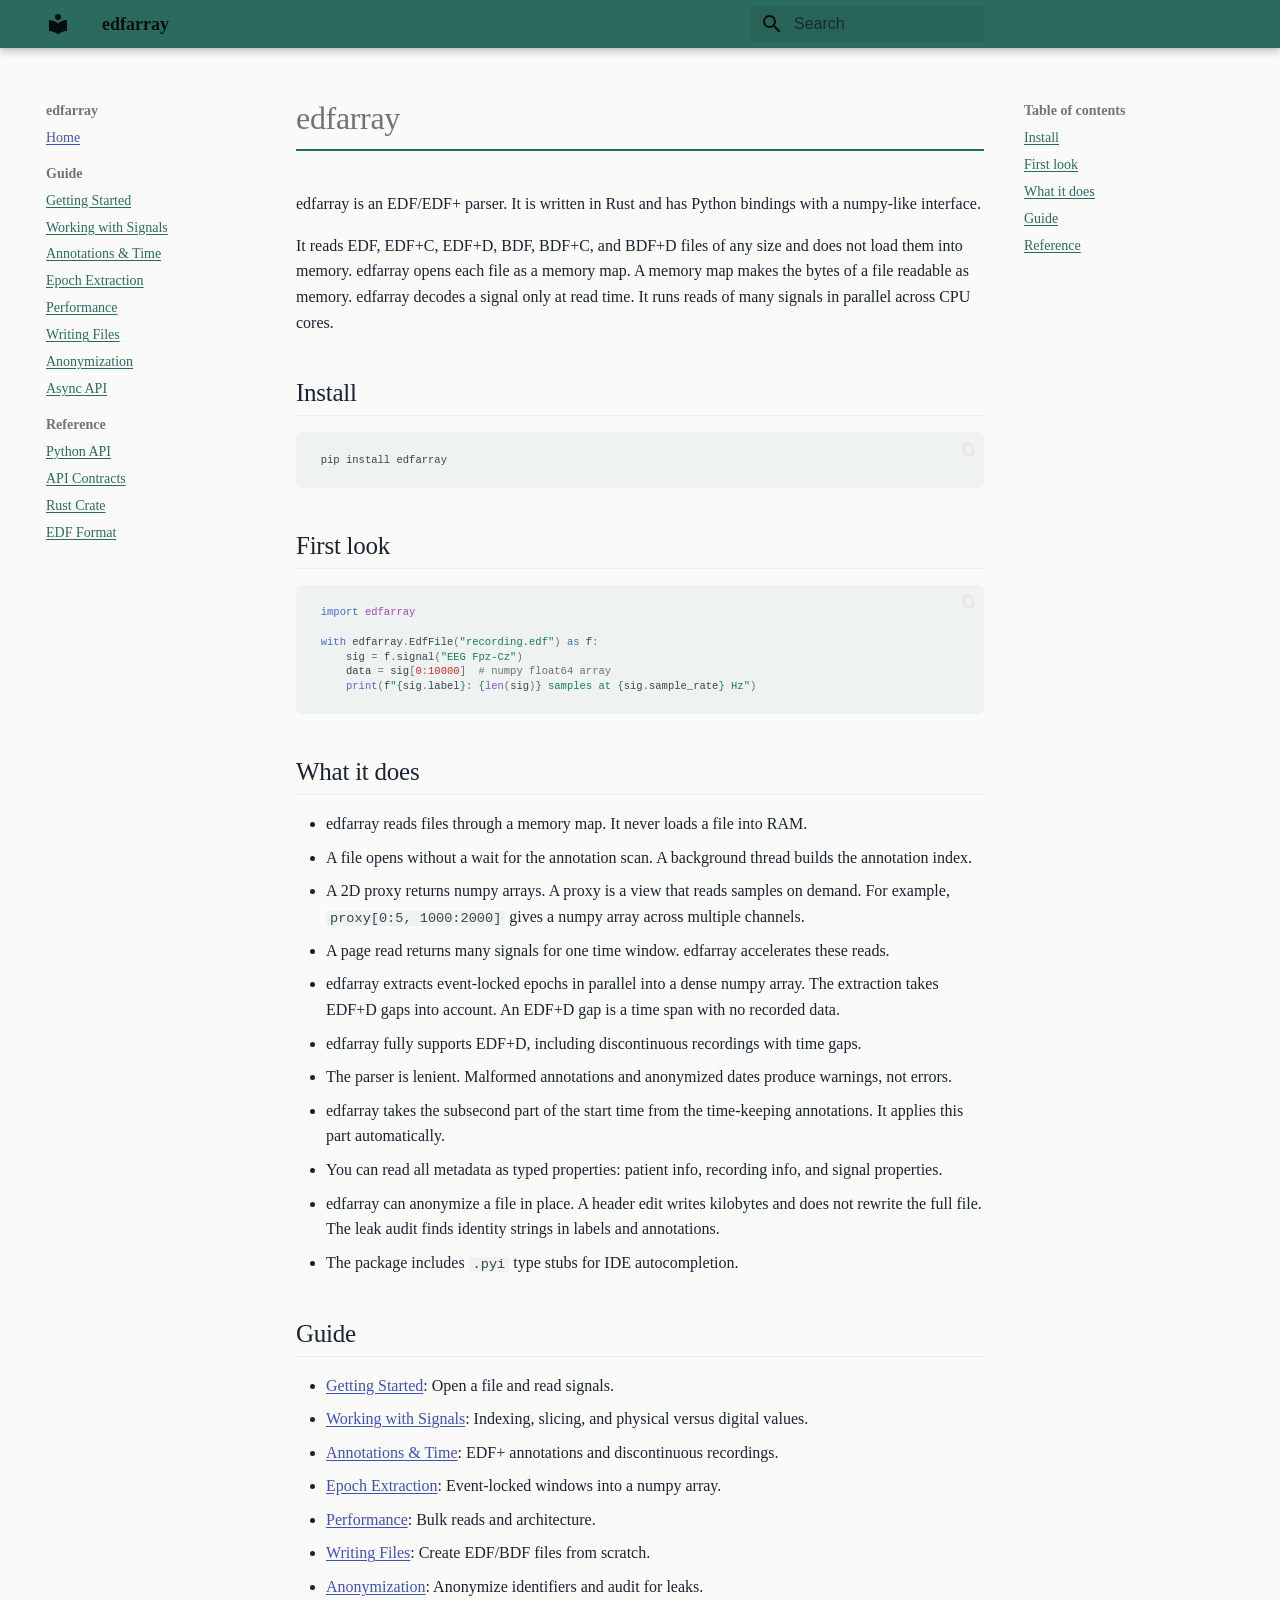
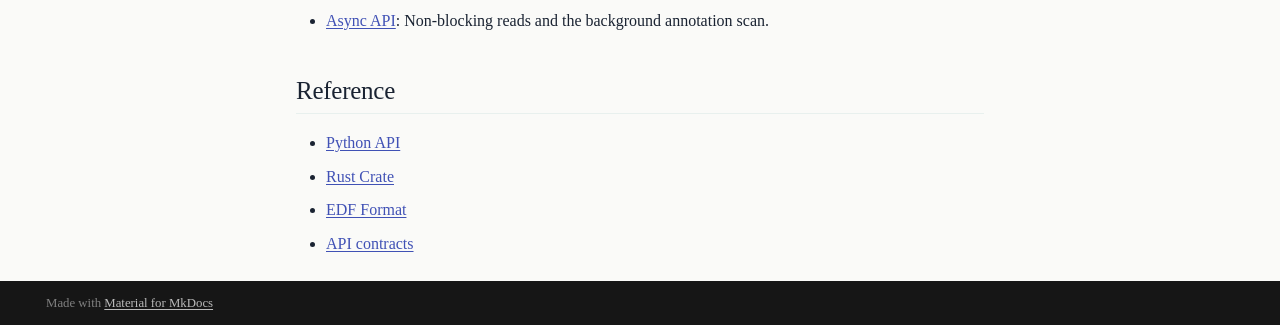
<file: index.html>
<!doctype html>
<html lang="en" class="no-js">
  <head>
    
      <meta charset="utf-8">
      <meta name="viewport" content="width=device-width,initial-scale=1">
      
        <meta name="description" content="An EDF/EDF+ parser written in Rust with numpy-like Python bindings">
      
      
      
      
      
        <link rel="next" href="guide/getting-started/">
      
      
        
      
      
      <link rel="icon" href="assets/images/favicon.png">
      <meta name="generator" content="mkdocs-1.6.1, mkdocs-material-9.7.5">
    
    
      
        <title>edfarray</title>
      
    
    
      <link rel="stylesheet" href="assets/stylesheets/main.484c7ddc.min.css">
      
        
        <link rel="stylesheet" href="assets/stylesheets/palette.ab4e12ef.min.css">
      
      


    
    
      
    
    
      
    
    
      <link rel="stylesheet" href="stylesheets/extra.css">
    
    <script>__md_scope=new URL(".",location),__md_hash=e=>[...e].reduce(((e,_)=>(e<<5)-e+_.charCodeAt(0)),0),__md_get=(e,_=localStorage,t=__md_scope)=>JSON.parse(_.getItem(t.pathname+"."+e)),__md_set=(e,_,t=localStorage,a=__md_scope)=>{try{t.setItem(a.pathname+"."+e,JSON.stringify(_))}catch(e){}}</script>
    
      

    
    
  </head>
  
  
    
    
    
    
    
    <body dir="ltr" data-md-color-scheme="default" data-md-color-primary="white" data-md-color-accent="teal">
  
    
    <input class="md-toggle" data-md-toggle="drawer" type="checkbox" id="__drawer" autocomplete="off">
    <input class="md-toggle" data-md-toggle="search" type="checkbox" id="__search" autocomplete="off">
    <label class="md-overlay" for="__drawer"></label>
    <div data-md-component="skip">
      
        
        <a href="#edfarray" class="md-skip">
          Skip to content
        </a>
      
    </div>
    <div data-md-component="announce">
      
    </div>
    
    
      

  

<header class="md-header md-header--shadow" data-md-component="header">
  <nav class="md-header__inner md-grid" aria-label="Header">
    <a href="." title="edfarray" class="md-header__button md-logo" aria-label="edfarray" data-md-component="logo">
      
  
  <svg xmlns="http://www.w3.org/2000/svg" viewBox="0 0 24 24"><path d="M12 8a3 3 0 0 0 3-3 3 3 0 0 0-3-3 3 3 0 0 0-3 3 3 3 0 0 0 3 3m0 3.54C9.64 9.35 6.5 8 3 8v11c3.5 0 6.64 1.35 9 3.54 2.36-2.19 5.5-3.54 9-3.54V8c-3.5 0-6.64 1.35-9 3.54"/></svg>

    </a>
    <label class="md-header__button md-icon" for="__drawer">
      
      <svg xmlns="http://www.w3.org/2000/svg" viewBox="0 0 24 24"><path d="M3 6h18v2H3zm0 5h18v2H3zm0 5h18v2H3z"/></svg>
    </label>
    <div class="md-header__title" data-md-component="header-title">
      <div class="md-header__ellipsis">
        <div class="md-header__topic">
          <span class="md-ellipsis">
            edfarray
          </span>
        </div>
        <div class="md-header__topic" data-md-component="header-topic">
          <span class="md-ellipsis">
            
              Home
            
          </span>
        </div>
      </div>
    </div>
    
      
    
    
    
    
      
      
        <label class="md-header__button md-icon" for="__search">
          
          <svg xmlns="http://www.w3.org/2000/svg" viewBox="0 0 24 24"><path d="M9.5 3A6.5 6.5 0 0 1 16 9.5c0 1.61-.59 3.09-1.56 4.23l.27.27h.79l5 5-1.5 1.5-5-5v-.79l-.27-.27A6.52 6.52 0 0 1 9.5 16 6.5 6.5 0 0 1 3 9.5 6.5 6.5 0 0 1 9.5 3m0 2C7 5 5 7 5 9.5S7 14 9.5 14 14 12 14 9.5 12 5 9.5 5"/></svg>
        </label>
        <div class="md-search" data-md-component="search" role="dialog">
  <label class="md-search__overlay" for="__search"></label>
  <div class="md-search__inner" role="search">
    <form class="md-search__form" name="search">
      <input type="text" class="md-search__input" name="query" aria-label="Search" placeholder="Search" autocapitalize="off" autocorrect="off" autocomplete="off" spellcheck="false" data-md-component="search-query" required>
      <label class="md-search__icon md-icon" for="__search">
        
        <svg xmlns="http://www.w3.org/2000/svg" viewBox="0 0 24 24"><path d="M9.5 3A6.5 6.5 0 0 1 16 9.5c0 1.61-.59 3.09-1.56 4.23l.27.27h.79l5 5-1.5 1.5-5-5v-.79l-.27-.27A6.52 6.52 0 0 1 9.5 16 6.5 6.5 0 0 1 3 9.5 6.5 6.5 0 0 1 9.5 3m0 2C7 5 5 7 5 9.5S7 14 9.5 14 14 12 14 9.5 12 5 9.5 5"/></svg>
        
        <svg xmlns="http://www.w3.org/2000/svg" viewBox="0 0 24 24"><path d="M20 11v2H8l5.5 5.5-1.42 1.42L4.16 12l7.92-7.92L13.5 5.5 8 11z"/></svg>
      </label>
      <nav class="md-search__options" aria-label="Search">
        
        <button type="reset" class="md-search__icon md-icon" title="Clear" aria-label="Clear" tabindex="-1">
          
          <svg xmlns="http://www.w3.org/2000/svg" viewBox="0 0 24 24"><path d="M19 6.41 17.59 5 12 10.59 6.41 5 5 6.41 10.59 12 5 17.59 6.41 19 12 13.41 17.59 19 19 17.59 13.41 12z"/></svg>
        </button>
      </nav>
      
    </form>
    <div class="md-search__output">
      <div class="md-search__scrollwrap" tabindex="0" data-md-scrollfix>
        <div class="md-search-result" data-md-component="search-result">
          <div class="md-search-result__meta">
            Initializing search
          </div>
          <ol class="md-search-result__list" role="presentation"></ol>
        </div>
      </div>
    </div>
  </div>
</div>
      
    
    
      <div class="md-header__source">
        <a href="https://github.com/bleemesser/edfarray" title="Go to repository" class="md-source" data-md-component="source">
  <div class="md-source__icon md-icon">
    
    <svg xmlns="http://www.w3.org/2000/svg" viewBox="0 0 448 512"><!--! Font Awesome Free 7.1.0 by @fontawesome - https://fontawesome.com License - https://fontawesome.com/license/free (Icons: CC BY 4.0, Fonts: SIL OFL 1.1, Code: MIT License) Copyright 2025 Fonticons, Inc.--><path d="M439.6 236.1 244 40.5c-5.4-5.5-12.8-8.5-20.4-8.5s-15 3-20.4 8.4L162.5 81l51.5 51.5c27.1-9.1 52.7 16.8 43.4 43.7l49.7 49.7c34.2-11.8 61.2 31 35.5 56.7-26.5 26.5-70.2-2.9-56-37.3L240.3 199v121.9c25.3 12.5 22.3 41.8 9.1 55-6.4 6.4-15.2 10.1-24.3 10.1s-17.8-3.6-24.3-10.1c-17.6-17.6-11.1-46.9 11.2-56v-123c-20.8-8.5-24.6-30.7-18.6-45L142.6 101 8.5 235.1C3 240.6 0 247.9 0 255.5s3 15 8.5 20.4l195.6 195.7c5.4 5.4 12.7 8.4 20.4 8.4s15-3 20.4-8.4l194.7-194.7c5.4-5.4 8.4-12.8 8.4-20.4s-3-15-8.4-20.4"/></svg>
  </div>
  <div class="md-source__repository">
    GitHub
  </div>
</a>
      </div>
    
  </nav>
  
</header>
    
    <div class="md-container" data-md-component="container">
      
      
        
          
        
      
      <main class="md-main" data-md-component="main">
        <div class="md-main__inner md-grid">
          
            
              
              <div class="md-sidebar md-sidebar--primary" data-md-component="sidebar" data-md-type="navigation" >
                <div class="md-sidebar__scrollwrap">
                  <div class="md-sidebar__inner">
                    



<nav class="md-nav md-nav--primary" aria-label="Navigation" data-md-level="0">
  <label class="md-nav__title" for="__drawer">
    <a href="." title="edfarray" class="md-nav__button md-logo" aria-label="edfarray" data-md-component="logo">
      
  
  <svg xmlns="http://www.w3.org/2000/svg" viewBox="0 0 24 24"><path d="M12 8a3 3 0 0 0 3-3 3 3 0 0 0-3-3 3 3 0 0 0-3 3 3 3 0 0 0 3 3m0 3.54C9.64 9.35 6.5 8 3 8v11c3.5 0 6.64 1.35 9 3.54 2.36-2.19 5.5-3.54 9-3.54V8c-3.5 0-6.64 1.35-9 3.54"/></svg>

    </a>
    edfarray
  </label>
  
    <div class="md-nav__source">
      <a href="https://github.com/bleemesser/edfarray" title="Go to repository" class="md-source" data-md-component="source">
  <div class="md-source__icon md-icon">
    
    <svg xmlns="http://www.w3.org/2000/svg" viewBox="0 0 448 512"><!--! Font Awesome Free 7.1.0 by @fontawesome - https://fontawesome.com License - https://fontawesome.com/license/free (Icons: CC BY 4.0, Fonts: SIL OFL 1.1, Code: MIT License) Copyright 2025 Fonticons, Inc.--><path d="M439.6 236.1 244 40.5c-5.4-5.5-12.8-8.5-20.4-8.5s-15 3-20.4 8.4L162.5 81l51.5 51.5c27.1-9.1 52.7 16.8 43.4 43.7l49.7 49.7c34.2-11.8 61.2 31 35.5 56.7-26.5 26.5-70.2-2.9-56-37.3L240.3 199v121.9c25.3 12.5 22.3 41.8 9.1 55-6.4 6.4-15.2 10.1-24.3 10.1s-17.8-3.6-24.3-10.1c-17.6-17.6-11.1-46.9 11.2-56v-123c-20.8-8.5-24.6-30.7-18.6-45L142.6 101 8.5 235.1C3 240.6 0 247.9 0 255.5s3 15 8.5 20.4l195.6 195.7c5.4 5.4 12.7 8.4 20.4 8.4s15-3 20.4-8.4l194.7-194.7c5.4-5.4 8.4-12.8 8.4-20.4s-3-15-8.4-20.4"/></svg>
  </div>
  <div class="md-source__repository">
    GitHub
  </div>
</a>
    </div>
  
  <ul class="md-nav__list" data-md-scrollfix>
    
      
      
  
  
    
  
  
  
    <li class="md-nav__item md-nav__item--active">
      
      <input class="md-nav__toggle md-toggle" type="checkbox" id="__toc">
      
      
        
      
      
        <label class="md-nav__link md-nav__link--active" for="__toc">
          
  
  
  <span class="md-ellipsis">
    
  
    Home
  

    
  </span>
  
  

          <span class="md-nav__icon md-icon"></span>
        </label>
      
      <a href="." class="md-nav__link md-nav__link--active">
        
  
  
  <span class="md-ellipsis">
    
  
    Home
  

    
  </span>
  
  

      </a>
      
        

<nav class="md-nav md-nav--secondary" aria-label="Table of contents">
  
  
  
    
  
  
    <label class="md-nav__title" for="__toc">
      <span class="md-nav__icon md-icon"></span>
      Table of contents
    </label>
    <ul class="md-nav__list" data-md-component="toc" data-md-scrollfix>
      
        <li class="md-nav__item">
  <a href="#install" class="md-nav__link">
    <span class="md-ellipsis">
      
        Install
      
    </span>
  </a>
  
</li>
      
        <li class="md-nav__item">
  <a href="#first-look" class="md-nav__link">
    <span class="md-ellipsis">
      
        First look
      
    </span>
  </a>
  
</li>
      
        <li class="md-nav__item">
  <a href="#what-it-does" class="md-nav__link">
    <span class="md-ellipsis">
      
        What it does
      
    </span>
  </a>
  
</li>
      
        <li class="md-nav__item">
  <a href="#guide" class="md-nav__link">
    <span class="md-ellipsis">
      
        Guide
      
    </span>
  </a>
  
</li>
      
        <li class="md-nav__item">
  <a href="#reference" class="md-nav__link">
    <span class="md-ellipsis">
      
        Reference
      
    </span>
  </a>
  
</li>
      
    </ul>
  
</nav>
      
    </li>
  

    
      
      
  
  
  
  
    
    
    
    
      
        
        
      
    
    
    <li class="md-nav__item md-nav__item--section md-nav__item--nested">
      
        
        
          
        
        <input class="md-nav__toggle md-toggle md-toggle--indeterminate" type="checkbox" id="__nav_2" >
        
          
          <label class="md-nav__link" for="__nav_2" id="__nav_2_label" tabindex="">
            
  
  
  <span class="md-ellipsis">
    
  
    Guide
  

    
  </span>
  
  

            <span class="md-nav__icon md-icon"></span>
          </label>
        
        <nav class="md-nav" data-md-level="1" aria-labelledby="__nav_2_label" aria-expanded="false">
          <label class="md-nav__title" for="__nav_2">
            <span class="md-nav__icon md-icon"></span>
            
  
    Guide
  

          </label>
          <ul class="md-nav__list" data-md-scrollfix>
            
              
                
  
  
  
  
    <li class="md-nav__item">
      <a href="guide/getting-started/" class="md-nav__link">
        
  
  
  <span class="md-ellipsis">
    
  
    Getting Started
  

    
  </span>
  
  

      </a>
    </li>
  

              
            
              
                
  
  
  
  
    <li class="md-nav__item">
      <a href="guide/signals/" class="md-nav__link">
        
  
  
  <span class="md-ellipsis">
    
  
    Working with Signals
  

    
  </span>
  
  

      </a>
    </li>
  

              
            
              
                
  
  
  
  
    <li class="md-nav__item">
      <a href="guide/annotations/" class="md-nav__link">
        
  
  
  <span class="md-ellipsis">
    
  
    Annotations & Time
  

    
  </span>
  
  

      </a>
    </li>
  

              
            
              
                
  
  
  
  
    <li class="md-nav__item">
      <a href="guide/epochs/" class="md-nav__link">
        
  
  
  <span class="md-ellipsis">
    
  
    Epoch Extraction
  

    
  </span>
  
  

      </a>
    </li>
  

              
            
              
                
  
  
  
  
    <li class="md-nav__item">
      <a href="guide/performance/" class="md-nav__link">
        
  
  
  <span class="md-ellipsis">
    
  
    Performance
  

    
  </span>
  
  

      </a>
    </li>
  

              
            
              
                
  
  
  
  
    <li class="md-nav__item">
      <a href="guide/writing/" class="md-nav__link">
        
  
  
  <span class="md-ellipsis">
    
  
    Writing Files
  

    
  </span>
  
  

      </a>
    </li>
  

              
            
              
                
  
  
  
  
    <li class="md-nav__item">
      <a href="guide/anonymization/" class="md-nav__link">
        
  
  
  <span class="md-ellipsis">
    
  
    Anonymization
  

    
  </span>
  
  

      </a>
    </li>
  

              
            
              
                
  
  
  
  
    <li class="md-nav__item">
      <a href="guide/async/" class="md-nav__link">
        
  
  
  <span class="md-ellipsis">
    
  
    Async API
  

    
  </span>
  
  

      </a>
    </li>
  

              
            
          </ul>
        </nav>
      
    </li>
  

    
      
      
  
  
  
  
    
    
    
    
      
        
        
      
    
    
    <li class="md-nav__item md-nav__item--section md-nav__item--nested">
      
        
        
          
        
        <input class="md-nav__toggle md-toggle md-toggle--indeterminate" type="checkbox" id="__nav_3" >
        
          
          <label class="md-nav__link" for="__nav_3" id="__nav_3_label" tabindex="">
            
  
  
  <span class="md-ellipsis">
    
  
    Reference
  

    
  </span>
  
  

            <span class="md-nav__icon md-icon"></span>
          </label>
        
        <nav class="md-nav" data-md-level="1" aria-labelledby="__nav_3_label" aria-expanded="false">
          <label class="md-nav__title" for="__nav_3">
            <span class="md-nav__icon md-icon"></span>
            
  
    Reference
  

          </label>
          <ul class="md-nav__list" data-md-scrollfix>
            
              
                
  
  
  
  
    <li class="md-nav__item">
      <a href="reference/python-api/" class="md-nav__link">
        
  
  
  <span class="md-ellipsis">
    
  
    Python API
  

    
  </span>
  
  

      </a>
    </li>
  

              
            
              
                
  
  
  
  
    <li class="md-nav__item">
      <a href="reference/contracts/" class="md-nav__link">
        
  
  
  <span class="md-ellipsis">
    
  
    API Contracts
  

    
  </span>
  
  

      </a>
    </li>
  

              
            
              
                
  
  
  
  
    <li class="md-nav__item">
      <a href="reference/rust-api/" class="md-nav__link">
        
  
  
  <span class="md-ellipsis">
    
  
    Rust Crate
  

    
  </span>
  
  

      </a>
    </li>
  

              
            
              
                
  
  
  
  
    <li class="md-nav__item">
      <a href="reference/edf-format/" class="md-nav__link">
        
  
  
  <span class="md-ellipsis">
    
  
    EDF Format
  

    
  </span>
  
  

      </a>
    </li>
  

              
            
          </ul>
        </nav>
      
    </li>
  

    
  </ul>
</nav>
                  </div>
                </div>
              </div>
            
            
              
              <div class="md-sidebar md-sidebar--secondary" data-md-component="sidebar" data-md-type="toc" >
                <div class="md-sidebar__scrollwrap">
                  <div class="md-sidebar__inner">
                    

<nav class="md-nav md-nav--secondary" aria-label="Table of contents">
  
  
  
    
  
  
    <label class="md-nav__title" for="__toc">
      <span class="md-nav__icon md-icon"></span>
      Table of contents
    </label>
    <ul class="md-nav__list" data-md-component="toc" data-md-scrollfix>
      
        <li class="md-nav__item">
  <a href="#install" class="md-nav__link">
    <span class="md-ellipsis">
      
        Install
      
    </span>
  </a>
  
</li>
      
        <li class="md-nav__item">
  <a href="#first-look" class="md-nav__link">
    <span class="md-ellipsis">
      
        First look
      
    </span>
  </a>
  
</li>
      
        <li class="md-nav__item">
  <a href="#what-it-does" class="md-nav__link">
    <span class="md-ellipsis">
      
        What it does
      
    </span>
  </a>
  
</li>
      
        <li class="md-nav__item">
  <a href="#guide" class="md-nav__link">
    <span class="md-ellipsis">
      
        Guide
      
    </span>
  </a>
  
</li>
      
        <li class="md-nav__item">
  <a href="#reference" class="md-nav__link">
    <span class="md-ellipsis">
      
        Reference
      
    </span>
  </a>
  
</li>
      
    </ul>
  
</nav>
                  </div>
                </div>
              </div>
            
          
          
            <div class="md-content" data-md-component="content">
              
              <article class="md-content__inner md-typeset">
                
                  


  
  


<h1 id="edfarray">edfarray<a class="headerlink" href="#edfarray" title="Permanent link">&para;</a></h1>
<p>edfarray is an EDF/EDF+ parser. It is written in Rust and has Python bindings with a numpy-like interface.</p>
<p>It reads EDF, EDF+C, EDF+D, BDF, BDF+C, and BDF+D files of any size and does not load them into memory. edfarray opens each file as a memory map. A memory map makes the bytes of a file readable as memory. edfarray decodes a signal only at read time. It runs reads of many signals in parallel across CPU cores.</p>
<h2 id="install">Install<a class="headerlink" href="#install" title="Permanent link">&para;</a></h2>
<div class="highlight"><pre><span></span><code><a id="__codelineno-0-1" name="__codelineno-0-1" href="#__codelineno-0-1"></a>pip<span class="w"> </span>install<span class="w"> </span>edfarray
</code></pre></div>
<h2 id="first-look">First look<a class="headerlink" href="#first-look" title="Permanent link">&para;</a></h2>
<div class="highlight"><pre><span></span><code><a id="__codelineno-1-1" name="__codelineno-1-1" href="#__codelineno-1-1"></a><span class="kn">import</span><span class="w"> </span><span class="nn">edfarray</span>
<a id="__codelineno-1-2" name="__codelineno-1-2" href="#__codelineno-1-2"></a>
<a id="__codelineno-1-3" name="__codelineno-1-3" href="#__codelineno-1-3"></a><span class="k">with</span> <span class="n">edfarray</span><span class="o">.</span><span class="n">EdfFile</span><span class="p">(</span><span class="s2">&quot;recording.edf&quot;</span><span class="p">)</span> <span class="k">as</span> <span class="n">f</span><span class="p">:</span>
<a id="__codelineno-1-4" name="__codelineno-1-4" href="#__codelineno-1-4"></a>    <span class="n">sig</span> <span class="o">=</span> <span class="n">f</span><span class="o">.</span><span class="n">signal</span><span class="p">(</span><span class="s2">&quot;EEG Fpz-Cz&quot;</span><span class="p">)</span>
<a id="__codelineno-1-5" name="__codelineno-1-5" href="#__codelineno-1-5"></a>    <span class="n">data</span> <span class="o">=</span> <span class="n">sig</span><span class="p">[</span><span class="mi">0</span><span class="p">:</span><span class="mi">10000</span><span class="p">]</span>  <span class="c1"># numpy float64 array</span>
<a id="__codelineno-1-6" name="__codelineno-1-6" href="#__codelineno-1-6"></a>    <span class="nb">print</span><span class="p">(</span><span class="sa">f</span><span class="s2">&quot;</span><span class="si">{</span><span class="n">sig</span><span class="o">.</span><span class="n">label</span><span class="si">}</span><span class="s2">: </span><span class="si">{</span><span class="nb">len</span><span class="p">(</span><span class="n">sig</span><span class="p">)</span><span class="si">}</span><span class="s2"> samples at </span><span class="si">{</span><span class="n">sig</span><span class="o">.</span><span class="n">sample_rate</span><span class="si">}</span><span class="s2"> Hz&quot;</span><span class="p">)</span>
</code></pre></div>
<h2 id="what-it-does">What it does<a class="headerlink" href="#what-it-does" title="Permanent link">&para;</a></h2>
<ul>
<li>edfarray reads files through a memory map. It never loads a file into RAM.</li>
<li>A file opens without a wait for the annotation scan. A background thread builds the annotation index.</li>
<li>A 2D proxy returns numpy arrays. A proxy is a view that reads samples on demand. For example, <code>proxy[0:5, 1000:2000]</code> gives a numpy array across multiple channels.</li>
<li>A page read returns many signals for one time window. edfarray accelerates these reads.</li>
<li>edfarray extracts event-locked epochs in parallel into a dense numpy array. The extraction takes EDF+D gaps into account. An EDF+D gap is a time span with no recorded data.</li>
<li>edfarray fully supports EDF+D, including discontinuous recordings with time gaps.</li>
<li>The parser is lenient. Malformed annotations and anonymized dates produce warnings, not errors.</li>
<li>edfarray takes the subsecond part of the start time from the time-keeping annotations. It applies this part automatically.</li>
<li>You can read all metadata as typed properties: patient info, recording info, and signal properties.</li>
<li>edfarray can anonymize a file in place. A header edit writes kilobytes and does not rewrite the full file. The leak audit finds identity strings in labels and annotations.</li>
<li>The package includes <code>.pyi</code> type stubs for IDE autocompletion.</li>
</ul>
<h2 id="guide">Guide<a class="headerlink" href="#guide" title="Permanent link">&para;</a></h2>
<ul>
<li><a href="guide/getting-started/">Getting Started</a>: Open a file and read signals.</li>
<li><a href="guide/signals/">Working with Signals</a>: Indexing, slicing, and physical versus digital values.</li>
<li><a href="guide/annotations/">Annotations &amp; Time</a>: EDF+ annotations and discontinuous recordings.</li>
<li><a href="guide/epochs/">Epoch Extraction</a>: Event-locked windows into a numpy array.</li>
<li><a href="guide/performance/">Performance</a>: Bulk reads and architecture.</li>
<li><a href="guide/writing/">Writing Files</a>: Create EDF/BDF files from scratch.</li>
<li><a href="guide/anonymization/">Anonymization</a>: Anonymize identifiers and audit for leaks.</li>
<li><a href="guide/async/">Async API</a>: Non-blocking reads and the background annotation scan.</li>
</ul>
<h2 id="reference">Reference<a class="headerlink" href="#reference" title="Permanent link">&para;</a></h2>
<ul>
<li><a href="reference/python-api/">Python API</a></li>
<li><a href="reference/rust-api/">Rust Crate</a></li>
<li><a href="reference/edf-format/">EDF Format</a></li>
<li><a href="reference/contracts/">API contracts</a></li>
</ul>












                
              </article>
            </div>
          
          
<script>var target=document.getElementById(location.hash.slice(1));target&&target.name&&(target.checked=target.name.startsWith("__tabbed_"))</script>
        </div>
        
      </main>
      
        <footer class="md-footer">
  
  <div class="md-footer-meta md-typeset">
    <div class="md-footer-meta__inner md-grid">
      <div class="md-copyright">
  
  
    Made with
    <a href="https://squidfunk.github.io/mkdocs-material/" target="_blank" rel="noopener">
      Material for MkDocs
    </a>
  
</div>
      
    </div>
  </div>
</footer>
      
    </div>
    <div class="md-dialog" data-md-component="dialog">
      <div class="md-dialog__inner md-typeset"></div>
    </div>
    
    
    
      
      
      <script id="__config" type="application/json">{"annotate": null, "base": ".", "features": ["navigation.sections", "navigation.expand", "content.code.copy", "search.highlight"], "search": "assets/javascripts/workers/search.2c215733.min.js", "tags": null, "translations": {"clipboard.copied": "Copied to clipboard", "clipboard.copy": "Copy to clipboard", "search.result.more.one": "1 more on this page", "search.result.more.other": "# more on this page", "search.result.none": "No matching documents", "search.result.one": "1 matching document", "search.result.other": "# matching documents", "search.result.placeholder": "Type to start searching", "search.result.term.missing": "Missing", "select.version": "Select version"}, "version": null}</script>
    
    
      <script src="assets/javascripts/bundle.79ae519e.min.js"></script>
      
    
  </body>
</html>
</file>
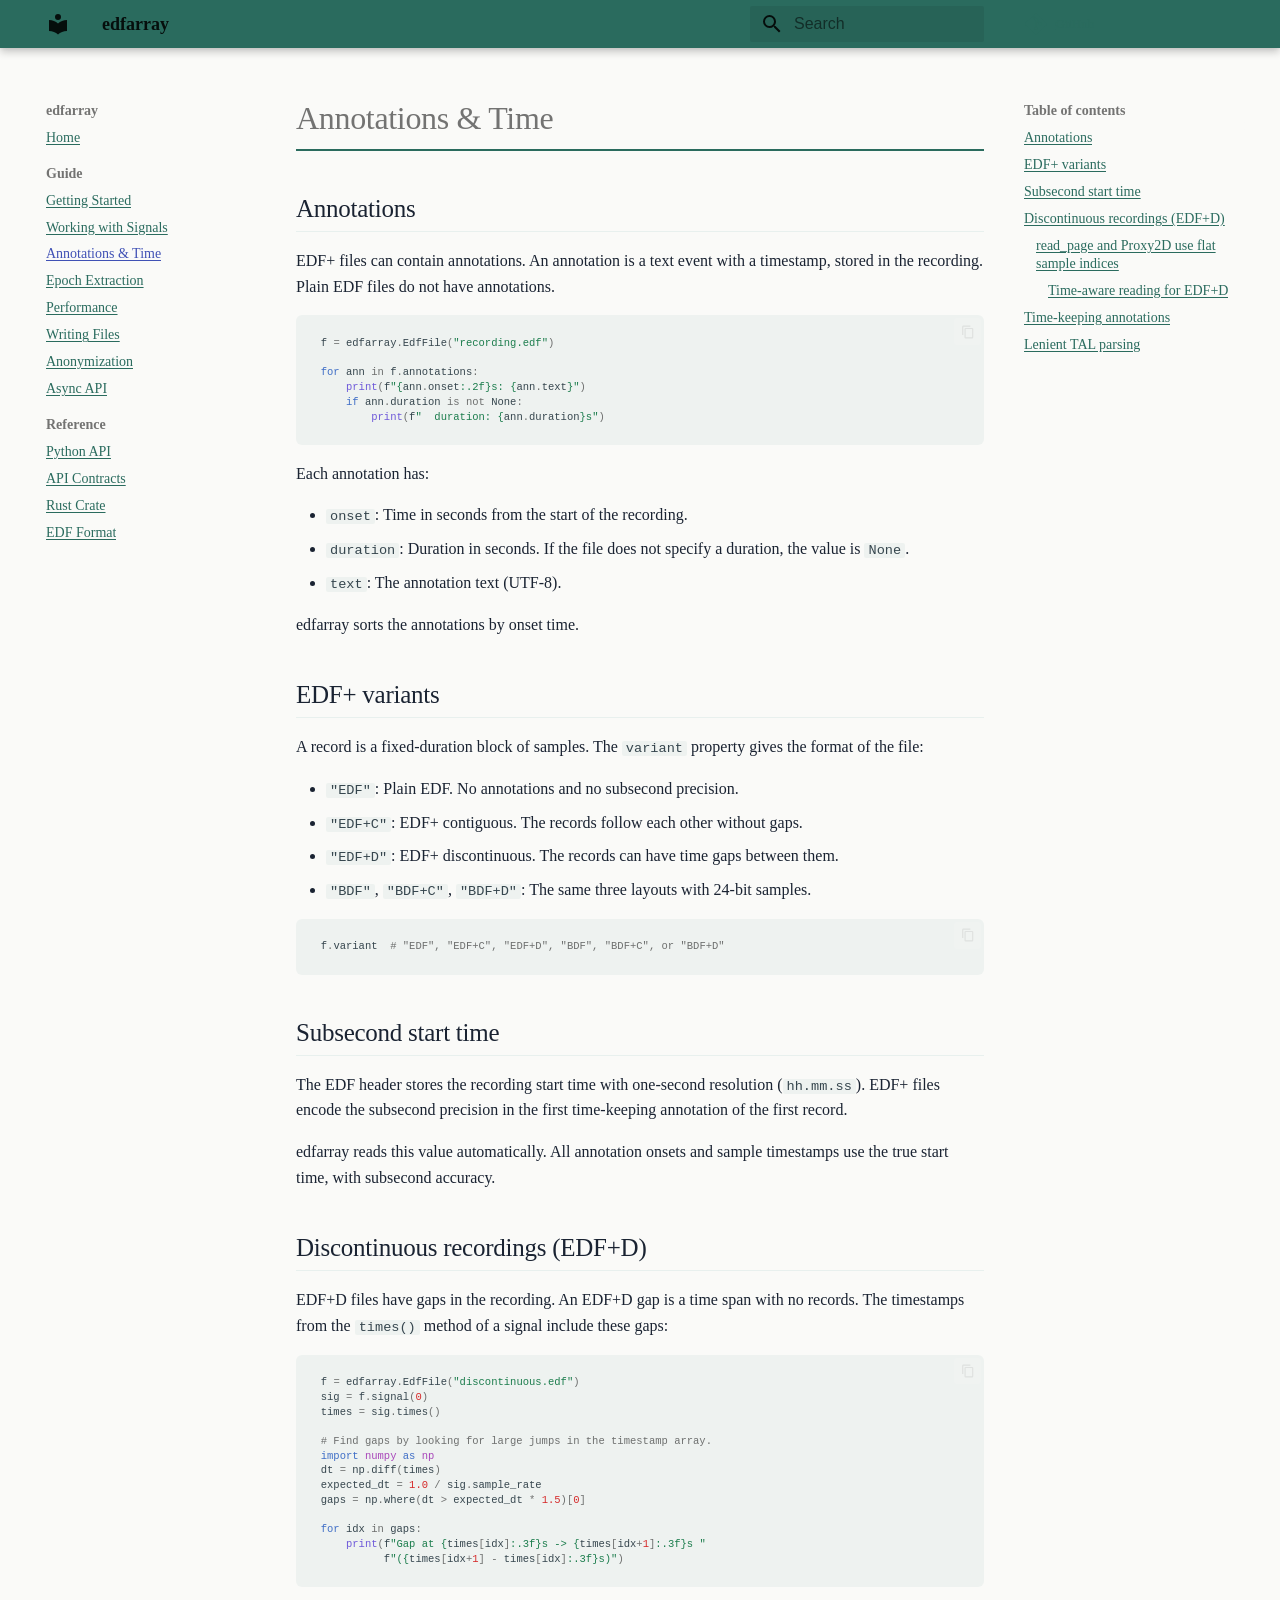
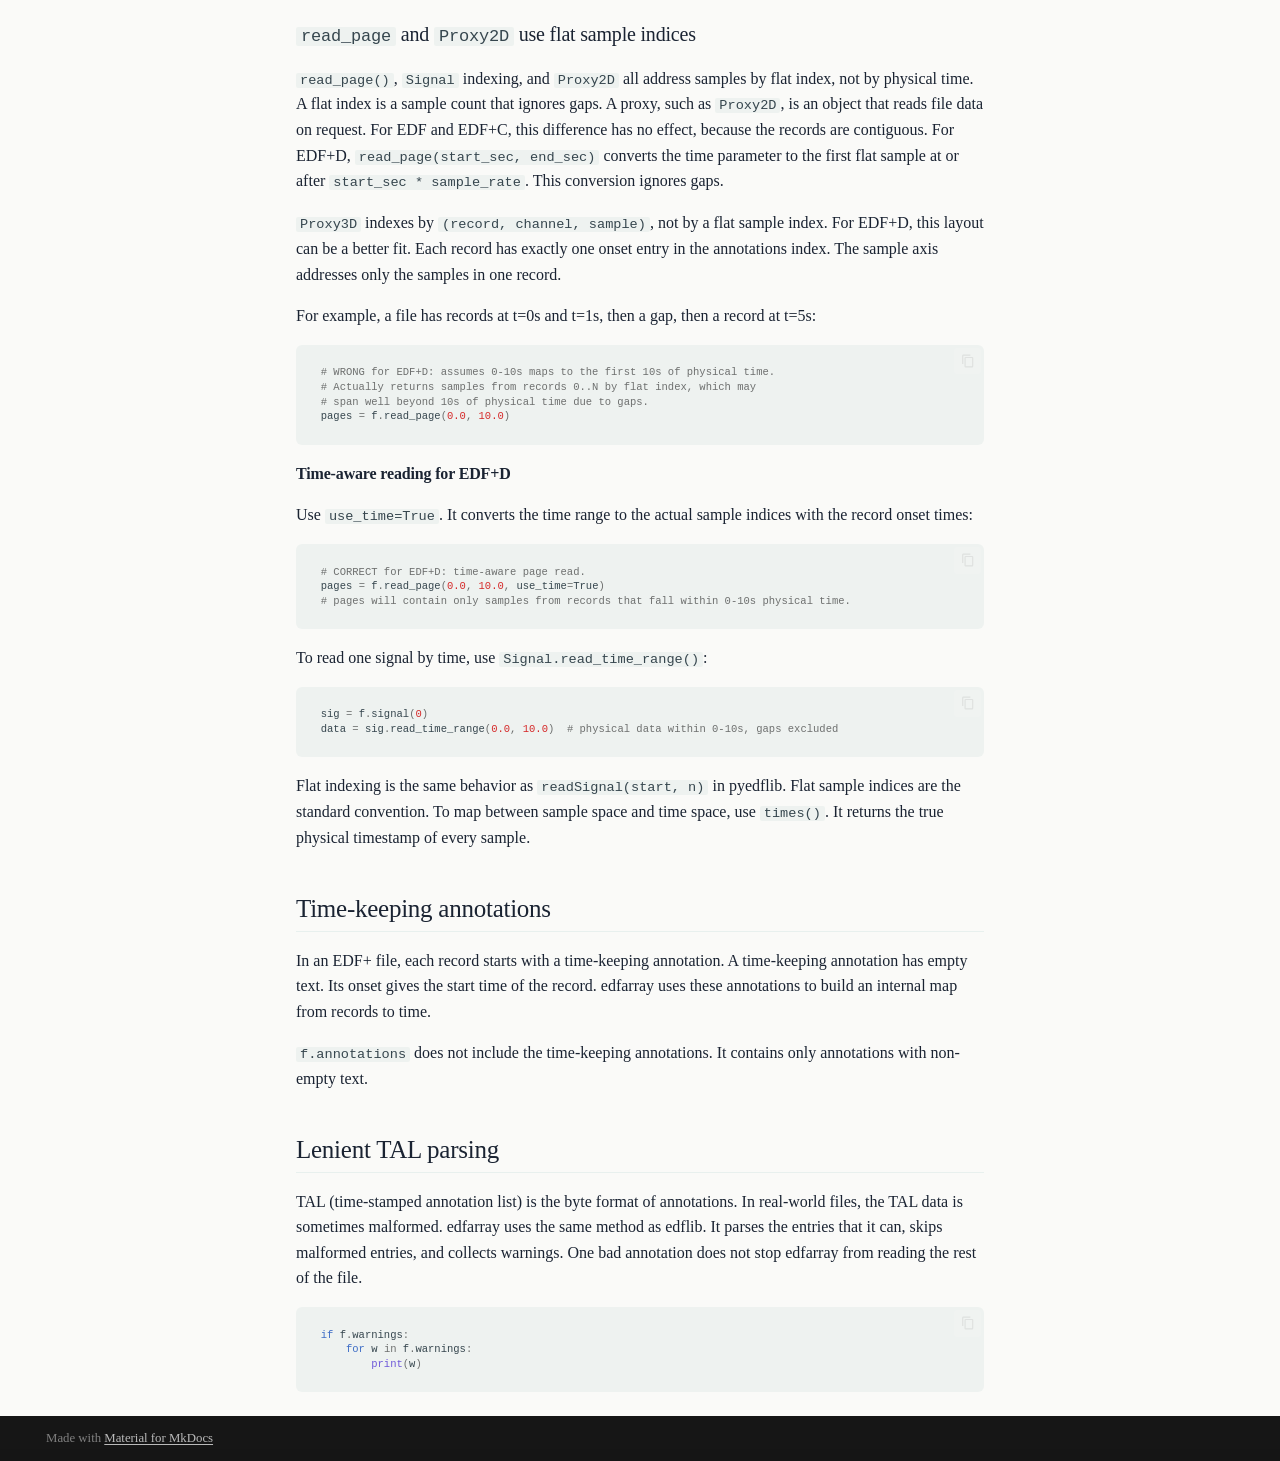
<file: guide/annotations/index.html>
<!doctype html>
<html lang="en" class="no-js">
  <head>
    
      <meta charset="utf-8">
      <meta name="viewport" content="width=device-width,initial-scale=1">
      
        <meta name="description" content="An EDF/EDF+ parser written in Rust with numpy-like Python bindings">
      
      
      
      
        <link rel="prev" href="../signals/">
      
      
        <link rel="next" href="../epochs/">
      
      
        
      
      
      <link rel="icon" href="../../assets/images/favicon.png">
      <meta name="generator" content="mkdocs-1.6.1, mkdocs-material-9.7.5">
    
    
      
        <title>Annotations & Time - edfarray</title>
      
    
    
      <link rel="stylesheet" href="../../assets/stylesheets/main.484c7ddc.min.css">
      
        
        <link rel="stylesheet" href="../../assets/stylesheets/palette.ab4e12ef.min.css">
      
      


    
    
      
    
    
      
    
    
      <link rel="stylesheet" href="../../stylesheets/extra.css">
    
    <script>__md_scope=new URL("../..",location),__md_hash=e=>[...e].reduce(((e,_)=>(e<<5)-e+_.charCodeAt(0)),0),__md_get=(e,_=localStorage,t=__md_scope)=>JSON.parse(_.getItem(t.pathname+"."+e)),__md_set=(e,_,t=localStorage,a=__md_scope)=>{try{t.setItem(a.pathname+"."+e,JSON.stringify(_))}catch(e){}}</script>
    
      

    
    
  </head>
  
  
    
    
    
    
    
    <body dir="ltr" data-md-color-scheme="default" data-md-color-primary="white" data-md-color-accent="teal">
  
    
    <input class="md-toggle" data-md-toggle="drawer" type="checkbox" id="__drawer" autocomplete="off">
    <input class="md-toggle" data-md-toggle="search" type="checkbox" id="__search" autocomplete="off">
    <label class="md-overlay" for="__drawer"></label>
    <div data-md-component="skip">
      
        
        <a href="#annotations-time" class="md-skip">
          Skip to content
        </a>
      
    </div>
    <div data-md-component="announce">
      
    </div>
    
    
      

  

<header class="md-header md-header--shadow" data-md-component="header">
  <nav class="md-header__inner md-grid" aria-label="Header">
    <a href="../.." title="edfarray" class="md-header__button md-logo" aria-label="edfarray" data-md-component="logo">
      
  
  <svg xmlns="http://www.w3.org/2000/svg" viewBox="0 0 24 24"><path d="M12 8a3 3 0 0 0 3-3 3 3 0 0 0-3-3 3 3 0 0 0-3 3 3 3 0 0 0 3 3m0 3.54C9.64 9.35 6.5 8 3 8v11c3.5 0 6.64 1.35 9 3.54 2.36-2.19 5.5-3.54 9-3.54V8c-3.5 0-6.64 1.35-9 3.54"/></svg>

    </a>
    <label class="md-header__button md-icon" for="__drawer">
      
      <svg xmlns="http://www.w3.org/2000/svg" viewBox="0 0 24 24"><path d="M3 6h18v2H3zm0 5h18v2H3zm0 5h18v2H3z"/></svg>
    </label>
    <div class="md-header__title" data-md-component="header-title">
      <div class="md-header__ellipsis">
        <div class="md-header__topic">
          <span class="md-ellipsis">
            edfarray
          </span>
        </div>
        <div class="md-header__topic" data-md-component="header-topic">
          <span class="md-ellipsis">
            
              Annotations & Time
            
          </span>
        </div>
      </div>
    </div>
    
      
    
    
    
    
      
      
        <label class="md-header__button md-icon" for="__search">
          
          <svg xmlns="http://www.w3.org/2000/svg" viewBox="0 0 24 24"><path d="M9.5 3A6.5 6.5 0 0 1 16 9.5c0 1.61-.59 3.09-1.56 4.23l.27.27h.79l5 5-1.5 1.5-5-5v-.79l-.27-.27A6.52 6.52 0 0 1 9.5 16 6.5 6.5 0 0 1 3 9.5 6.5 6.5 0 0 1 9.5 3m0 2C7 5 5 7 5 9.5S7 14 9.5 14 14 12 14 9.5 12 5 9.5 5"/></svg>
        </label>
        <div class="md-search" data-md-component="search" role="dialog">
  <label class="md-search__overlay" for="__search"></label>
  <div class="md-search__inner" role="search">
    <form class="md-search__form" name="search">
      <input type="text" class="md-search__input" name="query" aria-label="Search" placeholder="Search" autocapitalize="off" autocorrect="off" autocomplete="off" spellcheck="false" data-md-component="search-query" required>
      <label class="md-search__icon md-icon" for="__search">
        
        <svg xmlns="http://www.w3.org/2000/svg" viewBox="0 0 24 24"><path d="M9.5 3A6.5 6.5 0 0 1 16 9.5c0 1.61-.59 3.09-1.56 4.23l.27.27h.79l5 5-1.5 1.5-5-5v-.79l-.27-.27A6.52 6.52 0 0 1 9.5 16 6.5 6.5 0 0 1 3 9.5 6.5 6.5 0 0 1 9.5 3m0 2C7 5 5 7 5 9.5S7 14 9.5 14 14 12 14 9.5 12 5 9.5 5"/></svg>
        
        <svg xmlns="http://www.w3.org/2000/svg" viewBox="0 0 24 24"><path d="M20 11v2H8l5.5 5.5-1.42 1.42L4.16 12l7.92-7.92L13.5 5.5 8 11z"/></svg>
      </label>
      <nav class="md-search__options" aria-label="Search">
        
        <button type="reset" class="md-search__icon md-icon" title="Clear" aria-label="Clear" tabindex="-1">
          
          <svg xmlns="http://www.w3.org/2000/svg" viewBox="0 0 24 24"><path d="M19 6.41 17.59 5 12 10.59 6.41 5 5 6.41 10.59 12 5 17.59 6.41 19 12 13.41 17.59 19 19 17.59 13.41 12z"/></svg>
        </button>
      </nav>
      
    </form>
    <div class="md-search__output">
      <div class="md-search__scrollwrap" tabindex="0" data-md-scrollfix>
        <div class="md-search-result" data-md-component="search-result">
          <div class="md-search-result__meta">
            Initializing search
          </div>
          <ol class="md-search-result__list" role="presentation"></ol>
        </div>
      </div>
    </div>
  </div>
</div>
      
    
    
      <div class="md-header__source">
        <a href="https://github.com/bleemesser/edfarray" title="Go to repository" class="md-source" data-md-component="source">
  <div class="md-source__icon md-icon">
    
    <svg xmlns="http://www.w3.org/2000/svg" viewBox="0 0 448 512"><!--! Font Awesome Free 7.1.0 by @fontawesome - https://fontawesome.com License - https://fontawesome.com/license/free (Icons: CC BY 4.0, Fonts: SIL OFL 1.1, Code: MIT License) Copyright 2025 Fonticons, Inc.--><path d="M439.6 236.1 244 40.5c-5.4-5.5-12.8-8.5-20.4-8.5s-15 3-20.4 8.4L162.5 81l51.5 51.5c27.1-9.1 52.7 16.8 43.4 43.7l49.7 49.7c34.2-11.8 61.2 31 35.5 56.7-26.5 26.5-70.2-2.9-56-37.3L240.3 199v121.9c25.3 12.5 22.3 41.8 9.1 55-6.4 6.4-15.2 10.1-24.3 10.1s-17.8-3.6-24.3-10.1c-17.6-17.6-11.1-46.9 11.2-56v-123c-20.8-8.5-24.6-30.7-18.6-45L142.6 101 8.5 235.1C3 240.6 0 247.9 0 255.5s3 15 8.5 20.4l195.6 195.7c5.4 5.4 12.7 8.4 20.4 8.4s15-3 20.4-8.4l194.7-194.7c5.4-5.4 8.4-12.8 8.4-20.4s-3-15-8.4-20.4"/></svg>
  </div>
  <div class="md-source__repository">
    GitHub
  </div>
</a>
      </div>
    
  </nav>
  
</header>
    
    <div class="md-container" data-md-component="container">
      
      
        
          
        
      
      <main class="md-main" data-md-component="main">
        <div class="md-main__inner md-grid">
          
            
              
              <div class="md-sidebar md-sidebar--primary" data-md-component="sidebar" data-md-type="navigation" >
                <div class="md-sidebar__scrollwrap">
                  <div class="md-sidebar__inner">
                    



<nav class="md-nav md-nav--primary" aria-label="Navigation" data-md-level="0">
  <label class="md-nav__title" for="__drawer">
    <a href="../.." title="edfarray" class="md-nav__button md-logo" aria-label="edfarray" data-md-component="logo">
      
  
  <svg xmlns="http://www.w3.org/2000/svg" viewBox="0 0 24 24"><path d="M12 8a3 3 0 0 0 3-3 3 3 0 0 0-3-3 3 3 0 0 0-3 3 3 3 0 0 0 3 3m0 3.54C9.64 9.35 6.5 8 3 8v11c3.5 0 6.64 1.35 9 3.54 2.36-2.19 5.5-3.54 9-3.54V8c-3.5 0-6.64 1.35-9 3.54"/></svg>

    </a>
    edfarray
  </label>
  
    <div class="md-nav__source">
      <a href="https://github.com/bleemesser/edfarray" title="Go to repository" class="md-source" data-md-component="source">
  <div class="md-source__icon md-icon">
    
    <svg xmlns="http://www.w3.org/2000/svg" viewBox="0 0 448 512"><!--! Font Awesome Free 7.1.0 by @fontawesome - https://fontawesome.com License - https://fontawesome.com/license/free (Icons: CC BY 4.0, Fonts: SIL OFL 1.1, Code: MIT License) Copyright 2025 Fonticons, Inc.--><path d="M439.6 236.1 244 40.5c-5.4-5.5-12.8-8.5-20.4-8.5s-15 3-20.4 8.4L162.5 81l51.5 51.5c27.1-9.1 52.7 16.8 43.4 43.7l49.7 49.7c34.2-11.8 61.2 31 35.5 56.7-26.5 26.5-70.2-2.9-56-37.3L240.3 199v121.9c25.3 12.5 22.3 41.8 9.1 55-6.4 6.4-15.2 10.1-24.3 10.1s-17.8-3.6-24.3-10.1c-17.6-17.6-11.1-46.9 11.2-56v-123c-20.8-8.5-24.6-30.7-18.6-45L142.6 101 8.5 235.1C3 240.6 0 247.9 0 255.5s3 15 8.5 20.4l195.6 195.7c5.4 5.4 12.7 8.4 20.4 8.4s15-3 20.4-8.4l194.7-194.7c5.4-5.4 8.4-12.8 8.4-20.4s-3-15-8.4-20.4"/></svg>
  </div>
  <div class="md-source__repository">
    GitHub
  </div>
</a>
    </div>
  
  <ul class="md-nav__list" data-md-scrollfix>
    
      
      
  
  
  
  
    <li class="md-nav__item">
      <a href="../.." class="md-nav__link">
        
  
  
  <span class="md-ellipsis">
    
  
    Home
  

    
  </span>
  
  

      </a>
    </li>
  

    
      
      
  
  
    
  
  
  
    
    
    
    
      
        
        
      
    
    
    <li class="md-nav__item md-nav__item--active md-nav__item--section md-nav__item--nested">
      
        
        
        <input class="md-nav__toggle md-toggle " type="checkbox" id="__nav_2" checked>
        
          
          <label class="md-nav__link" for="__nav_2" id="__nav_2_label" tabindex="">
            
  
  
  <span class="md-ellipsis">
    
  
    Guide
  

    
  </span>
  
  

            <span class="md-nav__icon md-icon"></span>
          </label>
        
        <nav class="md-nav" data-md-level="1" aria-labelledby="__nav_2_label" aria-expanded="true">
          <label class="md-nav__title" for="__nav_2">
            <span class="md-nav__icon md-icon"></span>
            
  
    Guide
  

          </label>
          <ul class="md-nav__list" data-md-scrollfix>
            
              
                
  
  
  
  
    <li class="md-nav__item">
      <a href="../getting-started/" class="md-nav__link">
        
  
  
  <span class="md-ellipsis">
    
  
    Getting Started
  

    
  </span>
  
  

      </a>
    </li>
  

              
            
              
                
  
  
  
  
    <li class="md-nav__item">
      <a href="../signals/" class="md-nav__link">
        
  
  
  <span class="md-ellipsis">
    
  
    Working with Signals
  

    
  </span>
  
  

      </a>
    </li>
  

              
            
              
                
  
  
    
  
  
  
    <li class="md-nav__item md-nav__item--active">
      
      <input class="md-nav__toggle md-toggle" type="checkbox" id="__toc">
      
      
        
      
      
        <label class="md-nav__link md-nav__link--active" for="__toc">
          
  
  
  <span class="md-ellipsis">
    
  
    Annotations & Time
  

    
  </span>
  
  

          <span class="md-nav__icon md-icon"></span>
        </label>
      
      <a href="./" class="md-nav__link md-nav__link--active">
        
  
  
  <span class="md-ellipsis">
    
  
    Annotations & Time
  

    
  </span>
  
  

      </a>
      
        

<nav class="md-nav md-nav--secondary" aria-label="Table of contents">
  
  
  
    
  
  
    <label class="md-nav__title" for="__toc">
      <span class="md-nav__icon md-icon"></span>
      Table of contents
    </label>
    <ul class="md-nav__list" data-md-component="toc" data-md-scrollfix>
      
        <li class="md-nav__item">
  <a href="#annotations" class="md-nav__link">
    <span class="md-ellipsis">
      
        Annotations
      
    </span>
  </a>
  
</li>
      
        <li class="md-nav__item">
  <a href="#edf-variants" class="md-nav__link">
    <span class="md-ellipsis">
      
        EDF+ variants
      
    </span>
  </a>
  
</li>
      
        <li class="md-nav__item">
  <a href="#subsecond-start-time" class="md-nav__link">
    <span class="md-ellipsis">
      
        Subsecond start time
      
    </span>
  </a>
  
</li>
      
        <li class="md-nav__item">
  <a href="#discontinuous-recordings-edfd" class="md-nav__link">
    <span class="md-ellipsis">
      
        Discontinuous recordings (EDF+D)
      
    </span>
  </a>
  
    <nav class="md-nav" aria-label="Discontinuous recordings (EDF+D)">
      <ul class="md-nav__list">
        
          <li class="md-nav__item">
  <a href="#read_page-and-proxy2d-use-flat-sample-indices" class="md-nav__link">
    <span class="md-ellipsis">
      
        read_page and Proxy2D use flat sample indices
      
    </span>
  </a>
  
    <nav class="md-nav" aria-label="read_page and Proxy2D use flat sample indices">
      <ul class="md-nav__list">
        
          <li class="md-nav__item">
  <a href="#time-aware-reading-for-edfd" class="md-nav__link">
    <span class="md-ellipsis">
      
        Time-aware reading for EDF+D
      
    </span>
  </a>
  
</li>
        
      </ul>
    </nav>
  
</li>
        
      </ul>
    </nav>
  
</li>
      
        <li class="md-nav__item">
  <a href="#time-keeping-annotations" class="md-nav__link">
    <span class="md-ellipsis">
      
        Time-keeping annotations
      
    </span>
  </a>
  
</li>
      
        <li class="md-nav__item">
  <a href="#lenient-tal-parsing" class="md-nav__link">
    <span class="md-ellipsis">
      
        Lenient TAL parsing
      
    </span>
  </a>
  
</li>
      
    </ul>
  
</nav>
      
    </li>
  

              
            
              
                
  
  
  
  
    <li class="md-nav__item">
      <a href="../epochs/" class="md-nav__link">
        
  
  
  <span class="md-ellipsis">
    
  
    Epoch Extraction
  

    
  </span>
  
  

      </a>
    </li>
  

              
            
              
                
  
  
  
  
    <li class="md-nav__item">
      <a href="../performance/" class="md-nav__link">
        
  
  
  <span class="md-ellipsis">
    
  
    Performance
  

    
  </span>
  
  

      </a>
    </li>
  

              
            
              
                
  
  
  
  
    <li class="md-nav__item">
      <a href="../writing/" class="md-nav__link">
        
  
  
  <span class="md-ellipsis">
    
  
    Writing Files
  

    
  </span>
  
  

      </a>
    </li>
  

              
            
              
                
  
  
  
  
    <li class="md-nav__item">
      <a href="../anonymization/" class="md-nav__link">
        
  
  
  <span class="md-ellipsis">
    
  
    Anonymization
  

    
  </span>
  
  

      </a>
    </li>
  

              
            
              
                
  
  
  
  
    <li class="md-nav__item">
      <a href="../async/" class="md-nav__link">
        
  
  
  <span class="md-ellipsis">
    
  
    Async API
  

    
  </span>
  
  

      </a>
    </li>
  

              
            
          </ul>
        </nav>
      
    </li>
  

    
      
      
  
  
  
  
    
    
    
    
      
        
        
      
    
    
    <li class="md-nav__item md-nav__item--section md-nav__item--nested">
      
        
        
          
        
        <input class="md-nav__toggle md-toggle md-toggle--indeterminate" type="checkbox" id="__nav_3" >
        
          
          <label class="md-nav__link" for="__nav_3" id="__nav_3_label" tabindex="">
            
  
  
  <span class="md-ellipsis">
    
  
    Reference
  

    
  </span>
  
  

            <span class="md-nav__icon md-icon"></span>
          </label>
        
        <nav class="md-nav" data-md-level="1" aria-labelledby="__nav_3_label" aria-expanded="false">
          <label class="md-nav__title" for="__nav_3">
            <span class="md-nav__icon md-icon"></span>
            
  
    Reference
  

          </label>
          <ul class="md-nav__list" data-md-scrollfix>
            
              
                
  
  
  
  
    <li class="md-nav__item">
      <a href="../../reference/python-api/" class="md-nav__link">
        
  
  
  <span class="md-ellipsis">
    
  
    Python API
  

    
  </span>
  
  

      </a>
    </li>
  

              
            
              
                
  
  
  
  
    <li class="md-nav__item">
      <a href="../../reference/contracts/" class="md-nav__link">
        
  
  
  <span class="md-ellipsis">
    
  
    API Contracts
  

    
  </span>
  
  

      </a>
    </li>
  

              
            
              
                
  
  
  
  
    <li class="md-nav__item">
      <a href="../../reference/rust-api/" class="md-nav__link">
        
  
  
  <span class="md-ellipsis">
    
  
    Rust Crate
  

    
  </span>
  
  

      </a>
    </li>
  

              
            
              
                
  
  
  
  
    <li class="md-nav__item">
      <a href="../../reference/edf-format/" class="md-nav__link">
        
  
  
  <span class="md-ellipsis">
    
  
    EDF Format
  

    
  </span>
  
  

      </a>
    </li>
  

              
            
          </ul>
        </nav>
      
    </li>
  

    
  </ul>
</nav>
                  </div>
                </div>
              </div>
            
            
              
              <div class="md-sidebar md-sidebar--secondary" data-md-component="sidebar" data-md-type="toc" >
                <div class="md-sidebar__scrollwrap">
                  <div class="md-sidebar__inner">
                    

<nav class="md-nav md-nav--secondary" aria-label="Table of contents">
  
  
  
    
  
  
    <label class="md-nav__title" for="__toc">
      <span class="md-nav__icon md-icon"></span>
      Table of contents
    </label>
    <ul class="md-nav__list" data-md-component="toc" data-md-scrollfix>
      
        <li class="md-nav__item">
  <a href="#annotations" class="md-nav__link">
    <span class="md-ellipsis">
      
        Annotations
      
    </span>
  </a>
  
</li>
      
        <li class="md-nav__item">
  <a href="#edf-variants" class="md-nav__link">
    <span class="md-ellipsis">
      
        EDF+ variants
      
    </span>
  </a>
  
</li>
      
        <li class="md-nav__item">
  <a href="#subsecond-start-time" class="md-nav__link">
    <span class="md-ellipsis">
      
        Subsecond start time
      
    </span>
  </a>
  
</li>
      
        <li class="md-nav__item">
  <a href="#discontinuous-recordings-edfd" class="md-nav__link">
    <span class="md-ellipsis">
      
        Discontinuous recordings (EDF+D)
      
    </span>
  </a>
  
    <nav class="md-nav" aria-label="Discontinuous recordings (EDF+D)">
      <ul class="md-nav__list">
        
          <li class="md-nav__item">
  <a href="#read_page-and-proxy2d-use-flat-sample-indices" class="md-nav__link">
    <span class="md-ellipsis">
      
        read_page and Proxy2D use flat sample indices
      
    </span>
  </a>
  
    <nav class="md-nav" aria-label="read_page and Proxy2D use flat sample indices">
      <ul class="md-nav__list">
        
          <li class="md-nav__item">
  <a href="#time-aware-reading-for-edfd" class="md-nav__link">
    <span class="md-ellipsis">
      
        Time-aware reading for EDF+D
      
    </span>
  </a>
  
</li>
        
      </ul>
    </nav>
  
</li>
        
      </ul>
    </nav>
  
</li>
      
        <li class="md-nav__item">
  <a href="#time-keeping-annotations" class="md-nav__link">
    <span class="md-ellipsis">
      
        Time-keeping annotations
      
    </span>
  </a>
  
</li>
      
        <li class="md-nav__item">
  <a href="#lenient-tal-parsing" class="md-nav__link">
    <span class="md-ellipsis">
      
        Lenient TAL parsing
      
    </span>
  </a>
  
</li>
      
    </ul>
  
</nav>
                  </div>
                </div>
              </div>
            
          
          
            <div class="md-content" data-md-component="content">
              
              <article class="md-content__inner md-typeset">
                
                  


  
  


<h1 id="annotations-time">Annotations &amp; Time<a class="headerlink" href="#annotations-time" title="Permanent link">&para;</a></h1>
<h2 id="annotations">Annotations<a class="headerlink" href="#annotations" title="Permanent link">&para;</a></h2>
<p>EDF+ files can contain annotations. An annotation is a text event with a timestamp, stored in the recording. Plain EDF files do not have annotations.</p>
<div class="highlight"><pre><span></span><code><a id="__codelineno-0-1" name="__codelineno-0-1" href="#__codelineno-0-1"></a><span class="n">f</span> <span class="o">=</span> <span class="n">edfarray</span><span class="o">.</span><span class="n">EdfFile</span><span class="p">(</span><span class="s2">&quot;recording.edf&quot;</span><span class="p">)</span>
<a id="__codelineno-0-2" name="__codelineno-0-2" href="#__codelineno-0-2"></a>
<a id="__codelineno-0-3" name="__codelineno-0-3" href="#__codelineno-0-3"></a><span class="k">for</span> <span class="n">ann</span> <span class="ow">in</span> <span class="n">f</span><span class="o">.</span><span class="n">annotations</span><span class="p">:</span>
<a id="__codelineno-0-4" name="__codelineno-0-4" href="#__codelineno-0-4"></a>    <span class="nb">print</span><span class="p">(</span><span class="sa">f</span><span class="s2">&quot;</span><span class="si">{</span><span class="n">ann</span><span class="o">.</span><span class="n">onset</span><span class="si">:</span><span class="s2">.2f</span><span class="si">}</span><span class="s2">s: </span><span class="si">{</span><span class="n">ann</span><span class="o">.</span><span class="n">text</span><span class="si">}</span><span class="s2">&quot;</span><span class="p">)</span>
<a id="__codelineno-0-5" name="__codelineno-0-5" href="#__codelineno-0-5"></a>    <span class="k">if</span> <span class="n">ann</span><span class="o">.</span><span class="n">duration</span> <span class="ow">is</span> <span class="ow">not</span> <span class="kc">None</span><span class="p">:</span>
<a id="__codelineno-0-6" name="__codelineno-0-6" href="#__codelineno-0-6"></a>        <span class="nb">print</span><span class="p">(</span><span class="sa">f</span><span class="s2">&quot;  duration: </span><span class="si">{</span><span class="n">ann</span><span class="o">.</span><span class="n">duration</span><span class="si">}</span><span class="s2">s&quot;</span><span class="p">)</span>
</code></pre></div>
<p>Each annotation has:</p>
<ul>
<li><code>onset</code>: Time in seconds from the start of the recording.</li>
<li><code>duration</code>: Duration in seconds. If the file does not specify a duration, the value is <code>None</code>.</li>
<li><code>text</code>: The annotation text (UTF-8).</li>
</ul>
<p>edfarray sorts the annotations by onset time.</p>
<h2 id="edf-variants">EDF+ variants<a class="headerlink" href="#edf-variants" title="Permanent link">&para;</a></h2>
<p>A record is a fixed-duration block of samples. The <code>variant</code> property gives the format of the file:</p>
<ul>
<li><code>"EDF"</code>: Plain EDF. No annotations and no subsecond precision.</li>
<li><code>"EDF+C"</code>: EDF+ contiguous. The records follow each other without gaps.</li>
<li><code>"EDF+D"</code>: EDF+ discontinuous. The records can have time gaps between them.</li>
<li><code>"BDF"</code>, <code>"BDF+C"</code>, <code>"BDF+D"</code>: The same three layouts with 24-bit samples.</li>
</ul>
<div class="highlight"><pre><span></span><code><a id="__codelineno-1-1" name="__codelineno-1-1" href="#__codelineno-1-1"></a><span class="n">f</span><span class="o">.</span><span class="n">variant</span>  <span class="c1"># &quot;EDF&quot;, &quot;EDF+C&quot;, &quot;EDF+D&quot;, &quot;BDF&quot;, &quot;BDF+C&quot;, or &quot;BDF+D&quot;</span>
</code></pre></div>
<h2 id="subsecond-start-time">Subsecond start time<a class="headerlink" href="#subsecond-start-time" title="Permanent link">&para;</a></h2>
<p>The EDF header stores the recording start time with one-second resolution (<code>hh.mm.ss</code>). EDF+ files encode the subsecond precision in the first time-keeping annotation of the first record.</p>
<p>edfarray reads this value automatically. All annotation onsets and sample timestamps use the true start time, with subsecond accuracy.</p>
<h2 id="discontinuous-recordings-edfd">Discontinuous recordings (EDF+D)<a class="headerlink" href="#discontinuous-recordings-edfd" title="Permanent link">&para;</a></h2>
<p>EDF+D files have gaps in the recording. An EDF+D gap is a time span with no records. The timestamps from the <code>times()</code> method of a signal include these gaps:</p>
<div class="highlight"><pre><span></span><code><a id="__codelineno-2-1" name="__codelineno-2-1" href="#__codelineno-2-1"></a><span class="n">f</span> <span class="o">=</span> <span class="n">edfarray</span><span class="o">.</span><span class="n">EdfFile</span><span class="p">(</span><span class="s2">&quot;discontinuous.edf&quot;</span><span class="p">)</span>
<a id="__codelineno-2-2" name="__codelineno-2-2" href="#__codelineno-2-2"></a><span class="n">sig</span> <span class="o">=</span> <span class="n">f</span><span class="o">.</span><span class="n">signal</span><span class="p">(</span><span class="mi">0</span><span class="p">)</span>
<a id="__codelineno-2-3" name="__codelineno-2-3" href="#__codelineno-2-3"></a><span class="n">times</span> <span class="o">=</span> <span class="n">sig</span><span class="o">.</span><span class="n">times</span><span class="p">()</span>
<a id="__codelineno-2-4" name="__codelineno-2-4" href="#__codelineno-2-4"></a>
<a id="__codelineno-2-5" name="__codelineno-2-5" href="#__codelineno-2-5"></a><span class="c1"># Find gaps by looking for large jumps in the timestamp array.</span>
<a id="__codelineno-2-6" name="__codelineno-2-6" href="#__codelineno-2-6"></a><span class="kn">import</span><span class="w"> </span><span class="nn">numpy</span><span class="w"> </span><span class="k">as</span><span class="w"> </span><span class="nn">np</span>
<a id="__codelineno-2-7" name="__codelineno-2-7" href="#__codelineno-2-7"></a><span class="n">dt</span> <span class="o">=</span> <span class="n">np</span><span class="o">.</span><span class="n">diff</span><span class="p">(</span><span class="n">times</span><span class="p">)</span>
<a id="__codelineno-2-8" name="__codelineno-2-8" href="#__codelineno-2-8"></a><span class="n">expected_dt</span> <span class="o">=</span> <span class="mf">1.0</span> <span class="o">/</span> <span class="n">sig</span><span class="o">.</span><span class="n">sample_rate</span>
<a id="__codelineno-2-9" name="__codelineno-2-9" href="#__codelineno-2-9"></a><span class="n">gaps</span> <span class="o">=</span> <span class="n">np</span><span class="o">.</span><span class="n">where</span><span class="p">(</span><span class="n">dt</span> <span class="o">&gt;</span> <span class="n">expected_dt</span> <span class="o">*</span> <span class="mf">1.5</span><span class="p">)[</span><span class="mi">0</span><span class="p">]</span>
<a id="__codelineno-2-10" name="__codelineno-2-10" href="#__codelineno-2-10"></a>
<a id="__codelineno-2-11" name="__codelineno-2-11" href="#__codelineno-2-11"></a><span class="k">for</span> <span class="n">idx</span> <span class="ow">in</span> <span class="n">gaps</span><span class="p">:</span>
<a id="__codelineno-2-12" name="__codelineno-2-12" href="#__codelineno-2-12"></a>    <span class="nb">print</span><span class="p">(</span><span class="sa">f</span><span class="s2">&quot;Gap at </span><span class="si">{</span><span class="n">times</span><span class="p">[</span><span class="n">idx</span><span class="p">]</span><span class="si">:</span><span class="s2">.3f</span><span class="si">}</span><span class="s2">s -&gt; </span><span class="si">{</span><span class="n">times</span><span class="p">[</span><span class="n">idx</span><span class="o">+</span><span class="mi">1</span><span class="p">]</span><span class="si">:</span><span class="s2">.3f</span><span class="si">}</span><span class="s2">s &quot;</span>
<a id="__codelineno-2-13" name="__codelineno-2-13" href="#__codelineno-2-13"></a>          <span class="sa">f</span><span class="s2">&quot;(</span><span class="si">{</span><span class="n">times</span><span class="p">[</span><span class="n">idx</span><span class="o">+</span><span class="mi">1</span><span class="p">]</span><span class="w"> </span><span class="o">-</span><span class="w"> </span><span class="n">times</span><span class="p">[</span><span class="n">idx</span><span class="p">]</span><span class="si">:</span><span class="s2">.3f</span><span class="si">}</span><span class="s2">s)&quot;</span><span class="p">)</span>
</code></pre></div>
<h3 id="read_page-and-proxy2d-use-flat-sample-indices"><code>read_page</code> and <code>Proxy2D</code> use flat sample indices<a class="headerlink" href="#read_page-and-proxy2d-use-flat-sample-indices" title="Permanent link">&para;</a></h3>
<p><code>read_page()</code>, <code>Signal</code> indexing, and <code>Proxy2D</code> all address samples by flat index, not by physical time. A flat index is a sample count that ignores gaps. A proxy, such as <code>Proxy2D</code>, is an object that reads file data on request. For EDF and EDF+C, this difference has no effect, because the records are contiguous. For EDF+D, <code>read_page(start_sec, end_sec)</code> converts the time parameter to the first flat sample at or after <code>start_sec * sample_rate</code>. This conversion ignores gaps.</p>
<p><code>Proxy3D</code> indexes by <code>(record, channel, sample)</code>, not by a flat sample index. For EDF+D, this layout can be a better fit. Each record has exactly one onset entry in the annotations index. The sample axis addresses only the samples in one record.</p>
<p>For example, a file has records at t=0s and t=1s, then a gap, then a record at t=5s:</p>
<div class="highlight"><pre><span></span><code><a id="__codelineno-3-1" name="__codelineno-3-1" href="#__codelineno-3-1"></a><span class="c1"># WRONG for EDF+D: assumes 0-10s maps to the first 10s of physical time.</span>
<a id="__codelineno-3-2" name="__codelineno-3-2" href="#__codelineno-3-2"></a><span class="c1"># Actually returns samples from records 0..N by flat index, which may</span>
<a id="__codelineno-3-3" name="__codelineno-3-3" href="#__codelineno-3-3"></a><span class="c1"># span well beyond 10s of physical time due to gaps.</span>
<a id="__codelineno-3-4" name="__codelineno-3-4" href="#__codelineno-3-4"></a><span class="n">pages</span> <span class="o">=</span> <span class="n">f</span><span class="o">.</span><span class="n">read_page</span><span class="p">(</span><span class="mf">0.0</span><span class="p">,</span> <span class="mf">10.0</span><span class="p">)</span>
</code></pre></div>
<h4 id="time-aware-reading-for-edfd">Time-aware reading for EDF+D<a class="headerlink" href="#time-aware-reading-for-edfd" title="Permanent link">&para;</a></h4>
<p>Use <code>use_time=True</code>. It converts the time range to the actual sample indices with the record onset times:</p>
<div class="highlight"><pre><span></span><code><a id="__codelineno-4-1" name="__codelineno-4-1" href="#__codelineno-4-1"></a><span class="c1"># CORRECT for EDF+D: time-aware page read.</span>
<a id="__codelineno-4-2" name="__codelineno-4-2" href="#__codelineno-4-2"></a><span class="n">pages</span> <span class="o">=</span> <span class="n">f</span><span class="o">.</span><span class="n">read_page</span><span class="p">(</span><span class="mf">0.0</span><span class="p">,</span> <span class="mf">10.0</span><span class="p">,</span> <span class="n">use_time</span><span class="o">=</span><span class="kc">True</span><span class="p">)</span>
<a id="__codelineno-4-3" name="__codelineno-4-3" href="#__codelineno-4-3"></a><span class="c1"># pages will contain only samples from records that fall within 0-10s physical time.</span>
</code></pre></div>
<p>To read one signal by time, use <code>Signal.read_time_range()</code>:</p>
<div class="highlight"><pre><span></span><code><a id="__codelineno-5-1" name="__codelineno-5-1" href="#__codelineno-5-1"></a><span class="n">sig</span> <span class="o">=</span> <span class="n">f</span><span class="o">.</span><span class="n">signal</span><span class="p">(</span><span class="mi">0</span><span class="p">)</span>
<a id="__codelineno-5-2" name="__codelineno-5-2" href="#__codelineno-5-2"></a><span class="n">data</span> <span class="o">=</span> <span class="n">sig</span><span class="o">.</span><span class="n">read_time_range</span><span class="p">(</span><span class="mf">0.0</span><span class="p">,</span> <span class="mf">10.0</span><span class="p">)</span>  <span class="c1"># physical data within 0-10s, gaps excluded</span>
</code></pre></div>
<p>Flat indexing is the same behavior as <code>readSignal(start, n)</code> in pyedflib. Flat sample indices are the standard convention. To map between sample space and time space, use <code>times()</code>. It returns the true physical timestamp of every sample.</p>
<h2 id="time-keeping-annotations">Time-keeping annotations<a class="headerlink" href="#time-keeping-annotations" title="Permanent link">&para;</a></h2>
<p>In an EDF+ file, each record starts with a time-keeping annotation. A time-keeping annotation has empty text. Its onset gives the start time of the record. edfarray uses these annotations to build an internal map from records to time.</p>
<p><code>f.annotations</code> does not include the time-keeping annotations. It contains only annotations with non-empty text.</p>
<h2 id="lenient-tal-parsing">Lenient TAL parsing<a class="headerlink" href="#lenient-tal-parsing" title="Permanent link">&para;</a></h2>
<p>TAL (time-stamped annotation list) is the byte format of annotations. In real-world files, the TAL data is sometimes malformed. edfarray uses the same method as edflib. It parses the entries that it can, skips malformed entries, and collects warnings. One bad annotation does not stop edfarray from reading the rest of the file.</p>
<div class="highlight"><pre><span></span><code><a id="__codelineno-6-1" name="__codelineno-6-1" href="#__codelineno-6-1"></a><span class="k">if</span> <span class="n">f</span><span class="o">.</span><span class="n">warnings</span><span class="p">:</span>
<a id="__codelineno-6-2" name="__codelineno-6-2" href="#__codelineno-6-2"></a>    <span class="k">for</span> <span class="n">w</span> <span class="ow">in</span> <span class="n">f</span><span class="o">.</span><span class="n">warnings</span><span class="p">:</span>
<a id="__codelineno-6-3" name="__codelineno-6-3" href="#__codelineno-6-3"></a>        <span class="nb">print</span><span class="p">(</span><span class="n">w</span><span class="p">)</span>
</code></pre></div>












                
              </article>
            </div>
          
          
<script>var target=document.getElementById(location.hash.slice(1));target&&target.name&&(target.checked=target.name.startsWith("__tabbed_"))</script>
        </div>
        
      </main>
      
        <footer class="md-footer">
  
  <div class="md-footer-meta md-typeset">
    <div class="md-footer-meta__inner md-grid">
      <div class="md-copyright">
  
  
    Made with
    <a href="https://squidfunk.github.io/mkdocs-material/" target="_blank" rel="noopener">
      Material for MkDocs
    </a>
  
</div>
      
    </div>
  </div>
</footer>
      
    </div>
    <div class="md-dialog" data-md-component="dialog">
      <div class="md-dialog__inner md-typeset"></div>
    </div>
    
    
    
      
      
      <script id="__config" type="application/json">{"annotate": null, "base": "../..", "features": ["navigation.sections", "navigation.expand", "content.code.copy", "search.highlight"], "search": "../../assets/javascripts/workers/search.2c215733.min.js", "tags": null, "translations": {"clipboard.copied": "Copied to clipboard", "clipboard.copy": "Copy to clipboard", "search.result.more.one": "1 more on this page", "search.result.more.other": "# more on this page", "search.result.none": "No matching documents", "search.result.one": "1 matching document", "search.result.other": "# matching documents", "search.result.placeholder": "Type to start searching", "search.result.term.missing": "Missing", "select.version": "Select version"}, "version": null}</script>
    
    
      <script src="../../assets/javascripts/bundle.79ae519e.min.js"></script>
      
    
  </body>
</html>
</file>
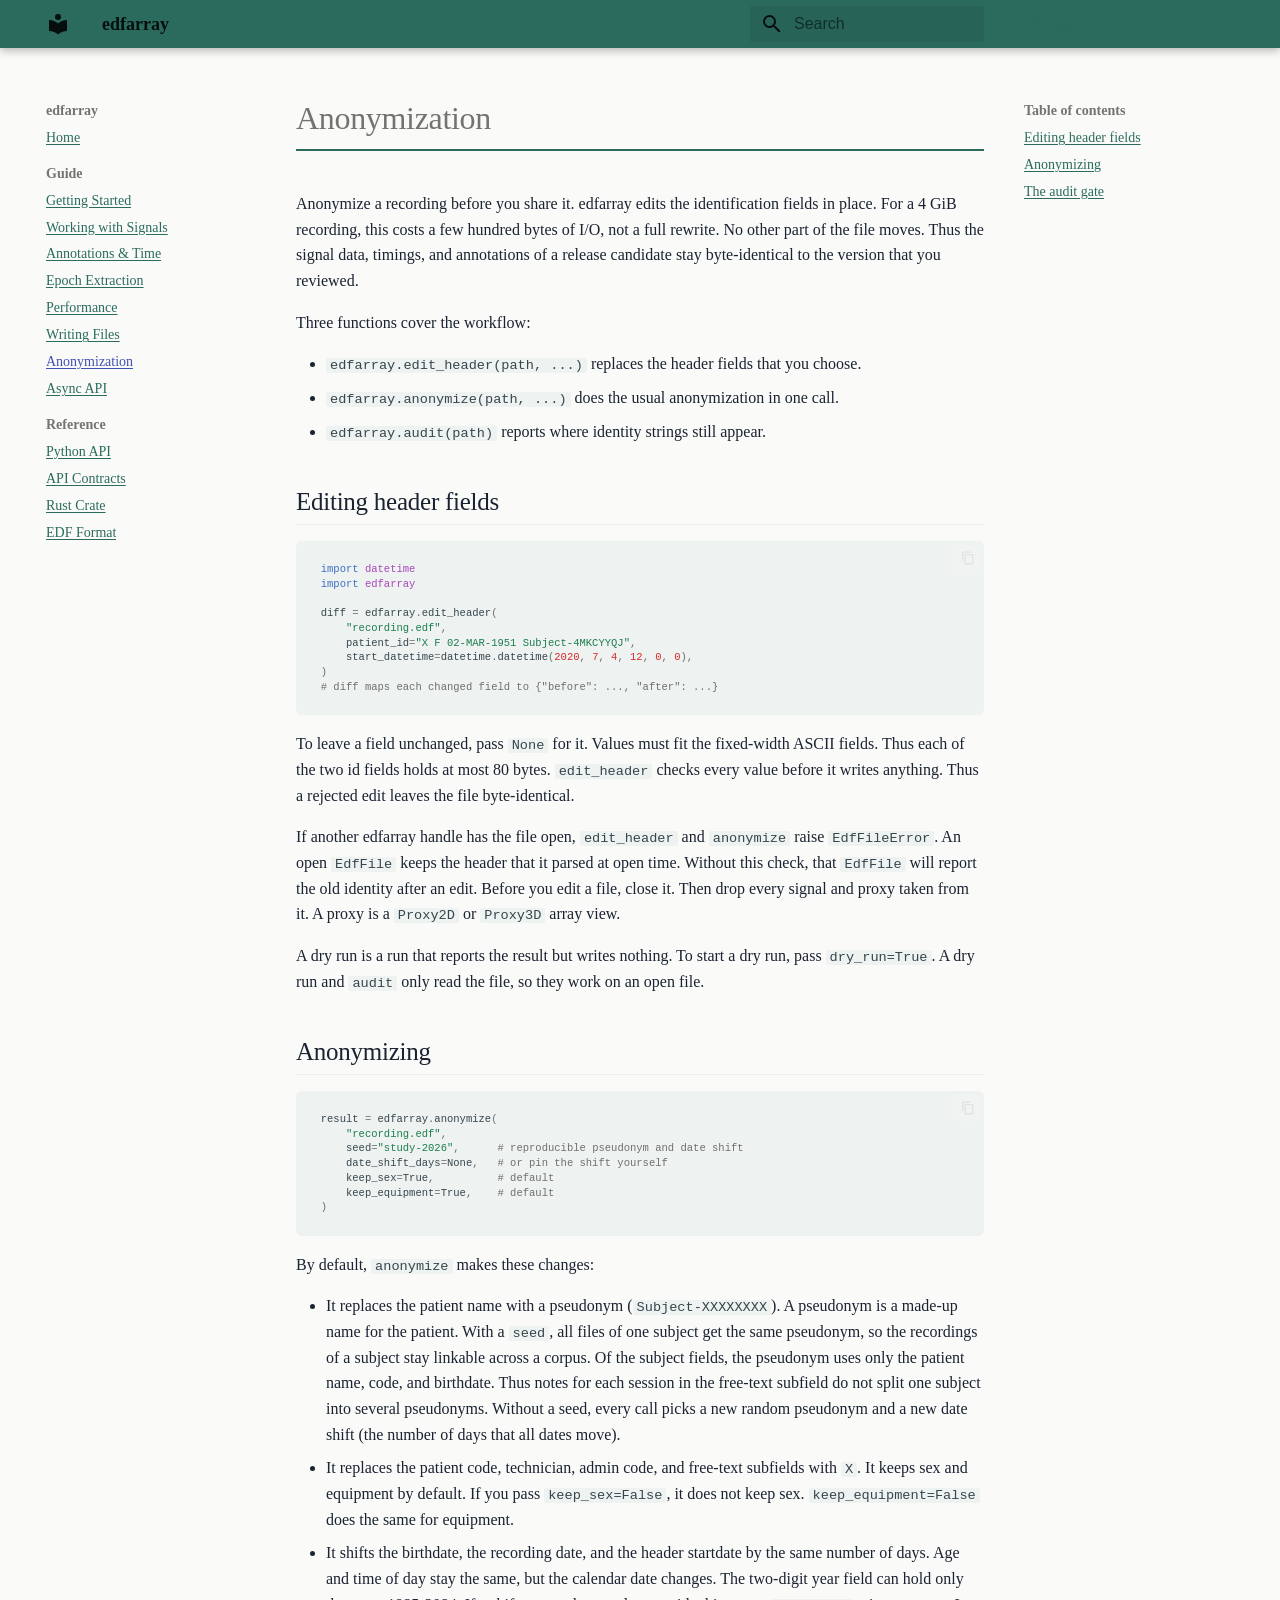
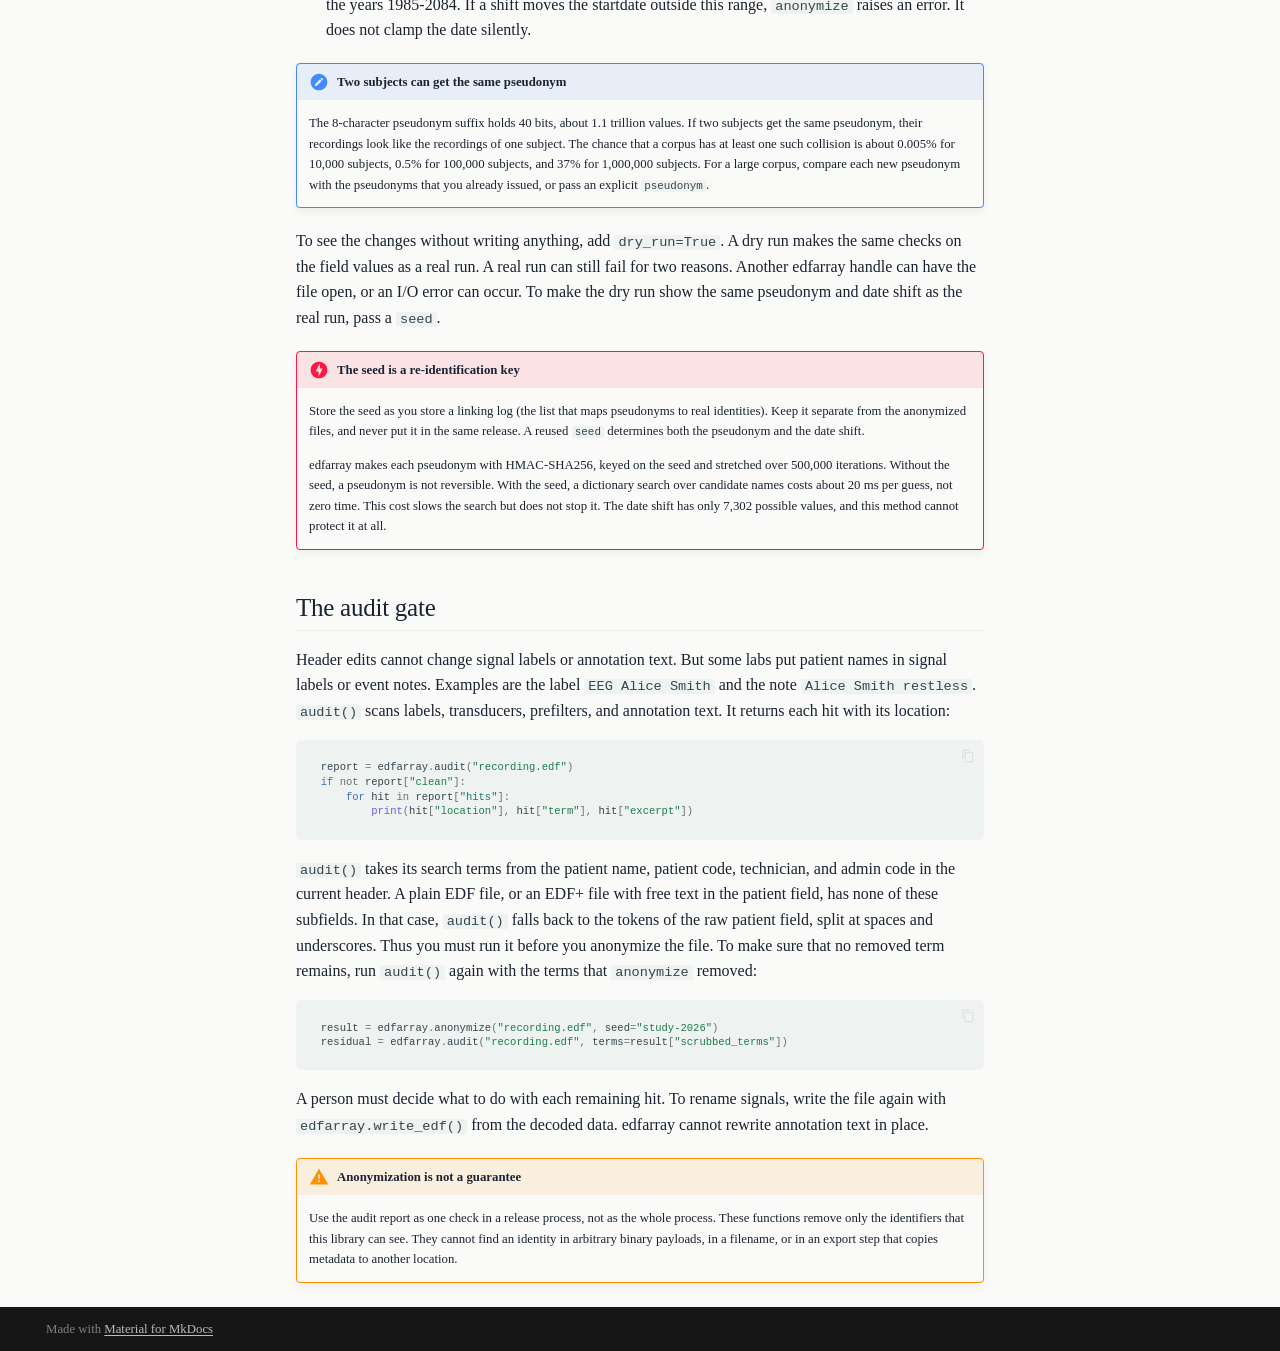
<file: guide/anonymization/index.html>
<!doctype html>
<html lang="en" class="no-js">
  <head>
    
      <meta charset="utf-8">
      <meta name="viewport" content="width=device-width,initial-scale=1">
      
        <meta name="description" content="An EDF/EDF+ parser written in Rust with numpy-like Python bindings">
      
      
      
      
        <link rel="prev" href="../writing/">
      
      
        <link rel="next" href="../async/">
      
      
        
      
      
      <link rel="icon" href="../../assets/images/favicon.png">
      <meta name="generator" content="mkdocs-1.6.1, mkdocs-material-9.7.5">
    
    
      
        <title>Anonymization - edfarray</title>
      
    
    
      <link rel="stylesheet" href="../../assets/stylesheets/main.484c7ddc.min.css">
      
        
        <link rel="stylesheet" href="../../assets/stylesheets/palette.ab4e12ef.min.css">
      
      


    
    
      
    
    
      
    
    
      <link rel="stylesheet" href="../../stylesheets/extra.css">
    
    <script>__md_scope=new URL("../..",location),__md_hash=e=>[...e].reduce(((e,_)=>(e<<5)-e+_.charCodeAt(0)),0),__md_get=(e,_=localStorage,t=__md_scope)=>JSON.parse(_.getItem(t.pathname+"."+e)),__md_set=(e,_,t=localStorage,a=__md_scope)=>{try{t.setItem(a.pathname+"."+e,JSON.stringify(_))}catch(e){}}</script>
    
      

    
    
  </head>
  
  
    
    
    
    
    
    <body dir="ltr" data-md-color-scheme="default" data-md-color-primary="white" data-md-color-accent="teal">
  
    
    <input class="md-toggle" data-md-toggle="drawer" type="checkbox" id="__drawer" autocomplete="off">
    <input class="md-toggle" data-md-toggle="search" type="checkbox" id="__search" autocomplete="off">
    <label class="md-overlay" for="__drawer"></label>
    <div data-md-component="skip">
      
        
        <a href="#anonymization" class="md-skip">
          Skip to content
        </a>
      
    </div>
    <div data-md-component="announce">
      
    </div>
    
    
      

  

<header class="md-header md-header--shadow" data-md-component="header">
  <nav class="md-header__inner md-grid" aria-label="Header">
    <a href="../.." title="edfarray" class="md-header__button md-logo" aria-label="edfarray" data-md-component="logo">
      
  
  <svg xmlns="http://www.w3.org/2000/svg" viewBox="0 0 24 24"><path d="M12 8a3 3 0 0 0 3-3 3 3 0 0 0-3-3 3 3 0 0 0-3 3 3 3 0 0 0 3 3m0 3.54C9.64 9.35 6.5 8 3 8v11c3.5 0 6.64 1.35 9 3.54 2.36-2.19 5.5-3.54 9-3.54V8c-3.5 0-6.64 1.35-9 3.54"/></svg>

    </a>
    <label class="md-header__button md-icon" for="__drawer">
      
      <svg xmlns="http://www.w3.org/2000/svg" viewBox="0 0 24 24"><path d="M3 6h18v2H3zm0 5h18v2H3zm0 5h18v2H3z"/></svg>
    </label>
    <div class="md-header__title" data-md-component="header-title">
      <div class="md-header__ellipsis">
        <div class="md-header__topic">
          <span class="md-ellipsis">
            edfarray
          </span>
        </div>
        <div class="md-header__topic" data-md-component="header-topic">
          <span class="md-ellipsis">
            
              Anonymization
            
          </span>
        </div>
      </div>
    </div>
    
      
    
    
    
    
      
      
        <label class="md-header__button md-icon" for="__search">
          
          <svg xmlns="http://www.w3.org/2000/svg" viewBox="0 0 24 24"><path d="M9.5 3A6.5 6.5 0 0 1 16 9.5c0 1.61-.59 3.09-1.56 4.23l.27.27h.79l5 5-1.5 1.5-5-5v-.79l-.27-.27A6.52 6.52 0 0 1 9.5 16 6.5 6.5 0 0 1 3 9.5 6.5 6.5 0 0 1 9.5 3m0 2C7 5 5 7 5 9.5S7 14 9.5 14 14 12 14 9.5 12 5 9.5 5"/></svg>
        </label>
        <div class="md-search" data-md-component="search" role="dialog">
  <label class="md-search__overlay" for="__search"></label>
  <div class="md-search__inner" role="search">
    <form class="md-search__form" name="search">
      <input type="text" class="md-search__input" name="query" aria-label="Search" placeholder="Search" autocapitalize="off" autocorrect="off" autocomplete="off" spellcheck="false" data-md-component="search-query" required>
      <label class="md-search__icon md-icon" for="__search">
        
        <svg xmlns="http://www.w3.org/2000/svg" viewBox="0 0 24 24"><path d="M9.5 3A6.5 6.5 0 0 1 16 9.5c0 1.61-.59 3.09-1.56 4.23l.27.27h.79l5 5-1.5 1.5-5-5v-.79l-.27-.27A6.52 6.52 0 0 1 9.5 16 6.5 6.5 0 0 1 3 9.5 6.5 6.5 0 0 1 9.5 3m0 2C7 5 5 7 5 9.5S7 14 9.5 14 14 12 14 9.5 12 5 9.5 5"/></svg>
        
        <svg xmlns="http://www.w3.org/2000/svg" viewBox="0 0 24 24"><path d="M20 11v2H8l5.5 5.5-1.42 1.42L4.16 12l7.92-7.92L13.5 5.5 8 11z"/></svg>
      </label>
      <nav class="md-search__options" aria-label="Search">
        
        <button type="reset" class="md-search__icon md-icon" title="Clear" aria-label="Clear" tabindex="-1">
          
          <svg xmlns="http://www.w3.org/2000/svg" viewBox="0 0 24 24"><path d="M19 6.41 17.59 5 12 10.59 6.41 5 5 6.41 10.59 12 5 17.59 6.41 19 12 13.41 17.59 19 19 17.59 13.41 12z"/></svg>
        </button>
      </nav>
      
    </form>
    <div class="md-search__output">
      <div class="md-search__scrollwrap" tabindex="0" data-md-scrollfix>
        <div class="md-search-result" data-md-component="search-result">
          <div class="md-search-result__meta">
            Initializing search
          </div>
          <ol class="md-search-result__list" role="presentation"></ol>
        </div>
      </div>
    </div>
  </div>
</div>
      
    
    
      <div class="md-header__source">
        <a href="https://github.com/bleemesser/edfarray" title="Go to repository" class="md-source" data-md-component="source">
  <div class="md-source__icon md-icon">
    
    <svg xmlns="http://www.w3.org/2000/svg" viewBox="0 0 448 512"><!--! Font Awesome Free 7.1.0 by @fontawesome - https://fontawesome.com License - https://fontawesome.com/license/free (Icons: CC BY 4.0, Fonts: SIL OFL 1.1, Code: MIT License) Copyright 2025 Fonticons, Inc.--><path d="M439.6 236.1 244 40.5c-5.4-5.5-12.8-8.5-20.4-8.5s-15 3-20.4 8.4L162.5 81l51.5 51.5c27.1-9.1 52.7 16.8 43.4 43.7l49.7 49.7c34.2-11.8 61.2 31 35.5 56.7-26.5 26.5-70.2-2.9-56-37.3L240.3 199v121.9c25.3 12.5 22.3 41.8 9.1 55-6.4 6.4-15.2 10.1-24.3 10.1s-17.8-3.6-24.3-10.1c-17.6-17.6-11.1-46.9 11.2-56v-123c-20.8-8.5-24.6-30.7-18.6-45L142.6 101 8.5 235.1C3 240.6 0 247.9 0 255.5s3 15 8.5 20.4l195.6 195.7c5.4 5.4 12.7 8.4 20.4 8.4s15-3 20.4-8.4l194.7-194.7c5.4-5.4 8.4-12.8 8.4-20.4s-3-15-8.4-20.4"/></svg>
  </div>
  <div class="md-source__repository">
    GitHub
  </div>
</a>
      </div>
    
  </nav>
  
</header>
    
    <div class="md-container" data-md-component="container">
      
      
        
          
        
      
      <main class="md-main" data-md-component="main">
        <div class="md-main__inner md-grid">
          
            
              
              <div class="md-sidebar md-sidebar--primary" data-md-component="sidebar" data-md-type="navigation" >
                <div class="md-sidebar__scrollwrap">
                  <div class="md-sidebar__inner">
                    



<nav class="md-nav md-nav--primary" aria-label="Navigation" data-md-level="0">
  <label class="md-nav__title" for="__drawer">
    <a href="../.." title="edfarray" class="md-nav__button md-logo" aria-label="edfarray" data-md-component="logo">
      
  
  <svg xmlns="http://www.w3.org/2000/svg" viewBox="0 0 24 24"><path d="M12 8a3 3 0 0 0 3-3 3 3 0 0 0-3-3 3 3 0 0 0-3 3 3 3 0 0 0 3 3m0 3.54C9.64 9.35 6.5 8 3 8v11c3.5 0 6.64 1.35 9 3.54 2.36-2.19 5.5-3.54 9-3.54V8c-3.5 0-6.64 1.35-9 3.54"/></svg>

    </a>
    edfarray
  </label>
  
    <div class="md-nav__source">
      <a href="https://github.com/bleemesser/edfarray" title="Go to repository" class="md-source" data-md-component="source">
  <div class="md-source__icon md-icon">
    
    <svg xmlns="http://www.w3.org/2000/svg" viewBox="0 0 448 512"><!--! Font Awesome Free 7.1.0 by @fontawesome - https://fontawesome.com License - https://fontawesome.com/license/free (Icons: CC BY 4.0, Fonts: SIL OFL 1.1, Code: MIT License) Copyright 2025 Fonticons, Inc.--><path d="M439.6 236.1 244 40.5c-5.4-5.5-12.8-8.5-20.4-8.5s-15 3-20.4 8.4L162.5 81l51.5 51.5c27.1-9.1 52.7 16.8 43.4 43.7l49.7 49.7c34.2-11.8 61.2 31 35.5 56.7-26.5 26.5-70.2-2.9-56-37.3L240.3 199v121.9c25.3 12.5 22.3 41.8 9.1 55-6.4 6.4-15.2 10.1-24.3 10.1s-17.8-3.6-24.3-10.1c-17.6-17.6-11.1-46.9 11.2-56v-123c-20.8-8.5-24.6-30.7-18.6-45L142.6 101 8.5 235.1C3 240.6 0 247.9 0 255.5s3 15 8.5 20.4l195.6 195.7c5.4 5.4 12.7 8.4 20.4 8.4s15-3 20.4-8.4l194.7-194.7c5.4-5.4 8.4-12.8 8.4-20.4s-3-15-8.4-20.4"/></svg>
  </div>
  <div class="md-source__repository">
    GitHub
  </div>
</a>
    </div>
  
  <ul class="md-nav__list" data-md-scrollfix>
    
      
      
  
  
  
  
    <li class="md-nav__item">
      <a href="../.." class="md-nav__link">
        
  
  
  <span class="md-ellipsis">
    
  
    Home
  

    
  </span>
  
  

      </a>
    </li>
  

    
      
      
  
  
    
  
  
  
    
    
    
    
      
        
        
      
    
    
    <li class="md-nav__item md-nav__item--active md-nav__item--section md-nav__item--nested">
      
        
        
        <input class="md-nav__toggle md-toggle " type="checkbox" id="__nav_2" checked>
        
          
          <label class="md-nav__link" for="__nav_2" id="__nav_2_label" tabindex="">
            
  
  
  <span class="md-ellipsis">
    
  
    Guide
  

    
  </span>
  
  

            <span class="md-nav__icon md-icon"></span>
          </label>
        
        <nav class="md-nav" data-md-level="1" aria-labelledby="__nav_2_label" aria-expanded="true">
          <label class="md-nav__title" for="__nav_2">
            <span class="md-nav__icon md-icon"></span>
            
  
    Guide
  

          </label>
          <ul class="md-nav__list" data-md-scrollfix>
            
              
                
  
  
  
  
    <li class="md-nav__item">
      <a href="../getting-started/" class="md-nav__link">
        
  
  
  <span class="md-ellipsis">
    
  
    Getting Started
  

    
  </span>
  
  

      </a>
    </li>
  

              
            
              
                
  
  
  
  
    <li class="md-nav__item">
      <a href="../signals/" class="md-nav__link">
        
  
  
  <span class="md-ellipsis">
    
  
    Working with Signals
  

    
  </span>
  
  

      </a>
    </li>
  

              
            
              
                
  
  
  
  
    <li class="md-nav__item">
      <a href="../annotations/" class="md-nav__link">
        
  
  
  <span class="md-ellipsis">
    
  
    Annotations & Time
  

    
  </span>
  
  

      </a>
    </li>
  

              
            
              
                
  
  
  
  
    <li class="md-nav__item">
      <a href="../epochs/" class="md-nav__link">
        
  
  
  <span class="md-ellipsis">
    
  
    Epoch Extraction
  

    
  </span>
  
  

      </a>
    </li>
  

              
            
              
                
  
  
  
  
    <li class="md-nav__item">
      <a href="../performance/" class="md-nav__link">
        
  
  
  <span class="md-ellipsis">
    
  
    Performance
  

    
  </span>
  
  

      </a>
    </li>
  

              
            
              
                
  
  
  
  
    <li class="md-nav__item">
      <a href="../writing/" class="md-nav__link">
        
  
  
  <span class="md-ellipsis">
    
  
    Writing Files
  

    
  </span>
  
  

      </a>
    </li>
  

              
            
              
                
  
  
    
  
  
  
    <li class="md-nav__item md-nav__item--active">
      
      <input class="md-nav__toggle md-toggle" type="checkbox" id="__toc">
      
      
        
      
      
        <label class="md-nav__link md-nav__link--active" for="__toc">
          
  
  
  <span class="md-ellipsis">
    
  
    Anonymization
  

    
  </span>
  
  

          <span class="md-nav__icon md-icon"></span>
        </label>
      
      <a href="./" class="md-nav__link md-nav__link--active">
        
  
  
  <span class="md-ellipsis">
    
  
    Anonymization
  

    
  </span>
  
  

      </a>
      
        

<nav class="md-nav md-nav--secondary" aria-label="Table of contents">
  
  
  
    
  
  
    <label class="md-nav__title" for="__toc">
      <span class="md-nav__icon md-icon"></span>
      Table of contents
    </label>
    <ul class="md-nav__list" data-md-component="toc" data-md-scrollfix>
      
        <li class="md-nav__item">
  <a href="#editing-header-fields" class="md-nav__link">
    <span class="md-ellipsis">
      
        Editing header fields
      
    </span>
  </a>
  
</li>
      
        <li class="md-nav__item">
  <a href="#anonymizing" class="md-nav__link">
    <span class="md-ellipsis">
      
        Anonymizing
      
    </span>
  </a>
  
</li>
      
        <li class="md-nav__item">
  <a href="#the-audit-gate" class="md-nav__link">
    <span class="md-ellipsis">
      
        The audit gate
      
    </span>
  </a>
  
</li>
      
    </ul>
  
</nav>
      
    </li>
  

              
            
              
                
  
  
  
  
    <li class="md-nav__item">
      <a href="../async/" class="md-nav__link">
        
  
  
  <span class="md-ellipsis">
    
  
    Async API
  

    
  </span>
  
  

      </a>
    </li>
  

              
            
          </ul>
        </nav>
      
    </li>
  

    
      
      
  
  
  
  
    
    
    
    
      
        
        
      
    
    
    <li class="md-nav__item md-nav__item--section md-nav__item--nested">
      
        
        
          
        
        <input class="md-nav__toggle md-toggle md-toggle--indeterminate" type="checkbox" id="__nav_3" >
        
          
          <label class="md-nav__link" for="__nav_3" id="__nav_3_label" tabindex="">
            
  
  
  <span class="md-ellipsis">
    
  
    Reference
  

    
  </span>
  
  

            <span class="md-nav__icon md-icon"></span>
          </label>
        
        <nav class="md-nav" data-md-level="1" aria-labelledby="__nav_3_label" aria-expanded="false">
          <label class="md-nav__title" for="__nav_3">
            <span class="md-nav__icon md-icon"></span>
            
  
    Reference
  

          </label>
          <ul class="md-nav__list" data-md-scrollfix>
            
              
                
  
  
  
  
    <li class="md-nav__item">
      <a href="../../reference/python-api/" class="md-nav__link">
        
  
  
  <span class="md-ellipsis">
    
  
    Python API
  

    
  </span>
  
  

      </a>
    </li>
  

              
            
              
                
  
  
  
  
    <li class="md-nav__item">
      <a href="../../reference/contracts/" class="md-nav__link">
        
  
  
  <span class="md-ellipsis">
    
  
    API Contracts
  

    
  </span>
  
  

      </a>
    </li>
  

              
            
              
                
  
  
  
  
    <li class="md-nav__item">
      <a href="../../reference/rust-api/" class="md-nav__link">
        
  
  
  <span class="md-ellipsis">
    
  
    Rust Crate
  

    
  </span>
  
  

      </a>
    </li>
  

              
            
              
                
  
  
  
  
    <li class="md-nav__item">
      <a href="../../reference/edf-format/" class="md-nav__link">
        
  
  
  <span class="md-ellipsis">
    
  
    EDF Format
  

    
  </span>
  
  

      </a>
    </li>
  

              
            
          </ul>
        </nav>
      
    </li>
  

    
  </ul>
</nav>
                  </div>
                </div>
              </div>
            
            
              
              <div class="md-sidebar md-sidebar--secondary" data-md-component="sidebar" data-md-type="toc" >
                <div class="md-sidebar__scrollwrap">
                  <div class="md-sidebar__inner">
                    

<nav class="md-nav md-nav--secondary" aria-label="Table of contents">
  
  
  
    
  
  
    <label class="md-nav__title" for="__toc">
      <span class="md-nav__icon md-icon"></span>
      Table of contents
    </label>
    <ul class="md-nav__list" data-md-component="toc" data-md-scrollfix>
      
        <li class="md-nav__item">
  <a href="#editing-header-fields" class="md-nav__link">
    <span class="md-ellipsis">
      
        Editing header fields
      
    </span>
  </a>
  
</li>
      
        <li class="md-nav__item">
  <a href="#anonymizing" class="md-nav__link">
    <span class="md-ellipsis">
      
        Anonymizing
      
    </span>
  </a>
  
</li>
      
        <li class="md-nav__item">
  <a href="#the-audit-gate" class="md-nav__link">
    <span class="md-ellipsis">
      
        The audit gate
      
    </span>
  </a>
  
</li>
      
    </ul>
  
</nav>
                  </div>
                </div>
              </div>
            
          
          
            <div class="md-content" data-md-component="content">
              
              <article class="md-content__inner md-typeset">
                
                  


  
  


<h1 id="anonymization">Anonymization<a class="headerlink" href="#anonymization" title="Permanent link">&para;</a></h1>
<p>Anonymize a recording before you share it. edfarray edits the identification fields in
place. For a 4 GiB recording, this costs a few hundred bytes of I/O, not a full rewrite. No
other part of the file moves. Thus the signal data, timings, and annotations of a release
candidate stay byte-identical to the version that you reviewed.</p>
<p>Three functions cover the workflow:</p>
<ul>
<li><code>edfarray.edit_header(path, ...)</code> replaces the header fields that you choose.</li>
<li><code>edfarray.anonymize(path, ...)</code> does the usual anonymization in one call.</li>
<li><code>edfarray.audit(path)</code> reports where identity strings still appear.</li>
</ul>
<h2 id="editing-header-fields">Editing header fields<a class="headerlink" href="#editing-header-fields" title="Permanent link">&para;</a></h2>
<div class="highlight"><pre><span></span><code><a id="__codelineno-0-1" name="__codelineno-0-1" href="#__codelineno-0-1"></a><span class="kn">import</span><span class="w"> </span><span class="nn">datetime</span>
<a id="__codelineno-0-2" name="__codelineno-0-2" href="#__codelineno-0-2"></a><span class="kn">import</span><span class="w"> </span><span class="nn">edfarray</span>
<a id="__codelineno-0-3" name="__codelineno-0-3" href="#__codelineno-0-3"></a>
<a id="__codelineno-0-4" name="__codelineno-0-4" href="#__codelineno-0-4"></a><span class="n">diff</span> <span class="o">=</span> <span class="n">edfarray</span><span class="o">.</span><span class="n">edit_header</span><span class="p">(</span>
<a id="__codelineno-0-5" name="__codelineno-0-5" href="#__codelineno-0-5"></a>    <span class="s2">&quot;recording.edf&quot;</span><span class="p">,</span>
<a id="__codelineno-0-6" name="__codelineno-0-6" href="#__codelineno-0-6"></a>    <span class="n">patient_id</span><span class="o">=</span><span class="s2">&quot;X F 02-MAR-1951 Subject-4MKCYYQJ&quot;</span><span class="p">,</span>
<a id="__codelineno-0-7" name="__codelineno-0-7" href="#__codelineno-0-7"></a>    <span class="n">start_datetime</span><span class="o">=</span><span class="n">datetime</span><span class="o">.</span><span class="n">datetime</span><span class="p">(</span><span class="mi">2020</span><span class="p">,</span> <span class="mi">7</span><span class="p">,</span> <span class="mi">4</span><span class="p">,</span> <span class="mi">12</span><span class="p">,</span> <span class="mi">0</span><span class="p">,</span> <span class="mi">0</span><span class="p">),</span>
<a id="__codelineno-0-8" name="__codelineno-0-8" href="#__codelineno-0-8"></a><span class="p">)</span>
<a id="__codelineno-0-9" name="__codelineno-0-9" href="#__codelineno-0-9"></a><span class="c1"># diff maps each changed field to {&quot;before&quot;: ..., &quot;after&quot;: ...}</span>
</code></pre></div>
<p>To leave a field unchanged, pass <code>None</code> for it. Values must fit the fixed-width ASCII
fields. Thus each of the two id fields holds at most 80 bytes. <code>edit_header</code> checks every
value before it writes anything. Thus a rejected edit leaves the file byte-identical.</p>
<p>If another edfarray handle has the file open, <code>edit_header</code> and <code>anonymize</code> raise
<code>EdfFileError</code>. An open <code>EdfFile</code> keeps the header that it parsed at open time. Without
this check, that <code>EdfFile</code> will report the old identity after an edit. Before you edit a
file, close it. Then drop every signal and proxy taken from it. A proxy is a <code>Proxy2D</code> or
<code>Proxy3D</code> array view.</p>
<p>A dry run is a run that reports the result but writes nothing. To start a dry run, pass
<code>dry_run=True</code>. A dry run and <code>audit</code> only read the file, so they work on an open file.</p>
<h2 id="anonymizing">Anonymizing<a class="headerlink" href="#anonymizing" title="Permanent link">&para;</a></h2>
<div class="highlight"><pre><span></span><code><a id="__codelineno-1-1" name="__codelineno-1-1" href="#__codelineno-1-1"></a><span class="n">result</span> <span class="o">=</span> <span class="n">edfarray</span><span class="o">.</span><span class="n">anonymize</span><span class="p">(</span>
<a id="__codelineno-1-2" name="__codelineno-1-2" href="#__codelineno-1-2"></a>    <span class="s2">&quot;recording.edf&quot;</span><span class="p">,</span>
<a id="__codelineno-1-3" name="__codelineno-1-3" href="#__codelineno-1-3"></a>    <span class="n">seed</span><span class="o">=</span><span class="s2">&quot;study-2026&quot;</span><span class="p">,</span>      <span class="c1"># reproducible pseudonym and date shift</span>
<a id="__codelineno-1-4" name="__codelineno-1-4" href="#__codelineno-1-4"></a>    <span class="n">date_shift_days</span><span class="o">=</span><span class="kc">None</span><span class="p">,</span>   <span class="c1"># or pin the shift yourself</span>
<a id="__codelineno-1-5" name="__codelineno-1-5" href="#__codelineno-1-5"></a>    <span class="n">keep_sex</span><span class="o">=</span><span class="kc">True</span><span class="p">,</span>          <span class="c1"># default</span>
<a id="__codelineno-1-6" name="__codelineno-1-6" href="#__codelineno-1-6"></a>    <span class="n">keep_equipment</span><span class="o">=</span><span class="kc">True</span><span class="p">,</span>    <span class="c1"># default</span>
<a id="__codelineno-1-7" name="__codelineno-1-7" href="#__codelineno-1-7"></a><span class="p">)</span>
</code></pre></div>
<p>By default, <code>anonymize</code> makes these changes:</p>
<ul>
<li>It replaces the patient name with a pseudonym (<code>Subject-XXXXXXXX</code>). A pseudonym is a
  made-up name for the patient. With a <code>seed</code>, all files of one subject get the same
  pseudonym, so the recordings of a subject stay linkable across a corpus. Of the subject
  fields, the pseudonym uses only the patient name, code, and birthdate. Thus notes for
  each session in the free-text subfield do not split one subject into several
  pseudonyms. Without a seed, every call picks a new random pseudonym and a new date
  shift (the number of days that all dates move).</li>
<li>It replaces the patient code, technician, admin code, and free-text subfields with <code>X</code>.
  It keeps sex and equipment by default. If you pass <code>keep_sex=False</code>, it does not keep
  sex. <code>keep_equipment=False</code> does the same for equipment.</li>
<li>It shifts the birthdate, the recording date, and the header startdate by the same number
  of days. Age and time of day stay the same, but the calendar date changes. The two-digit
  year field can hold only the years 1985-2084. If a shift moves the startdate outside this
  range, <code>anonymize</code> raises an error. It does not clamp the date silently.</li>
</ul>
<div class="admonition note">
<p class="admonition-title">Two subjects can get the same pseudonym</p>
<p>The 8-character pseudonym suffix holds 40 bits, about 1.1 trillion values. If two
subjects get the same pseudonym, their recordings look like the recordings of one
subject. The chance that a corpus has at least one such collision is about 0.005% for
10,000 subjects, 0.5% for 100,000 subjects, and 37% for 1,000,000 subjects. For a large
corpus, compare each new pseudonym with the pseudonyms that you already issued, or pass
an explicit <code>pseudonym</code>.</p>
</div>
<p>To see the changes without writing anything, add <code>dry_run=True</code>. A dry run makes the same
checks on the field values as a real run. A real run can still fail for two reasons.
Another edfarray handle can have the file open, or an I/O error can occur. To make the dry
run show the same pseudonym and date shift as the real run, pass a <code>seed</code>.</p>
<div class="admonition danger">
<p class="admonition-title">The seed is a re-identification key</p>
<p>Store the seed as you store a linking log (the list that maps pseudonyms to real
identities). Keep it separate from the anonymized files, and never put it in the same
release. A reused <code>seed</code> determines both the pseudonym and the date shift.</p>
<p>edfarray makes each pseudonym with HMAC-SHA256, keyed on the seed and stretched over
500,000 iterations. Without the seed, a pseudonym is not reversible. With the seed, a
dictionary search over candidate names costs about 20 ms per guess, not zero time. This
cost slows the search but does not stop it. The date shift has only 7,302 possible
values, and this method cannot protect it at all.</p>
</div>
<h2 id="the-audit-gate">The audit gate<a class="headerlink" href="#the-audit-gate" title="Permanent link">&para;</a></h2>
<p>Header edits cannot change signal labels or annotation text. But some labs put patient
names in signal labels or event notes. Examples are the label <code>EEG Alice Smith</code> and the
note <code>Alice Smith restless</code>. <code>audit()</code> scans labels, transducers, prefilters, and annotation text. It returns
each hit with its location:</p>
<div class="highlight"><pre><span></span><code><a id="__codelineno-2-1" name="__codelineno-2-1" href="#__codelineno-2-1"></a><span class="n">report</span> <span class="o">=</span> <span class="n">edfarray</span><span class="o">.</span><span class="n">audit</span><span class="p">(</span><span class="s2">&quot;recording.edf&quot;</span><span class="p">)</span>
<a id="__codelineno-2-2" name="__codelineno-2-2" href="#__codelineno-2-2"></a><span class="k">if</span> <span class="ow">not</span> <span class="n">report</span><span class="p">[</span><span class="s2">&quot;clean&quot;</span><span class="p">]:</span>
<a id="__codelineno-2-3" name="__codelineno-2-3" href="#__codelineno-2-3"></a>    <span class="k">for</span> <span class="n">hit</span> <span class="ow">in</span> <span class="n">report</span><span class="p">[</span><span class="s2">&quot;hits&quot;</span><span class="p">]:</span>
<a id="__codelineno-2-4" name="__codelineno-2-4" href="#__codelineno-2-4"></a>        <span class="nb">print</span><span class="p">(</span><span class="n">hit</span><span class="p">[</span><span class="s2">&quot;location&quot;</span><span class="p">],</span> <span class="n">hit</span><span class="p">[</span><span class="s2">&quot;term&quot;</span><span class="p">],</span> <span class="n">hit</span><span class="p">[</span><span class="s2">&quot;excerpt&quot;</span><span class="p">])</span>
</code></pre></div>
<p><code>audit()</code> takes its search terms from the patient name, patient code, technician, and
admin code in the current header. A plain EDF file, or an EDF+ file with free text in the
patient field, has none of these subfields. In that case, <code>audit()</code> falls back to the
tokens of the raw patient field, split at spaces and underscores. Thus you must run it before you
anonymize the file. To make sure that no removed term remains, run <code>audit()</code> again with the
terms that <code>anonymize</code> removed:</p>
<div class="highlight"><pre><span></span><code><a id="__codelineno-3-1" name="__codelineno-3-1" href="#__codelineno-3-1"></a><span class="n">result</span> <span class="o">=</span> <span class="n">edfarray</span><span class="o">.</span><span class="n">anonymize</span><span class="p">(</span><span class="s2">&quot;recording.edf&quot;</span><span class="p">,</span> <span class="n">seed</span><span class="o">=</span><span class="s2">&quot;study-2026&quot;</span><span class="p">)</span>
<a id="__codelineno-3-2" name="__codelineno-3-2" href="#__codelineno-3-2"></a><span class="n">residual</span> <span class="o">=</span> <span class="n">edfarray</span><span class="o">.</span><span class="n">audit</span><span class="p">(</span><span class="s2">&quot;recording.edf&quot;</span><span class="p">,</span> <span class="n">terms</span><span class="o">=</span><span class="n">result</span><span class="p">[</span><span class="s2">&quot;scrubbed_terms&quot;</span><span class="p">])</span>
</code></pre></div>
<p>A person must decide what to do with each remaining hit. To rename signals, write the file
again with <code>edfarray.write_edf()</code> from the decoded data. edfarray cannot rewrite annotation
text in place.</p>
<div class="admonition warning">
<p class="admonition-title">Anonymization is not a guarantee</p>
<p>Use the audit report as one check in a release process, not as the whole process.
These functions remove only the identifiers that this library can see. They cannot find
an identity in arbitrary binary payloads, in a filename, or in an export step that
copies metadata to another location.</p>
</div>












                
              </article>
            </div>
          
          
<script>var target=document.getElementById(location.hash.slice(1));target&&target.name&&(target.checked=target.name.startsWith("__tabbed_"))</script>
        </div>
        
      </main>
      
        <footer class="md-footer">
  
  <div class="md-footer-meta md-typeset">
    <div class="md-footer-meta__inner md-grid">
      <div class="md-copyright">
  
  
    Made with
    <a href="https://squidfunk.github.io/mkdocs-material/" target="_blank" rel="noopener">
      Material for MkDocs
    </a>
  
</div>
      
    </div>
  </div>
</footer>
      
    </div>
    <div class="md-dialog" data-md-component="dialog">
      <div class="md-dialog__inner md-typeset"></div>
    </div>
    
    
    
      
      
      <script id="__config" type="application/json">{"annotate": null, "base": "../..", "features": ["navigation.sections", "navigation.expand", "content.code.copy", "search.highlight"], "search": "../../assets/javascripts/workers/search.2c215733.min.js", "tags": null, "translations": {"clipboard.copied": "Copied to clipboard", "clipboard.copy": "Copy to clipboard", "search.result.more.one": "1 more on this page", "search.result.more.other": "# more on this page", "search.result.none": "No matching documents", "search.result.one": "1 matching document", "search.result.other": "# matching documents", "search.result.placeholder": "Type to start searching", "search.result.term.missing": "Missing", "select.version": "Select version"}, "version": null}</script>
    
    
      <script src="../../assets/javascripts/bundle.79ae519e.min.js"></script>
      
    
  </body>
</html>
</file>
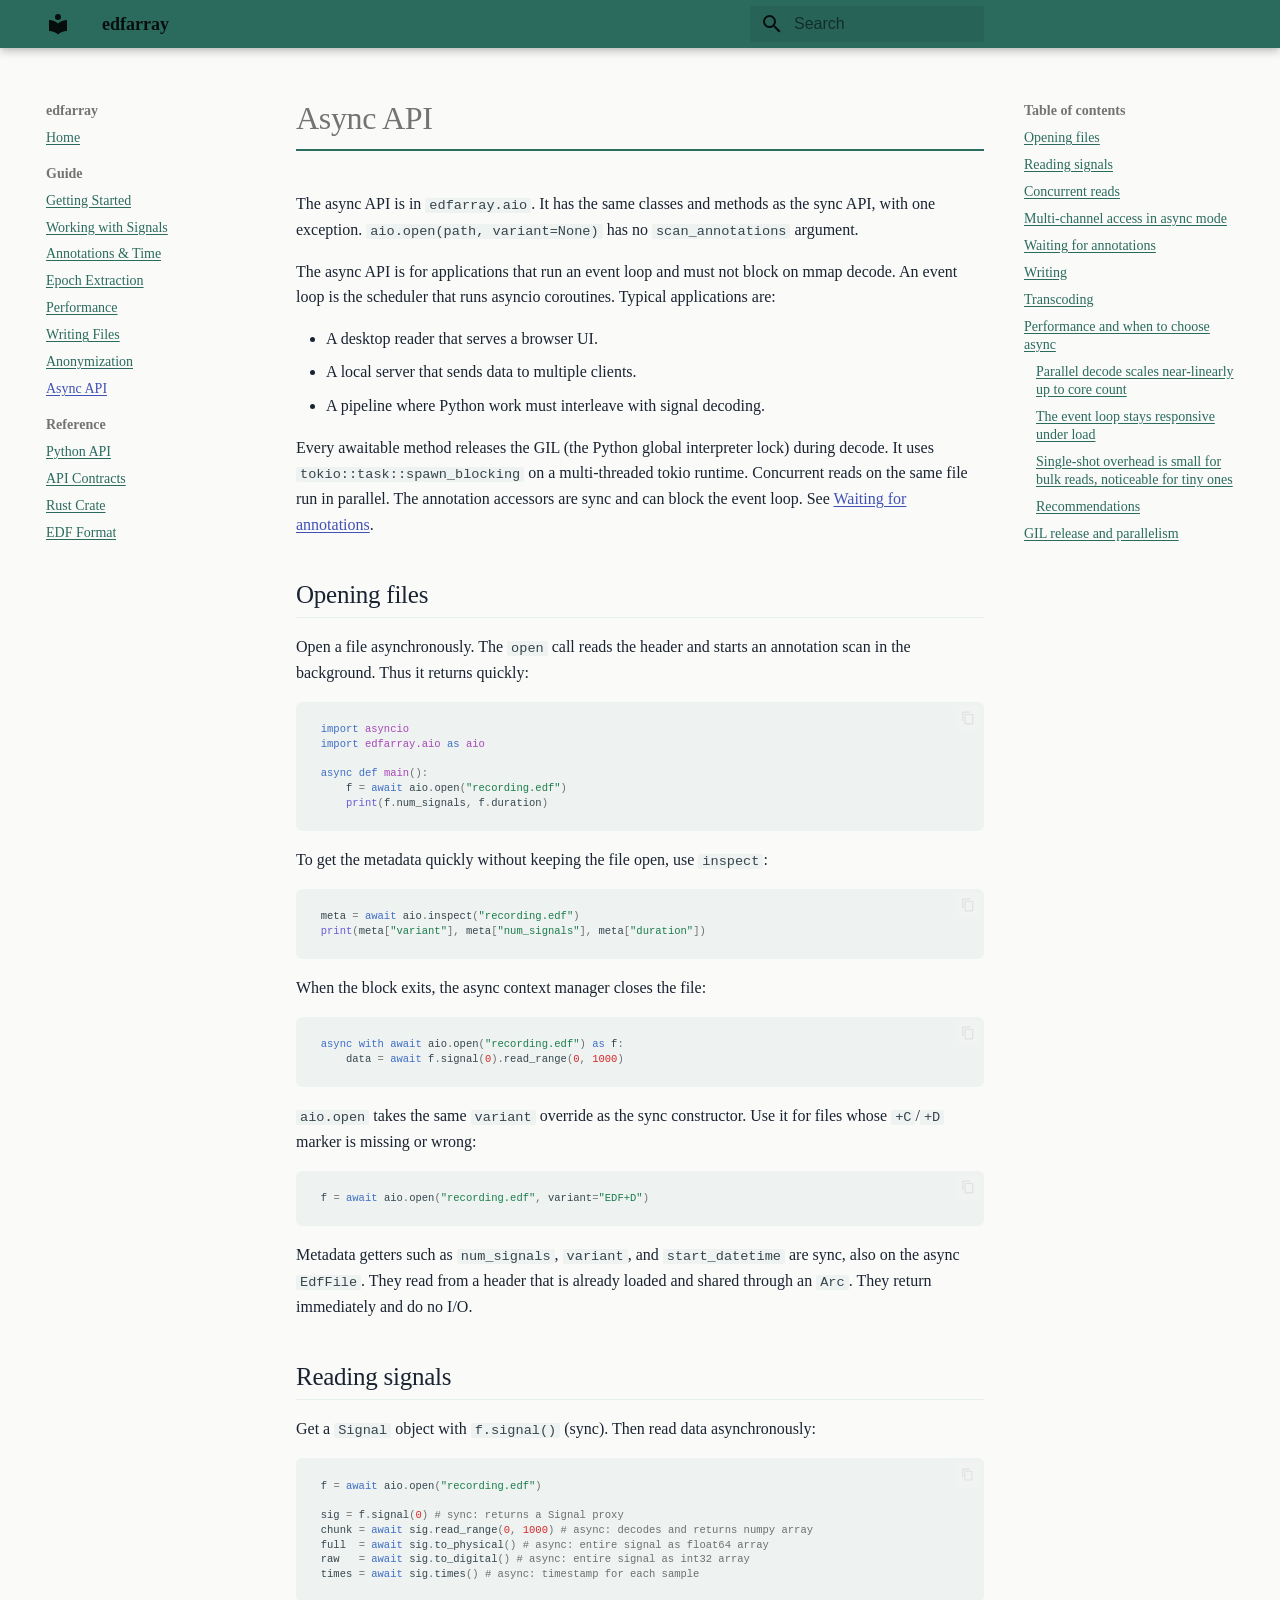
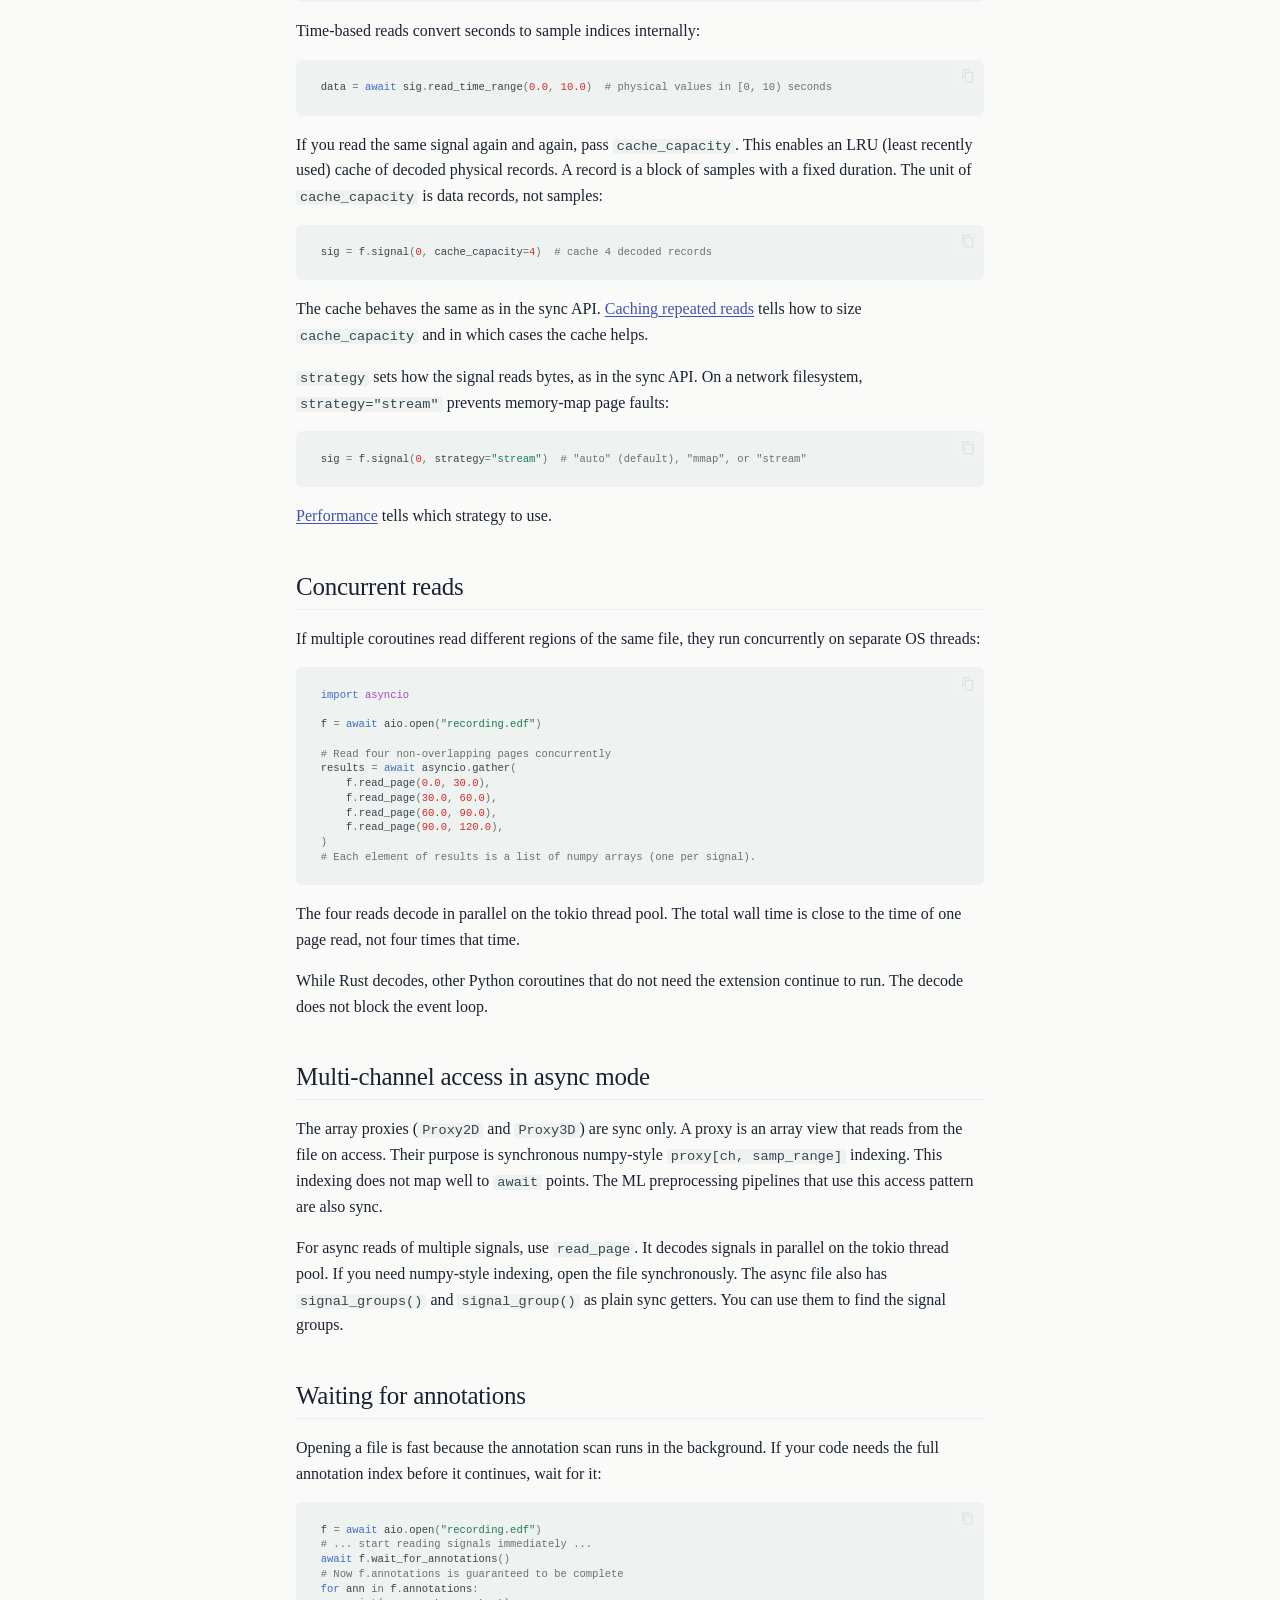
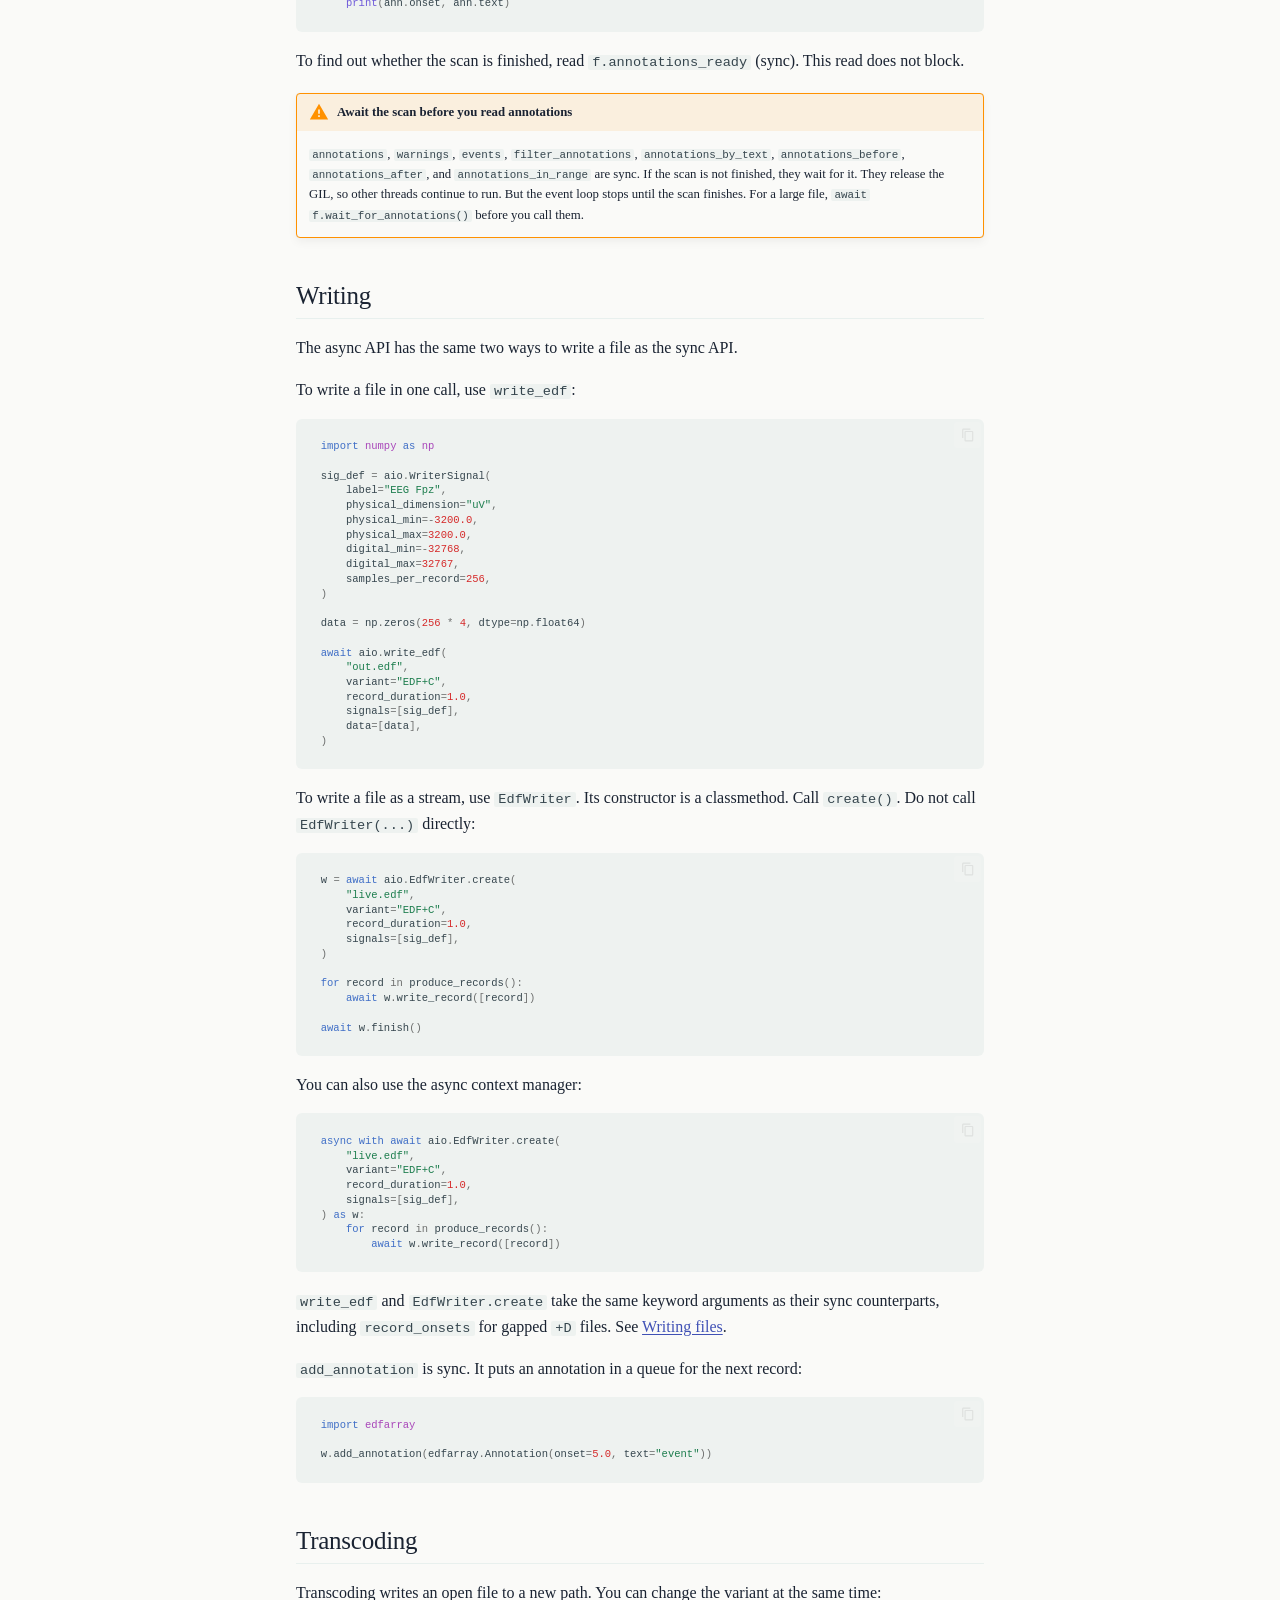
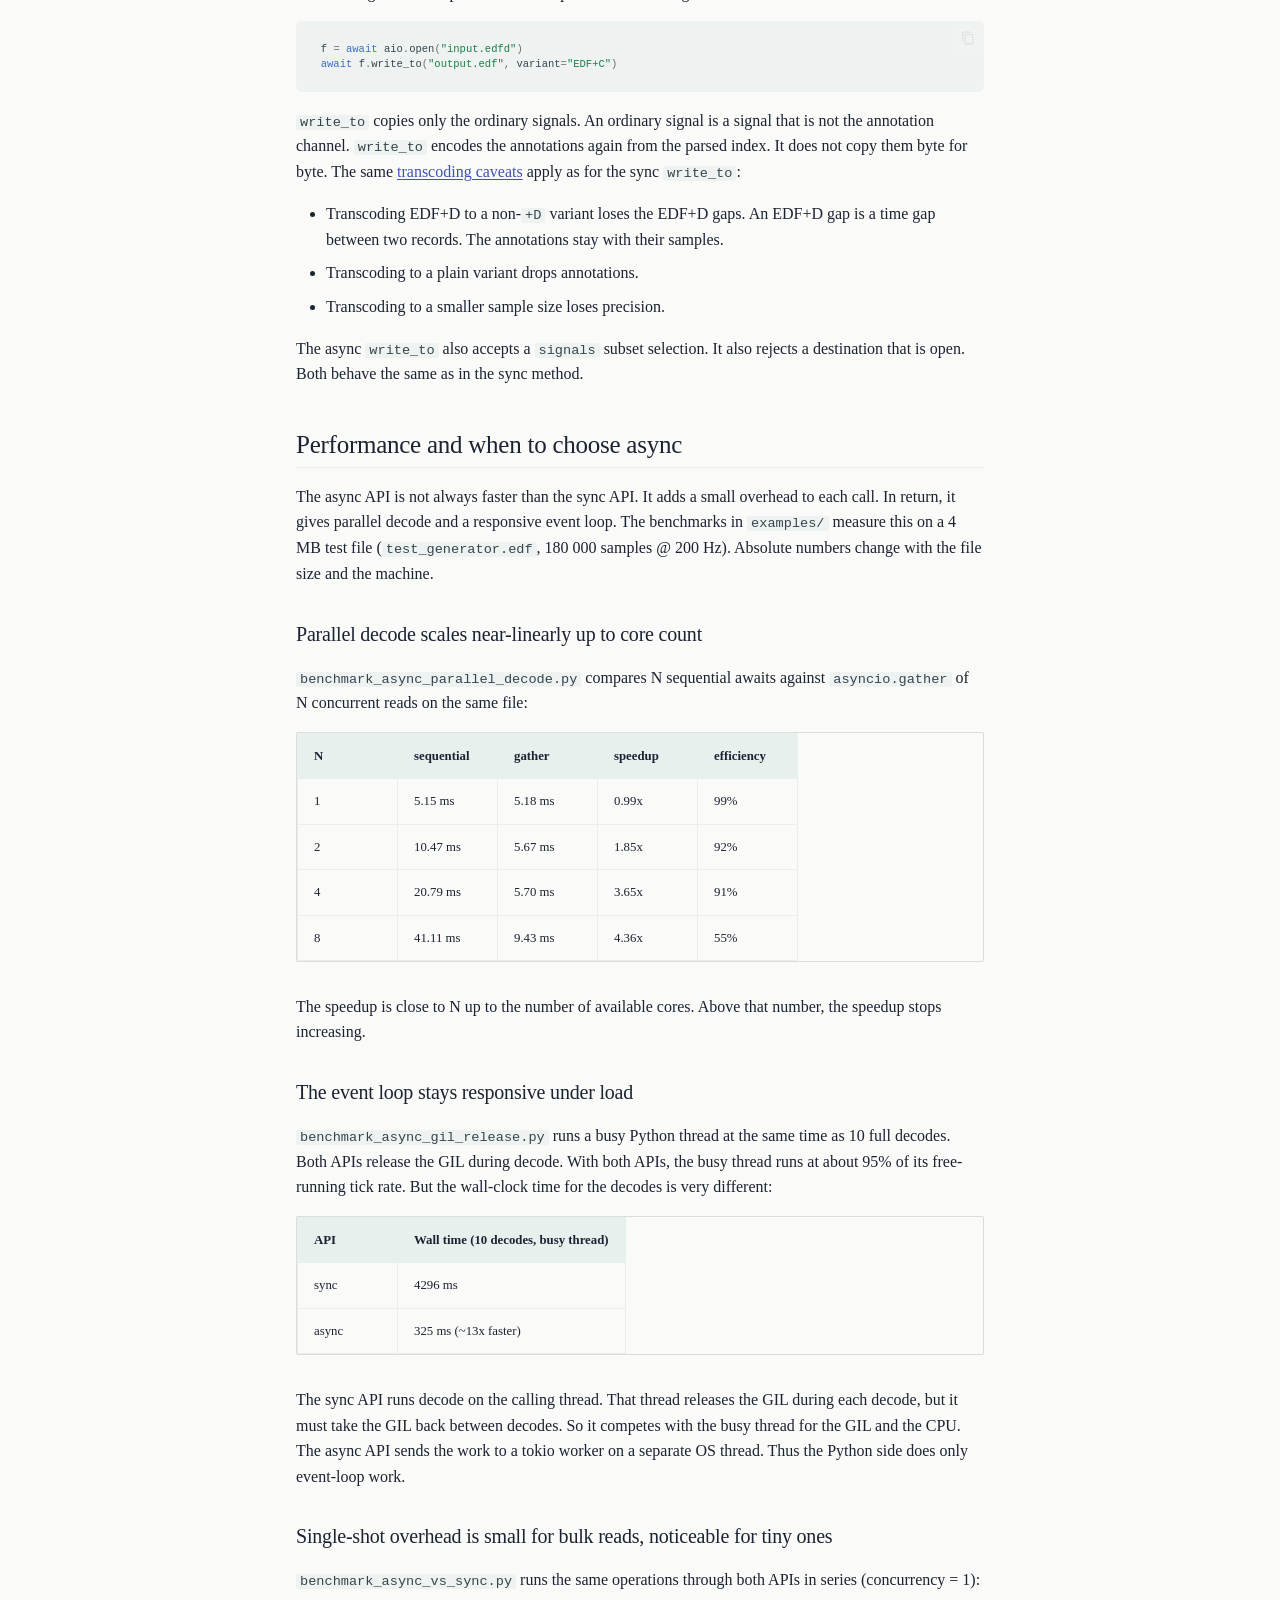
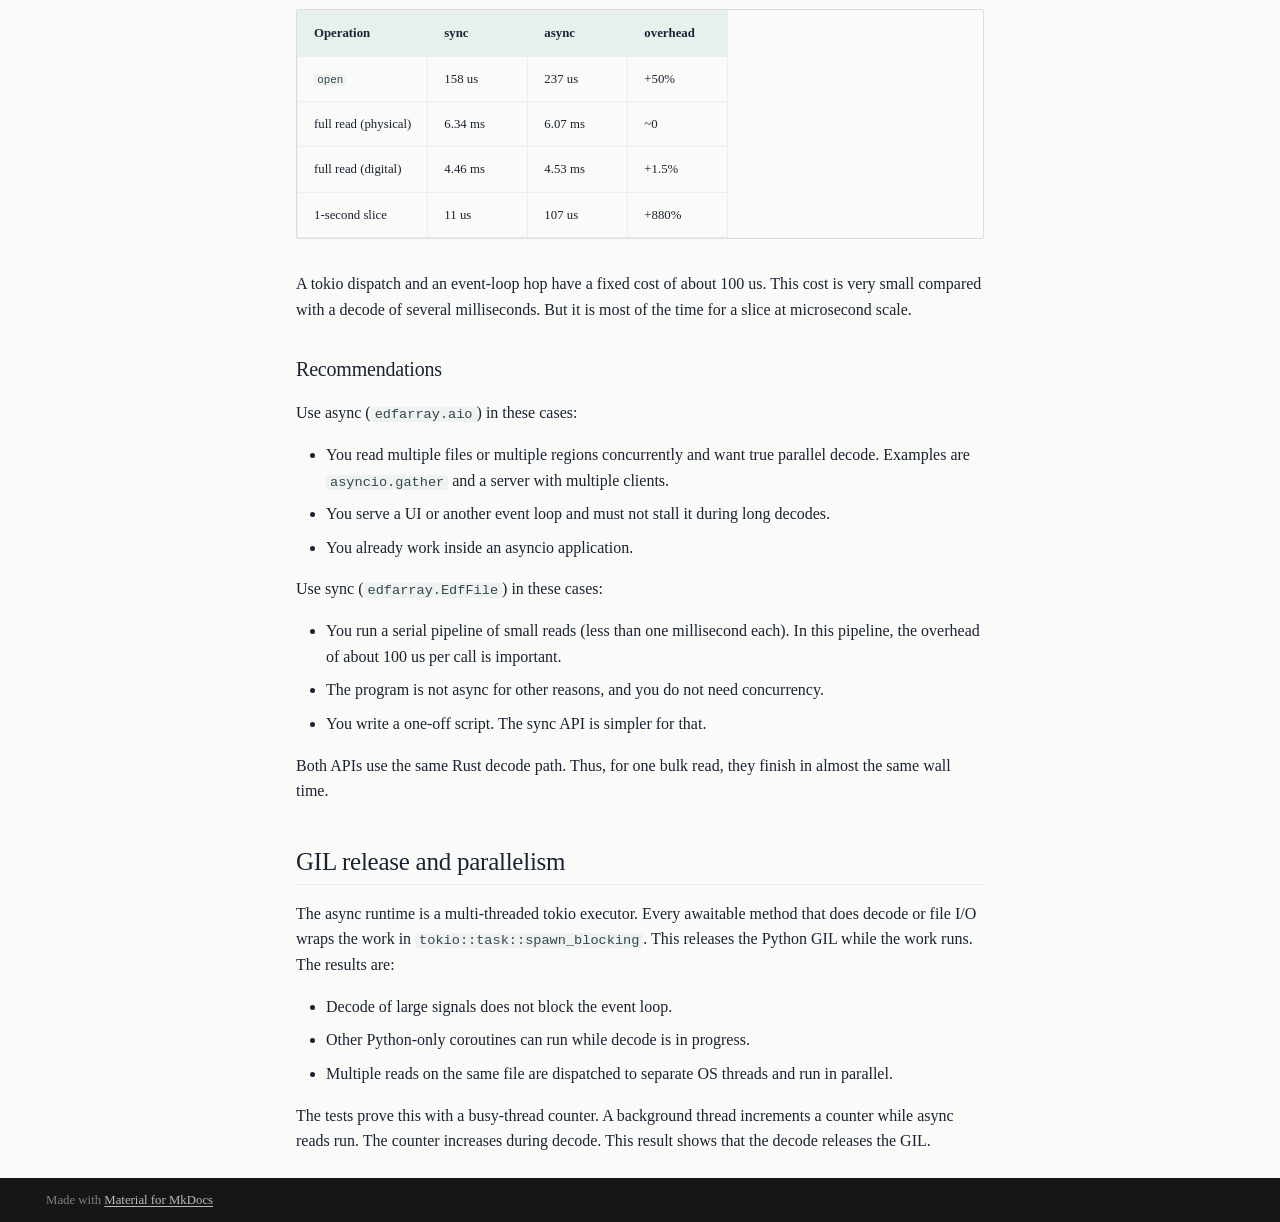
<file: guide/async/index.html>
<!doctype html>
<html lang="en" class="no-js">
  <head>
    
      <meta charset="utf-8">
      <meta name="viewport" content="width=device-width,initial-scale=1">
      
        <meta name="description" content="An EDF/EDF+ parser written in Rust with numpy-like Python bindings">
      
      
      
      
        <link rel="prev" href="../anonymization/">
      
      
        <link rel="next" href="../../reference/python-api/">
      
      
        
      
      
      <link rel="icon" href="../../assets/images/favicon.png">
      <meta name="generator" content="mkdocs-1.6.1, mkdocs-material-9.7.5">
    
    
      
        <title>Async API - edfarray</title>
      
    
    
      <link rel="stylesheet" href="../../assets/stylesheets/main.484c7ddc.min.css">
      
        
        <link rel="stylesheet" href="../../assets/stylesheets/palette.ab4e12ef.min.css">
      
      


    
    
      
    
    
      
    
    
      <link rel="stylesheet" href="../../stylesheets/extra.css">
    
    <script>__md_scope=new URL("../..",location),__md_hash=e=>[...e].reduce(((e,_)=>(e<<5)-e+_.charCodeAt(0)),0),__md_get=(e,_=localStorage,t=__md_scope)=>JSON.parse(_.getItem(t.pathname+"."+e)),__md_set=(e,_,t=localStorage,a=__md_scope)=>{try{t.setItem(a.pathname+"."+e,JSON.stringify(_))}catch(e){}}</script>
    
      

    
    
  </head>
  
  
    
    
    
    
    
    <body dir="ltr" data-md-color-scheme="default" data-md-color-primary="white" data-md-color-accent="teal">
  
    
    <input class="md-toggle" data-md-toggle="drawer" type="checkbox" id="__drawer" autocomplete="off">
    <input class="md-toggle" data-md-toggle="search" type="checkbox" id="__search" autocomplete="off">
    <label class="md-overlay" for="__drawer"></label>
    <div data-md-component="skip">
      
        
        <a href="#async-api" class="md-skip">
          Skip to content
        </a>
      
    </div>
    <div data-md-component="announce">
      
    </div>
    
    
      

  

<header class="md-header md-header--shadow" data-md-component="header">
  <nav class="md-header__inner md-grid" aria-label="Header">
    <a href="../.." title="edfarray" class="md-header__button md-logo" aria-label="edfarray" data-md-component="logo">
      
  
  <svg xmlns="http://www.w3.org/2000/svg" viewBox="0 0 24 24"><path d="M12 8a3 3 0 0 0 3-3 3 3 0 0 0-3-3 3 3 0 0 0-3 3 3 3 0 0 0 3 3m0 3.54C9.64 9.35 6.5 8 3 8v11c3.5 0 6.64 1.35 9 3.54 2.36-2.19 5.5-3.54 9-3.54V8c-3.5 0-6.64 1.35-9 3.54"/></svg>

    </a>
    <label class="md-header__button md-icon" for="__drawer">
      
      <svg xmlns="http://www.w3.org/2000/svg" viewBox="0 0 24 24"><path d="M3 6h18v2H3zm0 5h18v2H3zm0 5h18v2H3z"/></svg>
    </label>
    <div class="md-header__title" data-md-component="header-title">
      <div class="md-header__ellipsis">
        <div class="md-header__topic">
          <span class="md-ellipsis">
            edfarray
          </span>
        </div>
        <div class="md-header__topic" data-md-component="header-topic">
          <span class="md-ellipsis">
            
              Async API
            
          </span>
        </div>
      </div>
    </div>
    
      
    
    
    
    
      
      
        <label class="md-header__button md-icon" for="__search">
          
          <svg xmlns="http://www.w3.org/2000/svg" viewBox="0 0 24 24"><path d="M9.5 3A6.5 6.5 0 0 1 16 9.5c0 1.61-.59 3.09-1.56 4.23l.27.27h.79l5 5-1.5 1.5-5-5v-.79l-.27-.27A6.52 6.52 0 0 1 9.5 16 6.5 6.5 0 0 1 3 9.5 6.5 6.5 0 0 1 9.5 3m0 2C7 5 5 7 5 9.5S7 14 9.5 14 14 12 14 9.5 12 5 9.5 5"/></svg>
        </label>
        <div class="md-search" data-md-component="search" role="dialog">
  <label class="md-search__overlay" for="__search"></label>
  <div class="md-search__inner" role="search">
    <form class="md-search__form" name="search">
      <input type="text" class="md-search__input" name="query" aria-label="Search" placeholder="Search" autocapitalize="off" autocorrect="off" autocomplete="off" spellcheck="false" data-md-component="search-query" required>
      <label class="md-search__icon md-icon" for="__search">
        
        <svg xmlns="http://www.w3.org/2000/svg" viewBox="0 0 24 24"><path d="M9.5 3A6.5 6.5 0 0 1 16 9.5c0 1.61-.59 3.09-1.56 4.23l.27.27h.79l5 5-1.5 1.5-5-5v-.79l-.27-.27A6.52 6.52 0 0 1 9.5 16 6.5 6.5 0 0 1 3 9.5 6.5 6.5 0 0 1 9.5 3m0 2C7 5 5 7 5 9.5S7 14 9.5 14 14 12 14 9.5 12 5 9.5 5"/></svg>
        
        <svg xmlns="http://www.w3.org/2000/svg" viewBox="0 0 24 24"><path d="M20 11v2H8l5.5 5.5-1.42 1.42L4.16 12l7.92-7.92L13.5 5.5 8 11z"/></svg>
      </label>
      <nav class="md-search__options" aria-label="Search">
        
        <button type="reset" class="md-search__icon md-icon" title="Clear" aria-label="Clear" tabindex="-1">
          
          <svg xmlns="http://www.w3.org/2000/svg" viewBox="0 0 24 24"><path d="M19 6.41 17.59 5 12 10.59 6.41 5 5 6.41 10.59 12 5 17.59 6.41 19 12 13.41 17.59 19 19 17.59 13.41 12z"/></svg>
        </button>
      </nav>
      
    </form>
    <div class="md-search__output">
      <div class="md-search__scrollwrap" tabindex="0" data-md-scrollfix>
        <div class="md-search-result" data-md-component="search-result">
          <div class="md-search-result__meta">
            Initializing search
          </div>
          <ol class="md-search-result__list" role="presentation"></ol>
        </div>
      </div>
    </div>
  </div>
</div>
      
    
    
      <div class="md-header__source">
        <a href="https://github.com/bleemesser/edfarray" title="Go to repository" class="md-source" data-md-component="source">
  <div class="md-source__icon md-icon">
    
    <svg xmlns="http://www.w3.org/2000/svg" viewBox="0 0 448 512"><!--! Font Awesome Free 7.1.0 by @fontawesome - https://fontawesome.com License - https://fontawesome.com/license/free (Icons: CC BY 4.0, Fonts: SIL OFL 1.1, Code: MIT License) Copyright 2025 Fonticons, Inc.--><path d="M439.6 236.1 244 40.5c-5.4-5.5-12.8-8.5-20.4-8.5s-15 3-20.4 8.4L162.5 81l51.5 51.5c27.1-9.1 52.7 16.8 43.4 43.7l49.7 49.7c34.2-11.8 61.2 31 35.5 56.7-26.5 26.5-70.2-2.9-56-37.3L240.3 199v121.9c25.3 12.5 22.3 41.8 9.1 55-6.4 6.4-15.2 10.1-24.3 10.1s-17.8-3.6-24.3-10.1c-17.6-17.6-11.1-46.9 11.2-56v-123c-20.8-8.5-24.6-30.7-18.6-45L142.6 101 8.5 235.1C3 240.6 0 247.9 0 255.5s3 15 8.5 20.4l195.6 195.7c5.4 5.4 12.7 8.4 20.4 8.4s15-3 20.4-8.4l194.7-194.7c5.4-5.4 8.4-12.8 8.4-20.4s-3-15-8.4-20.4"/></svg>
  </div>
  <div class="md-source__repository">
    GitHub
  </div>
</a>
      </div>
    
  </nav>
  
</header>
    
    <div class="md-container" data-md-component="container">
      
      
        
          
        
      
      <main class="md-main" data-md-component="main">
        <div class="md-main__inner md-grid">
          
            
              
              <div class="md-sidebar md-sidebar--primary" data-md-component="sidebar" data-md-type="navigation" >
                <div class="md-sidebar__scrollwrap">
                  <div class="md-sidebar__inner">
                    



<nav class="md-nav md-nav--primary" aria-label="Navigation" data-md-level="0">
  <label class="md-nav__title" for="__drawer">
    <a href="../.." title="edfarray" class="md-nav__button md-logo" aria-label="edfarray" data-md-component="logo">
      
  
  <svg xmlns="http://www.w3.org/2000/svg" viewBox="0 0 24 24"><path d="M12 8a3 3 0 0 0 3-3 3 3 0 0 0-3-3 3 3 0 0 0-3 3 3 3 0 0 0 3 3m0 3.54C9.64 9.35 6.5 8 3 8v11c3.5 0 6.64 1.35 9 3.54 2.36-2.19 5.5-3.54 9-3.54V8c-3.5 0-6.64 1.35-9 3.54"/></svg>

    </a>
    edfarray
  </label>
  
    <div class="md-nav__source">
      <a href="https://github.com/bleemesser/edfarray" title="Go to repository" class="md-source" data-md-component="source">
  <div class="md-source__icon md-icon">
    
    <svg xmlns="http://www.w3.org/2000/svg" viewBox="0 0 448 512"><!--! Font Awesome Free 7.1.0 by @fontawesome - https://fontawesome.com License - https://fontawesome.com/license/free (Icons: CC BY 4.0, Fonts: SIL OFL 1.1, Code: MIT License) Copyright 2025 Fonticons, Inc.--><path d="M439.6 236.1 244 40.5c-5.4-5.5-12.8-8.5-20.4-8.5s-15 3-20.4 8.4L162.5 81l51.5 51.5c27.1-9.1 52.7 16.8 43.4 43.7l49.7 49.7c34.2-11.8 61.2 31 35.5 56.7-26.5 26.5-70.2-2.9-56-37.3L240.3 199v121.9c25.3 12.5 22.3 41.8 9.1 55-6.4 6.4-15.2 10.1-24.3 10.1s-17.8-3.6-24.3-10.1c-17.6-17.6-11.1-46.9 11.2-56v-123c-20.8-8.5-24.6-30.7-18.6-45L142.6 101 8.5 235.1C3 240.6 0 247.9 0 255.5s3 15 8.5 20.4l195.6 195.7c5.4 5.4 12.7 8.4 20.4 8.4s15-3 20.4-8.4l194.7-194.7c5.4-5.4 8.4-12.8 8.4-20.4s-3-15-8.4-20.4"/></svg>
  </div>
  <div class="md-source__repository">
    GitHub
  </div>
</a>
    </div>
  
  <ul class="md-nav__list" data-md-scrollfix>
    
      
      
  
  
  
  
    <li class="md-nav__item">
      <a href="../.." class="md-nav__link">
        
  
  
  <span class="md-ellipsis">
    
  
    Home
  

    
  </span>
  
  

      </a>
    </li>
  

    
      
      
  
  
    
  
  
  
    
    
    
    
      
        
        
      
    
    
    <li class="md-nav__item md-nav__item--active md-nav__item--section md-nav__item--nested">
      
        
        
        <input class="md-nav__toggle md-toggle " type="checkbox" id="__nav_2" checked>
        
          
          <label class="md-nav__link" for="__nav_2" id="__nav_2_label" tabindex="">
            
  
  
  <span class="md-ellipsis">
    
  
    Guide
  

    
  </span>
  
  

            <span class="md-nav__icon md-icon"></span>
          </label>
        
        <nav class="md-nav" data-md-level="1" aria-labelledby="__nav_2_label" aria-expanded="true">
          <label class="md-nav__title" for="__nav_2">
            <span class="md-nav__icon md-icon"></span>
            
  
    Guide
  

          </label>
          <ul class="md-nav__list" data-md-scrollfix>
            
              
                
  
  
  
  
    <li class="md-nav__item">
      <a href="../getting-started/" class="md-nav__link">
        
  
  
  <span class="md-ellipsis">
    
  
    Getting Started
  

    
  </span>
  
  

      </a>
    </li>
  

              
            
              
                
  
  
  
  
    <li class="md-nav__item">
      <a href="../signals/" class="md-nav__link">
        
  
  
  <span class="md-ellipsis">
    
  
    Working with Signals
  

    
  </span>
  
  

      </a>
    </li>
  

              
            
              
                
  
  
  
  
    <li class="md-nav__item">
      <a href="../annotations/" class="md-nav__link">
        
  
  
  <span class="md-ellipsis">
    
  
    Annotations & Time
  

    
  </span>
  
  

      </a>
    </li>
  

              
            
              
                
  
  
  
  
    <li class="md-nav__item">
      <a href="../epochs/" class="md-nav__link">
        
  
  
  <span class="md-ellipsis">
    
  
    Epoch Extraction
  

    
  </span>
  
  

      </a>
    </li>
  

              
            
              
                
  
  
  
  
    <li class="md-nav__item">
      <a href="../performance/" class="md-nav__link">
        
  
  
  <span class="md-ellipsis">
    
  
    Performance
  

    
  </span>
  
  

      </a>
    </li>
  

              
            
              
                
  
  
  
  
    <li class="md-nav__item">
      <a href="../writing/" class="md-nav__link">
        
  
  
  <span class="md-ellipsis">
    
  
    Writing Files
  

    
  </span>
  
  

      </a>
    </li>
  

              
            
              
                
  
  
  
  
    <li class="md-nav__item">
      <a href="../anonymization/" class="md-nav__link">
        
  
  
  <span class="md-ellipsis">
    
  
    Anonymization
  

    
  </span>
  
  

      </a>
    </li>
  

              
            
              
                
  
  
    
  
  
  
    <li class="md-nav__item md-nav__item--active">
      
      <input class="md-nav__toggle md-toggle" type="checkbox" id="__toc">
      
      
        
      
      
        <label class="md-nav__link md-nav__link--active" for="__toc">
          
  
  
  <span class="md-ellipsis">
    
  
    Async API
  

    
  </span>
  
  

          <span class="md-nav__icon md-icon"></span>
        </label>
      
      <a href="./" class="md-nav__link md-nav__link--active">
        
  
  
  <span class="md-ellipsis">
    
  
    Async API
  

    
  </span>
  
  

      </a>
      
        

<nav class="md-nav md-nav--secondary" aria-label="Table of contents">
  
  
  
    
  
  
    <label class="md-nav__title" for="__toc">
      <span class="md-nav__icon md-icon"></span>
      Table of contents
    </label>
    <ul class="md-nav__list" data-md-component="toc" data-md-scrollfix>
      
        <li class="md-nav__item">
  <a href="#opening-files" class="md-nav__link">
    <span class="md-ellipsis">
      
        Opening files
      
    </span>
  </a>
  
</li>
      
        <li class="md-nav__item">
  <a href="#reading-signals" class="md-nav__link">
    <span class="md-ellipsis">
      
        Reading signals
      
    </span>
  </a>
  
</li>
      
        <li class="md-nav__item">
  <a href="#concurrent-reads" class="md-nav__link">
    <span class="md-ellipsis">
      
        Concurrent reads
      
    </span>
  </a>
  
</li>
      
        <li class="md-nav__item">
  <a href="#multi-channel-access-in-async-mode" class="md-nav__link">
    <span class="md-ellipsis">
      
        Multi-channel access in async mode
      
    </span>
  </a>
  
</li>
      
        <li class="md-nav__item">
  <a href="#waiting-for-annotations" class="md-nav__link">
    <span class="md-ellipsis">
      
        Waiting for annotations
      
    </span>
  </a>
  
</li>
      
        <li class="md-nav__item">
  <a href="#writing" class="md-nav__link">
    <span class="md-ellipsis">
      
        Writing
      
    </span>
  </a>
  
</li>
      
        <li class="md-nav__item">
  <a href="#transcoding" class="md-nav__link">
    <span class="md-ellipsis">
      
        Transcoding
      
    </span>
  </a>
  
</li>
      
        <li class="md-nav__item">
  <a href="#performance-and-when-to-choose-async" class="md-nav__link">
    <span class="md-ellipsis">
      
        Performance and when to choose async
      
    </span>
  </a>
  
    <nav class="md-nav" aria-label="Performance and when to choose async">
      <ul class="md-nav__list">
        
          <li class="md-nav__item">
  <a href="#parallel-decode-scales-near-linearly-up-to-core-count" class="md-nav__link">
    <span class="md-ellipsis">
      
        Parallel decode scales near-linearly up to core count
      
    </span>
  </a>
  
</li>
        
          <li class="md-nav__item">
  <a href="#the-event-loop-stays-responsive-under-load" class="md-nav__link">
    <span class="md-ellipsis">
      
        The event loop stays responsive under load
      
    </span>
  </a>
  
</li>
        
          <li class="md-nav__item">
  <a href="#single-shot-overhead-is-small-for-bulk-reads-noticeable-for-tiny-ones" class="md-nav__link">
    <span class="md-ellipsis">
      
        Single-shot overhead is small for bulk reads, noticeable for tiny ones
      
    </span>
  </a>
  
</li>
        
          <li class="md-nav__item">
  <a href="#recommendations" class="md-nav__link">
    <span class="md-ellipsis">
      
        Recommendations
      
    </span>
  </a>
  
</li>
        
      </ul>
    </nav>
  
</li>
      
        <li class="md-nav__item">
  <a href="#gil-release-and-parallelism" class="md-nav__link">
    <span class="md-ellipsis">
      
        GIL release and parallelism
      
    </span>
  </a>
  
</li>
      
    </ul>
  
</nav>
      
    </li>
  

              
            
          </ul>
        </nav>
      
    </li>
  

    
      
      
  
  
  
  
    
    
    
    
      
        
        
      
    
    
    <li class="md-nav__item md-nav__item--section md-nav__item--nested">
      
        
        
          
        
        <input class="md-nav__toggle md-toggle md-toggle--indeterminate" type="checkbox" id="__nav_3" >
        
          
          <label class="md-nav__link" for="__nav_3" id="__nav_3_label" tabindex="">
            
  
  
  <span class="md-ellipsis">
    
  
    Reference
  

    
  </span>
  
  

            <span class="md-nav__icon md-icon"></span>
          </label>
        
        <nav class="md-nav" data-md-level="1" aria-labelledby="__nav_3_label" aria-expanded="false">
          <label class="md-nav__title" for="__nav_3">
            <span class="md-nav__icon md-icon"></span>
            
  
    Reference
  

          </label>
          <ul class="md-nav__list" data-md-scrollfix>
            
              
                
  
  
  
  
    <li class="md-nav__item">
      <a href="../../reference/python-api/" class="md-nav__link">
        
  
  
  <span class="md-ellipsis">
    
  
    Python API
  

    
  </span>
  
  

      </a>
    </li>
  

              
            
              
                
  
  
  
  
    <li class="md-nav__item">
      <a href="../../reference/contracts/" class="md-nav__link">
        
  
  
  <span class="md-ellipsis">
    
  
    API Contracts
  

    
  </span>
  
  

      </a>
    </li>
  

              
            
              
                
  
  
  
  
    <li class="md-nav__item">
      <a href="../../reference/rust-api/" class="md-nav__link">
        
  
  
  <span class="md-ellipsis">
    
  
    Rust Crate
  

    
  </span>
  
  

      </a>
    </li>
  

              
            
              
                
  
  
  
  
    <li class="md-nav__item">
      <a href="../../reference/edf-format/" class="md-nav__link">
        
  
  
  <span class="md-ellipsis">
    
  
    EDF Format
  

    
  </span>
  
  

      </a>
    </li>
  

              
            
          </ul>
        </nav>
      
    </li>
  

    
  </ul>
</nav>
                  </div>
                </div>
              </div>
            
            
              
              <div class="md-sidebar md-sidebar--secondary" data-md-component="sidebar" data-md-type="toc" >
                <div class="md-sidebar__scrollwrap">
                  <div class="md-sidebar__inner">
                    

<nav class="md-nav md-nav--secondary" aria-label="Table of contents">
  
  
  
    
  
  
    <label class="md-nav__title" for="__toc">
      <span class="md-nav__icon md-icon"></span>
      Table of contents
    </label>
    <ul class="md-nav__list" data-md-component="toc" data-md-scrollfix>
      
        <li class="md-nav__item">
  <a href="#opening-files" class="md-nav__link">
    <span class="md-ellipsis">
      
        Opening files
      
    </span>
  </a>
  
</li>
      
        <li class="md-nav__item">
  <a href="#reading-signals" class="md-nav__link">
    <span class="md-ellipsis">
      
        Reading signals
      
    </span>
  </a>
  
</li>
      
        <li class="md-nav__item">
  <a href="#concurrent-reads" class="md-nav__link">
    <span class="md-ellipsis">
      
        Concurrent reads
      
    </span>
  </a>
  
</li>
      
        <li class="md-nav__item">
  <a href="#multi-channel-access-in-async-mode" class="md-nav__link">
    <span class="md-ellipsis">
      
        Multi-channel access in async mode
      
    </span>
  </a>
  
</li>
      
        <li class="md-nav__item">
  <a href="#waiting-for-annotations" class="md-nav__link">
    <span class="md-ellipsis">
      
        Waiting for annotations
      
    </span>
  </a>
  
</li>
      
        <li class="md-nav__item">
  <a href="#writing" class="md-nav__link">
    <span class="md-ellipsis">
      
        Writing
      
    </span>
  </a>
  
</li>
      
        <li class="md-nav__item">
  <a href="#transcoding" class="md-nav__link">
    <span class="md-ellipsis">
      
        Transcoding
      
    </span>
  </a>
  
</li>
      
        <li class="md-nav__item">
  <a href="#performance-and-when-to-choose-async" class="md-nav__link">
    <span class="md-ellipsis">
      
        Performance and when to choose async
      
    </span>
  </a>
  
    <nav class="md-nav" aria-label="Performance and when to choose async">
      <ul class="md-nav__list">
        
          <li class="md-nav__item">
  <a href="#parallel-decode-scales-near-linearly-up-to-core-count" class="md-nav__link">
    <span class="md-ellipsis">
      
        Parallel decode scales near-linearly up to core count
      
    </span>
  </a>
  
</li>
        
          <li class="md-nav__item">
  <a href="#the-event-loop-stays-responsive-under-load" class="md-nav__link">
    <span class="md-ellipsis">
      
        The event loop stays responsive under load
      
    </span>
  </a>
  
</li>
        
          <li class="md-nav__item">
  <a href="#single-shot-overhead-is-small-for-bulk-reads-noticeable-for-tiny-ones" class="md-nav__link">
    <span class="md-ellipsis">
      
        Single-shot overhead is small for bulk reads, noticeable for tiny ones
      
    </span>
  </a>
  
</li>
        
          <li class="md-nav__item">
  <a href="#recommendations" class="md-nav__link">
    <span class="md-ellipsis">
      
        Recommendations
      
    </span>
  </a>
  
</li>
        
      </ul>
    </nav>
  
</li>
      
        <li class="md-nav__item">
  <a href="#gil-release-and-parallelism" class="md-nav__link">
    <span class="md-ellipsis">
      
        GIL release and parallelism
      
    </span>
  </a>
  
</li>
      
    </ul>
  
</nav>
                  </div>
                </div>
              </div>
            
          
          
            <div class="md-content" data-md-component="content">
              
              <article class="md-content__inner md-typeset">
                
                  


  
  


<h1 id="async-api">Async API<a class="headerlink" href="#async-api" title="Permanent link">&para;</a></h1>
<p>The async API is in <code>edfarray.aio</code>. It has the same classes and methods as the sync API, with one exception. <code>aio.open(path, variant=None)</code> has no <code>scan_annotations</code> argument.</p>
<p>The async API is for applications that run an event loop and must not block on mmap decode. An event loop is the scheduler that runs asyncio coroutines. Typical applications are:</p>
<ul>
<li>A desktop reader that serves a browser UI.</li>
<li>A local server that sends data to multiple clients.</li>
<li>A pipeline where Python work must interleave with signal decoding.</li>
</ul>
<p>Every awaitable method releases the GIL (the Python global interpreter lock) during decode. It uses <code>tokio::task::spawn_blocking</code> on a multi-threaded tokio runtime. Concurrent reads on the same file run in parallel. The annotation accessors are sync and can block the event loop. See <a href="#waiting-for-annotations">Waiting for annotations</a>.</p>
<h2 id="opening-files">Opening files<a class="headerlink" href="#opening-files" title="Permanent link">&para;</a></h2>
<p>Open a file asynchronously. The <code>open</code> call reads the header and starts an
annotation scan in the background. Thus it returns quickly:</p>
<div class="highlight"><pre><span></span><code><a id="__codelineno-0-1" name="__codelineno-0-1" href="#__codelineno-0-1"></a><span class="kn">import</span><span class="w"> </span><span class="nn">asyncio</span>
<a id="__codelineno-0-2" name="__codelineno-0-2" href="#__codelineno-0-2"></a><span class="kn">import</span><span class="w"> </span><span class="nn">edfarray.aio</span><span class="w"> </span><span class="k">as</span><span class="w"> </span><span class="nn">aio</span>
<a id="__codelineno-0-3" name="__codelineno-0-3" href="#__codelineno-0-3"></a>
<a id="__codelineno-0-4" name="__codelineno-0-4" href="#__codelineno-0-4"></a><span class="k">async</span> <span class="k">def</span><span class="w"> </span><span class="nf">main</span><span class="p">():</span>
<a id="__codelineno-0-5" name="__codelineno-0-5" href="#__codelineno-0-5"></a>    <span class="n">f</span> <span class="o">=</span> <span class="k">await</span> <span class="n">aio</span><span class="o">.</span><span class="n">open</span><span class="p">(</span><span class="s2">&quot;recording.edf&quot;</span><span class="p">)</span>
<a id="__codelineno-0-6" name="__codelineno-0-6" href="#__codelineno-0-6"></a>    <span class="nb">print</span><span class="p">(</span><span class="n">f</span><span class="o">.</span><span class="n">num_signals</span><span class="p">,</span> <span class="n">f</span><span class="o">.</span><span class="n">duration</span><span class="p">)</span>
</code></pre></div>
<p>To get the metadata quickly without keeping the file open, use <code>inspect</code>:</p>
<div class="highlight"><pre><span></span><code><a id="__codelineno-1-1" name="__codelineno-1-1" href="#__codelineno-1-1"></a><span class="n">meta</span> <span class="o">=</span> <span class="k">await</span> <span class="n">aio</span><span class="o">.</span><span class="n">inspect</span><span class="p">(</span><span class="s2">&quot;recording.edf&quot;</span><span class="p">)</span>
<a id="__codelineno-1-2" name="__codelineno-1-2" href="#__codelineno-1-2"></a><span class="nb">print</span><span class="p">(</span><span class="n">meta</span><span class="p">[</span><span class="s2">&quot;variant&quot;</span><span class="p">],</span> <span class="n">meta</span><span class="p">[</span><span class="s2">&quot;num_signals&quot;</span><span class="p">],</span> <span class="n">meta</span><span class="p">[</span><span class="s2">&quot;duration&quot;</span><span class="p">])</span>
</code></pre></div>
<p>When the block exits, the async context manager closes the file:</p>
<div class="highlight"><pre><span></span><code><a id="__codelineno-2-1" name="__codelineno-2-1" href="#__codelineno-2-1"></a><span class="k">async</span> <span class="k">with</span> <span class="k">await</span> <span class="n">aio</span><span class="o">.</span><span class="n">open</span><span class="p">(</span><span class="s2">&quot;recording.edf&quot;</span><span class="p">)</span> <span class="k">as</span> <span class="n">f</span><span class="p">:</span>
<a id="__codelineno-2-2" name="__codelineno-2-2" href="#__codelineno-2-2"></a>    <span class="n">data</span> <span class="o">=</span> <span class="k">await</span> <span class="n">f</span><span class="o">.</span><span class="n">signal</span><span class="p">(</span><span class="mi">0</span><span class="p">)</span><span class="o">.</span><span class="n">read_range</span><span class="p">(</span><span class="mi">0</span><span class="p">,</span> <span class="mi">1000</span><span class="p">)</span>
</code></pre></div>
<p><code>aio.open</code> takes the same <code>variant</code> override as the sync constructor. Use it for
files whose <code>+C</code>/<code>+D</code> marker is missing or wrong:</p>
<div class="highlight"><pre><span></span><code><a id="__codelineno-3-1" name="__codelineno-3-1" href="#__codelineno-3-1"></a><span class="n">f</span> <span class="o">=</span> <span class="k">await</span> <span class="n">aio</span><span class="o">.</span><span class="n">open</span><span class="p">(</span><span class="s2">&quot;recording.edf&quot;</span><span class="p">,</span> <span class="n">variant</span><span class="o">=</span><span class="s2">&quot;EDF+D&quot;</span><span class="p">)</span>
</code></pre></div>
<p>Metadata getters such as <code>num_signals</code>, <code>variant</code>, and <code>start_datetime</code> are sync, also on the async <code>EdfFile</code>. They read from a header that is already loaded and shared through an <code>Arc</code>. They return immediately and do no I/O.</p>
<h2 id="reading-signals">Reading signals<a class="headerlink" href="#reading-signals" title="Permanent link">&para;</a></h2>
<p>Get a <code>Signal</code> object with <code>f.signal()</code> (sync). Then read data asynchronously:</p>
<div class="highlight"><pre><span></span><code><a id="__codelineno-4-1" name="__codelineno-4-1" href="#__codelineno-4-1"></a><span class="n">f</span> <span class="o">=</span> <span class="k">await</span> <span class="n">aio</span><span class="o">.</span><span class="n">open</span><span class="p">(</span><span class="s2">&quot;recording.edf&quot;</span><span class="p">)</span>
<a id="__codelineno-4-2" name="__codelineno-4-2" href="#__codelineno-4-2"></a>
<a id="__codelineno-4-3" name="__codelineno-4-3" href="#__codelineno-4-3"></a><span class="n">sig</span> <span class="o">=</span> <span class="n">f</span><span class="o">.</span><span class="n">signal</span><span class="p">(</span><span class="mi">0</span><span class="p">)</span> <span class="c1"># sync: returns a Signal proxy</span>
<a id="__codelineno-4-4" name="__codelineno-4-4" href="#__codelineno-4-4"></a><span class="n">chunk</span> <span class="o">=</span> <span class="k">await</span> <span class="n">sig</span><span class="o">.</span><span class="n">read_range</span><span class="p">(</span><span class="mi">0</span><span class="p">,</span> <span class="mi">1000</span><span class="p">)</span> <span class="c1"># async: decodes and returns numpy array</span>
<a id="__codelineno-4-5" name="__codelineno-4-5" href="#__codelineno-4-5"></a><span class="n">full</span>  <span class="o">=</span> <span class="k">await</span> <span class="n">sig</span><span class="o">.</span><span class="n">to_physical</span><span class="p">()</span> <span class="c1"># async: entire signal as float64 array</span>
<a id="__codelineno-4-6" name="__codelineno-4-6" href="#__codelineno-4-6"></a><span class="n">raw</span>   <span class="o">=</span> <span class="k">await</span> <span class="n">sig</span><span class="o">.</span><span class="n">to_digital</span><span class="p">()</span> <span class="c1"># async: entire signal as int32 array</span>
<a id="__codelineno-4-7" name="__codelineno-4-7" href="#__codelineno-4-7"></a><span class="n">times</span> <span class="o">=</span> <span class="k">await</span> <span class="n">sig</span><span class="o">.</span><span class="n">times</span><span class="p">()</span> <span class="c1"># async: timestamp for each sample</span>
</code></pre></div>
<p>Time-based reads convert seconds to sample indices internally:</p>
<div class="highlight"><pre><span></span><code><a id="__codelineno-5-1" name="__codelineno-5-1" href="#__codelineno-5-1"></a><span class="n">data</span> <span class="o">=</span> <span class="k">await</span> <span class="n">sig</span><span class="o">.</span><span class="n">read_time_range</span><span class="p">(</span><span class="mf">0.0</span><span class="p">,</span> <span class="mf">10.0</span><span class="p">)</span>  <span class="c1"># physical values in [0, 10) seconds</span>
</code></pre></div>
<p>If you read the same signal again and again, pass <code>cache_capacity</code>. This
enables an LRU (least recently used) cache of decoded physical records. A record
is a block of samples with a fixed duration. The unit of <code>cache_capacity</code> is data
records, not samples:</p>
<div class="highlight"><pre><span></span><code><a id="__codelineno-6-1" name="__codelineno-6-1" href="#__codelineno-6-1"></a><span class="n">sig</span> <span class="o">=</span> <span class="n">f</span><span class="o">.</span><span class="n">signal</span><span class="p">(</span><span class="mi">0</span><span class="p">,</span> <span class="n">cache_capacity</span><span class="o">=</span><span class="mi">4</span><span class="p">)</span>  <span class="c1"># cache 4 decoded records</span>
</code></pre></div>
<p>The cache behaves the same as in the sync API. <a href="../signals/#caching-repeated-reads">Caching repeated reads</a> tells how to size
<code>cache_capacity</code> and in which cases the cache helps.</p>
<p><code>strategy</code> sets how the signal reads bytes, as in the sync API. On a network
filesystem, <code>strategy="stream"</code> prevents memory-map page faults:</p>
<div class="highlight"><pre><span></span><code><a id="__codelineno-7-1" name="__codelineno-7-1" href="#__codelineno-7-1"></a><span class="n">sig</span> <span class="o">=</span> <span class="n">f</span><span class="o">.</span><span class="n">signal</span><span class="p">(</span><span class="mi">0</span><span class="p">,</span> <span class="n">strategy</span><span class="o">=</span><span class="s2">&quot;stream&quot;</span><span class="p">)</span>  <span class="c1"># &quot;auto&quot; (default), &quot;mmap&quot;, or &quot;stream&quot;</span>
</code></pre></div>
<p><a href="../performance/">Performance</a> tells which strategy to use.</p>
<h2 id="concurrent-reads">Concurrent reads<a class="headerlink" href="#concurrent-reads" title="Permanent link">&para;</a></h2>
<p>If multiple coroutines read different regions of the same file, they run concurrently on separate OS threads:</p>
<div class="highlight"><pre><span></span><code><a id="__codelineno-8-1" name="__codelineno-8-1" href="#__codelineno-8-1"></a><span class="kn">import</span><span class="w"> </span><span class="nn">asyncio</span>
<a id="__codelineno-8-2" name="__codelineno-8-2" href="#__codelineno-8-2"></a>
<a id="__codelineno-8-3" name="__codelineno-8-3" href="#__codelineno-8-3"></a><span class="n">f</span> <span class="o">=</span> <span class="k">await</span> <span class="n">aio</span><span class="o">.</span><span class="n">open</span><span class="p">(</span><span class="s2">&quot;recording.edf&quot;</span><span class="p">)</span>
<a id="__codelineno-8-4" name="__codelineno-8-4" href="#__codelineno-8-4"></a>
<a id="__codelineno-8-5" name="__codelineno-8-5" href="#__codelineno-8-5"></a><span class="c1"># Read four non-overlapping pages concurrently</span>
<a id="__codelineno-8-6" name="__codelineno-8-6" href="#__codelineno-8-6"></a><span class="n">results</span> <span class="o">=</span> <span class="k">await</span> <span class="n">asyncio</span><span class="o">.</span><span class="n">gather</span><span class="p">(</span>
<a id="__codelineno-8-7" name="__codelineno-8-7" href="#__codelineno-8-7"></a>    <span class="n">f</span><span class="o">.</span><span class="n">read_page</span><span class="p">(</span><span class="mf">0.0</span><span class="p">,</span> <span class="mf">30.0</span><span class="p">),</span>
<a id="__codelineno-8-8" name="__codelineno-8-8" href="#__codelineno-8-8"></a>    <span class="n">f</span><span class="o">.</span><span class="n">read_page</span><span class="p">(</span><span class="mf">30.0</span><span class="p">,</span> <span class="mf">60.0</span><span class="p">),</span>
<a id="__codelineno-8-9" name="__codelineno-8-9" href="#__codelineno-8-9"></a>    <span class="n">f</span><span class="o">.</span><span class="n">read_page</span><span class="p">(</span><span class="mf">60.0</span><span class="p">,</span> <span class="mf">90.0</span><span class="p">),</span>
<a id="__codelineno-8-10" name="__codelineno-8-10" href="#__codelineno-8-10"></a>    <span class="n">f</span><span class="o">.</span><span class="n">read_page</span><span class="p">(</span><span class="mf">90.0</span><span class="p">,</span> <span class="mf">120.0</span><span class="p">),</span>
<a id="__codelineno-8-11" name="__codelineno-8-11" href="#__codelineno-8-11"></a><span class="p">)</span>
<a id="__codelineno-8-12" name="__codelineno-8-12" href="#__codelineno-8-12"></a><span class="c1"># Each element of results is a list of numpy arrays (one per signal).</span>
</code></pre></div>
<p>The four reads decode in parallel on the tokio thread pool. The total wall time is close to the time of one page read, not four times that time.</p>
<p>While Rust decodes, other Python coroutines that do not need the extension continue to run. The decode does not block the event loop.</p>
<h2 id="multi-channel-access-in-async-mode">Multi-channel access in async mode<a class="headerlink" href="#multi-channel-access-in-async-mode" title="Permanent link">&para;</a></h2>
<p>The array proxies (<code>Proxy2D</code> and <code>Proxy3D</code>) are sync only. A proxy is an array view that reads from the file on access. Their purpose is synchronous numpy-style <code>proxy[ch, samp_range]</code> indexing. This indexing does not map well to <code>await</code> points. The ML preprocessing pipelines that use this access pattern are also sync.</p>
<p>For async reads of multiple signals, use <code>read_page</code>. It decodes signals in parallel on the tokio thread pool. If you need numpy-style indexing, open the file synchronously. The async file also has <code>signal_groups()</code> and <code>signal_group()</code> as plain sync getters. You can use them to find the signal groups.</p>
<h2 id="waiting-for-annotations">Waiting for annotations<a class="headerlink" href="#waiting-for-annotations" title="Permanent link">&para;</a></h2>
<p>Opening a file is fast because the annotation scan runs in the background. If
your code needs the full annotation index before it continues, wait for it:</p>
<div class="highlight"><pre><span></span><code><a id="__codelineno-9-1" name="__codelineno-9-1" href="#__codelineno-9-1"></a><span class="n">f</span> <span class="o">=</span> <span class="k">await</span> <span class="n">aio</span><span class="o">.</span><span class="n">open</span><span class="p">(</span><span class="s2">&quot;recording.edf&quot;</span><span class="p">)</span>
<a id="__codelineno-9-2" name="__codelineno-9-2" href="#__codelineno-9-2"></a><span class="c1"># ... start reading signals immediately ...</span>
<a id="__codelineno-9-3" name="__codelineno-9-3" href="#__codelineno-9-3"></a><span class="k">await</span> <span class="n">f</span><span class="o">.</span><span class="n">wait_for_annotations</span><span class="p">()</span>
<a id="__codelineno-9-4" name="__codelineno-9-4" href="#__codelineno-9-4"></a><span class="c1"># Now f.annotations is guaranteed to be complete</span>
<a id="__codelineno-9-5" name="__codelineno-9-5" href="#__codelineno-9-5"></a><span class="k">for</span> <span class="n">ann</span> <span class="ow">in</span> <span class="n">f</span><span class="o">.</span><span class="n">annotations</span><span class="p">:</span>
<a id="__codelineno-9-6" name="__codelineno-9-6" href="#__codelineno-9-6"></a>    <span class="nb">print</span><span class="p">(</span><span class="n">ann</span><span class="o">.</span><span class="n">onset</span><span class="p">,</span> <span class="n">ann</span><span class="o">.</span><span class="n">text</span><span class="p">)</span>
</code></pre></div>
<p>To find out whether the scan is finished, read <code>f.annotations_ready</code> (sync). This
read does not block.</p>
<div class="admonition warning">
<p class="admonition-title">Await the scan before you read annotations</p>
<p><code>annotations</code>, <code>warnings</code>, <code>events</code>, <code>filter_annotations</code>, <code>annotations_by_text</code>,
<code>annotations_before</code>, <code>annotations_after</code>, and <code>annotations_in_range</code> are sync.
If the scan is not finished, they wait for it. They release the GIL, so other
threads continue to run. But the event loop stops until the scan finishes. For a
large file, <code>await f.wait_for_annotations()</code> before you call them.</p>
</div>
<h2 id="writing">Writing<a class="headerlink" href="#writing" title="Permanent link">&para;</a></h2>
<p>The async API has the same two ways to write a file as the sync API.</p>
<p>To write a file in one call, use <code>write_edf</code>:</p>
<div class="highlight"><pre><span></span><code><a id="__codelineno-10-1" name="__codelineno-10-1" href="#__codelineno-10-1"></a><span class="kn">import</span><span class="w"> </span><span class="nn">numpy</span><span class="w"> </span><span class="k">as</span><span class="w"> </span><span class="nn">np</span>
<a id="__codelineno-10-2" name="__codelineno-10-2" href="#__codelineno-10-2"></a>
<a id="__codelineno-10-3" name="__codelineno-10-3" href="#__codelineno-10-3"></a><span class="n">sig_def</span> <span class="o">=</span> <span class="n">aio</span><span class="o">.</span><span class="n">WriterSignal</span><span class="p">(</span>
<a id="__codelineno-10-4" name="__codelineno-10-4" href="#__codelineno-10-4"></a>    <span class="n">label</span><span class="o">=</span><span class="s2">&quot;EEG Fpz&quot;</span><span class="p">,</span>
<a id="__codelineno-10-5" name="__codelineno-10-5" href="#__codelineno-10-5"></a>    <span class="n">physical_dimension</span><span class="o">=</span><span class="s2">&quot;uV&quot;</span><span class="p">,</span>
<a id="__codelineno-10-6" name="__codelineno-10-6" href="#__codelineno-10-6"></a>    <span class="n">physical_min</span><span class="o">=-</span><span class="mf">3200.0</span><span class="p">,</span>
<a id="__codelineno-10-7" name="__codelineno-10-7" href="#__codelineno-10-7"></a>    <span class="n">physical_max</span><span class="o">=</span><span class="mf">3200.0</span><span class="p">,</span>
<a id="__codelineno-10-8" name="__codelineno-10-8" href="#__codelineno-10-8"></a>    <span class="n">digital_min</span><span class="o">=-</span><span class="mi">32768</span><span class="p">,</span>
<a id="__codelineno-10-9" name="__codelineno-10-9" href="#__codelineno-10-9"></a>    <span class="n">digital_max</span><span class="o">=</span><span class="mi">32767</span><span class="p">,</span>
<a id="__codelineno-10-10" name="__codelineno-10-10" href="#__codelineno-10-10"></a>    <span class="n">samples_per_record</span><span class="o">=</span><span class="mi">256</span><span class="p">,</span>
<a id="__codelineno-10-11" name="__codelineno-10-11" href="#__codelineno-10-11"></a><span class="p">)</span>
<a id="__codelineno-10-12" name="__codelineno-10-12" href="#__codelineno-10-12"></a>
<a id="__codelineno-10-13" name="__codelineno-10-13" href="#__codelineno-10-13"></a><span class="n">data</span> <span class="o">=</span> <span class="n">np</span><span class="o">.</span><span class="n">zeros</span><span class="p">(</span><span class="mi">256</span> <span class="o">*</span> <span class="mi">4</span><span class="p">,</span> <span class="n">dtype</span><span class="o">=</span><span class="n">np</span><span class="o">.</span><span class="n">float64</span><span class="p">)</span>
<a id="__codelineno-10-14" name="__codelineno-10-14" href="#__codelineno-10-14"></a>
<a id="__codelineno-10-15" name="__codelineno-10-15" href="#__codelineno-10-15"></a><span class="k">await</span> <span class="n">aio</span><span class="o">.</span><span class="n">write_edf</span><span class="p">(</span>
<a id="__codelineno-10-16" name="__codelineno-10-16" href="#__codelineno-10-16"></a>    <span class="s2">&quot;out.edf&quot;</span><span class="p">,</span>
<a id="__codelineno-10-17" name="__codelineno-10-17" href="#__codelineno-10-17"></a>    <span class="n">variant</span><span class="o">=</span><span class="s2">&quot;EDF+C&quot;</span><span class="p">,</span>
<a id="__codelineno-10-18" name="__codelineno-10-18" href="#__codelineno-10-18"></a>    <span class="n">record_duration</span><span class="o">=</span><span class="mf">1.0</span><span class="p">,</span>
<a id="__codelineno-10-19" name="__codelineno-10-19" href="#__codelineno-10-19"></a>    <span class="n">signals</span><span class="o">=</span><span class="p">[</span><span class="n">sig_def</span><span class="p">],</span>
<a id="__codelineno-10-20" name="__codelineno-10-20" href="#__codelineno-10-20"></a>    <span class="n">data</span><span class="o">=</span><span class="p">[</span><span class="n">data</span><span class="p">],</span>
<a id="__codelineno-10-21" name="__codelineno-10-21" href="#__codelineno-10-21"></a><span class="p">)</span>
</code></pre></div>
<p>To write a file as a stream, use <code>EdfWriter</code>. Its constructor is a classmethod.
Call <code>create()</code>. Do not call <code>EdfWriter(...)</code> directly:</p>
<div class="highlight"><pre><span></span><code><a id="__codelineno-11-1" name="__codelineno-11-1" href="#__codelineno-11-1"></a><span class="n">w</span> <span class="o">=</span> <span class="k">await</span> <span class="n">aio</span><span class="o">.</span><span class="n">EdfWriter</span><span class="o">.</span><span class="n">create</span><span class="p">(</span>
<a id="__codelineno-11-2" name="__codelineno-11-2" href="#__codelineno-11-2"></a>    <span class="s2">&quot;live.edf&quot;</span><span class="p">,</span>
<a id="__codelineno-11-3" name="__codelineno-11-3" href="#__codelineno-11-3"></a>    <span class="n">variant</span><span class="o">=</span><span class="s2">&quot;EDF+C&quot;</span><span class="p">,</span>
<a id="__codelineno-11-4" name="__codelineno-11-4" href="#__codelineno-11-4"></a>    <span class="n">record_duration</span><span class="o">=</span><span class="mf">1.0</span><span class="p">,</span>
<a id="__codelineno-11-5" name="__codelineno-11-5" href="#__codelineno-11-5"></a>    <span class="n">signals</span><span class="o">=</span><span class="p">[</span><span class="n">sig_def</span><span class="p">],</span>
<a id="__codelineno-11-6" name="__codelineno-11-6" href="#__codelineno-11-6"></a><span class="p">)</span>
<a id="__codelineno-11-7" name="__codelineno-11-7" href="#__codelineno-11-7"></a>
<a id="__codelineno-11-8" name="__codelineno-11-8" href="#__codelineno-11-8"></a><span class="k">for</span> <span class="n">record</span> <span class="ow">in</span> <span class="n">produce_records</span><span class="p">():</span>
<a id="__codelineno-11-9" name="__codelineno-11-9" href="#__codelineno-11-9"></a>    <span class="k">await</span> <span class="n">w</span><span class="o">.</span><span class="n">write_record</span><span class="p">([</span><span class="n">record</span><span class="p">])</span>
<a id="__codelineno-11-10" name="__codelineno-11-10" href="#__codelineno-11-10"></a>
<a id="__codelineno-11-11" name="__codelineno-11-11" href="#__codelineno-11-11"></a><span class="k">await</span> <span class="n">w</span><span class="o">.</span><span class="n">finish</span><span class="p">()</span>
</code></pre></div>
<p>You can also use the async context manager:</p>
<div class="highlight"><pre><span></span><code><a id="__codelineno-12-1" name="__codelineno-12-1" href="#__codelineno-12-1"></a><span class="k">async</span> <span class="k">with</span> <span class="k">await</span> <span class="n">aio</span><span class="o">.</span><span class="n">EdfWriter</span><span class="o">.</span><span class="n">create</span><span class="p">(</span>
<a id="__codelineno-12-2" name="__codelineno-12-2" href="#__codelineno-12-2"></a>    <span class="s2">&quot;live.edf&quot;</span><span class="p">,</span>
<a id="__codelineno-12-3" name="__codelineno-12-3" href="#__codelineno-12-3"></a>    <span class="n">variant</span><span class="o">=</span><span class="s2">&quot;EDF+C&quot;</span><span class="p">,</span>
<a id="__codelineno-12-4" name="__codelineno-12-4" href="#__codelineno-12-4"></a>    <span class="n">record_duration</span><span class="o">=</span><span class="mf">1.0</span><span class="p">,</span>
<a id="__codelineno-12-5" name="__codelineno-12-5" href="#__codelineno-12-5"></a>    <span class="n">signals</span><span class="o">=</span><span class="p">[</span><span class="n">sig_def</span><span class="p">],</span>
<a id="__codelineno-12-6" name="__codelineno-12-6" href="#__codelineno-12-6"></a><span class="p">)</span> <span class="k">as</span> <span class="n">w</span><span class="p">:</span>
<a id="__codelineno-12-7" name="__codelineno-12-7" href="#__codelineno-12-7"></a>    <span class="k">for</span> <span class="n">record</span> <span class="ow">in</span> <span class="n">produce_records</span><span class="p">():</span>
<a id="__codelineno-12-8" name="__codelineno-12-8" href="#__codelineno-12-8"></a>        <span class="k">await</span> <span class="n">w</span><span class="o">.</span><span class="n">write_record</span><span class="p">([</span><span class="n">record</span><span class="p">])</span>
</code></pre></div>
<p><code>write_edf</code> and <code>EdfWriter.create</code> take the same keyword arguments as their sync
counterparts, including <code>record_onsets</code> for gapped <code>+D</code> files. See
<a href="../writing/">Writing files</a>.</p>
<p><code>add_annotation</code> is sync. It puts an annotation in a queue for the next record:</p>
<div class="highlight"><pre><span></span><code><a id="__codelineno-13-1" name="__codelineno-13-1" href="#__codelineno-13-1"></a><span class="kn">import</span><span class="w"> </span><span class="nn">edfarray</span>
<a id="__codelineno-13-2" name="__codelineno-13-2" href="#__codelineno-13-2"></a>
<a id="__codelineno-13-3" name="__codelineno-13-3" href="#__codelineno-13-3"></a><span class="n">w</span><span class="o">.</span><span class="n">add_annotation</span><span class="p">(</span><span class="n">edfarray</span><span class="o">.</span><span class="n">Annotation</span><span class="p">(</span><span class="n">onset</span><span class="o">=</span><span class="mf">5.0</span><span class="p">,</span> <span class="n">text</span><span class="o">=</span><span class="s2">&quot;event&quot;</span><span class="p">))</span>
</code></pre></div>
<h2 id="transcoding">Transcoding<a class="headerlink" href="#transcoding" title="Permanent link">&para;</a></h2>
<p>Transcoding writes an open file to a new path. You can change the variant at the
same time:</p>
<div class="highlight"><pre><span></span><code><a id="__codelineno-14-1" name="__codelineno-14-1" href="#__codelineno-14-1"></a><span class="n">f</span> <span class="o">=</span> <span class="k">await</span> <span class="n">aio</span><span class="o">.</span><span class="n">open</span><span class="p">(</span><span class="s2">&quot;input.edfd&quot;</span><span class="p">)</span>
<a id="__codelineno-14-2" name="__codelineno-14-2" href="#__codelineno-14-2"></a><span class="k">await</span> <span class="n">f</span><span class="o">.</span><span class="n">write_to</span><span class="p">(</span><span class="s2">&quot;output.edf&quot;</span><span class="p">,</span> <span class="n">variant</span><span class="o">=</span><span class="s2">&quot;EDF+C&quot;</span><span class="p">)</span>
</code></pre></div>
<p><code>write_to</code> copies only the ordinary signals. An ordinary signal is a signal that
is not the annotation channel. <code>write_to</code> encodes the annotations again from the
parsed index. It does not copy them byte for byte. The same <a href="../writing/#round-tripping-an-existing-file">transcoding caveats</a>
apply as for the sync <code>write_to</code>:</p>
<ul>
<li>Transcoding EDF+D to a non-<code>+D</code> variant loses the EDF+D gaps. An EDF+D gap is
  a time gap between two records. The annotations stay with their samples.</li>
<li>Transcoding to a plain variant drops annotations.</li>
<li>Transcoding to a smaller sample size loses precision.</li>
</ul>
<p>The async <code>write_to</code> also accepts a <code>signals</code> subset selection. It also rejects
a destination that is open. Both behave the same as in the sync method.</p>
<h2 id="performance-and-when-to-choose-async">Performance and when to choose async<a class="headerlink" href="#performance-and-when-to-choose-async" title="Permanent link">&para;</a></h2>
<p>The async API is not always faster than the sync API. It adds a small overhead to each call. In return, it gives parallel decode and a responsive event loop. The benchmarks in <code>examples/</code> measure this on a 4 MB test file (<code>test_generator.edf</code>, 180 000 samples @ 200 Hz). Absolute numbers change with the file size and the machine.</p>
<h3 id="parallel-decode-scales-near-linearly-up-to-core-count">Parallel decode scales near-linearly up to core count<a class="headerlink" href="#parallel-decode-scales-near-linearly-up-to-core-count" title="Permanent link">&para;</a></h3>
<p><code>benchmark_async_parallel_decode.py</code> compares N sequential awaits against
<code>asyncio.gather</code> of N concurrent reads on the same file:</p>
<table>
<thead>
<tr>
<th>N</th>
<th>sequential</th>
<th>gather</th>
<th>speedup</th>
<th>efficiency</th>
</tr>
</thead>
<tbody>
<tr>
<td>1</td>
<td>5.15 ms</td>
<td>5.18 ms</td>
<td>0.99x</td>
<td>99%</td>
</tr>
<tr>
<td>2</td>
<td>10.47 ms</td>
<td>5.67 ms</td>
<td>1.85x</td>
<td>92%</td>
</tr>
<tr>
<td>4</td>
<td>20.79 ms</td>
<td>5.70 ms</td>
<td>3.65x</td>
<td>91%</td>
</tr>
<tr>
<td>8</td>
<td>41.11 ms</td>
<td>9.43 ms</td>
<td>4.36x</td>
<td>55%</td>
</tr>
</tbody>
</table>
<p>The speedup is close to N up to the number of available cores. Above that number, the speedup stops increasing.</p>
<h3 id="the-event-loop-stays-responsive-under-load">The event loop stays responsive under load<a class="headerlink" href="#the-event-loop-stays-responsive-under-load" title="Permanent link">&para;</a></h3>
<p><code>benchmark_async_gil_release.py</code> runs a busy Python thread at the same time as 10 full decodes. Both APIs release the GIL during decode. With both APIs, the busy thread runs at about 95% of its free-running tick rate. But the wall-clock time for the decodes is very different:</p>
<table>
<thead>
<tr>
<th>API</th>
<th>Wall time (10 decodes, busy thread)</th>
</tr>
</thead>
<tbody>
<tr>
<td>sync</td>
<td>4296 ms</td>
</tr>
<tr>
<td>async</td>
<td>325 ms (~13x faster)</td>
</tr>
</tbody>
</table>
<p>The sync API runs decode on the calling thread. That thread releases the GIL
during each decode, but it must take the GIL back between decodes. So it competes
with the busy thread for the GIL and the CPU. The async API sends the work to a tokio
worker on a separate OS thread. Thus the Python side does only event-loop work.</p>
<h3 id="single-shot-overhead-is-small-for-bulk-reads-noticeable-for-tiny-ones">Single-shot overhead is small for bulk reads, noticeable for tiny ones<a class="headerlink" href="#single-shot-overhead-is-small-for-bulk-reads-noticeable-for-tiny-ones" title="Permanent link">&para;</a></h3>
<p><code>benchmark_async_vs_sync.py</code> runs the same operations through both APIs
in series (concurrency = 1):</p>
<table>
<thead>
<tr>
<th>Operation</th>
<th>sync</th>
<th>async</th>
<th>overhead</th>
</tr>
</thead>
<tbody>
<tr>
<td><code>open</code></td>
<td>158 us</td>
<td>237 us</td>
<td>+50%</td>
</tr>
<tr>
<td>full read (physical)</td>
<td>6.34 ms</td>
<td>6.07 ms</td>
<td>~0</td>
</tr>
<tr>
<td>full read (digital)</td>
<td>4.46 ms</td>
<td>4.53 ms</td>
<td>+1.5%</td>
</tr>
<tr>
<td>1-second slice</td>
<td>11 us</td>
<td>107 us</td>
<td>+880%</td>
</tr>
</tbody>
</table>
<p>A tokio dispatch and an event-loop hop have a fixed cost of about 100 us. This cost is very small compared with a decode of several milliseconds. But it is most of the time for a slice at microsecond scale.</p>
<h3 id="recommendations">Recommendations<a class="headerlink" href="#recommendations" title="Permanent link">&para;</a></h3>
<p>Use async (<code>edfarray.aio</code>) in these cases:</p>
<ul>
<li>You read multiple files or multiple regions concurrently and want true
  parallel decode. Examples are <code>asyncio.gather</code> and a server with multiple
  clients.</li>
<li>You serve a UI or another event loop and must not stall it during long
  decodes.</li>
<li>You already work inside an asyncio application.</li>
</ul>
<p>Use sync (<code>edfarray.EdfFile</code>) in these cases:</p>
<ul>
<li>You run a serial pipeline of small reads (less than one millisecond each).
  In this pipeline, the overhead of about 100 us per call is important.</li>
<li>The program is not async for other reasons, and you do not need concurrency.</li>
<li>You write a one-off script. The sync API is simpler for that.</li>
</ul>
<p>Both APIs use the same Rust decode path. Thus, for one bulk read, they finish in
almost the same wall time.</p>
<h2 id="gil-release-and-parallelism">GIL release and parallelism<a class="headerlink" href="#gil-release-and-parallelism" title="Permanent link">&para;</a></h2>
<p>The async runtime is a multi-threaded tokio executor. Every awaitable method that
does decode or file I/O wraps the work in <code>tokio::task::spawn_blocking</code>. This
releases the Python GIL while the work runs. The results are:</p>
<ul>
<li>Decode of large signals does not block the event loop.</li>
<li>Other Python-only coroutines can run while decode is in progress.</li>
<li>Multiple reads on the same file are dispatched to separate OS threads and
  run in parallel.</li>
</ul>
<p>The tests prove this with a busy-thread counter. A background thread increments
a counter while async reads run. The counter increases during decode. This result
shows that the decode releases the GIL.</p>












                
              </article>
            </div>
          
          
<script>var target=document.getElementById(location.hash.slice(1));target&&target.name&&(target.checked=target.name.startsWith("__tabbed_"))</script>
        </div>
        
      </main>
      
        <footer class="md-footer">
  
  <div class="md-footer-meta md-typeset">
    <div class="md-footer-meta__inner md-grid">
      <div class="md-copyright">
  
  
    Made with
    <a href="https://squidfunk.github.io/mkdocs-material/" target="_blank" rel="noopener">
      Material for MkDocs
    </a>
  
</div>
      
    </div>
  </div>
</footer>
      
    </div>
    <div class="md-dialog" data-md-component="dialog">
      <div class="md-dialog__inner md-typeset"></div>
    </div>
    
    
    
      
      
      <script id="__config" type="application/json">{"annotate": null, "base": "../..", "features": ["navigation.sections", "navigation.expand", "content.code.copy", "search.highlight"], "search": "../../assets/javascripts/workers/search.2c215733.min.js", "tags": null, "translations": {"clipboard.copied": "Copied to clipboard", "clipboard.copy": "Copy to clipboard", "search.result.more.one": "1 more on this page", "search.result.more.other": "# more on this page", "search.result.none": "No matching documents", "search.result.one": "1 matching document", "search.result.other": "# matching documents", "search.result.placeholder": "Type to start searching", "search.result.term.missing": "Missing", "select.version": "Select version"}, "version": null}</script>
    
    
      <script src="../../assets/javascripts/bundle.79ae519e.min.js"></script>
      
    
  </body>
</html>
</file>
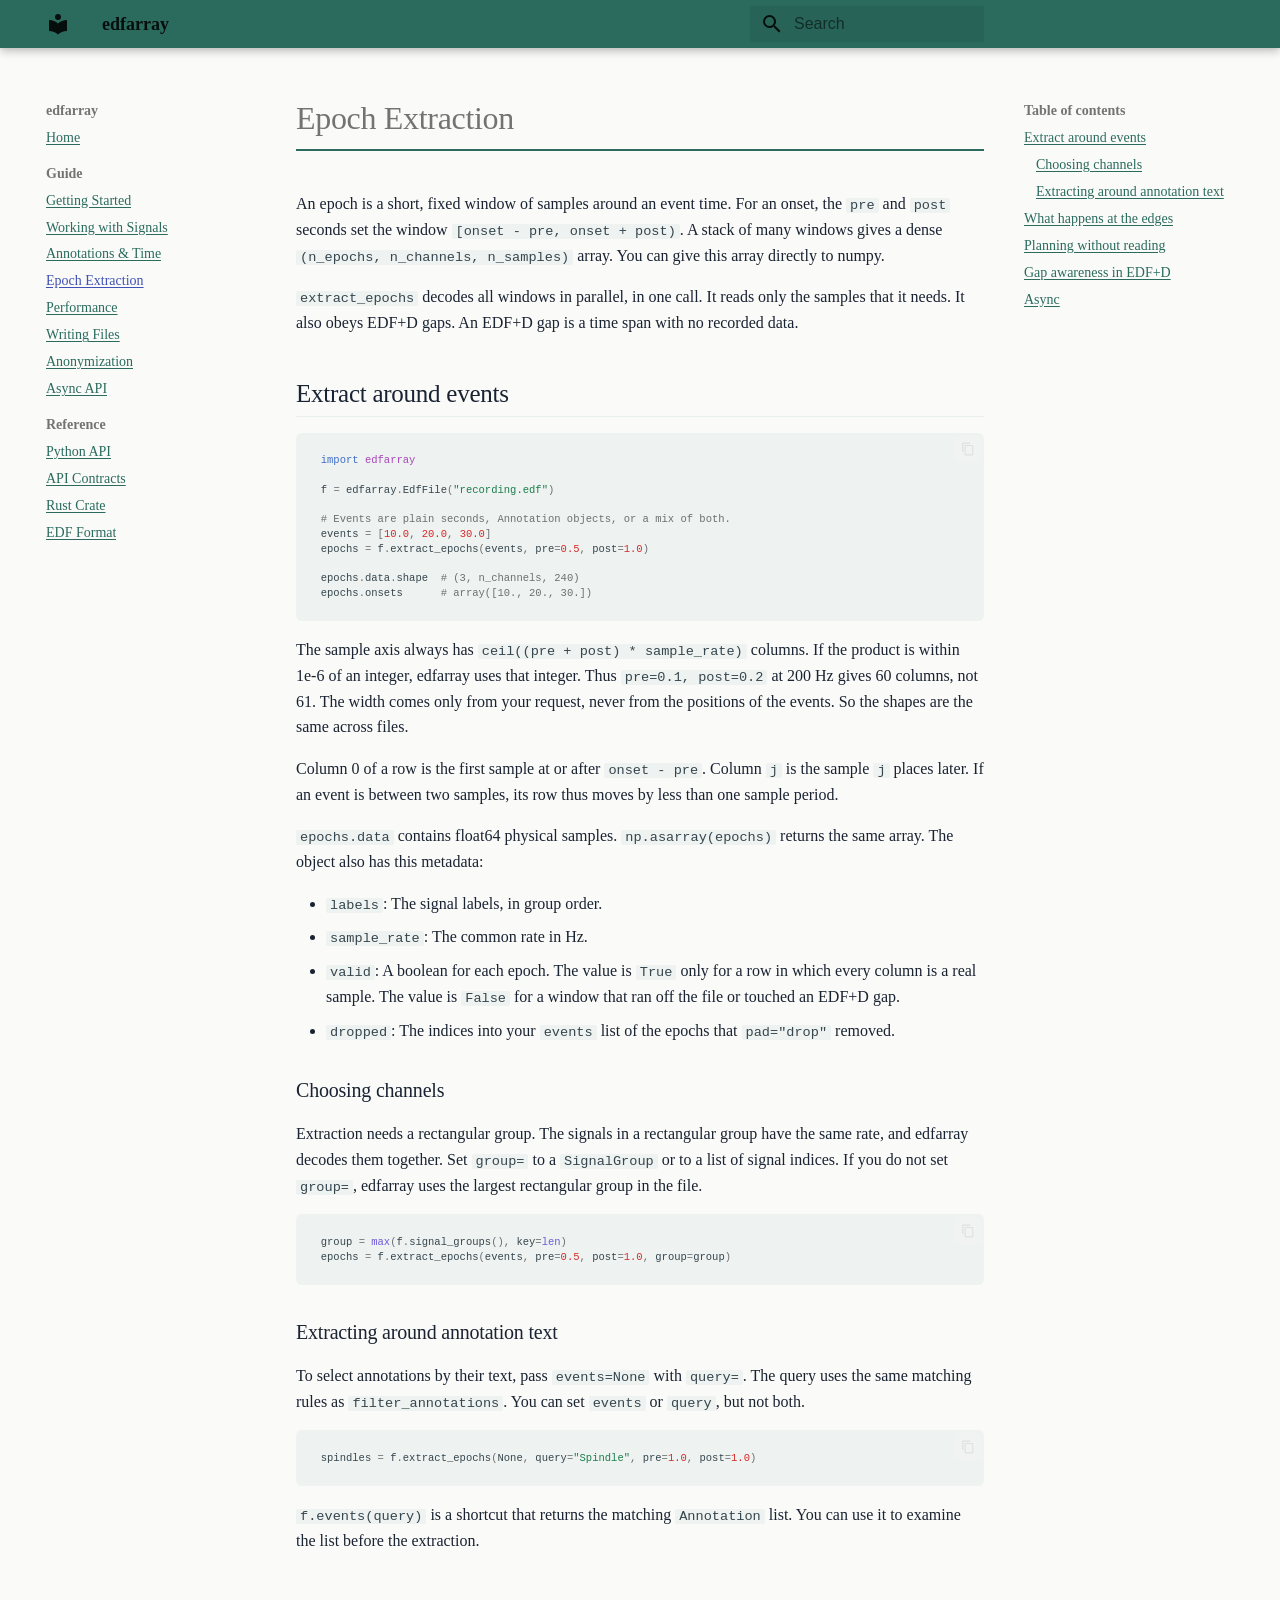
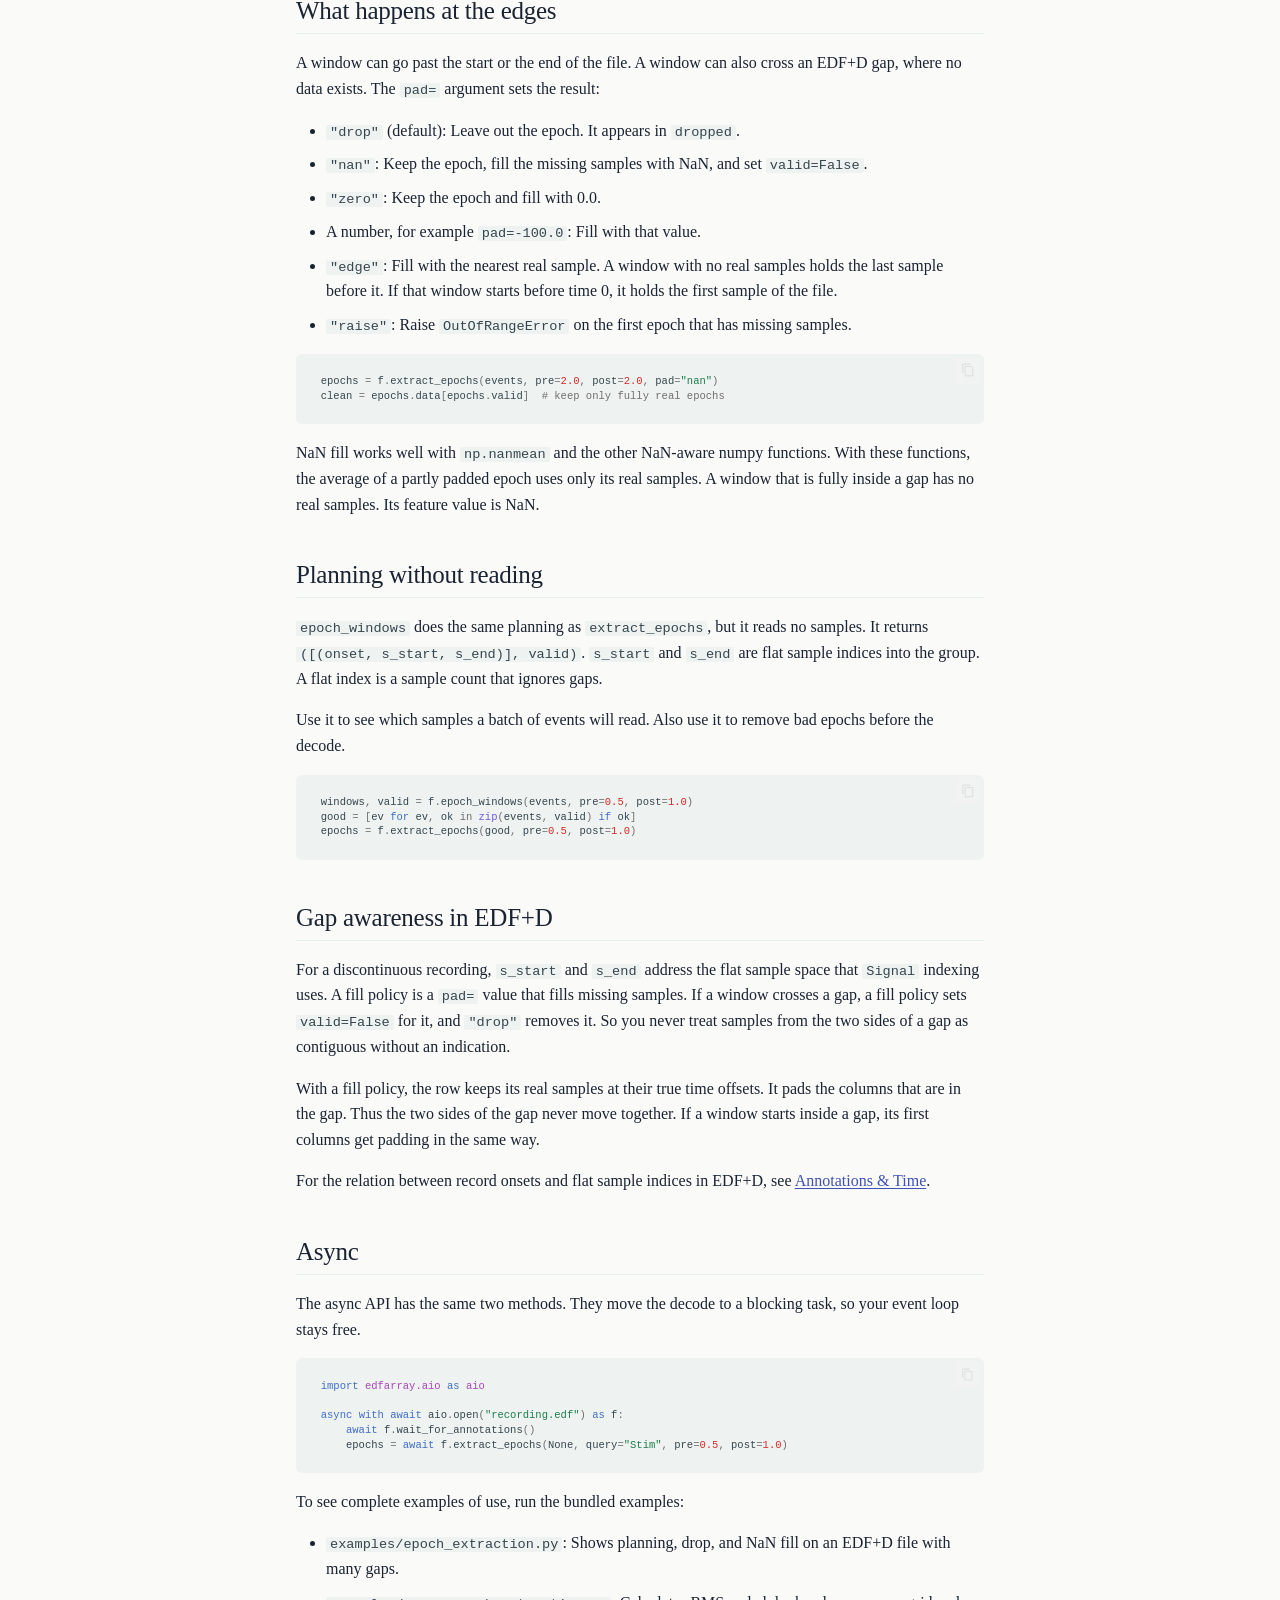
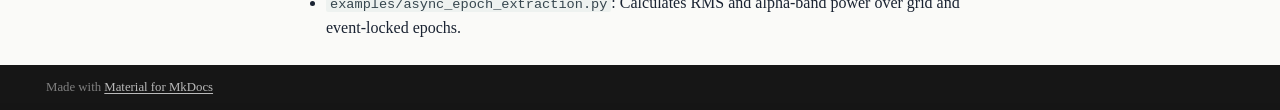
<file: guide/epochs/index.html>
<!doctype html>
<html lang="en" class="no-js">
  <head>
    
      <meta charset="utf-8">
      <meta name="viewport" content="width=device-width,initial-scale=1">
      
        <meta name="description" content="An EDF/EDF+ parser written in Rust with numpy-like Python bindings">
      
      
      
      
        <link rel="prev" href="../annotations/">
      
      
        <link rel="next" href="../performance/">
      
      
        
      
      
      <link rel="icon" href="../../assets/images/favicon.png">
      <meta name="generator" content="mkdocs-1.6.1, mkdocs-material-9.7.5">
    
    
      
        <title>Epoch Extraction - edfarray</title>
      
    
    
      <link rel="stylesheet" href="../../assets/stylesheets/main.484c7ddc.min.css">
      
        
        <link rel="stylesheet" href="../../assets/stylesheets/palette.ab4e12ef.min.css">
      
      


    
    
      
    
    
      
    
    
      <link rel="stylesheet" href="../../stylesheets/extra.css">
    
    <script>__md_scope=new URL("../..",location),__md_hash=e=>[...e].reduce(((e,_)=>(e<<5)-e+_.charCodeAt(0)),0),__md_get=(e,_=localStorage,t=__md_scope)=>JSON.parse(_.getItem(t.pathname+"."+e)),__md_set=(e,_,t=localStorage,a=__md_scope)=>{try{t.setItem(a.pathname+"."+e,JSON.stringify(_))}catch(e){}}</script>
    
      

    
    
  </head>
  
  
    
    
    
    
    
    <body dir="ltr" data-md-color-scheme="default" data-md-color-primary="white" data-md-color-accent="teal">
  
    
    <input class="md-toggle" data-md-toggle="drawer" type="checkbox" id="__drawer" autocomplete="off">
    <input class="md-toggle" data-md-toggle="search" type="checkbox" id="__search" autocomplete="off">
    <label class="md-overlay" for="__drawer"></label>
    <div data-md-component="skip">
      
        
        <a href="#epoch-extraction" class="md-skip">
          Skip to content
        </a>
      
    </div>
    <div data-md-component="announce">
      
    </div>
    
    
      

  

<header class="md-header md-header--shadow" data-md-component="header">
  <nav class="md-header__inner md-grid" aria-label="Header">
    <a href="../.." title="edfarray" class="md-header__button md-logo" aria-label="edfarray" data-md-component="logo">
      
  
  <svg xmlns="http://www.w3.org/2000/svg" viewBox="0 0 24 24"><path d="M12 8a3 3 0 0 0 3-3 3 3 0 0 0-3-3 3 3 0 0 0-3 3 3 3 0 0 0 3 3m0 3.54C9.64 9.35 6.5 8 3 8v11c3.5 0 6.64 1.35 9 3.54 2.36-2.19 5.5-3.54 9-3.54V8c-3.5 0-6.64 1.35-9 3.54"/></svg>

    </a>
    <label class="md-header__button md-icon" for="__drawer">
      
      <svg xmlns="http://www.w3.org/2000/svg" viewBox="0 0 24 24"><path d="M3 6h18v2H3zm0 5h18v2H3zm0 5h18v2H3z"/></svg>
    </label>
    <div class="md-header__title" data-md-component="header-title">
      <div class="md-header__ellipsis">
        <div class="md-header__topic">
          <span class="md-ellipsis">
            edfarray
          </span>
        </div>
        <div class="md-header__topic" data-md-component="header-topic">
          <span class="md-ellipsis">
            
              Epoch Extraction
            
          </span>
        </div>
      </div>
    </div>
    
      
    
    
    
    
      
      
        <label class="md-header__button md-icon" for="__search">
          
          <svg xmlns="http://www.w3.org/2000/svg" viewBox="0 0 24 24"><path d="M9.5 3A6.5 6.5 0 0 1 16 9.5c0 1.61-.59 3.09-1.56 4.23l.27.27h.79l5 5-1.5 1.5-5-5v-.79l-.27-.27A6.52 6.52 0 0 1 9.5 16 6.5 6.5 0 0 1 3 9.5 6.5 6.5 0 0 1 9.5 3m0 2C7 5 5 7 5 9.5S7 14 9.5 14 14 12 14 9.5 12 5 9.5 5"/></svg>
        </label>
        <div class="md-search" data-md-component="search" role="dialog">
  <label class="md-search__overlay" for="__search"></label>
  <div class="md-search__inner" role="search">
    <form class="md-search__form" name="search">
      <input type="text" class="md-search__input" name="query" aria-label="Search" placeholder="Search" autocapitalize="off" autocorrect="off" autocomplete="off" spellcheck="false" data-md-component="search-query" required>
      <label class="md-search__icon md-icon" for="__search">
        
        <svg xmlns="http://www.w3.org/2000/svg" viewBox="0 0 24 24"><path d="M9.5 3A6.5 6.5 0 0 1 16 9.5c0 1.61-.59 3.09-1.56 4.23l.27.27h.79l5 5-1.5 1.5-5-5v-.79l-.27-.27A6.52 6.52 0 0 1 9.5 16 6.5 6.5 0 0 1 3 9.5 6.5 6.5 0 0 1 9.5 3m0 2C7 5 5 7 5 9.5S7 14 9.5 14 14 12 14 9.5 12 5 9.5 5"/></svg>
        
        <svg xmlns="http://www.w3.org/2000/svg" viewBox="0 0 24 24"><path d="M20 11v2H8l5.5 5.5-1.42 1.42L4.16 12l7.92-7.92L13.5 5.5 8 11z"/></svg>
      </label>
      <nav class="md-search__options" aria-label="Search">
        
        <button type="reset" class="md-search__icon md-icon" title="Clear" aria-label="Clear" tabindex="-1">
          
          <svg xmlns="http://www.w3.org/2000/svg" viewBox="0 0 24 24"><path d="M19 6.41 17.59 5 12 10.59 6.41 5 5 6.41 10.59 12 5 17.59 6.41 19 12 13.41 17.59 19 19 17.59 13.41 12z"/></svg>
        </button>
      </nav>
      
    </form>
    <div class="md-search__output">
      <div class="md-search__scrollwrap" tabindex="0" data-md-scrollfix>
        <div class="md-search-result" data-md-component="search-result">
          <div class="md-search-result__meta">
            Initializing search
          </div>
          <ol class="md-search-result__list" role="presentation"></ol>
        </div>
      </div>
    </div>
  </div>
</div>
      
    
    
      <div class="md-header__source">
        <a href="https://github.com/bleemesser/edfarray" title="Go to repository" class="md-source" data-md-component="source">
  <div class="md-source__icon md-icon">
    
    <svg xmlns="http://www.w3.org/2000/svg" viewBox="0 0 448 512"><!--! Font Awesome Free 7.1.0 by @fontawesome - https://fontawesome.com License - https://fontawesome.com/license/free (Icons: CC BY 4.0, Fonts: SIL OFL 1.1, Code: MIT License) Copyright 2025 Fonticons, Inc.--><path d="M439.6 236.1 244 40.5c-5.4-5.5-12.8-8.5-20.4-8.5s-15 3-20.4 8.4L162.5 81l51.5 51.5c27.1-9.1 52.7 16.8 43.4 43.7l49.7 49.7c34.2-11.8 61.2 31 35.5 56.7-26.5 26.5-70.2-2.9-56-37.3L240.3 199v121.9c25.3 12.5 22.3 41.8 9.1 55-6.4 6.4-15.2 10.1-24.3 10.1s-17.8-3.6-24.3-10.1c-17.6-17.6-11.1-46.9 11.2-56v-123c-20.8-8.5-24.6-30.7-18.6-45L142.6 101 8.5 235.1C3 240.6 0 247.9 0 255.5s3 15 8.5 20.4l195.6 195.7c5.4 5.4 12.7 8.4 20.4 8.4s15-3 20.4-8.4l194.7-194.7c5.4-5.4 8.4-12.8 8.4-20.4s-3-15-8.4-20.4"/></svg>
  </div>
  <div class="md-source__repository">
    GitHub
  </div>
</a>
      </div>
    
  </nav>
  
</header>
    
    <div class="md-container" data-md-component="container">
      
      
        
          
        
      
      <main class="md-main" data-md-component="main">
        <div class="md-main__inner md-grid">
          
            
              
              <div class="md-sidebar md-sidebar--primary" data-md-component="sidebar" data-md-type="navigation" >
                <div class="md-sidebar__scrollwrap">
                  <div class="md-sidebar__inner">
                    



<nav class="md-nav md-nav--primary" aria-label="Navigation" data-md-level="0">
  <label class="md-nav__title" for="__drawer">
    <a href="../.." title="edfarray" class="md-nav__button md-logo" aria-label="edfarray" data-md-component="logo">
      
  
  <svg xmlns="http://www.w3.org/2000/svg" viewBox="0 0 24 24"><path d="M12 8a3 3 0 0 0 3-3 3 3 0 0 0-3-3 3 3 0 0 0-3 3 3 3 0 0 0 3 3m0 3.54C9.64 9.35 6.5 8 3 8v11c3.5 0 6.64 1.35 9 3.54 2.36-2.19 5.5-3.54 9-3.54V8c-3.5 0-6.64 1.35-9 3.54"/></svg>

    </a>
    edfarray
  </label>
  
    <div class="md-nav__source">
      <a href="https://github.com/bleemesser/edfarray" title="Go to repository" class="md-source" data-md-component="source">
  <div class="md-source__icon md-icon">
    
    <svg xmlns="http://www.w3.org/2000/svg" viewBox="0 0 448 512"><!--! Font Awesome Free 7.1.0 by @fontawesome - https://fontawesome.com License - https://fontawesome.com/license/free (Icons: CC BY 4.0, Fonts: SIL OFL 1.1, Code: MIT License) Copyright 2025 Fonticons, Inc.--><path d="M439.6 236.1 244 40.5c-5.4-5.5-12.8-8.5-20.4-8.5s-15 3-20.4 8.4L162.5 81l51.5 51.5c27.1-9.1 52.7 16.8 43.4 43.7l49.7 49.7c34.2-11.8 61.2 31 35.5 56.7-26.5 26.5-70.2-2.9-56-37.3L240.3 199v121.9c25.3 12.5 22.3 41.8 9.1 55-6.4 6.4-15.2 10.1-24.3 10.1s-17.8-3.6-24.3-10.1c-17.6-17.6-11.1-46.9 11.2-56v-123c-20.8-8.5-24.6-30.7-18.6-45L142.6 101 8.5 235.1C3 240.6 0 247.9 0 255.5s3 15 8.5 20.4l195.6 195.7c5.4 5.4 12.7 8.4 20.4 8.4s15-3 20.4-8.4l194.7-194.7c5.4-5.4 8.4-12.8 8.4-20.4s-3-15-8.4-20.4"/></svg>
  </div>
  <div class="md-source__repository">
    GitHub
  </div>
</a>
    </div>
  
  <ul class="md-nav__list" data-md-scrollfix>
    
      
      
  
  
  
  
    <li class="md-nav__item">
      <a href="../.." class="md-nav__link">
        
  
  
  <span class="md-ellipsis">
    
  
    Home
  

    
  </span>
  
  

      </a>
    </li>
  

    
      
      
  
  
    
  
  
  
    
    
    
    
      
        
        
      
    
    
    <li class="md-nav__item md-nav__item--active md-nav__item--section md-nav__item--nested">
      
        
        
        <input class="md-nav__toggle md-toggle " type="checkbox" id="__nav_2" checked>
        
          
          <label class="md-nav__link" for="__nav_2" id="__nav_2_label" tabindex="">
            
  
  
  <span class="md-ellipsis">
    
  
    Guide
  

    
  </span>
  
  

            <span class="md-nav__icon md-icon"></span>
          </label>
        
        <nav class="md-nav" data-md-level="1" aria-labelledby="__nav_2_label" aria-expanded="true">
          <label class="md-nav__title" for="__nav_2">
            <span class="md-nav__icon md-icon"></span>
            
  
    Guide
  

          </label>
          <ul class="md-nav__list" data-md-scrollfix>
            
              
                
  
  
  
  
    <li class="md-nav__item">
      <a href="../getting-started/" class="md-nav__link">
        
  
  
  <span class="md-ellipsis">
    
  
    Getting Started
  

    
  </span>
  
  

      </a>
    </li>
  

              
            
              
                
  
  
  
  
    <li class="md-nav__item">
      <a href="../signals/" class="md-nav__link">
        
  
  
  <span class="md-ellipsis">
    
  
    Working with Signals
  

    
  </span>
  
  

      </a>
    </li>
  

              
            
              
                
  
  
  
  
    <li class="md-nav__item">
      <a href="../annotations/" class="md-nav__link">
        
  
  
  <span class="md-ellipsis">
    
  
    Annotations & Time
  

    
  </span>
  
  

      </a>
    </li>
  

              
            
              
                
  
  
    
  
  
  
    <li class="md-nav__item md-nav__item--active">
      
      <input class="md-nav__toggle md-toggle" type="checkbox" id="__toc">
      
      
        
      
      
        <label class="md-nav__link md-nav__link--active" for="__toc">
          
  
  
  <span class="md-ellipsis">
    
  
    Epoch Extraction
  

    
  </span>
  
  

          <span class="md-nav__icon md-icon"></span>
        </label>
      
      <a href="./" class="md-nav__link md-nav__link--active">
        
  
  
  <span class="md-ellipsis">
    
  
    Epoch Extraction
  

    
  </span>
  
  

      </a>
      
        

<nav class="md-nav md-nav--secondary" aria-label="Table of contents">
  
  
  
    
  
  
    <label class="md-nav__title" for="__toc">
      <span class="md-nav__icon md-icon"></span>
      Table of contents
    </label>
    <ul class="md-nav__list" data-md-component="toc" data-md-scrollfix>
      
        <li class="md-nav__item">
  <a href="#extract-around-events" class="md-nav__link">
    <span class="md-ellipsis">
      
        Extract around events
      
    </span>
  </a>
  
    <nav class="md-nav" aria-label="Extract around events">
      <ul class="md-nav__list">
        
          <li class="md-nav__item">
  <a href="#choosing-channels" class="md-nav__link">
    <span class="md-ellipsis">
      
        Choosing channels
      
    </span>
  </a>
  
</li>
        
          <li class="md-nav__item">
  <a href="#extracting-around-annotation-text" class="md-nav__link">
    <span class="md-ellipsis">
      
        Extracting around annotation text
      
    </span>
  </a>
  
</li>
        
      </ul>
    </nav>
  
</li>
      
        <li class="md-nav__item">
  <a href="#what-happens-at-the-edges" class="md-nav__link">
    <span class="md-ellipsis">
      
        What happens at the edges
      
    </span>
  </a>
  
</li>
      
        <li class="md-nav__item">
  <a href="#planning-without-reading" class="md-nav__link">
    <span class="md-ellipsis">
      
        Planning without reading
      
    </span>
  </a>
  
</li>
      
        <li class="md-nav__item">
  <a href="#gap-awareness-in-edfd" class="md-nav__link">
    <span class="md-ellipsis">
      
        Gap awareness in EDF+D
      
    </span>
  </a>
  
</li>
      
        <li class="md-nav__item">
  <a href="#async" class="md-nav__link">
    <span class="md-ellipsis">
      
        Async
      
    </span>
  </a>
  
</li>
      
    </ul>
  
</nav>
      
    </li>
  

              
            
              
                
  
  
  
  
    <li class="md-nav__item">
      <a href="../performance/" class="md-nav__link">
        
  
  
  <span class="md-ellipsis">
    
  
    Performance
  

    
  </span>
  
  

      </a>
    </li>
  

              
            
              
                
  
  
  
  
    <li class="md-nav__item">
      <a href="../writing/" class="md-nav__link">
        
  
  
  <span class="md-ellipsis">
    
  
    Writing Files
  

    
  </span>
  
  

      </a>
    </li>
  

              
            
              
                
  
  
  
  
    <li class="md-nav__item">
      <a href="../anonymization/" class="md-nav__link">
        
  
  
  <span class="md-ellipsis">
    
  
    Anonymization
  

    
  </span>
  
  

      </a>
    </li>
  

              
            
              
                
  
  
  
  
    <li class="md-nav__item">
      <a href="../async/" class="md-nav__link">
        
  
  
  <span class="md-ellipsis">
    
  
    Async API
  

    
  </span>
  
  

      </a>
    </li>
  

              
            
          </ul>
        </nav>
      
    </li>
  

    
      
      
  
  
  
  
    
    
    
    
      
        
        
      
    
    
    <li class="md-nav__item md-nav__item--section md-nav__item--nested">
      
        
        
          
        
        <input class="md-nav__toggle md-toggle md-toggle--indeterminate" type="checkbox" id="__nav_3" >
        
          
          <label class="md-nav__link" for="__nav_3" id="__nav_3_label" tabindex="">
            
  
  
  <span class="md-ellipsis">
    
  
    Reference
  

    
  </span>
  
  

            <span class="md-nav__icon md-icon"></span>
          </label>
        
        <nav class="md-nav" data-md-level="1" aria-labelledby="__nav_3_label" aria-expanded="false">
          <label class="md-nav__title" for="__nav_3">
            <span class="md-nav__icon md-icon"></span>
            
  
    Reference
  

          </label>
          <ul class="md-nav__list" data-md-scrollfix>
            
              
                
  
  
  
  
    <li class="md-nav__item">
      <a href="../../reference/python-api/" class="md-nav__link">
        
  
  
  <span class="md-ellipsis">
    
  
    Python API
  

    
  </span>
  
  

      </a>
    </li>
  

              
            
              
                
  
  
  
  
    <li class="md-nav__item">
      <a href="../../reference/contracts/" class="md-nav__link">
        
  
  
  <span class="md-ellipsis">
    
  
    API Contracts
  

    
  </span>
  
  

      </a>
    </li>
  

              
            
              
                
  
  
  
  
    <li class="md-nav__item">
      <a href="../../reference/rust-api/" class="md-nav__link">
        
  
  
  <span class="md-ellipsis">
    
  
    Rust Crate
  

    
  </span>
  
  

      </a>
    </li>
  

              
            
              
                
  
  
  
  
    <li class="md-nav__item">
      <a href="../../reference/edf-format/" class="md-nav__link">
        
  
  
  <span class="md-ellipsis">
    
  
    EDF Format
  

    
  </span>
  
  

      </a>
    </li>
  

              
            
          </ul>
        </nav>
      
    </li>
  

    
  </ul>
</nav>
                  </div>
                </div>
              </div>
            
            
              
              <div class="md-sidebar md-sidebar--secondary" data-md-component="sidebar" data-md-type="toc" >
                <div class="md-sidebar__scrollwrap">
                  <div class="md-sidebar__inner">
                    

<nav class="md-nav md-nav--secondary" aria-label="Table of contents">
  
  
  
    
  
  
    <label class="md-nav__title" for="__toc">
      <span class="md-nav__icon md-icon"></span>
      Table of contents
    </label>
    <ul class="md-nav__list" data-md-component="toc" data-md-scrollfix>
      
        <li class="md-nav__item">
  <a href="#extract-around-events" class="md-nav__link">
    <span class="md-ellipsis">
      
        Extract around events
      
    </span>
  </a>
  
    <nav class="md-nav" aria-label="Extract around events">
      <ul class="md-nav__list">
        
          <li class="md-nav__item">
  <a href="#choosing-channels" class="md-nav__link">
    <span class="md-ellipsis">
      
        Choosing channels
      
    </span>
  </a>
  
</li>
        
          <li class="md-nav__item">
  <a href="#extracting-around-annotation-text" class="md-nav__link">
    <span class="md-ellipsis">
      
        Extracting around annotation text
      
    </span>
  </a>
  
</li>
        
      </ul>
    </nav>
  
</li>
      
        <li class="md-nav__item">
  <a href="#what-happens-at-the-edges" class="md-nav__link">
    <span class="md-ellipsis">
      
        What happens at the edges
      
    </span>
  </a>
  
</li>
      
        <li class="md-nav__item">
  <a href="#planning-without-reading" class="md-nav__link">
    <span class="md-ellipsis">
      
        Planning without reading
      
    </span>
  </a>
  
</li>
      
        <li class="md-nav__item">
  <a href="#gap-awareness-in-edfd" class="md-nav__link">
    <span class="md-ellipsis">
      
        Gap awareness in EDF+D
      
    </span>
  </a>
  
</li>
      
        <li class="md-nav__item">
  <a href="#async" class="md-nav__link">
    <span class="md-ellipsis">
      
        Async
      
    </span>
  </a>
  
</li>
      
    </ul>
  
</nav>
                  </div>
                </div>
              </div>
            
          
          
            <div class="md-content" data-md-component="content">
              
              <article class="md-content__inner md-typeset">
                
                  


  
  


<h1 id="epoch-extraction">Epoch Extraction<a class="headerlink" href="#epoch-extraction" title="Permanent link">&para;</a></h1>
<p>An epoch is a short, fixed window of samples around an event time. For an
onset, the <code>pre</code> and <code>post</code> seconds set the window <code>[onset - pre, onset + post)</code>.
A stack of many windows gives a dense <code>(n_epochs, n_channels, n_samples)</code> array.
You can give this array directly to numpy.</p>
<p><code>extract_epochs</code> decodes all windows in parallel, in one call. It reads only the
samples that it needs. It also obeys EDF+D gaps. An EDF+D gap is a time span
with no recorded data.</p>
<h2 id="extract-around-events">Extract around events<a class="headerlink" href="#extract-around-events" title="Permanent link">&para;</a></h2>
<div class="highlight"><pre><span></span><code><a id="__codelineno-0-1" name="__codelineno-0-1" href="#__codelineno-0-1"></a><span class="kn">import</span><span class="w"> </span><span class="nn">edfarray</span>
<a id="__codelineno-0-2" name="__codelineno-0-2" href="#__codelineno-0-2"></a>
<a id="__codelineno-0-3" name="__codelineno-0-3" href="#__codelineno-0-3"></a><span class="n">f</span> <span class="o">=</span> <span class="n">edfarray</span><span class="o">.</span><span class="n">EdfFile</span><span class="p">(</span><span class="s2">&quot;recording.edf&quot;</span><span class="p">)</span>
<a id="__codelineno-0-4" name="__codelineno-0-4" href="#__codelineno-0-4"></a>
<a id="__codelineno-0-5" name="__codelineno-0-5" href="#__codelineno-0-5"></a><span class="c1"># Events are plain seconds, Annotation objects, or a mix of both.</span>
<a id="__codelineno-0-6" name="__codelineno-0-6" href="#__codelineno-0-6"></a><span class="n">events</span> <span class="o">=</span> <span class="p">[</span><span class="mf">10.0</span><span class="p">,</span> <span class="mf">20.0</span><span class="p">,</span> <span class="mf">30.0</span><span class="p">]</span>
<a id="__codelineno-0-7" name="__codelineno-0-7" href="#__codelineno-0-7"></a><span class="n">epochs</span> <span class="o">=</span> <span class="n">f</span><span class="o">.</span><span class="n">extract_epochs</span><span class="p">(</span><span class="n">events</span><span class="p">,</span> <span class="n">pre</span><span class="o">=</span><span class="mf">0.5</span><span class="p">,</span> <span class="n">post</span><span class="o">=</span><span class="mf">1.0</span><span class="p">)</span>
<a id="__codelineno-0-8" name="__codelineno-0-8" href="#__codelineno-0-8"></a>
<a id="__codelineno-0-9" name="__codelineno-0-9" href="#__codelineno-0-9"></a><span class="n">epochs</span><span class="o">.</span><span class="n">data</span><span class="o">.</span><span class="n">shape</span>  <span class="c1"># (3, n_channels, 240)</span>
<a id="__codelineno-0-10" name="__codelineno-0-10" href="#__codelineno-0-10"></a><span class="n">epochs</span><span class="o">.</span><span class="n">onsets</span>      <span class="c1"># array([10., 20., 30.])</span>
</code></pre></div>
<p>The sample axis always has <code>ceil((pre + post) * sample_rate)</code> columns. If the product
is within 1e-6 of an integer, edfarray uses that integer. Thus <code>pre=0.1, post=0.2</code> at
200 Hz gives 60 columns, not 61. The width comes only from your request, never from the
positions of the events. So the shapes are the same across files.</p>
<p>Column 0 of a row is the first sample at or after <code>onset - pre</code>. Column <code>j</code> is the
sample <code>j</code> places later. If an event is between two samples, its row thus moves by
less than one sample period.</p>
<p><code>epochs.data</code> contains float64 physical samples. <code>np.asarray(epochs)</code> returns the same
array. The object also has this metadata:</p>
<ul>
<li><code>labels</code>: The signal labels, in group order.</li>
<li><code>sample_rate</code>: The common rate in Hz.</li>
<li><code>valid</code>: A boolean for each epoch. The value is <code>True</code> only for a row in which every column is a real sample.
  The value is <code>False</code> for a window that ran off the file or touched an EDF+D gap.</li>
<li><code>dropped</code>: The indices into your <code>events</code> list of the epochs that <code>pad="drop"</code> removed.</li>
</ul>
<h3 id="choosing-channels">Choosing channels<a class="headerlink" href="#choosing-channels" title="Permanent link">&para;</a></h3>
<p>Extraction needs a rectangular group. The signals in a rectangular group have the
same rate, and edfarray decodes them together. Set <code>group=</code> to a <code>SignalGroup</code> or
to a list of signal indices. If you do not set <code>group=</code>, edfarray uses the largest
rectangular group in the file.</p>
<div class="highlight"><pre><span></span><code><a id="__codelineno-1-1" name="__codelineno-1-1" href="#__codelineno-1-1"></a><span class="n">group</span> <span class="o">=</span> <span class="nb">max</span><span class="p">(</span><span class="n">f</span><span class="o">.</span><span class="n">signal_groups</span><span class="p">(),</span> <span class="n">key</span><span class="o">=</span><span class="nb">len</span><span class="p">)</span>
<a id="__codelineno-1-2" name="__codelineno-1-2" href="#__codelineno-1-2"></a><span class="n">epochs</span> <span class="o">=</span> <span class="n">f</span><span class="o">.</span><span class="n">extract_epochs</span><span class="p">(</span><span class="n">events</span><span class="p">,</span> <span class="n">pre</span><span class="o">=</span><span class="mf">0.5</span><span class="p">,</span> <span class="n">post</span><span class="o">=</span><span class="mf">1.0</span><span class="p">,</span> <span class="n">group</span><span class="o">=</span><span class="n">group</span><span class="p">)</span>
</code></pre></div>
<h3 id="extracting-around-annotation-text">Extracting around annotation text<a class="headerlink" href="#extracting-around-annotation-text" title="Permanent link">&para;</a></h3>
<p>To select annotations by their text, pass <code>events=None</code> with <code>query=</code>. The query
uses the same matching rules as <code>filter_annotations</code>. You can set <code>events</code> or
<code>query</code>, but not both.</p>
<div class="highlight"><pre><span></span><code><a id="__codelineno-2-1" name="__codelineno-2-1" href="#__codelineno-2-1"></a><span class="n">spindles</span> <span class="o">=</span> <span class="n">f</span><span class="o">.</span><span class="n">extract_epochs</span><span class="p">(</span><span class="kc">None</span><span class="p">,</span> <span class="n">query</span><span class="o">=</span><span class="s2">&quot;Spindle&quot;</span><span class="p">,</span> <span class="n">pre</span><span class="o">=</span><span class="mf">1.0</span><span class="p">,</span> <span class="n">post</span><span class="o">=</span><span class="mf">1.0</span><span class="p">)</span>
</code></pre></div>
<p><code>f.events(query)</code> is a shortcut that returns the matching <code>Annotation</code> list. You
can use it to examine the list before the extraction.</p>
<h2 id="what-happens-at-the-edges">What happens at the edges<a class="headerlink" href="#what-happens-at-the-edges" title="Permanent link">&para;</a></h2>
<p>A window can go past the start or the end of the file. A window can also cross an
EDF+D gap, where no data exists. The <code>pad=</code> argument sets the result:</p>
<ul>
<li><code>"drop"</code> (default): Leave out the epoch. It appears in <code>dropped</code>.</li>
<li><code>"nan"</code>: Keep the epoch, fill the missing samples with NaN, and set <code>valid=False</code>.</li>
<li><code>"zero"</code>: Keep the epoch and fill with 0.0.</li>
<li>A number, for example <code>pad=-100.0</code>: Fill with that value.</li>
<li><code>"edge"</code>: Fill with the nearest real sample. A window with no real samples holds the
  last sample before it. If that window starts before time 0, it holds the first sample of the file.</li>
<li><code>"raise"</code>: Raise <code>OutOfRangeError</code> on the first epoch that has missing samples.</li>
</ul>
<div class="highlight"><pre><span></span><code><a id="__codelineno-3-1" name="__codelineno-3-1" href="#__codelineno-3-1"></a><span class="n">epochs</span> <span class="o">=</span> <span class="n">f</span><span class="o">.</span><span class="n">extract_epochs</span><span class="p">(</span><span class="n">events</span><span class="p">,</span> <span class="n">pre</span><span class="o">=</span><span class="mf">2.0</span><span class="p">,</span> <span class="n">post</span><span class="o">=</span><span class="mf">2.0</span><span class="p">,</span> <span class="n">pad</span><span class="o">=</span><span class="s2">&quot;nan&quot;</span><span class="p">)</span>
<a id="__codelineno-3-2" name="__codelineno-3-2" href="#__codelineno-3-2"></a><span class="n">clean</span> <span class="o">=</span> <span class="n">epochs</span><span class="o">.</span><span class="n">data</span><span class="p">[</span><span class="n">epochs</span><span class="o">.</span><span class="n">valid</span><span class="p">]</span>  <span class="c1"># keep only fully real epochs</span>
</code></pre></div>
<p>NaN fill works well with <code>np.nanmean</code> and the other NaN-aware numpy functions. With
these functions, the average of a partly padded epoch uses only its real samples. A
window that is fully inside a gap has no real samples. Its feature value is NaN.</p>
<h2 id="planning-without-reading">Planning without reading<a class="headerlink" href="#planning-without-reading" title="Permanent link">&para;</a></h2>
<p><code>epoch_windows</code> does the same planning as <code>extract_epochs</code>, but it reads no samples.
It returns <code>([(onset, s_start, s_end)], valid)</code>. <code>s_start</code> and <code>s_end</code> are flat
sample indices into the group. A flat index is a sample count that ignores gaps.</p>
<p>Use it to see which samples a batch of events will read. Also use it to remove bad
epochs before the decode.</p>
<div class="highlight"><pre><span></span><code><a id="__codelineno-4-1" name="__codelineno-4-1" href="#__codelineno-4-1"></a><span class="n">windows</span><span class="p">,</span> <span class="n">valid</span> <span class="o">=</span> <span class="n">f</span><span class="o">.</span><span class="n">epoch_windows</span><span class="p">(</span><span class="n">events</span><span class="p">,</span> <span class="n">pre</span><span class="o">=</span><span class="mf">0.5</span><span class="p">,</span> <span class="n">post</span><span class="o">=</span><span class="mf">1.0</span><span class="p">)</span>
<a id="__codelineno-4-2" name="__codelineno-4-2" href="#__codelineno-4-2"></a><span class="n">good</span> <span class="o">=</span> <span class="p">[</span><span class="n">ev</span> <span class="k">for</span> <span class="n">ev</span><span class="p">,</span> <span class="n">ok</span> <span class="ow">in</span> <span class="nb">zip</span><span class="p">(</span><span class="n">events</span><span class="p">,</span> <span class="n">valid</span><span class="p">)</span> <span class="k">if</span> <span class="n">ok</span><span class="p">]</span>
<a id="__codelineno-4-3" name="__codelineno-4-3" href="#__codelineno-4-3"></a><span class="n">epochs</span> <span class="o">=</span> <span class="n">f</span><span class="o">.</span><span class="n">extract_epochs</span><span class="p">(</span><span class="n">good</span><span class="p">,</span> <span class="n">pre</span><span class="o">=</span><span class="mf">0.5</span><span class="p">,</span> <span class="n">post</span><span class="o">=</span><span class="mf">1.0</span><span class="p">)</span>
</code></pre></div>
<h2 id="gap-awareness-in-edfd">Gap awareness in EDF+D<a class="headerlink" href="#gap-awareness-in-edfd" title="Permanent link">&para;</a></h2>
<p>For a discontinuous recording, <code>s_start</code> and <code>s_end</code> address the flat sample space
that <code>Signal</code> indexing uses. A fill policy is a <code>pad=</code> value that fills missing samples.
If a window crosses a gap, a fill policy sets <code>valid=False</code> for it, and <code>"drop"</code>
removes it. So you never treat samples from the two sides of a gap as contiguous
without an indication.</p>
<p>With a fill policy, the row keeps its real samples at their true time offsets. It
pads the columns that are in the gap. Thus the two sides of the gap never move
together. If a window starts inside a gap, its first columns get padding in the same way.</p>
<p>For the relation between record onsets and flat sample indices in EDF+D, see
<a href="../annotations/">Annotations &amp; Time</a>.</p>
<h2 id="async">Async<a class="headerlink" href="#async" title="Permanent link">&para;</a></h2>
<p>The async API has the same two methods. They move the decode to a blocking task,
so your event loop stays free.</p>
<div class="highlight"><pre><span></span><code><a id="__codelineno-5-1" name="__codelineno-5-1" href="#__codelineno-5-1"></a><span class="kn">import</span><span class="w"> </span><span class="nn">edfarray.aio</span><span class="w"> </span><span class="k">as</span><span class="w"> </span><span class="nn">aio</span>
<a id="__codelineno-5-2" name="__codelineno-5-2" href="#__codelineno-5-2"></a>
<a id="__codelineno-5-3" name="__codelineno-5-3" href="#__codelineno-5-3"></a><span class="k">async</span> <span class="k">with</span> <span class="k">await</span> <span class="n">aio</span><span class="o">.</span><span class="n">open</span><span class="p">(</span><span class="s2">&quot;recording.edf&quot;</span><span class="p">)</span> <span class="k">as</span> <span class="n">f</span><span class="p">:</span>
<a id="__codelineno-5-4" name="__codelineno-5-4" href="#__codelineno-5-4"></a>    <span class="k">await</span> <span class="n">f</span><span class="o">.</span><span class="n">wait_for_annotations</span><span class="p">()</span>
<a id="__codelineno-5-5" name="__codelineno-5-5" href="#__codelineno-5-5"></a>    <span class="n">epochs</span> <span class="o">=</span> <span class="k">await</span> <span class="n">f</span><span class="o">.</span><span class="n">extract_epochs</span><span class="p">(</span><span class="kc">None</span><span class="p">,</span> <span class="n">query</span><span class="o">=</span><span class="s2">&quot;Stim&quot;</span><span class="p">,</span> <span class="n">pre</span><span class="o">=</span><span class="mf">0.5</span><span class="p">,</span> <span class="n">post</span><span class="o">=</span><span class="mf">1.0</span><span class="p">)</span>
</code></pre></div>
<p>To see complete examples of use, run the bundled examples:</p>
<ul>
<li><code>examples/epoch_extraction.py</code>: Shows planning, drop, and NaN fill on an EDF+D file
  with many gaps.</li>
<li><code>examples/async_epoch_extraction.py</code>: Calculates RMS and alpha-band power over grid
  and event-locked epochs.</li>
</ul>












                
              </article>
            </div>
          
          
<script>var target=document.getElementById(location.hash.slice(1));target&&target.name&&(target.checked=target.name.startsWith("__tabbed_"))</script>
        </div>
        
      </main>
      
        <footer class="md-footer">
  
  <div class="md-footer-meta md-typeset">
    <div class="md-footer-meta__inner md-grid">
      <div class="md-copyright">
  
  
    Made with
    <a href="https://squidfunk.github.io/mkdocs-material/" target="_blank" rel="noopener">
      Material for MkDocs
    </a>
  
</div>
      
    </div>
  </div>
</footer>
      
    </div>
    <div class="md-dialog" data-md-component="dialog">
      <div class="md-dialog__inner md-typeset"></div>
    </div>
    
    
    
      
      
      <script id="__config" type="application/json">{"annotate": null, "base": "../..", "features": ["navigation.sections", "navigation.expand", "content.code.copy", "search.highlight"], "search": "../../assets/javascripts/workers/search.2c215733.min.js", "tags": null, "translations": {"clipboard.copied": "Copied to clipboard", "clipboard.copy": "Copy to clipboard", "search.result.more.one": "1 more on this page", "search.result.more.other": "# more on this page", "search.result.none": "No matching documents", "search.result.one": "1 matching document", "search.result.other": "# matching documents", "search.result.placeholder": "Type to start searching", "search.result.term.missing": "Missing", "select.version": "Select version"}, "version": null}</script>
    
    
      <script src="../../assets/javascripts/bundle.79ae519e.min.js"></script>
      
    
  </body>
</html>
</file>
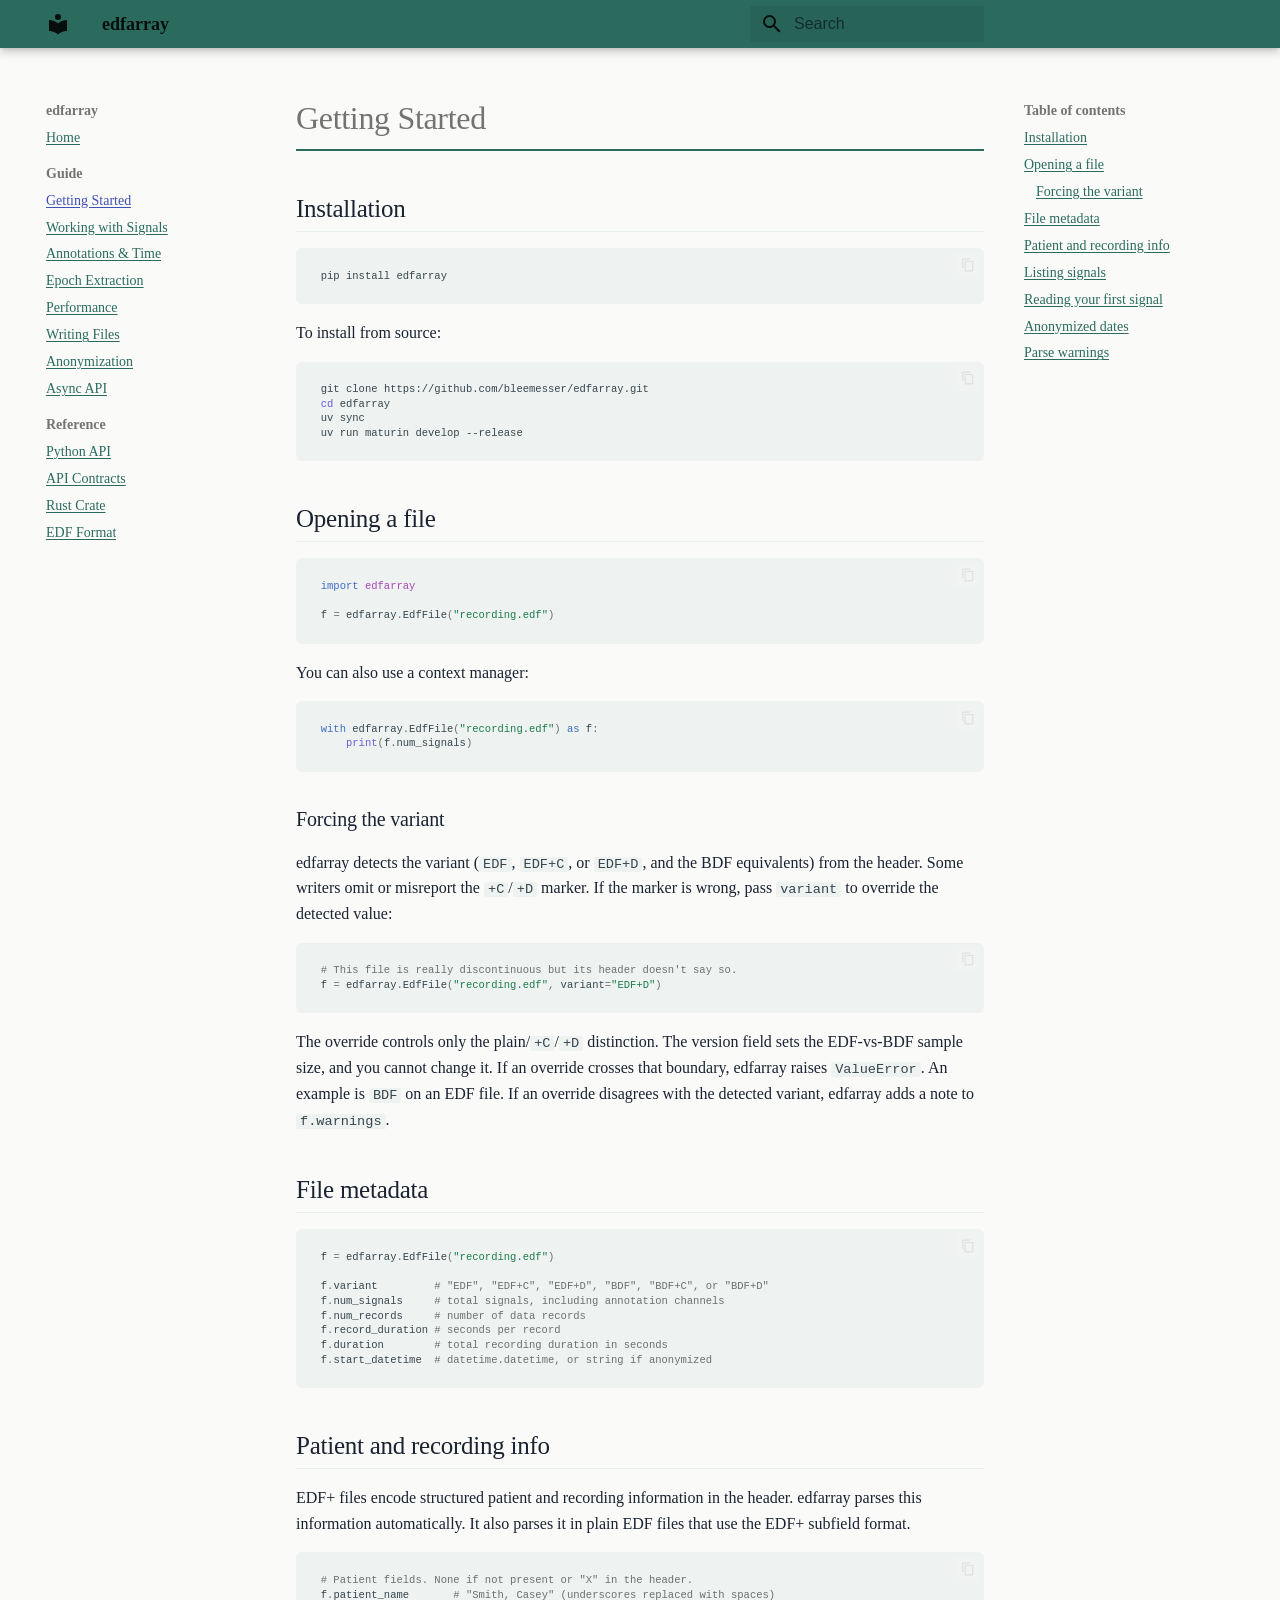
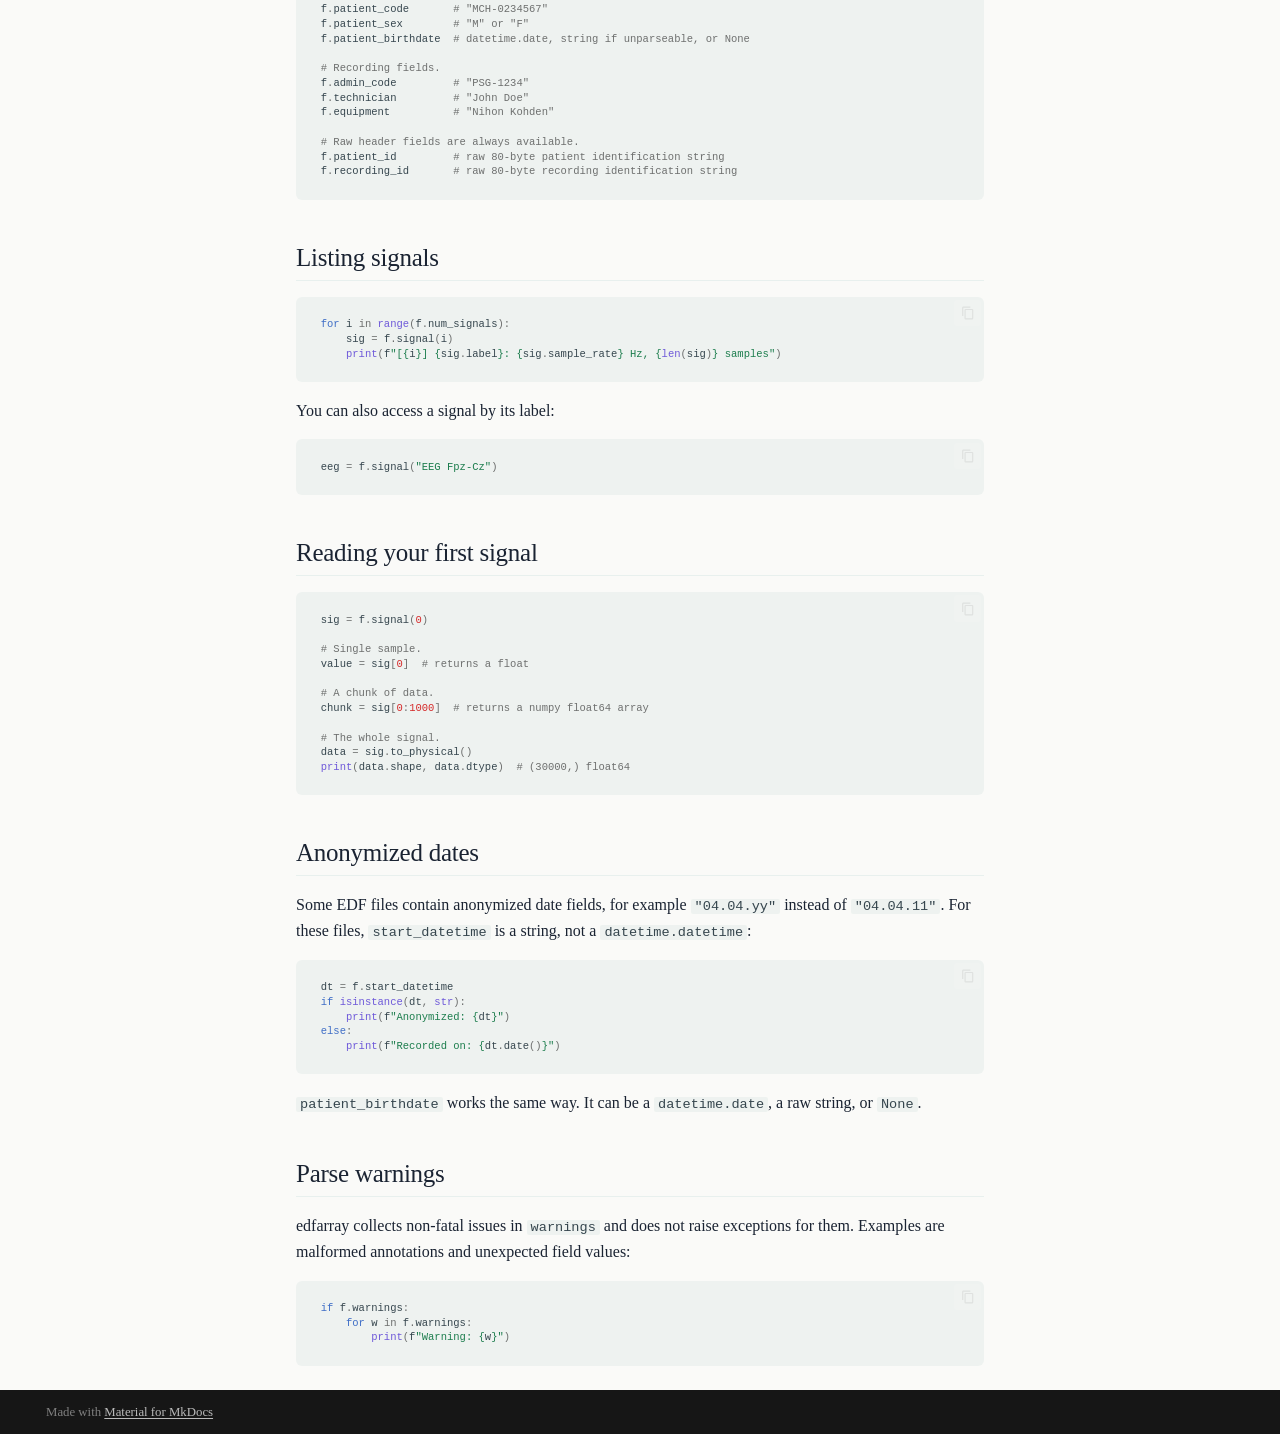
<file: guide/getting-started/index.html>
<!doctype html>
<html lang="en" class="no-js">
  <head>
    
      <meta charset="utf-8">
      <meta name="viewport" content="width=device-width,initial-scale=1">
      
        <meta name="description" content="An EDF/EDF+ parser written in Rust with numpy-like Python bindings">
      
      
      
      
        <link rel="prev" href="../..">
      
      
        <link rel="next" href="../signals/">
      
      
        
      
      
      <link rel="icon" href="../../assets/images/favicon.png">
      <meta name="generator" content="mkdocs-1.6.1, mkdocs-material-9.7.5">
    
    
      
        <title>Getting Started - edfarray</title>
      
    
    
      <link rel="stylesheet" href="../../assets/stylesheets/main.484c7ddc.min.css">
      
        
        <link rel="stylesheet" href="../../assets/stylesheets/palette.ab4e12ef.min.css">
      
      


    
    
      
    
    
      
    
    
      <link rel="stylesheet" href="../../stylesheets/extra.css">
    
    <script>__md_scope=new URL("../..",location),__md_hash=e=>[...e].reduce(((e,_)=>(e<<5)-e+_.charCodeAt(0)),0),__md_get=(e,_=localStorage,t=__md_scope)=>JSON.parse(_.getItem(t.pathname+"."+e)),__md_set=(e,_,t=localStorage,a=__md_scope)=>{try{t.setItem(a.pathname+"."+e,JSON.stringify(_))}catch(e){}}</script>
    
      

    
    
  </head>
  
  
    
    
    
    
    
    <body dir="ltr" data-md-color-scheme="default" data-md-color-primary="white" data-md-color-accent="teal">
  
    
    <input class="md-toggle" data-md-toggle="drawer" type="checkbox" id="__drawer" autocomplete="off">
    <input class="md-toggle" data-md-toggle="search" type="checkbox" id="__search" autocomplete="off">
    <label class="md-overlay" for="__drawer"></label>
    <div data-md-component="skip">
      
        
        <a href="#getting-started" class="md-skip">
          Skip to content
        </a>
      
    </div>
    <div data-md-component="announce">
      
    </div>
    
    
      

  

<header class="md-header md-header--shadow" data-md-component="header">
  <nav class="md-header__inner md-grid" aria-label="Header">
    <a href="../.." title="edfarray" class="md-header__button md-logo" aria-label="edfarray" data-md-component="logo">
      
  
  <svg xmlns="http://www.w3.org/2000/svg" viewBox="0 0 24 24"><path d="M12 8a3 3 0 0 0 3-3 3 3 0 0 0-3-3 3 3 0 0 0-3 3 3 3 0 0 0 3 3m0 3.54C9.64 9.35 6.5 8 3 8v11c3.5 0 6.64 1.35 9 3.54 2.36-2.19 5.5-3.54 9-3.54V8c-3.5 0-6.64 1.35-9 3.54"/></svg>

    </a>
    <label class="md-header__button md-icon" for="__drawer">
      
      <svg xmlns="http://www.w3.org/2000/svg" viewBox="0 0 24 24"><path d="M3 6h18v2H3zm0 5h18v2H3zm0 5h18v2H3z"/></svg>
    </label>
    <div class="md-header__title" data-md-component="header-title">
      <div class="md-header__ellipsis">
        <div class="md-header__topic">
          <span class="md-ellipsis">
            edfarray
          </span>
        </div>
        <div class="md-header__topic" data-md-component="header-topic">
          <span class="md-ellipsis">
            
              Getting Started
            
          </span>
        </div>
      </div>
    </div>
    
      
    
    
    
    
      
      
        <label class="md-header__button md-icon" for="__search">
          
          <svg xmlns="http://www.w3.org/2000/svg" viewBox="0 0 24 24"><path d="M9.5 3A6.5 6.5 0 0 1 16 9.5c0 1.61-.59 3.09-1.56 4.23l.27.27h.79l5 5-1.5 1.5-5-5v-.79l-.27-.27A6.52 6.52 0 0 1 9.5 16 6.5 6.5 0 0 1 3 9.5 6.5 6.5 0 0 1 9.5 3m0 2C7 5 5 7 5 9.5S7 14 9.5 14 14 12 14 9.5 12 5 9.5 5"/></svg>
        </label>
        <div class="md-search" data-md-component="search" role="dialog">
  <label class="md-search__overlay" for="__search"></label>
  <div class="md-search__inner" role="search">
    <form class="md-search__form" name="search">
      <input type="text" class="md-search__input" name="query" aria-label="Search" placeholder="Search" autocapitalize="off" autocorrect="off" autocomplete="off" spellcheck="false" data-md-component="search-query" required>
      <label class="md-search__icon md-icon" for="__search">
        
        <svg xmlns="http://www.w3.org/2000/svg" viewBox="0 0 24 24"><path d="M9.5 3A6.5 6.5 0 0 1 16 9.5c0 1.61-.59 3.09-1.56 4.23l.27.27h.79l5 5-1.5 1.5-5-5v-.79l-.27-.27A6.52 6.52 0 0 1 9.5 16 6.5 6.5 0 0 1 3 9.5 6.5 6.5 0 0 1 9.5 3m0 2C7 5 5 7 5 9.5S7 14 9.5 14 14 12 14 9.5 12 5 9.5 5"/></svg>
        
        <svg xmlns="http://www.w3.org/2000/svg" viewBox="0 0 24 24"><path d="M20 11v2H8l5.5 5.5-1.42 1.42L4.16 12l7.92-7.92L13.5 5.5 8 11z"/></svg>
      </label>
      <nav class="md-search__options" aria-label="Search">
        
        <button type="reset" class="md-search__icon md-icon" title="Clear" aria-label="Clear" tabindex="-1">
          
          <svg xmlns="http://www.w3.org/2000/svg" viewBox="0 0 24 24"><path d="M19 6.41 17.59 5 12 10.59 6.41 5 5 6.41 10.59 12 5 17.59 6.41 19 12 13.41 17.59 19 19 17.59 13.41 12z"/></svg>
        </button>
      </nav>
      
    </form>
    <div class="md-search__output">
      <div class="md-search__scrollwrap" tabindex="0" data-md-scrollfix>
        <div class="md-search-result" data-md-component="search-result">
          <div class="md-search-result__meta">
            Initializing search
          </div>
          <ol class="md-search-result__list" role="presentation"></ol>
        </div>
      </div>
    </div>
  </div>
</div>
      
    
    
      <div class="md-header__source">
        <a href="https://github.com/bleemesser/edfarray" title="Go to repository" class="md-source" data-md-component="source">
  <div class="md-source__icon md-icon">
    
    <svg xmlns="http://www.w3.org/2000/svg" viewBox="0 0 448 512"><!--! Font Awesome Free 7.1.0 by @fontawesome - https://fontawesome.com License - https://fontawesome.com/license/free (Icons: CC BY 4.0, Fonts: SIL OFL 1.1, Code: MIT License) Copyright 2025 Fonticons, Inc.--><path d="M439.6 236.1 244 40.5c-5.4-5.5-12.8-8.5-20.4-8.5s-15 3-20.4 8.4L162.5 81l51.5 51.5c27.1-9.1 52.7 16.8 43.4 43.7l49.7 49.7c34.2-11.8 61.2 31 35.5 56.7-26.5 26.5-70.2-2.9-56-37.3L240.3 199v121.9c25.3 12.5 22.3 41.8 9.1 55-6.4 6.4-15.2 10.1-24.3 10.1s-17.8-3.6-24.3-10.1c-17.6-17.6-11.1-46.9 11.2-56v-123c-20.8-8.5-24.6-30.7-18.6-45L142.6 101 8.5 235.1C3 240.6 0 247.9 0 255.5s3 15 8.5 20.4l195.6 195.7c5.4 5.4 12.7 8.4 20.4 8.4s15-3 20.4-8.4l194.7-194.7c5.4-5.4 8.4-12.8 8.4-20.4s-3-15-8.4-20.4"/></svg>
  </div>
  <div class="md-source__repository">
    GitHub
  </div>
</a>
      </div>
    
  </nav>
  
</header>
    
    <div class="md-container" data-md-component="container">
      
      
        
          
        
      
      <main class="md-main" data-md-component="main">
        <div class="md-main__inner md-grid">
          
            
              
              <div class="md-sidebar md-sidebar--primary" data-md-component="sidebar" data-md-type="navigation" >
                <div class="md-sidebar__scrollwrap">
                  <div class="md-sidebar__inner">
                    



<nav class="md-nav md-nav--primary" aria-label="Navigation" data-md-level="0">
  <label class="md-nav__title" for="__drawer">
    <a href="../.." title="edfarray" class="md-nav__button md-logo" aria-label="edfarray" data-md-component="logo">
      
  
  <svg xmlns="http://www.w3.org/2000/svg" viewBox="0 0 24 24"><path d="M12 8a3 3 0 0 0 3-3 3 3 0 0 0-3-3 3 3 0 0 0-3 3 3 3 0 0 0 3 3m0 3.54C9.64 9.35 6.5 8 3 8v11c3.5 0 6.64 1.35 9 3.54 2.36-2.19 5.5-3.54 9-3.54V8c-3.5 0-6.64 1.35-9 3.54"/></svg>

    </a>
    edfarray
  </label>
  
    <div class="md-nav__source">
      <a href="https://github.com/bleemesser/edfarray" title="Go to repository" class="md-source" data-md-component="source">
  <div class="md-source__icon md-icon">
    
    <svg xmlns="http://www.w3.org/2000/svg" viewBox="0 0 448 512"><!--! Font Awesome Free 7.1.0 by @fontawesome - https://fontawesome.com License - https://fontawesome.com/license/free (Icons: CC BY 4.0, Fonts: SIL OFL 1.1, Code: MIT License) Copyright 2025 Fonticons, Inc.--><path d="M439.6 236.1 244 40.5c-5.4-5.5-12.8-8.5-20.4-8.5s-15 3-20.4 8.4L162.5 81l51.5 51.5c27.1-9.1 52.7 16.8 43.4 43.7l49.7 49.7c34.2-11.8 61.2 31 35.5 56.7-26.5 26.5-70.2-2.9-56-37.3L240.3 199v121.9c25.3 12.5 22.3 41.8 9.1 55-6.4 6.4-15.2 10.1-24.3 10.1s-17.8-3.6-24.3-10.1c-17.6-17.6-11.1-46.9 11.2-56v-123c-20.8-8.5-24.6-30.7-18.6-45L142.6 101 8.5 235.1C3 240.6 0 247.9 0 255.5s3 15 8.5 20.4l195.6 195.7c5.4 5.4 12.7 8.4 20.4 8.4s15-3 20.4-8.4l194.7-194.7c5.4-5.4 8.4-12.8 8.4-20.4s-3-15-8.4-20.4"/></svg>
  </div>
  <div class="md-source__repository">
    GitHub
  </div>
</a>
    </div>
  
  <ul class="md-nav__list" data-md-scrollfix>
    
      
      
  
  
  
  
    <li class="md-nav__item">
      <a href="../.." class="md-nav__link">
        
  
  
  <span class="md-ellipsis">
    
  
    Home
  

    
  </span>
  
  

      </a>
    </li>
  

    
      
      
  
  
    
  
  
  
    
    
    
    
      
        
        
      
    
    
    <li class="md-nav__item md-nav__item--active md-nav__item--section md-nav__item--nested">
      
        
        
        <input class="md-nav__toggle md-toggle " type="checkbox" id="__nav_2" checked>
        
          
          <label class="md-nav__link" for="__nav_2" id="__nav_2_label" tabindex="">
            
  
  
  <span class="md-ellipsis">
    
  
    Guide
  

    
  </span>
  
  

            <span class="md-nav__icon md-icon"></span>
          </label>
        
        <nav class="md-nav" data-md-level="1" aria-labelledby="__nav_2_label" aria-expanded="true">
          <label class="md-nav__title" for="__nav_2">
            <span class="md-nav__icon md-icon"></span>
            
  
    Guide
  

          </label>
          <ul class="md-nav__list" data-md-scrollfix>
            
              
                
  
  
    
  
  
  
    <li class="md-nav__item md-nav__item--active">
      
      <input class="md-nav__toggle md-toggle" type="checkbox" id="__toc">
      
      
        
      
      
        <label class="md-nav__link md-nav__link--active" for="__toc">
          
  
  
  <span class="md-ellipsis">
    
  
    Getting Started
  

    
  </span>
  
  

          <span class="md-nav__icon md-icon"></span>
        </label>
      
      <a href="./" class="md-nav__link md-nav__link--active">
        
  
  
  <span class="md-ellipsis">
    
  
    Getting Started
  

    
  </span>
  
  

      </a>
      
        

<nav class="md-nav md-nav--secondary" aria-label="Table of contents">
  
  
  
    
  
  
    <label class="md-nav__title" for="__toc">
      <span class="md-nav__icon md-icon"></span>
      Table of contents
    </label>
    <ul class="md-nav__list" data-md-component="toc" data-md-scrollfix>
      
        <li class="md-nav__item">
  <a href="#installation" class="md-nav__link">
    <span class="md-ellipsis">
      
        Installation
      
    </span>
  </a>
  
</li>
      
        <li class="md-nav__item">
  <a href="#opening-a-file" class="md-nav__link">
    <span class="md-ellipsis">
      
        Opening a file
      
    </span>
  </a>
  
    <nav class="md-nav" aria-label="Opening a file">
      <ul class="md-nav__list">
        
          <li class="md-nav__item">
  <a href="#forcing-the-variant" class="md-nav__link">
    <span class="md-ellipsis">
      
        Forcing the variant
      
    </span>
  </a>
  
</li>
        
      </ul>
    </nav>
  
</li>
      
        <li class="md-nav__item">
  <a href="#file-metadata" class="md-nav__link">
    <span class="md-ellipsis">
      
        File metadata
      
    </span>
  </a>
  
</li>
      
        <li class="md-nav__item">
  <a href="#patient-and-recording-info" class="md-nav__link">
    <span class="md-ellipsis">
      
        Patient and recording info
      
    </span>
  </a>
  
</li>
      
        <li class="md-nav__item">
  <a href="#listing-signals" class="md-nav__link">
    <span class="md-ellipsis">
      
        Listing signals
      
    </span>
  </a>
  
</li>
      
        <li class="md-nav__item">
  <a href="#reading-your-first-signal" class="md-nav__link">
    <span class="md-ellipsis">
      
        Reading your first signal
      
    </span>
  </a>
  
</li>
      
        <li class="md-nav__item">
  <a href="#anonymized-dates" class="md-nav__link">
    <span class="md-ellipsis">
      
        Anonymized dates
      
    </span>
  </a>
  
</li>
      
        <li class="md-nav__item">
  <a href="#parse-warnings" class="md-nav__link">
    <span class="md-ellipsis">
      
        Parse warnings
      
    </span>
  </a>
  
</li>
      
    </ul>
  
</nav>
      
    </li>
  

              
            
              
                
  
  
  
  
    <li class="md-nav__item">
      <a href="../signals/" class="md-nav__link">
        
  
  
  <span class="md-ellipsis">
    
  
    Working with Signals
  

    
  </span>
  
  

      </a>
    </li>
  

              
            
              
                
  
  
  
  
    <li class="md-nav__item">
      <a href="../annotations/" class="md-nav__link">
        
  
  
  <span class="md-ellipsis">
    
  
    Annotations & Time
  

    
  </span>
  
  

      </a>
    </li>
  

              
            
              
                
  
  
  
  
    <li class="md-nav__item">
      <a href="../epochs/" class="md-nav__link">
        
  
  
  <span class="md-ellipsis">
    
  
    Epoch Extraction
  

    
  </span>
  
  

      </a>
    </li>
  

              
            
              
                
  
  
  
  
    <li class="md-nav__item">
      <a href="../performance/" class="md-nav__link">
        
  
  
  <span class="md-ellipsis">
    
  
    Performance
  

    
  </span>
  
  

      </a>
    </li>
  

              
            
              
                
  
  
  
  
    <li class="md-nav__item">
      <a href="../writing/" class="md-nav__link">
        
  
  
  <span class="md-ellipsis">
    
  
    Writing Files
  

    
  </span>
  
  

      </a>
    </li>
  

              
            
              
                
  
  
  
  
    <li class="md-nav__item">
      <a href="../anonymization/" class="md-nav__link">
        
  
  
  <span class="md-ellipsis">
    
  
    Anonymization
  

    
  </span>
  
  

      </a>
    </li>
  

              
            
              
                
  
  
  
  
    <li class="md-nav__item">
      <a href="../async/" class="md-nav__link">
        
  
  
  <span class="md-ellipsis">
    
  
    Async API
  

    
  </span>
  
  

      </a>
    </li>
  

              
            
          </ul>
        </nav>
      
    </li>
  

    
      
      
  
  
  
  
    
    
    
    
      
        
        
      
    
    
    <li class="md-nav__item md-nav__item--section md-nav__item--nested">
      
        
        
          
        
        <input class="md-nav__toggle md-toggle md-toggle--indeterminate" type="checkbox" id="__nav_3" >
        
          
          <label class="md-nav__link" for="__nav_3" id="__nav_3_label" tabindex="">
            
  
  
  <span class="md-ellipsis">
    
  
    Reference
  

    
  </span>
  
  

            <span class="md-nav__icon md-icon"></span>
          </label>
        
        <nav class="md-nav" data-md-level="1" aria-labelledby="__nav_3_label" aria-expanded="false">
          <label class="md-nav__title" for="__nav_3">
            <span class="md-nav__icon md-icon"></span>
            
  
    Reference
  

          </label>
          <ul class="md-nav__list" data-md-scrollfix>
            
              
                
  
  
  
  
    <li class="md-nav__item">
      <a href="../../reference/python-api/" class="md-nav__link">
        
  
  
  <span class="md-ellipsis">
    
  
    Python API
  

    
  </span>
  
  

      </a>
    </li>
  

              
            
              
                
  
  
  
  
    <li class="md-nav__item">
      <a href="../../reference/contracts/" class="md-nav__link">
        
  
  
  <span class="md-ellipsis">
    
  
    API Contracts
  

    
  </span>
  
  

      </a>
    </li>
  

              
            
              
                
  
  
  
  
    <li class="md-nav__item">
      <a href="../../reference/rust-api/" class="md-nav__link">
        
  
  
  <span class="md-ellipsis">
    
  
    Rust Crate
  

    
  </span>
  
  

      </a>
    </li>
  

              
            
              
                
  
  
  
  
    <li class="md-nav__item">
      <a href="../../reference/edf-format/" class="md-nav__link">
        
  
  
  <span class="md-ellipsis">
    
  
    EDF Format
  

    
  </span>
  
  

      </a>
    </li>
  

              
            
          </ul>
        </nav>
      
    </li>
  

    
  </ul>
</nav>
                  </div>
                </div>
              </div>
            
            
              
              <div class="md-sidebar md-sidebar--secondary" data-md-component="sidebar" data-md-type="toc" >
                <div class="md-sidebar__scrollwrap">
                  <div class="md-sidebar__inner">
                    

<nav class="md-nav md-nav--secondary" aria-label="Table of contents">
  
  
  
    
  
  
    <label class="md-nav__title" for="__toc">
      <span class="md-nav__icon md-icon"></span>
      Table of contents
    </label>
    <ul class="md-nav__list" data-md-component="toc" data-md-scrollfix>
      
        <li class="md-nav__item">
  <a href="#installation" class="md-nav__link">
    <span class="md-ellipsis">
      
        Installation
      
    </span>
  </a>
  
</li>
      
        <li class="md-nav__item">
  <a href="#opening-a-file" class="md-nav__link">
    <span class="md-ellipsis">
      
        Opening a file
      
    </span>
  </a>
  
    <nav class="md-nav" aria-label="Opening a file">
      <ul class="md-nav__list">
        
          <li class="md-nav__item">
  <a href="#forcing-the-variant" class="md-nav__link">
    <span class="md-ellipsis">
      
        Forcing the variant
      
    </span>
  </a>
  
</li>
        
      </ul>
    </nav>
  
</li>
      
        <li class="md-nav__item">
  <a href="#file-metadata" class="md-nav__link">
    <span class="md-ellipsis">
      
        File metadata
      
    </span>
  </a>
  
</li>
      
        <li class="md-nav__item">
  <a href="#patient-and-recording-info" class="md-nav__link">
    <span class="md-ellipsis">
      
        Patient and recording info
      
    </span>
  </a>
  
</li>
      
        <li class="md-nav__item">
  <a href="#listing-signals" class="md-nav__link">
    <span class="md-ellipsis">
      
        Listing signals
      
    </span>
  </a>
  
</li>
      
        <li class="md-nav__item">
  <a href="#reading-your-first-signal" class="md-nav__link">
    <span class="md-ellipsis">
      
        Reading your first signal
      
    </span>
  </a>
  
</li>
      
        <li class="md-nav__item">
  <a href="#anonymized-dates" class="md-nav__link">
    <span class="md-ellipsis">
      
        Anonymized dates
      
    </span>
  </a>
  
</li>
      
        <li class="md-nav__item">
  <a href="#parse-warnings" class="md-nav__link">
    <span class="md-ellipsis">
      
        Parse warnings
      
    </span>
  </a>
  
</li>
      
    </ul>
  
</nav>
                  </div>
                </div>
              </div>
            
          
          
            <div class="md-content" data-md-component="content">
              
              <article class="md-content__inner md-typeset">
                
                  


  
  


<h1 id="getting-started">Getting Started<a class="headerlink" href="#getting-started" title="Permanent link">&para;</a></h1>
<h2 id="installation">Installation<a class="headerlink" href="#installation" title="Permanent link">&para;</a></h2>
<div class="highlight"><pre><span></span><code><a id="__codelineno-0-1" name="__codelineno-0-1" href="#__codelineno-0-1"></a>pip<span class="w"> </span>install<span class="w"> </span>edfarray
</code></pre></div>
<p>To install from source:</p>
<div class="highlight"><pre><span></span><code><a id="__codelineno-1-1" name="__codelineno-1-1" href="#__codelineno-1-1"></a>git<span class="w"> </span>clone<span class="w"> </span>https://github.com/bleemesser/edfarray.git
<a id="__codelineno-1-2" name="__codelineno-1-2" href="#__codelineno-1-2"></a><span class="nb">cd</span><span class="w"> </span>edfarray
<a id="__codelineno-1-3" name="__codelineno-1-3" href="#__codelineno-1-3"></a>uv<span class="w"> </span>sync
<a id="__codelineno-1-4" name="__codelineno-1-4" href="#__codelineno-1-4"></a>uv<span class="w"> </span>run<span class="w"> </span>maturin<span class="w"> </span>develop<span class="w"> </span>--release
</code></pre></div>
<h2 id="opening-a-file">Opening a file<a class="headerlink" href="#opening-a-file" title="Permanent link">&para;</a></h2>
<div class="highlight"><pre><span></span><code><a id="__codelineno-2-1" name="__codelineno-2-1" href="#__codelineno-2-1"></a><span class="kn">import</span><span class="w"> </span><span class="nn">edfarray</span>
<a id="__codelineno-2-2" name="__codelineno-2-2" href="#__codelineno-2-2"></a>
<a id="__codelineno-2-3" name="__codelineno-2-3" href="#__codelineno-2-3"></a><span class="n">f</span> <span class="o">=</span> <span class="n">edfarray</span><span class="o">.</span><span class="n">EdfFile</span><span class="p">(</span><span class="s2">&quot;recording.edf&quot;</span><span class="p">)</span>
</code></pre></div>
<p>You can also use a context manager:</p>
<div class="highlight"><pre><span></span><code><a id="__codelineno-3-1" name="__codelineno-3-1" href="#__codelineno-3-1"></a><span class="k">with</span> <span class="n">edfarray</span><span class="o">.</span><span class="n">EdfFile</span><span class="p">(</span><span class="s2">&quot;recording.edf&quot;</span><span class="p">)</span> <span class="k">as</span> <span class="n">f</span><span class="p">:</span>
<a id="__codelineno-3-2" name="__codelineno-3-2" href="#__codelineno-3-2"></a>    <span class="nb">print</span><span class="p">(</span><span class="n">f</span><span class="o">.</span><span class="n">num_signals</span><span class="p">)</span>
</code></pre></div>
<h3 id="forcing-the-variant">Forcing the variant<a class="headerlink" href="#forcing-the-variant" title="Permanent link">&para;</a></h3>
<p>edfarray detects the variant (<code>EDF</code>, <code>EDF+C</code>, or <code>EDF+D</code>, and the BDF equivalents)
from the header. Some writers omit or misreport the <code>+C</code>/<code>+D</code> marker. If the marker
is wrong, pass <code>variant</code> to override the detected value:</p>
<div class="highlight"><pre><span></span><code><a id="__codelineno-4-1" name="__codelineno-4-1" href="#__codelineno-4-1"></a><span class="c1"># This file is really discontinuous but its header doesn&#39;t say so.</span>
<a id="__codelineno-4-2" name="__codelineno-4-2" href="#__codelineno-4-2"></a><span class="n">f</span> <span class="o">=</span> <span class="n">edfarray</span><span class="o">.</span><span class="n">EdfFile</span><span class="p">(</span><span class="s2">&quot;recording.edf&quot;</span><span class="p">,</span> <span class="n">variant</span><span class="o">=</span><span class="s2">&quot;EDF+D&quot;</span><span class="p">)</span>
</code></pre></div>
<p>The override controls only the plain/<code>+C</code>/<code>+D</code> distinction. The version field
sets the EDF-vs-BDF sample size, and you cannot change it. If an override crosses
that boundary, edfarray raises <code>ValueError</code>. An example is <code>BDF</code> on an EDF file.
If an override disagrees with the detected variant, edfarray adds a note to
<code>f.warnings</code>.</p>
<h2 id="file-metadata">File metadata<a class="headerlink" href="#file-metadata" title="Permanent link">&para;</a></h2>
<div class="highlight"><pre><span></span><code><a id="__codelineno-5-1" name="__codelineno-5-1" href="#__codelineno-5-1"></a><span class="n">f</span> <span class="o">=</span> <span class="n">edfarray</span><span class="o">.</span><span class="n">EdfFile</span><span class="p">(</span><span class="s2">&quot;recording.edf&quot;</span><span class="p">)</span>
<a id="__codelineno-5-2" name="__codelineno-5-2" href="#__codelineno-5-2"></a>
<a id="__codelineno-5-3" name="__codelineno-5-3" href="#__codelineno-5-3"></a><span class="n">f</span><span class="o">.</span><span class="n">variant</span>         <span class="c1"># &quot;EDF&quot;, &quot;EDF+C&quot;, &quot;EDF+D&quot;, &quot;BDF&quot;, &quot;BDF+C&quot;, or &quot;BDF+D&quot;</span>
<a id="__codelineno-5-4" name="__codelineno-5-4" href="#__codelineno-5-4"></a><span class="n">f</span><span class="o">.</span><span class="n">num_signals</span>     <span class="c1"># total signals, including annotation channels</span>
<a id="__codelineno-5-5" name="__codelineno-5-5" href="#__codelineno-5-5"></a><span class="n">f</span><span class="o">.</span><span class="n">num_records</span>     <span class="c1"># number of data records</span>
<a id="__codelineno-5-6" name="__codelineno-5-6" href="#__codelineno-5-6"></a><span class="n">f</span><span class="o">.</span><span class="n">record_duration</span> <span class="c1"># seconds per record</span>
<a id="__codelineno-5-7" name="__codelineno-5-7" href="#__codelineno-5-7"></a><span class="n">f</span><span class="o">.</span><span class="n">duration</span>        <span class="c1"># total recording duration in seconds</span>
<a id="__codelineno-5-8" name="__codelineno-5-8" href="#__codelineno-5-8"></a><span class="n">f</span><span class="o">.</span><span class="n">start_datetime</span>  <span class="c1"># datetime.datetime, or string if anonymized</span>
</code></pre></div>
<h2 id="patient-and-recording-info">Patient and recording info<a class="headerlink" href="#patient-and-recording-info" title="Permanent link">&para;</a></h2>
<p>EDF+ files encode structured patient and recording information in the header. edfarray parses this information automatically. It also parses it in plain EDF files that use the EDF+ subfield format.</p>
<div class="highlight"><pre><span></span><code><a id="__codelineno-6-1" name="__codelineno-6-1" href="#__codelineno-6-1"></a><span class="c1"># Patient fields. None if not present or &quot;X&quot; in the header.</span>
<a id="__codelineno-6-2" name="__codelineno-6-2" href="#__codelineno-6-2"></a><span class="n">f</span><span class="o">.</span><span class="n">patient_name</span>       <span class="c1"># &quot;Smith, Casey&quot; (underscores replaced with spaces)</span>
<a id="__codelineno-6-3" name="__codelineno-6-3" href="#__codelineno-6-3"></a><span class="n">f</span><span class="o">.</span><span class="n">patient_code</span>       <span class="c1"># &quot;MCH-0234567&quot;</span>
<a id="__codelineno-6-4" name="__codelineno-6-4" href="#__codelineno-6-4"></a><span class="n">f</span><span class="o">.</span><span class="n">patient_sex</span>        <span class="c1"># &quot;M&quot; or &quot;F&quot;</span>
<a id="__codelineno-6-5" name="__codelineno-6-5" href="#__codelineno-6-5"></a><span class="n">f</span><span class="o">.</span><span class="n">patient_birthdate</span>  <span class="c1"># datetime.date, string if unparseable, or None</span>
<a id="__codelineno-6-6" name="__codelineno-6-6" href="#__codelineno-6-6"></a>
<a id="__codelineno-6-7" name="__codelineno-6-7" href="#__codelineno-6-7"></a><span class="c1"># Recording fields.</span>
<a id="__codelineno-6-8" name="__codelineno-6-8" href="#__codelineno-6-8"></a><span class="n">f</span><span class="o">.</span><span class="n">admin_code</span>         <span class="c1"># &quot;PSG-1234&quot;</span>
<a id="__codelineno-6-9" name="__codelineno-6-9" href="#__codelineno-6-9"></a><span class="n">f</span><span class="o">.</span><span class="n">technician</span>         <span class="c1"># &quot;John Doe&quot;</span>
<a id="__codelineno-6-10" name="__codelineno-6-10" href="#__codelineno-6-10"></a><span class="n">f</span><span class="o">.</span><span class="n">equipment</span>          <span class="c1"># &quot;Nihon Kohden&quot;</span>
<a id="__codelineno-6-11" name="__codelineno-6-11" href="#__codelineno-6-11"></a>
<a id="__codelineno-6-12" name="__codelineno-6-12" href="#__codelineno-6-12"></a><span class="c1"># Raw header fields are always available.</span>
<a id="__codelineno-6-13" name="__codelineno-6-13" href="#__codelineno-6-13"></a><span class="n">f</span><span class="o">.</span><span class="n">patient_id</span>         <span class="c1"># raw 80-byte patient identification string</span>
<a id="__codelineno-6-14" name="__codelineno-6-14" href="#__codelineno-6-14"></a><span class="n">f</span><span class="o">.</span><span class="n">recording_id</span>       <span class="c1"># raw 80-byte recording identification string</span>
</code></pre></div>
<h2 id="listing-signals">Listing signals<a class="headerlink" href="#listing-signals" title="Permanent link">&para;</a></h2>
<div class="highlight"><pre><span></span><code><a id="__codelineno-7-1" name="__codelineno-7-1" href="#__codelineno-7-1"></a><span class="k">for</span> <span class="n">i</span> <span class="ow">in</span> <span class="nb">range</span><span class="p">(</span><span class="n">f</span><span class="o">.</span><span class="n">num_signals</span><span class="p">):</span>
<a id="__codelineno-7-2" name="__codelineno-7-2" href="#__codelineno-7-2"></a>    <span class="n">sig</span> <span class="o">=</span> <span class="n">f</span><span class="o">.</span><span class="n">signal</span><span class="p">(</span><span class="n">i</span><span class="p">)</span>
<a id="__codelineno-7-3" name="__codelineno-7-3" href="#__codelineno-7-3"></a>    <span class="nb">print</span><span class="p">(</span><span class="sa">f</span><span class="s2">&quot;[</span><span class="si">{</span><span class="n">i</span><span class="si">}</span><span class="s2">] </span><span class="si">{</span><span class="n">sig</span><span class="o">.</span><span class="n">label</span><span class="si">}</span><span class="s2">: </span><span class="si">{</span><span class="n">sig</span><span class="o">.</span><span class="n">sample_rate</span><span class="si">}</span><span class="s2"> Hz, </span><span class="si">{</span><span class="nb">len</span><span class="p">(</span><span class="n">sig</span><span class="p">)</span><span class="si">}</span><span class="s2"> samples&quot;</span><span class="p">)</span>
</code></pre></div>
<p>You can also access a signal by its label:</p>
<div class="highlight"><pre><span></span><code><a id="__codelineno-8-1" name="__codelineno-8-1" href="#__codelineno-8-1"></a><span class="n">eeg</span> <span class="o">=</span> <span class="n">f</span><span class="o">.</span><span class="n">signal</span><span class="p">(</span><span class="s2">&quot;EEG Fpz-Cz&quot;</span><span class="p">)</span>
</code></pre></div>
<h2 id="reading-your-first-signal">Reading your first signal<a class="headerlink" href="#reading-your-first-signal" title="Permanent link">&para;</a></h2>
<div class="highlight"><pre><span></span><code><a id="__codelineno-9-1" name="__codelineno-9-1" href="#__codelineno-9-1"></a><span class="n">sig</span> <span class="o">=</span> <span class="n">f</span><span class="o">.</span><span class="n">signal</span><span class="p">(</span><span class="mi">0</span><span class="p">)</span>
<a id="__codelineno-9-2" name="__codelineno-9-2" href="#__codelineno-9-2"></a>
<a id="__codelineno-9-3" name="__codelineno-9-3" href="#__codelineno-9-3"></a><span class="c1"># Single sample.</span>
<a id="__codelineno-9-4" name="__codelineno-9-4" href="#__codelineno-9-4"></a><span class="n">value</span> <span class="o">=</span> <span class="n">sig</span><span class="p">[</span><span class="mi">0</span><span class="p">]</span>  <span class="c1"># returns a float</span>
<a id="__codelineno-9-5" name="__codelineno-9-5" href="#__codelineno-9-5"></a>
<a id="__codelineno-9-6" name="__codelineno-9-6" href="#__codelineno-9-6"></a><span class="c1"># A chunk of data.</span>
<a id="__codelineno-9-7" name="__codelineno-9-7" href="#__codelineno-9-7"></a><span class="n">chunk</span> <span class="o">=</span> <span class="n">sig</span><span class="p">[</span><span class="mi">0</span><span class="p">:</span><span class="mi">1000</span><span class="p">]</span>  <span class="c1"># returns a numpy float64 array</span>
<a id="__codelineno-9-8" name="__codelineno-9-8" href="#__codelineno-9-8"></a>
<a id="__codelineno-9-9" name="__codelineno-9-9" href="#__codelineno-9-9"></a><span class="c1"># The whole signal.</span>
<a id="__codelineno-9-10" name="__codelineno-9-10" href="#__codelineno-9-10"></a><span class="n">data</span> <span class="o">=</span> <span class="n">sig</span><span class="o">.</span><span class="n">to_physical</span><span class="p">()</span>
<a id="__codelineno-9-11" name="__codelineno-9-11" href="#__codelineno-9-11"></a><span class="nb">print</span><span class="p">(</span><span class="n">data</span><span class="o">.</span><span class="n">shape</span><span class="p">,</span> <span class="n">data</span><span class="o">.</span><span class="n">dtype</span><span class="p">)</span>  <span class="c1"># (30000,) float64</span>
</code></pre></div>
<h2 id="anonymized-dates">Anonymized dates<a class="headerlink" href="#anonymized-dates" title="Permanent link">&para;</a></h2>
<p>Some EDF files contain anonymized date fields, for example <code>"04.04.yy"</code> instead of <code>"04.04.11"</code>. For these files, <code>start_datetime</code> is a string, not a <code>datetime.datetime</code>:</p>
<div class="highlight"><pre><span></span><code><a id="__codelineno-10-1" name="__codelineno-10-1" href="#__codelineno-10-1"></a><span class="n">dt</span> <span class="o">=</span> <span class="n">f</span><span class="o">.</span><span class="n">start_datetime</span>
<a id="__codelineno-10-2" name="__codelineno-10-2" href="#__codelineno-10-2"></a><span class="k">if</span> <span class="nb">isinstance</span><span class="p">(</span><span class="n">dt</span><span class="p">,</span> <span class="nb">str</span><span class="p">):</span>
<a id="__codelineno-10-3" name="__codelineno-10-3" href="#__codelineno-10-3"></a>    <span class="nb">print</span><span class="p">(</span><span class="sa">f</span><span class="s2">&quot;Anonymized: </span><span class="si">{</span><span class="n">dt</span><span class="si">}</span><span class="s2">&quot;</span><span class="p">)</span>
<a id="__codelineno-10-4" name="__codelineno-10-4" href="#__codelineno-10-4"></a><span class="k">else</span><span class="p">:</span>
<a id="__codelineno-10-5" name="__codelineno-10-5" href="#__codelineno-10-5"></a>    <span class="nb">print</span><span class="p">(</span><span class="sa">f</span><span class="s2">&quot;Recorded on: </span><span class="si">{</span><span class="n">dt</span><span class="o">.</span><span class="n">date</span><span class="p">()</span><span class="si">}</span><span class="s2">&quot;</span><span class="p">)</span>
</code></pre></div>
<p><code>patient_birthdate</code> works the same way. It can be a <code>datetime.date</code>, a raw string, or <code>None</code>.</p>
<h2 id="parse-warnings">Parse warnings<a class="headerlink" href="#parse-warnings" title="Permanent link">&para;</a></h2>
<p>edfarray collects non-fatal issues in <code>warnings</code> and does not raise exceptions for them. Examples are malformed annotations and unexpected field values:</p>
<div class="highlight"><pre><span></span><code><a id="__codelineno-11-1" name="__codelineno-11-1" href="#__codelineno-11-1"></a><span class="k">if</span> <span class="n">f</span><span class="o">.</span><span class="n">warnings</span><span class="p">:</span>
<a id="__codelineno-11-2" name="__codelineno-11-2" href="#__codelineno-11-2"></a>    <span class="k">for</span> <span class="n">w</span> <span class="ow">in</span> <span class="n">f</span><span class="o">.</span><span class="n">warnings</span><span class="p">:</span>
<a id="__codelineno-11-3" name="__codelineno-11-3" href="#__codelineno-11-3"></a>        <span class="nb">print</span><span class="p">(</span><span class="sa">f</span><span class="s2">&quot;Warning: </span><span class="si">{</span><span class="n">w</span><span class="si">}</span><span class="s2">&quot;</span><span class="p">)</span>
</code></pre></div>












                
              </article>
            </div>
          
          
<script>var target=document.getElementById(location.hash.slice(1));target&&target.name&&(target.checked=target.name.startsWith("__tabbed_"))</script>
        </div>
        
      </main>
      
        <footer class="md-footer">
  
  <div class="md-footer-meta md-typeset">
    <div class="md-footer-meta__inner md-grid">
      <div class="md-copyright">
  
  
    Made with
    <a href="https://squidfunk.github.io/mkdocs-material/" target="_blank" rel="noopener">
      Material for MkDocs
    </a>
  
</div>
      
    </div>
  </div>
</footer>
      
    </div>
    <div class="md-dialog" data-md-component="dialog">
      <div class="md-dialog__inner md-typeset"></div>
    </div>
    
    
    
      
      
      <script id="__config" type="application/json">{"annotate": null, "base": "../..", "features": ["navigation.sections", "navigation.expand", "content.code.copy", "search.highlight"], "search": "../../assets/javascripts/workers/search.2c215733.min.js", "tags": null, "translations": {"clipboard.copied": "Copied to clipboard", "clipboard.copy": "Copy to clipboard", "search.result.more.one": "1 more on this page", "search.result.more.other": "# more on this page", "search.result.none": "No matching documents", "search.result.one": "1 matching document", "search.result.other": "# matching documents", "search.result.placeholder": "Type to start searching", "search.result.term.missing": "Missing", "select.version": "Select version"}, "version": null}</script>
    
    
      <script src="../../assets/javascripts/bundle.79ae519e.min.js"></script>
      
    
  </body>
</html>
</file>
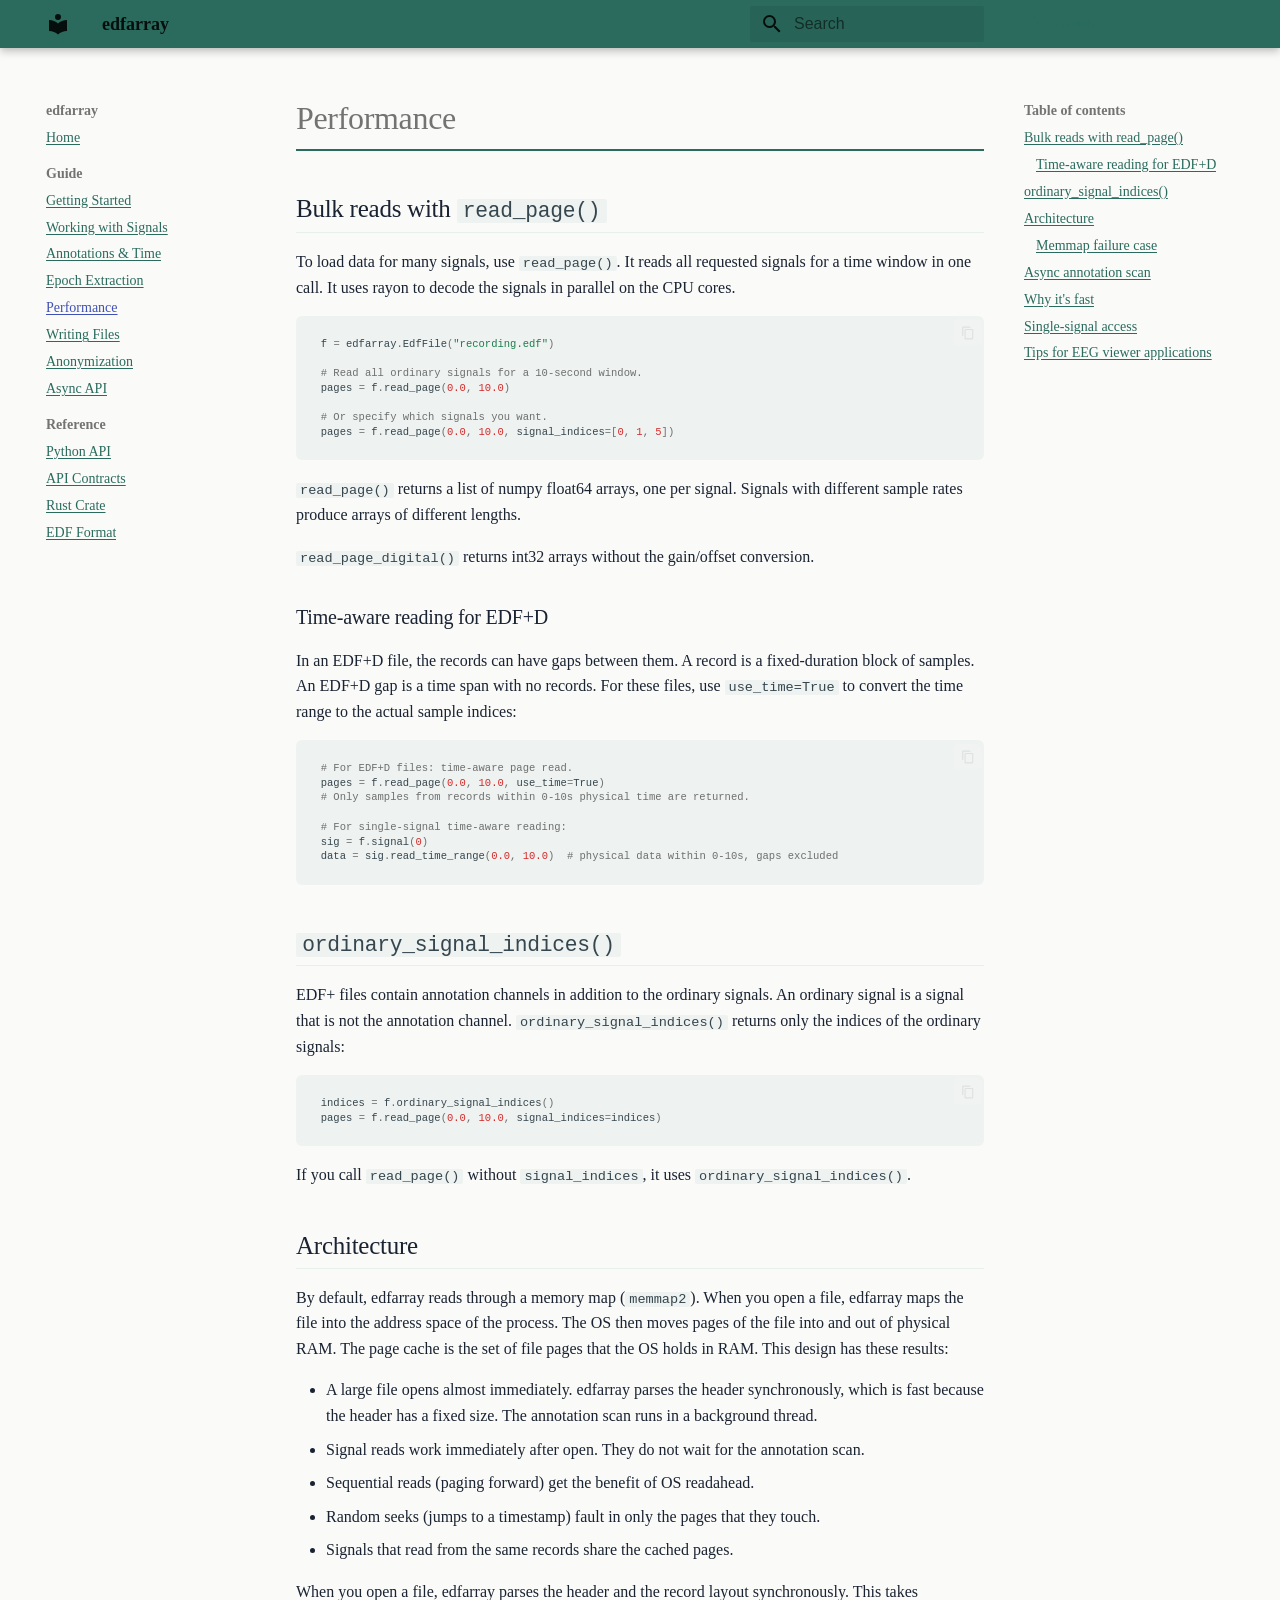
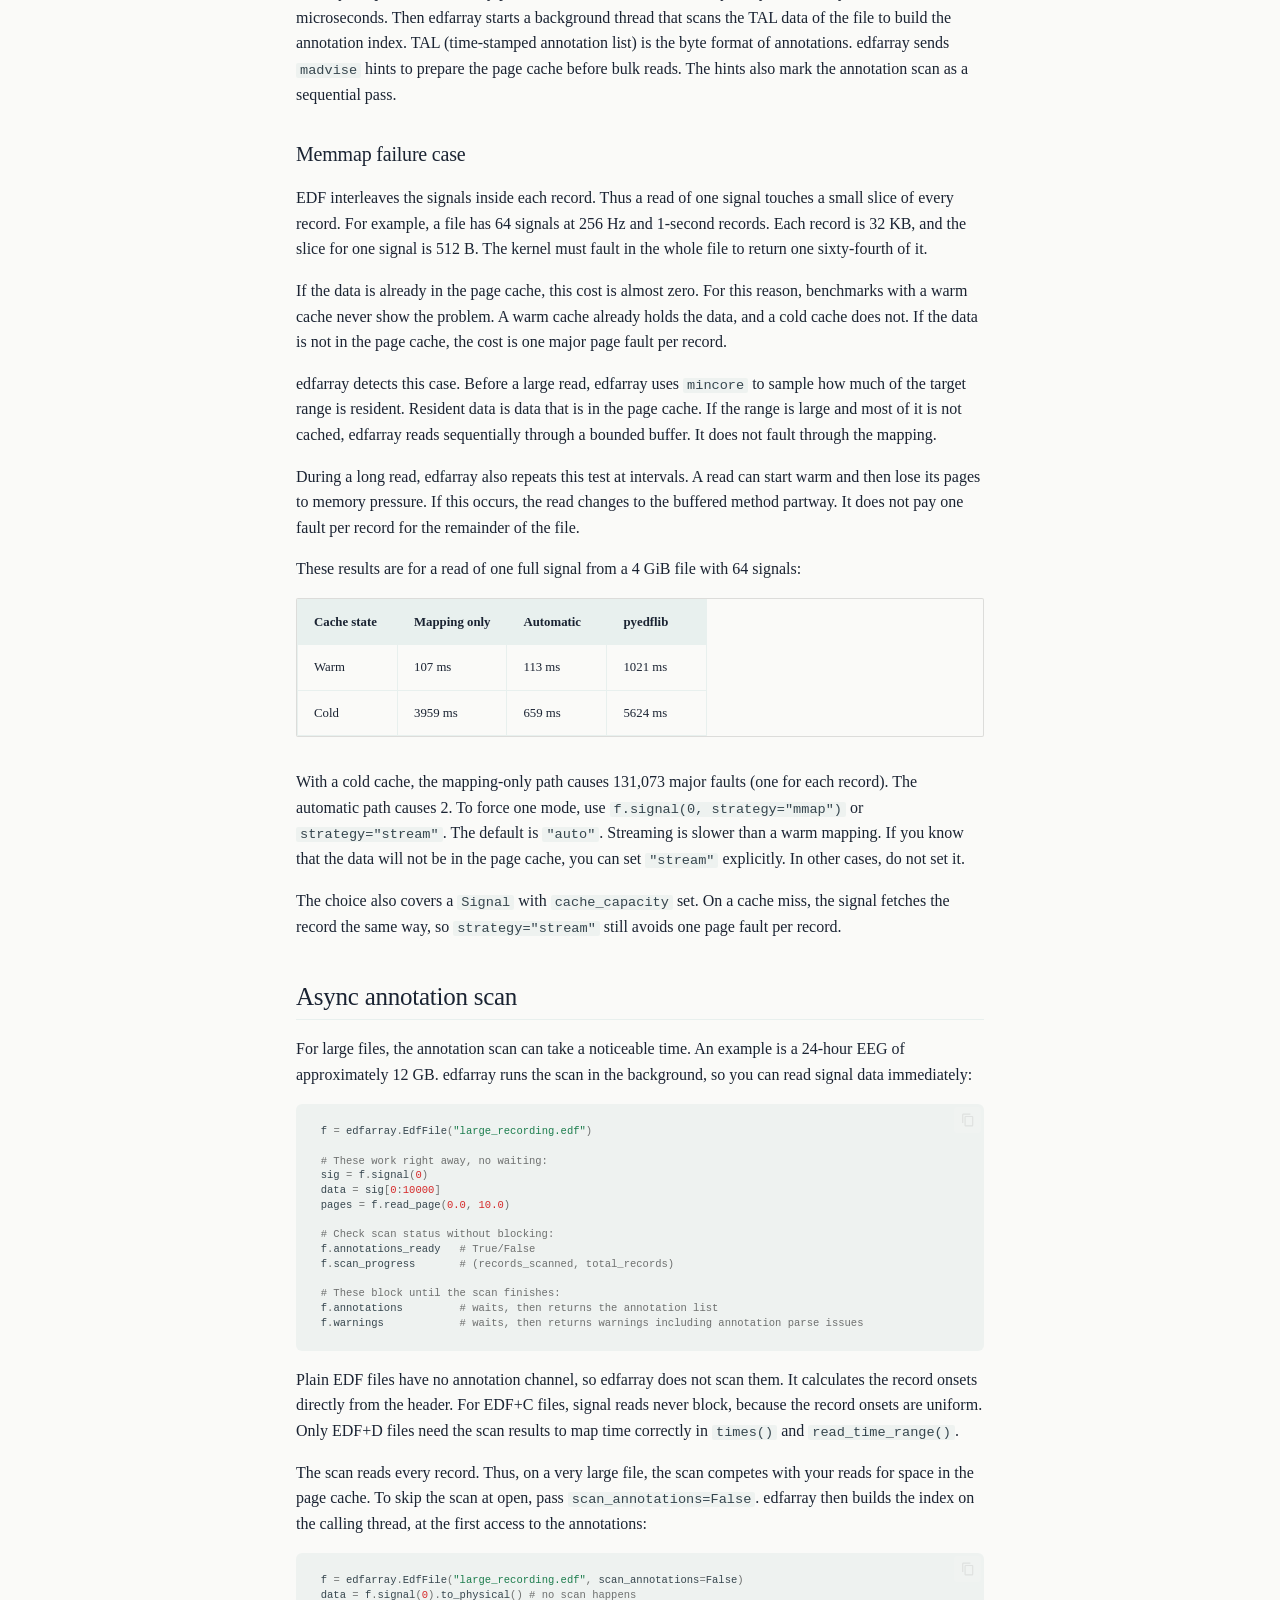
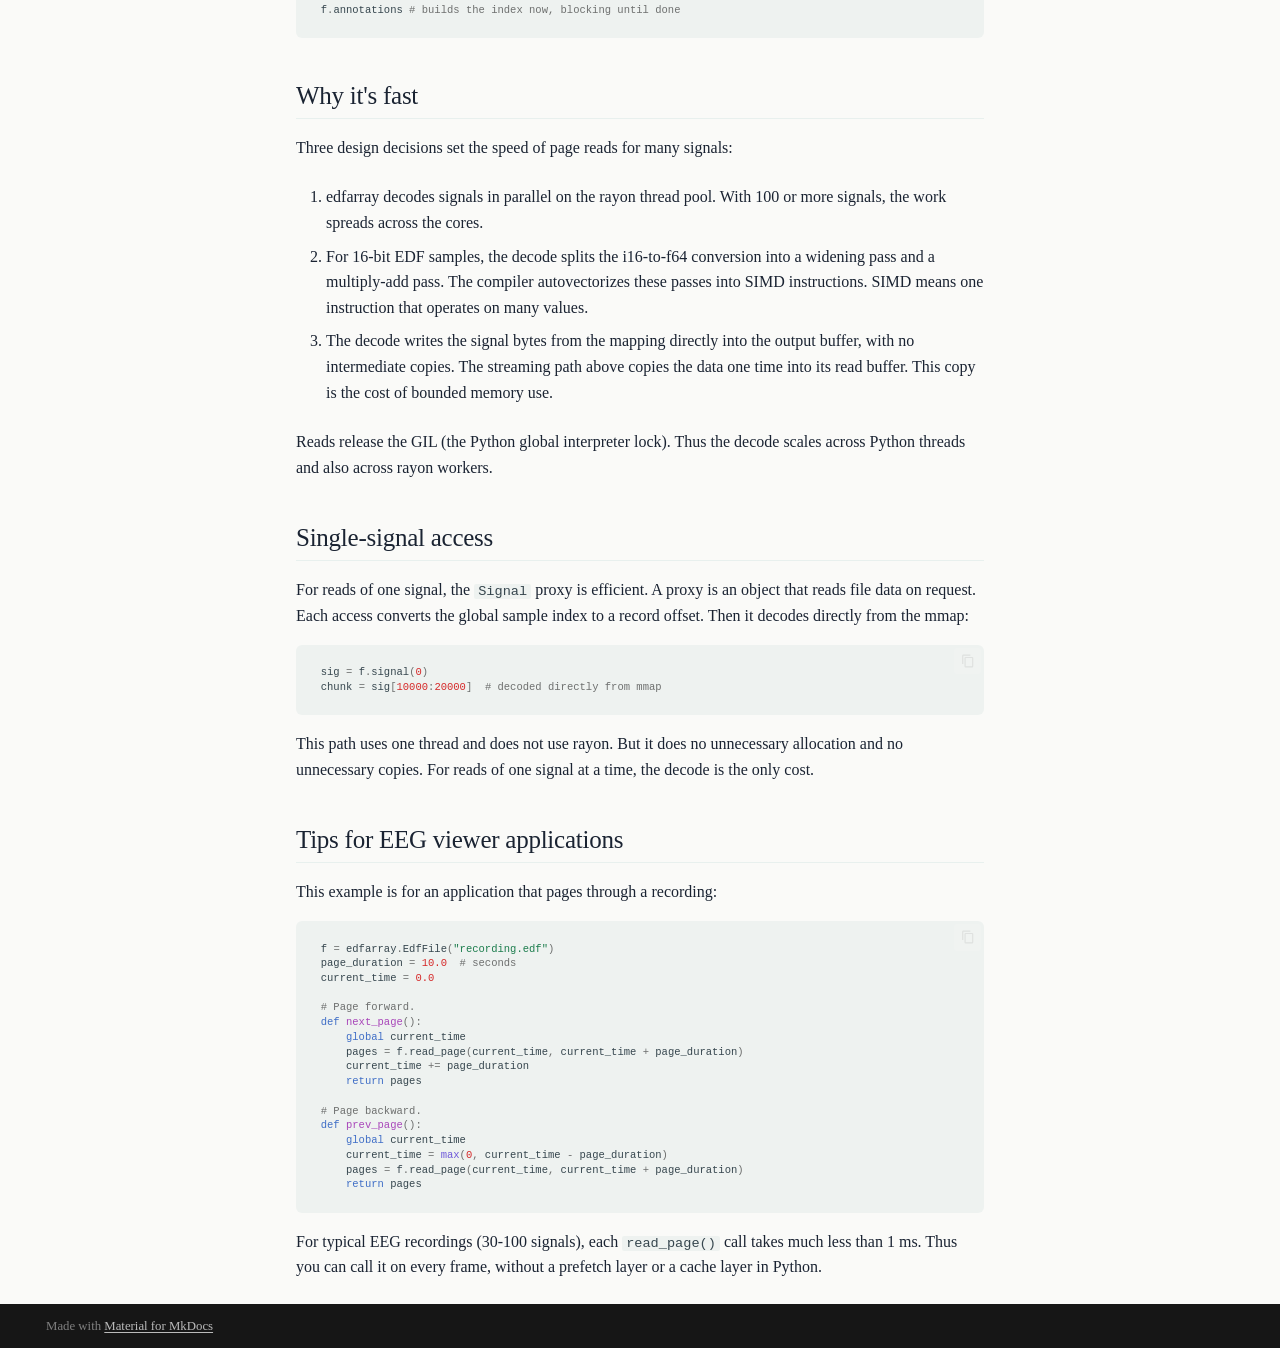
<file: guide/performance/index.html>
<!doctype html>
<html lang="en" class="no-js">
  <head>
    
      <meta charset="utf-8">
      <meta name="viewport" content="width=device-width,initial-scale=1">
      
        <meta name="description" content="An EDF/EDF+ parser written in Rust with numpy-like Python bindings">
      
      
      
      
        <link rel="prev" href="../epochs/">
      
      
        <link rel="next" href="../writing/">
      
      
        
      
      
      <link rel="icon" href="../../assets/images/favicon.png">
      <meta name="generator" content="mkdocs-1.6.1, mkdocs-material-9.7.5">
    
    
      
        <title>Performance - edfarray</title>
      
    
    
      <link rel="stylesheet" href="../../assets/stylesheets/main.484c7ddc.min.css">
      
        
        <link rel="stylesheet" href="../../assets/stylesheets/palette.ab4e12ef.min.css">
      
      


    
    
      
    
    
      
    
    
      <link rel="stylesheet" href="../../stylesheets/extra.css">
    
    <script>__md_scope=new URL("../..",location),__md_hash=e=>[...e].reduce(((e,_)=>(e<<5)-e+_.charCodeAt(0)),0),__md_get=(e,_=localStorage,t=__md_scope)=>JSON.parse(_.getItem(t.pathname+"."+e)),__md_set=(e,_,t=localStorage,a=__md_scope)=>{try{t.setItem(a.pathname+"."+e,JSON.stringify(_))}catch(e){}}</script>
    
      

    
    
  </head>
  
  
    
    
    
    
    
    <body dir="ltr" data-md-color-scheme="default" data-md-color-primary="white" data-md-color-accent="teal">
  
    
    <input class="md-toggle" data-md-toggle="drawer" type="checkbox" id="__drawer" autocomplete="off">
    <input class="md-toggle" data-md-toggle="search" type="checkbox" id="__search" autocomplete="off">
    <label class="md-overlay" for="__drawer"></label>
    <div data-md-component="skip">
      
        
        <a href="#performance" class="md-skip">
          Skip to content
        </a>
      
    </div>
    <div data-md-component="announce">
      
    </div>
    
    
      

  

<header class="md-header md-header--shadow" data-md-component="header">
  <nav class="md-header__inner md-grid" aria-label="Header">
    <a href="../.." title="edfarray" class="md-header__button md-logo" aria-label="edfarray" data-md-component="logo">
      
  
  <svg xmlns="http://www.w3.org/2000/svg" viewBox="0 0 24 24"><path d="M12 8a3 3 0 0 0 3-3 3 3 0 0 0-3-3 3 3 0 0 0-3 3 3 3 0 0 0 3 3m0 3.54C9.64 9.35 6.5 8 3 8v11c3.5 0 6.64 1.35 9 3.54 2.36-2.19 5.5-3.54 9-3.54V8c-3.5 0-6.64 1.35-9 3.54"/></svg>

    </a>
    <label class="md-header__button md-icon" for="__drawer">
      
      <svg xmlns="http://www.w3.org/2000/svg" viewBox="0 0 24 24"><path d="M3 6h18v2H3zm0 5h18v2H3zm0 5h18v2H3z"/></svg>
    </label>
    <div class="md-header__title" data-md-component="header-title">
      <div class="md-header__ellipsis">
        <div class="md-header__topic">
          <span class="md-ellipsis">
            edfarray
          </span>
        </div>
        <div class="md-header__topic" data-md-component="header-topic">
          <span class="md-ellipsis">
            
              Performance
            
          </span>
        </div>
      </div>
    </div>
    
      
    
    
    
    
      
      
        <label class="md-header__button md-icon" for="__search">
          
          <svg xmlns="http://www.w3.org/2000/svg" viewBox="0 0 24 24"><path d="M9.5 3A6.5 6.5 0 0 1 16 9.5c0 1.61-.59 3.09-1.56 4.23l.27.27h.79l5 5-1.5 1.5-5-5v-.79l-.27-.27A6.52 6.52 0 0 1 9.5 16 6.5 6.5 0 0 1 3 9.5 6.5 6.5 0 0 1 9.5 3m0 2C7 5 5 7 5 9.5S7 14 9.5 14 14 12 14 9.5 12 5 9.5 5"/></svg>
        </label>
        <div class="md-search" data-md-component="search" role="dialog">
  <label class="md-search__overlay" for="__search"></label>
  <div class="md-search__inner" role="search">
    <form class="md-search__form" name="search">
      <input type="text" class="md-search__input" name="query" aria-label="Search" placeholder="Search" autocapitalize="off" autocorrect="off" autocomplete="off" spellcheck="false" data-md-component="search-query" required>
      <label class="md-search__icon md-icon" for="__search">
        
        <svg xmlns="http://www.w3.org/2000/svg" viewBox="0 0 24 24"><path d="M9.5 3A6.5 6.5 0 0 1 16 9.5c0 1.61-.59 3.09-1.56 4.23l.27.27h.79l5 5-1.5 1.5-5-5v-.79l-.27-.27A6.52 6.52 0 0 1 9.5 16 6.5 6.5 0 0 1 3 9.5 6.5 6.5 0 0 1 9.5 3m0 2C7 5 5 7 5 9.5S7 14 9.5 14 14 12 14 9.5 12 5 9.5 5"/></svg>
        
        <svg xmlns="http://www.w3.org/2000/svg" viewBox="0 0 24 24"><path d="M20 11v2H8l5.5 5.5-1.42 1.42L4.16 12l7.92-7.92L13.5 5.5 8 11z"/></svg>
      </label>
      <nav class="md-search__options" aria-label="Search">
        
        <button type="reset" class="md-search__icon md-icon" title="Clear" aria-label="Clear" tabindex="-1">
          
          <svg xmlns="http://www.w3.org/2000/svg" viewBox="0 0 24 24"><path d="M19 6.41 17.59 5 12 10.59 6.41 5 5 6.41 10.59 12 5 17.59 6.41 19 12 13.41 17.59 19 19 17.59 13.41 12z"/></svg>
        </button>
      </nav>
      
    </form>
    <div class="md-search__output">
      <div class="md-search__scrollwrap" tabindex="0" data-md-scrollfix>
        <div class="md-search-result" data-md-component="search-result">
          <div class="md-search-result__meta">
            Initializing search
          </div>
          <ol class="md-search-result__list" role="presentation"></ol>
        </div>
      </div>
    </div>
  </div>
</div>
      
    
    
      <div class="md-header__source">
        <a href="https://github.com/bleemesser/edfarray" title="Go to repository" class="md-source" data-md-component="source">
  <div class="md-source__icon md-icon">
    
    <svg xmlns="http://www.w3.org/2000/svg" viewBox="0 0 448 512"><!--! Font Awesome Free 7.1.0 by @fontawesome - https://fontawesome.com License - https://fontawesome.com/license/free (Icons: CC BY 4.0, Fonts: SIL OFL 1.1, Code: MIT License) Copyright 2025 Fonticons, Inc.--><path d="M439.6 236.1 244 40.5c-5.4-5.5-12.8-8.5-20.4-8.5s-15 3-20.4 8.4L162.5 81l51.5 51.5c27.1-9.1 52.7 16.8 43.4 43.7l49.7 49.7c34.2-11.8 61.2 31 35.5 56.7-26.5 26.5-70.2-2.9-56-37.3L240.3 199v121.9c25.3 12.5 22.3 41.8 9.1 55-6.4 6.4-15.2 10.1-24.3 10.1s-17.8-3.6-24.3-10.1c-17.6-17.6-11.1-46.9 11.2-56v-123c-20.8-8.5-24.6-30.7-18.6-45L142.6 101 8.5 235.1C3 240.6 0 247.9 0 255.5s3 15 8.5 20.4l195.6 195.7c5.4 5.4 12.7 8.4 20.4 8.4s15-3 20.4-8.4l194.7-194.7c5.4-5.4 8.4-12.8 8.4-20.4s-3-15-8.4-20.4"/></svg>
  </div>
  <div class="md-source__repository">
    GitHub
  </div>
</a>
      </div>
    
  </nav>
  
</header>
    
    <div class="md-container" data-md-component="container">
      
      
        
          
        
      
      <main class="md-main" data-md-component="main">
        <div class="md-main__inner md-grid">
          
            
              
              <div class="md-sidebar md-sidebar--primary" data-md-component="sidebar" data-md-type="navigation" >
                <div class="md-sidebar__scrollwrap">
                  <div class="md-sidebar__inner">
                    



<nav class="md-nav md-nav--primary" aria-label="Navigation" data-md-level="0">
  <label class="md-nav__title" for="__drawer">
    <a href="../.." title="edfarray" class="md-nav__button md-logo" aria-label="edfarray" data-md-component="logo">
      
  
  <svg xmlns="http://www.w3.org/2000/svg" viewBox="0 0 24 24"><path d="M12 8a3 3 0 0 0 3-3 3 3 0 0 0-3-3 3 3 0 0 0-3 3 3 3 0 0 0 3 3m0 3.54C9.64 9.35 6.5 8 3 8v11c3.5 0 6.64 1.35 9 3.54 2.36-2.19 5.5-3.54 9-3.54V8c-3.5 0-6.64 1.35-9 3.54"/></svg>

    </a>
    edfarray
  </label>
  
    <div class="md-nav__source">
      <a href="https://github.com/bleemesser/edfarray" title="Go to repository" class="md-source" data-md-component="source">
  <div class="md-source__icon md-icon">
    
    <svg xmlns="http://www.w3.org/2000/svg" viewBox="0 0 448 512"><!--! Font Awesome Free 7.1.0 by @fontawesome - https://fontawesome.com License - https://fontawesome.com/license/free (Icons: CC BY 4.0, Fonts: SIL OFL 1.1, Code: MIT License) Copyright 2025 Fonticons, Inc.--><path d="M439.6 236.1 244 40.5c-5.4-5.5-12.8-8.5-20.4-8.5s-15 3-20.4 8.4L162.5 81l51.5 51.5c27.1-9.1 52.7 16.8 43.4 43.7l49.7 49.7c34.2-11.8 61.2 31 35.5 56.7-26.5 26.5-70.2-2.9-56-37.3L240.3 199v121.9c25.3 12.5 22.3 41.8 9.1 55-6.4 6.4-15.2 10.1-24.3 10.1s-17.8-3.6-24.3-10.1c-17.6-17.6-11.1-46.9 11.2-56v-123c-20.8-8.5-24.6-30.7-18.6-45L142.6 101 8.5 235.1C3 240.6 0 247.9 0 255.5s3 15 8.5 20.4l195.6 195.7c5.4 5.4 12.7 8.4 20.4 8.4s15-3 20.4-8.4l194.7-194.7c5.4-5.4 8.4-12.8 8.4-20.4s-3-15-8.4-20.4"/></svg>
  </div>
  <div class="md-source__repository">
    GitHub
  </div>
</a>
    </div>
  
  <ul class="md-nav__list" data-md-scrollfix>
    
      
      
  
  
  
  
    <li class="md-nav__item">
      <a href="../.." class="md-nav__link">
        
  
  
  <span class="md-ellipsis">
    
  
    Home
  

    
  </span>
  
  

      </a>
    </li>
  

    
      
      
  
  
    
  
  
  
    
    
    
    
      
        
        
      
    
    
    <li class="md-nav__item md-nav__item--active md-nav__item--section md-nav__item--nested">
      
        
        
        <input class="md-nav__toggle md-toggle " type="checkbox" id="__nav_2" checked>
        
          
          <label class="md-nav__link" for="__nav_2" id="__nav_2_label" tabindex="">
            
  
  
  <span class="md-ellipsis">
    
  
    Guide
  

    
  </span>
  
  

            <span class="md-nav__icon md-icon"></span>
          </label>
        
        <nav class="md-nav" data-md-level="1" aria-labelledby="__nav_2_label" aria-expanded="true">
          <label class="md-nav__title" for="__nav_2">
            <span class="md-nav__icon md-icon"></span>
            
  
    Guide
  

          </label>
          <ul class="md-nav__list" data-md-scrollfix>
            
              
                
  
  
  
  
    <li class="md-nav__item">
      <a href="../getting-started/" class="md-nav__link">
        
  
  
  <span class="md-ellipsis">
    
  
    Getting Started
  

    
  </span>
  
  

      </a>
    </li>
  

              
            
              
                
  
  
  
  
    <li class="md-nav__item">
      <a href="../signals/" class="md-nav__link">
        
  
  
  <span class="md-ellipsis">
    
  
    Working with Signals
  

    
  </span>
  
  

      </a>
    </li>
  

              
            
              
                
  
  
  
  
    <li class="md-nav__item">
      <a href="../annotations/" class="md-nav__link">
        
  
  
  <span class="md-ellipsis">
    
  
    Annotations & Time
  

    
  </span>
  
  

      </a>
    </li>
  

              
            
              
                
  
  
  
  
    <li class="md-nav__item">
      <a href="../epochs/" class="md-nav__link">
        
  
  
  <span class="md-ellipsis">
    
  
    Epoch Extraction
  

    
  </span>
  
  

      </a>
    </li>
  

              
            
              
                
  
  
    
  
  
  
    <li class="md-nav__item md-nav__item--active">
      
      <input class="md-nav__toggle md-toggle" type="checkbox" id="__toc">
      
      
        
      
      
        <label class="md-nav__link md-nav__link--active" for="__toc">
          
  
  
  <span class="md-ellipsis">
    
  
    Performance
  

    
  </span>
  
  

          <span class="md-nav__icon md-icon"></span>
        </label>
      
      <a href="./" class="md-nav__link md-nav__link--active">
        
  
  
  <span class="md-ellipsis">
    
  
    Performance
  

    
  </span>
  
  

      </a>
      
        

<nav class="md-nav md-nav--secondary" aria-label="Table of contents">
  
  
  
    
  
  
    <label class="md-nav__title" for="__toc">
      <span class="md-nav__icon md-icon"></span>
      Table of contents
    </label>
    <ul class="md-nav__list" data-md-component="toc" data-md-scrollfix>
      
        <li class="md-nav__item">
  <a href="#bulk-reads-with-read_page" class="md-nav__link">
    <span class="md-ellipsis">
      
        Bulk reads with read_page()
      
    </span>
  </a>
  
    <nav class="md-nav" aria-label="Bulk reads with read_page()">
      <ul class="md-nav__list">
        
          <li class="md-nav__item">
  <a href="#time-aware-reading-for-edfd" class="md-nav__link">
    <span class="md-ellipsis">
      
        Time-aware reading for EDF+D
      
    </span>
  </a>
  
</li>
        
      </ul>
    </nav>
  
</li>
      
        <li class="md-nav__item">
  <a href="#ordinary_signal_indices" class="md-nav__link">
    <span class="md-ellipsis">
      
        ordinary_signal_indices()
      
    </span>
  </a>
  
</li>
      
        <li class="md-nav__item">
  <a href="#architecture" class="md-nav__link">
    <span class="md-ellipsis">
      
        Architecture
      
    </span>
  </a>
  
    <nav class="md-nav" aria-label="Architecture">
      <ul class="md-nav__list">
        
          <li class="md-nav__item">
  <a href="#memmap-failure-case" class="md-nav__link">
    <span class="md-ellipsis">
      
        Memmap failure case
      
    </span>
  </a>
  
</li>
        
      </ul>
    </nav>
  
</li>
      
        <li class="md-nav__item">
  <a href="#async-annotation-scan" class="md-nav__link">
    <span class="md-ellipsis">
      
        Async annotation scan
      
    </span>
  </a>
  
</li>
      
        <li class="md-nav__item">
  <a href="#why-its-fast" class="md-nav__link">
    <span class="md-ellipsis">
      
        Why it's fast
      
    </span>
  </a>
  
</li>
      
        <li class="md-nav__item">
  <a href="#single-signal-access" class="md-nav__link">
    <span class="md-ellipsis">
      
        Single-signal access
      
    </span>
  </a>
  
</li>
      
        <li class="md-nav__item">
  <a href="#tips-for-eeg-viewer-applications" class="md-nav__link">
    <span class="md-ellipsis">
      
        Tips for EEG viewer applications
      
    </span>
  </a>
  
</li>
      
    </ul>
  
</nav>
      
    </li>
  

              
            
              
                
  
  
  
  
    <li class="md-nav__item">
      <a href="../writing/" class="md-nav__link">
        
  
  
  <span class="md-ellipsis">
    
  
    Writing Files
  

    
  </span>
  
  

      </a>
    </li>
  

              
            
              
                
  
  
  
  
    <li class="md-nav__item">
      <a href="../anonymization/" class="md-nav__link">
        
  
  
  <span class="md-ellipsis">
    
  
    Anonymization
  

    
  </span>
  
  

      </a>
    </li>
  

              
            
              
                
  
  
  
  
    <li class="md-nav__item">
      <a href="../async/" class="md-nav__link">
        
  
  
  <span class="md-ellipsis">
    
  
    Async API
  

    
  </span>
  
  

      </a>
    </li>
  

              
            
          </ul>
        </nav>
      
    </li>
  

    
      
      
  
  
  
  
    
    
    
    
      
        
        
      
    
    
    <li class="md-nav__item md-nav__item--section md-nav__item--nested">
      
        
        
          
        
        <input class="md-nav__toggle md-toggle md-toggle--indeterminate" type="checkbox" id="__nav_3" >
        
          
          <label class="md-nav__link" for="__nav_3" id="__nav_3_label" tabindex="">
            
  
  
  <span class="md-ellipsis">
    
  
    Reference
  

    
  </span>
  
  

            <span class="md-nav__icon md-icon"></span>
          </label>
        
        <nav class="md-nav" data-md-level="1" aria-labelledby="__nav_3_label" aria-expanded="false">
          <label class="md-nav__title" for="__nav_3">
            <span class="md-nav__icon md-icon"></span>
            
  
    Reference
  

          </label>
          <ul class="md-nav__list" data-md-scrollfix>
            
              
                
  
  
  
  
    <li class="md-nav__item">
      <a href="../../reference/python-api/" class="md-nav__link">
        
  
  
  <span class="md-ellipsis">
    
  
    Python API
  

    
  </span>
  
  

      </a>
    </li>
  

              
            
              
                
  
  
  
  
    <li class="md-nav__item">
      <a href="../../reference/contracts/" class="md-nav__link">
        
  
  
  <span class="md-ellipsis">
    
  
    API Contracts
  

    
  </span>
  
  

      </a>
    </li>
  

              
            
              
                
  
  
  
  
    <li class="md-nav__item">
      <a href="../../reference/rust-api/" class="md-nav__link">
        
  
  
  <span class="md-ellipsis">
    
  
    Rust Crate
  

    
  </span>
  
  

      </a>
    </li>
  

              
            
              
                
  
  
  
  
    <li class="md-nav__item">
      <a href="../../reference/edf-format/" class="md-nav__link">
        
  
  
  <span class="md-ellipsis">
    
  
    EDF Format
  

    
  </span>
  
  

      </a>
    </li>
  

              
            
          </ul>
        </nav>
      
    </li>
  

    
  </ul>
</nav>
                  </div>
                </div>
              </div>
            
            
              
              <div class="md-sidebar md-sidebar--secondary" data-md-component="sidebar" data-md-type="toc" >
                <div class="md-sidebar__scrollwrap">
                  <div class="md-sidebar__inner">
                    

<nav class="md-nav md-nav--secondary" aria-label="Table of contents">
  
  
  
    
  
  
    <label class="md-nav__title" for="__toc">
      <span class="md-nav__icon md-icon"></span>
      Table of contents
    </label>
    <ul class="md-nav__list" data-md-component="toc" data-md-scrollfix>
      
        <li class="md-nav__item">
  <a href="#bulk-reads-with-read_page" class="md-nav__link">
    <span class="md-ellipsis">
      
        Bulk reads with read_page()
      
    </span>
  </a>
  
    <nav class="md-nav" aria-label="Bulk reads with read_page()">
      <ul class="md-nav__list">
        
          <li class="md-nav__item">
  <a href="#time-aware-reading-for-edfd" class="md-nav__link">
    <span class="md-ellipsis">
      
        Time-aware reading for EDF+D
      
    </span>
  </a>
  
</li>
        
      </ul>
    </nav>
  
</li>
      
        <li class="md-nav__item">
  <a href="#ordinary_signal_indices" class="md-nav__link">
    <span class="md-ellipsis">
      
        ordinary_signal_indices()
      
    </span>
  </a>
  
</li>
      
        <li class="md-nav__item">
  <a href="#architecture" class="md-nav__link">
    <span class="md-ellipsis">
      
        Architecture
      
    </span>
  </a>
  
    <nav class="md-nav" aria-label="Architecture">
      <ul class="md-nav__list">
        
          <li class="md-nav__item">
  <a href="#memmap-failure-case" class="md-nav__link">
    <span class="md-ellipsis">
      
        Memmap failure case
      
    </span>
  </a>
  
</li>
        
      </ul>
    </nav>
  
</li>
      
        <li class="md-nav__item">
  <a href="#async-annotation-scan" class="md-nav__link">
    <span class="md-ellipsis">
      
        Async annotation scan
      
    </span>
  </a>
  
</li>
      
        <li class="md-nav__item">
  <a href="#why-its-fast" class="md-nav__link">
    <span class="md-ellipsis">
      
        Why it's fast
      
    </span>
  </a>
  
</li>
      
        <li class="md-nav__item">
  <a href="#single-signal-access" class="md-nav__link">
    <span class="md-ellipsis">
      
        Single-signal access
      
    </span>
  </a>
  
</li>
      
        <li class="md-nav__item">
  <a href="#tips-for-eeg-viewer-applications" class="md-nav__link">
    <span class="md-ellipsis">
      
        Tips for EEG viewer applications
      
    </span>
  </a>
  
</li>
      
    </ul>
  
</nav>
                  </div>
                </div>
              </div>
            
          
          
            <div class="md-content" data-md-component="content">
              
              <article class="md-content__inner md-typeset">
                
                  


  
  


<h1 id="performance">Performance<a class="headerlink" href="#performance" title="Permanent link">&para;</a></h1>
<h2 id="bulk-reads-with-read_page">Bulk reads with <code>read_page()</code><a class="headerlink" href="#bulk-reads-with-read_page" title="Permanent link">&para;</a></h2>
<p>To load data for many signals, use <code>read_page()</code>. It reads all requested signals for a time window in one call. It uses rayon to decode the signals in parallel on the CPU cores.</p>
<div class="highlight"><pre><span></span><code><a id="__codelineno-0-1" name="__codelineno-0-1" href="#__codelineno-0-1"></a><span class="n">f</span> <span class="o">=</span> <span class="n">edfarray</span><span class="o">.</span><span class="n">EdfFile</span><span class="p">(</span><span class="s2">&quot;recording.edf&quot;</span><span class="p">)</span>
<a id="__codelineno-0-2" name="__codelineno-0-2" href="#__codelineno-0-2"></a>
<a id="__codelineno-0-3" name="__codelineno-0-3" href="#__codelineno-0-3"></a><span class="c1"># Read all ordinary signals for a 10-second window.</span>
<a id="__codelineno-0-4" name="__codelineno-0-4" href="#__codelineno-0-4"></a><span class="n">pages</span> <span class="o">=</span> <span class="n">f</span><span class="o">.</span><span class="n">read_page</span><span class="p">(</span><span class="mf">0.0</span><span class="p">,</span> <span class="mf">10.0</span><span class="p">)</span>
<a id="__codelineno-0-5" name="__codelineno-0-5" href="#__codelineno-0-5"></a>
<a id="__codelineno-0-6" name="__codelineno-0-6" href="#__codelineno-0-6"></a><span class="c1"># Or specify which signals you want.</span>
<a id="__codelineno-0-7" name="__codelineno-0-7" href="#__codelineno-0-7"></a><span class="n">pages</span> <span class="o">=</span> <span class="n">f</span><span class="o">.</span><span class="n">read_page</span><span class="p">(</span><span class="mf">0.0</span><span class="p">,</span> <span class="mf">10.0</span><span class="p">,</span> <span class="n">signal_indices</span><span class="o">=</span><span class="p">[</span><span class="mi">0</span><span class="p">,</span> <span class="mi">1</span><span class="p">,</span> <span class="mi">5</span><span class="p">])</span>
</code></pre></div>
<p><code>read_page()</code> returns a list of numpy float64 arrays, one per signal. Signals with different sample rates produce arrays of different lengths.</p>
<p><code>read_page_digital()</code> returns int32 arrays without the gain/offset conversion.</p>
<h3 id="time-aware-reading-for-edfd">Time-aware reading for EDF+D<a class="headerlink" href="#time-aware-reading-for-edfd" title="Permanent link">&para;</a></h3>
<p>In an EDF+D file, the records can have gaps between them. A record is a fixed-duration block of samples. An EDF+D gap is a time span with no records. For these files, use <code>use_time=True</code> to convert the time range to the actual sample indices:</p>
<div class="highlight"><pre><span></span><code><a id="__codelineno-1-1" name="__codelineno-1-1" href="#__codelineno-1-1"></a><span class="c1"># For EDF+D files: time-aware page read.</span>
<a id="__codelineno-1-2" name="__codelineno-1-2" href="#__codelineno-1-2"></a><span class="n">pages</span> <span class="o">=</span> <span class="n">f</span><span class="o">.</span><span class="n">read_page</span><span class="p">(</span><span class="mf">0.0</span><span class="p">,</span> <span class="mf">10.0</span><span class="p">,</span> <span class="n">use_time</span><span class="o">=</span><span class="kc">True</span><span class="p">)</span>
<a id="__codelineno-1-3" name="__codelineno-1-3" href="#__codelineno-1-3"></a><span class="c1"># Only samples from records within 0-10s physical time are returned.</span>
<a id="__codelineno-1-4" name="__codelineno-1-4" href="#__codelineno-1-4"></a>
<a id="__codelineno-1-5" name="__codelineno-1-5" href="#__codelineno-1-5"></a><span class="c1"># For single-signal time-aware reading:</span>
<a id="__codelineno-1-6" name="__codelineno-1-6" href="#__codelineno-1-6"></a><span class="n">sig</span> <span class="o">=</span> <span class="n">f</span><span class="o">.</span><span class="n">signal</span><span class="p">(</span><span class="mi">0</span><span class="p">)</span>
<a id="__codelineno-1-7" name="__codelineno-1-7" href="#__codelineno-1-7"></a><span class="n">data</span> <span class="o">=</span> <span class="n">sig</span><span class="o">.</span><span class="n">read_time_range</span><span class="p">(</span><span class="mf">0.0</span><span class="p">,</span> <span class="mf">10.0</span><span class="p">)</span>  <span class="c1"># physical data within 0-10s, gaps excluded</span>
</code></pre></div>
<h2 id="ordinary_signal_indices"><code>ordinary_signal_indices()</code><a class="headerlink" href="#ordinary_signal_indices" title="Permanent link">&para;</a></h2>
<p>EDF+ files contain annotation channels in addition to the ordinary signals. An ordinary signal is a signal that is not the annotation channel. <code>ordinary_signal_indices()</code> returns only the indices of the ordinary signals:</p>
<div class="highlight"><pre><span></span><code><a id="__codelineno-2-1" name="__codelineno-2-1" href="#__codelineno-2-1"></a><span class="n">indices</span> <span class="o">=</span> <span class="n">f</span><span class="o">.</span><span class="n">ordinary_signal_indices</span><span class="p">()</span>
<a id="__codelineno-2-2" name="__codelineno-2-2" href="#__codelineno-2-2"></a><span class="n">pages</span> <span class="o">=</span> <span class="n">f</span><span class="o">.</span><span class="n">read_page</span><span class="p">(</span><span class="mf">0.0</span><span class="p">,</span> <span class="mf">10.0</span><span class="p">,</span> <span class="n">signal_indices</span><span class="o">=</span><span class="n">indices</span><span class="p">)</span>
</code></pre></div>
<p>If you call <code>read_page()</code> without <code>signal_indices</code>, it uses <code>ordinary_signal_indices()</code>.</p>
<h2 id="architecture">Architecture<a class="headerlink" href="#architecture" title="Permanent link">&para;</a></h2>
<p>By default, edfarray reads through a memory map (<code>memmap2</code>). When you open a file, edfarray maps the file into the address space of the process. The OS then moves pages of the file into and out of physical RAM. The page cache is the set of file pages that the OS holds in RAM. This design has these results:</p>
<ul>
<li>A large file opens almost immediately. edfarray parses the header synchronously, which is fast because the header has a fixed size. The annotation scan runs in a background thread.</li>
<li>Signal reads work immediately after open. They do not wait for the annotation scan.</li>
<li>Sequential reads (paging forward) get the benefit of OS readahead.</li>
<li>Random seeks (jumps to a timestamp) fault in only the pages that they touch.</li>
<li>Signals that read from the same records share the cached pages.</li>
</ul>
<p>When you open a file, edfarray parses the header and the record layout synchronously. This takes microseconds. Then edfarray starts a background thread that scans the TAL data of the file to build the annotation index. TAL (time-stamped annotation list) is the byte format of annotations. edfarray sends <code>madvise</code> hints to prepare the page cache before bulk reads. The hints also mark the annotation scan as a sequential pass.</p>
<h3 id="memmap-failure-case">Memmap failure case<a class="headerlink" href="#memmap-failure-case" title="Permanent link">&para;</a></h3>
<p>EDF interleaves the signals inside each record. Thus a read of one signal touches a small slice
of every record. For example, a file has 64 signals at 256 Hz and 1-second records. Each record is 32 KB, and the
slice for one signal is 512 B. The kernel must fault in the whole file to return one sixty-fourth
of it.</p>
<p>If the data is already in the page cache, this cost is almost zero. For this reason, benchmarks
with a warm cache never show the problem. A warm cache already holds the data, and a cold cache
does not. If the data is not in the page cache, the cost is one major page fault per record.</p>
<p>edfarray detects this case. Before a large read, edfarray uses <code>mincore</code> to sample how much of the
target range is resident. Resident data is data that is in the page cache. If the range is large
and most of it is not cached, edfarray reads sequentially through a bounded buffer. It does not
fault through the mapping.</p>
<p>During a long read, edfarray also repeats this test at intervals. A read can start warm and
then lose its pages to memory pressure. If this occurs, the read changes to the buffered method
partway. It does not pay one fault per record for the remainder of the file.</p>
<p>These results are for a read of one full signal from a 4 GiB file with 64 signals:</p>
<table>
<thead>
<tr>
<th>Cache state</th>
<th>Mapping only</th>
<th>Automatic</th>
<th>pyedflib</th>
</tr>
</thead>
<tbody>
<tr>
<td>Warm</td>
<td>107 ms</td>
<td>113 ms</td>
<td>1021 ms</td>
</tr>
<tr>
<td>Cold</td>
<td>3959 ms</td>
<td>659 ms</td>
<td>5624 ms</td>
</tr>
</tbody>
</table>
<p>With a cold cache, the mapping-only path causes 131,073 major faults (one for each record). The
automatic path causes 2. To force one mode, use <code>f.signal(0, strategy="mmap")</code> or
<code>strategy="stream"</code>. The default is <code>"auto"</code>. Streaming is slower than a warm mapping. If you
know that the data will not be in the page cache, you can set <code>"stream"</code> explicitly. In other cases, do not set it.</p>
<p>The choice also covers a <code>Signal</code> with <code>cache_capacity</code> set. On a cache miss, the signal fetches
the record the same way, so <code>strategy="stream"</code> still avoids one page fault per record.</p>
<h2 id="async-annotation-scan">Async annotation scan<a class="headerlink" href="#async-annotation-scan" title="Permanent link">&para;</a></h2>
<p>For large files, the annotation scan can take a noticeable time. An example is a 24-hour EEG of approximately 12 GB. edfarray runs the scan in the background, so you can read signal data immediately:</p>
<div class="highlight"><pre><span></span><code><a id="__codelineno-3-1" name="__codelineno-3-1" href="#__codelineno-3-1"></a><span class="n">f</span> <span class="o">=</span> <span class="n">edfarray</span><span class="o">.</span><span class="n">EdfFile</span><span class="p">(</span><span class="s2">&quot;large_recording.edf&quot;</span><span class="p">)</span>
<a id="__codelineno-3-2" name="__codelineno-3-2" href="#__codelineno-3-2"></a>
<a id="__codelineno-3-3" name="__codelineno-3-3" href="#__codelineno-3-3"></a><span class="c1"># These work right away, no waiting:</span>
<a id="__codelineno-3-4" name="__codelineno-3-4" href="#__codelineno-3-4"></a><span class="n">sig</span> <span class="o">=</span> <span class="n">f</span><span class="o">.</span><span class="n">signal</span><span class="p">(</span><span class="mi">0</span><span class="p">)</span>
<a id="__codelineno-3-5" name="__codelineno-3-5" href="#__codelineno-3-5"></a><span class="n">data</span> <span class="o">=</span> <span class="n">sig</span><span class="p">[</span><span class="mi">0</span><span class="p">:</span><span class="mi">10000</span><span class="p">]</span>
<a id="__codelineno-3-6" name="__codelineno-3-6" href="#__codelineno-3-6"></a><span class="n">pages</span> <span class="o">=</span> <span class="n">f</span><span class="o">.</span><span class="n">read_page</span><span class="p">(</span><span class="mf">0.0</span><span class="p">,</span> <span class="mf">10.0</span><span class="p">)</span>
<a id="__codelineno-3-7" name="__codelineno-3-7" href="#__codelineno-3-7"></a>
<a id="__codelineno-3-8" name="__codelineno-3-8" href="#__codelineno-3-8"></a><span class="c1"># Check scan status without blocking:</span>
<a id="__codelineno-3-9" name="__codelineno-3-9" href="#__codelineno-3-9"></a><span class="n">f</span><span class="o">.</span><span class="n">annotations_ready</span>   <span class="c1"># True/False</span>
<a id="__codelineno-3-10" name="__codelineno-3-10" href="#__codelineno-3-10"></a><span class="n">f</span><span class="o">.</span><span class="n">scan_progress</span>       <span class="c1"># (records_scanned, total_records)</span>
<a id="__codelineno-3-11" name="__codelineno-3-11" href="#__codelineno-3-11"></a>
<a id="__codelineno-3-12" name="__codelineno-3-12" href="#__codelineno-3-12"></a><span class="c1"># These block until the scan finishes:</span>
<a id="__codelineno-3-13" name="__codelineno-3-13" href="#__codelineno-3-13"></a><span class="n">f</span><span class="o">.</span><span class="n">annotations</span>         <span class="c1"># waits, then returns the annotation list</span>
<a id="__codelineno-3-14" name="__codelineno-3-14" href="#__codelineno-3-14"></a><span class="n">f</span><span class="o">.</span><span class="n">warnings</span>            <span class="c1"># waits, then returns warnings including annotation parse issues</span>
</code></pre></div>
<p>Plain EDF files have no annotation channel, so edfarray does not scan them. It calculates the record onsets directly from the header. For EDF+C files, signal reads never block, because the record onsets are uniform. Only EDF+D files need the scan results to map time correctly in <code>times()</code> and <code>read_time_range()</code>.</p>
<p>The scan reads every record. Thus, on a very large file, the scan competes with your reads for
space in the page cache. To skip the scan at open, pass <code>scan_annotations=False</code>. edfarray then
builds the index on the calling thread, at the first access to the annotations:</p>
<div class="highlight"><pre><span></span><code><a id="__codelineno-4-1" name="__codelineno-4-1" href="#__codelineno-4-1"></a><span class="n">f</span> <span class="o">=</span> <span class="n">edfarray</span><span class="o">.</span><span class="n">EdfFile</span><span class="p">(</span><span class="s2">&quot;large_recording.edf&quot;</span><span class="p">,</span> <span class="n">scan_annotations</span><span class="o">=</span><span class="kc">False</span><span class="p">)</span>
<a id="__codelineno-4-2" name="__codelineno-4-2" href="#__codelineno-4-2"></a><span class="n">data</span> <span class="o">=</span> <span class="n">f</span><span class="o">.</span><span class="n">signal</span><span class="p">(</span><span class="mi">0</span><span class="p">)</span><span class="o">.</span><span class="n">to_physical</span><span class="p">()</span> <span class="c1"># no scan happens</span>
<a id="__codelineno-4-3" name="__codelineno-4-3" href="#__codelineno-4-3"></a><span class="n">f</span><span class="o">.</span><span class="n">annotations</span> <span class="c1"># builds the index now, blocking until done</span>
</code></pre></div>
<h2 id="why-its-fast">Why it's fast<a class="headerlink" href="#why-its-fast" title="Permanent link">&para;</a></h2>
<p>Three design decisions set the speed of page reads for many signals:</p>
<ol>
<li>
<p>edfarray decodes signals in parallel on the rayon thread pool. With 100 or more signals, the work spreads across the cores.</p>
</li>
<li>
<p>For 16-bit EDF samples, the decode splits the i16-to-f64 conversion into a widening pass and a multiply-add pass. The compiler autovectorizes these passes into SIMD instructions. SIMD means one instruction that operates on many values.</p>
</li>
<li>
<p>The decode writes the signal bytes from the mapping directly into the output buffer, with
   no intermediate copies. The streaming path above copies the data one time into its read
   buffer. This copy is the cost of bounded memory use.</p>
</li>
</ol>
<p>Reads release the GIL (the Python global interpreter lock). Thus the decode scales across Python threads and also across rayon workers.</p>
<h2 id="single-signal-access">Single-signal access<a class="headerlink" href="#single-signal-access" title="Permanent link">&para;</a></h2>
<p>For reads of one signal, the <code>Signal</code> proxy is efficient. A proxy is an object that reads file data on request. Each access converts the global sample index to a record offset. Then it decodes directly from the mmap:</p>
<div class="highlight"><pre><span></span><code><a id="__codelineno-5-1" name="__codelineno-5-1" href="#__codelineno-5-1"></a><span class="n">sig</span> <span class="o">=</span> <span class="n">f</span><span class="o">.</span><span class="n">signal</span><span class="p">(</span><span class="mi">0</span><span class="p">)</span>
<a id="__codelineno-5-2" name="__codelineno-5-2" href="#__codelineno-5-2"></a><span class="n">chunk</span> <span class="o">=</span> <span class="n">sig</span><span class="p">[</span><span class="mi">10000</span><span class="p">:</span><span class="mi">20000</span><span class="p">]</span>  <span class="c1"># decoded directly from mmap</span>
</code></pre></div>
<p>This path uses one thread and does not use rayon. But it does no unnecessary allocation and no unnecessary copies. For reads of one signal at a time, the decode is the only cost.</p>
<h2 id="tips-for-eeg-viewer-applications">Tips for EEG viewer applications<a class="headerlink" href="#tips-for-eeg-viewer-applications" title="Permanent link">&para;</a></h2>
<p>This example is for an application that pages through a recording:</p>
<div class="highlight"><pre><span></span><code><a id="__codelineno-6-1" name="__codelineno-6-1" href="#__codelineno-6-1"></a><span class="n">f</span> <span class="o">=</span> <span class="n">edfarray</span><span class="o">.</span><span class="n">EdfFile</span><span class="p">(</span><span class="s2">&quot;recording.edf&quot;</span><span class="p">)</span>
<a id="__codelineno-6-2" name="__codelineno-6-2" href="#__codelineno-6-2"></a><span class="n">page_duration</span> <span class="o">=</span> <span class="mf">10.0</span>  <span class="c1"># seconds</span>
<a id="__codelineno-6-3" name="__codelineno-6-3" href="#__codelineno-6-3"></a><span class="n">current_time</span> <span class="o">=</span> <span class="mf">0.0</span>
<a id="__codelineno-6-4" name="__codelineno-6-4" href="#__codelineno-6-4"></a>
<a id="__codelineno-6-5" name="__codelineno-6-5" href="#__codelineno-6-5"></a><span class="c1"># Page forward.</span>
<a id="__codelineno-6-6" name="__codelineno-6-6" href="#__codelineno-6-6"></a><span class="k">def</span><span class="w"> </span><span class="nf">next_page</span><span class="p">():</span>
<a id="__codelineno-6-7" name="__codelineno-6-7" href="#__codelineno-6-7"></a>    <span class="k">global</span> <span class="n">current_time</span>
<a id="__codelineno-6-8" name="__codelineno-6-8" href="#__codelineno-6-8"></a>    <span class="n">pages</span> <span class="o">=</span> <span class="n">f</span><span class="o">.</span><span class="n">read_page</span><span class="p">(</span><span class="n">current_time</span><span class="p">,</span> <span class="n">current_time</span> <span class="o">+</span> <span class="n">page_duration</span><span class="p">)</span>
<a id="__codelineno-6-9" name="__codelineno-6-9" href="#__codelineno-6-9"></a>    <span class="n">current_time</span> <span class="o">+=</span> <span class="n">page_duration</span>
<a id="__codelineno-6-10" name="__codelineno-6-10" href="#__codelineno-6-10"></a>    <span class="k">return</span> <span class="n">pages</span>
<a id="__codelineno-6-11" name="__codelineno-6-11" href="#__codelineno-6-11"></a>
<a id="__codelineno-6-12" name="__codelineno-6-12" href="#__codelineno-6-12"></a><span class="c1"># Page backward.</span>
<a id="__codelineno-6-13" name="__codelineno-6-13" href="#__codelineno-6-13"></a><span class="k">def</span><span class="w"> </span><span class="nf">prev_page</span><span class="p">():</span>
<a id="__codelineno-6-14" name="__codelineno-6-14" href="#__codelineno-6-14"></a>    <span class="k">global</span> <span class="n">current_time</span>
<a id="__codelineno-6-15" name="__codelineno-6-15" href="#__codelineno-6-15"></a>    <span class="n">current_time</span> <span class="o">=</span> <span class="nb">max</span><span class="p">(</span><span class="mi">0</span><span class="p">,</span> <span class="n">current_time</span> <span class="o">-</span> <span class="n">page_duration</span><span class="p">)</span>
<a id="__codelineno-6-16" name="__codelineno-6-16" href="#__codelineno-6-16"></a>    <span class="n">pages</span> <span class="o">=</span> <span class="n">f</span><span class="o">.</span><span class="n">read_page</span><span class="p">(</span><span class="n">current_time</span><span class="p">,</span> <span class="n">current_time</span> <span class="o">+</span> <span class="n">page_duration</span><span class="p">)</span>
<a id="__codelineno-6-17" name="__codelineno-6-17" href="#__codelineno-6-17"></a>    <span class="k">return</span> <span class="n">pages</span>
</code></pre></div>
<p>For typical EEG recordings (30-100 signals), each <code>read_page()</code> call takes much less than 1 ms. Thus you can call it on every frame, without a prefetch layer or a cache layer in Python.</p>












                
              </article>
            </div>
          
          
<script>var target=document.getElementById(location.hash.slice(1));target&&target.name&&(target.checked=target.name.startsWith("__tabbed_"))</script>
        </div>
        
      </main>
      
        <footer class="md-footer">
  
  <div class="md-footer-meta md-typeset">
    <div class="md-footer-meta__inner md-grid">
      <div class="md-copyright">
  
  
    Made with
    <a href="https://squidfunk.github.io/mkdocs-material/" target="_blank" rel="noopener">
      Material for MkDocs
    </a>
  
</div>
      
    </div>
  </div>
</footer>
      
    </div>
    <div class="md-dialog" data-md-component="dialog">
      <div class="md-dialog__inner md-typeset"></div>
    </div>
    
    
    
      
      
      <script id="__config" type="application/json">{"annotate": null, "base": "../..", "features": ["navigation.sections", "navigation.expand", "content.code.copy", "search.highlight"], "search": "../../assets/javascripts/workers/search.2c215733.min.js", "tags": null, "translations": {"clipboard.copied": "Copied to clipboard", "clipboard.copy": "Copy to clipboard", "search.result.more.one": "1 more on this page", "search.result.more.other": "# more on this page", "search.result.none": "No matching documents", "search.result.one": "1 matching document", "search.result.other": "# matching documents", "search.result.placeholder": "Type to start searching", "search.result.term.missing": "Missing", "select.version": "Select version"}, "version": null}</script>
    
    
      <script src="../../assets/javascripts/bundle.79ae519e.min.js"></script>
      
    
  </body>
</html>
</file>
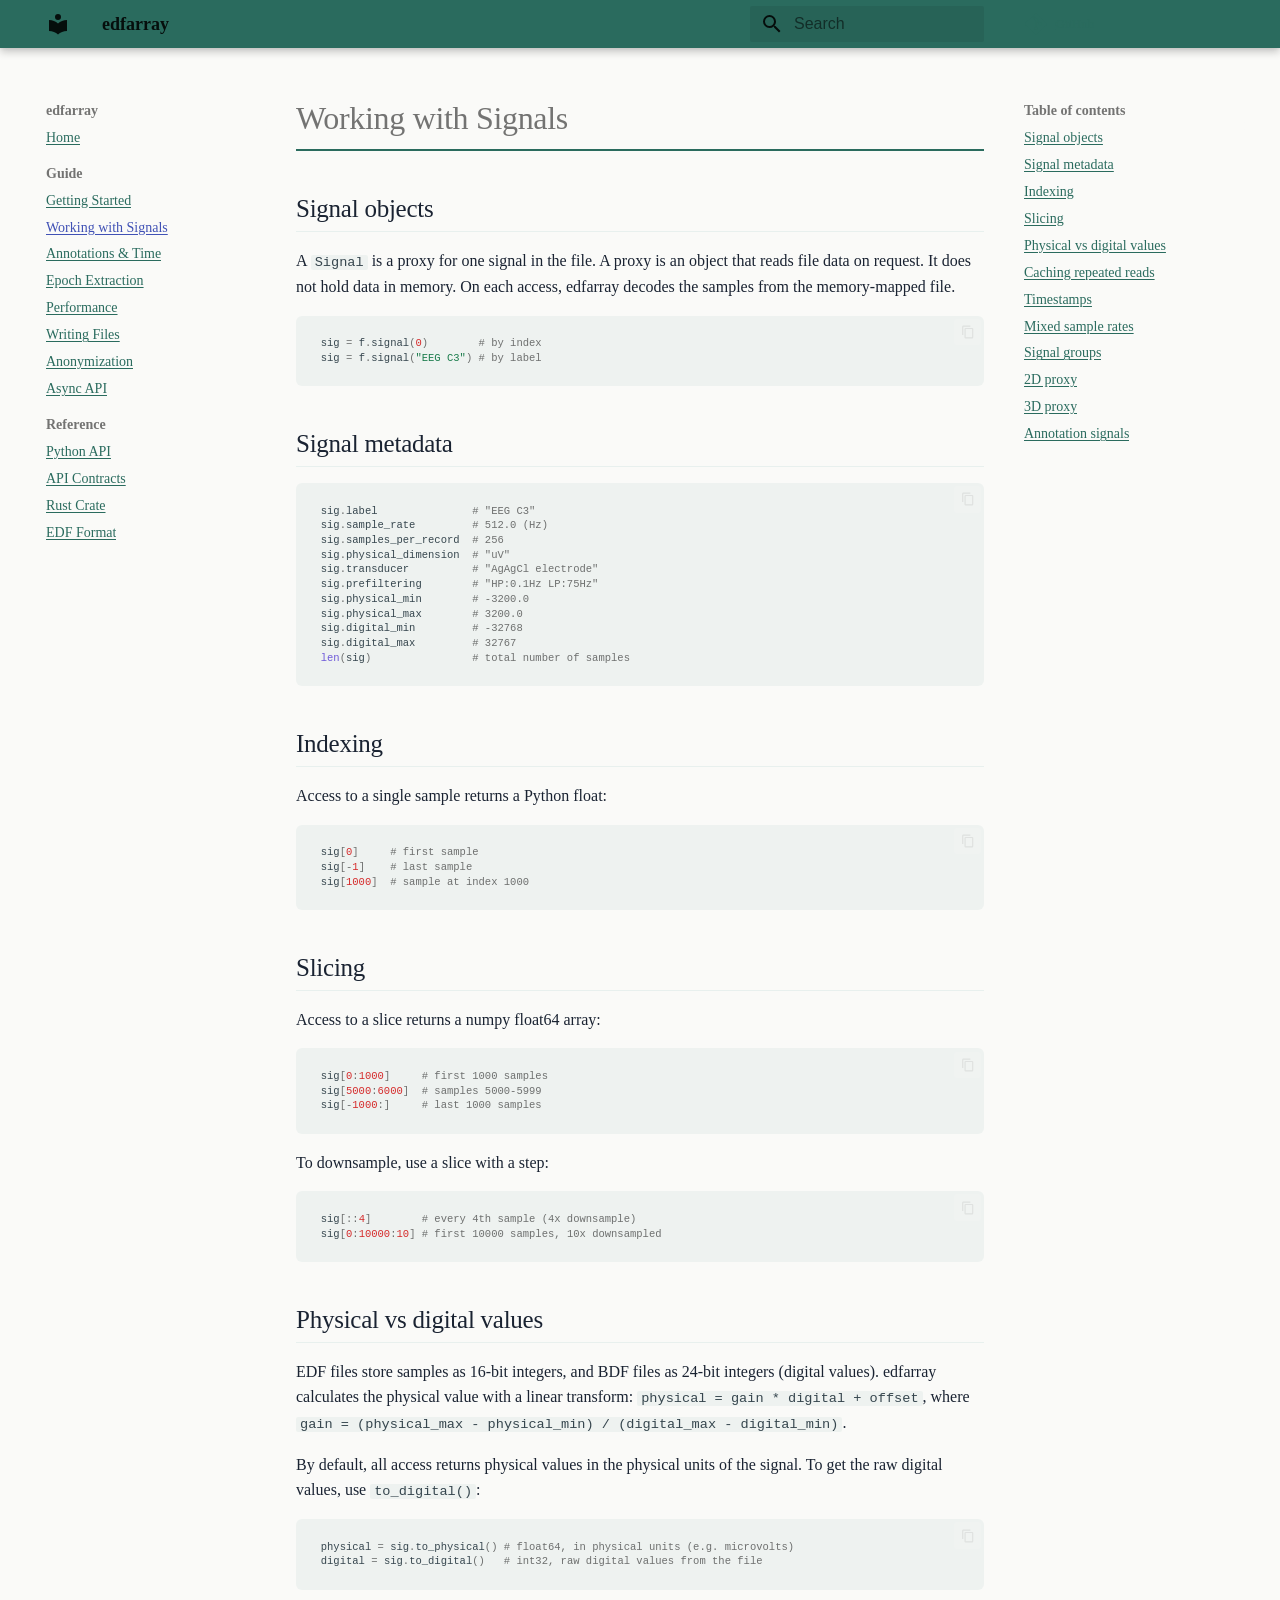
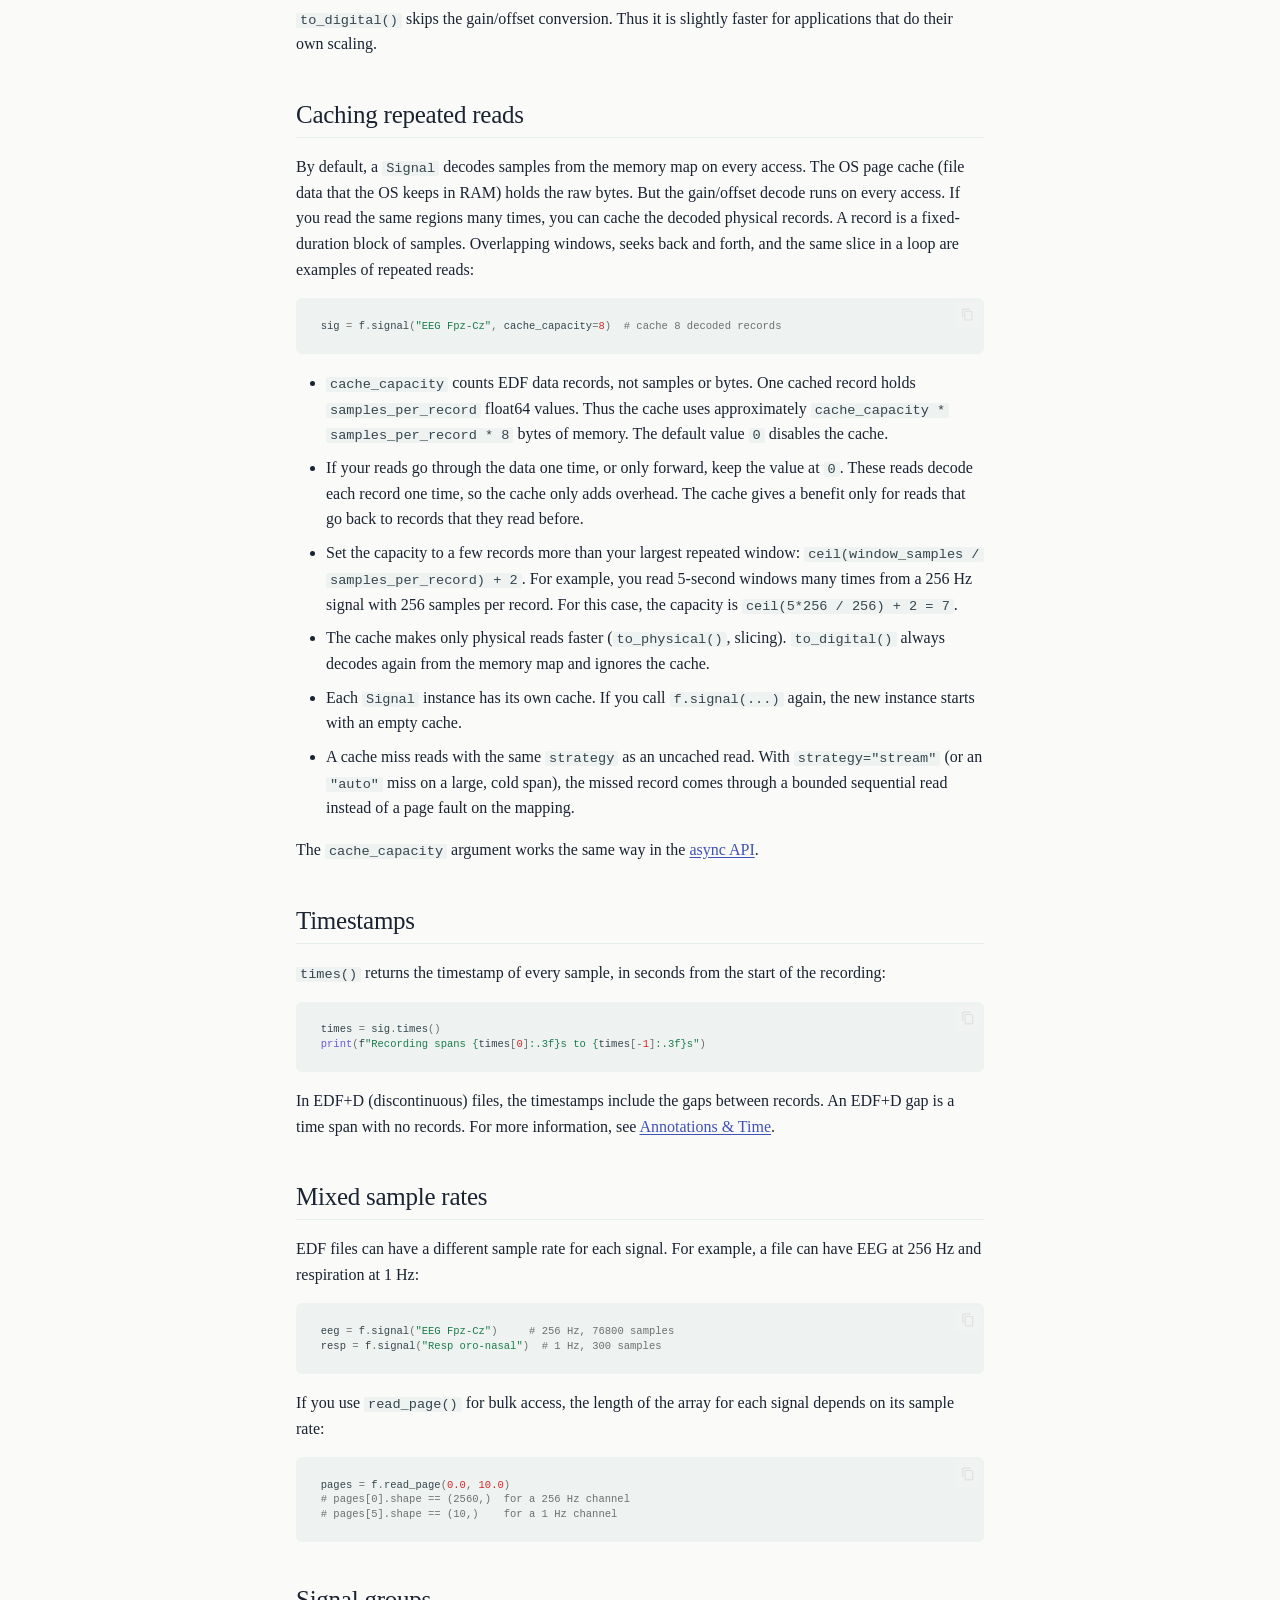
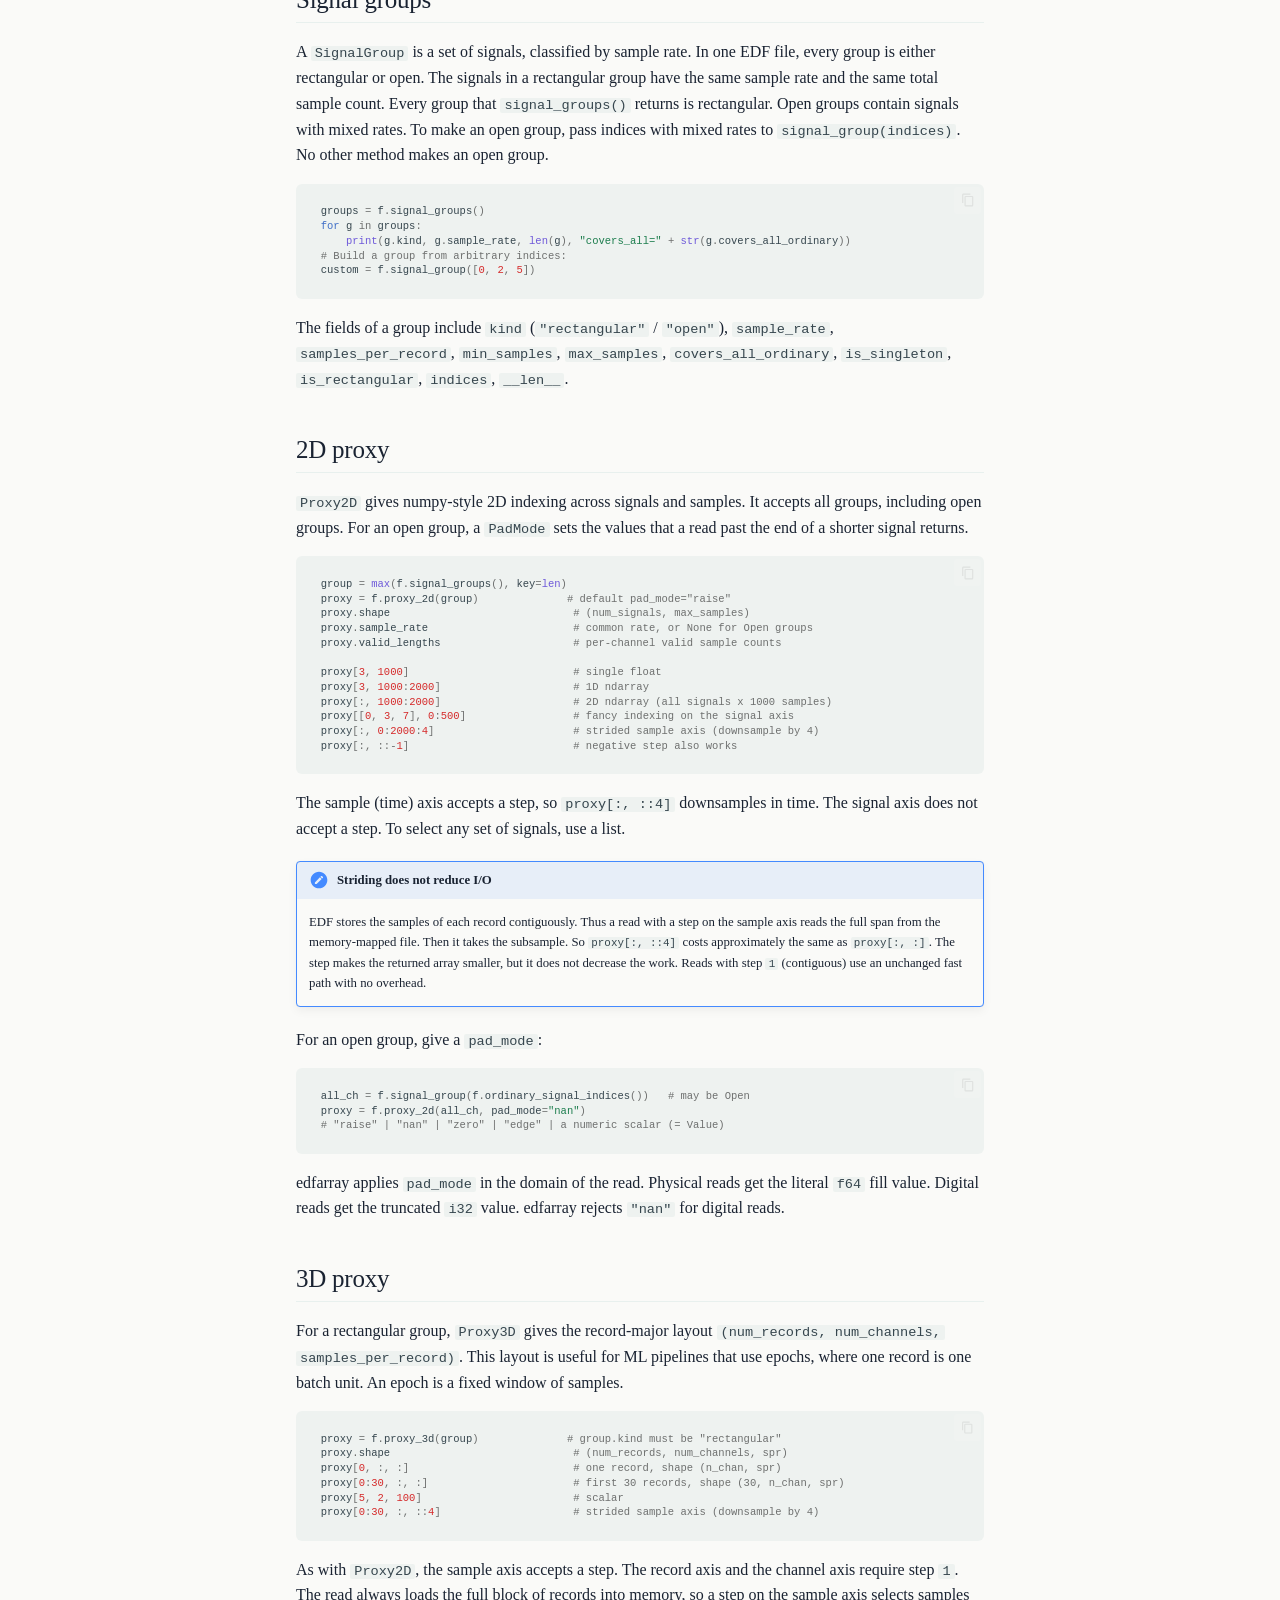
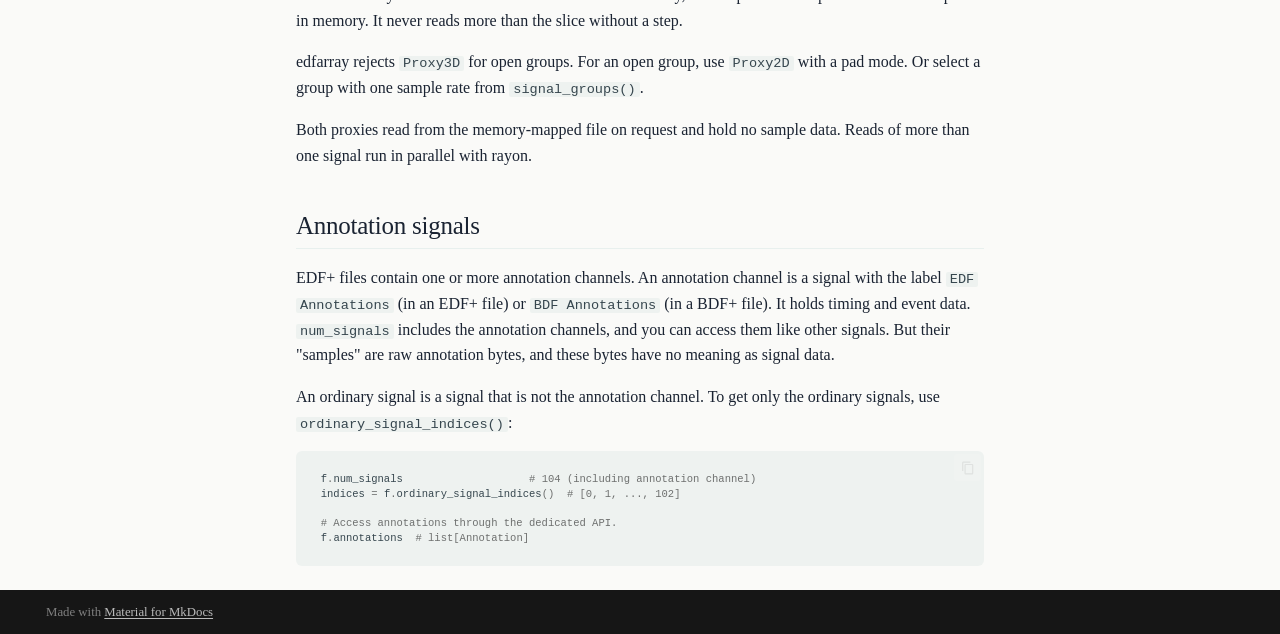
<file: guide/signals/index.html>
<!doctype html>
<html lang="en" class="no-js">
  <head>
    
      <meta charset="utf-8">
      <meta name="viewport" content="width=device-width,initial-scale=1">
      
        <meta name="description" content="An EDF/EDF+ parser written in Rust with numpy-like Python bindings">
      
      
      
      
        <link rel="prev" href="../getting-started/">
      
      
        <link rel="next" href="../annotations/">
      
      
        
      
      
      <link rel="icon" href="../../assets/images/favicon.png">
      <meta name="generator" content="mkdocs-1.6.1, mkdocs-material-9.7.5">
    
    
      
        <title>Working with Signals - edfarray</title>
      
    
    
      <link rel="stylesheet" href="../../assets/stylesheets/main.484c7ddc.min.css">
      
        
        <link rel="stylesheet" href="../../assets/stylesheets/palette.ab4e12ef.min.css">
      
      


    
    
      
    
    
      
    
    
      <link rel="stylesheet" href="../../stylesheets/extra.css">
    
    <script>__md_scope=new URL("../..",location),__md_hash=e=>[...e].reduce(((e,_)=>(e<<5)-e+_.charCodeAt(0)),0),__md_get=(e,_=localStorage,t=__md_scope)=>JSON.parse(_.getItem(t.pathname+"."+e)),__md_set=(e,_,t=localStorage,a=__md_scope)=>{try{t.setItem(a.pathname+"."+e,JSON.stringify(_))}catch(e){}}</script>
    
      

    
    
  </head>
  
  
    
    
    
    
    
    <body dir="ltr" data-md-color-scheme="default" data-md-color-primary="white" data-md-color-accent="teal">
  
    
    <input class="md-toggle" data-md-toggle="drawer" type="checkbox" id="__drawer" autocomplete="off">
    <input class="md-toggle" data-md-toggle="search" type="checkbox" id="__search" autocomplete="off">
    <label class="md-overlay" for="__drawer"></label>
    <div data-md-component="skip">
      
        
        <a href="#working-with-signals" class="md-skip">
          Skip to content
        </a>
      
    </div>
    <div data-md-component="announce">
      
    </div>
    
    
      

  

<header class="md-header md-header--shadow" data-md-component="header">
  <nav class="md-header__inner md-grid" aria-label="Header">
    <a href="../.." title="edfarray" class="md-header__button md-logo" aria-label="edfarray" data-md-component="logo">
      
  
  <svg xmlns="http://www.w3.org/2000/svg" viewBox="0 0 24 24"><path d="M12 8a3 3 0 0 0 3-3 3 3 0 0 0-3-3 3 3 0 0 0-3 3 3 3 0 0 0 3 3m0 3.54C9.64 9.35 6.5 8 3 8v11c3.5 0 6.64 1.35 9 3.54 2.36-2.19 5.5-3.54 9-3.54V8c-3.5 0-6.64 1.35-9 3.54"/></svg>

    </a>
    <label class="md-header__button md-icon" for="__drawer">
      
      <svg xmlns="http://www.w3.org/2000/svg" viewBox="0 0 24 24"><path d="M3 6h18v2H3zm0 5h18v2H3zm0 5h18v2H3z"/></svg>
    </label>
    <div class="md-header__title" data-md-component="header-title">
      <div class="md-header__ellipsis">
        <div class="md-header__topic">
          <span class="md-ellipsis">
            edfarray
          </span>
        </div>
        <div class="md-header__topic" data-md-component="header-topic">
          <span class="md-ellipsis">
            
              Working with Signals
            
          </span>
        </div>
      </div>
    </div>
    
      
    
    
    
    
      
      
        <label class="md-header__button md-icon" for="__search">
          
          <svg xmlns="http://www.w3.org/2000/svg" viewBox="0 0 24 24"><path d="M9.5 3A6.5 6.5 0 0 1 16 9.5c0 1.61-.59 3.09-1.56 4.23l.27.27h.79l5 5-1.5 1.5-5-5v-.79l-.27-.27A6.52 6.52 0 0 1 9.5 16 6.5 6.5 0 0 1 3 9.5 6.5 6.5 0 0 1 9.5 3m0 2C7 5 5 7 5 9.5S7 14 9.5 14 14 12 14 9.5 12 5 9.5 5"/></svg>
        </label>
        <div class="md-search" data-md-component="search" role="dialog">
  <label class="md-search__overlay" for="__search"></label>
  <div class="md-search__inner" role="search">
    <form class="md-search__form" name="search">
      <input type="text" class="md-search__input" name="query" aria-label="Search" placeholder="Search" autocapitalize="off" autocorrect="off" autocomplete="off" spellcheck="false" data-md-component="search-query" required>
      <label class="md-search__icon md-icon" for="__search">
        
        <svg xmlns="http://www.w3.org/2000/svg" viewBox="0 0 24 24"><path d="M9.5 3A6.5 6.5 0 0 1 16 9.5c0 1.61-.59 3.09-1.56 4.23l.27.27h.79l5 5-1.5 1.5-5-5v-.79l-.27-.27A6.52 6.52 0 0 1 9.5 16 6.5 6.5 0 0 1 3 9.5 6.5 6.5 0 0 1 9.5 3m0 2C7 5 5 7 5 9.5S7 14 9.5 14 14 12 14 9.5 12 5 9.5 5"/></svg>
        
        <svg xmlns="http://www.w3.org/2000/svg" viewBox="0 0 24 24"><path d="M20 11v2H8l5.5 5.5-1.42 1.42L4.16 12l7.92-7.92L13.5 5.5 8 11z"/></svg>
      </label>
      <nav class="md-search__options" aria-label="Search">
        
        <button type="reset" class="md-search__icon md-icon" title="Clear" aria-label="Clear" tabindex="-1">
          
          <svg xmlns="http://www.w3.org/2000/svg" viewBox="0 0 24 24"><path d="M19 6.41 17.59 5 12 10.59 6.41 5 5 6.41 10.59 12 5 17.59 6.41 19 12 13.41 17.59 19 19 17.59 13.41 12z"/></svg>
        </button>
      </nav>
      
    </form>
    <div class="md-search__output">
      <div class="md-search__scrollwrap" tabindex="0" data-md-scrollfix>
        <div class="md-search-result" data-md-component="search-result">
          <div class="md-search-result__meta">
            Initializing search
          </div>
          <ol class="md-search-result__list" role="presentation"></ol>
        </div>
      </div>
    </div>
  </div>
</div>
      
    
    
      <div class="md-header__source">
        <a href="https://github.com/bleemesser/edfarray" title="Go to repository" class="md-source" data-md-component="source">
  <div class="md-source__icon md-icon">
    
    <svg xmlns="http://www.w3.org/2000/svg" viewBox="0 0 448 512"><!--! Font Awesome Free 7.1.0 by @fontawesome - https://fontawesome.com License - https://fontawesome.com/license/free (Icons: CC BY 4.0, Fonts: SIL OFL 1.1, Code: MIT License) Copyright 2025 Fonticons, Inc.--><path d="M439.6 236.1 244 40.5c-5.4-5.5-12.8-8.5-20.4-8.5s-15 3-20.4 8.4L162.5 81l51.5 51.5c27.1-9.1 52.7 16.8 43.4 43.7l49.7 49.7c34.2-11.8 61.2 31 35.5 56.7-26.5 26.5-70.2-2.9-56-37.3L240.3 199v121.9c25.3 12.5 22.3 41.8 9.1 55-6.4 6.4-15.2 10.1-24.3 10.1s-17.8-3.6-24.3-10.1c-17.6-17.6-11.1-46.9 11.2-56v-123c-20.8-8.5-24.6-30.7-18.6-45L142.6 101 8.5 235.1C3 240.6 0 247.9 0 255.5s3 15 8.5 20.4l195.6 195.7c5.4 5.4 12.7 8.4 20.4 8.4s15-3 20.4-8.4l194.7-194.7c5.4-5.4 8.4-12.8 8.4-20.4s-3-15-8.4-20.4"/></svg>
  </div>
  <div class="md-source__repository">
    GitHub
  </div>
</a>
      </div>
    
  </nav>
  
</header>
    
    <div class="md-container" data-md-component="container">
      
      
        
          
        
      
      <main class="md-main" data-md-component="main">
        <div class="md-main__inner md-grid">
          
            
              
              <div class="md-sidebar md-sidebar--primary" data-md-component="sidebar" data-md-type="navigation" >
                <div class="md-sidebar__scrollwrap">
                  <div class="md-sidebar__inner">
                    



<nav class="md-nav md-nav--primary" aria-label="Navigation" data-md-level="0">
  <label class="md-nav__title" for="__drawer">
    <a href="../.." title="edfarray" class="md-nav__button md-logo" aria-label="edfarray" data-md-component="logo">
      
  
  <svg xmlns="http://www.w3.org/2000/svg" viewBox="0 0 24 24"><path d="M12 8a3 3 0 0 0 3-3 3 3 0 0 0-3-3 3 3 0 0 0-3 3 3 3 0 0 0 3 3m0 3.54C9.64 9.35 6.5 8 3 8v11c3.5 0 6.64 1.35 9 3.54 2.36-2.19 5.5-3.54 9-3.54V8c-3.5 0-6.64 1.35-9 3.54"/></svg>

    </a>
    edfarray
  </label>
  
    <div class="md-nav__source">
      <a href="https://github.com/bleemesser/edfarray" title="Go to repository" class="md-source" data-md-component="source">
  <div class="md-source__icon md-icon">
    
    <svg xmlns="http://www.w3.org/2000/svg" viewBox="0 0 448 512"><!--! Font Awesome Free 7.1.0 by @fontawesome - https://fontawesome.com License - https://fontawesome.com/license/free (Icons: CC BY 4.0, Fonts: SIL OFL 1.1, Code: MIT License) Copyright 2025 Fonticons, Inc.--><path d="M439.6 236.1 244 40.5c-5.4-5.5-12.8-8.5-20.4-8.5s-15 3-20.4 8.4L162.5 81l51.5 51.5c27.1-9.1 52.7 16.8 43.4 43.7l49.7 49.7c34.2-11.8 61.2 31 35.5 56.7-26.5 26.5-70.2-2.9-56-37.3L240.3 199v121.9c25.3 12.5 22.3 41.8 9.1 55-6.4 6.4-15.2 10.1-24.3 10.1s-17.8-3.6-24.3-10.1c-17.6-17.6-11.1-46.9 11.2-56v-123c-20.8-8.5-24.6-30.7-18.6-45L142.6 101 8.5 235.1C3 240.6 0 247.9 0 255.5s3 15 8.5 20.4l195.6 195.7c5.4 5.4 12.7 8.4 20.4 8.4s15-3 20.4-8.4l194.7-194.7c5.4-5.4 8.4-12.8 8.4-20.4s-3-15-8.4-20.4"/></svg>
  </div>
  <div class="md-source__repository">
    GitHub
  </div>
</a>
    </div>
  
  <ul class="md-nav__list" data-md-scrollfix>
    
      
      
  
  
  
  
    <li class="md-nav__item">
      <a href="../.." class="md-nav__link">
        
  
  
  <span class="md-ellipsis">
    
  
    Home
  

    
  </span>
  
  

      </a>
    </li>
  

    
      
      
  
  
    
  
  
  
    
    
    
    
      
        
        
      
    
    
    <li class="md-nav__item md-nav__item--active md-nav__item--section md-nav__item--nested">
      
        
        
        <input class="md-nav__toggle md-toggle " type="checkbox" id="__nav_2" checked>
        
          
          <label class="md-nav__link" for="__nav_2" id="__nav_2_label" tabindex="">
            
  
  
  <span class="md-ellipsis">
    
  
    Guide
  

    
  </span>
  
  

            <span class="md-nav__icon md-icon"></span>
          </label>
        
        <nav class="md-nav" data-md-level="1" aria-labelledby="__nav_2_label" aria-expanded="true">
          <label class="md-nav__title" for="__nav_2">
            <span class="md-nav__icon md-icon"></span>
            
  
    Guide
  

          </label>
          <ul class="md-nav__list" data-md-scrollfix>
            
              
                
  
  
  
  
    <li class="md-nav__item">
      <a href="../getting-started/" class="md-nav__link">
        
  
  
  <span class="md-ellipsis">
    
  
    Getting Started
  

    
  </span>
  
  

      </a>
    </li>
  

              
            
              
                
  
  
    
  
  
  
    <li class="md-nav__item md-nav__item--active">
      
      <input class="md-nav__toggle md-toggle" type="checkbox" id="__toc">
      
      
        
      
      
        <label class="md-nav__link md-nav__link--active" for="__toc">
          
  
  
  <span class="md-ellipsis">
    
  
    Working with Signals
  

    
  </span>
  
  

          <span class="md-nav__icon md-icon"></span>
        </label>
      
      <a href="./" class="md-nav__link md-nav__link--active">
        
  
  
  <span class="md-ellipsis">
    
  
    Working with Signals
  

    
  </span>
  
  

      </a>
      
        

<nav class="md-nav md-nav--secondary" aria-label="Table of contents">
  
  
  
    
  
  
    <label class="md-nav__title" for="__toc">
      <span class="md-nav__icon md-icon"></span>
      Table of contents
    </label>
    <ul class="md-nav__list" data-md-component="toc" data-md-scrollfix>
      
        <li class="md-nav__item">
  <a href="#signal-objects" class="md-nav__link">
    <span class="md-ellipsis">
      
        Signal objects
      
    </span>
  </a>
  
</li>
      
        <li class="md-nav__item">
  <a href="#signal-metadata" class="md-nav__link">
    <span class="md-ellipsis">
      
        Signal metadata
      
    </span>
  </a>
  
</li>
      
        <li class="md-nav__item">
  <a href="#indexing" class="md-nav__link">
    <span class="md-ellipsis">
      
        Indexing
      
    </span>
  </a>
  
</li>
      
        <li class="md-nav__item">
  <a href="#slicing" class="md-nav__link">
    <span class="md-ellipsis">
      
        Slicing
      
    </span>
  </a>
  
</li>
      
        <li class="md-nav__item">
  <a href="#physical-vs-digital-values" class="md-nav__link">
    <span class="md-ellipsis">
      
        Physical vs digital values
      
    </span>
  </a>
  
</li>
      
        <li class="md-nav__item">
  <a href="#caching-repeated-reads" class="md-nav__link">
    <span class="md-ellipsis">
      
        Caching repeated reads
      
    </span>
  </a>
  
</li>
      
        <li class="md-nav__item">
  <a href="#timestamps" class="md-nav__link">
    <span class="md-ellipsis">
      
        Timestamps
      
    </span>
  </a>
  
</li>
      
        <li class="md-nav__item">
  <a href="#mixed-sample-rates" class="md-nav__link">
    <span class="md-ellipsis">
      
        Mixed sample rates
      
    </span>
  </a>
  
</li>
      
        <li class="md-nav__item">
  <a href="#signal-groups" class="md-nav__link">
    <span class="md-ellipsis">
      
        Signal groups
      
    </span>
  </a>
  
</li>
      
        <li class="md-nav__item">
  <a href="#2d-proxy" class="md-nav__link">
    <span class="md-ellipsis">
      
        2D proxy
      
    </span>
  </a>
  
</li>
      
        <li class="md-nav__item">
  <a href="#3d-proxy" class="md-nav__link">
    <span class="md-ellipsis">
      
        3D proxy
      
    </span>
  </a>
  
</li>
      
        <li class="md-nav__item">
  <a href="#annotation-signals" class="md-nav__link">
    <span class="md-ellipsis">
      
        Annotation signals
      
    </span>
  </a>
  
</li>
      
    </ul>
  
</nav>
      
    </li>
  

              
            
              
                
  
  
  
  
    <li class="md-nav__item">
      <a href="../annotations/" class="md-nav__link">
        
  
  
  <span class="md-ellipsis">
    
  
    Annotations & Time
  

    
  </span>
  
  

      </a>
    </li>
  

              
            
              
                
  
  
  
  
    <li class="md-nav__item">
      <a href="../epochs/" class="md-nav__link">
        
  
  
  <span class="md-ellipsis">
    
  
    Epoch Extraction
  

    
  </span>
  
  

      </a>
    </li>
  

              
            
              
                
  
  
  
  
    <li class="md-nav__item">
      <a href="../performance/" class="md-nav__link">
        
  
  
  <span class="md-ellipsis">
    
  
    Performance
  

    
  </span>
  
  

      </a>
    </li>
  

              
            
              
                
  
  
  
  
    <li class="md-nav__item">
      <a href="../writing/" class="md-nav__link">
        
  
  
  <span class="md-ellipsis">
    
  
    Writing Files
  

    
  </span>
  
  

      </a>
    </li>
  

              
            
              
                
  
  
  
  
    <li class="md-nav__item">
      <a href="../anonymization/" class="md-nav__link">
        
  
  
  <span class="md-ellipsis">
    
  
    Anonymization
  

    
  </span>
  
  

      </a>
    </li>
  

              
            
              
                
  
  
  
  
    <li class="md-nav__item">
      <a href="../async/" class="md-nav__link">
        
  
  
  <span class="md-ellipsis">
    
  
    Async API
  

    
  </span>
  
  

      </a>
    </li>
  

              
            
          </ul>
        </nav>
      
    </li>
  

    
      
      
  
  
  
  
    
    
    
    
      
        
        
      
    
    
    <li class="md-nav__item md-nav__item--section md-nav__item--nested">
      
        
        
          
        
        <input class="md-nav__toggle md-toggle md-toggle--indeterminate" type="checkbox" id="__nav_3" >
        
          
          <label class="md-nav__link" for="__nav_3" id="__nav_3_label" tabindex="">
            
  
  
  <span class="md-ellipsis">
    
  
    Reference
  

    
  </span>
  
  

            <span class="md-nav__icon md-icon"></span>
          </label>
        
        <nav class="md-nav" data-md-level="1" aria-labelledby="__nav_3_label" aria-expanded="false">
          <label class="md-nav__title" for="__nav_3">
            <span class="md-nav__icon md-icon"></span>
            
  
    Reference
  

          </label>
          <ul class="md-nav__list" data-md-scrollfix>
            
              
                
  
  
  
  
    <li class="md-nav__item">
      <a href="../../reference/python-api/" class="md-nav__link">
        
  
  
  <span class="md-ellipsis">
    
  
    Python API
  

    
  </span>
  
  

      </a>
    </li>
  

              
            
              
                
  
  
  
  
    <li class="md-nav__item">
      <a href="../../reference/contracts/" class="md-nav__link">
        
  
  
  <span class="md-ellipsis">
    
  
    API Contracts
  

    
  </span>
  
  

      </a>
    </li>
  

              
            
              
                
  
  
  
  
    <li class="md-nav__item">
      <a href="../../reference/rust-api/" class="md-nav__link">
        
  
  
  <span class="md-ellipsis">
    
  
    Rust Crate
  

    
  </span>
  
  

      </a>
    </li>
  

              
            
              
                
  
  
  
  
    <li class="md-nav__item">
      <a href="../../reference/edf-format/" class="md-nav__link">
        
  
  
  <span class="md-ellipsis">
    
  
    EDF Format
  

    
  </span>
  
  

      </a>
    </li>
  

              
            
          </ul>
        </nav>
      
    </li>
  

    
  </ul>
</nav>
                  </div>
                </div>
              </div>
            
            
              
              <div class="md-sidebar md-sidebar--secondary" data-md-component="sidebar" data-md-type="toc" >
                <div class="md-sidebar__scrollwrap">
                  <div class="md-sidebar__inner">
                    

<nav class="md-nav md-nav--secondary" aria-label="Table of contents">
  
  
  
    
  
  
    <label class="md-nav__title" for="__toc">
      <span class="md-nav__icon md-icon"></span>
      Table of contents
    </label>
    <ul class="md-nav__list" data-md-component="toc" data-md-scrollfix>
      
        <li class="md-nav__item">
  <a href="#signal-objects" class="md-nav__link">
    <span class="md-ellipsis">
      
        Signal objects
      
    </span>
  </a>
  
</li>
      
        <li class="md-nav__item">
  <a href="#signal-metadata" class="md-nav__link">
    <span class="md-ellipsis">
      
        Signal metadata
      
    </span>
  </a>
  
</li>
      
        <li class="md-nav__item">
  <a href="#indexing" class="md-nav__link">
    <span class="md-ellipsis">
      
        Indexing
      
    </span>
  </a>
  
</li>
      
        <li class="md-nav__item">
  <a href="#slicing" class="md-nav__link">
    <span class="md-ellipsis">
      
        Slicing
      
    </span>
  </a>
  
</li>
      
        <li class="md-nav__item">
  <a href="#physical-vs-digital-values" class="md-nav__link">
    <span class="md-ellipsis">
      
        Physical vs digital values
      
    </span>
  </a>
  
</li>
      
        <li class="md-nav__item">
  <a href="#caching-repeated-reads" class="md-nav__link">
    <span class="md-ellipsis">
      
        Caching repeated reads
      
    </span>
  </a>
  
</li>
      
        <li class="md-nav__item">
  <a href="#timestamps" class="md-nav__link">
    <span class="md-ellipsis">
      
        Timestamps
      
    </span>
  </a>
  
</li>
      
        <li class="md-nav__item">
  <a href="#mixed-sample-rates" class="md-nav__link">
    <span class="md-ellipsis">
      
        Mixed sample rates
      
    </span>
  </a>
  
</li>
      
        <li class="md-nav__item">
  <a href="#signal-groups" class="md-nav__link">
    <span class="md-ellipsis">
      
        Signal groups
      
    </span>
  </a>
  
</li>
      
        <li class="md-nav__item">
  <a href="#2d-proxy" class="md-nav__link">
    <span class="md-ellipsis">
      
        2D proxy
      
    </span>
  </a>
  
</li>
      
        <li class="md-nav__item">
  <a href="#3d-proxy" class="md-nav__link">
    <span class="md-ellipsis">
      
        3D proxy
      
    </span>
  </a>
  
</li>
      
        <li class="md-nav__item">
  <a href="#annotation-signals" class="md-nav__link">
    <span class="md-ellipsis">
      
        Annotation signals
      
    </span>
  </a>
  
</li>
      
    </ul>
  
</nav>
                  </div>
                </div>
              </div>
            
          
          
            <div class="md-content" data-md-component="content">
              
              <article class="md-content__inner md-typeset">
                
                  


  
  


<h1 id="working-with-signals">Working with Signals<a class="headerlink" href="#working-with-signals" title="Permanent link">&para;</a></h1>
<h2 id="signal-objects">Signal objects<a class="headerlink" href="#signal-objects" title="Permanent link">&para;</a></h2>
<p>A <code>Signal</code> is a proxy for one signal in the file. A proxy is an object that reads file data on request. It does not hold data in memory. On each access, edfarray decodes the samples from the memory-mapped file.</p>
<div class="highlight"><pre><span></span><code><a id="__codelineno-0-1" name="__codelineno-0-1" href="#__codelineno-0-1"></a><span class="n">sig</span> <span class="o">=</span> <span class="n">f</span><span class="o">.</span><span class="n">signal</span><span class="p">(</span><span class="mi">0</span><span class="p">)</span>        <span class="c1"># by index</span>
<a id="__codelineno-0-2" name="__codelineno-0-2" href="#__codelineno-0-2"></a><span class="n">sig</span> <span class="o">=</span> <span class="n">f</span><span class="o">.</span><span class="n">signal</span><span class="p">(</span><span class="s2">&quot;EEG C3&quot;</span><span class="p">)</span> <span class="c1"># by label</span>
</code></pre></div>
<h2 id="signal-metadata">Signal metadata<a class="headerlink" href="#signal-metadata" title="Permanent link">&para;</a></h2>
<div class="highlight"><pre><span></span><code><a id="__codelineno-1-1" name="__codelineno-1-1" href="#__codelineno-1-1"></a><span class="n">sig</span><span class="o">.</span><span class="n">label</span>               <span class="c1"># &quot;EEG C3&quot;</span>
<a id="__codelineno-1-2" name="__codelineno-1-2" href="#__codelineno-1-2"></a><span class="n">sig</span><span class="o">.</span><span class="n">sample_rate</span>         <span class="c1"># 512.0 (Hz)</span>
<a id="__codelineno-1-3" name="__codelineno-1-3" href="#__codelineno-1-3"></a><span class="n">sig</span><span class="o">.</span><span class="n">samples_per_record</span>  <span class="c1"># 256</span>
<a id="__codelineno-1-4" name="__codelineno-1-4" href="#__codelineno-1-4"></a><span class="n">sig</span><span class="o">.</span><span class="n">physical_dimension</span>  <span class="c1"># &quot;uV&quot;</span>
<a id="__codelineno-1-5" name="__codelineno-1-5" href="#__codelineno-1-5"></a><span class="n">sig</span><span class="o">.</span><span class="n">transducer</span>          <span class="c1"># &quot;AgAgCl electrode&quot;</span>
<a id="__codelineno-1-6" name="__codelineno-1-6" href="#__codelineno-1-6"></a><span class="n">sig</span><span class="o">.</span><span class="n">prefiltering</span>        <span class="c1"># &quot;HP:0.1Hz LP:75Hz&quot;</span>
<a id="__codelineno-1-7" name="__codelineno-1-7" href="#__codelineno-1-7"></a><span class="n">sig</span><span class="o">.</span><span class="n">physical_min</span>        <span class="c1"># -3200.0</span>
<a id="__codelineno-1-8" name="__codelineno-1-8" href="#__codelineno-1-8"></a><span class="n">sig</span><span class="o">.</span><span class="n">physical_max</span>        <span class="c1"># 3200.0</span>
<a id="__codelineno-1-9" name="__codelineno-1-9" href="#__codelineno-1-9"></a><span class="n">sig</span><span class="o">.</span><span class="n">digital_min</span>         <span class="c1"># -32768</span>
<a id="__codelineno-1-10" name="__codelineno-1-10" href="#__codelineno-1-10"></a><span class="n">sig</span><span class="o">.</span><span class="n">digital_max</span>         <span class="c1"># 32767</span>
<a id="__codelineno-1-11" name="__codelineno-1-11" href="#__codelineno-1-11"></a><span class="nb">len</span><span class="p">(</span><span class="n">sig</span><span class="p">)</span>                <span class="c1"># total number of samples</span>
</code></pre></div>
<h2 id="indexing">Indexing<a class="headerlink" href="#indexing" title="Permanent link">&para;</a></h2>
<p>Access to a single sample returns a Python float:</p>
<div class="highlight"><pre><span></span><code><a id="__codelineno-2-1" name="__codelineno-2-1" href="#__codelineno-2-1"></a><span class="n">sig</span><span class="p">[</span><span class="mi">0</span><span class="p">]</span>     <span class="c1"># first sample</span>
<a id="__codelineno-2-2" name="__codelineno-2-2" href="#__codelineno-2-2"></a><span class="n">sig</span><span class="p">[</span><span class="o">-</span><span class="mi">1</span><span class="p">]</span>    <span class="c1"># last sample</span>
<a id="__codelineno-2-3" name="__codelineno-2-3" href="#__codelineno-2-3"></a><span class="n">sig</span><span class="p">[</span><span class="mi">1000</span><span class="p">]</span>  <span class="c1"># sample at index 1000</span>
</code></pre></div>
<h2 id="slicing">Slicing<a class="headerlink" href="#slicing" title="Permanent link">&para;</a></h2>
<p>Access to a slice returns a numpy float64 array:</p>
<div class="highlight"><pre><span></span><code><a id="__codelineno-3-1" name="__codelineno-3-1" href="#__codelineno-3-1"></a><span class="n">sig</span><span class="p">[</span><span class="mi">0</span><span class="p">:</span><span class="mi">1000</span><span class="p">]</span>     <span class="c1"># first 1000 samples</span>
<a id="__codelineno-3-2" name="__codelineno-3-2" href="#__codelineno-3-2"></a><span class="n">sig</span><span class="p">[</span><span class="mi">5000</span><span class="p">:</span><span class="mi">6000</span><span class="p">]</span>  <span class="c1"># samples 5000-5999</span>
<a id="__codelineno-3-3" name="__codelineno-3-3" href="#__codelineno-3-3"></a><span class="n">sig</span><span class="p">[</span><span class="o">-</span><span class="mi">1000</span><span class="p">:]</span>     <span class="c1"># last 1000 samples</span>
</code></pre></div>
<p>To downsample, use a slice with a step:</p>
<div class="highlight"><pre><span></span><code><a id="__codelineno-4-1" name="__codelineno-4-1" href="#__codelineno-4-1"></a><span class="n">sig</span><span class="p">[::</span><span class="mi">4</span><span class="p">]</span>        <span class="c1"># every 4th sample (4x downsample)</span>
<a id="__codelineno-4-2" name="__codelineno-4-2" href="#__codelineno-4-2"></a><span class="n">sig</span><span class="p">[</span><span class="mi">0</span><span class="p">:</span><span class="mi">10000</span><span class="p">:</span><span class="mi">10</span><span class="p">]</span> <span class="c1"># first 10000 samples, 10x downsampled</span>
</code></pre></div>
<h2 id="physical-vs-digital-values">Physical vs digital values<a class="headerlink" href="#physical-vs-digital-values" title="Permanent link">&para;</a></h2>
<p>EDF files store samples as 16-bit integers, and BDF files as 24-bit integers (digital values). edfarray calculates the physical value with a linear transform: <code>physical = gain * digital + offset</code>, where <code>gain = (physical_max - physical_min) / (digital_max - digital_min)</code>.</p>
<p>By default, all access returns physical values in the physical units of the signal. To get the raw digital values, use <code>to_digital()</code>:</p>
<div class="highlight"><pre><span></span><code><a id="__codelineno-5-1" name="__codelineno-5-1" href="#__codelineno-5-1"></a><span class="n">physical</span> <span class="o">=</span> <span class="n">sig</span><span class="o">.</span><span class="n">to_physical</span><span class="p">()</span> <span class="c1"># float64, in physical units (e.g. microvolts)</span>
<a id="__codelineno-5-2" name="__codelineno-5-2" href="#__codelineno-5-2"></a><span class="n">digital</span> <span class="o">=</span> <span class="n">sig</span><span class="o">.</span><span class="n">to_digital</span><span class="p">()</span>   <span class="c1"># int32, raw digital values from the file</span>
</code></pre></div>
<p><code>to_digital()</code> skips the gain/offset conversion. Thus it is slightly faster for applications that do their own scaling.</p>
<h2 id="caching-repeated-reads">Caching repeated reads<a class="headerlink" href="#caching-repeated-reads" title="Permanent link">&para;</a></h2>
<p>By default, a <code>Signal</code> decodes samples from the memory map on every access. The OS page cache (file data that the OS keeps in RAM) holds the raw bytes. But the gain/offset decode runs on every access. If you read the same regions many times, you can cache the decoded physical records. A record is a fixed-duration block of samples. Overlapping windows, seeks back and forth, and the same slice in a loop are examples of repeated reads:</p>
<div class="highlight"><pre><span></span><code><a id="__codelineno-6-1" name="__codelineno-6-1" href="#__codelineno-6-1"></a><span class="n">sig</span> <span class="o">=</span> <span class="n">f</span><span class="o">.</span><span class="n">signal</span><span class="p">(</span><span class="s2">&quot;EEG Fpz-Cz&quot;</span><span class="p">,</span> <span class="n">cache_capacity</span><span class="o">=</span><span class="mi">8</span><span class="p">)</span>  <span class="c1"># cache 8 decoded records</span>
</code></pre></div>
<ul>
<li><code>cache_capacity</code> counts EDF data records, not samples or bytes. One cached record holds <code>samples_per_record</code> float64 values. Thus the cache uses approximately <code>cache_capacity * samples_per_record * 8</code> bytes of memory. The default value <code>0</code> disables the cache.</li>
<li>If your reads go through the data one time, or only forward, keep the value at <code>0</code>. These reads decode each record one time, so the cache only adds overhead. The cache gives a benefit only for reads that go back to records that they read before.</li>
<li>Set the capacity to a few records more than your largest repeated window: <code>ceil(window_samples / samples_per_record) + 2</code>. For example, you read 5-second windows many times from a 256 Hz signal with 256 samples per record. For this case, the capacity is <code>ceil(5*256 / 256) + 2 = 7</code>.</li>
<li>The cache makes only physical reads faster (<code>to_physical()</code>, slicing). <code>to_digital()</code> always decodes again from the memory map and ignores the cache.</li>
<li>Each <code>Signal</code> instance has its own cache. If you call <code>f.signal(...)</code> again, the new instance starts with an empty cache.</li>
<li>A cache miss reads with the same <code>strategy</code> as an uncached read. With <code>strategy="stream"</code> (or an <code>"auto"</code> miss on a large, cold span), the missed record comes through a bounded sequential read instead of a page fault on the mapping.</li>
</ul>
<p>The <code>cache_capacity</code> argument works the same way in the <a href="../async/">async API</a>.</p>
<h2 id="timestamps">Timestamps<a class="headerlink" href="#timestamps" title="Permanent link">&para;</a></h2>
<p><code>times()</code> returns the timestamp of every sample, in seconds from the start of the recording:</p>
<div class="highlight"><pre><span></span><code><a id="__codelineno-7-1" name="__codelineno-7-1" href="#__codelineno-7-1"></a><span class="n">times</span> <span class="o">=</span> <span class="n">sig</span><span class="o">.</span><span class="n">times</span><span class="p">()</span>
<a id="__codelineno-7-2" name="__codelineno-7-2" href="#__codelineno-7-2"></a><span class="nb">print</span><span class="p">(</span><span class="sa">f</span><span class="s2">&quot;Recording spans </span><span class="si">{</span><span class="n">times</span><span class="p">[</span><span class="mi">0</span><span class="p">]</span><span class="si">:</span><span class="s2">.3f</span><span class="si">}</span><span class="s2">s to </span><span class="si">{</span><span class="n">times</span><span class="p">[</span><span class="o">-</span><span class="mi">1</span><span class="p">]</span><span class="si">:</span><span class="s2">.3f</span><span class="si">}</span><span class="s2">s&quot;</span><span class="p">)</span>
</code></pre></div>
<p>In EDF+D (discontinuous) files, the timestamps include the gaps between records. An EDF+D gap is a time span with no records. For more information, see <a href="../annotations/">Annotations &amp; Time</a>.</p>
<h2 id="mixed-sample-rates">Mixed sample rates<a class="headerlink" href="#mixed-sample-rates" title="Permanent link">&para;</a></h2>
<p>EDF files can have a different sample rate for each signal. For example, a file can have EEG at 256 Hz and respiration at 1 Hz:</p>
<div class="highlight"><pre><span></span><code><a id="__codelineno-8-1" name="__codelineno-8-1" href="#__codelineno-8-1"></a><span class="n">eeg</span> <span class="o">=</span> <span class="n">f</span><span class="o">.</span><span class="n">signal</span><span class="p">(</span><span class="s2">&quot;EEG Fpz-Cz&quot;</span><span class="p">)</span>     <span class="c1"># 256 Hz, 76800 samples</span>
<a id="__codelineno-8-2" name="__codelineno-8-2" href="#__codelineno-8-2"></a><span class="n">resp</span> <span class="o">=</span> <span class="n">f</span><span class="o">.</span><span class="n">signal</span><span class="p">(</span><span class="s2">&quot;Resp oro-nasal&quot;</span><span class="p">)</span>  <span class="c1"># 1 Hz, 300 samples</span>
</code></pre></div>
<p>If you use <code>read_page()</code> for bulk access, the length of the array for each signal depends on its sample rate:</p>
<div class="highlight"><pre><span></span><code><a id="__codelineno-9-1" name="__codelineno-9-1" href="#__codelineno-9-1"></a><span class="n">pages</span> <span class="o">=</span> <span class="n">f</span><span class="o">.</span><span class="n">read_page</span><span class="p">(</span><span class="mf">0.0</span><span class="p">,</span> <span class="mf">10.0</span><span class="p">)</span>
<a id="__codelineno-9-2" name="__codelineno-9-2" href="#__codelineno-9-2"></a><span class="c1"># pages[0].shape == (2560,)  for a 256 Hz channel</span>
<a id="__codelineno-9-3" name="__codelineno-9-3" href="#__codelineno-9-3"></a><span class="c1"># pages[5].shape == (10,)    for a 1 Hz channel</span>
</code></pre></div>
<h2 id="signal-groups">Signal groups<a class="headerlink" href="#signal-groups" title="Permanent link">&para;</a></h2>
<p>A <code>SignalGroup</code> is a set of signals, classified by sample rate. In one EDF file,
every group is either rectangular or open. The signals in a rectangular group have
the same sample rate and the same total sample count. Every group that
<code>signal_groups()</code> returns is rectangular. Open groups contain signals with mixed rates. To
make an open group, pass indices with mixed rates to <code>signal_group(indices)</code>. No other method makes an open group.</p>
<div class="highlight"><pre><span></span><code><a id="__codelineno-10-1" name="__codelineno-10-1" href="#__codelineno-10-1"></a><span class="n">groups</span> <span class="o">=</span> <span class="n">f</span><span class="o">.</span><span class="n">signal_groups</span><span class="p">()</span>
<a id="__codelineno-10-2" name="__codelineno-10-2" href="#__codelineno-10-2"></a><span class="k">for</span> <span class="n">g</span> <span class="ow">in</span> <span class="n">groups</span><span class="p">:</span>
<a id="__codelineno-10-3" name="__codelineno-10-3" href="#__codelineno-10-3"></a>    <span class="nb">print</span><span class="p">(</span><span class="n">g</span><span class="o">.</span><span class="n">kind</span><span class="p">,</span> <span class="n">g</span><span class="o">.</span><span class="n">sample_rate</span><span class="p">,</span> <span class="nb">len</span><span class="p">(</span><span class="n">g</span><span class="p">),</span> <span class="s2">&quot;covers_all=&quot;</span> <span class="o">+</span> <span class="nb">str</span><span class="p">(</span><span class="n">g</span><span class="o">.</span><span class="n">covers_all_ordinary</span><span class="p">))</span>
<a id="__codelineno-10-4" name="__codelineno-10-4" href="#__codelineno-10-4"></a><span class="c1"># Build a group from arbitrary indices:</span>
<a id="__codelineno-10-5" name="__codelineno-10-5" href="#__codelineno-10-5"></a><span class="n">custom</span> <span class="o">=</span> <span class="n">f</span><span class="o">.</span><span class="n">signal_group</span><span class="p">([</span><span class="mi">0</span><span class="p">,</span> <span class="mi">2</span><span class="p">,</span> <span class="mi">5</span><span class="p">])</span>
</code></pre></div>
<p>The fields of a group include <code>kind</code> (<code>"rectangular"</code> / <code>"open"</code>), <code>sample_rate</code>,
<code>samples_per_record</code>, <code>min_samples</code>, <code>max_samples</code>, <code>covers_all_ordinary</code>,
<code>is_singleton</code>, <code>is_rectangular</code>, <code>indices</code>, <code>__len__</code>.</p>
<h2 id="2d-proxy">2D proxy<a class="headerlink" href="#2d-proxy" title="Permanent link">&para;</a></h2>
<p><code>Proxy2D</code> gives numpy-style 2D indexing across signals and samples. It accepts
all groups, including open groups. For an open group, a <code>PadMode</code> sets the
values that a read past the end of a shorter signal returns.</p>
<div class="highlight"><pre><span></span><code><a id="__codelineno-11-1" name="__codelineno-11-1" href="#__codelineno-11-1"></a><span class="n">group</span> <span class="o">=</span> <span class="nb">max</span><span class="p">(</span><span class="n">f</span><span class="o">.</span><span class="n">signal_groups</span><span class="p">(),</span> <span class="n">key</span><span class="o">=</span><span class="nb">len</span><span class="p">)</span>
<a id="__codelineno-11-2" name="__codelineno-11-2" href="#__codelineno-11-2"></a><span class="n">proxy</span> <span class="o">=</span> <span class="n">f</span><span class="o">.</span><span class="n">proxy_2d</span><span class="p">(</span><span class="n">group</span><span class="p">)</span>              <span class="c1"># default pad_mode=&quot;raise&quot;</span>
<a id="__codelineno-11-3" name="__codelineno-11-3" href="#__codelineno-11-3"></a><span class="n">proxy</span><span class="o">.</span><span class="n">shape</span>                             <span class="c1"># (num_signals, max_samples)</span>
<a id="__codelineno-11-4" name="__codelineno-11-4" href="#__codelineno-11-4"></a><span class="n">proxy</span><span class="o">.</span><span class="n">sample_rate</span>                       <span class="c1"># common rate, or None for Open groups</span>
<a id="__codelineno-11-5" name="__codelineno-11-5" href="#__codelineno-11-5"></a><span class="n">proxy</span><span class="o">.</span><span class="n">valid_lengths</span>                     <span class="c1"># per-channel valid sample counts</span>
<a id="__codelineno-11-6" name="__codelineno-11-6" href="#__codelineno-11-6"></a>
<a id="__codelineno-11-7" name="__codelineno-11-7" href="#__codelineno-11-7"></a><span class="n">proxy</span><span class="p">[</span><span class="mi">3</span><span class="p">,</span> <span class="mi">1000</span><span class="p">]</span>                          <span class="c1"># single float</span>
<a id="__codelineno-11-8" name="__codelineno-11-8" href="#__codelineno-11-8"></a><span class="n">proxy</span><span class="p">[</span><span class="mi">3</span><span class="p">,</span> <span class="mi">1000</span><span class="p">:</span><span class="mi">2000</span><span class="p">]</span>                     <span class="c1"># 1D ndarray</span>
<a id="__codelineno-11-9" name="__codelineno-11-9" href="#__codelineno-11-9"></a><span class="n">proxy</span><span class="p">[:,</span> <span class="mi">1000</span><span class="p">:</span><span class="mi">2000</span><span class="p">]</span>                     <span class="c1"># 2D ndarray (all signals x 1000 samples)</span>
<a id="__codelineno-11-10" name="__codelineno-11-10" href="#__codelineno-11-10"></a><span class="n">proxy</span><span class="p">[[</span><span class="mi">0</span><span class="p">,</span> <span class="mi">3</span><span class="p">,</span> <span class="mi">7</span><span class="p">],</span> <span class="mi">0</span><span class="p">:</span><span class="mi">500</span><span class="p">]</span>                 <span class="c1"># fancy indexing on the signal axis</span>
<a id="__codelineno-11-11" name="__codelineno-11-11" href="#__codelineno-11-11"></a><span class="n">proxy</span><span class="p">[:,</span> <span class="mi">0</span><span class="p">:</span><span class="mi">2000</span><span class="p">:</span><span class="mi">4</span><span class="p">]</span>                      <span class="c1"># strided sample axis (downsample by 4)</span>
<a id="__codelineno-11-12" name="__codelineno-11-12" href="#__codelineno-11-12"></a><span class="n">proxy</span><span class="p">[:,</span> <span class="p">::</span><span class="o">-</span><span class="mi">1</span><span class="p">]</span>                          <span class="c1"># negative step also works</span>
</code></pre></div>
<p>The sample (time) axis accepts a step, so <code>proxy[:, ::4]</code> downsamples in
time. The signal axis does not accept a step. To select any set of signals, use a list.</p>
<div class="admonition note">
<p class="admonition-title">Striding does not reduce I/O</p>
<p>EDF stores the samples of each record contiguously. Thus a read with a
step on the sample axis reads the full span from the memory-mapped file.
Then it takes the subsample. So <code>proxy[:, ::4]</code> costs approximately the
same as <code>proxy[:, :]</code>. The step makes the returned array smaller, but it
does not decrease the work. Reads with step <code>1</code> (contiguous) use an
unchanged fast path with no overhead.</p>
</div>
<p>For an open group, give a <code>pad_mode</code>:</p>
<div class="highlight"><pre><span></span><code><a id="__codelineno-12-1" name="__codelineno-12-1" href="#__codelineno-12-1"></a><span class="n">all_ch</span> <span class="o">=</span> <span class="n">f</span><span class="o">.</span><span class="n">signal_group</span><span class="p">(</span><span class="n">f</span><span class="o">.</span><span class="n">ordinary_signal_indices</span><span class="p">())</span>   <span class="c1"># may be Open</span>
<a id="__codelineno-12-2" name="__codelineno-12-2" href="#__codelineno-12-2"></a><span class="n">proxy</span> <span class="o">=</span> <span class="n">f</span><span class="o">.</span><span class="n">proxy_2d</span><span class="p">(</span><span class="n">all_ch</span><span class="p">,</span> <span class="n">pad_mode</span><span class="o">=</span><span class="s2">&quot;nan&quot;</span><span class="p">)</span>
<a id="__codelineno-12-3" name="__codelineno-12-3" href="#__codelineno-12-3"></a><span class="c1"># &quot;raise&quot; | &quot;nan&quot; | &quot;zero&quot; | &quot;edge&quot; | a numeric scalar (= Value)</span>
</code></pre></div>
<p>edfarray applies <code>pad_mode</code> in the domain of the read. Physical reads get the
literal <code>f64</code> fill value. Digital reads get the truncated <code>i32</code> value. edfarray
rejects <code>"nan"</code> for digital reads.</p>
<h2 id="3d-proxy">3D proxy<a class="headerlink" href="#3d-proxy" title="Permanent link">&para;</a></h2>
<p>For a rectangular group, <code>Proxy3D</code> gives the record-major layout
<code>(num_records, num_channels, samples_per_record)</code>. This layout is useful for ML
pipelines that use epochs, where one record is one batch unit. An epoch is a
fixed window of samples.</p>
<div class="highlight"><pre><span></span><code><a id="__codelineno-13-1" name="__codelineno-13-1" href="#__codelineno-13-1"></a><span class="n">proxy</span> <span class="o">=</span> <span class="n">f</span><span class="o">.</span><span class="n">proxy_3d</span><span class="p">(</span><span class="n">group</span><span class="p">)</span>              <span class="c1"># group.kind must be &quot;rectangular&quot;</span>
<a id="__codelineno-13-2" name="__codelineno-13-2" href="#__codelineno-13-2"></a><span class="n">proxy</span><span class="o">.</span><span class="n">shape</span>                             <span class="c1"># (num_records, num_channels, spr)</span>
<a id="__codelineno-13-3" name="__codelineno-13-3" href="#__codelineno-13-3"></a><span class="n">proxy</span><span class="p">[</span><span class="mi">0</span><span class="p">,</span> <span class="p">:,</span> <span class="p">:]</span>                          <span class="c1"># one record, shape (n_chan, spr)</span>
<a id="__codelineno-13-4" name="__codelineno-13-4" href="#__codelineno-13-4"></a><span class="n">proxy</span><span class="p">[</span><span class="mi">0</span><span class="p">:</span><span class="mi">30</span><span class="p">,</span> <span class="p">:,</span> <span class="p">:]</span>                       <span class="c1"># first 30 records, shape (30, n_chan, spr)</span>
<a id="__codelineno-13-5" name="__codelineno-13-5" href="#__codelineno-13-5"></a><span class="n">proxy</span><span class="p">[</span><span class="mi">5</span><span class="p">,</span> <span class="mi">2</span><span class="p">,</span> <span class="mi">100</span><span class="p">]</span>                        <span class="c1"># scalar</span>
<a id="__codelineno-13-6" name="__codelineno-13-6" href="#__codelineno-13-6"></a><span class="n">proxy</span><span class="p">[</span><span class="mi">0</span><span class="p">:</span><span class="mi">30</span><span class="p">,</span> <span class="p">:,</span> <span class="p">::</span><span class="mi">4</span><span class="p">]</span>                     <span class="c1"># strided sample axis (downsample by 4)</span>
</code></pre></div>
<p>As with <code>Proxy2D</code>, the sample axis accepts a step. The record axis and the
channel axis require step <code>1</code>. The read always loads the full block of records
into memory, so a step on the sample axis selects samples in memory. It never
reads more than the slice without a step.</p>
<p>edfarray rejects <code>Proxy3D</code> for open groups. For an open group, use <code>Proxy2D</code>
with a pad mode. Or select a group with one sample rate from <code>signal_groups()</code>.</p>
<p>Both proxies read from the memory-mapped file on request and hold no sample
data. Reads of more than one signal run in parallel with rayon.</p>
<h2 id="annotation-signals">Annotation signals<a class="headerlink" href="#annotation-signals" title="Permanent link">&para;</a></h2>
<p>EDF+ files contain one or more annotation channels. An annotation channel is a signal with the label <code>EDF Annotations</code> (in an EDF+ file) or <code>BDF Annotations</code> (in a BDF+ file). It holds timing and event data. <code>num_signals</code> includes the annotation channels, and you can access them like other signals. But their "samples" are raw annotation bytes, and these bytes have no meaning as signal data.</p>
<p>An ordinary signal is a signal that is not the annotation channel. To get only the ordinary signals, use <code>ordinary_signal_indices()</code>:</p>
<div class="highlight"><pre><span></span><code><a id="__codelineno-14-1" name="__codelineno-14-1" href="#__codelineno-14-1"></a><span class="n">f</span><span class="o">.</span><span class="n">num_signals</span>                    <span class="c1"># 104 (including annotation channel)</span>
<a id="__codelineno-14-2" name="__codelineno-14-2" href="#__codelineno-14-2"></a><span class="n">indices</span> <span class="o">=</span> <span class="n">f</span><span class="o">.</span><span class="n">ordinary_signal_indices</span><span class="p">()</span>  <span class="c1"># [0, 1, ..., 102]</span>
<a id="__codelineno-14-3" name="__codelineno-14-3" href="#__codelineno-14-3"></a>
<a id="__codelineno-14-4" name="__codelineno-14-4" href="#__codelineno-14-4"></a><span class="c1"># Access annotations through the dedicated API.</span>
<a id="__codelineno-14-5" name="__codelineno-14-5" href="#__codelineno-14-5"></a><span class="n">f</span><span class="o">.</span><span class="n">annotations</span>  <span class="c1"># list[Annotation]</span>
</code></pre></div>












                
              </article>
            </div>
          
          
<script>var target=document.getElementById(location.hash.slice(1));target&&target.name&&(target.checked=target.name.startsWith("__tabbed_"))</script>
        </div>
        
      </main>
      
        <footer class="md-footer">
  
  <div class="md-footer-meta md-typeset">
    <div class="md-footer-meta__inner md-grid">
      <div class="md-copyright">
  
  
    Made with
    <a href="https://squidfunk.github.io/mkdocs-material/" target="_blank" rel="noopener">
      Material for MkDocs
    </a>
  
</div>
      
    </div>
  </div>
</footer>
      
    </div>
    <div class="md-dialog" data-md-component="dialog">
      <div class="md-dialog__inner md-typeset"></div>
    </div>
    
    
    
      
      
      <script id="__config" type="application/json">{"annotate": null, "base": "../..", "features": ["navigation.sections", "navigation.expand", "content.code.copy", "search.highlight"], "search": "../../assets/javascripts/workers/search.2c215733.min.js", "tags": null, "translations": {"clipboard.copied": "Copied to clipboard", "clipboard.copy": "Copy to clipboard", "search.result.more.one": "1 more on this page", "search.result.more.other": "# more on this page", "search.result.none": "No matching documents", "search.result.one": "1 matching document", "search.result.other": "# matching documents", "search.result.placeholder": "Type to start searching", "search.result.term.missing": "Missing", "select.version": "Select version"}, "version": null}</script>
    
    
      <script src="../../assets/javascripts/bundle.79ae519e.min.js"></script>
      
    
  </body>
</html>
</file>
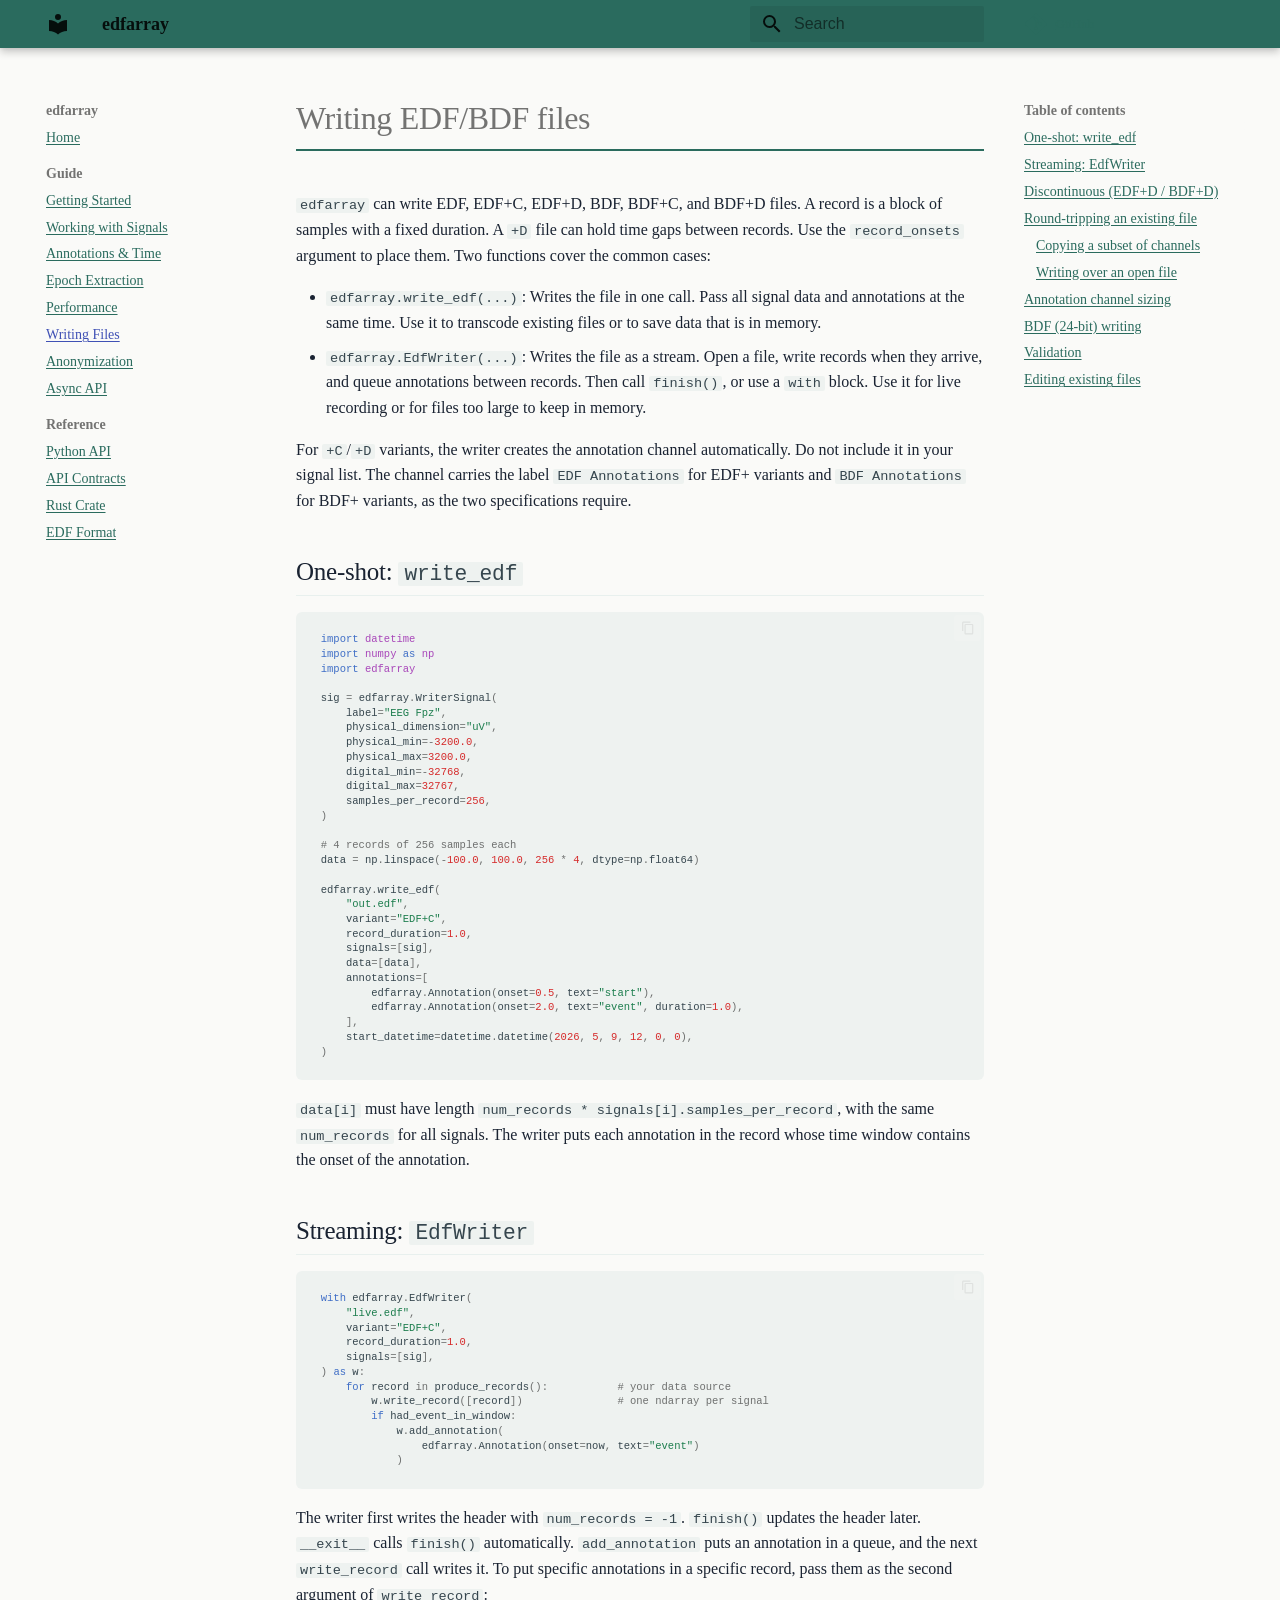
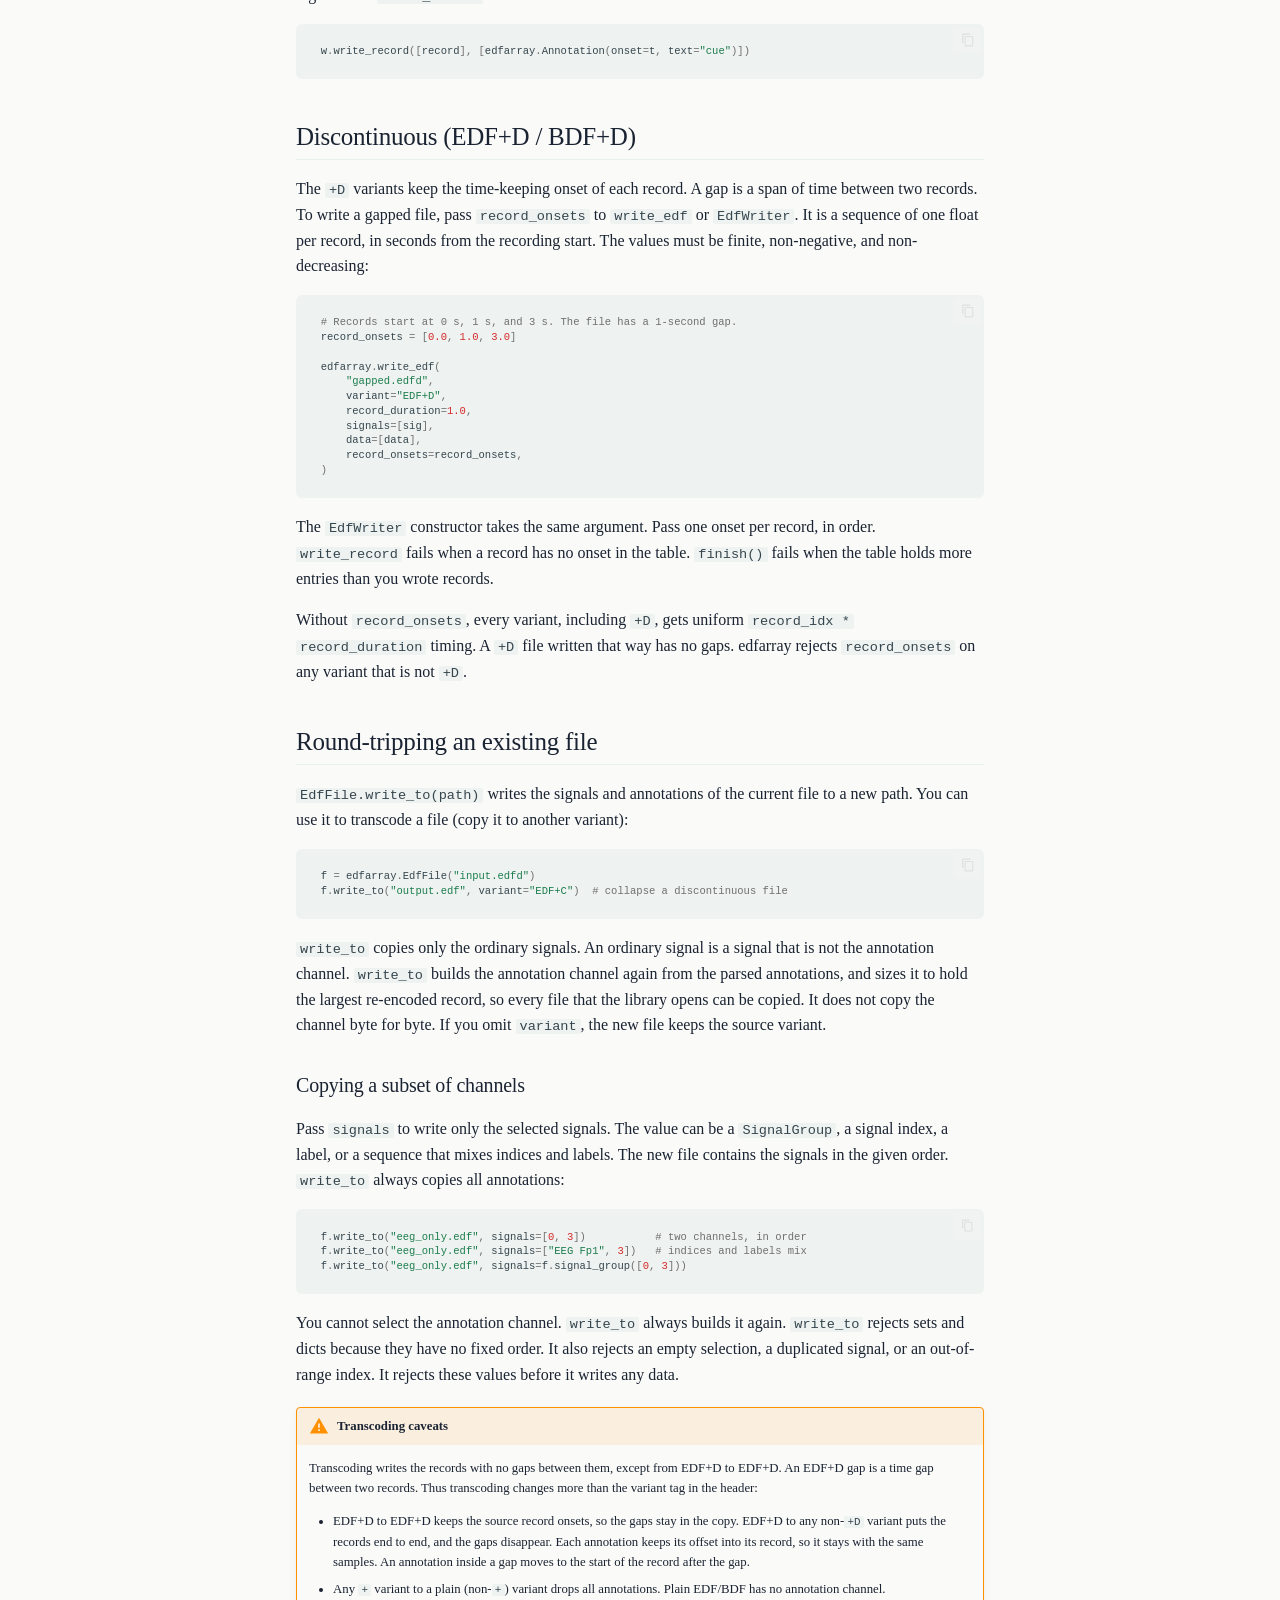
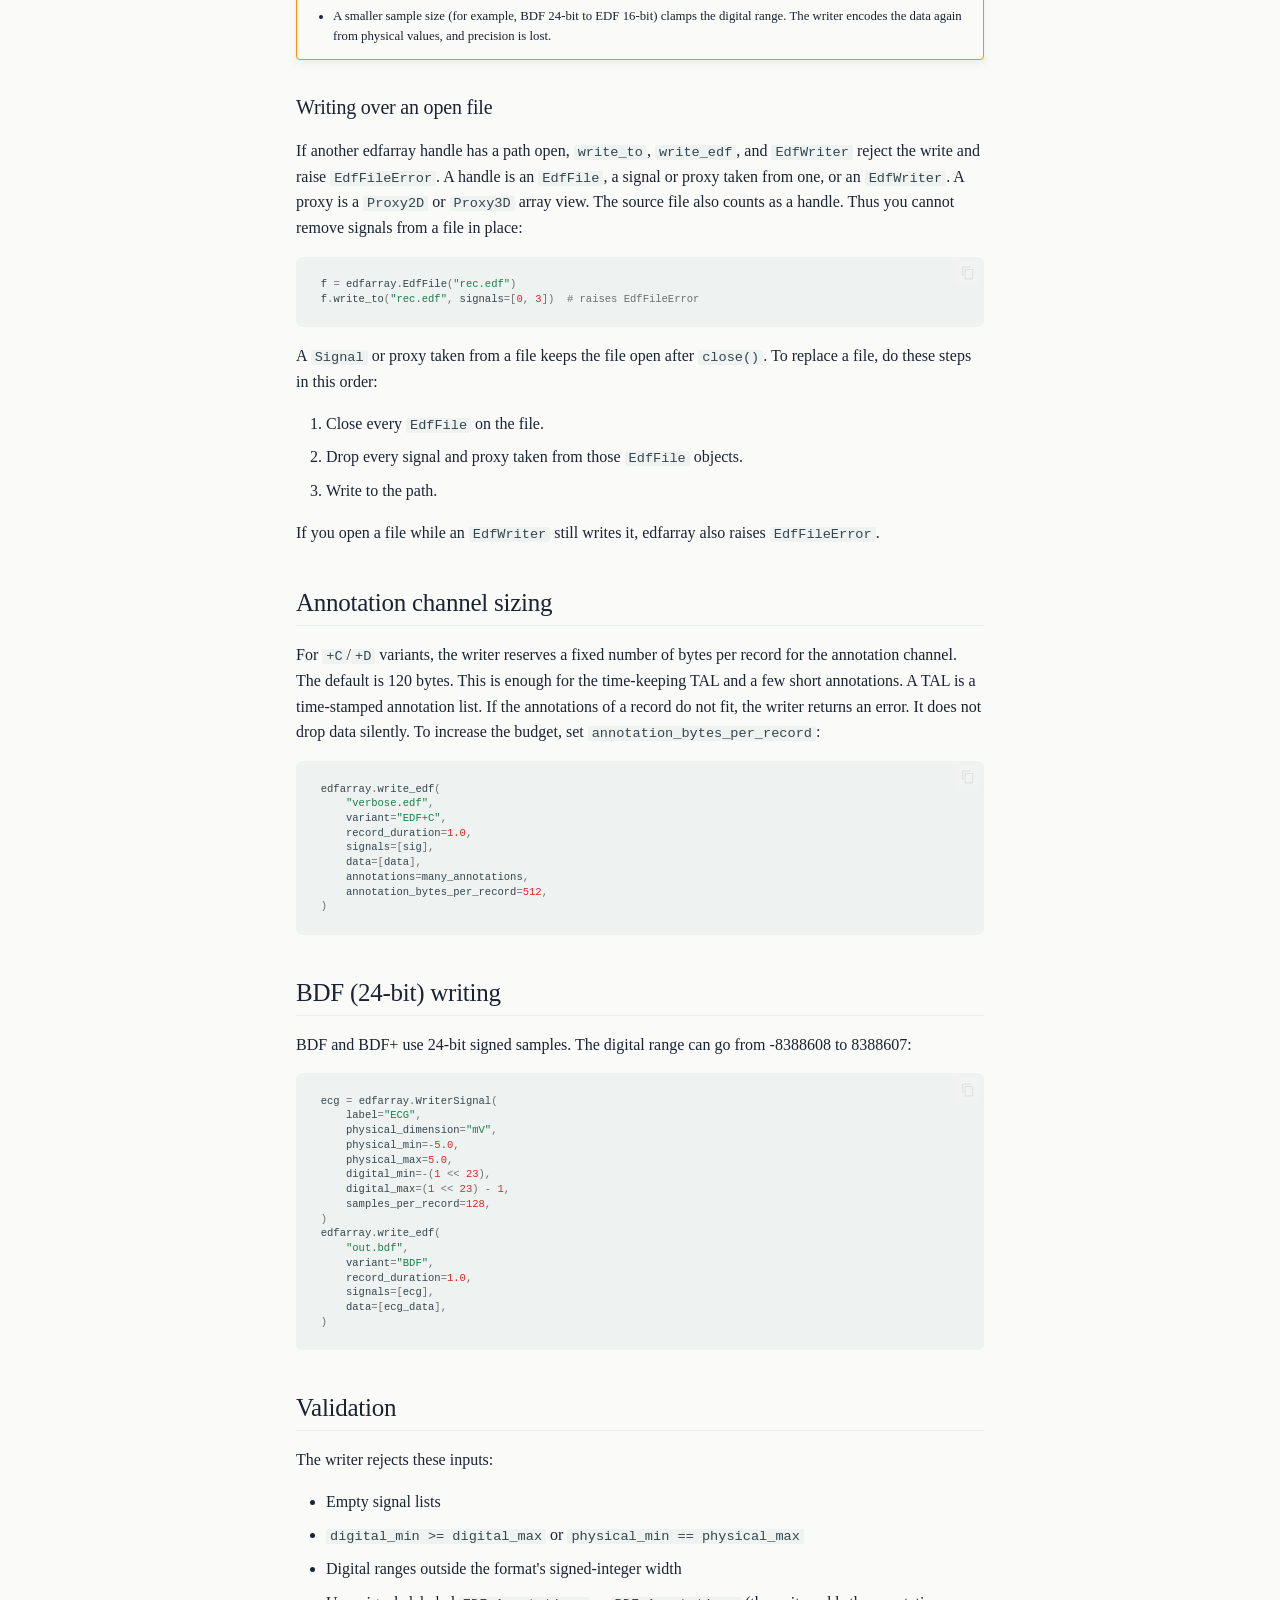
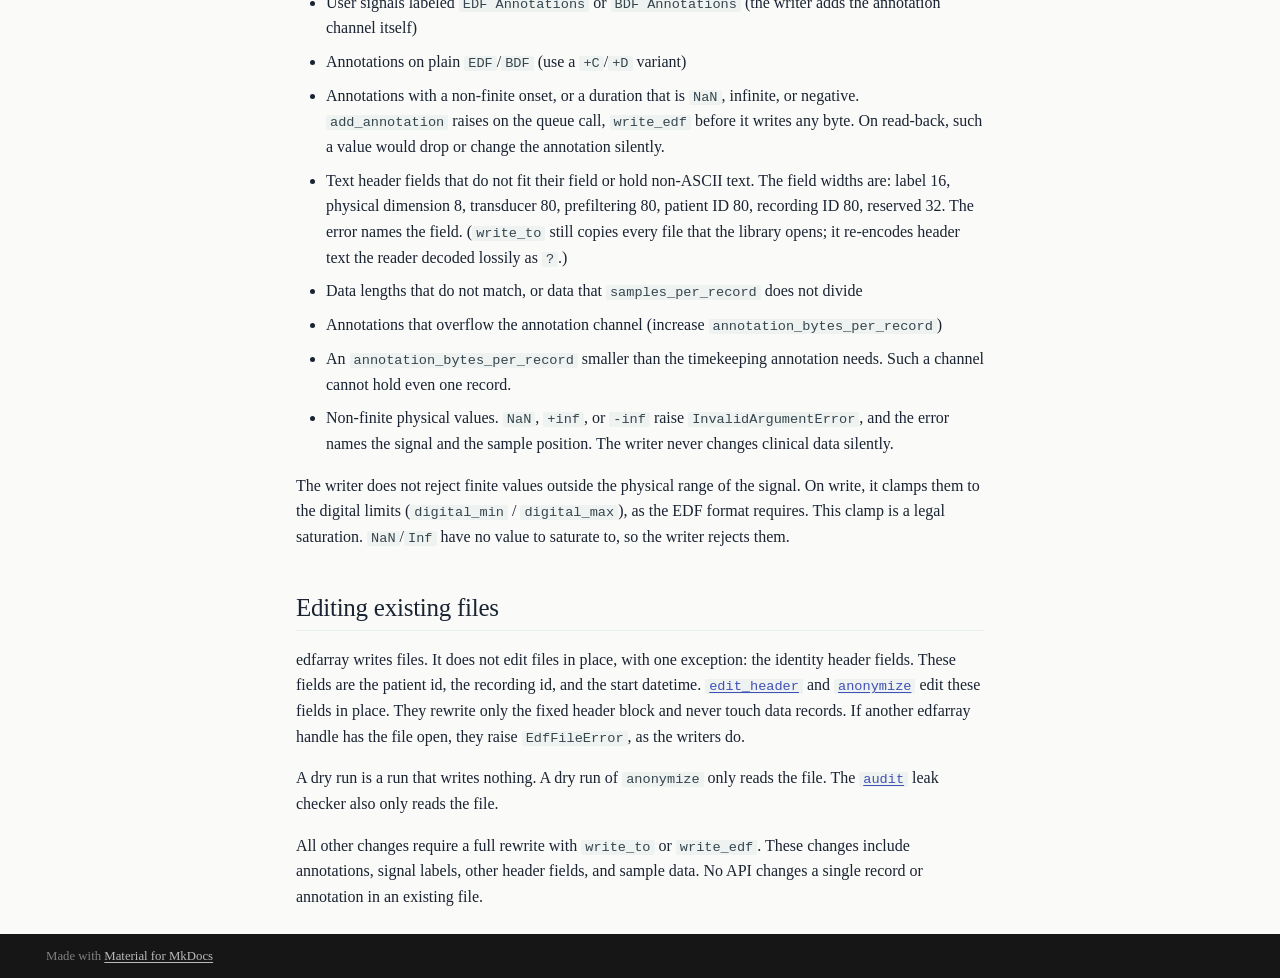
<file: guide/writing/index.html>
<!doctype html>
<html lang="en" class="no-js">
  <head>
    
      <meta charset="utf-8">
      <meta name="viewport" content="width=device-width,initial-scale=1">
      
        <meta name="description" content="An EDF/EDF+ parser written in Rust with numpy-like Python bindings">
      
      
      
      
        <link rel="prev" href="../performance/">
      
      
        <link rel="next" href="../anonymization/">
      
      
        
      
      
      <link rel="icon" href="../../assets/images/favicon.png">
      <meta name="generator" content="mkdocs-1.6.1, mkdocs-material-9.7.5">
    
    
      
        <title>Writing Files - edfarray</title>
      
    
    
      <link rel="stylesheet" href="../../assets/stylesheets/main.484c7ddc.min.css">
      
        
        <link rel="stylesheet" href="../../assets/stylesheets/palette.ab4e12ef.min.css">
      
      


    
    
      
    
    
      
    
    
      <link rel="stylesheet" href="../../stylesheets/extra.css">
    
    <script>__md_scope=new URL("../..",location),__md_hash=e=>[...e].reduce(((e,_)=>(e<<5)-e+_.charCodeAt(0)),0),__md_get=(e,_=localStorage,t=__md_scope)=>JSON.parse(_.getItem(t.pathname+"."+e)),__md_set=(e,_,t=localStorage,a=__md_scope)=>{try{t.setItem(a.pathname+"."+e,JSON.stringify(_))}catch(e){}}</script>
    
      

    
    
  </head>
  
  
    
    
    
    
    
    <body dir="ltr" data-md-color-scheme="default" data-md-color-primary="white" data-md-color-accent="teal">
  
    
    <input class="md-toggle" data-md-toggle="drawer" type="checkbox" id="__drawer" autocomplete="off">
    <input class="md-toggle" data-md-toggle="search" type="checkbox" id="__search" autocomplete="off">
    <label class="md-overlay" for="__drawer"></label>
    <div data-md-component="skip">
      
        
        <a href="#writing-edfbdf-files" class="md-skip">
          Skip to content
        </a>
      
    </div>
    <div data-md-component="announce">
      
    </div>
    
    
      

  

<header class="md-header md-header--shadow" data-md-component="header">
  <nav class="md-header__inner md-grid" aria-label="Header">
    <a href="../.." title="edfarray" class="md-header__button md-logo" aria-label="edfarray" data-md-component="logo">
      
  
  <svg xmlns="http://www.w3.org/2000/svg" viewBox="0 0 24 24"><path d="M12 8a3 3 0 0 0 3-3 3 3 0 0 0-3-3 3 3 0 0 0-3 3 3 3 0 0 0 3 3m0 3.54C9.64 9.35 6.5 8 3 8v11c3.5 0 6.64 1.35 9 3.54 2.36-2.19 5.5-3.54 9-3.54V8c-3.5 0-6.64 1.35-9 3.54"/></svg>

    </a>
    <label class="md-header__button md-icon" for="__drawer">
      
      <svg xmlns="http://www.w3.org/2000/svg" viewBox="0 0 24 24"><path d="M3 6h18v2H3zm0 5h18v2H3zm0 5h18v2H3z"/></svg>
    </label>
    <div class="md-header__title" data-md-component="header-title">
      <div class="md-header__ellipsis">
        <div class="md-header__topic">
          <span class="md-ellipsis">
            edfarray
          </span>
        </div>
        <div class="md-header__topic" data-md-component="header-topic">
          <span class="md-ellipsis">
            
              Writing Files
            
          </span>
        </div>
      </div>
    </div>
    
      
    
    
    
    
      
      
        <label class="md-header__button md-icon" for="__search">
          
          <svg xmlns="http://www.w3.org/2000/svg" viewBox="0 0 24 24"><path d="M9.5 3A6.5 6.5 0 0 1 16 9.5c0 1.61-.59 3.09-1.56 4.23l.27.27h.79l5 5-1.5 1.5-5-5v-.79l-.27-.27A6.52 6.52 0 0 1 9.5 16 6.5 6.5 0 0 1 3 9.5 6.5 6.5 0 0 1 9.5 3m0 2C7 5 5 7 5 9.5S7 14 9.5 14 14 12 14 9.5 12 5 9.5 5"/></svg>
        </label>
        <div class="md-search" data-md-component="search" role="dialog">
  <label class="md-search__overlay" for="__search"></label>
  <div class="md-search__inner" role="search">
    <form class="md-search__form" name="search">
      <input type="text" class="md-search__input" name="query" aria-label="Search" placeholder="Search" autocapitalize="off" autocorrect="off" autocomplete="off" spellcheck="false" data-md-component="search-query" required>
      <label class="md-search__icon md-icon" for="__search">
        
        <svg xmlns="http://www.w3.org/2000/svg" viewBox="0 0 24 24"><path d="M9.5 3A6.5 6.5 0 0 1 16 9.5c0 1.61-.59 3.09-1.56 4.23l.27.27h.79l5 5-1.5 1.5-5-5v-.79l-.27-.27A6.52 6.52 0 0 1 9.5 16 6.5 6.5 0 0 1 3 9.5 6.5 6.5 0 0 1 9.5 3m0 2C7 5 5 7 5 9.5S7 14 9.5 14 14 12 14 9.5 12 5 9.5 5"/></svg>
        
        <svg xmlns="http://www.w3.org/2000/svg" viewBox="0 0 24 24"><path d="M20 11v2H8l5.5 5.5-1.42 1.42L4.16 12l7.92-7.92L13.5 5.5 8 11z"/></svg>
      </label>
      <nav class="md-search__options" aria-label="Search">
        
        <button type="reset" class="md-search__icon md-icon" title="Clear" aria-label="Clear" tabindex="-1">
          
          <svg xmlns="http://www.w3.org/2000/svg" viewBox="0 0 24 24"><path d="M19 6.41 17.59 5 12 10.59 6.41 5 5 6.41 10.59 12 5 17.59 6.41 19 12 13.41 17.59 19 19 17.59 13.41 12z"/></svg>
        </button>
      </nav>
      
    </form>
    <div class="md-search__output">
      <div class="md-search__scrollwrap" tabindex="0" data-md-scrollfix>
        <div class="md-search-result" data-md-component="search-result">
          <div class="md-search-result__meta">
            Initializing search
          </div>
          <ol class="md-search-result__list" role="presentation"></ol>
        </div>
      </div>
    </div>
  </div>
</div>
      
    
    
      <div class="md-header__source">
        <a href="https://github.com/bleemesser/edfarray" title="Go to repository" class="md-source" data-md-component="source">
  <div class="md-source__icon md-icon">
    
    <svg xmlns="http://www.w3.org/2000/svg" viewBox="0 0 448 512"><!--! Font Awesome Free 7.1.0 by @fontawesome - https://fontawesome.com License - https://fontawesome.com/license/free (Icons: CC BY 4.0, Fonts: SIL OFL 1.1, Code: MIT License) Copyright 2025 Fonticons, Inc.--><path d="M439.6 236.1 244 40.5c-5.4-5.5-12.8-8.5-20.4-8.5s-15 3-20.4 8.4L162.5 81l51.5 51.5c27.1-9.1 52.7 16.8 43.4 43.7l49.7 49.7c34.2-11.8 61.2 31 35.5 56.7-26.5 26.5-70.2-2.9-56-37.3L240.3 199v121.9c25.3 12.5 22.3 41.8 9.1 55-6.4 6.4-15.2 10.1-24.3 10.1s-17.8-3.6-24.3-10.1c-17.6-17.6-11.1-46.9 11.2-56v-123c-20.8-8.5-24.6-30.7-18.6-45L142.6 101 8.5 235.1C3 240.6 0 247.9 0 255.5s3 15 8.5 20.4l195.6 195.7c5.4 5.4 12.7 8.4 20.4 8.4s15-3 20.4-8.4l194.7-194.7c5.4-5.4 8.4-12.8 8.4-20.4s-3-15-8.4-20.4"/></svg>
  </div>
  <div class="md-source__repository">
    GitHub
  </div>
</a>
      </div>
    
  </nav>
  
</header>
    
    <div class="md-container" data-md-component="container">
      
      
        
          
        
      
      <main class="md-main" data-md-component="main">
        <div class="md-main__inner md-grid">
          
            
              
              <div class="md-sidebar md-sidebar--primary" data-md-component="sidebar" data-md-type="navigation" >
                <div class="md-sidebar__scrollwrap">
                  <div class="md-sidebar__inner">
                    



<nav class="md-nav md-nav--primary" aria-label="Navigation" data-md-level="0">
  <label class="md-nav__title" for="__drawer">
    <a href="../.." title="edfarray" class="md-nav__button md-logo" aria-label="edfarray" data-md-component="logo">
      
  
  <svg xmlns="http://www.w3.org/2000/svg" viewBox="0 0 24 24"><path d="M12 8a3 3 0 0 0 3-3 3 3 0 0 0-3-3 3 3 0 0 0-3 3 3 3 0 0 0 3 3m0 3.54C9.64 9.35 6.5 8 3 8v11c3.5 0 6.64 1.35 9 3.54 2.36-2.19 5.5-3.54 9-3.54V8c-3.5 0-6.64 1.35-9 3.54"/></svg>

    </a>
    edfarray
  </label>
  
    <div class="md-nav__source">
      <a href="https://github.com/bleemesser/edfarray" title="Go to repository" class="md-source" data-md-component="source">
  <div class="md-source__icon md-icon">
    
    <svg xmlns="http://www.w3.org/2000/svg" viewBox="0 0 448 512"><!--! Font Awesome Free 7.1.0 by @fontawesome - https://fontawesome.com License - https://fontawesome.com/license/free (Icons: CC BY 4.0, Fonts: SIL OFL 1.1, Code: MIT License) Copyright 2025 Fonticons, Inc.--><path d="M439.6 236.1 244 40.5c-5.4-5.5-12.8-8.5-20.4-8.5s-15 3-20.4 8.4L162.5 81l51.5 51.5c27.1-9.1 52.7 16.8 43.4 43.7l49.7 49.7c34.2-11.8 61.2 31 35.5 56.7-26.5 26.5-70.2-2.9-56-37.3L240.3 199v121.9c25.3 12.5 22.3 41.8 9.1 55-6.4 6.4-15.2 10.1-24.3 10.1s-17.8-3.6-24.3-10.1c-17.6-17.6-11.1-46.9 11.2-56v-123c-20.8-8.5-24.6-30.7-18.6-45L142.6 101 8.5 235.1C3 240.6 0 247.9 0 255.5s3 15 8.5 20.4l195.6 195.7c5.4 5.4 12.7 8.4 20.4 8.4s15-3 20.4-8.4l194.7-194.7c5.4-5.4 8.4-12.8 8.4-20.4s-3-15-8.4-20.4"/></svg>
  </div>
  <div class="md-source__repository">
    GitHub
  </div>
</a>
    </div>
  
  <ul class="md-nav__list" data-md-scrollfix>
    
      
      
  
  
  
  
    <li class="md-nav__item">
      <a href="../.." class="md-nav__link">
        
  
  
  <span class="md-ellipsis">
    
  
    Home
  

    
  </span>
  
  

      </a>
    </li>
  

    
      
      
  
  
    
  
  
  
    
    
    
    
      
        
        
      
    
    
    <li class="md-nav__item md-nav__item--active md-nav__item--section md-nav__item--nested">
      
        
        
        <input class="md-nav__toggle md-toggle " type="checkbox" id="__nav_2" checked>
        
          
          <label class="md-nav__link" for="__nav_2" id="__nav_2_label" tabindex="">
            
  
  
  <span class="md-ellipsis">
    
  
    Guide
  

    
  </span>
  
  

            <span class="md-nav__icon md-icon"></span>
          </label>
        
        <nav class="md-nav" data-md-level="1" aria-labelledby="__nav_2_label" aria-expanded="true">
          <label class="md-nav__title" for="__nav_2">
            <span class="md-nav__icon md-icon"></span>
            
  
    Guide
  

          </label>
          <ul class="md-nav__list" data-md-scrollfix>
            
              
                
  
  
  
  
    <li class="md-nav__item">
      <a href="../getting-started/" class="md-nav__link">
        
  
  
  <span class="md-ellipsis">
    
  
    Getting Started
  

    
  </span>
  
  

      </a>
    </li>
  

              
            
              
                
  
  
  
  
    <li class="md-nav__item">
      <a href="../signals/" class="md-nav__link">
        
  
  
  <span class="md-ellipsis">
    
  
    Working with Signals
  

    
  </span>
  
  

      </a>
    </li>
  

              
            
              
                
  
  
  
  
    <li class="md-nav__item">
      <a href="../annotations/" class="md-nav__link">
        
  
  
  <span class="md-ellipsis">
    
  
    Annotations & Time
  

    
  </span>
  
  

      </a>
    </li>
  

              
            
              
                
  
  
  
  
    <li class="md-nav__item">
      <a href="../epochs/" class="md-nav__link">
        
  
  
  <span class="md-ellipsis">
    
  
    Epoch Extraction
  

    
  </span>
  
  

      </a>
    </li>
  

              
            
              
                
  
  
  
  
    <li class="md-nav__item">
      <a href="../performance/" class="md-nav__link">
        
  
  
  <span class="md-ellipsis">
    
  
    Performance
  

    
  </span>
  
  

      </a>
    </li>
  

              
            
              
                
  
  
    
  
  
  
    <li class="md-nav__item md-nav__item--active">
      
      <input class="md-nav__toggle md-toggle" type="checkbox" id="__toc">
      
      
        
      
      
        <label class="md-nav__link md-nav__link--active" for="__toc">
          
  
  
  <span class="md-ellipsis">
    
  
    Writing Files
  

    
  </span>
  
  

          <span class="md-nav__icon md-icon"></span>
        </label>
      
      <a href="./" class="md-nav__link md-nav__link--active">
        
  
  
  <span class="md-ellipsis">
    
  
    Writing Files
  

    
  </span>
  
  

      </a>
      
        

<nav class="md-nav md-nav--secondary" aria-label="Table of contents">
  
  
  
    
  
  
    <label class="md-nav__title" for="__toc">
      <span class="md-nav__icon md-icon"></span>
      Table of contents
    </label>
    <ul class="md-nav__list" data-md-component="toc" data-md-scrollfix>
      
        <li class="md-nav__item">
  <a href="#one-shot-write_edf" class="md-nav__link">
    <span class="md-ellipsis">
      
        One-shot: write_edf
      
    </span>
  </a>
  
</li>
      
        <li class="md-nav__item">
  <a href="#streaming-edfwriter" class="md-nav__link">
    <span class="md-ellipsis">
      
        Streaming: EdfWriter
      
    </span>
  </a>
  
</li>
      
        <li class="md-nav__item">
  <a href="#discontinuous-edfd-bdfd" class="md-nav__link">
    <span class="md-ellipsis">
      
        Discontinuous (EDF+D / BDF+D)
      
    </span>
  </a>
  
</li>
      
        <li class="md-nav__item">
  <a href="#round-tripping-an-existing-file" class="md-nav__link">
    <span class="md-ellipsis">
      
        Round-tripping an existing file
      
    </span>
  </a>
  
    <nav class="md-nav" aria-label="Round-tripping an existing file">
      <ul class="md-nav__list">
        
          <li class="md-nav__item">
  <a href="#copying-a-subset-of-channels" class="md-nav__link">
    <span class="md-ellipsis">
      
        Copying a subset of channels
      
    </span>
  </a>
  
</li>
        
          <li class="md-nav__item">
  <a href="#writing-over-an-open-file" class="md-nav__link">
    <span class="md-ellipsis">
      
        Writing over an open file
      
    </span>
  </a>
  
</li>
        
      </ul>
    </nav>
  
</li>
      
        <li class="md-nav__item">
  <a href="#annotation-channel-sizing" class="md-nav__link">
    <span class="md-ellipsis">
      
        Annotation channel sizing
      
    </span>
  </a>
  
</li>
      
        <li class="md-nav__item">
  <a href="#bdf-24-bit-writing" class="md-nav__link">
    <span class="md-ellipsis">
      
        BDF (24-bit) writing
      
    </span>
  </a>
  
</li>
      
        <li class="md-nav__item">
  <a href="#validation" class="md-nav__link">
    <span class="md-ellipsis">
      
        Validation
      
    </span>
  </a>
  
</li>
      
        <li class="md-nav__item">
  <a href="#editing-existing-files" class="md-nav__link">
    <span class="md-ellipsis">
      
        Editing existing files
      
    </span>
  </a>
  
</li>
      
    </ul>
  
</nav>
      
    </li>
  

              
            
              
                
  
  
  
  
    <li class="md-nav__item">
      <a href="../anonymization/" class="md-nav__link">
        
  
  
  <span class="md-ellipsis">
    
  
    Anonymization
  

    
  </span>
  
  

      </a>
    </li>
  

              
            
              
                
  
  
  
  
    <li class="md-nav__item">
      <a href="../async/" class="md-nav__link">
        
  
  
  <span class="md-ellipsis">
    
  
    Async API
  

    
  </span>
  
  

      </a>
    </li>
  

              
            
          </ul>
        </nav>
      
    </li>
  

    
      
      
  
  
  
  
    
    
    
    
      
        
        
      
    
    
    <li class="md-nav__item md-nav__item--section md-nav__item--nested">
      
        
        
          
        
        <input class="md-nav__toggle md-toggle md-toggle--indeterminate" type="checkbox" id="__nav_3" >
        
          
          <label class="md-nav__link" for="__nav_3" id="__nav_3_label" tabindex="">
            
  
  
  <span class="md-ellipsis">
    
  
    Reference
  

    
  </span>
  
  

            <span class="md-nav__icon md-icon"></span>
          </label>
        
        <nav class="md-nav" data-md-level="1" aria-labelledby="__nav_3_label" aria-expanded="false">
          <label class="md-nav__title" for="__nav_3">
            <span class="md-nav__icon md-icon"></span>
            
  
    Reference
  

          </label>
          <ul class="md-nav__list" data-md-scrollfix>
            
              
                
  
  
  
  
    <li class="md-nav__item">
      <a href="../../reference/python-api/" class="md-nav__link">
        
  
  
  <span class="md-ellipsis">
    
  
    Python API
  

    
  </span>
  
  

      </a>
    </li>
  

              
            
              
                
  
  
  
  
    <li class="md-nav__item">
      <a href="../../reference/contracts/" class="md-nav__link">
        
  
  
  <span class="md-ellipsis">
    
  
    API Contracts
  

    
  </span>
  
  

      </a>
    </li>
  

              
            
              
                
  
  
  
  
    <li class="md-nav__item">
      <a href="../../reference/rust-api/" class="md-nav__link">
        
  
  
  <span class="md-ellipsis">
    
  
    Rust Crate
  

    
  </span>
  
  

      </a>
    </li>
  

              
            
              
                
  
  
  
  
    <li class="md-nav__item">
      <a href="../../reference/edf-format/" class="md-nav__link">
        
  
  
  <span class="md-ellipsis">
    
  
    EDF Format
  

    
  </span>
  
  

      </a>
    </li>
  

              
            
          </ul>
        </nav>
      
    </li>
  

    
  </ul>
</nav>
                  </div>
                </div>
              </div>
            
            
              
              <div class="md-sidebar md-sidebar--secondary" data-md-component="sidebar" data-md-type="toc" >
                <div class="md-sidebar__scrollwrap">
                  <div class="md-sidebar__inner">
                    

<nav class="md-nav md-nav--secondary" aria-label="Table of contents">
  
  
  
    
  
  
    <label class="md-nav__title" for="__toc">
      <span class="md-nav__icon md-icon"></span>
      Table of contents
    </label>
    <ul class="md-nav__list" data-md-component="toc" data-md-scrollfix>
      
        <li class="md-nav__item">
  <a href="#one-shot-write_edf" class="md-nav__link">
    <span class="md-ellipsis">
      
        One-shot: write_edf
      
    </span>
  </a>
  
</li>
      
        <li class="md-nav__item">
  <a href="#streaming-edfwriter" class="md-nav__link">
    <span class="md-ellipsis">
      
        Streaming: EdfWriter
      
    </span>
  </a>
  
</li>
      
        <li class="md-nav__item">
  <a href="#discontinuous-edfd-bdfd" class="md-nav__link">
    <span class="md-ellipsis">
      
        Discontinuous (EDF+D / BDF+D)
      
    </span>
  </a>
  
</li>
      
        <li class="md-nav__item">
  <a href="#round-tripping-an-existing-file" class="md-nav__link">
    <span class="md-ellipsis">
      
        Round-tripping an existing file
      
    </span>
  </a>
  
    <nav class="md-nav" aria-label="Round-tripping an existing file">
      <ul class="md-nav__list">
        
          <li class="md-nav__item">
  <a href="#copying-a-subset-of-channels" class="md-nav__link">
    <span class="md-ellipsis">
      
        Copying a subset of channels
      
    </span>
  </a>
  
</li>
        
          <li class="md-nav__item">
  <a href="#writing-over-an-open-file" class="md-nav__link">
    <span class="md-ellipsis">
      
        Writing over an open file
      
    </span>
  </a>
  
</li>
        
      </ul>
    </nav>
  
</li>
      
        <li class="md-nav__item">
  <a href="#annotation-channel-sizing" class="md-nav__link">
    <span class="md-ellipsis">
      
        Annotation channel sizing
      
    </span>
  </a>
  
</li>
      
        <li class="md-nav__item">
  <a href="#bdf-24-bit-writing" class="md-nav__link">
    <span class="md-ellipsis">
      
        BDF (24-bit) writing
      
    </span>
  </a>
  
</li>
      
        <li class="md-nav__item">
  <a href="#validation" class="md-nav__link">
    <span class="md-ellipsis">
      
        Validation
      
    </span>
  </a>
  
</li>
      
        <li class="md-nav__item">
  <a href="#editing-existing-files" class="md-nav__link">
    <span class="md-ellipsis">
      
        Editing existing files
      
    </span>
  </a>
  
</li>
      
    </ul>
  
</nav>
                  </div>
                </div>
              </div>
            
          
          
            <div class="md-content" data-md-component="content">
              
              <article class="md-content__inner md-typeset">
                
                  


  
  


<h1 id="writing-edfbdf-files">Writing EDF/BDF files<a class="headerlink" href="#writing-edfbdf-files" title="Permanent link">&para;</a></h1>
<p><code>edfarray</code> can write EDF, EDF+C, EDF+D, BDF, BDF+C, and BDF+D files. A record is
a block of samples with a fixed duration. A <code>+D</code> file can hold time gaps between
records. Use the <code>record_onsets</code> argument to place them. Two functions cover the
common cases:</p>
<ul>
<li><code>edfarray.write_edf(...)</code>: Writes the file in one call. Pass all signal data and
  annotations at the same time. Use it to transcode existing files or to save data
  that is in memory.</li>
<li><code>edfarray.EdfWriter(...)</code>: Writes the file as a stream. Open a file, write records
  when they arrive, and queue annotations between records. Then call <code>finish()</code>, or
  use a <code>with</code> block. Use it for live recording or for files too large to keep in
  memory.</li>
</ul>
<p>For <code>+C</code>/<code>+D</code> variants, the writer creates the annotation channel automatically. Do not
include it in your signal list. The channel carries the label <code>EDF Annotations</code> for EDF+
variants and <code>BDF Annotations</code> for BDF+ variants, as the two specifications require.</p>
<h2 id="one-shot-write_edf">One-shot: <code>write_edf</code><a class="headerlink" href="#one-shot-write_edf" title="Permanent link">&para;</a></h2>
<div class="highlight"><pre><span></span><code><a id="__codelineno-0-1" name="__codelineno-0-1" href="#__codelineno-0-1"></a><span class="kn">import</span><span class="w"> </span><span class="nn">datetime</span>
<a id="__codelineno-0-2" name="__codelineno-0-2" href="#__codelineno-0-2"></a><span class="kn">import</span><span class="w"> </span><span class="nn">numpy</span><span class="w"> </span><span class="k">as</span><span class="w"> </span><span class="nn">np</span>
<a id="__codelineno-0-3" name="__codelineno-0-3" href="#__codelineno-0-3"></a><span class="kn">import</span><span class="w"> </span><span class="nn">edfarray</span>
<a id="__codelineno-0-4" name="__codelineno-0-4" href="#__codelineno-0-4"></a>
<a id="__codelineno-0-5" name="__codelineno-0-5" href="#__codelineno-0-5"></a><span class="n">sig</span> <span class="o">=</span> <span class="n">edfarray</span><span class="o">.</span><span class="n">WriterSignal</span><span class="p">(</span>
<a id="__codelineno-0-6" name="__codelineno-0-6" href="#__codelineno-0-6"></a>    <span class="n">label</span><span class="o">=</span><span class="s2">&quot;EEG Fpz&quot;</span><span class="p">,</span>
<a id="__codelineno-0-7" name="__codelineno-0-7" href="#__codelineno-0-7"></a>    <span class="n">physical_dimension</span><span class="o">=</span><span class="s2">&quot;uV&quot;</span><span class="p">,</span>
<a id="__codelineno-0-8" name="__codelineno-0-8" href="#__codelineno-0-8"></a>    <span class="n">physical_min</span><span class="o">=-</span><span class="mf">3200.0</span><span class="p">,</span>
<a id="__codelineno-0-9" name="__codelineno-0-9" href="#__codelineno-0-9"></a>    <span class="n">physical_max</span><span class="o">=</span><span class="mf">3200.0</span><span class="p">,</span>
<a id="__codelineno-0-10" name="__codelineno-0-10" href="#__codelineno-0-10"></a>    <span class="n">digital_min</span><span class="o">=-</span><span class="mi">32768</span><span class="p">,</span>
<a id="__codelineno-0-11" name="__codelineno-0-11" href="#__codelineno-0-11"></a>    <span class="n">digital_max</span><span class="o">=</span><span class="mi">32767</span><span class="p">,</span>
<a id="__codelineno-0-12" name="__codelineno-0-12" href="#__codelineno-0-12"></a>    <span class="n">samples_per_record</span><span class="o">=</span><span class="mi">256</span><span class="p">,</span>
<a id="__codelineno-0-13" name="__codelineno-0-13" href="#__codelineno-0-13"></a><span class="p">)</span>
<a id="__codelineno-0-14" name="__codelineno-0-14" href="#__codelineno-0-14"></a>
<a id="__codelineno-0-15" name="__codelineno-0-15" href="#__codelineno-0-15"></a><span class="c1"># 4 records of 256 samples each</span>
<a id="__codelineno-0-16" name="__codelineno-0-16" href="#__codelineno-0-16"></a><span class="n">data</span> <span class="o">=</span> <span class="n">np</span><span class="o">.</span><span class="n">linspace</span><span class="p">(</span><span class="o">-</span><span class="mf">100.0</span><span class="p">,</span> <span class="mf">100.0</span><span class="p">,</span> <span class="mi">256</span> <span class="o">*</span> <span class="mi">4</span><span class="p">,</span> <span class="n">dtype</span><span class="o">=</span><span class="n">np</span><span class="o">.</span><span class="n">float64</span><span class="p">)</span>
<a id="__codelineno-0-17" name="__codelineno-0-17" href="#__codelineno-0-17"></a>
<a id="__codelineno-0-18" name="__codelineno-0-18" href="#__codelineno-0-18"></a><span class="n">edfarray</span><span class="o">.</span><span class="n">write_edf</span><span class="p">(</span>
<a id="__codelineno-0-19" name="__codelineno-0-19" href="#__codelineno-0-19"></a>    <span class="s2">&quot;out.edf&quot;</span><span class="p">,</span>
<a id="__codelineno-0-20" name="__codelineno-0-20" href="#__codelineno-0-20"></a>    <span class="n">variant</span><span class="o">=</span><span class="s2">&quot;EDF+C&quot;</span><span class="p">,</span>
<a id="__codelineno-0-21" name="__codelineno-0-21" href="#__codelineno-0-21"></a>    <span class="n">record_duration</span><span class="o">=</span><span class="mf">1.0</span><span class="p">,</span>
<a id="__codelineno-0-22" name="__codelineno-0-22" href="#__codelineno-0-22"></a>    <span class="n">signals</span><span class="o">=</span><span class="p">[</span><span class="n">sig</span><span class="p">],</span>
<a id="__codelineno-0-23" name="__codelineno-0-23" href="#__codelineno-0-23"></a>    <span class="n">data</span><span class="o">=</span><span class="p">[</span><span class="n">data</span><span class="p">],</span>
<a id="__codelineno-0-24" name="__codelineno-0-24" href="#__codelineno-0-24"></a>    <span class="n">annotations</span><span class="o">=</span><span class="p">[</span>
<a id="__codelineno-0-25" name="__codelineno-0-25" href="#__codelineno-0-25"></a>        <span class="n">edfarray</span><span class="o">.</span><span class="n">Annotation</span><span class="p">(</span><span class="n">onset</span><span class="o">=</span><span class="mf">0.5</span><span class="p">,</span> <span class="n">text</span><span class="o">=</span><span class="s2">&quot;start&quot;</span><span class="p">),</span>
<a id="__codelineno-0-26" name="__codelineno-0-26" href="#__codelineno-0-26"></a>        <span class="n">edfarray</span><span class="o">.</span><span class="n">Annotation</span><span class="p">(</span><span class="n">onset</span><span class="o">=</span><span class="mf">2.0</span><span class="p">,</span> <span class="n">text</span><span class="o">=</span><span class="s2">&quot;event&quot;</span><span class="p">,</span> <span class="n">duration</span><span class="o">=</span><span class="mf">1.0</span><span class="p">),</span>
<a id="__codelineno-0-27" name="__codelineno-0-27" href="#__codelineno-0-27"></a>    <span class="p">],</span>
<a id="__codelineno-0-28" name="__codelineno-0-28" href="#__codelineno-0-28"></a>    <span class="n">start_datetime</span><span class="o">=</span><span class="n">datetime</span><span class="o">.</span><span class="n">datetime</span><span class="p">(</span><span class="mi">2026</span><span class="p">,</span> <span class="mi">5</span><span class="p">,</span> <span class="mi">9</span><span class="p">,</span> <span class="mi">12</span><span class="p">,</span> <span class="mi">0</span><span class="p">,</span> <span class="mi">0</span><span class="p">),</span>
<a id="__codelineno-0-29" name="__codelineno-0-29" href="#__codelineno-0-29"></a><span class="p">)</span>
</code></pre></div>
<p><code>data[i]</code> must have length <code>num_records * signals[i].samples_per_record</code>, with
the same <code>num_records</code> for all signals. The writer puts each annotation in the
record whose time window contains the onset of the annotation.</p>
<h2 id="streaming-edfwriter">Streaming: <code>EdfWriter</code><a class="headerlink" href="#streaming-edfwriter" title="Permanent link">&para;</a></h2>
<div class="highlight"><pre><span></span><code><a id="__codelineno-1-1" name="__codelineno-1-1" href="#__codelineno-1-1"></a><span class="k">with</span> <span class="n">edfarray</span><span class="o">.</span><span class="n">EdfWriter</span><span class="p">(</span>
<a id="__codelineno-1-2" name="__codelineno-1-2" href="#__codelineno-1-2"></a>    <span class="s2">&quot;live.edf&quot;</span><span class="p">,</span>
<a id="__codelineno-1-3" name="__codelineno-1-3" href="#__codelineno-1-3"></a>    <span class="n">variant</span><span class="o">=</span><span class="s2">&quot;EDF+C&quot;</span><span class="p">,</span>
<a id="__codelineno-1-4" name="__codelineno-1-4" href="#__codelineno-1-4"></a>    <span class="n">record_duration</span><span class="o">=</span><span class="mf">1.0</span><span class="p">,</span>
<a id="__codelineno-1-5" name="__codelineno-1-5" href="#__codelineno-1-5"></a>    <span class="n">signals</span><span class="o">=</span><span class="p">[</span><span class="n">sig</span><span class="p">],</span>
<a id="__codelineno-1-6" name="__codelineno-1-6" href="#__codelineno-1-6"></a><span class="p">)</span> <span class="k">as</span> <span class="n">w</span><span class="p">:</span>
<a id="__codelineno-1-7" name="__codelineno-1-7" href="#__codelineno-1-7"></a>    <span class="k">for</span> <span class="n">record</span> <span class="ow">in</span> <span class="n">produce_records</span><span class="p">():</span>           <span class="c1"># your data source</span>
<a id="__codelineno-1-8" name="__codelineno-1-8" href="#__codelineno-1-8"></a>        <span class="n">w</span><span class="o">.</span><span class="n">write_record</span><span class="p">([</span><span class="n">record</span><span class="p">])</span>               <span class="c1"># one ndarray per signal</span>
<a id="__codelineno-1-9" name="__codelineno-1-9" href="#__codelineno-1-9"></a>        <span class="k">if</span> <span class="n">had_event_in_window</span><span class="p">:</span>
<a id="__codelineno-1-10" name="__codelineno-1-10" href="#__codelineno-1-10"></a>            <span class="n">w</span><span class="o">.</span><span class="n">add_annotation</span><span class="p">(</span>
<a id="__codelineno-1-11" name="__codelineno-1-11" href="#__codelineno-1-11"></a>                <span class="n">edfarray</span><span class="o">.</span><span class="n">Annotation</span><span class="p">(</span><span class="n">onset</span><span class="o">=</span><span class="n">now</span><span class="p">,</span> <span class="n">text</span><span class="o">=</span><span class="s2">&quot;event&quot;</span><span class="p">)</span>
<a id="__codelineno-1-12" name="__codelineno-1-12" href="#__codelineno-1-12"></a>            <span class="p">)</span>
</code></pre></div>
<p>The writer first writes the header with <code>num_records = -1</code>. <code>finish()</code> updates
the header later. <code>__exit__</code> calls <code>finish()</code> automatically. <code>add_annotation</code>
puts an annotation in a queue, and the next <code>write_record</code> call writes it. To
put specific annotations in a specific record, pass them as the second argument
of <code>write_record</code>:</p>
<div class="highlight"><pre><span></span><code><a id="__codelineno-2-1" name="__codelineno-2-1" href="#__codelineno-2-1"></a><span class="n">w</span><span class="o">.</span><span class="n">write_record</span><span class="p">([</span><span class="n">record</span><span class="p">],</span> <span class="p">[</span><span class="n">edfarray</span><span class="o">.</span><span class="n">Annotation</span><span class="p">(</span><span class="n">onset</span><span class="o">=</span><span class="n">t</span><span class="p">,</span> <span class="n">text</span><span class="o">=</span><span class="s2">&quot;cue&quot;</span><span class="p">)])</span>
</code></pre></div>
<h2 id="discontinuous-edfd-bdfd">Discontinuous (EDF+D / BDF+D)<a class="headerlink" href="#discontinuous-edfd-bdfd" title="Permanent link">&para;</a></h2>
<p>The <code>+D</code> variants keep the time-keeping onset of each record. A gap is a span of
time between two records. To write a gapped file, pass <code>record_onsets</code> to
<code>write_edf</code> or <code>EdfWriter</code>. It is a sequence of one float per record, in seconds
from the recording start. The values must be finite, non-negative, and
non-decreasing:</p>
<div class="highlight"><pre><span></span><code><a id="__codelineno-3-1" name="__codelineno-3-1" href="#__codelineno-3-1"></a><span class="c1"># Records start at 0 s, 1 s, and 3 s. The file has a 1-second gap.</span>
<a id="__codelineno-3-2" name="__codelineno-3-2" href="#__codelineno-3-2"></a><span class="n">record_onsets</span> <span class="o">=</span> <span class="p">[</span><span class="mf">0.0</span><span class="p">,</span> <span class="mf">1.0</span><span class="p">,</span> <span class="mf">3.0</span><span class="p">]</span>
<a id="__codelineno-3-3" name="__codelineno-3-3" href="#__codelineno-3-3"></a>
<a id="__codelineno-3-4" name="__codelineno-3-4" href="#__codelineno-3-4"></a><span class="n">edfarray</span><span class="o">.</span><span class="n">write_edf</span><span class="p">(</span>
<a id="__codelineno-3-5" name="__codelineno-3-5" href="#__codelineno-3-5"></a>    <span class="s2">&quot;gapped.edfd&quot;</span><span class="p">,</span>
<a id="__codelineno-3-6" name="__codelineno-3-6" href="#__codelineno-3-6"></a>    <span class="n">variant</span><span class="o">=</span><span class="s2">&quot;EDF+D&quot;</span><span class="p">,</span>
<a id="__codelineno-3-7" name="__codelineno-3-7" href="#__codelineno-3-7"></a>    <span class="n">record_duration</span><span class="o">=</span><span class="mf">1.0</span><span class="p">,</span>
<a id="__codelineno-3-8" name="__codelineno-3-8" href="#__codelineno-3-8"></a>    <span class="n">signals</span><span class="o">=</span><span class="p">[</span><span class="n">sig</span><span class="p">],</span>
<a id="__codelineno-3-9" name="__codelineno-3-9" href="#__codelineno-3-9"></a>    <span class="n">data</span><span class="o">=</span><span class="p">[</span><span class="n">data</span><span class="p">],</span>
<a id="__codelineno-3-10" name="__codelineno-3-10" href="#__codelineno-3-10"></a>    <span class="n">record_onsets</span><span class="o">=</span><span class="n">record_onsets</span><span class="p">,</span>
<a id="__codelineno-3-11" name="__codelineno-3-11" href="#__codelineno-3-11"></a><span class="p">)</span>
</code></pre></div>
<p>The <code>EdfWriter</code> constructor takes the same argument. Pass one onset per record,
in order. <code>write_record</code> fails when a record has no onset in the table. <code>finish()</code>
fails when the table holds more entries than you wrote records.</p>
<p>Without <code>record_onsets</code>, every variant, including <code>+D</code>, gets uniform
<code>record_idx * record_duration</code> timing. A <code>+D</code> file written that way has no gaps.
edfarray rejects <code>record_onsets</code> on any variant that is not <code>+D</code>.</p>
<h2 id="round-tripping-an-existing-file">Round-tripping an existing file<a class="headerlink" href="#round-tripping-an-existing-file" title="Permanent link">&para;</a></h2>
<p><code>EdfFile.write_to(path)</code> writes the signals and annotations of the current file
to a new path. You can use it to transcode a file (copy it to another variant):</p>
<div class="highlight"><pre><span></span><code><a id="__codelineno-4-1" name="__codelineno-4-1" href="#__codelineno-4-1"></a><span class="n">f</span> <span class="o">=</span> <span class="n">edfarray</span><span class="o">.</span><span class="n">EdfFile</span><span class="p">(</span><span class="s2">&quot;input.edfd&quot;</span><span class="p">)</span>
<a id="__codelineno-4-2" name="__codelineno-4-2" href="#__codelineno-4-2"></a><span class="n">f</span><span class="o">.</span><span class="n">write_to</span><span class="p">(</span><span class="s2">&quot;output.edf&quot;</span><span class="p">,</span> <span class="n">variant</span><span class="o">=</span><span class="s2">&quot;EDF+C&quot;</span><span class="p">)</span>  <span class="c1"># collapse a discontinuous file</span>
</code></pre></div>
<p><code>write_to</code> copies only the ordinary signals. An ordinary signal is a signal that
is not the annotation channel. <code>write_to</code> builds the annotation channel again from
the parsed annotations, and sizes it to hold the largest re-encoded record, so
every file that the library opens can be copied. It does not copy the channel byte
for byte. If you omit <code>variant</code>, the new file keeps the source variant.</p>
<h3 id="copying-a-subset-of-channels">Copying a subset of channels<a class="headerlink" href="#copying-a-subset-of-channels" title="Permanent link">&para;</a></h3>
<p>Pass <code>signals</code> to write only the selected signals. The value can be a
<code>SignalGroup</code>, a signal index, a label, or a sequence that mixes indices and
labels. The new file contains the signals in the given order. <code>write_to</code> always
copies all annotations:</p>
<div class="highlight"><pre><span></span><code><a id="__codelineno-5-1" name="__codelineno-5-1" href="#__codelineno-5-1"></a><span class="n">f</span><span class="o">.</span><span class="n">write_to</span><span class="p">(</span><span class="s2">&quot;eeg_only.edf&quot;</span><span class="p">,</span> <span class="n">signals</span><span class="o">=</span><span class="p">[</span><span class="mi">0</span><span class="p">,</span> <span class="mi">3</span><span class="p">])</span>           <span class="c1"># two channels, in order</span>
<a id="__codelineno-5-2" name="__codelineno-5-2" href="#__codelineno-5-2"></a><span class="n">f</span><span class="o">.</span><span class="n">write_to</span><span class="p">(</span><span class="s2">&quot;eeg_only.edf&quot;</span><span class="p">,</span> <span class="n">signals</span><span class="o">=</span><span class="p">[</span><span class="s2">&quot;EEG Fp1&quot;</span><span class="p">,</span> <span class="mi">3</span><span class="p">])</span>   <span class="c1"># indices and labels mix</span>
<a id="__codelineno-5-3" name="__codelineno-5-3" href="#__codelineno-5-3"></a><span class="n">f</span><span class="o">.</span><span class="n">write_to</span><span class="p">(</span><span class="s2">&quot;eeg_only.edf&quot;</span><span class="p">,</span> <span class="n">signals</span><span class="o">=</span><span class="n">f</span><span class="o">.</span><span class="n">signal_group</span><span class="p">([</span><span class="mi">0</span><span class="p">,</span> <span class="mi">3</span><span class="p">]))</span>
</code></pre></div>
<p>You cannot select the annotation channel. <code>write_to</code> always builds it again.
<code>write_to</code> rejects sets and dicts because they have no fixed order. It also
rejects an empty selection, a duplicated signal, or an out-of-range index. It
rejects these values before it writes any data.</p>
<div class="admonition warning">
<p class="admonition-title">Transcoding caveats</p>
<p>Transcoding writes the records with no gaps between them, except from EDF+D
to EDF+D. An EDF+D gap is a time gap between two records. Thus transcoding
changes more than the variant tag in the header:</p>
<ul>
<li>EDF+D to EDF+D keeps the source record onsets, so the gaps stay in the copy.
  EDF+D to any non-<code>+D</code> variant puts the records end to end, and the gaps
  disappear. Each annotation keeps its offset into its record, so it stays
  with the same samples. An annotation inside a gap moves to the start of the
  record after the gap.</li>
<li>Any <code>+</code> variant to a plain (non-<code>+</code>) variant drops all annotations. Plain
  EDF/BDF has no annotation channel.</li>
<li>A smaller sample size (for example, BDF 24-bit to EDF 16-bit) clamps the
  digital range. The writer encodes the data again from physical values, and
  precision is lost.</li>
</ul>
</div>
<h3 id="writing-over-an-open-file">Writing over an open file<a class="headerlink" href="#writing-over-an-open-file" title="Permanent link">&para;</a></h3>
<p>If another edfarray handle has a path open, <code>write_to</code>, <code>write_edf</code>, and
<code>EdfWriter</code> reject the write and raise <code>EdfFileError</code>. A handle is an <code>EdfFile</code>,
a signal or proxy taken from one, or an <code>EdfWriter</code>. A proxy is a <code>Proxy2D</code> or
<code>Proxy3D</code> array view. The source file also counts as a handle. Thus you cannot
remove signals from a file in place:</p>
<div class="highlight"><pre><span></span><code><a id="__codelineno-6-1" name="__codelineno-6-1" href="#__codelineno-6-1"></a><span class="n">f</span> <span class="o">=</span> <span class="n">edfarray</span><span class="o">.</span><span class="n">EdfFile</span><span class="p">(</span><span class="s2">&quot;rec.edf&quot;</span><span class="p">)</span>
<a id="__codelineno-6-2" name="__codelineno-6-2" href="#__codelineno-6-2"></a><span class="n">f</span><span class="o">.</span><span class="n">write_to</span><span class="p">(</span><span class="s2">&quot;rec.edf&quot;</span><span class="p">,</span> <span class="n">signals</span><span class="o">=</span><span class="p">[</span><span class="mi">0</span><span class="p">,</span> <span class="mi">3</span><span class="p">])</span>  <span class="c1"># raises EdfFileError</span>
</code></pre></div>
<p>A <code>Signal</code> or proxy taken from a file keeps the file open after <code>close()</code>. To
replace a file, do these steps in this order:</p>
<ol>
<li>Close every <code>EdfFile</code> on the file.</li>
<li>Drop every signal and proxy taken from those <code>EdfFile</code> objects.</li>
<li>Write to the path.</li>
</ol>
<p>If you open a file while an <code>EdfWriter</code> still writes it, edfarray also raises
<code>EdfFileError</code>.</p>
<h2 id="annotation-channel-sizing">Annotation channel sizing<a class="headerlink" href="#annotation-channel-sizing" title="Permanent link">&para;</a></h2>
<p>For <code>+C</code>/<code>+D</code> variants, the writer reserves a fixed number of bytes per record for the annotation channel. The default is 120 bytes. This is enough for the time-keeping TAL and a few short annotations. A TAL is a time-stamped annotation list. If the annotations of a record do not fit, the writer returns an error. It does not drop data silently. To increase the budget, set <code>annotation_bytes_per_record</code>:</p>
<div class="highlight"><pre><span></span><code><a id="__codelineno-7-1" name="__codelineno-7-1" href="#__codelineno-7-1"></a><span class="n">edfarray</span><span class="o">.</span><span class="n">write_edf</span><span class="p">(</span>
<a id="__codelineno-7-2" name="__codelineno-7-2" href="#__codelineno-7-2"></a>    <span class="s2">&quot;verbose.edf&quot;</span><span class="p">,</span>
<a id="__codelineno-7-3" name="__codelineno-7-3" href="#__codelineno-7-3"></a>    <span class="n">variant</span><span class="o">=</span><span class="s2">&quot;EDF+C&quot;</span><span class="p">,</span>
<a id="__codelineno-7-4" name="__codelineno-7-4" href="#__codelineno-7-4"></a>    <span class="n">record_duration</span><span class="o">=</span><span class="mf">1.0</span><span class="p">,</span>
<a id="__codelineno-7-5" name="__codelineno-7-5" href="#__codelineno-7-5"></a>    <span class="n">signals</span><span class="o">=</span><span class="p">[</span><span class="n">sig</span><span class="p">],</span>
<a id="__codelineno-7-6" name="__codelineno-7-6" href="#__codelineno-7-6"></a>    <span class="n">data</span><span class="o">=</span><span class="p">[</span><span class="n">data</span><span class="p">],</span>
<a id="__codelineno-7-7" name="__codelineno-7-7" href="#__codelineno-7-7"></a>    <span class="n">annotations</span><span class="o">=</span><span class="n">many_annotations</span><span class="p">,</span>
<a id="__codelineno-7-8" name="__codelineno-7-8" href="#__codelineno-7-8"></a>    <span class="n">annotation_bytes_per_record</span><span class="o">=</span><span class="mi">512</span><span class="p">,</span>
<a id="__codelineno-7-9" name="__codelineno-7-9" href="#__codelineno-7-9"></a><span class="p">)</span>
</code></pre></div>
<h2 id="bdf-24-bit-writing">BDF (24-bit) writing<a class="headerlink" href="#bdf-24-bit-writing" title="Permanent link">&para;</a></h2>
<p>BDF and BDF+ use 24-bit signed samples. The digital range can go from -8388608 to 8388607:</p>
<div class="highlight"><pre><span></span><code><a id="__codelineno-8-1" name="__codelineno-8-1" href="#__codelineno-8-1"></a><span class="n">ecg</span> <span class="o">=</span> <span class="n">edfarray</span><span class="o">.</span><span class="n">WriterSignal</span><span class="p">(</span>
<a id="__codelineno-8-2" name="__codelineno-8-2" href="#__codelineno-8-2"></a>    <span class="n">label</span><span class="o">=</span><span class="s2">&quot;ECG&quot;</span><span class="p">,</span>
<a id="__codelineno-8-3" name="__codelineno-8-3" href="#__codelineno-8-3"></a>    <span class="n">physical_dimension</span><span class="o">=</span><span class="s2">&quot;mV&quot;</span><span class="p">,</span>
<a id="__codelineno-8-4" name="__codelineno-8-4" href="#__codelineno-8-4"></a>    <span class="n">physical_min</span><span class="o">=-</span><span class="mf">5.0</span><span class="p">,</span>
<a id="__codelineno-8-5" name="__codelineno-8-5" href="#__codelineno-8-5"></a>    <span class="n">physical_max</span><span class="o">=</span><span class="mf">5.0</span><span class="p">,</span>
<a id="__codelineno-8-6" name="__codelineno-8-6" href="#__codelineno-8-6"></a>    <span class="n">digital_min</span><span class="o">=-</span><span class="p">(</span><span class="mi">1</span> <span class="o">&lt;&lt;</span> <span class="mi">23</span><span class="p">),</span>
<a id="__codelineno-8-7" name="__codelineno-8-7" href="#__codelineno-8-7"></a>    <span class="n">digital_max</span><span class="o">=</span><span class="p">(</span><span class="mi">1</span> <span class="o">&lt;&lt;</span> <span class="mi">23</span><span class="p">)</span> <span class="o">-</span> <span class="mi">1</span><span class="p">,</span>
<a id="__codelineno-8-8" name="__codelineno-8-8" href="#__codelineno-8-8"></a>    <span class="n">samples_per_record</span><span class="o">=</span><span class="mi">128</span><span class="p">,</span>
<a id="__codelineno-8-9" name="__codelineno-8-9" href="#__codelineno-8-9"></a><span class="p">)</span>
<a id="__codelineno-8-10" name="__codelineno-8-10" href="#__codelineno-8-10"></a><span class="n">edfarray</span><span class="o">.</span><span class="n">write_edf</span><span class="p">(</span>
<a id="__codelineno-8-11" name="__codelineno-8-11" href="#__codelineno-8-11"></a>    <span class="s2">&quot;out.bdf&quot;</span><span class="p">,</span>
<a id="__codelineno-8-12" name="__codelineno-8-12" href="#__codelineno-8-12"></a>    <span class="n">variant</span><span class="o">=</span><span class="s2">&quot;BDF&quot;</span><span class="p">,</span>
<a id="__codelineno-8-13" name="__codelineno-8-13" href="#__codelineno-8-13"></a>    <span class="n">record_duration</span><span class="o">=</span><span class="mf">1.0</span><span class="p">,</span>
<a id="__codelineno-8-14" name="__codelineno-8-14" href="#__codelineno-8-14"></a>    <span class="n">signals</span><span class="o">=</span><span class="p">[</span><span class="n">ecg</span><span class="p">],</span>
<a id="__codelineno-8-15" name="__codelineno-8-15" href="#__codelineno-8-15"></a>    <span class="n">data</span><span class="o">=</span><span class="p">[</span><span class="n">ecg_data</span><span class="p">],</span>
<a id="__codelineno-8-16" name="__codelineno-8-16" href="#__codelineno-8-16"></a><span class="p">)</span>
</code></pre></div>
<h2 id="validation">Validation<a class="headerlink" href="#validation" title="Permanent link">&para;</a></h2>
<p>The writer rejects these inputs:</p>
<ul>
<li>Empty signal lists</li>
<li><code>digital_min &gt;= digital_max</code> or <code>physical_min == physical_max</code></li>
<li>Digital ranges outside the format's signed-integer width</li>
<li>User signals labeled <code>EDF Annotations</code> or <code>BDF Annotations</code> (the writer adds the annotation
  channel itself)</li>
<li>Annotations on plain <code>EDF</code>/<code>BDF</code> (use a <code>+C</code>/<code>+D</code> variant)</li>
<li>Annotations with a non-finite onset, or a duration that is <code>NaN</code>, infinite, or negative.
  <code>add_annotation</code> raises on the queue call, <code>write_edf</code> before it writes any byte. On
  read-back, such a value would drop or change the annotation silently.</li>
<li>Text header fields that do not fit their field or hold non-ASCII text. The field widths are:
  label 16, physical dimension 8, transducer 80, prefiltering 80, patient ID 80, recording ID
  80, reserved 32. The error names the field. (<code>write_to</code> still copies every file that the
  library opens; it re-encodes header text the reader decoded lossily as <code>?</code>.)</li>
<li>Data lengths that do not match, or data that <code>samples_per_record</code> does not divide</li>
<li>Annotations that overflow the annotation channel (increase <code>annotation_bytes_per_record</code>)</li>
<li>An <code>annotation_bytes_per_record</code> smaller than the timekeeping annotation needs. Such a
  channel cannot hold even one record.</li>
<li>Non-finite physical values. <code>NaN</code>, <code>+inf</code>, or <code>-inf</code> raise <code>InvalidArgumentError</code>,
  and the error names the signal and the sample position. The writer never changes
  clinical data silently.</li>
</ul>
<p>The writer does not reject finite values outside the physical range of the signal.
On write, it clamps them to the digital limits (<code>digital_min</code> / <code>digital_max</code>), as the
EDF format requires. This clamp is a legal saturation. <code>NaN</code>/<code>Inf</code> have no value to
saturate to, so the writer rejects them.</p>
<h2 id="editing-existing-files">Editing existing files<a class="headerlink" href="#editing-existing-files" title="Permanent link">&para;</a></h2>
<p>edfarray writes files. It does not edit files in place, with one exception: the
identity header fields. These fields are the patient id, the recording id, and the
start datetime. <a href="../anonymization/"><code>edit_header</code></a> and <a href="../anonymization/"><code>anonymize</code></a>
edit these fields in place. They rewrite only the fixed header block and never touch
data records. If another edfarray handle has the file open, they raise <code>EdfFileError</code>,
as the writers do.</p>
<p>A dry run is a run that writes nothing. A dry run of <code>anonymize</code> only reads the file.
The <a href="../anonymization/"><code>audit</code></a> leak checker also only reads the file.</p>
<p>All other changes require a full rewrite with <code>write_to</code> or <code>write_edf</code>. These changes
include annotations, signal labels, other header fields, and sample data. No API
changes a single record or annotation in an existing file.</p>












                
              </article>
            </div>
          
          
<script>var target=document.getElementById(location.hash.slice(1));target&&target.name&&(target.checked=target.name.startsWith("__tabbed_"))</script>
        </div>
        
      </main>
      
        <footer class="md-footer">
  
  <div class="md-footer-meta md-typeset">
    <div class="md-footer-meta__inner md-grid">
      <div class="md-copyright">
  
  
    Made with
    <a href="https://squidfunk.github.io/mkdocs-material/" target="_blank" rel="noopener">
      Material for MkDocs
    </a>
  
</div>
      
    </div>
  </div>
</footer>
      
    </div>
    <div class="md-dialog" data-md-component="dialog">
      <div class="md-dialog__inner md-typeset"></div>
    </div>
    
    
    
      
      
      <script id="__config" type="application/json">{"annotate": null, "base": "../..", "features": ["navigation.sections", "navigation.expand", "content.code.copy", "search.highlight"], "search": "../../assets/javascripts/workers/search.2c215733.min.js", "tags": null, "translations": {"clipboard.copied": "Copied to clipboard", "clipboard.copy": "Copy to clipboard", "search.result.more.one": "1 more on this page", "search.result.more.other": "# more on this page", "search.result.none": "No matching documents", "search.result.one": "1 matching document", "search.result.other": "# matching documents", "search.result.placeholder": "Type to start searching", "search.result.term.missing": "Missing", "select.version": "Select version"}, "version": null}</script>
    
    
      <script src="../../assets/javascripts/bundle.79ae519e.min.js"></script>
      
    
  </body>
</html>
</file>
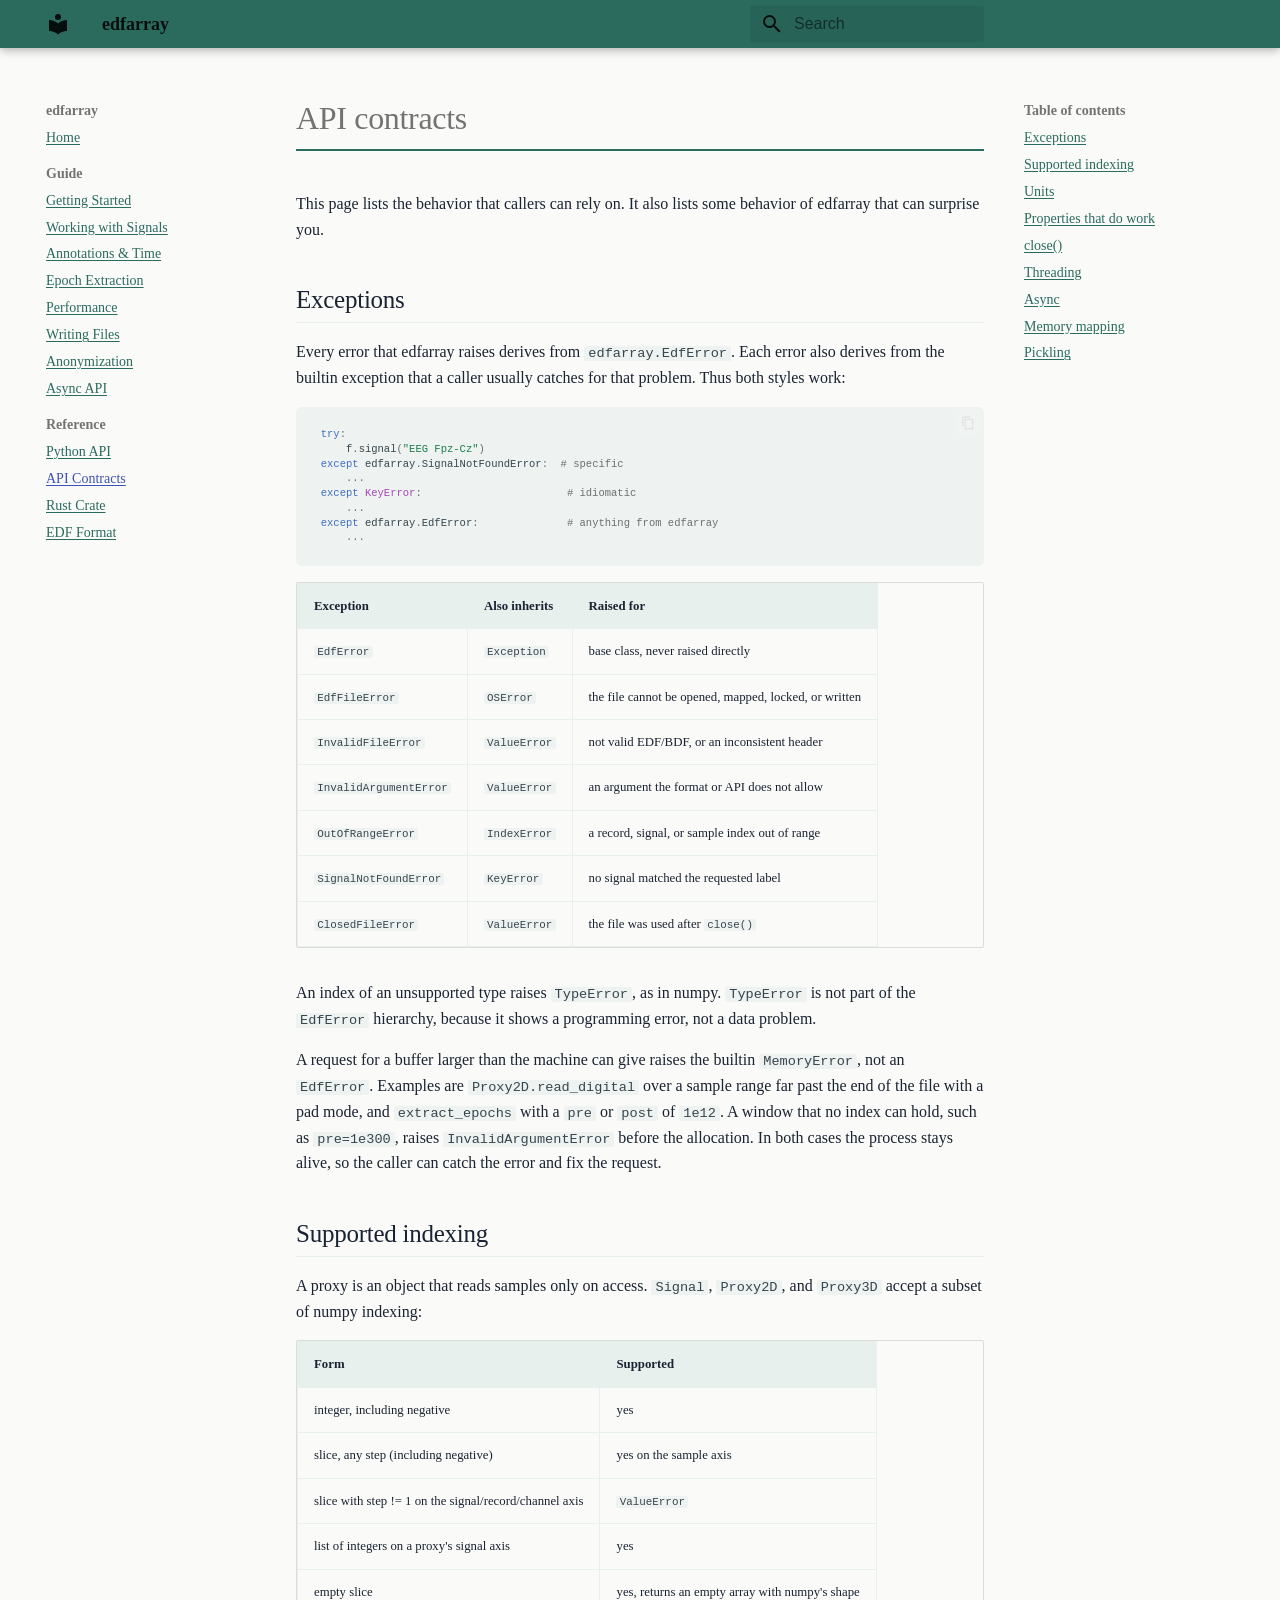
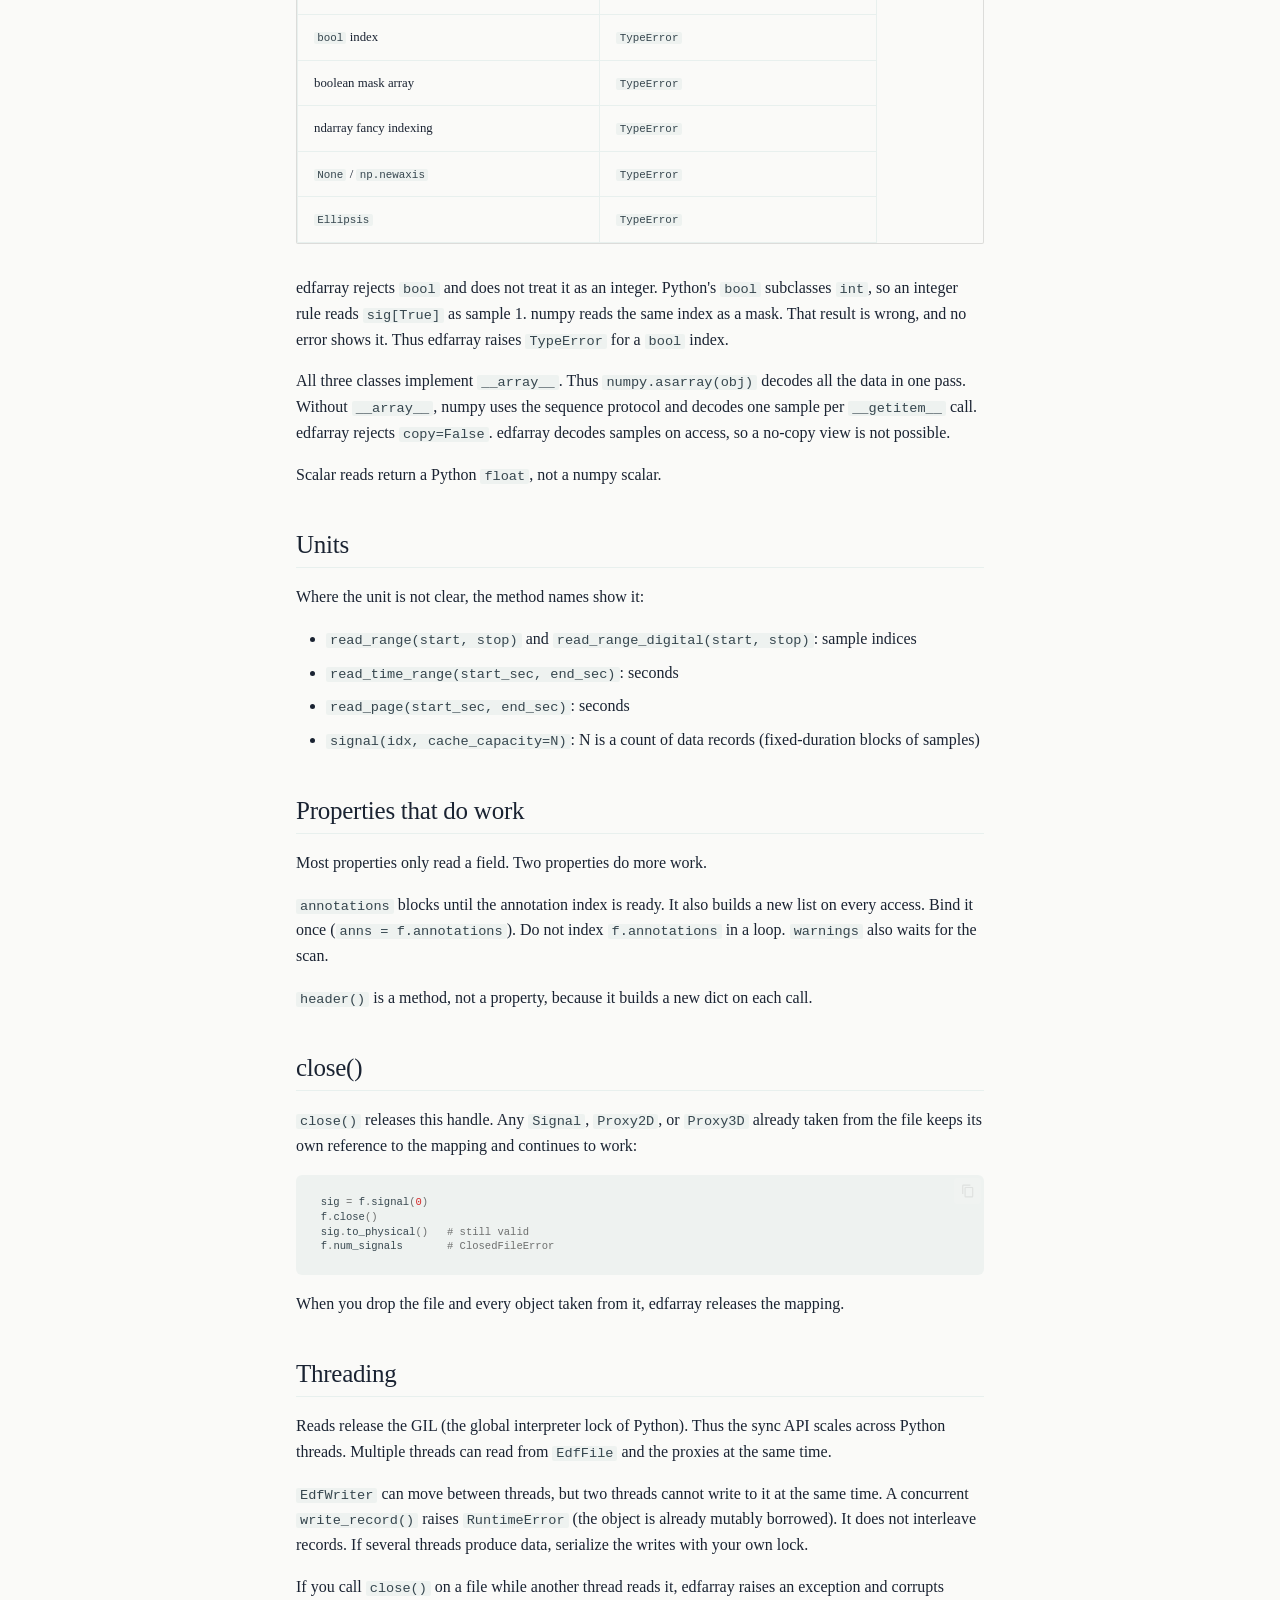
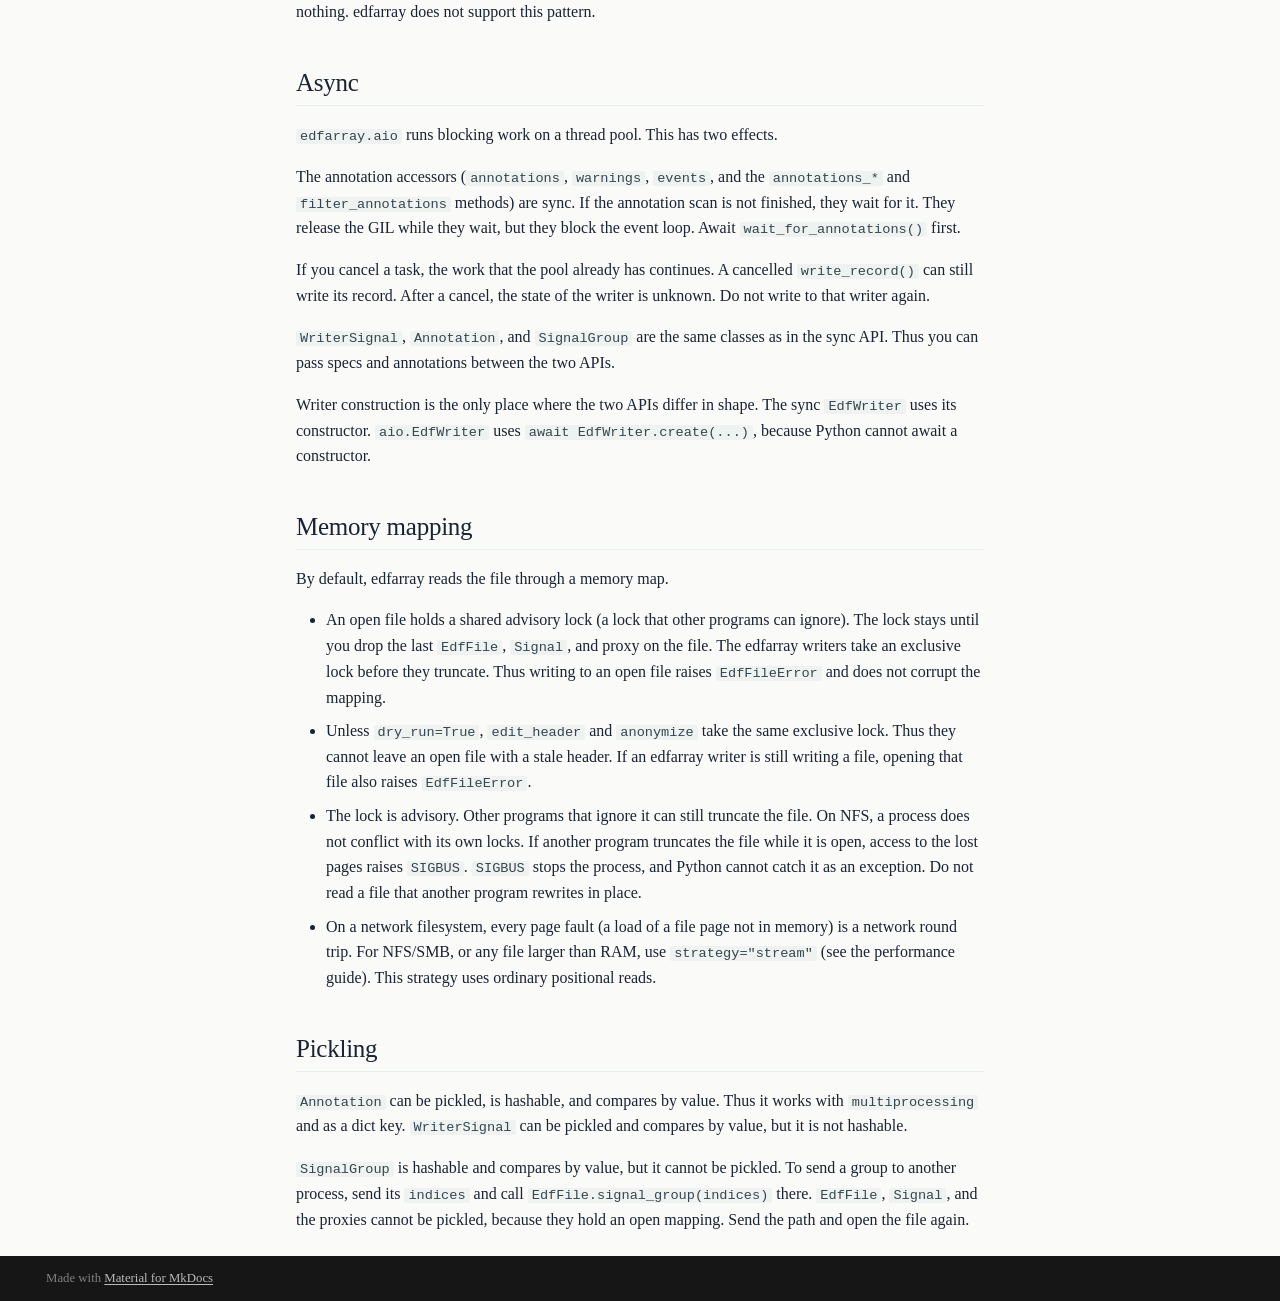
<file: reference/contracts/index.html>
<!doctype html>
<html lang="en" class="no-js">
  <head>
    
      <meta charset="utf-8">
      <meta name="viewport" content="width=device-width,initial-scale=1">
      
        <meta name="description" content="An EDF/EDF+ parser written in Rust with numpy-like Python bindings">
      
      
      
      
        <link rel="prev" href="../python-api/">
      
      
        <link rel="next" href="../rust-api/">
      
      
        
      
      
      <link rel="icon" href="../../assets/images/favicon.png">
      <meta name="generator" content="mkdocs-1.6.1, mkdocs-material-9.7.5">
    
    
      
        <title>API Contracts - edfarray</title>
      
    
    
      <link rel="stylesheet" href="../../assets/stylesheets/main.484c7ddc.min.css">
      
        
        <link rel="stylesheet" href="../../assets/stylesheets/palette.ab4e12ef.min.css">
      
      


    
    
      
    
    
      
    
    
      <link rel="stylesheet" href="../../stylesheets/extra.css">
    
    <script>__md_scope=new URL("../..",location),__md_hash=e=>[...e].reduce(((e,_)=>(e<<5)-e+_.charCodeAt(0)),0),__md_get=(e,_=localStorage,t=__md_scope)=>JSON.parse(_.getItem(t.pathname+"."+e)),__md_set=(e,_,t=localStorage,a=__md_scope)=>{try{t.setItem(a.pathname+"."+e,JSON.stringify(_))}catch(e){}}</script>
    
      

    
    
  </head>
  
  
    
    
    
    
    
    <body dir="ltr" data-md-color-scheme="default" data-md-color-primary="white" data-md-color-accent="teal">
  
    
    <input class="md-toggle" data-md-toggle="drawer" type="checkbox" id="__drawer" autocomplete="off">
    <input class="md-toggle" data-md-toggle="search" type="checkbox" id="__search" autocomplete="off">
    <label class="md-overlay" for="__drawer"></label>
    <div data-md-component="skip">
      
        
        <a href="#api-contracts" class="md-skip">
          Skip to content
        </a>
      
    </div>
    <div data-md-component="announce">
      
    </div>
    
    
      

  

<header class="md-header md-header--shadow" data-md-component="header">
  <nav class="md-header__inner md-grid" aria-label="Header">
    <a href="../.." title="edfarray" class="md-header__button md-logo" aria-label="edfarray" data-md-component="logo">
      
  
  <svg xmlns="http://www.w3.org/2000/svg" viewBox="0 0 24 24"><path d="M12 8a3 3 0 0 0 3-3 3 3 0 0 0-3-3 3 3 0 0 0-3 3 3 3 0 0 0 3 3m0 3.54C9.64 9.35 6.5 8 3 8v11c3.5 0 6.64 1.35 9 3.54 2.36-2.19 5.5-3.54 9-3.54V8c-3.5 0-6.64 1.35-9 3.54"/></svg>

    </a>
    <label class="md-header__button md-icon" for="__drawer">
      
      <svg xmlns="http://www.w3.org/2000/svg" viewBox="0 0 24 24"><path d="M3 6h18v2H3zm0 5h18v2H3zm0 5h18v2H3z"/></svg>
    </label>
    <div class="md-header__title" data-md-component="header-title">
      <div class="md-header__ellipsis">
        <div class="md-header__topic">
          <span class="md-ellipsis">
            edfarray
          </span>
        </div>
        <div class="md-header__topic" data-md-component="header-topic">
          <span class="md-ellipsis">
            
              API Contracts
            
          </span>
        </div>
      </div>
    </div>
    
      
    
    
    
    
      
      
        <label class="md-header__button md-icon" for="__search">
          
          <svg xmlns="http://www.w3.org/2000/svg" viewBox="0 0 24 24"><path d="M9.5 3A6.5 6.5 0 0 1 16 9.5c0 1.61-.59 3.09-1.56 4.23l.27.27h.79l5 5-1.5 1.5-5-5v-.79l-.27-.27A6.52 6.52 0 0 1 9.5 16 6.5 6.5 0 0 1 3 9.5 6.5 6.5 0 0 1 9.5 3m0 2C7 5 5 7 5 9.5S7 14 9.5 14 14 12 14 9.5 12 5 9.5 5"/></svg>
        </label>
        <div class="md-search" data-md-component="search" role="dialog">
  <label class="md-search__overlay" for="__search"></label>
  <div class="md-search__inner" role="search">
    <form class="md-search__form" name="search">
      <input type="text" class="md-search__input" name="query" aria-label="Search" placeholder="Search" autocapitalize="off" autocorrect="off" autocomplete="off" spellcheck="false" data-md-component="search-query" required>
      <label class="md-search__icon md-icon" for="__search">
        
        <svg xmlns="http://www.w3.org/2000/svg" viewBox="0 0 24 24"><path d="M9.5 3A6.5 6.5 0 0 1 16 9.5c0 1.61-.59 3.09-1.56 4.23l.27.27h.79l5 5-1.5 1.5-5-5v-.79l-.27-.27A6.52 6.52 0 0 1 9.5 16 6.5 6.5 0 0 1 3 9.5 6.5 6.5 0 0 1 9.5 3m0 2C7 5 5 7 5 9.5S7 14 9.5 14 14 12 14 9.5 12 5 9.5 5"/></svg>
        
        <svg xmlns="http://www.w3.org/2000/svg" viewBox="0 0 24 24"><path d="M20 11v2H8l5.5 5.5-1.42 1.42L4.16 12l7.92-7.92L13.5 5.5 8 11z"/></svg>
      </label>
      <nav class="md-search__options" aria-label="Search">
        
        <button type="reset" class="md-search__icon md-icon" title="Clear" aria-label="Clear" tabindex="-1">
          
          <svg xmlns="http://www.w3.org/2000/svg" viewBox="0 0 24 24"><path d="M19 6.41 17.59 5 12 10.59 6.41 5 5 6.41 10.59 12 5 17.59 6.41 19 12 13.41 17.59 19 19 17.59 13.41 12z"/></svg>
        </button>
      </nav>
      
    </form>
    <div class="md-search__output">
      <div class="md-search__scrollwrap" tabindex="0" data-md-scrollfix>
        <div class="md-search-result" data-md-component="search-result">
          <div class="md-search-result__meta">
            Initializing search
          </div>
          <ol class="md-search-result__list" role="presentation"></ol>
        </div>
      </div>
    </div>
  </div>
</div>
      
    
    
      <div class="md-header__source">
        <a href="https://github.com/bleemesser/edfarray" title="Go to repository" class="md-source" data-md-component="source">
  <div class="md-source__icon md-icon">
    
    <svg xmlns="http://www.w3.org/2000/svg" viewBox="0 0 448 512"><!--! Font Awesome Free 7.1.0 by @fontawesome - https://fontawesome.com License - https://fontawesome.com/license/free (Icons: CC BY 4.0, Fonts: SIL OFL 1.1, Code: MIT License) Copyright 2025 Fonticons, Inc.--><path d="M439.6 236.1 244 40.5c-5.4-5.5-12.8-8.5-20.4-8.5s-15 3-20.4 8.4L162.5 81l51.5 51.5c27.1-9.1 52.7 16.8 43.4 43.7l49.7 49.7c34.2-11.8 61.2 31 35.5 56.7-26.5 26.5-70.2-2.9-56-37.3L240.3 199v121.9c25.3 12.5 22.3 41.8 9.1 55-6.4 6.4-15.2 10.1-24.3 10.1s-17.8-3.6-24.3-10.1c-17.6-17.6-11.1-46.9 11.2-56v-123c-20.8-8.5-24.6-30.7-18.6-45L142.6 101 8.5 235.1C3 240.6 0 247.9 0 255.5s3 15 8.5 20.4l195.6 195.7c5.4 5.4 12.7 8.4 20.4 8.4s15-3 20.4-8.4l194.7-194.7c5.4-5.4 8.4-12.8 8.4-20.4s-3-15-8.4-20.4"/></svg>
  </div>
  <div class="md-source__repository">
    GitHub
  </div>
</a>
      </div>
    
  </nav>
  
</header>
    
    <div class="md-container" data-md-component="container">
      
      
        
          
        
      
      <main class="md-main" data-md-component="main">
        <div class="md-main__inner md-grid">
          
            
              
              <div class="md-sidebar md-sidebar--primary" data-md-component="sidebar" data-md-type="navigation" >
                <div class="md-sidebar__scrollwrap">
                  <div class="md-sidebar__inner">
                    



<nav class="md-nav md-nav--primary" aria-label="Navigation" data-md-level="0">
  <label class="md-nav__title" for="__drawer">
    <a href="../.." title="edfarray" class="md-nav__button md-logo" aria-label="edfarray" data-md-component="logo">
      
  
  <svg xmlns="http://www.w3.org/2000/svg" viewBox="0 0 24 24"><path d="M12 8a3 3 0 0 0 3-3 3 3 0 0 0-3-3 3 3 0 0 0-3 3 3 3 0 0 0 3 3m0 3.54C9.64 9.35 6.5 8 3 8v11c3.5 0 6.64 1.35 9 3.54 2.36-2.19 5.5-3.54 9-3.54V8c-3.5 0-6.64 1.35-9 3.54"/></svg>

    </a>
    edfarray
  </label>
  
    <div class="md-nav__source">
      <a href="https://github.com/bleemesser/edfarray" title="Go to repository" class="md-source" data-md-component="source">
  <div class="md-source__icon md-icon">
    
    <svg xmlns="http://www.w3.org/2000/svg" viewBox="0 0 448 512"><!--! Font Awesome Free 7.1.0 by @fontawesome - https://fontawesome.com License - https://fontawesome.com/license/free (Icons: CC BY 4.0, Fonts: SIL OFL 1.1, Code: MIT License) Copyright 2025 Fonticons, Inc.--><path d="M439.6 236.1 244 40.5c-5.4-5.5-12.8-8.5-20.4-8.5s-15 3-20.4 8.4L162.5 81l51.5 51.5c27.1-9.1 52.7 16.8 43.4 43.7l49.7 49.7c34.2-11.8 61.2 31 35.5 56.7-26.5 26.5-70.2-2.9-56-37.3L240.3 199v121.9c25.3 12.5 22.3 41.8 9.1 55-6.4 6.4-15.2 10.1-24.3 10.1s-17.8-3.6-24.3-10.1c-17.6-17.6-11.1-46.9 11.2-56v-123c-20.8-8.5-24.6-30.7-18.6-45L142.6 101 8.5 235.1C3 240.6 0 247.9 0 255.5s3 15 8.5 20.4l195.6 195.7c5.4 5.4 12.7 8.4 20.4 8.4s15-3 20.4-8.4l194.7-194.7c5.4-5.4 8.4-12.8 8.4-20.4s-3-15-8.4-20.4"/></svg>
  </div>
  <div class="md-source__repository">
    GitHub
  </div>
</a>
    </div>
  
  <ul class="md-nav__list" data-md-scrollfix>
    
      
      
  
  
  
  
    <li class="md-nav__item">
      <a href="../.." class="md-nav__link">
        
  
  
  <span class="md-ellipsis">
    
  
    Home
  

    
  </span>
  
  

      </a>
    </li>
  

    
      
      
  
  
  
  
    
    
    
    
      
        
        
      
    
    
    <li class="md-nav__item md-nav__item--section md-nav__item--nested">
      
        
        
          
        
        <input class="md-nav__toggle md-toggle md-toggle--indeterminate" type="checkbox" id="__nav_2" >
        
          
          <label class="md-nav__link" for="__nav_2" id="__nav_2_label" tabindex="">
            
  
  
  <span class="md-ellipsis">
    
  
    Guide
  

    
  </span>
  
  

            <span class="md-nav__icon md-icon"></span>
          </label>
        
        <nav class="md-nav" data-md-level="1" aria-labelledby="__nav_2_label" aria-expanded="false">
          <label class="md-nav__title" for="__nav_2">
            <span class="md-nav__icon md-icon"></span>
            
  
    Guide
  

          </label>
          <ul class="md-nav__list" data-md-scrollfix>
            
              
                
  
  
  
  
    <li class="md-nav__item">
      <a href="../../guide/getting-started/" class="md-nav__link">
        
  
  
  <span class="md-ellipsis">
    
  
    Getting Started
  

    
  </span>
  
  

      </a>
    </li>
  

              
            
              
                
  
  
  
  
    <li class="md-nav__item">
      <a href="../../guide/signals/" class="md-nav__link">
        
  
  
  <span class="md-ellipsis">
    
  
    Working with Signals
  

    
  </span>
  
  

      </a>
    </li>
  

              
            
              
                
  
  
  
  
    <li class="md-nav__item">
      <a href="../../guide/annotations/" class="md-nav__link">
        
  
  
  <span class="md-ellipsis">
    
  
    Annotations & Time
  

    
  </span>
  
  

      </a>
    </li>
  

              
            
              
                
  
  
  
  
    <li class="md-nav__item">
      <a href="../../guide/epochs/" class="md-nav__link">
        
  
  
  <span class="md-ellipsis">
    
  
    Epoch Extraction
  

    
  </span>
  
  

      </a>
    </li>
  

              
            
              
                
  
  
  
  
    <li class="md-nav__item">
      <a href="../../guide/performance/" class="md-nav__link">
        
  
  
  <span class="md-ellipsis">
    
  
    Performance
  

    
  </span>
  
  

      </a>
    </li>
  

              
            
              
                
  
  
  
  
    <li class="md-nav__item">
      <a href="../../guide/writing/" class="md-nav__link">
        
  
  
  <span class="md-ellipsis">
    
  
    Writing Files
  

    
  </span>
  
  

      </a>
    </li>
  

              
            
              
                
  
  
  
  
    <li class="md-nav__item">
      <a href="../../guide/anonymization/" class="md-nav__link">
        
  
  
  <span class="md-ellipsis">
    
  
    Anonymization
  

    
  </span>
  
  

      </a>
    </li>
  

              
            
              
                
  
  
  
  
    <li class="md-nav__item">
      <a href="../../guide/async/" class="md-nav__link">
        
  
  
  <span class="md-ellipsis">
    
  
    Async API
  

    
  </span>
  
  

      </a>
    </li>
  

              
            
          </ul>
        </nav>
      
    </li>
  

    
      
      
  
  
    
  
  
  
    
    
    
    
      
        
        
      
    
    
    <li class="md-nav__item md-nav__item--active md-nav__item--section md-nav__item--nested">
      
        
        
        <input class="md-nav__toggle md-toggle " type="checkbox" id="__nav_3" checked>
        
          
          <label class="md-nav__link" for="__nav_3" id="__nav_3_label" tabindex="">
            
  
  
  <span class="md-ellipsis">
    
  
    Reference
  

    
  </span>
  
  

            <span class="md-nav__icon md-icon"></span>
          </label>
        
        <nav class="md-nav" data-md-level="1" aria-labelledby="__nav_3_label" aria-expanded="true">
          <label class="md-nav__title" for="__nav_3">
            <span class="md-nav__icon md-icon"></span>
            
  
    Reference
  

          </label>
          <ul class="md-nav__list" data-md-scrollfix>
            
              
                
  
  
  
  
    <li class="md-nav__item">
      <a href="../python-api/" class="md-nav__link">
        
  
  
  <span class="md-ellipsis">
    
  
    Python API
  

    
  </span>
  
  

      </a>
    </li>
  

              
            
              
                
  
  
    
  
  
  
    <li class="md-nav__item md-nav__item--active">
      
      <input class="md-nav__toggle md-toggle" type="checkbox" id="__toc">
      
      
        
      
      
        <label class="md-nav__link md-nav__link--active" for="__toc">
          
  
  
  <span class="md-ellipsis">
    
  
    API Contracts
  

    
  </span>
  
  

          <span class="md-nav__icon md-icon"></span>
        </label>
      
      <a href="./" class="md-nav__link md-nav__link--active">
        
  
  
  <span class="md-ellipsis">
    
  
    API Contracts
  

    
  </span>
  
  

      </a>
      
        

<nav class="md-nav md-nav--secondary" aria-label="Table of contents">
  
  
  
    
  
  
    <label class="md-nav__title" for="__toc">
      <span class="md-nav__icon md-icon"></span>
      Table of contents
    </label>
    <ul class="md-nav__list" data-md-component="toc" data-md-scrollfix>
      
        <li class="md-nav__item">
  <a href="#exceptions" class="md-nav__link">
    <span class="md-ellipsis">
      
        Exceptions
      
    </span>
  </a>
  
</li>
      
        <li class="md-nav__item">
  <a href="#supported-indexing" class="md-nav__link">
    <span class="md-ellipsis">
      
        Supported indexing
      
    </span>
  </a>
  
</li>
      
        <li class="md-nav__item">
  <a href="#units" class="md-nav__link">
    <span class="md-ellipsis">
      
        Units
      
    </span>
  </a>
  
</li>
      
        <li class="md-nav__item">
  <a href="#properties-that-do-work" class="md-nav__link">
    <span class="md-ellipsis">
      
        Properties that do work
      
    </span>
  </a>
  
</li>
      
        <li class="md-nav__item">
  <a href="#close" class="md-nav__link">
    <span class="md-ellipsis">
      
        close()
      
    </span>
  </a>
  
</li>
      
        <li class="md-nav__item">
  <a href="#threading" class="md-nav__link">
    <span class="md-ellipsis">
      
        Threading
      
    </span>
  </a>
  
</li>
      
        <li class="md-nav__item">
  <a href="#async" class="md-nav__link">
    <span class="md-ellipsis">
      
        Async
      
    </span>
  </a>
  
</li>
      
        <li class="md-nav__item">
  <a href="#memory-mapping" class="md-nav__link">
    <span class="md-ellipsis">
      
        Memory mapping
      
    </span>
  </a>
  
</li>
      
        <li class="md-nav__item">
  <a href="#pickling" class="md-nav__link">
    <span class="md-ellipsis">
      
        Pickling
      
    </span>
  </a>
  
</li>
      
    </ul>
  
</nav>
      
    </li>
  

              
            
              
                
  
  
  
  
    <li class="md-nav__item">
      <a href="../rust-api/" class="md-nav__link">
        
  
  
  <span class="md-ellipsis">
    
  
    Rust Crate
  

    
  </span>
  
  

      </a>
    </li>
  

              
            
              
                
  
  
  
  
    <li class="md-nav__item">
      <a href="../edf-format/" class="md-nav__link">
        
  
  
  <span class="md-ellipsis">
    
  
    EDF Format
  

    
  </span>
  
  

      </a>
    </li>
  

              
            
          </ul>
        </nav>
      
    </li>
  

    
  </ul>
</nav>
                  </div>
                </div>
              </div>
            
            
              
              <div class="md-sidebar md-sidebar--secondary" data-md-component="sidebar" data-md-type="toc" >
                <div class="md-sidebar__scrollwrap">
                  <div class="md-sidebar__inner">
                    

<nav class="md-nav md-nav--secondary" aria-label="Table of contents">
  
  
  
    
  
  
    <label class="md-nav__title" for="__toc">
      <span class="md-nav__icon md-icon"></span>
      Table of contents
    </label>
    <ul class="md-nav__list" data-md-component="toc" data-md-scrollfix>
      
        <li class="md-nav__item">
  <a href="#exceptions" class="md-nav__link">
    <span class="md-ellipsis">
      
        Exceptions
      
    </span>
  </a>
  
</li>
      
        <li class="md-nav__item">
  <a href="#supported-indexing" class="md-nav__link">
    <span class="md-ellipsis">
      
        Supported indexing
      
    </span>
  </a>
  
</li>
      
        <li class="md-nav__item">
  <a href="#units" class="md-nav__link">
    <span class="md-ellipsis">
      
        Units
      
    </span>
  </a>
  
</li>
      
        <li class="md-nav__item">
  <a href="#properties-that-do-work" class="md-nav__link">
    <span class="md-ellipsis">
      
        Properties that do work
      
    </span>
  </a>
  
</li>
      
        <li class="md-nav__item">
  <a href="#close" class="md-nav__link">
    <span class="md-ellipsis">
      
        close()
      
    </span>
  </a>
  
</li>
      
        <li class="md-nav__item">
  <a href="#threading" class="md-nav__link">
    <span class="md-ellipsis">
      
        Threading
      
    </span>
  </a>
  
</li>
      
        <li class="md-nav__item">
  <a href="#async" class="md-nav__link">
    <span class="md-ellipsis">
      
        Async
      
    </span>
  </a>
  
</li>
      
        <li class="md-nav__item">
  <a href="#memory-mapping" class="md-nav__link">
    <span class="md-ellipsis">
      
        Memory mapping
      
    </span>
  </a>
  
</li>
      
        <li class="md-nav__item">
  <a href="#pickling" class="md-nav__link">
    <span class="md-ellipsis">
      
        Pickling
      
    </span>
  </a>
  
</li>
      
    </ul>
  
</nav>
                  </div>
                </div>
              </div>
            
          
          
            <div class="md-content" data-md-component="content">
              
              <article class="md-content__inner md-typeset">
                
                  


  
  


<h1 id="api-contracts">API contracts<a class="headerlink" href="#api-contracts" title="Permanent link">&para;</a></h1>
<p>This page lists the behavior that callers can rely on. It also lists some behavior of
edfarray that can surprise you.</p>
<h2 id="exceptions">Exceptions<a class="headerlink" href="#exceptions" title="Permanent link">&para;</a></h2>
<p>Every error that edfarray raises derives from <code>edfarray.EdfError</code>. Each error also derives
from the builtin exception that a caller usually catches for that problem. Thus both styles work:</p>
<div class="highlight"><pre><span></span><code><a id="__codelineno-0-1" name="__codelineno-0-1" href="#__codelineno-0-1"></a><span class="k">try</span><span class="p">:</span>
<a id="__codelineno-0-2" name="__codelineno-0-2" href="#__codelineno-0-2"></a>    <span class="n">f</span><span class="o">.</span><span class="n">signal</span><span class="p">(</span><span class="s2">&quot;EEG Fpz-Cz&quot;</span><span class="p">)</span>
<a id="__codelineno-0-3" name="__codelineno-0-3" href="#__codelineno-0-3"></a><span class="k">except</span> <span class="n">edfarray</span><span class="o">.</span><span class="n">SignalNotFoundError</span><span class="p">:</span>  <span class="c1"># specific</span>
<a id="__codelineno-0-4" name="__codelineno-0-4" href="#__codelineno-0-4"></a>    <span class="o">...</span>
<a id="__codelineno-0-5" name="__codelineno-0-5" href="#__codelineno-0-5"></a><span class="k">except</span> <span class="ne">KeyError</span><span class="p">:</span>                       <span class="c1"># idiomatic</span>
<a id="__codelineno-0-6" name="__codelineno-0-6" href="#__codelineno-0-6"></a>    <span class="o">...</span>
<a id="__codelineno-0-7" name="__codelineno-0-7" href="#__codelineno-0-7"></a><span class="k">except</span> <span class="n">edfarray</span><span class="o">.</span><span class="n">EdfError</span><span class="p">:</span>              <span class="c1"># anything from edfarray</span>
<a id="__codelineno-0-8" name="__codelineno-0-8" href="#__codelineno-0-8"></a>    <span class="o">...</span>
</code></pre></div>
<table>
<thead>
<tr>
<th>Exception</th>
<th>Also inherits</th>
<th>Raised for</th>
</tr>
</thead>
<tbody>
<tr>
<td><code>EdfError</code></td>
<td><code>Exception</code></td>
<td>base class, never raised directly</td>
</tr>
<tr>
<td><code>EdfFileError</code></td>
<td><code>OSError</code></td>
<td>the file cannot be opened, mapped, locked, or written</td>
</tr>
<tr>
<td><code>InvalidFileError</code></td>
<td><code>ValueError</code></td>
<td>not valid EDF/BDF, or an inconsistent header</td>
</tr>
<tr>
<td><code>InvalidArgumentError</code></td>
<td><code>ValueError</code></td>
<td>an argument the format or API does not allow</td>
</tr>
<tr>
<td><code>OutOfRangeError</code></td>
<td><code>IndexError</code></td>
<td>a record, signal, or sample index out of range</td>
</tr>
<tr>
<td><code>SignalNotFoundError</code></td>
<td><code>KeyError</code></td>
<td>no signal matched the requested label</td>
</tr>
<tr>
<td><code>ClosedFileError</code></td>
<td><code>ValueError</code></td>
<td>the file was used after <code>close()</code></td>
</tr>
</tbody>
</table>
<p>An index of an unsupported type raises <code>TypeError</code>, as in numpy. <code>TypeError</code> is not part of
the <code>EdfError</code> hierarchy, because it shows a programming error, not a data problem.</p>
<p>A request for a buffer larger than the machine can give raises the builtin <code>MemoryError</code>, not
an <code>EdfError</code>. Examples are <code>Proxy2D.read_digital</code> over a sample range far past the end of the
file with a pad mode, and <code>extract_epochs</code> with a <code>pre</code> or <code>post</code> of <code>1e12</code>. A window that no
index can hold, such as <code>pre=1e300</code>, raises <code>InvalidArgumentError</code> before the allocation. In
both cases the process stays alive, so the caller can catch the error and fix the request.</p>
<h2 id="supported-indexing">Supported indexing<a class="headerlink" href="#supported-indexing" title="Permanent link">&para;</a></h2>
<p>A proxy is an object that reads samples only on access. <code>Signal</code>, <code>Proxy2D</code>, and <code>Proxy3D</code>
accept a subset of numpy indexing:</p>
<table>
<thead>
<tr>
<th>Form</th>
<th>Supported</th>
</tr>
</thead>
<tbody>
<tr>
<td>integer, including negative</td>
<td>yes</td>
</tr>
<tr>
<td>slice, any step (including negative)</td>
<td>yes on the sample axis</td>
</tr>
<tr>
<td>slice with step != 1 on the signal/record/channel axis</td>
<td><code>ValueError</code></td>
</tr>
<tr>
<td>list of integers on a proxy's signal axis</td>
<td>yes</td>
</tr>
<tr>
<td>empty slice</td>
<td>yes, returns an empty array with numpy's shape</td>
</tr>
<tr>
<td><code>bool</code> index</td>
<td><code>TypeError</code></td>
</tr>
<tr>
<td>boolean mask array</td>
<td><code>TypeError</code></td>
</tr>
<tr>
<td>ndarray fancy indexing</td>
<td><code>TypeError</code></td>
</tr>
<tr>
<td><code>None</code> / <code>np.newaxis</code></td>
<td><code>TypeError</code></td>
</tr>
<tr>
<td><code>Ellipsis</code></td>
<td><code>TypeError</code></td>
</tr>
</tbody>
</table>
<p>edfarray rejects <code>bool</code> and does not treat it as an integer. Python's <code>bool</code> subclasses <code>int</code>,
so an integer rule reads <code>sig[True]</code> as sample 1. numpy reads the same index as a mask. That
result is wrong, and no error shows it. Thus edfarray raises <code>TypeError</code> for a <code>bool</code> index.</p>
<p>All three classes implement <code>__array__</code>. Thus <code>numpy.asarray(obj)</code> decodes all the data in one
pass. Without <code>__array__</code>, numpy uses the sequence protocol and decodes one sample per
<code>__getitem__</code> call. edfarray rejects <code>copy=False</code>. edfarray decodes samples on access, so a
no-copy view is not possible.</p>
<p>Scalar reads return a Python <code>float</code>, not a numpy scalar.</p>
<h2 id="units">Units<a class="headerlink" href="#units" title="Permanent link">&para;</a></h2>
<p>Where the unit is not clear, the method names show it:</p>
<ul>
<li><code>read_range(start, stop)</code> and <code>read_range_digital(start, stop)</code>: sample indices</li>
<li><code>read_time_range(start_sec, end_sec)</code>: seconds</li>
<li><code>read_page(start_sec, end_sec)</code>: seconds</li>
<li><code>signal(idx, cache_capacity=N)</code>: N is a count of data records (fixed-duration blocks of samples)</li>
</ul>
<h2 id="properties-that-do-work">Properties that do work<a class="headerlink" href="#properties-that-do-work" title="Permanent link">&para;</a></h2>
<p>Most properties only read a field. Two properties do more work.</p>
<p><code>annotations</code> blocks until the annotation index is ready. It also builds a new list on every
access. Bind it once (<code>anns = f.annotations</code>). Do not index <code>f.annotations</code> in a loop.
<code>warnings</code> also waits for the scan.</p>
<p><code>header()</code> is a method, not a property, because it builds a new dict on each call.</p>
<h2 id="close">close()<a class="headerlink" href="#close" title="Permanent link">&para;</a></h2>
<p><code>close()</code> releases this handle. Any <code>Signal</code>, <code>Proxy2D</code>, or <code>Proxy3D</code> already taken from the
file keeps its own reference to the mapping and continues to work:</p>
<div class="highlight"><pre><span></span><code><a id="__codelineno-1-1" name="__codelineno-1-1" href="#__codelineno-1-1"></a><span class="n">sig</span> <span class="o">=</span> <span class="n">f</span><span class="o">.</span><span class="n">signal</span><span class="p">(</span><span class="mi">0</span><span class="p">)</span>
<a id="__codelineno-1-2" name="__codelineno-1-2" href="#__codelineno-1-2"></a><span class="n">f</span><span class="o">.</span><span class="n">close</span><span class="p">()</span>
<a id="__codelineno-1-3" name="__codelineno-1-3" href="#__codelineno-1-3"></a><span class="n">sig</span><span class="o">.</span><span class="n">to_physical</span><span class="p">()</span>   <span class="c1"># still valid</span>
<a id="__codelineno-1-4" name="__codelineno-1-4" href="#__codelineno-1-4"></a><span class="n">f</span><span class="o">.</span><span class="n">num_signals</span>       <span class="c1"># ClosedFileError</span>
</code></pre></div>
<p>When you drop the file and every object taken from it, edfarray releases the mapping.</p>
<h2 id="threading">Threading<a class="headerlink" href="#threading" title="Permanent link">&para;</a></h2>
<p>Reads release the GIL (the global interpreter lock of Python). Thus the sync API scales across
Python threads. Multiple threads can read from <code>EdfFile</code> and the proxies at the same time.</p>
<p><code>EdfWriter</code> can move between threads, but two threads cannot write to it at the same time. A
concurrent <code>write_record()</code> raises <code>RuntimeError</code> (the object is already mutably borrowed). It
does not interleave records. If several threads produce data, serialize the writes with your
own lock.</p>
<p>If you call <code>close()</code> on a file while another thread reads it, edfarray raises an exception and
corrupts nothing. edfarray does not support this pattern.</p>
<h2 id="async">Async<a class="headerlink" href="#async" title="Permanent link">&para;</a></h2>
<p><code>edfarray.aio</code> runs blocking work on a thread pool. This has two effects.</p>
<p>The annotation accessors (<code>annotations</code>, <code>warnings</code>, <code>events</code>, and the <code>annotations_*</code> and
<code>filter_annotations</code> methods) are sync. If the annotation scan is not finished, they wait for
it. They release the GIL while they wait, but they block the event loop. Await
<code>wait_for_annotations()</code> first.</p>
<p>If you cancel a task, the work that the pool already has continues. A cancelled
<code>write_record()</code> can still write its record. After a cancel, the state of the writer is
unknown. Do not write to that writer again.</p>
<p><code>WriterSignal</code>, <code>Annotation</code>, and <code>SignalGroup</code> are the same classes as in the sync API. Thus
you can pass specs and annotations between the two APIs.</p>
<p>Writer construction is the only place where the two APIs differ in shape. The sync <code>EdfWriter</code>
uses its constructor. <code>aio.EdfWriter</code> uses <code>await EdfWriter.create(...)</code>, because Python cannot
await a constructor.</p>
<h2 id="memory-mapping">Memory mapping<a class="headerlink" href="#memory-mapping" title="Permanent link">&para;</a></h2>
<p>By default, edfarray reads the file through a memory map.</p>
<ul>
<li>An open file holds a shared advisory lock (a lock that other programs can ignore). The
  lock stays until you drop the last <code>EdfFile</code>, <code>Signal</code>, and proxy on the file. The
  edfarray writers take an exclusive lock before they truncate. Thus writing to an open file
  raises <code>EdfFileError</code> and does not corrupt the mapping.</li>
<li>Unless <code>dry_run=True</code>, <code>edit_header</code> and <code>anonymize</code> take the same exclusive lock. Thus
  they cannot leave an open file with a stale header. If an edfarray writer is still writing
  a file, opening that file also raises <code>EdfFileError</code>.</li>
<li>The lock is advisory. Other programs that ignore it can still truncate the file. On NFS, a
  process does not conflict with its own locks. If another program truncates the file while
  it is open, access to the lost pages raises <code>SIGBUS</code>. <code>SIGBUS</code> stops the process, and
  Python cannot catch it as an exception. Do not read a file that another program rewrites
  in place.</li>
<li>On a network filesystem, every page fault (a load of a file page not in memory) is a
  network round trip. For NFS/SMB, or any file larger than RAM, use <code>strategy="stream"</code> (see
  the performance guide). This strategy uses ordinary positional reads.</li>
</ul>
<h2 id="pickling">Pickling<a class="headerlink" href="#pickling" title="Permanent link">&para;</a></h2>
<p><code>Annotation</code> can be pickled, is hashable, and compares by value. Thus it works with
<code>multiprocessing</code> and as a dict key. <code>WriterSignal</code> can be pickled and compares by value,
but it is not hashable.</p>
<p><code>SignalGroup</code> is hashable and compares by value, but it cannot be pickled. To send a group to
another process, send its <code>indices</code> and call <code>EdfFile.signal_group(indices)</code> there.
<code>EdfFile</code>, <code>Signal</code>, and the proxies cannot be pickled, because they hold an open mapping.
Send the path and open the file again.</p>












                
              </article>
            </div>
          
          
<script>var target=document.getElementById(location.hash.slice(1));target&&target.name&&(target.checked=target.name.startsWith("__tabbed_"))</script>
        </div>
        
      </main>
      
        <footer class="md-footer">
  
  <div class="md-footer-meta md-typeset">
    <div class="md-footer-meta__inner md-grid">
      <div class="md-copyright">
  
  
    Made with
    <a href="https://squidfunk.github.io/mkdocs-material/" target="_blank" rel="noopener">
      Material for MkDocs
    </a>
  
</div>
      
    </div>
  </div>
</footer>
      
    </div>
    <div class="md-dialog" data-md-component="dialog">
      <div class="md-dialog__inner md-typeset"></div>
    </div>
    
    
    
      
      
      <script id="__config" type="application/json">{"annotate": null, "base": "../..", "features": ["navigation.sections", "navigation.expand", "content.code.copy", "search.highlight"], "search": "../../assets/javascripts/workers/search.2c215733.min.js", "tags": null, "translations": {"clipboard.copied": "Copied to clipboard", "clipboard.copy": "Copy to clipboard", "search.result.more.one": "1 more on this page", "search.result.more.other": "# more on this page", "search.result.none": "No matching documents", "search.result.one": "1 matching document", "search.result.other": "# matching documents", "search.result.placeholder": "Type to start searching", "search.result.term.missing": "Missing", "select.version": "Select version"}, "version": null}</script>
    
    
      <script src="../../assets/javascripts/bundle.79ae519e.min.js"></script>
      
    
  </body>
</html>
</file>
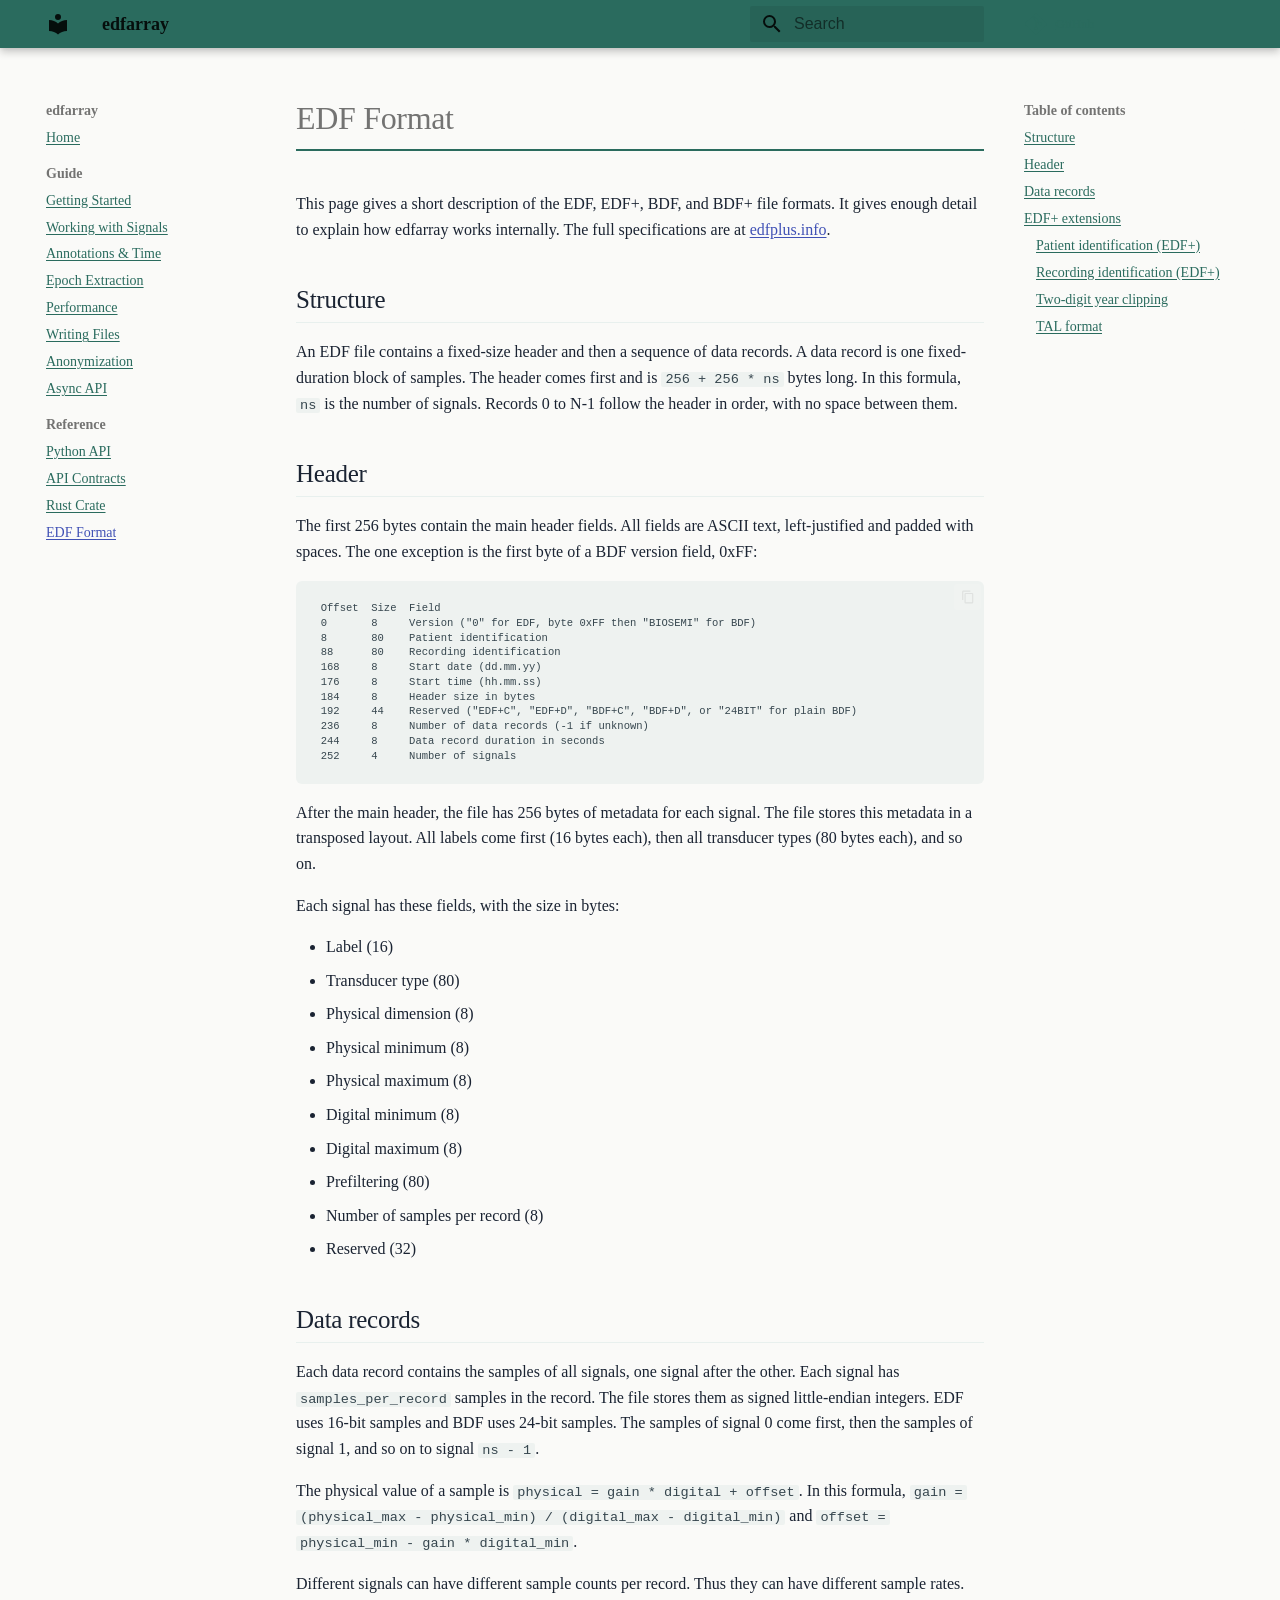
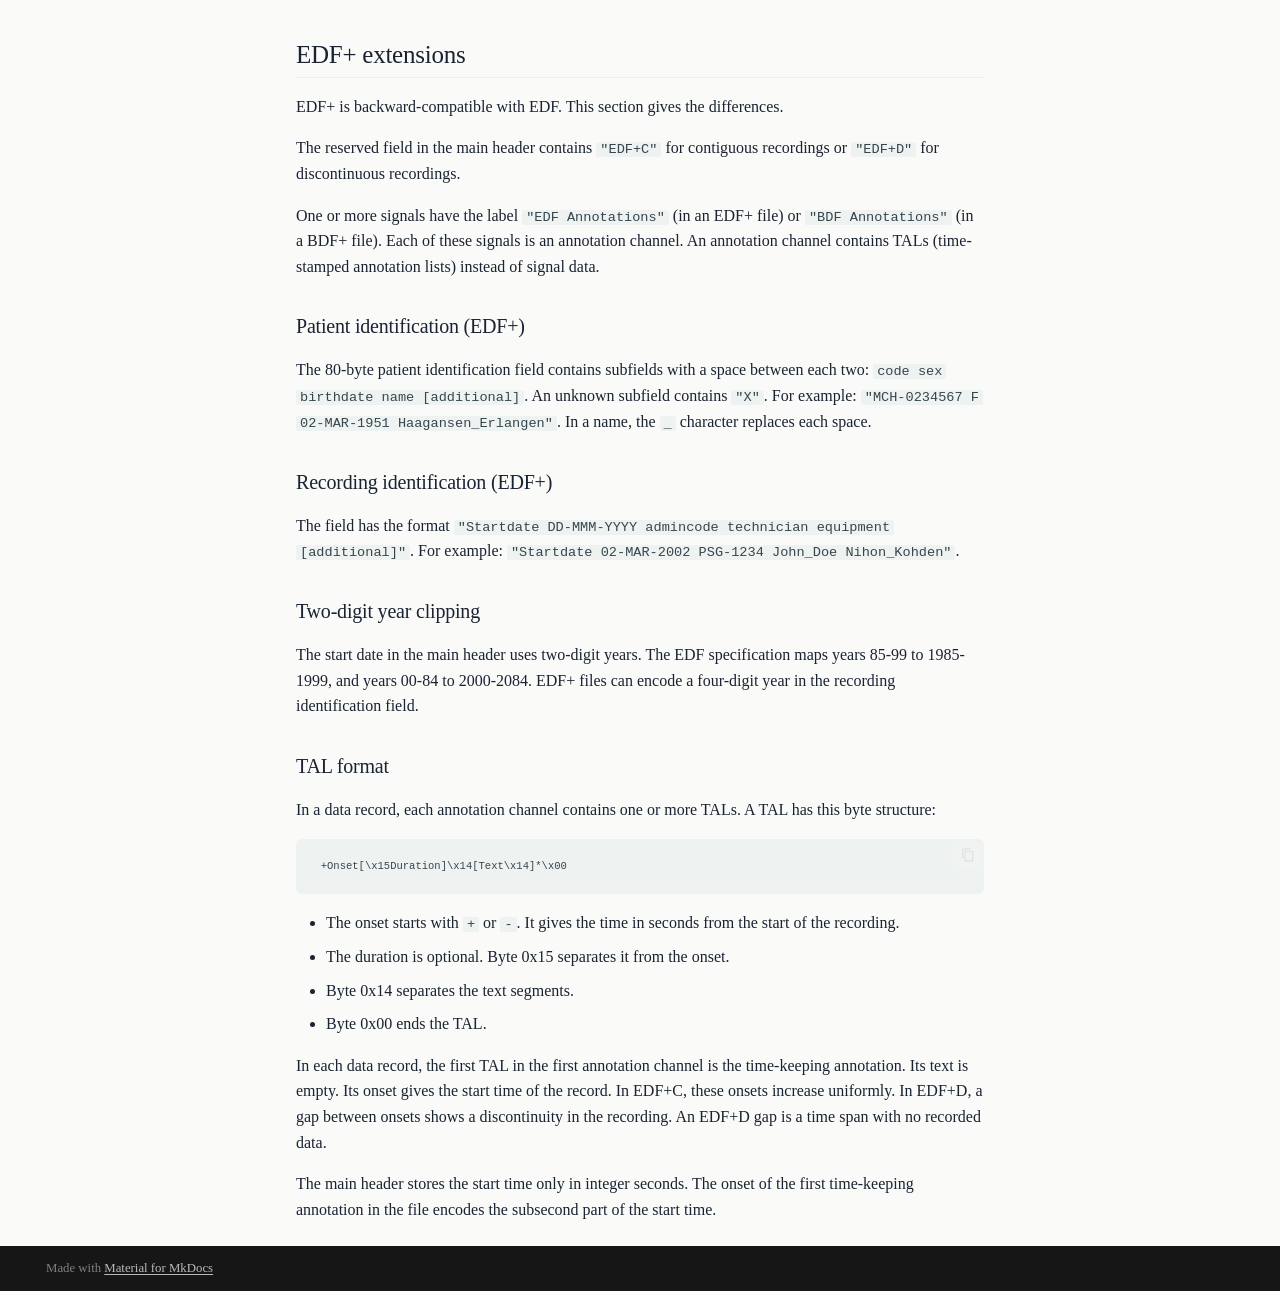
<file: reference/edf-format/index.html>
<!doctype html>
<html lang="en" class="no-js">
  <head>
    
      <meta charset="utf-8">
      <meta name="viewport" content="width=device-width,initial-scale=1">
      
        <meta name="description" content="An EDF/EDF+ parser written in Rust with numpy-like Python bindings">
      
      
      
      
        <link rel="prev" href="../rust-api/">
      
      
      
        
      
      
      <link rel="icon" href="../../assets/images/favicon.png">
      <meta name="generator" content="mkdocs-1.6.1, mkdocs-material-9.7.5">
    
    
      
        <title>EDF Format - edfarray</title>
      
    
    
      <link rel="stylesheet" href="../../assets/stylesheets/main.484c7ddc.min.css">
      
        
        <link rel="stylesheet" href="../../assets/stylesheets/palette.ab4e12ef.min.css">
      
      


    
    
      
    
    
      
    
    
      <link rel="stylesheet" href="../../stylesheets/extra.css">
    
    <script>__md_scope=new URL("../..",location),__md_hash=e=>[...e].reduce(((e,_)=>(e<<5)-e+_.charCodeAt(0)),0),__md_get=(e,_=localStorage,t=__md_scope)=>JSON.parse(_.getItem(t.pathname+"."+e)),__md_set=(e,_,t=localStorage,a=__md_scope)=>{try{t.setItem(a.pathname+"."+e,JSON.stringify(_))}catch(e){}}</script>
    
      

    
    
  </head>
  
  
    
    
    
    
    
    <body dir="ltr" data-md-color-scheme="default" data-md-color-primary="white" data-md-color-accent="teal">
  
    
    <input class="md-toggle" data-md-toggle="drawer" type="checkbox" id="__drawer" autocomplete="off">
    <input class="md-toggle" data-md-toggle="search" type="checkbox" id="__search" autocomplete="off">
    <label class="md-overlay" for="__drawer"></label>
    <div data-md-component="skip">
      
        
        <a href="#edf-format" class="md-skip">
          Skip to content
        </a>
      
    </div>
    <div data-md-component="announce">
      
    </div>
    
    
      

  

<header class="md-header md-header--shadow" data-md-component="header">
  <nav class="md-header__inner md-grid" aria-label="Header">
    <a href="../.." title="edfarray" class="md-header__button md-logo" aria-label="edfarray" data-md-component="logo">
      
  
  <svg xmlns="http://www.w3.org/2000/svg" viewBox="0 0 24 24"><path d="M12 8a3 3 0 0 0 3-3 3 3 0 0 0-3-3 3 3 0 0 0-3 3 3 3 0 0 0 3 3m0 3.54C9.64 9.35 6.5 8 3 8v11c3.5 0 6.64 1.35 9 3.54 2.36-2.19 5.5-3.54 9-3.54V8c-3.5 0-6.64 1.35-9 3.54"/></svg>

    </a>
    <label class="md-header__button md-icon" for="__drawer">
      
      <svg xmlns="http://www.w3.org/2000/svg" viewBox="0 0 24 24"><path d="M3 6h18v2H3zm0 5h18v2H3zm0 5h18v2H3z"/></svg>
    </label>
    <div class="md-header__title" data-md-component="header-title">
      <div class="md-header__ellipsis">
        <div class="md-header__topic">
          <span class="md-ellipsis">
            edfarray
          </span>
        </div>
        <div class="md-header__topic" data-md-component="header-topic">
          <span class="md-ellipsis">
            
              EDF Format
            
          </span>
        </div>
      </div>
    </div>
    
      
    
    
    
    
      
      
        <label class="md-header__button md-icon" for="__search">
          
          <svg xmlns="http://www.w3.org/2000/svg" viewBox="0 0 24 24"><path d="M9.5 3A6.5 6.5 0 0 1 16 9.5c0 1.61-.59 3.09-1.56 4.23l.27.27h.79l5 5-1.5 1.5-5-5v-.79l-.27-.27A6.52 6.52 0 0 1 9.5 16 6.5 6.5 0 0 1 3 9.5 6.5 6.5 0 0 1 9.5 3m0 2C7 5 5 7 5 9.5S7 14 9.5 14 14 12 14 9.5 12 5 9.5 5"/></svg>
        </label>
        <div class="md-search" data-md-component="search" role="dialog">
  <label class="md-search__overlay" for="__search"></label>
  <div class="md-search__inner" role="search">
    <form class="md-search__form" name="search">
      <input type="text" class="md-search__input" name="query" aria-label="Search" placeholder="Search" autocapitalize="off" autocorrect="off" autocomplete="off" spellcheck="false" data-md-component="search-query" required>
      <label class="md-search__icon md-icon" for="__search">
        
        <svg xmlns="http://www.w3.org/2000/svg" viewBox="0 0 24 24"><path d="M9.5 3A6.5 6.5 0 0 1 16 9.5c0 1.61-.59 3.09-1.56 4.23l.27.27h.79l5 5-1.5 1.5-5-5v-.79l-.27-.27A6.52 6.52 0 0 1 9.5 16 6.5 6.5 0 0 1 3 9.5 6.5 6.5 0 0 1 9.5 3m0 2C7 5 5 7 5 9.5S7 14 9.5 14 14 12 14 9.5 12 5 9.5 5"/></svg>
        
        <svg xmlns="http://www.w3.org/2000/svg" viewBox="0 0 24 24"><path d="M20 11v2H8l5.5 5.5-1.42 1.42L4.16 12l7.92-7.92L13.5 5.5 8 11z"/></svg>
      </label>
      <nav class="md-search__options" aria-label="Search">
        
        <button type="reset" class="md-search__icon md-icon" title="Clear" aria-label="Clear" tabindex="-1">
          
          <svg xmlns="http://www.w3.org/2000/svg" viewBox="0 0 24 24"><path d="M19 6.41 17.59 5 12 10.59 6.41 5 5 6.41 10.59 12 5 17.59 6.41 19 12 13.41 17.59 19 19 17.59 13.41 12z"/></svg>
        </button>
      </nav>
      
    </form>
    <div class="md-search__output">
      <div class="md-search__scrollwrap" tabindex="0" data-md-scrollfix>
        <div class="md-search-result" data-md-component="search-result">
          <div class="md-search-result__meta">
            Initializing search
          </div>
          <ol class="md-search-result__list" role="presentation"></ol>
        </div>
      </div>
    </div>
  </div>
</div>
      
    
    
      <div class="md-header__source">
        <a href="https://github.com/bleemesser/edfarray" title="Go to repository" class="md-source" data-md-component="source">
  <div class="md-source__icon md-icon">
    
    <svg xmlns="http://www.w3.org/2000/svg" viewBox="0 0 448 512"><!--! Font Awesome Free 7.1.0 by @fontawesome - https://fontawesome.com License - https://fontawesome.com/license/free (Icons: CC BY 4.0, Fonts: SIL OFL 1.1, Code: MIT License) Copyright 2025 Fonticons, Inc.--><path d="M439.6 236.1 244 40.5c-5.4-5.5-12.8-8.5-20.4-8.5s-15 3-20.4 8.4L162.5 81l51.5 51.5c27.1-9.1 52.7 16.8 43.4 43.7l49.7 49.7c34.2-11.8 61.2 31 35.5 56.7-26.5 26.5-70.2-2.9-56-37.3L240.3 199v121.9c25.3 12.5 22.3 41.8 9.1 55-6.4 6.4-15.2 10.1-24.3 10.1s-17.8-3.6-24.3-10.1c-17.6-17.6-11.1-46.9 11.2-56v-123c-20.8-8.5-24.6-30.7-18.6-45L142.6 101 8.5 235.1C3 240.6 0 247.9 0 255.5s3 15 8.5 20.4l195.6 195.7c5.4 5.4 12.7 8.4 20.4 8.4s15-3 20.4-8.4l194.7-194.7c5.4-5.4 8.4-12.8 8.4-20.4s-3-15-8.4-20.4"/></svg>
  </div>
  <div class="md-source__repository">
    GitHub
  </div>
</a>
      </div>
    
  </nav>
  
</header>
    
    <div class="md-container" data-md-component="container">
      
      
        
          
        
      
      <main class="md-main" data-md-component="main">
        <div class="md-main__inner md-grid">
          
            
              
              <div class="md-sidebar md-sidebar--primary" data-md-component="sidebar" data-md-type="navigation" >
                <div class="md-sidebar__scrollwrap">
                  <div class="md-sidebar__inner">
                    



<nav class="md-nav md-nav--primary" aria-label="Navigation" data-md-level="0">
  <label class="md-nav__title" for="__drawer">
    <a href="../.." title="edfarray" class="md-nav__button md-logo" aria-label="edfarray" data-md-component="logo">
      
  
  <svg xmlns="http://www.w3.org/2000/svg" viewBox="0 0 24 24"><path d="M12 8a3 3 0 0 0 3-3 3 3 0 0 0-3-3 3 3 0 0 0-3 3 3 3 0 0 0 3 3m0 3.54C9.64 9.35 6.5 8 3 8v11c3.5 0 6.64 1.35 9 3.54 2.36-2.19 5.5-3.54 9-3.54V8c-3.5 0-6.64 1.35-9 3.54"/></svg>

    </a>
    edfarray
  </label>
  
    <div class="md-nav__source">
      <a href="https://github.com/bleemesser/edfarray" title="Go to repository" class="md-source" data-md-component="source">
  <div class="md-source__icon md-icon">
    
    <svg xmlns="http://www.w3.org/2000/svg" viewBox="0 0 448 512"><!--! Font Awesome Free 7.1.0 by @fontawesome - https://fontawesome.com License - https://fontawesome.com/license/free (Icons: CC BY 4.0, Fonts: SIL OFL 1.1, Code: MIT License) Copyright 2025 Fonticons, Inc.--><path d="M439.6 236.1 244 40.5c-5.4-5.5-12.8-8.5-20.4-8.5s-15 3-20.4 8.4L162.5 81l51.5 51.5c27.1-9.1 52.7 16.8 43.4 43.7l49.7 49.7c34.2-11.8 61.2 31 35.5 56.7-26.5 26.5-70.2-2.9-56-37.3L240.3 199v121.9c25.3 12.5 22.3 41.8 9.1 55-6.4 6.4-15.2 10.1-24.3 10.1s-17.8-3.6-24.3-10.1c-17.6-17.6-11.1-46.9 11.2-56v-123c-20.8-8.5-24.6-30.7-18.6-45L142.6 101 8.5 235.1C3 240.6 0 247.9 0 255.5s3 15 8.5 20.4l195.6 195.7c5.4 5.4 12.7 8.4 20.4 8.4s15-3 20.4-8.4l194.7-194.7c5.4-5.4 8.4-12.8 8.4-20.4s-3-15-8.4-20.4"/></svg>
  </div>
  <div class="md-source__repository">
    GitHub
  </div>
</a>
    </div>
  
  <ul class="md-nav__list" data-md-scrollfix>
    
      
      
  
  
  
  
    <li class="md-nav__item">
      <a href="../.." class="md-nav__link">
        
  
  
  <span class="md-ellipsis">
    
  
    Home
  

    
  </span>
  
  

      </a>
    </li>
  

    
      
      
  
  
  
  
    
    
    
    
      
        
        
      
    
    
    <li class="md-nav__item md-nav__item--section md-nav__item--nested">
      
        
        
          
        
        <input class="md-nav__toggle md-toggle md-toggle--indeterminate" type="checkbox" id="__nav_2" >
        
          
          <label class="md-nav__link" for="__nav_2" id="__nav_2_label" tabindex="">
            
  
  
  <span class="md-ellipsis">
    
  
    Guide
  

    
  </span>
  
  

            <span class="md-nav__icon md-icon"></span>
          </label>
        
        <nav class="md-nav" data-md-level="1" aria-labelledby="__nav_2_label" aria-expanded="false">
          <label class="md-nav__title" for="__nav_2">
            <span class="md-nav__icon md-icon"></span>
            
  
    Guide
  

          </label>
          <ul class="md-nav__list" data-md-scrollfix>
            
              
                
  
  
  
  
    <li class="md-nav__item">
      <a href="../../guide/getting-started/" class="md-nav__link">
        
  
  
  <span class="md-ellipsis">
    
  
    Getting Started
  

    
  </span>
  
  

      </a>
    </li>
  

              
            
              
                
  
  
  
  
    <li class="md-nav__item">
      <a href="../../guide/signals/" class="md-nav__link">
        
  
  
  <span class="md-ellipsis">
    
  
    Working with Signals
  

    
  </span>
  
  

      </a>
    </li>
  

              
            
              
                
  
  
  
  
    <li class="md-nav__item">
      <a href="../../guide/annotations/" class="md-nav__link">
        
  
  
  <span class="md-ellipsis">
    
  
    Annotations & Time
  

    
  </span>
  
  

      </a>
    </li>
  

              
            
              
                
  
  
  
  
    <li class="md-nav__item">
      <a href="../../guide/epochs/" class="md-nav__link">
        
  
  
  <span class="md-ellipsis">
    
  
    Epoch Extraction
  

    
  </span>
  
  

      </a>
    </li>
  

              
            
              
                
  
  
  
  
    <li class="md-nav__item">
      <a href="../../guide/performance/" class="md-nav__link">
        
  
  
  <span class="md-ellipsis">
    
  
    Performance
  

    
  </span>
  
  

      </a>
    </li>
  

              
            
              
                
  
  
  
  
    <li class="md-nav__item">
      <a href="../../guide/writing/" class="md-nav__link">
        
  
  
  <span class="md-ellipsis">
    
  
    Writing Files
  

    
  </span>
  
  

      </a>
    </li>
  

              
            
              
                
  
  
  
  
    <li class="md-nav__item">
      <a href="../../guide/anonymization/" class="md-nav__link">
        
  
  
  <span class="md-ellipsis">
    
  
    Anonymization
  

    
  </span>
  
  

      </a>
    </li>
  

              
            
              
                
  
  
  
  
    <li class="md-nav__item">
      <a href="../../guide/async/" class="md-nav__link">
        
  
  
  <span class="md-ellipsis">
    
  
    Async API
  

    
  </span>
  
  

      </a>
    </li>
  

              
            
          </ul>
        </nav>
      
    </li>
  

    
      
      
  
  
    
  
  
  
    
    
    
    
      
        
        
      
    
    
    <li class="md-nav__item md-nav__item--active md-nav__item--section md-nav__item--nested">
      
        
        
        <input class="md-nav__toggle md-toggle " type="checkbox" id="__nav_3" checked>
        
          
          <label class="md-nav__link" for="__nav_3" id="__nav_3_label" tabindex="">
            
  
  
  <span class="md-ellipsis">
    
  
    Reference
  

    
  </span>
  
  

            <span class="md-nav__icon md-icon"></span>
          </label>
        
        <nav class="md-nav" data-md-level="1" aria-labelledby="__nav_3_label" aria-expanded="true">
          <label class="md-nav__title" for="__nav_3">
            <span class="md-nav__icon md-icon"></span>
            
  
    Reference
  

          </label>
          <ul class="md-nav__list" data-md-scrollfix>
            
              
                
  
  
  
  
    <li class="md-nav__item">
      <a href="../python-api/" class="md-nav__link">
        
  
  
  <span class="md-ellipsis">
    
  
    Python API
  

    
  </span>
  
  

      </a>
    </li>
  

              
            
              
                
  
  
  
  
    <li class="md-nav__item">
      <a href="../contracts/" class="md-nav__link">
        
  
  
  <span class="md-ellipsis">
    
  
    API Contracts
  

    
  </span>
  
  

      </a>
    </li>
  

              
            
              
                
  
  
  
  
    <li class="md-nav__item">
      <a href="../rust-api/" class="md-nav__link">
        
  
  
  <span class="md-ellipsis">
    
  
    Rust Crate
  

    
  </span>
  
  

      </a>
    </li>
  

              
            
              
                
  
  
    
  
  
  
    <li class="md-nav__item md-nav__item--active">
      
      <input class="md-nav__toggle md-toggle" type="checkbox" id="__toc">
      
      
        
      
      
        <label class="md-nav__link md-nav__link--active" for="__toc">
          
  
  
  <span class="md-ellipsis">
    
  
    EDF Format
  

    
  </span>
  
  

          <span class="md-nav__icon md-icon"></span>
        </label>
      
      <a href="./" class="md-nav__link md-nav__link--active">
        
  
  
  <span class="md-ellipsis">
    
  
    EDF Format
  

    
  </span>
  
  

      </a>
      
        

<nav class="md-nav md-nav--secondary" aria-label="Table of contents">
  
  
  
    
  
  
    <label class="md-nav__title" for="__toc">
      <span class="md-nav__icon md-icon"></span>
      Table of contents
    </label>
    <ul class="md-nav__list" data-md-component="toc" data-md-scrollfix>
      
        <li class="md-nav__item">
  <a href="#structure" class="md-nav__link">
    <span class="md-ellipsis">
      
        Structure
      
    </span>
  </a>
  
</li>
      
        <li class="md-nav__item">
  <a href="#header" class="md-nav__link">
    <span class="md-ellipsis">
      
        Header
      
    </span>
  </a>
  
</li>
      
        <li class="md-nav__item">
  <a href="#data-records" class="md-nav__link">
    <span class="md-ellipsis">
      
        Data records
      
    </span>
  </a>
  
</li>
      
        <li class="md-nav__item">
  <a href="#edf-extensions" class="md-nav__link">
    <span class="md-ellipsis">
      
        EDF+ extensions
      
    </span>
  </a>
  
    <nav class="md-nav" aria-label="EDF+ extensions">
      <ul class="md-nav__list">
        
          <li class="md-nav__item">
  <a href="#patient-identification-edf" class="md-nav__link">
    <span class="md-ellipsis">
      
        Patient identification (EDF+)
      
    </span>
  </a>
  
</li>
        
          <li class="md-nav__item">
  <a href="#recording-identification-edf" class="md-nav__link">
    <span class="md-ellipsis">
      
        Recording identification (EDF+)
      
    </span>
  </a>
  
</li>
        
          <li class="md-nav__item">
  <a href="#two-digit-year-clipping" class="md-nav__link">
    <span class="md-ellipsis">
      
        Two-digit year clipping
      
    </span>
  </a>
  
</li>
        
          <li class="md-nav__item">
  <a href="#tal-format" class="md-nav__link">
    <span class="md-ellipsis">
      
        TAL format
      
    </span>
  </a>
  
</li>
        
      </ul>
    </nav>
  
</li>
      
    </ul>
  
</nav>
      
    </li>
  

              
            
          </ul>
        </nav>
      
    </li>
  

    
  </ul>
</nav>
                  </div>
                </div>
              </div>
            
            
              
              <div class="md-sidebar md-sidebar--secondary" data-md-component="sidebar" data-md-type="toc" >
                <div class="md-sidebar__scrollwrap">
                  <div class="md-sidebar__inner">
                    

<nav class="md-nav md-nav--secondary" aria-label="Table of contents">
  
  
  
    
  
  
    <label class="md-nav__title" for="__toc">
      <span class="md-nav__icon md-icon"></span>
      Table of contents
    </label>
    <ul class="md-nav__list" data-md-component="toc" data-md-scrollfix>
      
        <li class="md-nav__item">
  <a href="#structure" class="md-nav__link">
    <span class="md-ellipsis">
      
        Structure
      
    </span>
  </a>
  
</li>
      
        <li class="md-nav__item">
  <a href="#header" class="md-nav__link">
    <span class="md-ellipsis">
      
        Header
      
    </span>
  </a>
  
</li>
      
        <li class="md-nav__item">
  <a href="#data-records" class="md-nav__link">
    <span class="md-ellipsis">
      
        Data records
      
    </span>
  </a>
  
</li>
      
        <li class="md-nav__item">
  <a href="#edf-extensions" class="md-nav__link">
    <span class="md-ellipsis">
      
        EDF+ extensions
      
    </span>
  </a>
  
    <nav class="md-nav" aria-label="EDF+ extensions">
      <ul class="md-nav__list">
        
          <li class="md-nav__item">
  <a href="#patient-identification-edf" class="md-nav__link">
    <span class="md-ellipsis">
      
        Patient identification (EDF+)
      
    </span>
  </a>
  
</li>
        
          <li class="md-nav__item">
  <a href="#recording-identification-edf" class="md-nav__link">
    <span class="md-ellipsis">
      
        Recording identification (EDF+)
      
    </span>
  </a>
  
</li>
        
          <li class="md-nav__item">
  <a href="#two-digit-year-clipping" class="md-nav__link">
    <span class="md-ellipsis">
      
        Two-digit year clipping
      
    </span>
  </a>
  
</li>
        
          <li class="md-nav__item">
  <a href="#tal-format" class="md-nav__link">
    <span class="md-ellipsis">
      
        TAL format
      
    </span>
  </a>
  
</li>
        
      </ul>
    </nav>
  
</li>
      
    </ul>
  
</nav>
                  </div>
                </div>
              </div>
            
          
          
            <div class="md-content" data-md-component="content">
              
              <article class="md-content__inner md-typeset">
                
                  


  
  


<h1 id="edf-format">EDF Format<a class="headerlink" href="#edf-format" title="Permanent link">&para;</a></h1>
<p>This page gives a short description of the EDF, EDF+, BDF, and BDF+ file formats. It gives enough detail to explain how edfarray works internally. The full specifications are at <a href="https://www.edfplus.info/specs/">edfplus.info</a>.</p>
<h2 id="structure">Structure<a class="headerlink" href="#structure" title="Permanent link">&para;</a></h2>
<p>An EDF file contains a fixed-size header and then a sequence of data records. A data record is one fixed-duration block of samples. The header comes first and is <code>256 + 256 * ns</code> bytes long. In this formula, <code>ns</code> is the number of signals. Records 0 to N-1 follow the header in order, with no space between them.</p>
<h2 id="header">Header<a class="headerlink" href="#header" title="Permanent link">&para;</a></h2>
<p>The first 256 bytes contain the main header fields. All fields are ASCII text, left-justified and padded with spaces. The one exception is the first byte of a BDF version field, 0xFF:</p>
<div class="highlight"><pre><span></span><code><a id="__codelineno-0-1" name="__codelineno-0-1" href="#__codelineno-0-1"></a>Offset  Size  Field
<a id="__codelineno-0-2" name="__codelineno-0-2" href="#__codelineno-0-2"></a>0       8     Version (&quot;0&quot; for EDF, byte 0xFF then &quot;BIOSEMI&quot; for BDF)
<a id="__codelineno-0-3" name="__codelineno-0-3" href="#__codelineno-0-3"></a>8       80    Patient identification
<a id="__codelineno-0-4" name="__codelineno-0-4" href="#__codelineno-0-4"></a>88      80    Recording identification
<a id="__codelineno-0-5" name="__codelineno-0-5" href="#__codelineno-0-5"></a>168     8     Start date (dd.mm.yy)
<a id="__codelineno-0-6" name="__codelineno-0-6" href="#__codelineno-0-6"></a>176     8     Start time (hh.mm.ss)
<a id="__codelineno-0-7" name="__codelineno-0-7" href="#__codelineno-0-7"></a>184     8     Header size in bytes
<a id="__codelineno-0-8" name="__codelineno-0-8" href="#__codelineno-0-8"></a>192     44    Reserved (&quot;EDF+C&quot;, &quot;EDF+D&quot;, &quot;BDF+C&quot;, &quot;BDF+D&quot;, or &quot;24BIT&quot; for plain BDF)
<a id="__codelineno-0-9" name="__codelineno-0-9" href="#__codelineno-0-9"></a>236     8     Number of data records (-1 if unknown)
<a id="__codelineno-0-10" name="__codelineno-0-10" href="#__codelineno-0-10"></a>244     8     Data record duration in seconds
<a id="__codelineno-0-11" name="__codelineno-0-11" href="#__codelineno-0-11"></a>252     4     Number of signals
</code></pre></div>
<p>After the main header, the file has 256 bytes of metadata for each signal. The file stores this metadata in a transposed layout. All labels come first (16 bytes each), then all transducer types (80 bytes each), and so on.</p>
<p>Each signal has these fields, with the size in bytes:</p>
<ul>
<li>Label (16)</li>
<li>Transducer type (80)</li>
<li>Physical dimension (8)</li>
<li>Physical minimum (8)</li>
<li>Physical maximum (8)</li>
<li>Digital minimum (8)</li>
<li>Digital maximum (8)</li>
<li>Prefiltering (80)</li>
<li>Number of samples per record (8)</li>
<li>Reserved (32)</li>
</ul>
<h2 id="data-records">Data records<a class="headerlink" href="#data-records" title="Permanent link">&para;</a></h2>
<p>Each data record contains the samples of all signals, one signal after the other. Each signal has <code>samples_per_record</code> samples in the record. The file stores them as signed little-endian integers. EDF uses 16-bit samples and BDF uses 24-bit samples. The samples of signal 0 come first, then the samples of signal 1, and so on to signal <code>ns - 1</code>.</p>
<p>The physical value of a sample is <code>physical = gain * digital + offset</code>. In this formula, <code>gain = (physical_max - physical_min) / (digital_max - digital_min)</code> and <code>offset = physical_min - gain * digital_min</code>.</p>
<p>Different signals can have different sample counts per record. Thus they can have different sample rates.</p>
<h2 id="edf-extensions">EDF+ extensions<a class="headerlink" href="#edf-extensions" title="Permanent link">&para;</a></h2>
<p>EDF+ is backward-compatible with EDF. This section gives the differences.</p>
<p>The reserved field in the main header contains <code>"EDF+C"</code> for contiguous recordings or <code>"EDF+D"</code> for discontinuous recordings.</p>
<p>One or more signals have the label <code>"EDF Annotations"</code> (in an EDF+ file) or <code>"BDF Annotations"</code> (in a BDF+ file). Each of these signals is an annotation channel. An annotation channel contains TALs (time-stamped annotation lists) instead of signal data.</p>
<h3 id="patient-identification-edf">Patient identification (EDF+)<a class="headerlink" href="#patient-identification-edf" title="Permanent link">&para;</a></h3>
<p>The 80-byte patient identification field contains subfields with a space between each two: <code>code sex birthdate name [additional]</code>. An unknown subfield contains <code>"X"</code>. For example: <code>"MCH-0234567 F 02-MAR-1951 Haagansen_Erlangen"</code>. In a name, the <code>_</code> character replaces each space.</p>
<h3 id="recording-identification-edf">Recording identification (EDF+)<a class="headerlink" href="#recording-identification-edf" title="Permanent link">&para;</a></h3>
<p>The field has the format <code>"Startdate DD-MMM-YYYY admincode technician equipment [additional]"</code>. For example: <code>"Startdate 02-MAR-2002 PSG-1234 John_Doe Nihon_Kohden"</code>.</p>
<h3 id="two-digit-year-clipping">Two-digit year clipping<a class="headerlink" href="#two-digit-year-clipping" title="Permanent link">&para;</a></h3>
<p>The start date in the main header uses two-digit years. The EDF specification maps years 85-99 to 1985-1999, and years 00-84 to 2000-2084. EDF+ files can encode a four-digit year in the recording identification field.</p>
<h3 id="tal-format">TAL format<a class="headerlink" href="#tal-format" title="Permanent link">&para;</a></h3>
<p>In a data record, each annotation channel contains one or more TALs. A TAL has this byte structure:</p>
<div class="highlight"><pre><span></span><code><a id="__codelineno-1-1" name="__codelineno-1-1" href="#__codelineno-1-1"></a>+Onset[\x15Duration]\x14[Text\x14]*\x00
</code></pre></div>
<ul>
<li>The onset starts with <code>+</code> or <code>-</code>. It gives the time in seconds from the start of the recording.</li>
<li>The duration is optional. Byte 0x15 separates it from the onset.</li>
<li>Byte 0x14 separates the text segments.</li>
<li>Byte 0x00 ends the TAL.</li>
</ul>
<p>In each data record, the first TAL in the first annotation channel is the time-keeping annotation. Its text is empty. Its onset gives the start time of the record. In EDF+C, these onsets increase uniformly. In EDF+D, a gap between onsets shows a discontinuity in the recording. An EDF+D gap is a time span with no recorded data.</p>
<p>The main header stores the start time only in integer seconds. The onset of the first time-keeping annotation in the file encodes the subsecond part of the start time.</p>












                
              </article>
            </div>
          
          
<script>var target=document.getElementById(location.hash.slice(1));target&&target.name&&(target.checked=target.name.startsWith("__tabbed_"))</script>
        </div>
        
      </main>
      
        <footer class="md-footer">
  
  <div class="md-footer-meta md-typeset">
    <div class="md-footer-meta__inner md-grid">
      <div class="md-copyright">
  
  
    Made with
    <a href="https://squidfunk.github.io/mkdocs-material/" target="_blank" rel="noopener">
      Material for MkDocs
    </a>
  
</div>
      
    </div>
  </div>
</footer>
      
    </div>
    <div class="md-dialog" data-md-component="dialog">
      <div class="md-dialog__inner md-typeset"></div>
    </div>
    
    
    
      
      
      <script id="__config" type="application/json">{"annotate": null, "base": "../..", "features": ["navigation.sections", "navigation.expand", "content.code.copy", "search.highlight"], "search": "../../assets/javascripts/workers/search.2c215733.min.js", "tags": null, "translations": {"clipboard.copied": "Copied to clipboard", "clipboard.copy": "Copy to clipboard", "search.result.more.one": "1 more on this page", "search.result.more.other": "# more on this page", "search.result.none": "No matching documents", "search.result.one": "1 matching document", "search.result.other": "# matching documents", "search.result.placeholder": "Type to start searching", "search.result.term.missing": "Missing", "select.version": "Select version"}, "version": null}</script>
    
    
      <script src="../../assets/javascripts/bundle.79ae519e.min.js"></script>
      
    
  </body>
</html>
</file>
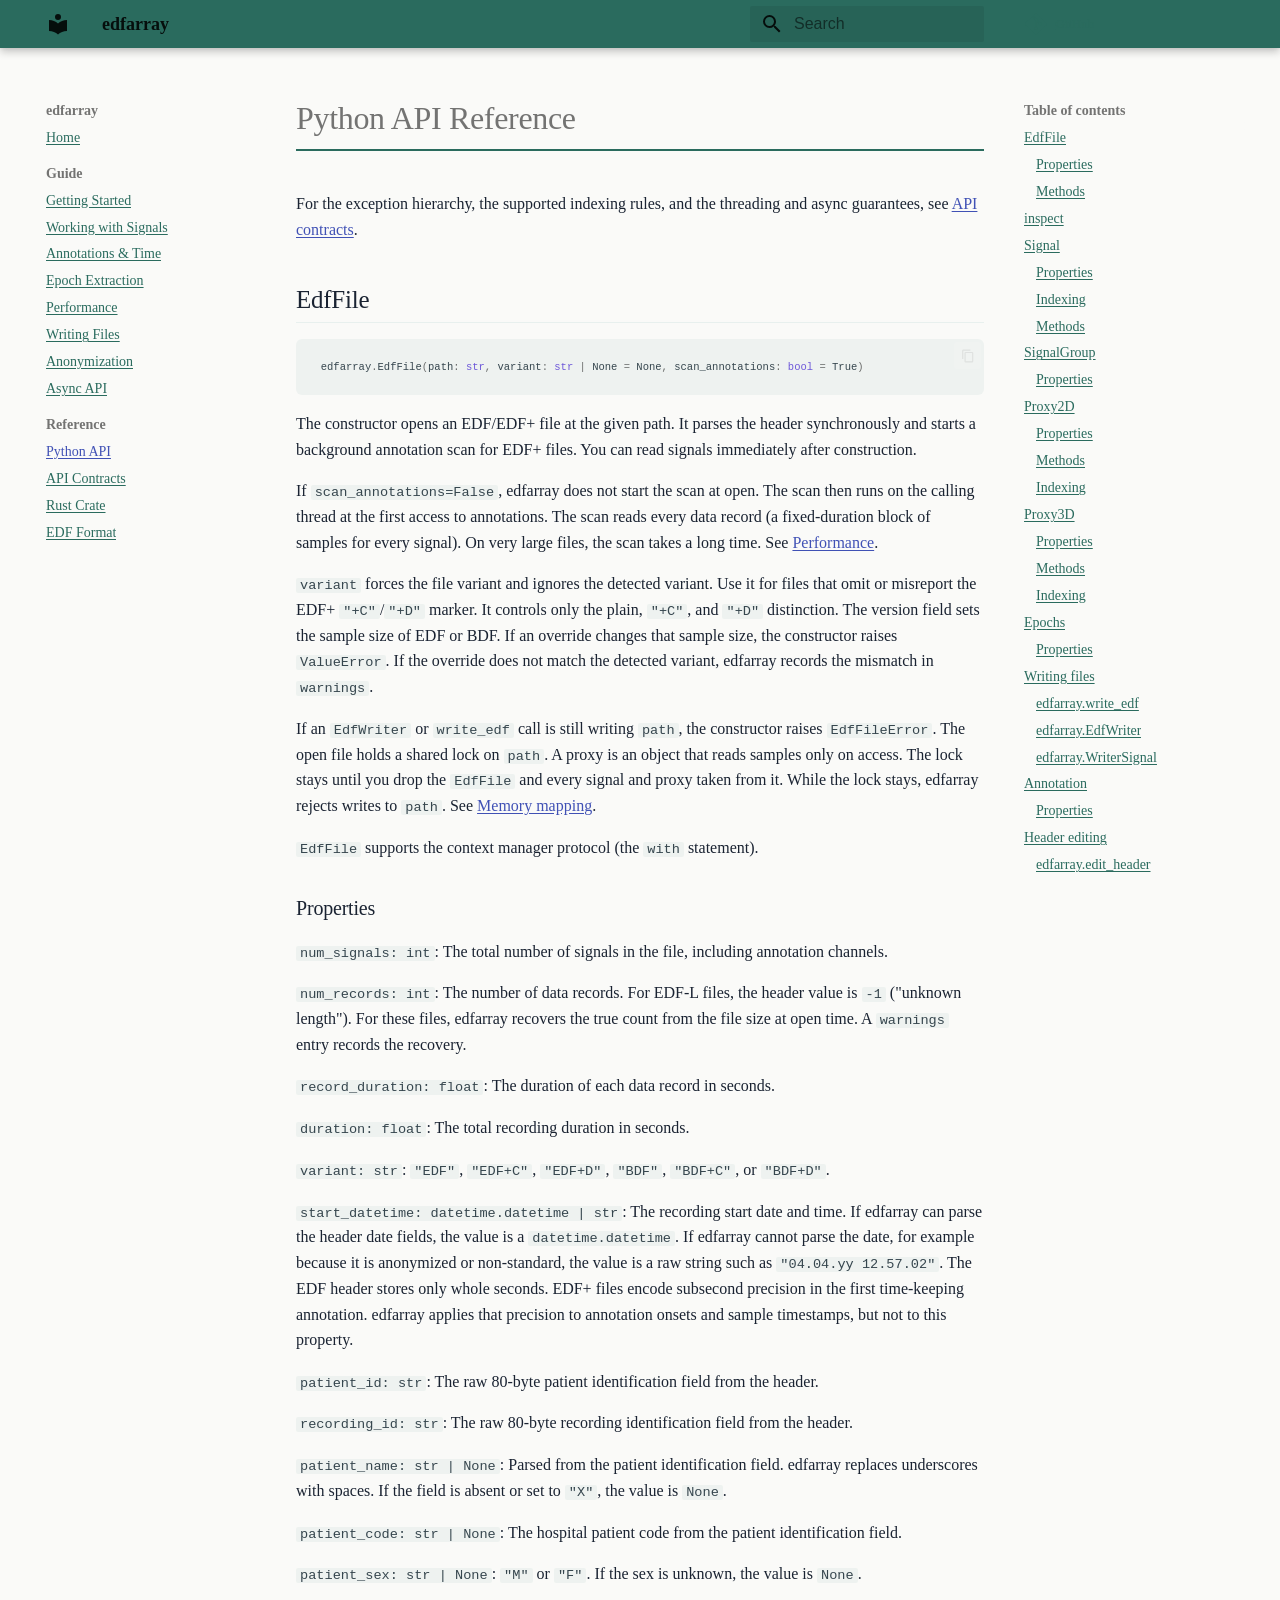
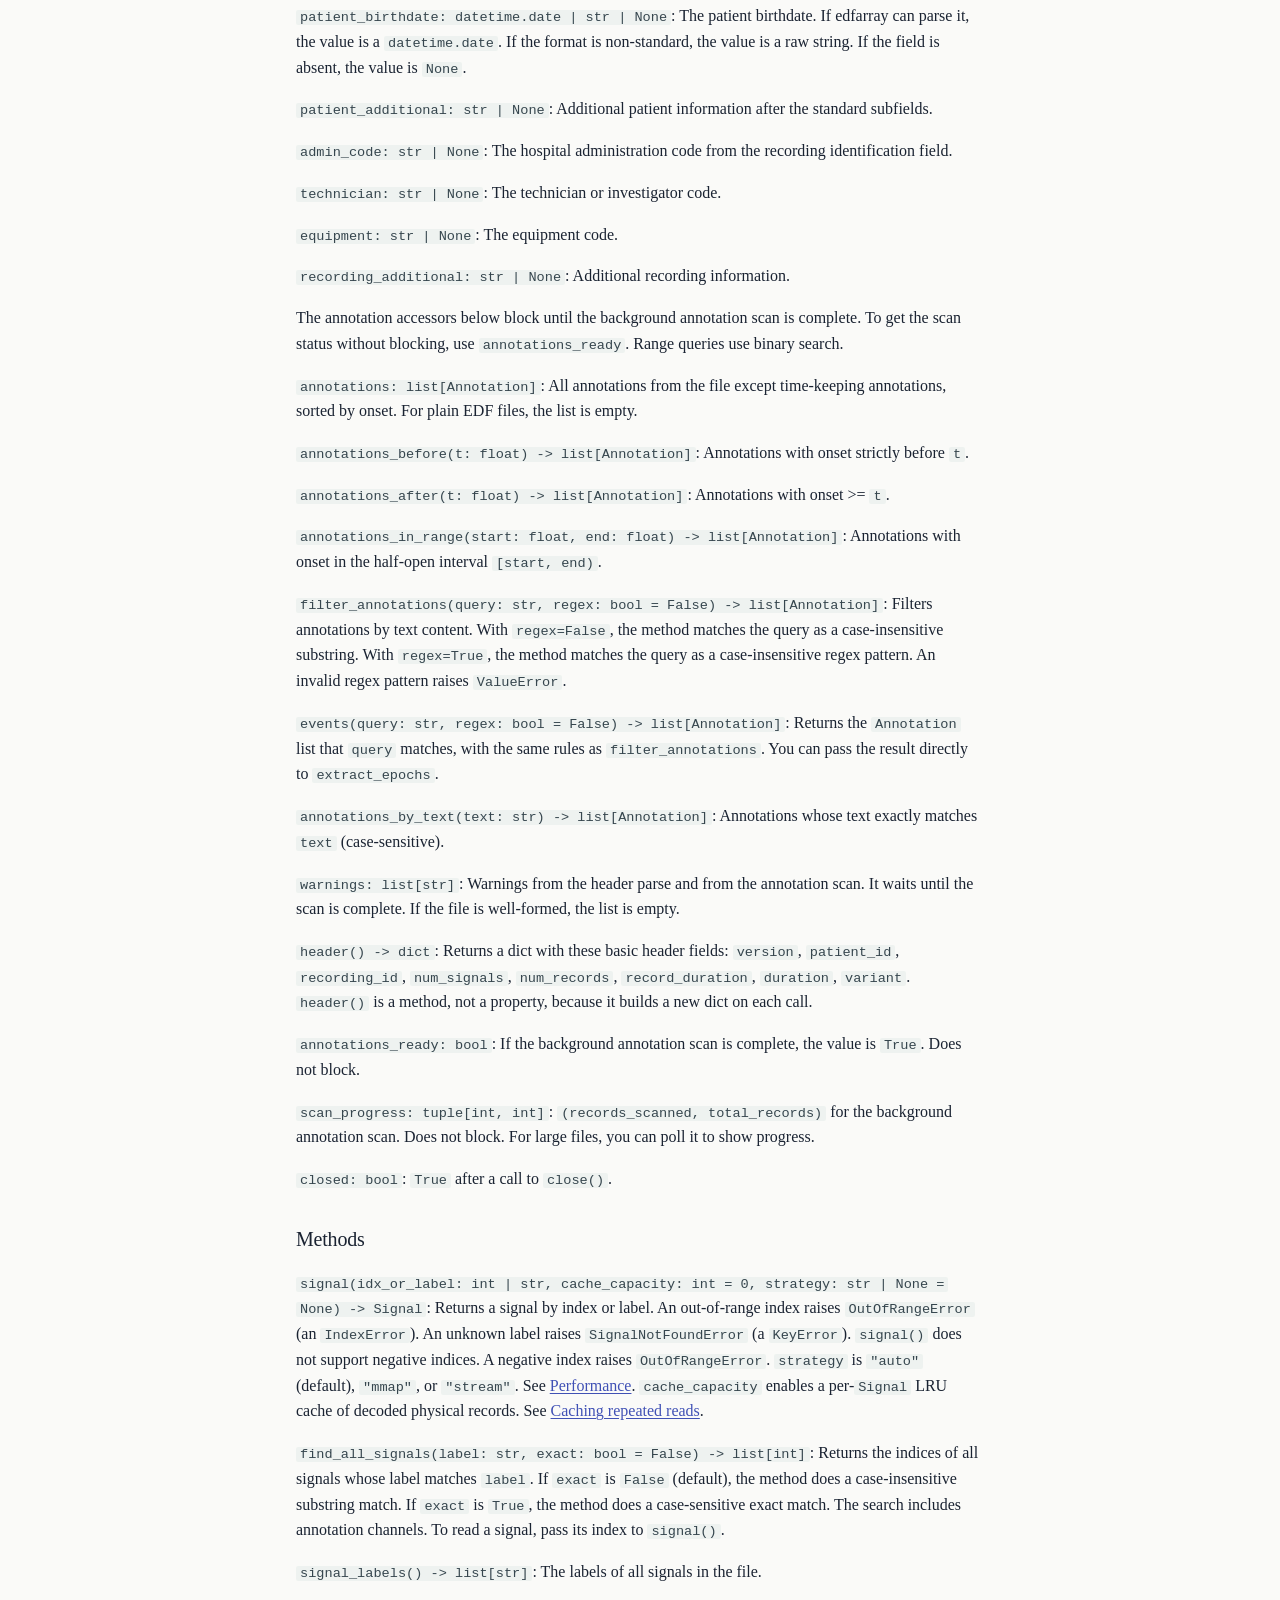
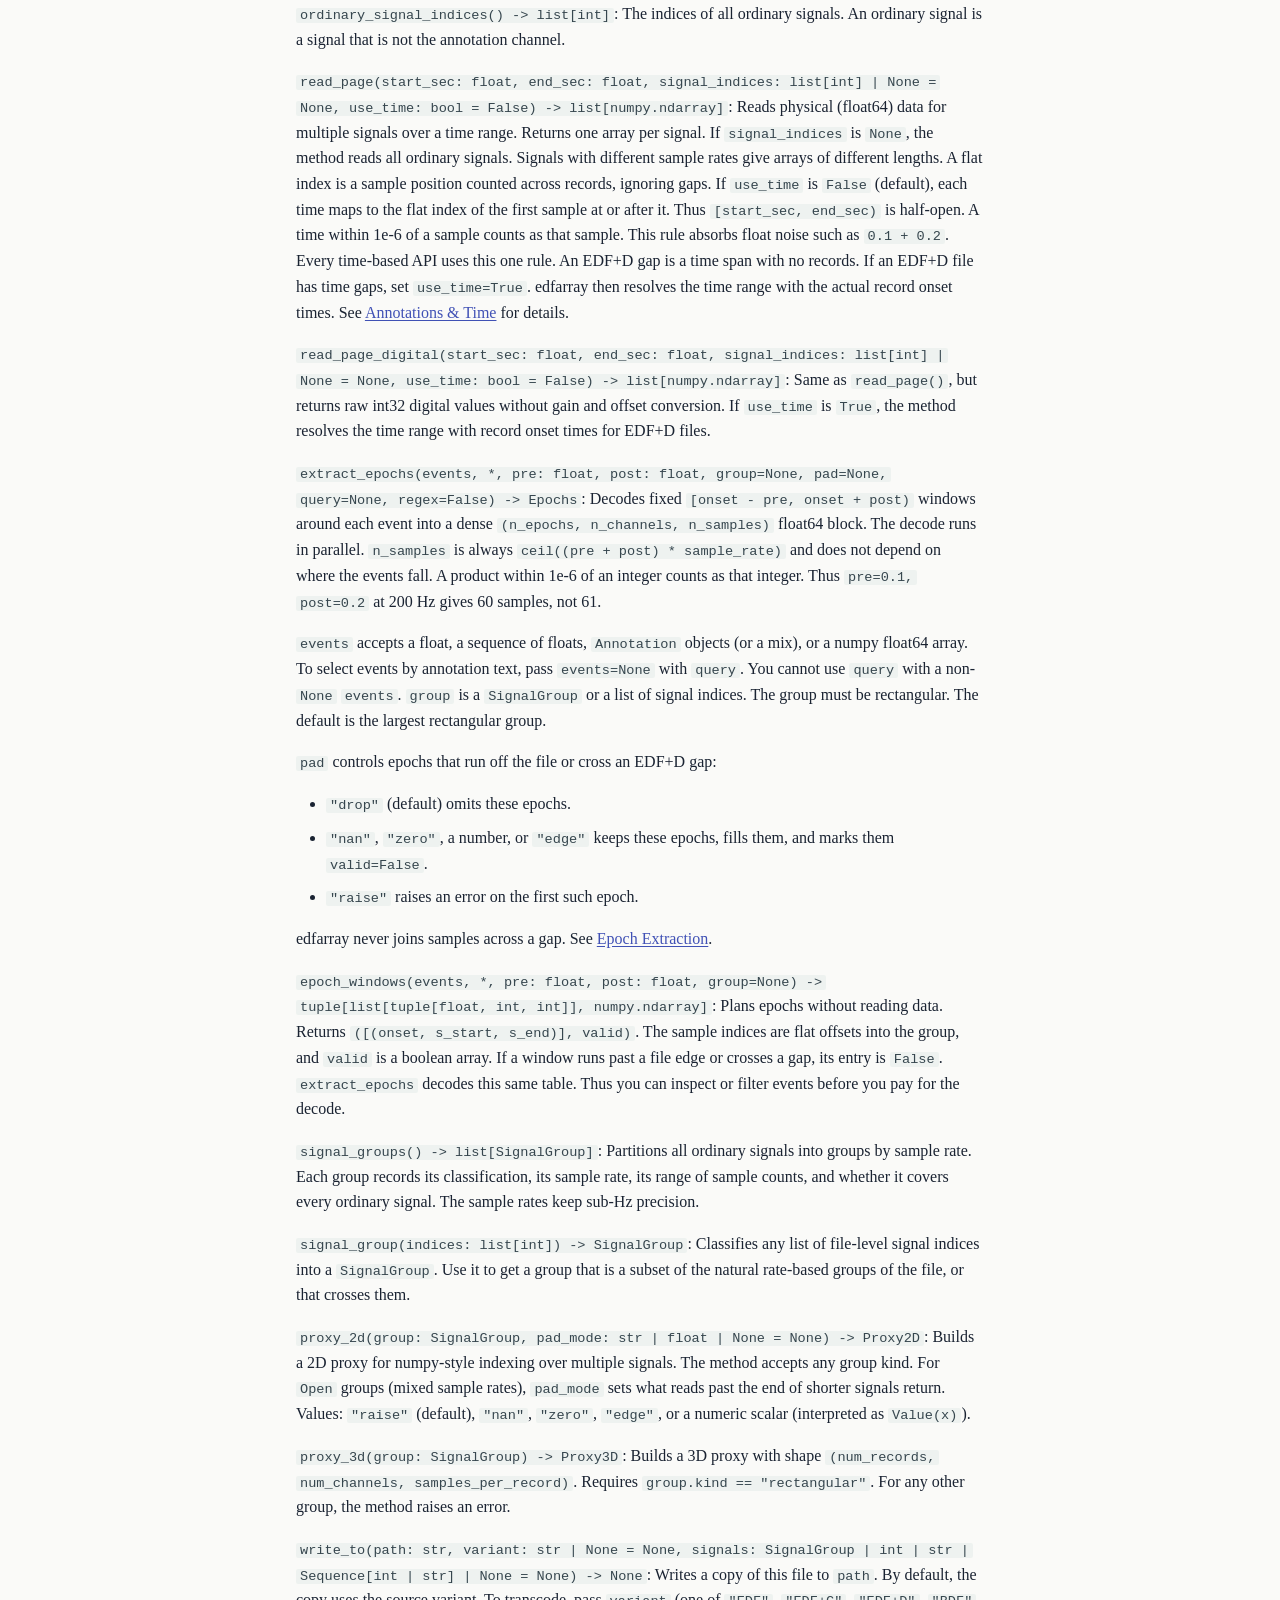
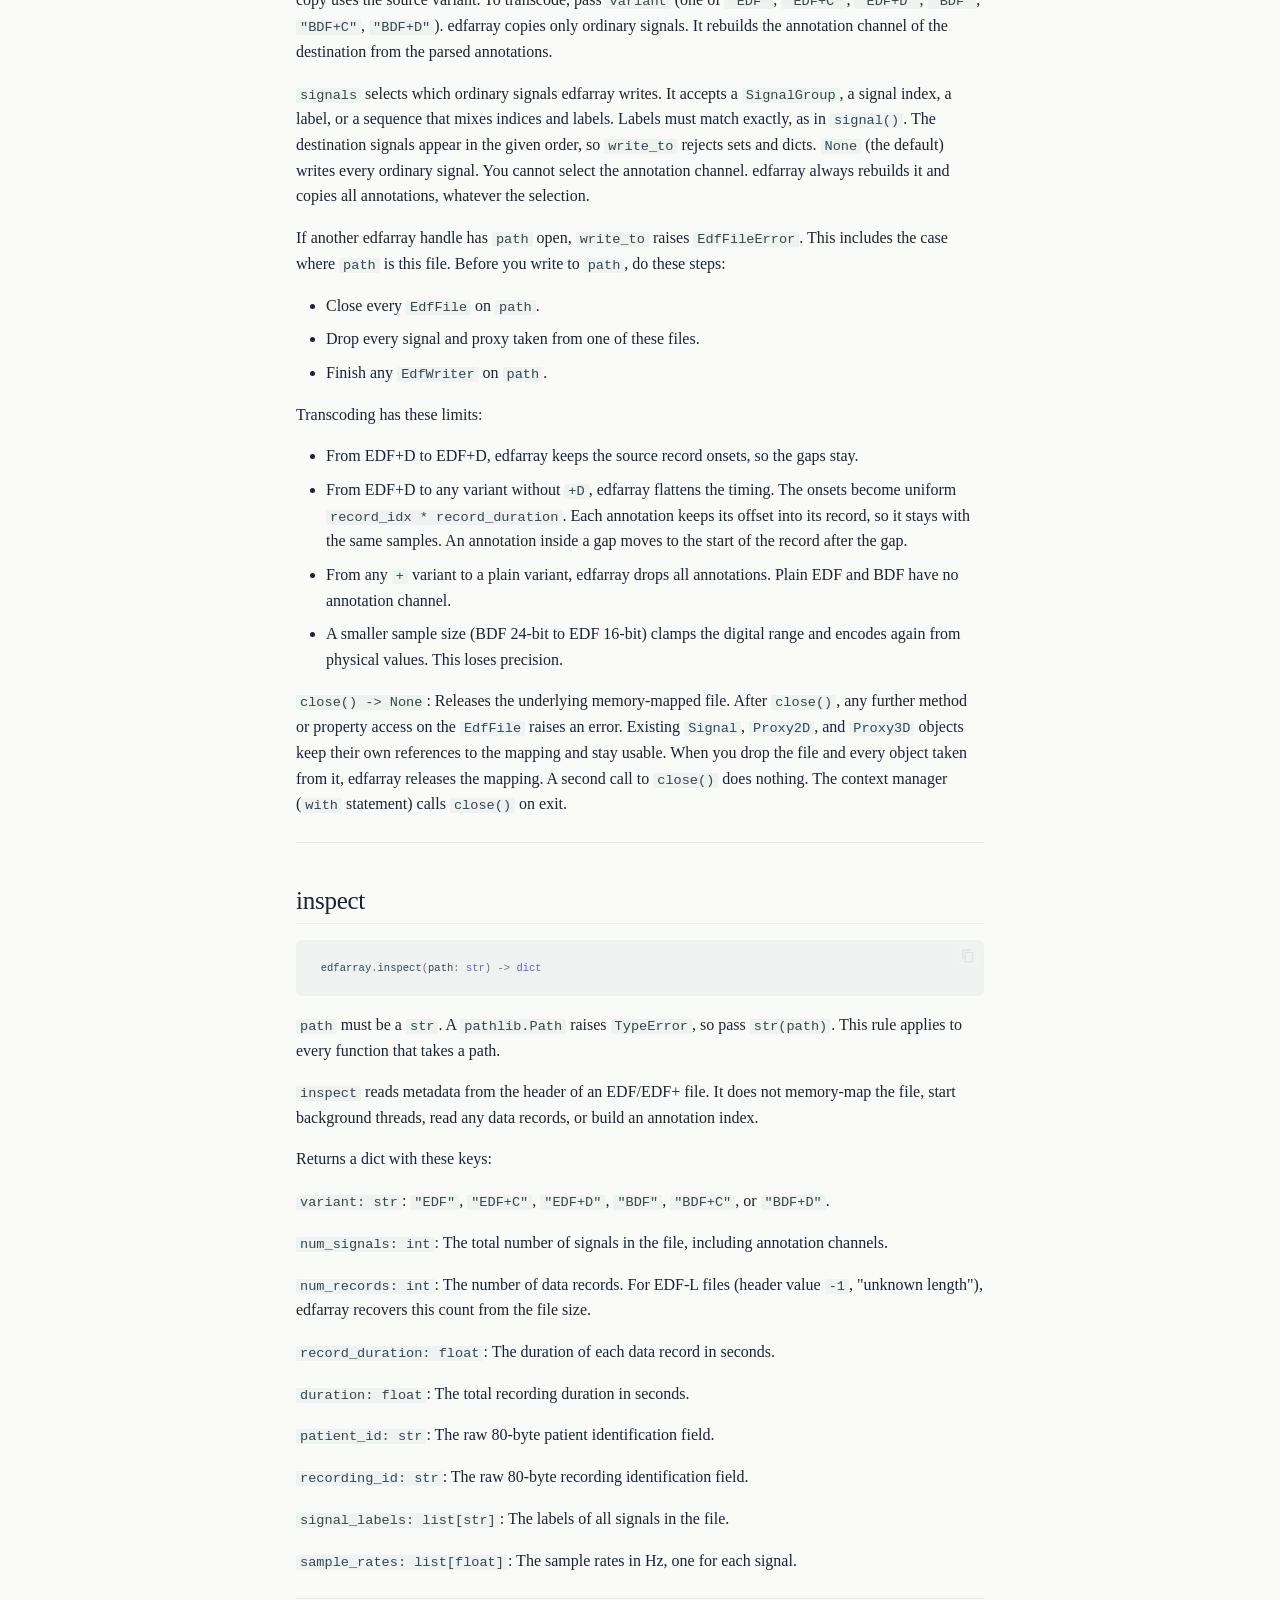
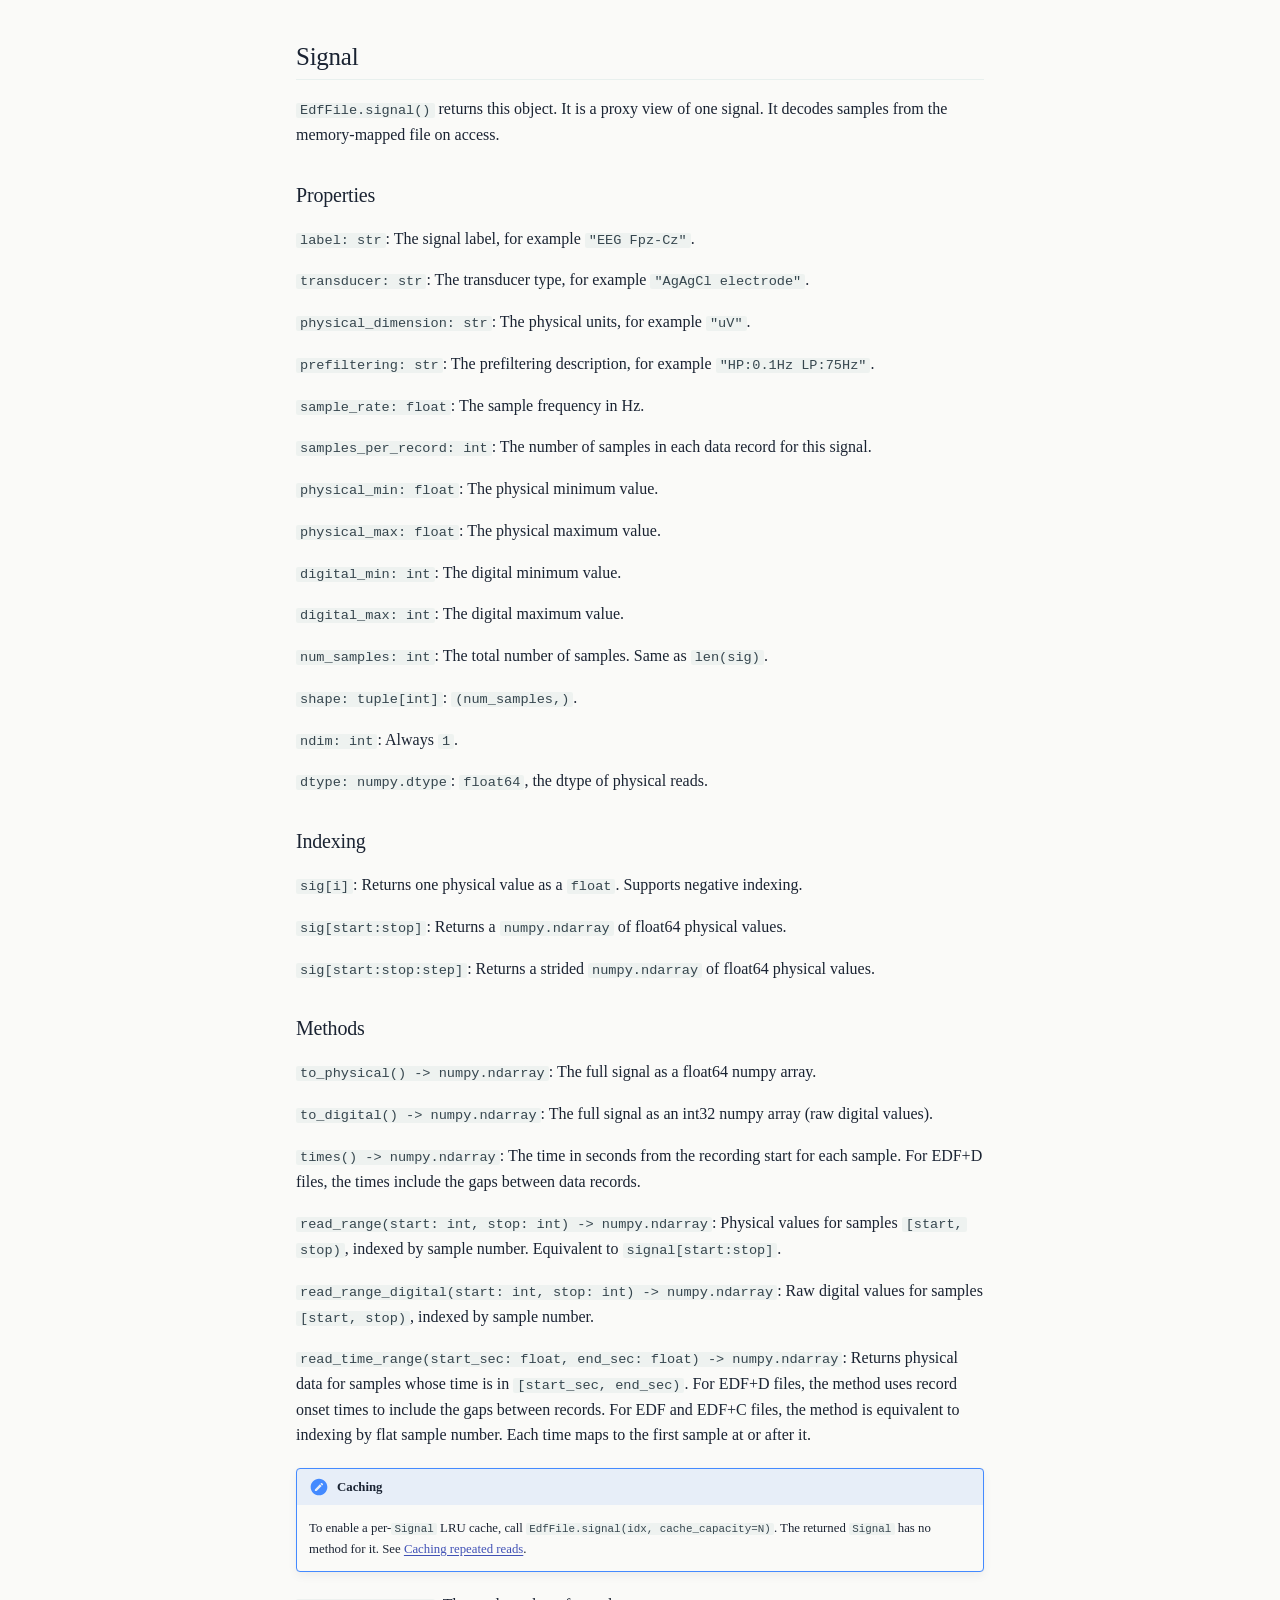
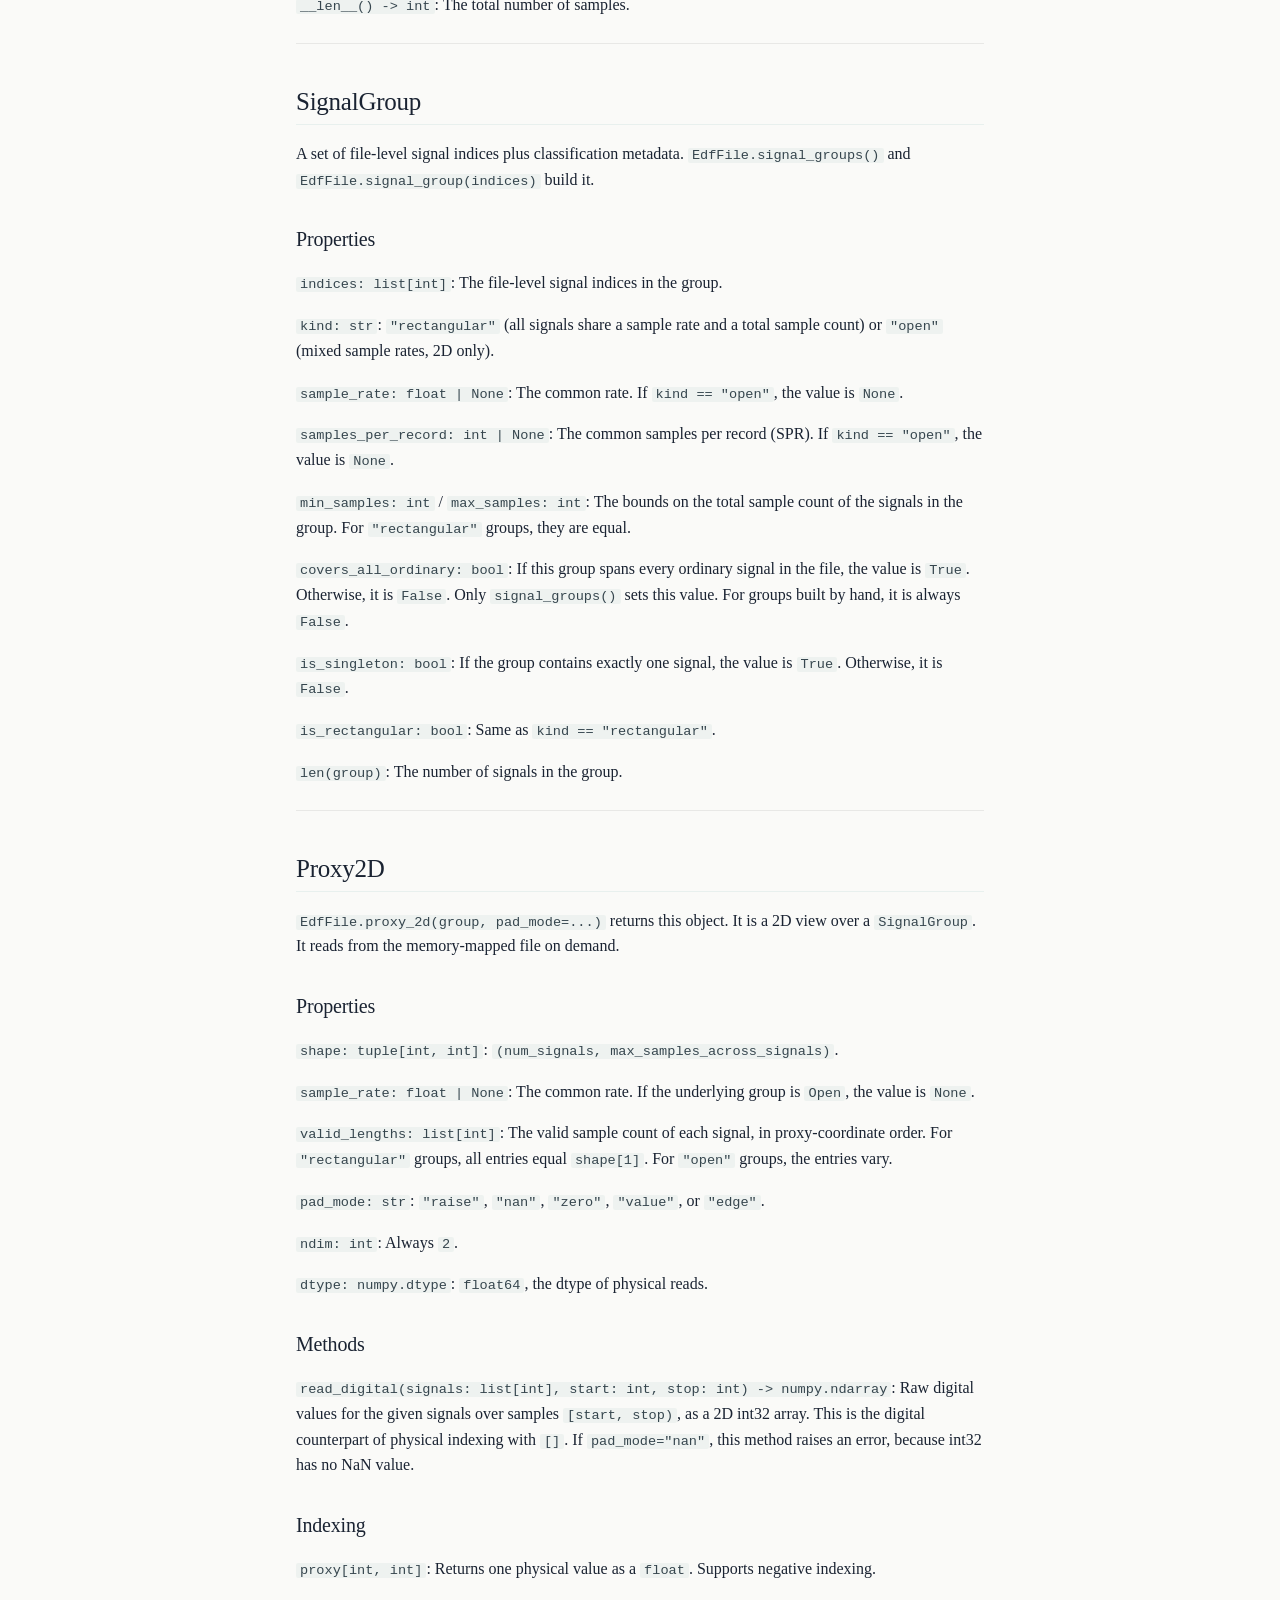
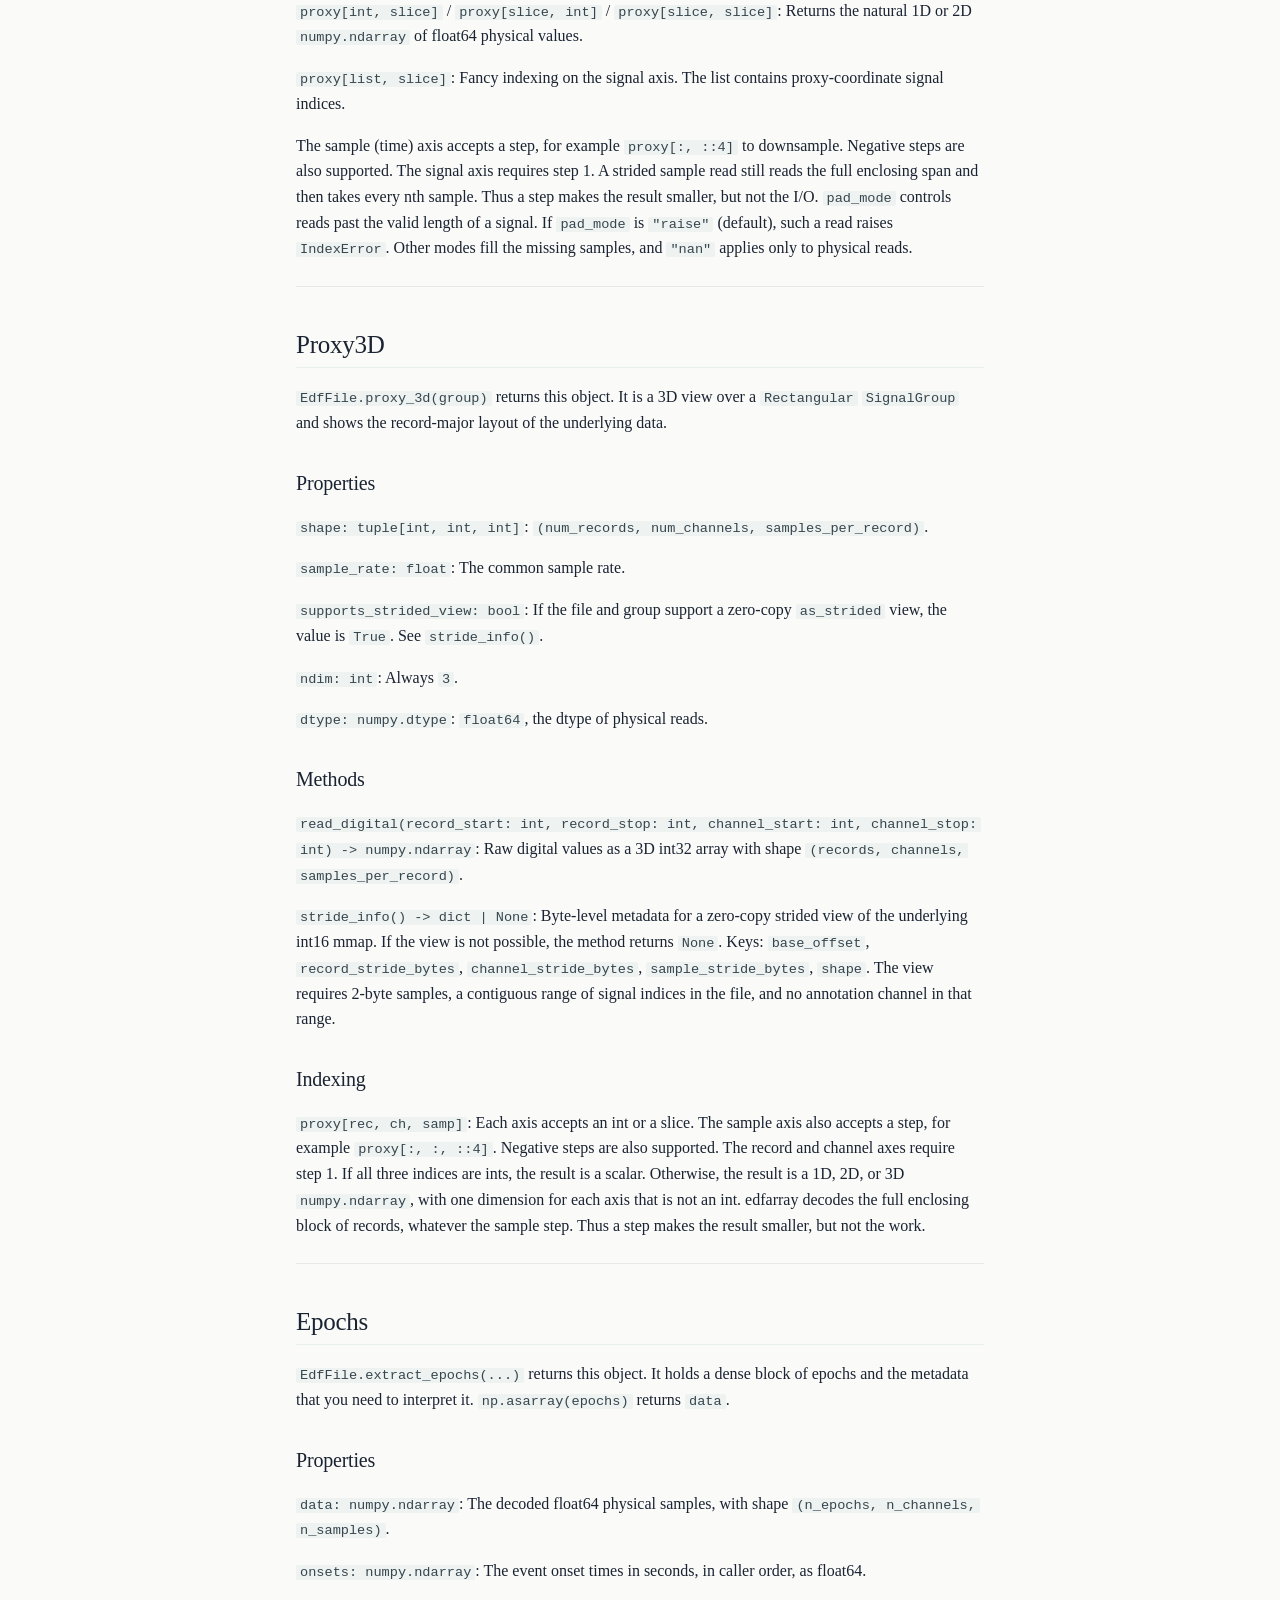
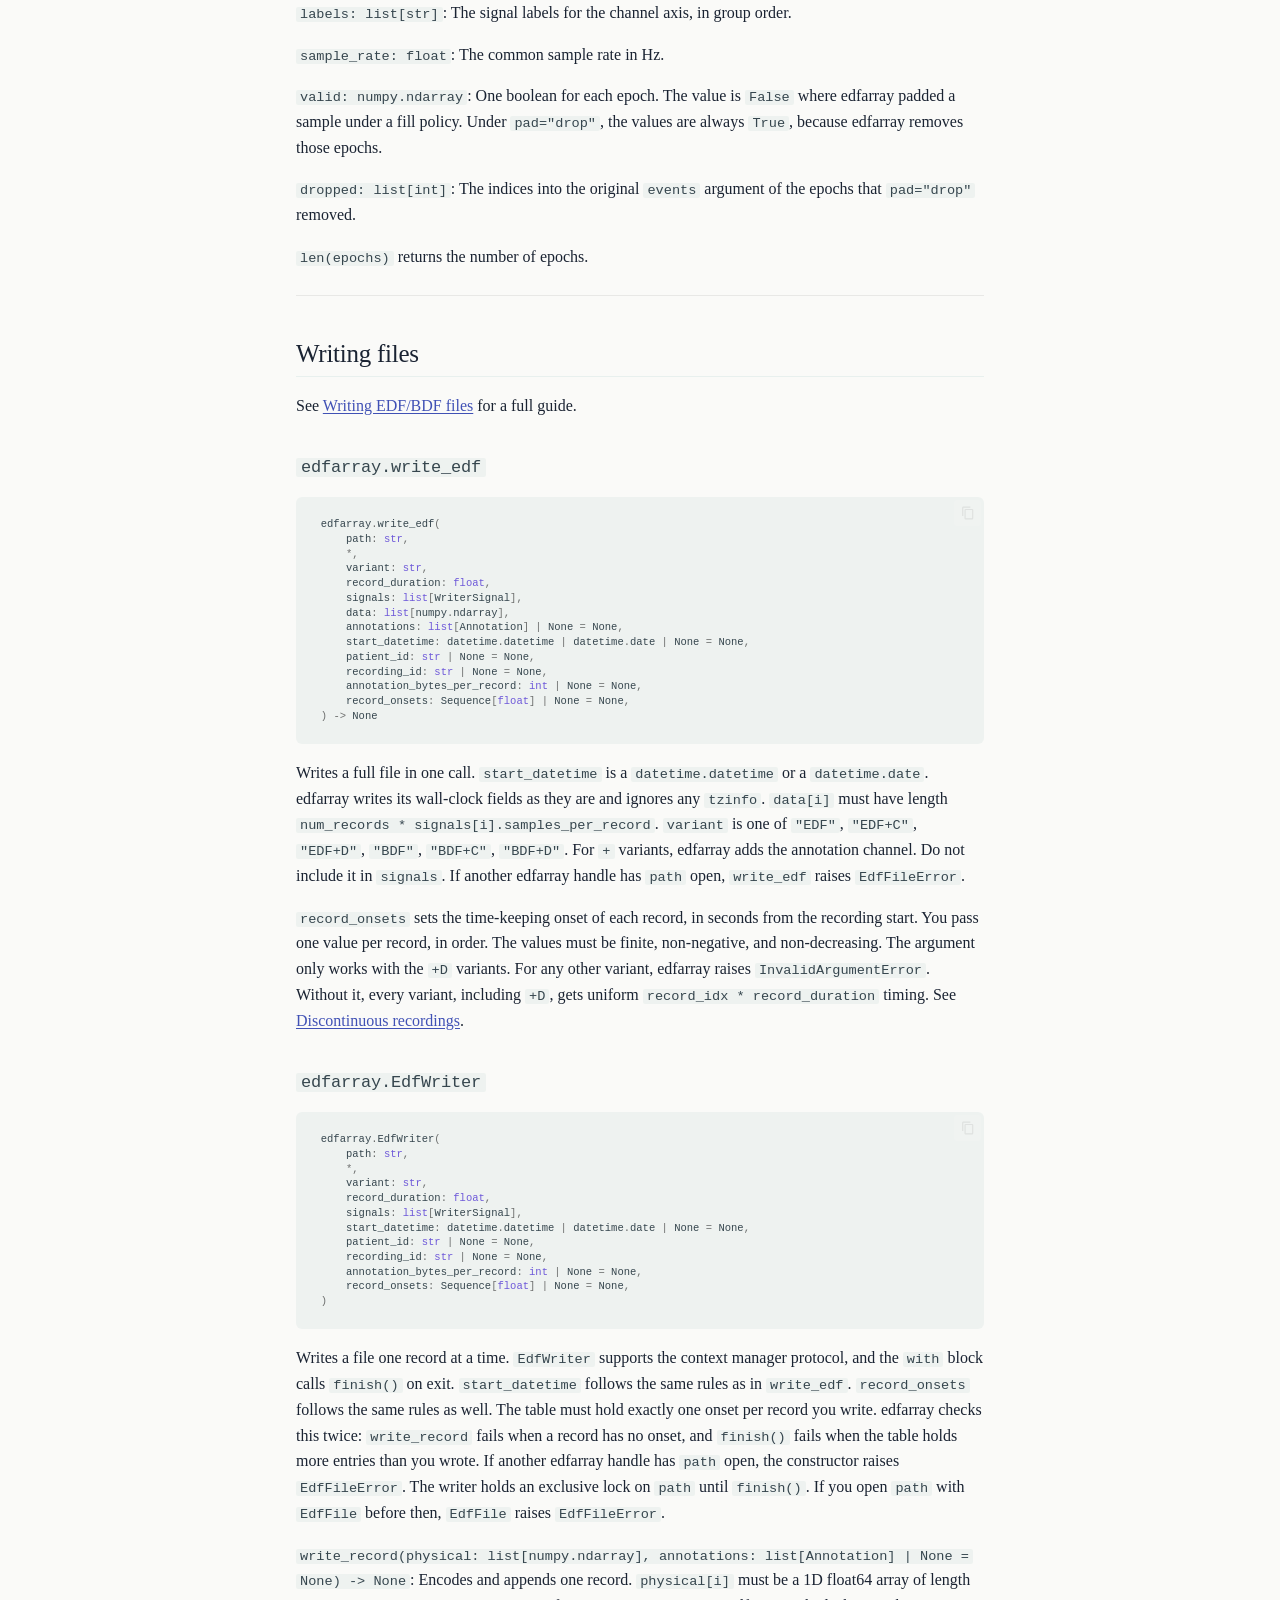
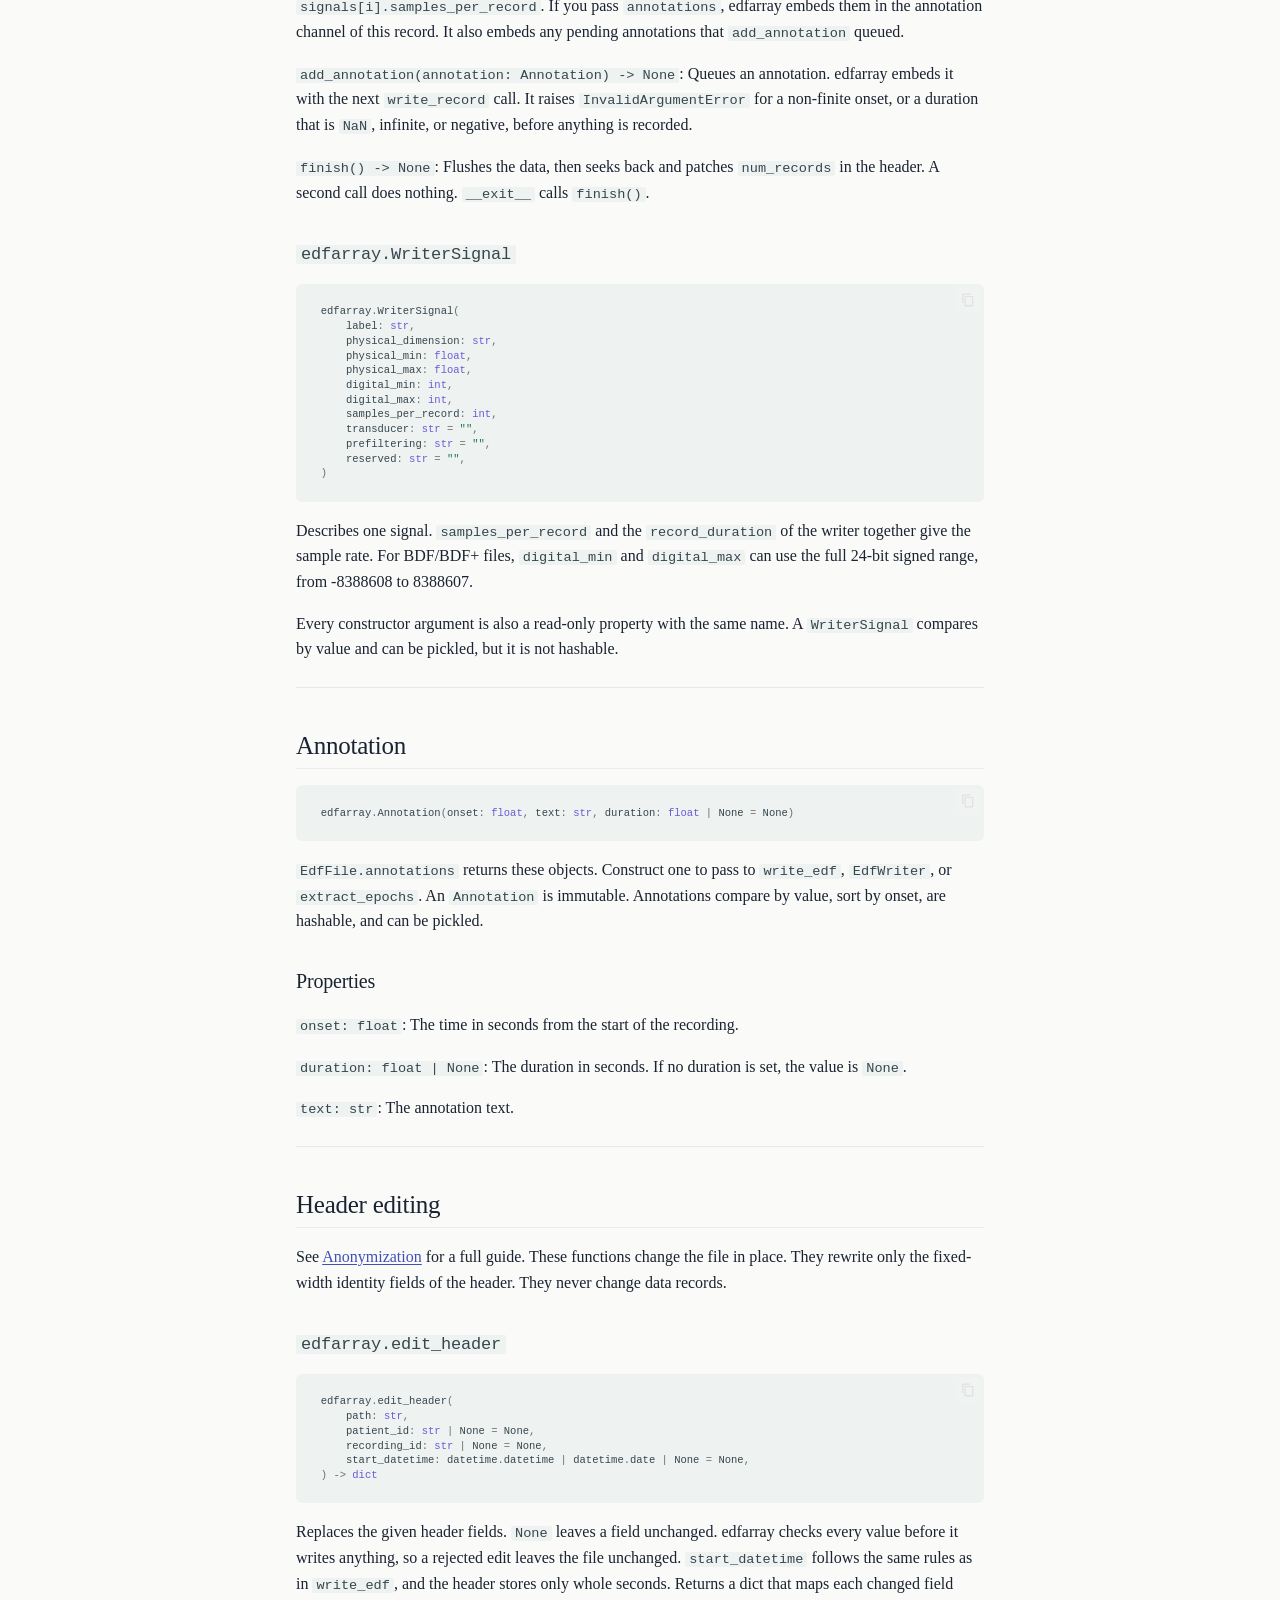
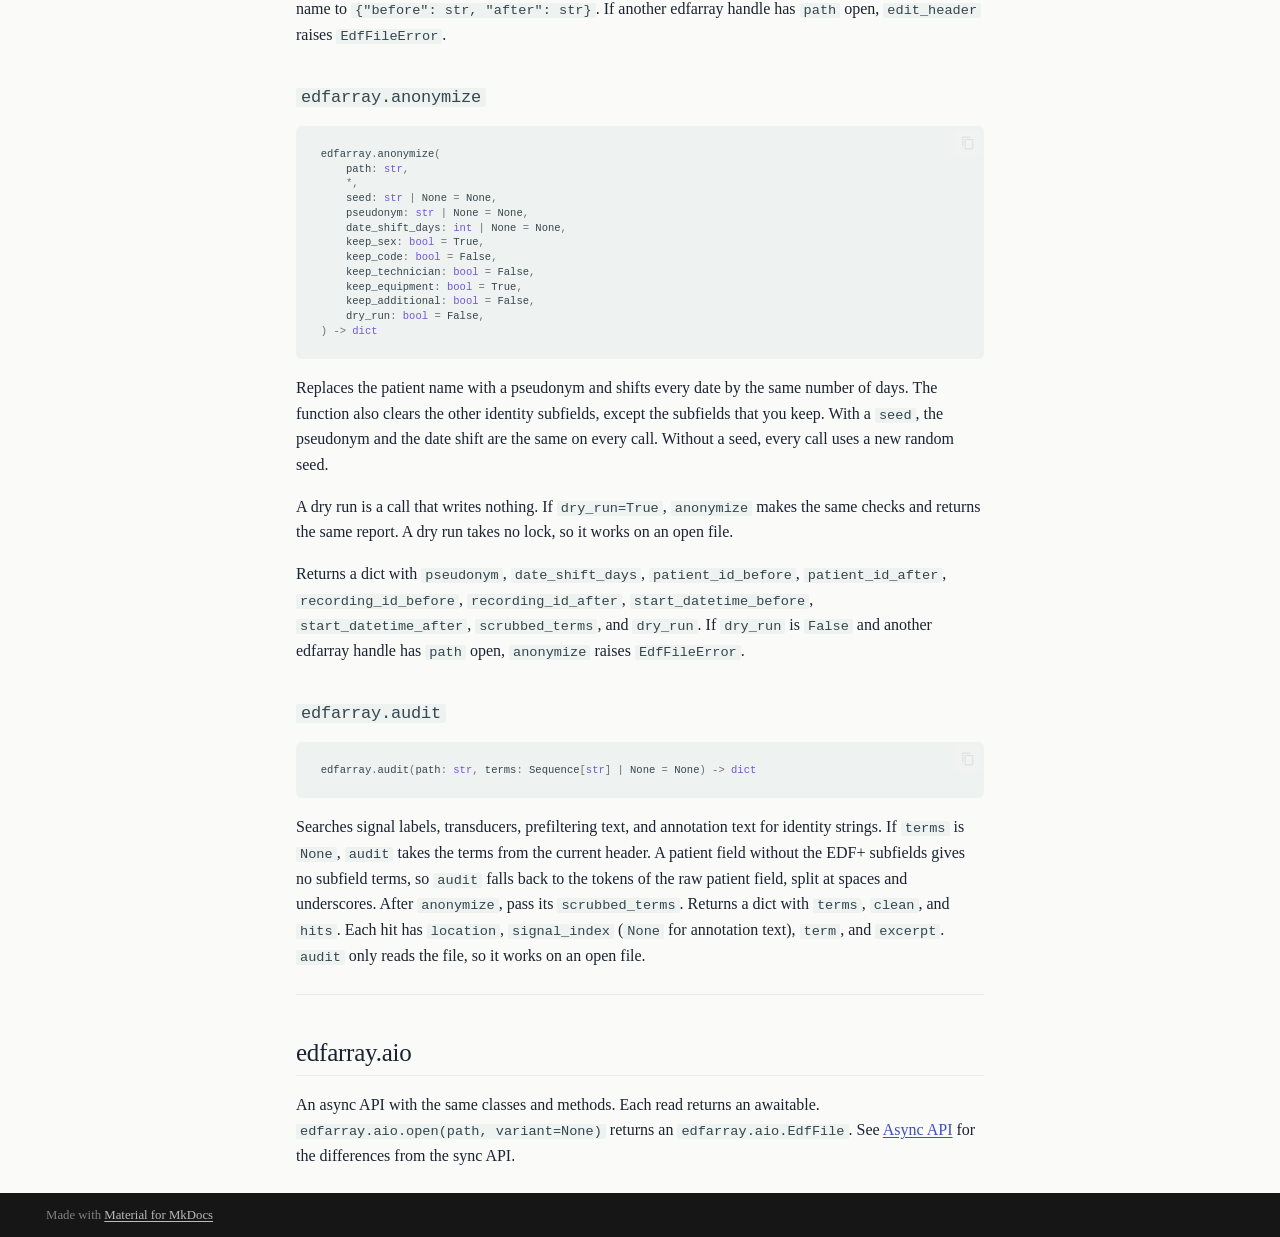
<file: reference/python-api/index.html>
<!doctype html>
<html lang="en" class="no-js">
  <head>
    
      <meta charset="utf-8">
      <meta name="viewport" content="width=device-width,initial-scale=1">
      
        <meta name="description" content="An EDF/EDF+ parser written in Rust with numpy-like Python bindings">
      
      
      
      
        <link rel="prev" href="../../guide/async/">
      
      
        <link rel="next" href="../contracts/">
      
      
        
      
      
      <link rel="icon" href="../../assets/images/favicon.png">
      <meta name="generator" content="mkdocs-1.6.1, mkdocs-material-9.7.5">
    
    
      
        <title>Python API - edfarray</title>
      
    
    
      <link rel="stylesheet" href="../../assets/stylesheets/main.484c7ddc.min.css">
      
        
        <link rel="stylesheet" href="../../assets/stylesheets/palette.ab4e12ef.min.css">
      
      


    
    
      
    
    
      
    
    
      <link rel="stylesheet" href="../../stylesheets/extra.css">
    
    <script>__md_scope=new URL("../..",location),__md_hash=e=>[...e].reduce(((e,_)=>(e<<5)-e+_.charCodeAt(0)),0),__md_get=(e,_=localStorage,t=__md_scope)=>JSON.parse(_.getItem(t.pathname+"."+e)),__md_set=(e,_,t=localStorage,a=__md_scope)=>{try{t.setItem(a.pathname+"."+e,JSON.stringify(_))}catch(e){}}</script>
    
      

    
    
  </head>
  
  
    
    
    
    
    
    <body dir="ltr" data-md-color-scheme="default" data-md-color-primary="white" data-md-color-accent="teal">
  
    
    <input class="md-toggle" data-md-toggle="drawer" type="checkbox" id="__drawer" autocomplete="off">
    <input class="md-toggle" data-md-toggle="search" type="checkbox" id="__search" autocomplete="off">
    <label class="md-overlay" for="__drawer"></label>
    <div data-md-component="skip">
      
        
        <a href="#python-api-reference" class="md-skip">
          Skip to content
        </a>
      
    </div>
    <div data-md-component="announce">
      
    </div>
    
    
      

  

<header class="md-header md-header--shadow" data-md-component="header">
  <nav class="md-header__inner md-grid" aria-label="Header">
    <a href="../.." title="edfarray" class="md-header__button md-logo" aria-label="edfarray" data-md-component="logo">
      
  
  <svg xmlns="http://www.w3.org/2000/svg" viewBox="0 0 24 24"><path d="M12 8a3 3 0 0 0 3-3 3 3 0 0 0-3-3 3 3 0 0 0-3 3 3 3 0 0 0 3 3m0 3.54C9.64 9.35 6.5 8 3 8v11c3.5 0 6.64 1.35 9 3.54 2.36-2.19 5.5-3.54 9-3.54V8c-3.5 0-6.64 1.35-9 3.54"/></svg>

    </a>
    <label class="md-header__button md-icon" for="__drawer">
      
      <svg xmlns="http://www.w3.org/2000/svg" viewBox="0 0 24 24"><path d="M3 6h18v2H3zm0 5h18v2H3zm0 5h18v2H3z"/></svg>
    </label>
    <div class="md-header__title" data-md-component="header-title">
      <div class="md-header__ellipsis">
        <div class="md-header__topic">
          <span class="md-ellipsis">
            edfarray
          </span>
        </div>
        <div class="md-header__topic" data-md-component="header-topic">
          <span class="md-ellipsis">
            
              Python API
            
          </span>
        </div>
      </div>
    </div>
    
      
    
    
    
    
      
      
        <label class="md-header__button md-icon" for="__search">
          
          <svg xmlns="http://www.w3.org/2000/svg" viewBox="0 0 24 24"><path d="M9.5 3A6.5 6.5 0 0 1 16 9.5c0 1.61-.59 3.09-1.56 4.23l.27.27h.79l5 5-1.5 1.5-5-5v-.79l-.27-.27A6.52 6.52 0 0 1 9.5 16 6.5 6.5 0 0 1 3 9.5 6.5 6.5 0 0 1 9.5 3m0 2C7 5 5 7 5 9.5S7 14 9.5 14 14 12 14 9.5 12 5 9.5 5"/></svg>
        </label>
        <div class="md-search" data-md-component="search" role="dialog">
  <label class="md-search__overlay" for="__search"></label>
  <div class="md-search__inner" role="search">
    <form class="md-search__form" name="search">
      <input type="text" class="md-search__input" name="query" aria-label="Search" placeholder="Search" autocapitalize="off" autocorrect="off" autocomplete="off" spellcheck="false" data-md-component="search-query" required>
      <label class="md-search__icon md-icon" for="__search">
        
        <svg xmlns="http://www.w3.org/2000/svg" viewBox="0 0 24 24"><path d="M9.5 3A6.5 6.5 0 0 1 16 9.5c0 1.61-.59 3.09-1.56 4.23l.27.27h.79l5 5-1.5 1.5-5-5v-.79l-.27-.27A6.52 6.52 0 0 1 9.5 16 6.5 6.5 0 0 1 3 9.5 6.5 6.5 0 0 1 9.5 3m0 2C7 5 5 7 5 9.5S7 14 9.5 14 14 12 14 9.5 12 5 9.5 5"/></svg>
        
        <svg xmlns="http://www.w3.org/2000/svg" viewBox="0 0 24 24"><path d="M20 11v2H8l5.5 5.5-1.42 1.42L4.16 12l7.92-7.92L13.5 5.5 8 11z"/></svg>
      </label>
      <nav class="md-search__options" aria-label="Search">
        
        <button type="reset" class="md-search__icon md-icon" title="Clear" aria-label="Clear" tabindex="-1">
          
          <svg xmlns="http://www.w3.org/2000/svg" viewBox="0 0 24 24"><path d="M19 6.41 17.59 5 12 10.59 6.41 5 5 6.41 10.59 12 5 17.59 6.41 19 12 13.41 17.59 19 19 17.59 13.41 12z"/></svg>
        </button>
      </nav>
      
    </form>
    <div class="md-search__output">
      <div class="md-search__scrollwrap" tabindex="0" data-md-scrollfix>
        <div class="md-search-result" data-md-component="search-result">
          <div class="md-search-result__meta">
            Initializing search
          </div>
          <ol class="md-search-result__list" role="presentation"></ol>
        </div>
      </div>
    </div>
  </div>
</div>
      
    
    
      <div class="md-header__source">
        <a href="https://github.com/bleemesser/edfarray" title="Go to repository" class="md-source" data-md-component="source">
  <div class="md-source__icon md-icon">
    
    <svg xmlns="http://www.w3.org/2000/svg" viewBox="0 0 448 512"><!--! Font Awesome Free 7.1.0 by @fontawesome - https://fontawesome.com License - https://fontawesome.com/license/free (Icons: CC BY 4.0, Fonts: SIL OFL 1.1, Code: MIT License) Copyright 2025 Fonticons, Inc.--><path d="M439.6 236.1 244 40.5c-5.4-5.5-12.8-8.5-20.4-8.5s-15 3-20.4 8.4L162.5 81l51.5 51.5c27.1-9.1 52.7 16.8 43.4 43.7l49.7 49.7c34.2-11.8 61.2 31 35.5 56.7-26.5 26.5-70.2-2.9-56-37.3L240.3 199v121.9c25.3 12.5 22.3 41.8 9.1 55-6.4 6.4-15.2 10.1-24.3 10.1s-17.8-3.6-24.3-10.1c-17.6-17.6-11.1-46.9 11.2-56v-123c-20.8-8.5-24.6-30.7-18.6-45L142.6 101 8.5 235.1C3 240.6 0 247.9 0 255.5s3 15 8.5 20.4l195.6 195.7c5.4 5.4 12.7 8.4 20.4 8.4s15-3 20.4-8.4l194.7-194.7c5.4-5.4 8.4-12.8 8.4-20.4s-3-15-8.4-20.4"/></svg>
  </div>
  <div class="md-source__repository">
    GitHub
  </div>
</a>
      </div>
    
  </nav>
  
</header>
    
    <div class="md-container" data-md-component="container">
      
      
        
          
        
      
      <main class="md-main" data-md-component="main">
        <div class="md-main__inner md-grid">
          
            
              
              <div class="md-sidebar md-sidebar--primary" data-md-component="sidebar" data-md-type="navigation" >
                <div class="md-sidebar__scrollwrap">
                  <div class="md-sidebar__inner">
                    



<nav class="md-nav md-nav--primary" aria-label="Navigation" data-md-level="0">
  <label class="md-nav__title" for="__drawer">
    <a href="../.." title="edfarray" class="md-nav__button md-logo" aria-label="edfarray" data-md-component="logo">
      
  
  <svg xmlns="http://www.w3.org/2000/svg" viewBox="0 0 24 24"><path d="M12 8a3 3 0 0 0 3-3 3 3 0 0 0-3-3 3 3 0 0 0-3 3 3 3 0 0 0 3 3m0 3.54C9.64 9.35 6.5 8 3 8v11c3.5 0 6.64 1.35 9 3.54 2.36-2.19 5.5-3.54 9-3.54V8c-3.5 0-6.64 1.35-9 3.54"/></svg>

    </a>
    edfarray
  </label>
  
    <div class="md-nav__source">
      <a href="https://github.com/bleemesser/edfarray" title="Go to repository" class="md-source" data-md-component="source">
  <div class="md-source__icon md-icon">
    
    <svg xmlns="http://www.w3.org/2000/svg" viewBox="0 0 448 512"><!--! Font Awesome Free 7.1.0 by @fontawesome - https://fontawesome.com License - https://fontawesome.com/license/free (Icons: CC BY 4.0, Fonts: SIL OFL 1.1, Code: MIT License) Copyright 2025 Fonticons, Inc.--><path d="M439.6 236.1 244 40.5c-5.4-5.5-12.8-8.5-20.4-8.5s-15 3-20.4 8.4L162.5 81l51.5 51.5c27.1-9.1 52.7 16.8 43.4 43.7l49.7 49.7c34.2-11.8 61.2 31 35.5 56.7-26.5 26.5-70.2-2.9-56-37.3L240.3 199v121.9c25.3 12.5 22.3 41.8 9.1 55-6.4 6.4-15.2 10.1-24.3 10.1s-17.8-3.6-24.3-10.1c-17.6-17.6-11.1-46.9 11.2-56v-123c-20.8-8.5-24.6-30.7-18.6-45L142.6 101 8.5 235.1C3 240.6 0 247.9 0 255.5s3 15 8.5 20.4l195.6 195.7c5.4 5.4 12.7 8.4 20.4 8.4s15-3 20.4-8.4l194.7-194.7c5.4-5.4 8.4-12.8 8.4-20.4s-3-15-8.4-20.4"/></svg>
  </div>
  <div class="md-source__repository">
    GitHub
  </div>
</a>
    </div>
  
  <ul class="md-nav__list" data-md-scrollfix>
    
      
      
  
  
  
  
    <li class="md-nav__item">
      <a href="../.." class="md-nav__link">
        
  
  
  <span class="md-ellipsis">
    
  
    Home
  

    
  </span>
  
  

      </a>
    </li>
  

    
      
      
  
  
  
  
    
    
    
    
      
        
        
      
    
    
    <li class="md-nav__item md-nav__item--section md-nav__item--nested">
      
        
        
          
        
        <input class="md-nav__toggle md-toggle md-toggle--indeterminate" type="checkbox" id="__nav_2" >
        
          
          <label class="md-nav__link" for="__nav_2" id="__nav_2_label" tabindex="">
            
  
  
  <span class="md-ellipsis">
    
  
    Guide
  

    
  </span>
  
  

            <span class="md-nav__icon md-icon"></span>
          </label>
        
        <nav class="md-nav" data-md-level="1" aria-labelledby="__nav_2_label" aria-expanded="false">
          <label class="md-nav__title" for="__nav_2">
            <span class="md-nav__icon md-icon"></span>
            
  
    Guide
  

          </label>
          <ul class="md-nav__list" data-md-scrollfix>
            
              
                
  
  
  
  
    <li class="md-nav__item">
      <a href="../../guide/getting-started/" class="md-nav__link">
        
  
  
  <span class="md-ellipsis">
    
  
    Getting Started
  

    
  </span>
  
  

      </a>
    </li>
  

              
            
              
                
  
  
  
  
    <li class="md-nav__item">
      <a href="../../guide/signals/" class="md-nav__link">
        
  
  
  <span class="md-ellipsis">
    
  
    Working with Signals
  

    
  </span>
  
  

      </a>
    </li>
  

              
            
              
                
  
  
  
  
    <li class="md-nav__item">
      <a href="../../guide/annotations/" class="md-nav__link">
        
  
  
  <span class="md-ellipsis">
    
  
    Annotations & Time
  

    
  </span>
  
  

      </a>
    </li>
  

              
            
              
                
  
  
  
  
    <li class="md-nav__item">
      <a href="../../guide/epochs/" class="md-nav__link">
        
  
  
  <span class="md-ellipsis">
    
  
    Epoch Extraction
  

    
  </span>
  
  

      </a>
    </li>
  

              
            
              
                
  
  
  
  
    <li class="md-nav__item">
      <a href="../../guide/performance/" class="md-nav__link">
        
  
  
  <span class="md-ellipsis">
    
  
    Performance
  

    
  </span>
  
  

      </a>
    </li>
  

              
            
              
                
  
  
  
  
    <li class="md-nav__item">
      <a href="../../guide/writing/" class="md-nav__link">
        
  
  
  <span class="md-ellipsis">
    
  
    Writing Files
  

    
  </span>
  
  

      </a>
    </li>
  

              
            
              
                
  
  
  
  
    <li class="md-nav__item">
      <a href="../../guide/anonymization/" class="md-nav__link">
        
  
  
  <span class="md-ellipsis">
    
  
    Anonymization
  

    
  </span>
  
  

      </a>
    </li>
  

              
            
              
                
  
  
  
  
    <li class="md-nav__item">
      <a href="../../guide/async/" class="md-nav__link">
        
  
  
  <span class="md-ellipsis">
    
  
    Async API
  

    
  </span>
  
  

      </a>
    </li>
  

              
            
          </ul>
        </nav>
      
    </li>
  

    
      
      
  
  
    
  
  
  
    
    
    
    
      
        
        
      
    
    
    <li class="md-nav__item md-nav__item--active md-nav__item--section md-nav__item--nested">
      
        
        
        <input class="md-nav__toggle md-toggle " type="checkbox" id="__nav_3" checked>
        
          
          <label class="md-nav__link" for="__nav_3" id="__nav_3_label" tabindex="">
            
  
  
  <span class="md-ellipsis">
    
  
    Reference
  

    
  </span>
  
  

            <span class="md-nav__icon md-icon"></span>
          </label>
        
        <nav class="md-nav" data-md-level="1" aria-labelledby="__nav_3_label" aria-expanded="true">
          <label class="md-nav__title" for="__nav_3">
            <span class="md-nav__icon md-icon"></span>
            
  
    Reference
  

          </label>
          <ul class="md-nav__list" data-md-scrollfix>
            
              
                
  
  
    
  
  
  
    <li class="md-nav__item md-nav__item--active">
      
      <input class="md-nav__toggle md-toggle" type="checkbox" id="__toc">
      
      
        
      
      
        <label class="md-nav__link md-nav__link--active" for="__toc">
          
  
  
  <span class="md-ellipsis">
    
  
    Python API
  

    
  </span>
  
  

          <span class="md-nav__icon md-icon"></span>
        </label>
      
      <a href="./" class="md-nav__link md-nav__link--active">
        
  
  
  <span class="md-ellipsis">
    
  
    Python API
  

    
  </span>
  
  

      </a>
      
        

<nav class="md-nav md-nav--secondary" aria-label="Table of contents">
  
  
  
    
  
  
    <label class="md-nav__title" for="__toc">
      <span class="md-nav__icon md-icon"></span>
      Table of contents
    </label>
    <ul class="md-nav__list" data-md-component="toc" data-md-scrollfix>
      
        <li class="md-nav__item">
  <a href="#edffile" class="md-nav__link">
    <span class="md-ellipsis">
      
        EdfFile
      
    </span>
  </a>
  
    <nav class="md-nav" aria-label="EdfFile">
      <ul class="md-nav__list">
        
          <li class="md-nav__item">
  <a href="#properties" class="md-nav__link">
    <span class="md-ellipsis">
      
        Properties
      
    </span>
  </a>
  
</li>
        
          <li class="md-nav__item">
  <a href="#methods" class="md-nav__link">
    <span class="md-ellipsis">
      
        Methods
      
    </span>
  </a>
  
</li>
        
      </ul>
    </nav>
  
</li>
      
        <li class="md-nav__item">
  <a href="#inspect" class="md-nav__link">
    <span class="md-ellipsis">
      
        inspect
      
    </span>
  </a>
  
</li>
      
        <li class="md-nav__item">
  <a href="#signal" class="md-nav__link">
    <span class="md-ellipsis">
      
        Signal
      
    </span>
  </a>
  
    <nav class="md-nav" aria-label="Signal">
      <ul class="md-nav__list">
        
          <li class="md-nav__item">
  <a href="#properties_1" class="md-nav__link">
    <span class="md-ellipsis">
      
        Properties
      
    </span>
  </a>
  
</li>
        
          <li class="md-nav__item">
  <a href="#indexing" class="md-nav__link">
    <span class="md-ellipsis">
      
        Indexing
      
    </span>
  </a>
  
</li>
        
          <li class="md-nav__item">
  <a href="#methods_1" class="md-nav__link">
    <span class="md-ellipsis">
      
        Methods
      
    </span>
  </a>
  
</li>
        
      </ul>
    </nav>
  
</li>
      
        <li class="md-nav__item">
  <a href="#signalgroup" class="md-nav__link">
    <span class="md-ellipsis">
      
        SignalGroup
      
    </span>
  </a>
  
    <nav class="md-nav" aria-label="SignalGroup">
      <ul class="md-nav__list">
        
          <li class="md-nav__item">
  <a href="#properties_2" class="md-nav__link">
    <span class="md-ellipsis">
      
        Properties
      
    </span>
  </a>
  
</li>
        
      </ul>
    </nav>
  
</li>
      
        <li class="md-nav__item">
  <a href="#proxy2d" class="md-nav__link">
    <span class="md-ellipsis">
      
        Proxy2D
      
    </span>
  </a>
  
    <nav class="md-nav" aria-label="Proxy2D">
      <ul class="md-nav__list">
        
          <li class="md-nav__item">
  <a href="#properties_3" class="md-nav__link">
    <span class="md-ellipsis">
      
        Properties
      
    </span>
  </a>
  
</li>
        
          <li class="md-nav__item">
  <a href="#methods_2" class="md-nav__link">
    <span class="md-ellipsis">
      
        Methods
      
    </span>
  </a>
  
</li>
        
          <li class="md-nav__item">
  <a href="#indexing_1" class="md-nav__link">
    <span class="md-ellipsis">
      
        Indexing
      
    </span>
  </a>
  
</li>
        
      </ul>
    </nav>
  
</li>
      
        <li class="md-nav__item">
  <a href="#proxy3d" class="md-nav__link">
    <span class="md-ellipsis">
      
        Proxy3D
      
    </span>
  </a>
  
    <nav class="md-nav" aria-label="Proxy3D">
      <ul class="md-nav__list">
        
          <li class="md-nav__item">
  <a href="#properties_4" class="md-nav__link">
    <span class="md-ellipsis">
      
        Properties
      
    </span>
  </a>
  
</li>
        
          <li class="md-nav__item">
  <a href="#methods_3" class="md-nav__link">
    <span class="md-ellipsis">
      
        Methods
      
    </span>
  </a>
  
</li>
        
          <li class="md-nav__item">
  <a href="#indexing_2" class="md-nav__link">
    <span class="md-ellipsis">
      
        Indexing
      
    </span>
  </a>
  
</li>
        
      </ul>
    </nav>
  
</li>
      
        <li class="md-nav__item">
  <a href="#epochs" class="md-nav__link">
    <span class="md-ellipsis">
      
        Epochs
      
    </span>
  </a>
  
    <nav class="md-nav" aria-label="Epochs">
      <ul class="md-nav__list">
        
          <li class="md-nav__item">
  <a href="#properties_5" class="md-nav__link">
    <span class="md-ellipsis">
      
        Properties
      
    </span>
  </a>
  
</li>
        
      </ul>
    </nav>
  
</li>
      
        <li class="md-nav__item">
  <a href="#writing-files" class="md-nav__link">
    <span class="md-ellipsis">
      
        Writing files
      
    </span>
  </a>
  
    <nav class="md-nav" aria-label="Writing files">
      <ul class="md-nav__list">
        
          <li class="md-nav__item">
  <a href="#edfarraywrite_edf" class="md-nav__link">
    <span class="md-ellipsis">
      
        edfarray.write_edf
      
    </span>
  </a>
  
</li>
        
          <li class="md-nav__item">
  <a href="#edfarrayedfwriter" class="md-nav__link">
    <span class="md-ellipsis">
      
        edfarray.EdfWriter
      
    </span>
  </a>
  
</li>
        
          <li class="md-nav__item">
  <a href="#edfarraywritersignal" class="md-nav__link">
    <span class="md-ellipsis">
      
        edfarray.WriterSignal
      
    </span>
  </a>
  
</li>
        
      </ul>
    </nav>
  
</li>
      
        <li class="md-nav__item">
  <a href="#annotation" class="md-nav__link">
    <span class="md-ellipsis">
      
        Annotation
      
    </span>
  </a>
  
    <nav class="md-nav" aria-label="Annotation">
      <ul class="md-nav__list">
        
          <li class="md-nav__item">
  <a href="#properties_6" class="md-nav__link">
    <span class="md-ellipsis">
      
        Properties
      
    </span>
  </a>
  
</li>
        
      </ul>
    </nav>
  
</li>
      
        <li class="md-nav__item">
  <a href="#header-editing" class="md-nav__link">
    <span class="md-ellipsis">
      
        Header editing
      
    </span>
  </a>
  
    <nav class="md-nav" aria-label="Header editing">
      <ul class="md-nav__list">
        
          <li class="md-nav__item">
  <a href="#edfarrayedit_header" class="md-nav__link">
    <span class="md-ellipsis">
      
        edfarray.edit_header
      
    </span>
  </a>
  
</li>
        
          <li class="md-nav__item">
  <a href="#edfarrayanonymize" class="md-nav__link">
    <span class="md-ellipsis">
      
        edfarray.anonymize
      
    </span>
  </a>
  
</li>
        
          <li class="md-nav__item">
  <a href="#edfarrayaudit" class="md-nav__link">
    <span class="md-ellipsis">
      
        edfarray.audit
      
    </span>
  </a>
  
</li>
        
      </ul>
    </nav>
  
</li>
      
        <li class="md-nav__item">
  <a href="#edfarrayaio" class="md-nav__link">
    <span class="md-ellipsis">
      
        edfarray.aio
      
    </span>
  </a>
  
</li>
      
    </ul>
  
</nav>
      
    </li>
  

              
            
              
                
  
  
  
  
    <li class="md-nav__item">
      <a href="../contracts/" class="md-nav__link">
        
  
  
  <span class="md-ellipsis">
    
  
    API Contracts
  

    
  </span>
  
  

      </a>
    </li>
  

              
            
              
                
  
  
  
  
    <li class="md-nav__item">
      <a href="../rust-api/" class="md-nav__link">
        
  
  
  <span class="md-ellipsis">
    
  
    Rust Crate
  

    
  </span>
  
  

      </a>
    </li>
  

              
            
              
                
  
  
  
  
    <li class="md-nav__item">
      <a href="../edf-format/" class="md-nav__link">
        
  
  
  <span class="md-ellipsis">
    
  
    EDF Format
  

    
  </span>
  
  

      </a>
    </li>
  

              
            
          </ul>
        </nav>
      
    </li>
  

    
  </ul>
</nav>
                  </div>
                </div>
              </div>
            
            
              
              <div class="md-sidebar md-sidebar--secondary" data-md-component="sidebar" data-md-type="toc" >
                <div class="md-sidebar__scrollwrap">
                  <div class="md-sidebar__inner">
                    

<nav class="md-nav md-nav--secondary" aria-label="Table of contents">
  
  
  
    
  
  
    <label class="md-nav__title" for="__toc">
      <span class="md-nav__icon md-icon"></span>
      Table of contents
    </label>
    <ul class="md-nav__list" data-md-component="toc" data-md-scrollfix>
      
        <li class="md-nav__item">
  <a href="#edffile" class="md-nav__link">
    <span class="md-ellipsis">
      
        EdfFile
      
    </span>
  </a>
  
    <nav class="md-nav" aria-label="EdfFile">
      <ul class="md-nav__list">
        
          <li class="md-nav__item">
  <a href="#properties" class="md-nav__link">
    <span class="md-ellipsis">
      
        Properties
      
    </span>
  </a>
  
</li>
        
          <li class="md-nav__item">
  <a href="#methods" class="md-nav__link">
    <span class="md-ellipsis">
      
        Methods
      
    </span>
  </a>
  
</li>
        
      </ul>
    </nav>
  
</li>
      
        <li class="md-nav__item">
  <a href="#inspect" class="md-nav__link">
    <span class="md-ellipsis">
      
        inspect
      
    </span>
  </a>
  
</li>
      
        <li class="md-nav__item">
  <a href="#signal" class="md-nav__link">
    <span class="md-ellipsis">
      
        Signal
      
    </span>
  </a>
  
    <nav class="md-nav" aria-label="Signal">
      <ul class="md-nav__list">
        
          <li class="md-nav__item">
  <a href="#properties_1" class="md-nav__link">
    <span class="md-ellipsis">
      
        Properties
      
    </span>
  </a>
  
</li>
        
          <li class="md-nav__item">
  <a href="#indexing" class="md-nav__link">
    <span class="md-ellipsis">
      
        Indexing
      
    </span>
  </a>
  
</li>
        
          <li class="md-nav__item">
  <a href="#methods_1" class="md-nav__link">
    <span class="md-ellipsis">
      
        Methods
      
    </span>
  </a>
  
</li>
        
      </ul>
    </nav>
  
</li>
      
        <li class="md-nav__item">
  <a href="#signalgroup" class="md-nav__link">
    <span class="md-ellipsis">
      
        SignalGroup
      
    </span>
  </a>
  
    <nav class="md-nav" aria-label="SignalGroup">
      <ul class="md-nav__list">
        
          <li class="md-nav__item">
  <a href="#properties_2" class="md-nav__link">
    <span class="md-ellipsis">
      
        Properties
      
    </span>
  </a>
  
</li>
        
      </ul>
    </nav>
  
</li>
      
        <li class="md-nav__item">
  <a href="#proxy2d" class="md-nav__link">
    <span class="md-ellipsis">
      
        Proxy2D
      
    </span>
  </a>
  
    <nav class="md-nav" aria-label="Proxy2D">
      <ul class="md-nav__list">
        
          <li class="md-nav__item">
  <a href="#properties_3" class="md-nav__link">
    <span class="md-ellipsis">
      
        Properties
      
    </span>
  </a>
  
</li>
        
          <li class="md-nav__item">
  <a href="#methods_2" class="md-nav__link">
    <span class="md-ellipsis">
      
        Methods
      
    </span>
  </a>
  
</li>
        
          <li class="md-nav__item">
  <a href="#indexing_1" class="md-nav__link">
    <span class="md-ellipsis">
      
        Indexing
      
    </span>
  </a>
  
</li>
        
      </ul>
    </nav>
  
</li>
      
        <li class="md-nav__item">
  <a href="#proxy3d" class="md-nav__link">
    <span class="md-ellipsis">
      
        Proxy3D
      
    </span>
  </a>
  
    <nav class="md-nav" aria-label="Proxy3D">
      <ul class="md-nav__list">
        
          <li class="md-nav__item">
  <a href="#properties_4" class="md-nav__link">
    <span class="md-ellipsis">
      
        Properties
      
    </span>
  </a>
  
</li>
        
          <li class="md-nav__item">
  <a href="#methods_3" class="md-nav__link">
    <span class="md-ellipsis">
      
        Methods
      
    </span>
  </a>
  
</li>
        
          <li class="md-nav__item">
  <a href="#indexing_2" class="md-nav__link">
    <span class="md-ellipsis">
      
        Indexing
      
    </span>
  </a>
  
</li>
        
      </ul>
    </nav>
  
</li>
      
        <li class="md-nav__item">
  <a href="#epochs" class="md-nav__link">
    <span class="md-ellipsis">
      
        Epochs
      
    </span>
  </a>
  
    <nav class="md-nav" aria-label="Epochs">
      <ul class="md-nav__list">
        
          <li class="md-nav__item">
  <a href="#properties_5" class="md-nav__link">
    <span class="md-ellipsis">
      
        Properties
      
    </span>
  </a>
  
</li>
        
      </ul>
    </nav>
  
</li>
      
        <li class="md-nav__item">
  <a href="#writing-files" class="md-nav__link">
    <span class="md-ellipsis">
      
        Writing files
      
    </span>
  </a>
  
    <nav class="md-nav" aria-label="Writing files">
      <ul class="md-nav__list">
        
          <li class="md-nav__item">
  <a href="#edfarraywrite_edf" class="md-nav__link">
    <span class="md-ellipsis">
      
        edfarray.write_edf
      
    </span>
  </a>
  
</li>
        
          <li class="md-nav__item">
  <a href="#edfarrayedfwriter" class="md-nav__link">
    <span class="md-ellipsis">
      
        edfarray.EdfWriter
      
    </span>
  </a>
  
</li>
        
          <li class="md-nav__item">
  <a href="#edfarraywritersignal" class="md-nav__link">
    <span class="md-ellipsis">
      
        edfarray.WriterSignal
      
    </span>
  </a>
  
</li>
        
      </ul>
    </nav>
  
</li>
      
        <li class="md-nav__item">
  <a href="#annotation" class="md-nav__link">
    <span class="md-ellipsis">
      
        Annotation
      
    </span>
  </a>
  
    <nav class="md-nav" aria-label="Annotation">
      <ul class="md-nav__list">
        
          <li class="md-nav__item">
  <a href="#properties_6" class="md-nav__link">
    <span class="md-ellipsis">
      
        Properties
      
    </span>
  </a>
  
</li>
        
      </ul>
    </nav>
  
</li>
      
        <li class="md-nav__item">
  <a href="#header-editing" class="md-nav__link">
    <span class="md-ellipsis">
      
        Header editing
      
    </span>
  </a>
  
    <nav class="md-nav" aria-label="Header editing">
      <ul class="md-nav__list">
        
          <li class="md-nav__item">
  <a href="#edfarrayedit_header" class="md-nav__link">
    <span class="md-ellipsis">
      
        edfarray.edit_header
      
    </span>
  </a>
  
</li>
        
          <li class="md-nav__item">
  <a href="#edfarrayanonymize" class="md-nav__link">
    <span class="md-ellipsis">
      
        edfarray.anonymize
      
    </span>
  </a>
  
</li>
        
          <li class="md-nav__item">
  <a href="#edfarrayaudit" class="md-nav__link">
    <span class="md-ellipsis">
      
        edfarray.audit
      
    </span>
  </a>
  
</li>
        
      </ul>
    </nav>
  
</li>
      
        <li class="md-nav__item">
  <a href="#edfarrayaio" class="md-nav__link">
    <span class="md-ellipsis">
      
        edfarray.aio
      
    </span>
  </a>
  
</li>
      
    </ul>
  
</nav>
                  </div>
                </div>
              </div>
            
          
          
            <div class="md-content" data-md-component="content">
              
              <article class="md-content__inner md-typeset">
                
                  


  
  


<h1 id="python-api-reference">Python API Reference<a class="headerlink" href="#python-api-reference" title="Permanent link">&para;</a></h1>
<p>For the exception hierarchy, the supported indexing rules, and the threading and async guarantees, see
<a href="../contracts/">API contracts</a>.</p>
<h2 id="edffile">EdfFile<a class="headerlink" href="#edffile" title="Permanent link">&para;</a></h2>
<div class="highlight"><pre><span></span><code><a id="__codelineno-0-1" name="__codelineno-0-1" href="#__codelineno-0-1"></a><span class="n">edfarray</span><span class="o">.</span><span class="n">EdfFile</span><span class="p">(</span><span class="n">path</span><span class="p">:</span> <span class="nb">str</span><span class="p">,</span> <span class="n">variant</span><span class="p">:</span> <span class="nb">str</span> <span class="o">|</span> <span class="kc">None</span> <span class="o">=</span> <span class="kc">None</span><span class="p">,</span> <span class="n">scan_annotations</span><span class="p">:</span> <span class="nb">bool</span> <span class="o">=</span> <span class="kc">True</span><span class="p">)</span>
</code></pre></div>
<p>The constructor opens an EDF/EDF+ file at the given path. It parses the header synchronously and starts a background annotation scan for EDF+ files. You can read signals immediately after construction.</p>
<p>If <code>scan_annotations=False</code>, edfarray does not start the scan at open. The scan then runs on the calling thread at the first access to annotations. The scan reads every data record (a fixed-duration block of samples for every signal). On very large files, the scan takes a long time. See <a href="../../guide/performance/">Performance</a>.</p>
<p><code>variant</code> forces the file variant and ignores the detected variant. Use it for files that omit or misreport the EDF+ <code>"+C"</code>/<code>"+D"</code> marker. It controls only the plain, <code>"+C"</code>, and <code>"+D"</code> distinction. The version field sets the sample size of EDF or BDF. If an override changes that sample size, the constructor raises <code>ValueError</code>. If the override does not match the detected variant, edfarray records the mismatch in <code>warnings</code>.</p>
<p>If an <code>EdfWriter</code> or <code>write_edf</code> call is still writing <code>path</code>, the constructor raises <code>EdfFileError</code>. The open file holds a shared lock on <code>path</code>. A proxy is an object that reads samples only on access. The lock stays until you drop the <code>EdfFile</code> and every signal and proxy taken from it. While the lock stays, edfarray rejects writes to <code>path</code>. See <a href="../contracts/#memory-mapping">Memory mapping</a>.</p>
<p><code>EdfFile</code> supports the context manager protocol (the <code>with</code> statement).</p>
<h3 id="properties">Properties<a class="headerlink" href="#properties" title="Permanent link">&para;</a></h3>
<p><code>num_signals: int</code>: The total number of signals in the file, including annotation channels.</p>
<p><code>num_records: int</code>: The number of data records. For EDF-L files, the header value is <code>-1</code> ("unknown length"). For these files, edfarray recovers the true count from the file size at open time. A <code>warnings</code> entry records the recovery.</p>
<p><code>record_duration: float</code>: The duration of each data record in seconds.</p>
<p><code>duration: float</code>: The total recording duration in seconds.</p>
<p><code>variant: str</code>: <code>"EDF"</code>, <code>"EDF+C"</code>, <code>"EDF+D"</code>, <code>"BDF"</code>, <code>"BDF+C"</code>, or <code>"BDF+D"</code>.</p>
<p><code>start_datetime: datetime.datetime | str</code>: The recording start date and time. If edfarray can parse the header date fields, the value is a <code>datetime.datetime</code>. If edfarray cannot parse the date, for example because it is anonymized or non-standard, the value is a raw string such as <code>"04.04.yy 12.57.02"</code>. The EDF header stores only whole seconds. EDF+ files encode subsecond precision in the first time-keeping annotation. edfarray applies that precision to annotation onsets and sample timestamps, but not to this property.</p>
<p><code>patient_id: str</code>: The raw 80-byte patient identification field from the header.</p>
<p><code>recording_id: str</code>: The raw 80-byte recording identification field from the header.</p>
<p><code>patient_name: str | None</code>: Parsed from the patient identification field. edfarray replaces underscores with spaces. If the field is absent or set to <code>"X"</code>, the value is <code>None</code>.</p>
<p><code>patient_code: str | None</code>: The hospital patient code from the patient identification field.</p>
<p><code>patient_sex: str | None</code>: <code>"M"</code> or <code>"F"</code>. If the sex is unknown, the value is <code>None</code>.</p>
<p><code>patient_birthdate: datetime.date | str | None</code>: The patient birthdate. If edfarray can parse it, the value is a <code>datetime.date</code>. If the format is non-standard, the value is a raw string. If the field is absent, the value is <code>None</code>.</p>
<p><code>patient_additional: str | None</code>: Additional patient information after the standard subfields.</p>
<p><code>admin_code: str | None</code>: The hospital administration code from the recording identification field.</p>
<p><code>technician: str | None</code>: The technician or investigator code.</p>
<p><code>equipment: str | None</code>: The equipment code.</p>
<p><code>recording_additional: str | None</code>: Additional recording information.</p>
<p>The annotation accessors below block until the background annotation scan is complete. To get the scan status without blocking, use <code>annotations_ready</code>. Range queries use binary search.</p>
<p><code>annotations: list[Annotation]</code>: All annotations from the file except time-keeping annotations, sorted by onset. For plain EDF files, the list is empty.</p>
<p><code>annotations_before(t: float) -&gt; list[Annotation]</code>: Annotations with onset strictly before <code>t</code>.</p>
<p><code>annotations_after(t: float) -&gt; list[Annotation]</code>: Annotations with onset &gt;= <code>t</code>.</p>
<p><code>annotations_in_range(start: float, end: float) -&gt; list[Annotation]</code>: Annotations with onset in the half-open interval <code>[start, end)</code>.</p>
<p><code>filter_annotations(query: str, regex: bool = False) -&gt; list[Annotation]</code>: Filters annotations by text content. With <code>regex=False</code>, the method matches the query as a case-insensitive substring. With <code>regex=True</code>, the method matches the query as a case-insensitive regex pattern. An invalid regex pattern raises <code>ValueError</code>.</p>
<p><code>events(query: str, regex: bool = False) -&gt; list[Annotation]</code>: Returns the <code>Annotation</code> list that <code>query</code> matches, with the same rules as <code>filter_annotations</code>. You can pass the result directly to <code>extract_epochs</code>.</p>
<p><code>annotations_by_text(text: str) -&gt; list[Annotation]</code>: Annotations whose text exactly matches <code>text</code> (case-sensitive).</p>
<p><code>warnings: list[str]</code>: Warnings from the header parse and from the annotation scan. It waits until the scan is complete. If the file is well-formed, the list is empty.</p>
<p><code>header() -&gt; dict</code>: Returns a dict with these basic header fields: <code>version</code>, <code>patient_id</code>, <code>recording_id</code>, <code>num_signals</code>, <code>num_records</code>, <code>record_duration</code>, <code>duration</code>, <code>variant</code>. <code>header()</code> is a method, not a property, because it builds a new dict on each call.</p>
<p><code>annotations_ready: bool</code>: If the background annotation scan is complete, the value is <code>True</code>. Does not block.</p>
<p><code>scan_progress: tuple[int, int]</code>: <code>(records_scanned, total_records)</code> for the background annotation scan. Does not block. For large files, you can poll it to show progress.</p>
<p><code>closed: bool</code>: <code>True</code> after a call to <code>close()</code>.</p>
<h3 id="methods">Methods<a class="headerlink" href="#methods" title="Permanent link">&para;</a></h3>
<p><code>signal(idx_or_label: int | str, cache_capacity: int = 0, strategy: str | None = None) -&gt; Signal</code>: Returns a signal by index or label. An out-of-range index raises <code>OutOfRangeError</code> (an <code>IndexError</code>). An unknown label raises <code>SignalNotFoundError</code> (a <code>KeyError</code>). <code>signal()</code> does not support negative indices. A negative index raises <code>OutOfRangeError</code>. <code>strategy</code> is <code>"auto"</code> (default), <code>"mmap"</code>, or <code>"stream"</code>. See <a href="../../guide/performance/">Performance</a>. <code>cache_capacity</code> enables a per-<code>Signal</code> LRU cache of decoded physical records. See <a href="../../guide/signals/#caching-repeated-reads">Caching repeated reads</a>.</p>
<p><code>find_all_signals(label: str, exact: bool = False) -&gt; list[int]</code>: Returns the indices of all signals whose label matches <code>label</code>. If <code>exact</code> is <code>False</code> (default), the method does a case-insensitive substring match. If <code>exact</code> is <code>True</code>, the method does a case-sensitive exact match. The search includes annotation channels. To read a signal, pass its index to <code>signal()</code>.</p>
<p><code>signal_labels() -&gt; list[str]</code>: The labels of all signals in the file.</p>
<p><code>ordinary_signal_indices() -&gt; list[int]</code>: The indices of all ordinary signals. An ordinary signal is a signal that is not the annotation channel.</p>
<p><code>read_page(start_sec: float, end_sec: float, signal_indices: list[int] | None = None, use_time: bool = False) -&gt; list[numpy.ndarray]</code>: Reads physical (float64) data for multiple signals over a time range. Returns one array per signal. If <code>signal_indices</code> is <code>None</code>, the method reads all ordinary signals. Signals with different sample rates give arrays of different lengths. A flat index is a sample position counted across records, ignoring gaps. If <code>use_time</code> is <code>False</code> (default), each time maps to the flat index of the first sample at or after it. Thus <code>[start_sec, end_sec)</code> is half-open. A time within 1e-6 of a sample counts as that sample. This rule absorbs float noise such as <code>0.1 + 0.2</code>. Every time-based API uses this one rule. An EDF+D gap is a time span with no records. If an EDF+D file has time gaps, set <code>use_time=True</code>. edfarray then resolves the time range with the actual record onset times. See <a href="../../guide/annotations/#read_page-and-proxy2d-use-flat-sample-indices">Annotations &amp; Time</a> for details.</p>
<p><code>read_page_digital(start_sec: float, end_sec: float, signal_indices: list[int] | None = None, use_time: bool = False) -&gt; list[numpy.ndarray]</code>: Same as <code>read_page()</code>, but returns raw int32 digital values without gain and offset conversion. If <code>use_time</code> is <code>True</code>, the method resolves the time range with record onset times for EDF+D files.</p>
<p><code>extract_epochs(events, *, pre: float, post: float, group=None, pad=None, query=None, regex=False) -&gt; Epochs</code>: Decodes fixed <code>[onset - pre, onset + post)</code> windows around each event into a dense <code>(n_epochs, n_channels, n_samples)</code> float64 block. The decode runs in parallel. <code>n_samples</code> is always <code>ceil((pre + post) * sample_rate)</code> and does not depend on where the events fall. A product within 1e-6 of an integer counts as that integer. Thus <code>pre=0.1, post=0.2</code> at 200 Hz gives 60 samples, not 61.</p>
<p><code>events</code> accepts a float, a sequence of floats, <code>Annotation</code> objects (or a mix), or a numpy float64 array. To select events by annotation text, pass <code>events=None</code> with <code>query</code>. You cannot use <code>query</code> with a non-<code>None</code> <code>events</code>. <code>group</code> is a <code>SignalGroup</code> or a list of signal indices. The group must be rectangular. The default is the largest rectangular group.</p>
<p><code>pad</code> controls epochs that run off the file or cross an EDF+D gap:</p>
<ul>
<li><code>"drop"</code> (default) omits these epochs.</li>
<li><code>"nan"</code>, <code>"zero"</code>, a number, or <code>"edge"</code> keeps these epochs, fills them, and marks them <code>valid=False</code>.</li>
<li><code>"raise"</code> raises an error on the first such epoch.</li>
</ul>
<p>edfarray never joins samples across a gap. See <a href="../../guide/epochs/">Epoch Extraction</a>.</p>
<p><code>epoch_windows(events, *, pre: float, post: float, group=None) -&gt; tuple[list[tuple[float, int, int]], numpy.ndarray]</code>: Plans epochs without reading data. Returns <code>([(onset, s_start, s_end)], valid)</code>. The sample indices are flat offsets into the group, and <code>valid</code> is a boolean array. If a window runs past a file edge or crosses a gap, its entry is <code>False</code>. <code>extract_epochs</code> decodes this same table. Thus you can inspect or filter events before you pay for the decode.</p>
<p><code>signal_groups() -&gt; list[SignalGroup]</code>: Partitions all ordinary signals into groups by sample rate. Each group records its classification, its sample rate, its range of sample counts, and whether it covers every ordinary signal. The sample rates keep sub-Hz precision.</p>
<p><code>signal_group(indices: list[int]) -&gt; SignalGroup</code>: Classifies any list of file-level signal indices into a <code>SignalGroup</code>. Use it to get a group that is a subset of the natural rate-based groups of the file, or that crosses them.</p>
<p><code>proxy_2d(group: SignalGroup, pad_mode: str | float | None = None) -&gt; Proxy2D</code>: Builds a 2D proxy for numpy-style indexing over multiple signals. The method accepts any group kind. For <code>Open</code> groups (mixed sample rates), <code>pad_mode</code> sets what reads past the end of shorter signals return. Values: <code>"raise"</code> (default), <code>"nan"</code>, <code>"zero"</code>, <code>"edge"</code>, or a numeric scalar (interpreted as <code>Value(x)</code>).</p>
<p><code>proxy_3d(group: SignalGroup) -&gt; Proxy3D</code>: Builds a 3D proxy with shape <code>(num_records, num_channels, samples_per_record)</code>. Requires <code>group.kind == "rectangular"</code>. For any other group, the method raises an error.</p>
<p><code>write_to(path: str, variant: str | None = None, signals: SignalGroup | int | str | Sequence[int | str] | None = None) -&gt; None</code>: Writes a copy of this file to <code>path</code>. By default, the copy uses the source variant. To transcode, pass <code>variant</code> (one of <code>"EDF"</code>, <code>"EDF+C"</code>, <code>"EDF+D"</code>, <code>"BDF"</code>, <code>"BDF+C"</code>, <code>"BDF+D"</code>). edfarray copies only ordinary signals. It rebuilds the annotation channel of the destination from the parsed annotations.</p>
<p><code>signals</code> selects which ordinary signals edfarray writes. It accepts a <code>SignalGroup</code>, a signal index, a label, or a sequence that mixes indices and labels. Labels must match exactly, as in <code>signal()</code>. The destination signals appear in the given order, so <code>write_to</code> rejects sets and dicts. <code>None</code> (the default) writes every ordinary signal. You cannot select the annotation channel. edfarray always rebuilds it and copies all annotations, whatever the selection.</p>
<p>If another edfarray handle has <code>path</code> open, <code>write_to</code> raises <code>EdfFileError</code>. This includes the case where <code>path</code> is this file. Before you write to <code>path</code>, do these steps:</p>
<ul>
<li>Close every <code>EdfFile</code> on <code>path</code>.</li>
<li>Drop every signal and proxy taken from one of these files.</li>
<li>Finish any <code>EdfWriter</code> on <code>path</code>.</li>
</ul>
<p>Transcoding has these limits:</p>
<ul>
<li>From EDF+D to EDF+D, edfarray keeps the source record onsets, so the gaps stay.</li>
<li>From EDF+D to any variant without <code>+D</code>, edfarray flattens the timing. The onsets become uniform <code>record_idx * record_duration</code>. Each annotation keeps its offset into its record, so it stays with the same samples. An annotation inside a gap moves to the start of the record after the gap.</li>
<li>From any <code>+</code> variant to a plain variant, edfarray drops all annotations. Plain EDF and BDF have no annotation channel.</li>
<li>A smaller sample size (BDF 24-bit to EDF 16-bit) clamps the digital range and encodes again from physical values. This loses precision.</li>
</ul>
<p><code>close() -&gt; None</code>: Releases the underlying memory-mapped file. After <code>close()</code>, any further method or property access on the <code>EdfFile</code> raises an error. Existing <code>Signal</code>, <code>Proxy2D</code>, and <code>Proxy3D</code> objects keep their own references to the mapping and stay usable. When you drop the file and every object taken from it, edfarray releases the mapping. A second call to <code>close()</code> does nothing. The context manager (<code>with</code> statement) calls <code>close()</code> on exit.</p>
<hr />
<h2 id="inspect">inspect<a class="headerlink" href="#inspect" title="Permanent link">&para;</a></h2>
<div class="highlight"><pre><span></span><code><a id="__codelineno-1-1" name="__codelineno-1-1" href="#__codelineno-1-1"></a><span class="n">edfarray</span><span class="o">.</span><span class="n">inspect</span><span class="p">(</span><span class="n">path</span><span class="p">:</span> <span class="nb">str</span><span class="p">)</span> <span class="o">-&gt;</span> <span class="nb">dict</span>
</code></pre></div>
<p><code>path</code> must be a <code>str</code>. A <code>pathlib.Path</code> raises <code>TypeError</code>, so pass <code>str(path)</code>. This rule applies to every function that takes a path.</p>
<p><code>inspect</code> reads metadata from the header of an EDF/EDF+ file. It does not memory-map the file, start background threads, read any data records, or build an annotation index.</p>
<p>Returns a dict with these keys:</p>
<p><code>variant: str</code>: <code>"EDF"</code>, <code>"EDF+C"</code>, <code>"EDF+D"</code>, <code>"BDF"</code>, <code>"BDF+C"</code>, or <code>"BDF+D"</code>.</p>
<p><code>num_signals: int</code>: The total number of signals in the file, including annotation channels.</p>
<p><code>num_records: int</code>: The number of data records. For EDF-L files (header value <code>-1</code>, "unknown length"), edfarray recovers this count from the file size.</p>
<p><code>record_duration: float</code>: The duration of each data record in seconds.</p>
<p><code>duration: float</code>: The total recording duration in seconds.</p>
<p><code>patient_id: str</code>: The raw 80-byte patient identification field.</p>
<p><code>recording_id: str</code>: The raw 80-byte recording identification field.</p>
<p><code>signal_labels: list[str]</code>: The labels of all signals in the file.</p>
<p><code>sample_rates: list[float]</code>: The sample rates in Hz, one for each signal.</p>
<hr />
<h2 id="signal">Signal<a class="headerlink" href="#signal" title="Permanent link">&para;</a></h2>
<p><code>EdfFile.signal()</code> returns this object. It is a proxy view of one signal. It decodes samples from the memory-mapped file on access.</p>
<h3 id="properties_1">Properties<a class="headerlink" href="#properties_1" title="Permanent link">&para;</a></h3>
<p><code>label: str</code>: The signal label, for example <code>"EEG Fpz-Cz"</code>.</p>
<p><code>transducer: str</code>: The transducer type, for example <code>"AgAgCl electrode"</code>.</p>
<p><code>physical_dimension: str</code>: The physical units, for example <code>"uV"</code>.</p>
<p><code>prefiltering: str</code>: The prefiltering description, for example <code>"HP:0.1Hz LP:75Hz"</code>.</p>
<p><code>sample_rate: float</code>: The sample frequency in Hz.</p>
<p><code>samples_per_record: int</code>: The number of samples in each data record for this signal.</p>
<p><code>physical_min: float</code>: The physical minimum value.</p>
<p><code>physical_max: float</code>: The physical maximum value.</p>
<p><code>digital_min: int</code>: The digital minimum value.</p>
<p><code>digital_max: int</code>: The digital maximum value.</p>
<p><code>num_samples: int</code>: The total number of samples. Same as <code>len(sig)</code>.</p>
<p><code>shape: tuple[int]</code>: <code>(num_samples,)</code>.</p>
<p><code>ndim: int</code>: Always <code>1</code>.</p>
<p><code>dtype: numpy.dtype</code>: <code>float64</code>, the dtype of physical reads.</p>
<h3 id="indexing">Indexing<a class="headerlink" href="#indexing" title="Permanent link">&para;</a></h3>
<p><code>sig[i]</code>: Returns one physical value as a <code>float</code>. Supports negative indexing.</p>
<p><code>sig[start:stop]</code>: Returns a <code>numpy.ndarray</code> of float64 physical values.</p>
<p><code>sig[start:stop:step]</code>: Returns a strided <code>numpy.ndarray</code> of float64 physical values.</p>
<h3 id="methods_1">Methods<a class="headerlink" href="#methods_1" title="Permanent link">&para;</a></h3>
<p><code>to_physical() -&gt; numpy.ndarray</code>: The full signal as a float64 numpy array.</p>
<p><code>to_digital() -&gt; numpy.ndarray</code>: The full signal as an int32 numpy array (raw digital values).</p>
<p><code>times() -&gt; numpy.ndarray</code>: The time in seconds from the recording start for each sample. For EDF+D files, the times include the gaps between data records.</p>
<p><code>read_range(start: int, stop: int) -&gt; numpy.ndarray</code>: Physical values for samples <code>[start, stop)</code>, indexed by sample number. Equivalent to <code>signal[start:stop]</code>.</p>
<p><code>read_range_digital(start: int, stop: int) -&gt; numpy.ndarray</code>: Raw digital values for samples <code>[start, stop)</code>, indexed by sample number.</p>
<p><code>read_time_range(start_sec: float, end_sec: float) -&gt; numpy.ndarray</code>: Returns physical data for samples whose time is in <code>[start_sec, end_sec)</code>. For EDF+D files, the method uses record onset times to include the gaps between records. For EDF and EDF+C files, the method is equivalent to indexing by flat sample number. Each time maps to the first sample at or after it.</p>
<div class="admonition note">
<p class="admonition-title">Caching</p>
<p>To enable a per-<code>Signal</code> LRU cache, call <code>EdfFile.signal(idx, cache_capacity=N)</code>. The returned <code>Signal</code> has no method for it. See <a href="../../guide/signals/#caching-repeated-reads">Caching repeated reads</a>.</p>
</div>
<p><code>__len__() -&gt; int</code>: The total number of samples.</p>
<hr />
<h2 id="signalgroup">SignalGroup<a class="headerlink" href="#signalgroup" title="Permanent link">&para;</a></h2>
<p>A set of file-level signal indices plus classification metadata.
<code>EdfFile.signal_groups()</code> and <code>EdfFile.signal_group(indices)</code> build it.</p>
<h3 id="properties_2">Properties<a class="headerlink" href="#properties_2" title="Permanent link">&para;</a></h3>
<p><code>indices: list[int]</code>: The file-level signal indices in the group.</p>
<p><code>kind: str</code>: <code>"rectangular"</code> (all signals share a sample rate and a total sample count) or <code>"open"</code> (mixed sample rates, 2D only).</p>
<p><code>sample_rate: float | None</code>: The common rate. If <code>kind == "open"</code>, the value is <code>None</code>.</p>
<p><code>samples_per_record: int | None</code>: The common samples per record (SPR). If <code>kind == "open"</code>, the value is <code>None</code>.</p>
<p><code>min_samples: int</code> / <code>max_samples: int</code>: The bounds on the total sample count of the signals in the group. For <code>"rectangular"</code> groups, they are equal.</p>
<p><code>covers_all_ordinary: bool</code>: If this group spans every ordinary signal in the file, the value is <code>True</code>. Otherwise, it is <code>False</code>. Only <code>signal_groups()</code> sets this value. For groups built by hand, it is always <code>False</code>.</p>
<p><code>is_singleton: bool</code>: If the group contains exactly one signal, the value is <code>True</code>. Otherwise, it is <code>False</code>.</p>
<p><code>is_rectangular: bool</code>: Same as <code>kind == "rectangular"</code>.</p>
<p><code>len(group)</code>: The number of signals in the group.</p>
<hr />
<h2 id="proxy2d">Proxy2D<a class="headerlink" href="#proxy2d" title="Permanent link">&para;</a></h2>
<p><code>EdfFile.proxy_2d(group, pad_mode=...)</code> returns this object. It is a 2D view over a <code>SignalGroup</code>. It reads from the memory-mapped file on demand.</p>
<h3 id="properties_3">Properties<a class="headerlink" href="#properties_3" title="Permanent link">&para;</a></h3>
<p><code>shape: tuple[int, int]</code>: <code>(num_signals, max_samples_across_signals)</code>.</p>
<p><code>sample_rate: float | None</code>: The common rate. If the underlying group is <code>Open</code>, the value is <code>None</code>.</p>
<p><code>valid_lengths: list[int]</code>: The valid sample count of each signal, in proxy-coordinate order. For <code>"rectangular"</code> groups, all entries equal <code>shape[1]</code>. For <code>"open"</code> groups, the entries vary.</p>
<p><code>pad_mode: str</code>: <code>"raise"</code>, <code>"nan"</code>, <code>"zero"</code>, <code>"value"</code>, or <code>"edge"</code>.</p>
<p><code>ndim: int</code>: Always <code>2</code>.</p>
<p><code>dtype: numpy.dtype</code>: <code>float64</code>, the dtype of physical reads.</p>
<h3 id="methods_2">Methods<a class="headerlink" href="#methods_2" title="Permanent link">&para;</a></h3>
<p><code>read_digital(signals: list[int], start: int, stop: int) -&gt; numpy.ndarray</code>: Raw digital values for the given signals over samples <code>[start, stop)</code>, as a 2D int32 array. This is the digital counterpart of physical indexing with <code>[]</code>. If <code>pad_mode="nan"</code>, this method raises an error, because int32 has no NaN value.</p>
<h3 id="indexing_1">Indexing<a class="headerlink" href="#indexing_1" title="Permanent link">&para;</a></h3>
<p><code>proxy[int, int]</code>: Returns one physical value as a <code>float</code>. Supports negative indexing.</p>
<p><code>proxy[int, slice]</code> / <code>proxy[slice, int]</code> / <code>proxy[slice, slice]</code>: Returns the natural 1D or 2D <code>numpy.ndarray</code> of float64 physical values.</p>
<p><code>proxy[list, slice]</code>: Fancy indexing on the signal axis. The list contains proxy-coordinate signal indices.</p>
<p>The sample (time) axis accepts a step, for example <code>proxy[:, ::4]</code> to downsample. Negative steps are also supported. The signal axis requires step 1. A strided sample read still reads the full enclosing span and then takes every nth sample. Thus a step makes the result smaller, but not the I/O. <code>pad_mode</code> controls reads past the valid length of a signal. If <code>pad_mode</code> is <code>"raise"</code> (default), such a read raises <code>IndexError</code>. Other modes fill the missing samples, and <code>"nan"</code> applies only to physical reads.</p>
<hr />
<h2 id="proxy3d">Proxy3D<a class="headerlink" href="#proxy3d" title="Permanent link">&para;</a></h2>
<p><code>EdfFile.proxy_3d(group)</code> returns this object. It is a 3D view over a <code>Rectangular</code> <code>SignalGroup</code> and shows the record-major layout of the underlying data.</p>
<h3 id="properties_4">Properties<a class="headerlink" href="#properties_4" title="Permanent link">&para;</a></h3>
<p><code>shape: tuple[int, int, int]</code>: <code>(num_records, num_channels, samples_per_record)</code>.</p>
<p><code>sample_rate: float</code>: The common sample rate.</p>
<p><code>supports_strided_view: bool</code>: If the file and group support a zero-copy <code>as_strided</code> view, the value is <code>True</code>. See <code>stride_info()</code>.</p>
<p><code>ndim: int</code>: Always <code>3</code>.</p>
<p><code>dtype: numpy.dtype</code>: <code>float64</code>, the dtype of physical reads.</p>
<h3 id="methods_3">Methods<a class="headerlink" href="#methods_3" title="Permanent link">&para;</a></h3>
<p><code>read_digital(record_start: int, record_stop: int, channel_start: int, channel_stop: int) -&gt; numpy.ndarray</code>: Raw digital values as a 3D int32 array with shape <code>(records, channels, samples_per_record)</code>.</p>
<p><code>stride_info() -&gt; dict | None</code>: Byte-level metadata for a zero-copy strided view of the underlying int16 mmap. If the view is not possible, the method returns <code>None</code>. Keys: <code>base_offset</code>, <code>record_stride_bytes</code>, <code>channel_stride_bytes</code>, <code>sample_stride_bytes</code>, <code>shape</code>. The view requires 2-byte samples, a contiguous range of signal indices in the file, and no annotation channel in that range.</p>
<h3 id="indexing_2">Indexing<a class="headerlink" href="#indexing_2" title="Permanent link">&para;</a></h3>
<p><code>proxy[rec, ch, samp]</code>: Each axis accepts an int or a slice. The sample axis also accepts a step, for example <code>proxy[:, :, ::4]</code>. Negative steps are also supported. The record and channel axes require step 1. If all three indices are ints, the result is a scalar. Otherwise, the result is a 1D, 2D, or 3D <code>numpy.ndarray</code>, with one dimension for each axis that is not an int. edfarray decodes the full enclosing block of records, whatever the sample step. Thus a step makes the result smaller, but not the work.</p>
<hr />
<h2 id="epochs">Epochs<a class="headerlink" href="#epochs" title="Permanent link">&para;</a></h2>
<p><code>EdfFile.extract_epochs(...)</code> returns this object. It holds a dense block of epochs and the metadata that you need to interpret it. <code>np.asarray(epochs)</code> returns <code>data</code>.</p>
<h3 id="properties_5">Properties<a class="headerlink" href="#properties_5" title="Permanent link">&para;</a></h3>
<p><code>data: numpy.ndarray</code>: The decoded float64 physical samples, with shape <code>(n_epochs, n_channels, n_samples)</code>.</p>
<p><code>onsets: numpy.ndarray</code>: The event onset times in seconds, in caller order, as float64.</p>
<p><code>labels: list[str]</code>: The signal labels for the channel axis, in group order.</p>
<p><code>sample_rate: float</code>: The common sample rate in Hz.</p>
<p><code>valid: numpy.ndarray</code>: One boolean for each epoch. The value is <code>False</code> where edfarray padded a sample under a fill policy. Under <code>pad="drop"</code>, the values are always <code>True</code>, because edfarray removes those epochs.</p>
<p><code>dropped: list[int]</code>: The indices into the original <code>events</code> argument of the epochs that <code>pad="drop"</code> removed.</p>
<p><code>len(epochs)</code> returns the number of epochs.</p>
<hr />
<h2 id="writing-files">Writing files<a class="headerlink" href="#writing-files" title="Permanent link">&para;</a></h2>
<p>See <a href="../../guide/writing/">Writing EDF/BDF files</a> for a full guide.</p>
<h3 id="edfarraywrite_edf"><code>edfarray.write_edf</code><a class="headerlink" href="#edfarraywrite_edf" title="Permanent link">&para;</a></h3>
<div class="highlight"><pre><span></span><code><a id="__codelineno-2-1" name="__codelineno-2-1" href="#__codelineno-2-1"></a><span class="n">edfarray</span><span class="o">.</span><span class="n">write_edf</span><span class="p">(</span>
<a id="__codelineno-2-2" name="__codelineno-2-2" href="#__codelineno-2-2"></a>    <span class="n">path</span><span class="p">:</span> <span class="nb">str</span><span class="p">,</span>
<a id="__codelineno-2-3" name="__codelineno-2-3" href="#__codelineno-2-3"></a>    <span class="o">*</span><span class="p">,</span>
<a id="__codelineno-2-4" name="__codelineno-2-4" href="#__codelineno-2-4"></a>    <span class="n">variant</span><span class="p">:</span> <span class="nb">str</span><span class="p">,</span>
<a id="__codelineno-2-5" name="__codelineno-2-5" href="#__codelineno-2-5"></a>    <span class="n">record_duration</span><span class="p">:</span> <span class="nb">float</span><span class="p">,</span>
<a id="__codelineno-2-6" name="__codelineno-2-6" href="#__codelineno-2-6"></a>    <span class="n">signals</span><span class="p">:</span> <span class="nb">list</span><span class="p">[</span><span class="n">WriterSignal</span><span class="p">],</span>
<a id="__codelineno-2-7" name="__codelineno-2-7" href="#__codelineno-2-7"></a>    <span class="n">data</span><span class="p">:</span> <span class="nb">list</span><span class="p">[</span><span class="n">numpy</span><span class="o">.</span><span class="n">ndarray</span><span class="p">],</span>
<a id="__codelineno-2-8" name="__codelineno-2-8" href="#__codelineno-2-8"></a>    <span class="n">annotations</span><span class="p">:</span> <span class="nb">list</span><span class="p">[</span><span class="n">Annotation</span><span class="p">]</span> <span class="o">|</span> <span class="kc">None</span> <span class="o">=</span> <span class="kc">None</span><span class="p">,</span>
<a id="__codelineno-2-9" name="__codelineno-2-9" href="#__codelineno-2-9"></a>    <span class="n">start_datetime</span><span class="p">:</span> <span class="n">datetime</span><span class="o">.</span><span class="n">datetime</span> <span class="o">|</span> <span class="n">datetime</span><span class="o">.</span><span class="n">date</span> <span class="o">|</span> <span class="kc">None</span> <span class="o">=</span> <span class="kc">None</span><span class="p">,</span>
<a id="__codelineno-2-10" name="__codelineno-2-10" href="#__codelineno-2-10"></a>    <span class="n">patient_id</span><span class="p">:</span> <span class="nb">str</span> <span class="o">|</span> <span class="kc">None</span> <span class="o">=</span> <span class="kc">None</span><span class="p">,</span>
<a id="__codelineno-2-11" name="__codelineno-2-11" href="#__codelineno-2-11"></a>    <span class="n">recording_id</span><span class="p">:</span> <span class="nb">str</span> <span class="o">|</span> <span class="kc">None</span> <span class="o">=</span> <span class="kc">None</span><span class="p">,</span>
<a id="__codelineno-2-12" name="__codelineno-2-12" href="#__codelineno-2-12"></a>    <span class="n">annotation_bytes_per_record</span><span class="p">:</span> <span class="nb">int</span> <span class="o">|</span> <span class="kc">None</span> <span class="o">=</span> <span class="kc">None</span><span class="p">,</span>
<a id="__codelineno-2-13" name="__codelineno-2-13" href="#__codelineno-2-13"></a>    <span class="n">record_onsets</span><span class="p">:</span> <span class="n">Sequence</span><span class="p">[</span><span class="nb">float</span><span class="p">]</span> <span class="o">|</span> <span class="kc">None</span> <span class="o">=</span> <span class="kc">None</span><span class="p">,</span>
<a id="__codelineno-2-14" name="__codelineno-2-14" href="#__codelineno-2-14"></a><span class="p">)</span> <span class="o">-&gt;</span> <span class="kc">None</span>
</code></pre></div>
<p>Writes a full file in one call. <code>start_datetime</code> is a <code>datetime.datetime</code> or a <code>datetime.date</code>. edfarray writes its wall-clock fields as they are and ignores any <code>tzinfo</code>. <code>data[i]</code> must have length <code>num_records * signals[i].samples_per_record</code>. <code>variant</code> is one of <code>"EDF"</code>, <code>"EDF+C"</code>, <code>"EDF+D"</code>, <code>"BDF"</code>, <code>"BDF+C"</code>, <code>"BDF+D"</code>. For <code>+</code> variants, edfarray adds the annotation channel. Do not include it in <code>signals</code>. If another edfarray handle has <code>path</code> open, <code>write_edf</code> raises <code>EdfFileError</code>.</p>
<p><code>record_onsets</code> sets the time-keeping onset of each record, in seconds from the recording start. You pass one value per record, in order. The values must be finite, non-negative, and non-decreasing. The argument only works with the <code>+D</code> variants. For any other variant, edfarray raises <code>InvalidArgumentError</code>. Without it, every variant, including <code>+D</code>, gets uniform <code>record_idx * record_duration</code> timing. See <a href="../../guide/writing/#discontinuous-edfd-bdfd">Discontinuous recordings</a>.</p>
<h3 id="edfarrayedfwriter"><code>edfarray.EdfWriter</code><a class="headerlink" href="#edfarrayedfwriter" title="Permanent link">&para;</a></h3>
<div class="highlight"><pre><span></span><code><a id="__codelineno-3-1" name="__codelineno-3-1" href="#__codelineno-3-1"></a><span class="n">edfarray</span><span class="o">.</span><span class="n">EdfWriter</span><span class="p">(</span>
<a id="__codelineno-3-2" name="__codelineno-3-2" href="#__codelineno-3-2"></a>    <span class="n">path</span><span class="p">:</span> <span class="nb">str</span><span class="p">,</span>
<a id="__codelineno-3-3" name="__codelineno-3-3" href="#__codelineno-3-3"></a>    <span class="o">*</span><span class="p">,</span>
<a id="__codelineno-3-4" name="__codelineno-3-4" href="#__codelineno-3-4"></a>    <span class="n">variant</span><span class="p">:</span> <span class="nb">str</span><span class="p">,</span>
<a id="__codelineno-3-5" name="__codelineno-3-5" href="#__codelineno-3-5"></a>    <span class="n">record_duration</span><span class="p">:</span> <span class="nb">float</span><span class="p">,</span>
<a id="__codelineno-3-6" name="__codelineno-3-6" href="#__codelineno-3-6"></a>    <span class="n">signals</span><span class="p">:</span> <span class="nb">list</span><span class="p">[</span><span class="n">WriterSignal</span><span class="p">],</span>
<a id="__codelineno-3-7" name="__codelineno-3-7" href="#__codelineno-3-7"></a>    <span class="n">start_datetime</span><span class="p">:</span> <span class="n">datetime</span><span class="o">.</span><span class="n">datetime</span> <span class="o">|</span> <span class="n">datetime</span><span class="o">.</span><span class="n">date</span> <span class="o">|</span> <span class="kc">None</span> <span class="o">=</span> <span class="kc">None</span><span class="p">,</span>
<a id="__codelineno-3-8" name="__codelineno-3-8" href="#__codelineno-3-8"></a>    <span class="n">patient_id</span><span class="p">:</span> <span class="nb">str</span> <span class="o">|</span> <span class="kc">None</span> <span class="o">=</span> <span class="kc">None</span><span class="p">,</span>
<a id="__codelineno-3-9" name="__codelineno-3-9" href="#__codelineno-3-9"></a>    <span class="n">recording_id</span><span class="p">:</span> <span class="nb">str</span> <span class="o">|</span> <span class="kc">None</span> <span class="o">=</span> <span class="kc">None</span><span class="p">,</span>
<a id="__codelineno-3-10" name="__codelineno-3-10" href="#__codelineno-3-10"></a>    <span class="n">annotation_bytes_per_record</span><span class="p">:</span> <span class="nb">int</span> <span class="o">|</span> <span class="kc">None</span> <span class="o">=</span> <span class="kc">None</span><span class="p">,</span>
<a id="__codelineno-3-11" name="__codelineno-3-11" href="#__codelineno-3-11"></a>    <span class="n">record_onsets</span><span class="p">:</span> <span class="n">Sequence</span><span class="p">[</span><span class="nb">float</span><span class="p">]</span> <span class="o">|</span> <span class="kc">None</span> <span class="o">=</span> <span class="kc">None</span><span class="p">,</span>
<a id="__codelineno-3-12" name="__codelineno-3-12" href="#__codelineno-3-12"></a><span class="p">)</span>
</code></pre></div>
<p>Writes a file one record at a time. <code>EdfWriter</code> supports the context manager protocol, and the <code>with</code> block calls <code>finish()</code> on exit. <code>start_datetime</code> follows the same rules as in <code>write_edf</code>. <code>record_onsets</code> follows the same rules as well. The table must hold exactly one onset per record you write. edfarray checks this twice: <code>write_record</code> fails when a record has no onset, and <code>finish()</code> fails when the table holds more entries than you wrote. If another edfarray handle has <code>path</code> open, the constructor raises <code>EdfFileError</code>. The writer holds an exclusive lock on <code>path</code> until <code>finish()</code>. If you open <code>path</code> with <code>EdfFile</code> before then, <code>EdfFile</code> raises <code>EdfFileError</code>.</p>
<p><code>write_record(physical: list[numpy.ndarray], annotations: list[Annotation] | None = None) -&gt; None</code>: Encodes and appends one record. <code>physical[i]</code> must be a 1D float64 array of length <code>signals[i].samples_per_record</code>. If you pass <code>annotations</code>, edfarray embeds them in the annotation channel of this record. It also embeds any pending annotations that <code>add_annotation</code> queued.</p>
<p><code>add_annotation(annotation: Annotation) -&gt; None</code>: Queues an annotation. edfarray embeds it with the next <code>write_record</code> call. It raises <code>InvalidArgumentError</code> for a non-finite onset, or a duration that is <code>NaN</code>, infinite, or negative, before anything is recorded.</p>
<p><code>finish() -&gt; None</code>: Flushes the data, then seeks back and patches <code>num_records</code> in the header. A second call does nothing. <code>__exit__</code> calls <code>finish()</code>.</p>
<h3 id="edfarraywritersignal"><code>edfarray.WriterSignal</code><a class="headerlink" href="#edfarraywritersignal" title="Permanent link">&para;</a></h3>
<div class="highlight"><pre><span></span><code><a id="__codelineno-4-1" name="__codelineno-4-1" href="#__codelineno-4-1"></a><span class="n">edfarray</span><span class="o">.</span><span class="n">WriterSignal</span><span class="p">(</span>
<a id="__codelineno-4-2" name="__codelineno-4-2" href="#__codelineno-4-2"></a>    <span class="n">label</span><span class="p">:</span> <span class="nb">str</span><span class="p">,</span>
<a id="__codelineno-4-3" name="__codelineno-4-3" href="#__codelineno-4-3"></a>    <span class="n">physical_dimension</span><span class="p">:</span> <span class="nb">str</span><span class="p">,</span>
<a id="__codelineno-4-4" name="__codelineno-4-4" href="#__codelineno-4-4"></a>    <span class="n">physical_min</span><span class="p">:</span> <span class="nb">float</span><span class="p">,</span>
<a id="__codelineno-4-5" name="__codelineno-4-5" href="#__codelineno-4-5"></a>    <span class="n">physical_max</span><span class="p">:</span> <span class="nb">float</span><span class="p">,</span>
<a id="__codelineno-4-6" name="__codelineno-4-6" href="#__codelineno-4-6"></a>    <span class="n">digital_min</span><span class="p">:</span> <span class="nb">int</span><span class="p">,</span>
<a id="__codelineno-4-7" name="__codelineno-4-7" href="#__codelineno-4-7"></a>    <span class="n">digital_max</span><span class="p">:</span> <span class="nb">int</span><span class="p">,</span>
<a id="__codelineno-4-8" name="__codelineno-4-8" href="#__codelineno-4-8"></a>    <span class="n">samples_per_record</span><span class="p">:</span> <span class="nb">int</span><span class="p">,</span>
<a id="__codelineno-4-9" name="__codelineno-4-9" href="#__codelineno-4-9"></a>    <span class="n">transducer</span><span class="p">:</span> <span class="nb">str</span> <span class="o">=</span> <span class="s2">&quot;&quot;</span><span class="p">,</span>
<a id="__codelineno-4-10" name="__codelineno-4-10" href="#__codelineno-4-10"></a>    <span class="n">prefiltering</span><span class="p">:</span> <span class="nb">str</span> <span class="o">=</span> <span class="s2">&quot;&quot;</span><span class="p">,</span>
<a id="__codelineno-4-11" name="__codelineno-4-11" href="#__codelineno-4-11"></a>    <span class="n">reserved</span><span class="p">:</span> <span class="nb">str</span> <span class="o">=</span> <span class="s2">&quot;&quot;</span><span class="p">,</span>
<a id="__codelineno-4-12" name="__codelineno-4-12" href="#__codelineno-4-12"></a><span class="p">)</span>
</code></pre></div>
<p>Describes one signal. <code>samples_per_record</code> and the <code>record_duration</code> of the writer together give the sample rate. For BDF/BDF+ files, <code>digital_min</code> and <code>digital_max</code> can use the full 24-bit signed range, from -8388608 to 8388607.</p>
<p>Every constructor argument is also a read-only property with the same name. A <code>WriterSignal</code> compares by value and can be pickled, but it is not hashable.</p>
<hr />
<h2 id="annotation">Annotation<a class="headerlink" href="#annotation" title="Permanent link">&para;</a></h2>
<div class="highlight"><pre><span></span><code><a id="__codelineno-5-1" name="__codelineno-5-1" href="#__codelineno-5-1"></a><span class="n">edfarray</span><span class="o">.</span><span class="n">Annotation</span><span class="p">(</span><span class="n">onset</span><span class="p">:</span> <span class="nb">float</span><span class="p">,</span> <span class="n">text</span><span class="p">:</span> <span class="nb">str</span><span class="p">,</span> <span class="n">duration</span><span class="p">:</span> <span class="nb">float</span> <span class="o">|</span> <span class="kc">None</span> <span class="o">=</span> <span class="kc">None</span><span class="p">)</span>
</code></pre></div>
<p><code>EdfFile.annotations</code> returns these objects. Construct one to pass to <code>write_edf</code>, <code>EdfWriter</code>, or <code>extract_epochs</code>. An <code>Annotation</code> is immutable. Annotations compare by value, sort by onset, are hashable, and can be pickled.</p>
<h3 id="properties_6">Properties<a class="headerlink" href="#properties_6" title="Permanent link">&para;</a></h3>
<p><code>onset: float</code>: The time in seconds from the start of the recording.</p>
<p><code>duration: float | None</code>: The duration in seconds. If no duration is set, the value is <code>None</code>.</p>
<p><code>text: str</code>: The annotation text.</p>
<hr />
<h2 id="header-editing">Header editing<a class="headerlink" href="#header-editing" title="Permanent link">&para;</a></h2>
<p>See <a href="../../guide/anonymization/">Anonymization</a> for a full guide. These functions change the file in place. They rewrite only the fixed-width identity fields of the header. They never change data records.</p>
<h3 id="edfarrayedit_header"><code>edfarray.edit_header</code><a class="headerlink" href="#edfarrayedit_header" title="Permanent link">&para;</a></h3>
<div class="highlight"><pre><span></span><code><a id="__codelineno-6-1" name="__codelineno-6-1" href="#__codelineno-6-1"></a><span class="n">edfarray</span><span class="o">.</span><span class="n">edit_header</span><span class="p">(</span>
<a id="__codelineno-6-2" name="__codelineno-6-2" href="#__codelineno-6-2"></a>    <span class="n">path</span><span class="p">:</span> <span class="nb">str</span><span class="p">,</span>
<a id="__codelineno-6-3" name="__codelineno-6-3" href="#__codelineno-6-3"></a>    <span class="n">patient_id</span><span class="p">:</span> <span class="nb">str</span> <span class="o">|</span> <span class="kc">None</span> <span class="o">=</span> <span class="kc">None</span><span class="p">,</span>
<a id="__codelineno-6-4" name="__codelineno-6-4" href="#__codelineno-6-4"></a>    <span class="n">recording_id</span><span class="p">:</span> <span class="nb">str</span> <span class="o">|</span> <span class="kc">None</span> <span class="o">=</span> <span class="kc">None</span><span class="p">,</span>
<a id="__codelineno-6-5" name="__codelineno-6-5" href="#__codelineno-6-5"></a>    <span class="n">start_datetime</span><span class="p">:</span> <span class="n">datetime</span><span class="o">.</span><span class="n">datetime</span> <span class="o">|</span> <span class="n">datetime</span><span class="o">.</span><span class="n">date</span> <span class="o">|</span> <span class="kc">None</span> <span class="o">=</span> <span class="kc">None</span><span class="p">,</span>
<a id="__codelineno-6-6" name="__codelineno-6-6" href="#__codelineno-6-6"></a><span class="p">)</span> <span class="o">-&gt;</span> <span class="nb">dict</span>
</code></pre></div>
<p>Replaces the given header fields. <code>None</code> leaves a field unchanged. edfarray checks every value before it writes anything, so a rejected edit leaves the file unchanged. <code>start_datetime</code> follows the same rules as in <code>write_edf</code>, and the header stores only whole seconds. Returns a dict that maps each changed field name to <code>{"before": str, "after": str}</code>. If another edfarray handle has <code>path</code> open, <code>edit_header</code> raises <code>EdfFileError</code>.</p>
<h3 id="edfarrayanonymize"><code>edfarray.anonymize</code><a class="headerlink" href="#edfarrayanonymize" title="Permanent link">&para;</a></h3>
<div class="highlight"><pre><span></span><code><a id="__codelineno-7-1" name="__codelineno-7-1" href="#__codelineno-7-1"></a><span class="n">edfarray</span><span class="o">.</span><span class="n">anonymize</span><span class="p">(</span>
<a id="__codelineno-7-2" name="__codelineno-7-2" href="#__codelineno-7-2"></a>    <span class="n">path</span><span class="p">:</span> <span class="nb">str</span><span class="p">,</span>
<a id="__codelineno-7-3" name="__codelineno-7-3" href="#__codelineno-7-3"></a>    <span class="o">*</span><span class="p">,</span>
<a id="__codelineno-7-4" name="__codelineno-7-4" href="#__codelineno-7-4"></a>    <span class="n">seed</span><span class="p">:</span> <span class="nb">str</span> <span class="o">|</span> <span class="kc">None</span> <span class="o">=</span> <span class="kc">None</span><span class="p">,</span>
<a id="__codelineno-7-5" name="__codelineno-7-5" href="#__codelineno-7-5"></a>    <span class="n">pseudonym</span><span class="p">:</span> <span class="nb">str</span> <span class="o">|</span> <span class="kc">None</span> <span class="o">=</span> <span class="kc">None</span><span class="p">,</span>
<a id="__codelineno-7-6" name="__codelineno-7-6" href="#__codelineno-7-6"></a>    <span class="n">date_shift_days</span><span class="p">:</span> <span class="nb">int</span> <span class="o">|</span> <span class="kc">None</span> <span class="o">=</span> <span class="kc">None</span><span class="p">,</span>
<a id="__codelineno-7-7" name="__codelineno-7-7" href="#__codelineno-7-7"></a>    <span class="n">keep_sex</span><span class="p">:</span> <span class="nb">bool</span> <span class="o">=</span> <span class="kc">True</span><span class="p">,</span>
<a id="__codelineno-7-8" name="__codelineno-7-8" href="#__codelineno-7-8"></a>    <span class="n">keep_code</span><span class="p">:</span> <span class="nb">bool</span> <span class="o">=</span> <span class="kc">False</span><span class="p">,</span>
<a id="__codelineno-7-9" name="__codelineno-7-9" href="#__codelineno-7-9"></a>    <span class="n">keep_technician</span><span class="p">:</span> <span class="nb">bool</span> <span class="o">=</span> <span class="kc">False</span><span class="p">,</span>
<a id="__codelineno-7-10" name="__codelineno-7-10" href="#__codelineno-7-10"></a>    <span class="n">keep_equipment</span><span class="p">:</span> <span class="nb">bool</span> <span class="o">=</span> <span class="kc">True</span><span class="p">,</span>
<a id="__codelineno-7-11" name="__codelineno-7-11" href="#__codelineno-7-11"></a>    <span class="n">keep_additional</span><span class="p">:</span> <span class="nb">bool</span> <span class="o">=</span> <span class="kc">False</span><span class="p">,</span>
<a id="__codelineno-7-12" name="__codelineno-7-12" href="#__codelineno-7-12"></a>    <span class="n">dry_run</span><span class="p">:</span> <span class="nb">bool</span> <span class="o">=</span> <span class="kc">False</span><span class="p">,</span>
<a id="__codelineno-7-13" name="__codelineno-7-13" href="#__codelineno-7-13"></a><span class="p">)</span> <span class="o">-&gt;</span> <span class="nb">dict</span>
</code></pre></div>
<p>Replaces the patient name with a pseudonym and shifts every date by the same number of days. The function also clears the other identity subfields, except the subfields that you keep. With a <code>seed</code>, the pseudonym and the date shift are the same on every call. Without a seed, every call uses a new random seed.</p>
<p>A dry run is a call that writes nothing. If <code>dry_run=True</code>, <code>anonymize</code> makes the same checks and returns the same report. A dry run takes no lock, so it works on an open file.</p>
<p>Returns a dict with <code>pseudonym</code>, <code>date_shift_days</code>, <code>patient_id_before</code>, <code>patient_id_after</code>, <code>recording_id_before</code>, <code>recording_id_after</code>, <code>start_datetime_before</code>, <code>start_datetime_after</code>, <code>scrubbed_terms</code>, and <code>dry_run</code>. If <code>dry_run</code> is <code>False</code> and another edfarray handle has <code>path</code> open, <code>anonymize</code> raises <code>EdfFileError</code>.</p>
<h3 id="edfarrayaudit"><code>edfarray.audit</code><a class="headerlink" href="#edfarrayaudit" title="Permanent link">&para;</a></h3>
<div class="highlight"><pre><span></span><code><a id="__codelineno-8-1" name="__codelineno-8-1" href="#__codelineno-8-1"></a><span class="n">edfarray</span><span class="o">.</span><span class="n">audit</span><span class="p">(</span><span class="n">path</span><span class="p">:</span> <span class="nb">str</span><span class="p">,</span> <span class="n">terms</span><span class="p">:</span> <span class="n">Sequence</span><span class="p">[</span><span class="nb">str</span><span class="p">]</span> <span class="o">|</span> <span class="kc">None</span> <span class="o">=</span> <span class="kc">None</span><span class="p">)</span> <span class="o">-&gt;</span> <span class="nb">dict</span>
</code></pre></div>
<p>Searches signal labels, transducers, prefiltering text, and annotation text for identity strings. If <code>terms</code> is <code>None</code>, <code>audit</code> takes the terms from the current header. A patient field without the EDF+ subfields gives no subfield terms, so <code>audit</code> falls back to the tokens of the raw patient field, split at spaces and underscores. After <code>anonymize</code>, pass its <code>scrubbed_terms</code>. Returns a dict with <code>terms</code>, <code>clean</code>, and <code>hits</code>. Each hit has <code>location</code>, <code>signal_index</code> (<code>None</code> for annotation text), <code>term</code>, and <code>excerpt</code>. <code>audit</code> only reads the file, so it works on an open file.</p>
<hr />
<h2 id="edfarrayaio">edfarray.aio<a class="headerlink" href="#edfarrayaio" title="Permanent link">&para;</a></h2>
<p>An async API with the same classes and methods. Each read returns an awaitable. <code>edfarray.aio.open(path, variant=None)</code> returns an <code>edfarray.aio.EdfFile</code>. See <a href="../../guide/async/">Async API</a> for the differences from the sync API.</p>












                
              </article>
            </div>
          
          
<script>var target=document.getElementById(location.hash.slice(1));target&&target.name&&(target.checked=target.name.startsWith("__tabbed_"))</script>
        </div>
        
      </main>
      
        <footer class="md-footer">
  
  <div class="md-footer-meta md-typeset">
    <div class="md-footer-meta__inner md-grid">
      <div class="md-copyright">
  
  
    Made with
    <a href="https://squidfunk.github.io/mkdocs-material/" target="_blank" rel="noopener">
      Material for MkDocs
    </a>
  
</div>
      
    </div>
  </div>
</footer>
      
    </div>
    <div class="md-dialog" data-md-component="dialog">
      <div class="md-dialog__inner md-typeset"></div>
    </div>
    
    
    
      
      
      <script id="__config" type="application/json">{"annotate": null, "base": "../..", "features": ["navigation.sections", "navigation.expand", "content.code.copy", "search.highlight"], "search": "../../assets/javascripts/workers/search.2c215733.min.js", "tags": null, "translations": {"clipboard.copied": "Copied to clipboard", "clipboard.copy": "Copy to clipboard", "search.result.more.one": "1 more on this page", "search.result.more.other": "# more on this page", "search.result.none": "No matching documents", "search.result.one": "1 matching document", "search.result.other": "# matching documents", "search.result.placeholder": "Type to start searching", "search.result.term.missing": "Missing", "select.version": "Select version"}, "version": null}</script>
    
    
      <script src="../../assets/javascripts/bundle.79ae519e.min.js"></script>
      
    
  </body>
</html>
</file>
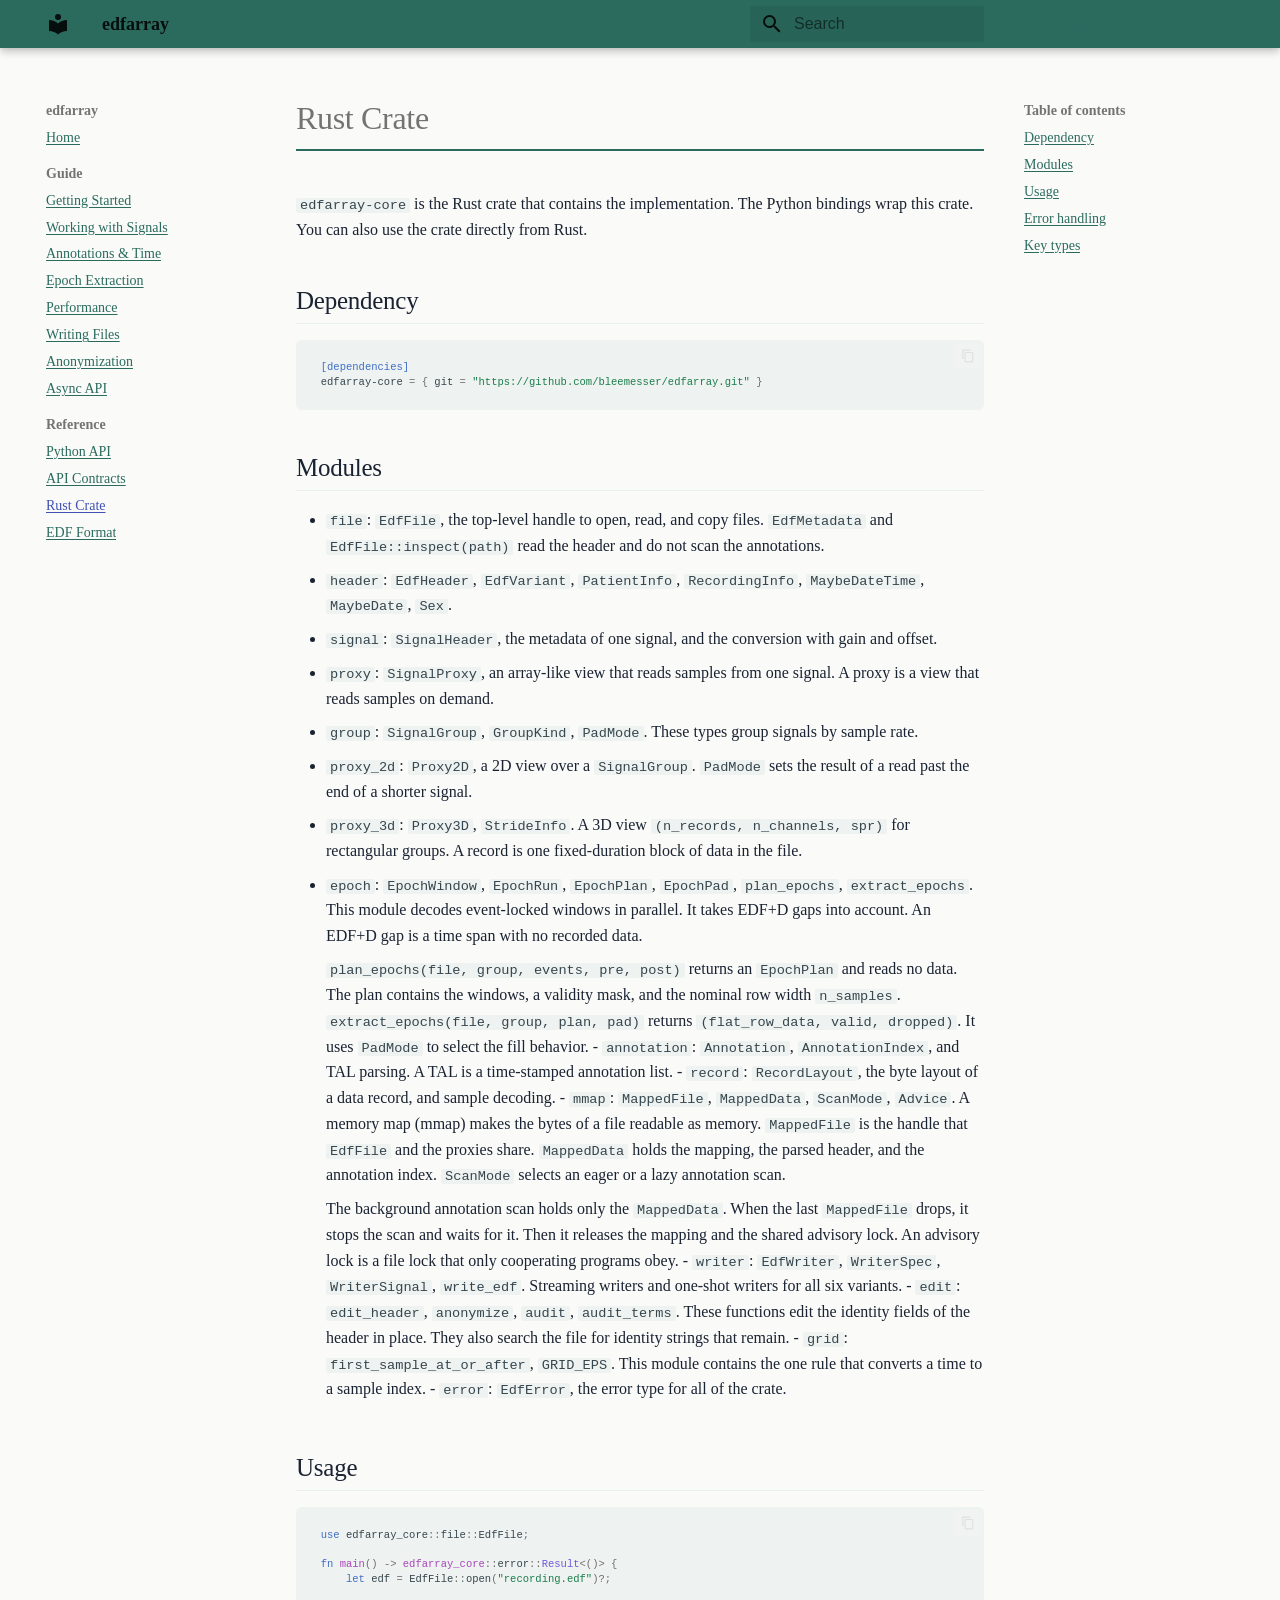
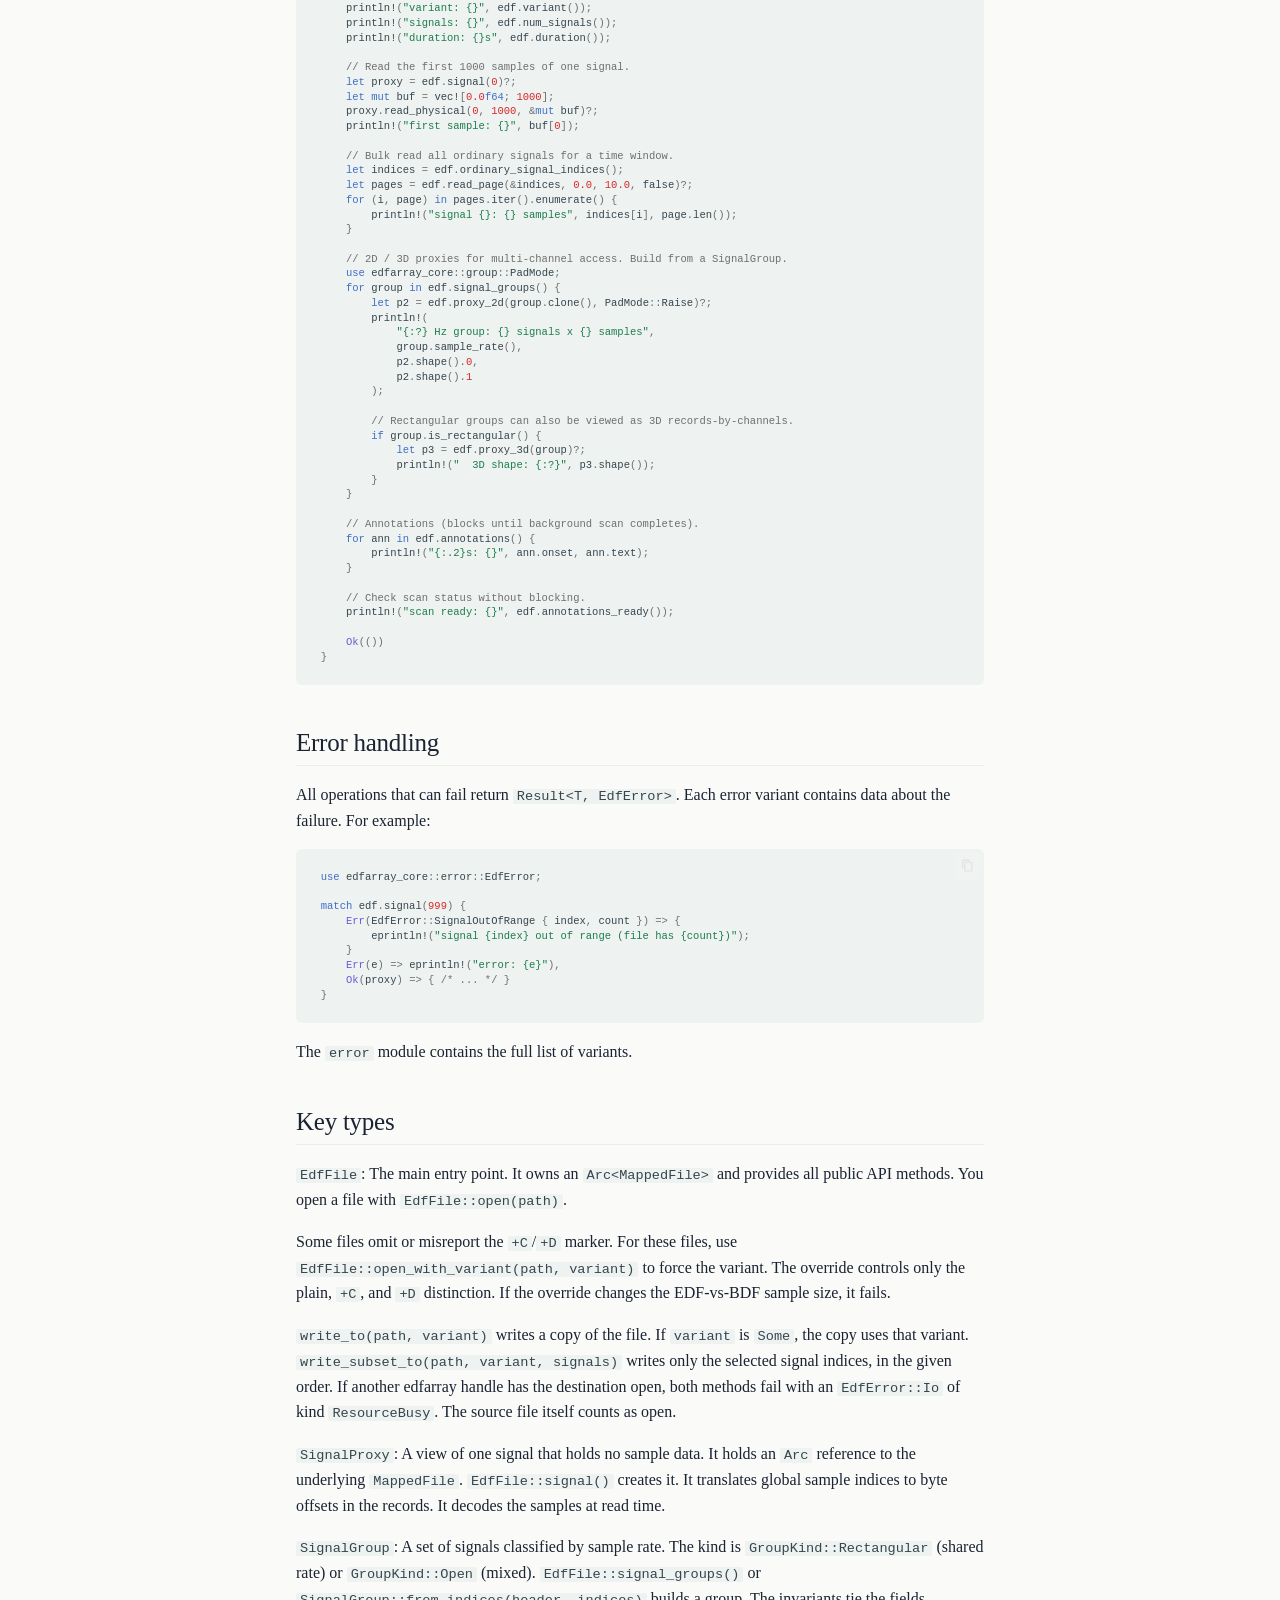
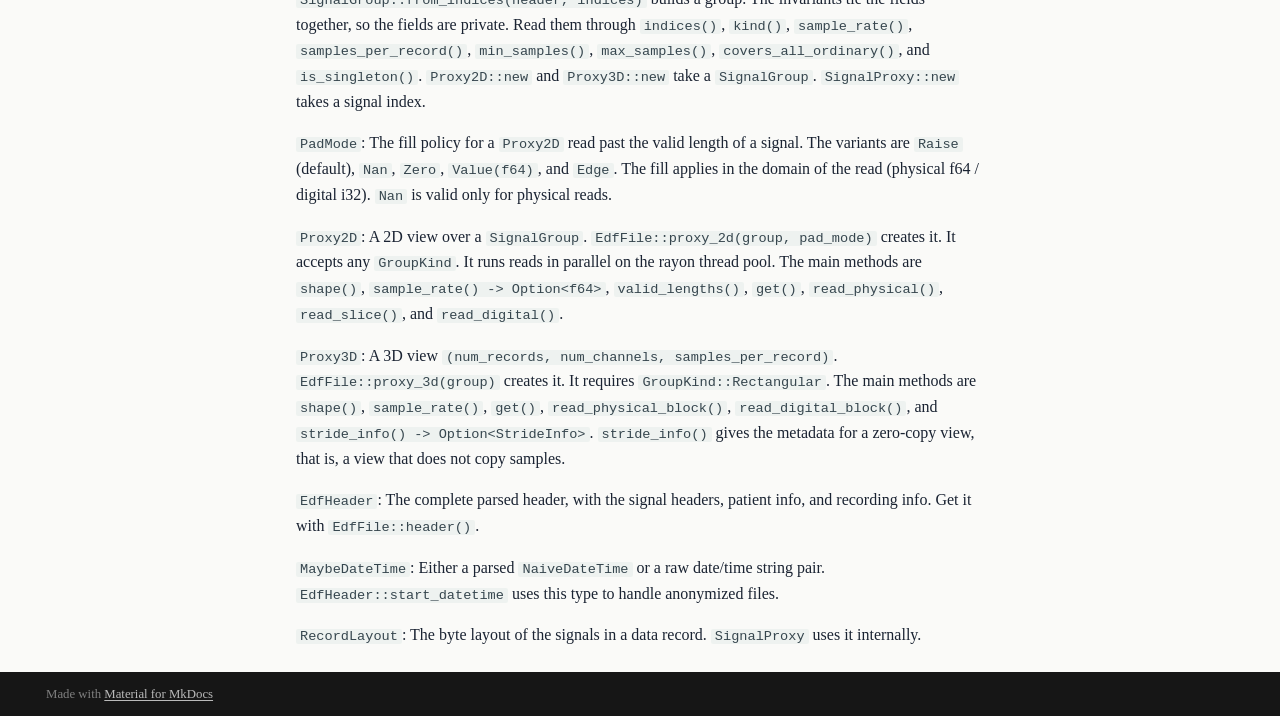
<file: reference/rust-api/index.html>
<!doctype html>
<html lang="en" class="no-js">
  <head>
    
      <meta charset="utf-8">
      <meta name="viewport" content="width=device-width,initial-scale=1">
      
        <meta name="description" content="An EDF/EDF+ parser written in Rust with numpy-like Python bindings">
      
      
      
      
        <link rel="prev" href="../contracts/">
      
      
        <link rel="next" href="../edf-format/">
      
      
        
      
      
      <link rel="icon" href="../../assets/images/favicon.png">
      <meta name="generator" content="mkdocs-1.6.1, mkdocs-material-9.7.5">
    
    
      
        <title>Rust Crate - edfarray</title>
      
    
    
      <link rel="stylesheet" href="../../assets/stylesheets/main.484c7ddc.min.css">
      
        
        <link rel="stylesheet" href="../../assets/stylesheets/palette.ab4e12ef.min.css">
      
      


    
    
      
    
    
      
    
    
      <link rel="stylesheet" href="../../stylesheets/extra.css">
    
    <script>__md_scope=new URL("../..",location),__md_hash=e=>[...e].reduce(((e,_)=>(e<<5)-e+_.charCodeAt(0)),0),__md_get=(e,_=localStorage,t=__md_scope)=>JSON.parse(_.getItem(t.pathname+"."+e)),__md_set=(e,_,t=localStorage,a=__md_scope)=>{try{t.setItem(a.pathname+"."+e,JSON.stringify(_))}catch(e){}}</script>
    
      

    
    
  </head>
  
  
    
    
    
    
    
    <body dir="ltr" data-md-color-scheme="default" data-md-color-primary="white" data-md-color-accent="teal">
  
    
    <input class="md-toggle" data-md-toggle="drawer" type="checkbox" id="__drawer" autocomplete="off">
    <input class="md-toggle" data-md-toggle="search" type="checkbox" id="__search" autocomplete="off">
    <label class="md-overlay" for="__drawer"></label>
    <div data-md-component="skip">
      
        
        <a href="#rust-crate" class="md-skip">
          Skip to content
        </a>
      
    </div>
    <div data-md-component="announce">
      
    </div>
    
    
      

  

<header class="md-header md-header--shadow" data-md-component="header">
  <nav class="md-header__inner md-grid" aria-label="Header">
    <a href="../.." title="edfarray" class="md-header__button md-logo" aria-label="edfarray" data-md-component="logo">
      
  
  <svg xmlns="http://www.w3.org/2000/svg" viewBox="0 0 24 24"><path d="M12 8a3 3 0 0 0 3-3 3 3 0 0 0-3-3 3 3 0 0 0-3 3 3 3 0 0 0 3 3m0 3.54C9.64 9.35 6.5 8 3 8v11c3.5 0 6.64 1.35 9 3.54 2.36-2.19 5.5-3.54 9-3.54V8c-3.5 0-6.64 1.35-9 3.54"/></svg>

    </a>
    <label class="md-header__button md-icon" for="__drawer">
      
      <svg xmlns="http://www.w3.org/2000/svg" viewBox="0 0 24 24"><path d="M3 6h18v2H3zm0 5h18v2H3zm0 5h18v2H3z"/></svg>
    </label>
    <div class="md-header__title" data-md-component="header-title">
      <div class="md-header__ellipsis">
        <div class="md-header__topic">
          <span class="md-ellipsis">
            edfarray
          </span>
        </div>
        <div class="md-header__topic" data-md-component="header-topic">
          <span class="md-ellipsis">
            
              Rust Crate
            
          </span>
        </div>
      </div>
    </div>
    
      
    
    
    
    
      
      
        <label class="md-header__button md-icon" for="__search">
          
          <svg xmlns="http://www.w3.org/2000/svg" viewBox="0 0 24 24"><path d="M9.5 3A6.5 6.5 0 0 1 16 9.5c0 1.61-.59 3.09-1.56 4.23l.27.27h.79l5 5-1.5 1.5-5-5v-.79l-.27-.27A6.52 6.52 0 0 1 9.5 16 6.5 6.5 0 0 1 3 9.5 6.5 6.5 0 0 1 9.5 3m0 2C7 5 5 7 5 9.5S7 14 9.5 14 14 12 14 9.5 12 5 9.5 5"/></svg>
        </label>
        <div class="md-search" data-md-component="search" role="dialog">
  <label class="md-search__overlay" for="__search"></label>
  <div class="md-search__inner" role="search">
    <form class="md-search__form" name="search">
      <input type="text" class="md-search__input" name="query" aria-label="Search" placeholder="Search" autocapitalize="off" autocorrect="off" autocomplete="off" spellcheck="false" data-md-component="search-query" required>
      <label class="md-search__icon md-icon" for="__search">
        
        <svg xmlns="http://www.w3.org/2000/svg" viewBox="0 0 24 24"><path d="M9.5 3A6.5 6.5 0 0 1 16 9.5c0 1.61-.59 3.09-1.56 4.23l.27.27h.79l5 5-1.5 1.5-5-5v-.79l-.27-.27A6.52 6.52 0 0 1 9.5 16 6.5 6.5 0 0 1 3 9.5 6.5 6.5 0 0 1 9.5 3m0 2C7 5 5 7 5 9.5S7 14 9.5 14 14 12 14 9.5 12 5 9.5 5"/></svg>
        
        <svg xmlns="http://www.w3.org/2000/svg" viewBox="0 0 24 24"><path d="M20 11v2H8l5.5 5.5-1.42 1.42L4.16 12l7.92-7.92L13.5 5.5 8 11z"/></svg>
      </label>
      <nav class="md-search__options" aria-label="Search">
        
        <button type="reset" class="md-search__icon md-icon" title="Clear" aria-label="Clear" tabindex="-1">
          
          <svg xmlns="http://www.w3.org/2000/svg" viewBox="0 0 24 24"><path d="M19 6.41 17.59 5 12 10.59 6.41 5 5 6.41 10.59 12 5 17.59 6.41 19 12 13.41 17.59 19 19 17.59 13.41 12z"/></svg>
        </button>
      </nav>
      
    </form>
    <div class="md-search__output">
      <div class="md-search__scrollwrap" tabindex="0" data-md-scrollfix>
        <div class="md-search-result" data-md-component="search-result">
          <div class="md-search-result__meta">
            Initializing search
          </div>
          <ol class="md-search-result__list" role="presentation"></ol>
        </div>
      </div>
    </div>
  </div>
</div>
      
    
    
      <div class="md-header__source">
        <a href="https://github.com/bleemesser/edfarray" title="Go to repository" class="md-source" data-md-component="source">
  <div class="md-source__icon md-icon">
    
    <svg xmlns="http://www.w3.org/2000/svg" viewBox="0 0 448 512"><!--! Font Awesome Free 7.1.0 by @fontawesome - https://fontawesome.com License - https://fontawesome.com/license/free (Icons: CC BY 4.0, Fonts: SIL OFL 1.1, Code: MIT License) Copyright 2025 Fonticons, Inc.--><path d="M439.6 236.1 244 40.5c-5.4-5.5-12.8-8.5-20.4-8.5s-15 3-20.4 8.4L162.5 81l51.5 51.5c27.1-9.1 52.7 16.8 43.4 43.7l49.7 49.7c34.2-11.8 61.2 31 35.5 56.7-26.5 26.5-70.2-2.9-56-37.3L240.3 199v121.9c25.3 12.5 22.3 41.8 9.1 55-6.4 6.4-15.2 10.1-24.3 10.1s-17.8-3.6-24.3-10.1c-17.6-17.6-11.1-46.9 11.2-56v-123c-20.8-8.5-24.6-30.7-18.6-45L142.6 101 8.5 235.1C3 240.6 0 247.9 0 255.5s3 15 8.5 20.4l195.6 195.7c5.4 5.4 12.7 8.4 20.4 8.4s15-3 20.4-8.4l194.7-194.7c5.4-5.4 8.4-12.8 8.4-20.4s-3-15-8.4-20.4"/></svg>
  </div>
  <div class="md-source__repository">
    GitHub
  </div>
</a>
      </div>
    
  </nav>
  
</header>
    
    <div class="md-container" data-md-component="container">
      
      
        
          
        
      
      <main class="md-main" data-md-component="main">
        <div class="md-main__inner md-grid">
          
            
              
              <div class="md-sidebar md-sidebar--primary" data-md-component="sidebar" data-md-type="navigation" >
                <div class="md-sidebar__scrollwrap">
                  <div class="md-sidebar__inner">
                    



<nav class="md-nav md-nav--primary" aria-label="Navigation" data-md-level="0">
  <label class="md-nav__title" for="__drawer">
    <a href="../.." title="edfarray" class="md-nav__button md-logo" aria-label="edfarray" data-md-component="logo">
      
  
  <svg xmlns="http://www.w3.org/2000/svg" viewBox="0 0 24 24"><path d="M12 8a3 3 0 0 0 3-3 3 3 0 0 0-3-3 3 3 0 0 0-3 3 3 3 0 0 0 3 3m0 3.54C9.64 9.35 6.5 8 3 8v11c3.5 0 6.64 1.35 9 3.54 2.36-2.19 5.5-3.54 9-3.54V8c-3.5 0-6.64 1.35-9 3.54"/></svg>

    </a>
    edfarray
  </label>
  
    <div class="md-nav__source">
      <a href="https://github.com/bleemesser/edfarray" title="Go to repository" class="md-source" data-md-component="source">
  <div class="md-source__icon md-icon">
    
    <svg xmlns="http://www.w3.org/2000/svg" viewBox="0 0 448 512"><!--! Font Awesome Free 7.1.0 by @fontawesome - https://fontawesome.com License - https://fontawesome.com/license/free (Icons: CC BY 4.0, Fonts: SIL OFL 1.1, Code: MIT License) Copyright 2025 Fonticons, Inc.--><path d="M439.6 236.1 244 40.5c-5.4-5.5-12.8-8.5-20.4-8.5s-15 3-20.4 8.4L162.5 81l51.5 51.5c27.1-9.1 52.7 16.8 43.4 43.7l49.7 49.7c34.2-11.8 61.2 31 35.5 56.7-26.5 26.5-70.2-2.9-56-37.3L240.3 199v121.9c25.3 12.5 22.3 41.8 9.1 55-6.4 6.4-15.2 10.1-24.3 10.1s-17.8-3.6-24.3-10.1c-17.6-17.6-11.1-46.9 11.2-56v-123c-20.8-8.5-24.6-30.7-18.6-45L142.6 101 8.5 235.1C3 240.6 0 247.9 0 255.5s3 15 8.5 20.4l195.6 195.7c5.4 5.4 12.7 8.4 20.4 8.4s15-3 20.4-8.4l194.7-194.7c5.4-5.4 8.4-12.8 8.4-20.4s-3-15-8.4-20.4"/></svg>
  </div>
  <div class="md-source__repository">
    GitHub
  </div>
</a>
    </div>
  
  <ul class="md-nav__list" data-md-scrollfix>
    
      
      
  
  
  
  
    <li class="md-nav__item">
      <a href="../.." class="md-nav__link">
        
  
  
  <span class="md-ellipsis">
    
  
    Home
  

    
  </span>
  
  

      </a>
    </li>
  

    
      
      
  
  
  
  
    
    
    
    
      
        
        
      
    
    
    <li class="md-nav__item md-nav__item--section md-nav__item--nested">
      
        
        
          
        
        <input class="md-nav__toggle md-toggle md-toggle--indeterminate" type="checkbox" id="__nav_2" >
        
          
          <label class="md-nav__link" for="__nav_2" id="__nav_2_label" tabindex="">
            
  
  
  <span class="md-ellipsis">
    
  
    Guide
  

    
  </span>
  
  

            <span class="md-nav__icon md-icon"></span>
          </label>
        
        <nav class="md-nav" data-md-level="1" aria-labelledby="__nav_2_label" aria-expanded="false">
          <label class="md-nav__title" for="__nav_2">
            <span class="md-nav__icon md-icon"></span>
            
  
    Guide
  

          </label>
          <ul class="md-nav__list" data-md-scrollfix>
            
              
                
  
  
  
  
    <li class="md-nav__item">
      <a href="../../guide/getting-started/" class="md-nav__link">
        
  
  
  <span class="md-ellipsis">
    
  
    Getting Started
  

    
  </span>
  
  

      </a>
    </li>
  

              
            
              
                
  
  
  
  
    <li class="md-nav__item">
      <a href="../../guide/signals/" class="md-nav__link">
        
  
  
  <span class="md-ellipsis">
    
  
    Working with Signals
  

    
  </span>
  
  

      </a>
    </li>
  

              
            
              
                
  
  
  
  
    <li class="md-nav__item">
      <a href="../../guide/annotations/" class="md-nav__link">
        
  
  
  <span class="md-ellipsis">
    
  
    Annotations & Time
  

    
  </span>
  
  

      </a>
    </li>
  

              
            
              
                
  
  
  
  
    <li class="md-nav__item">
      <a href="../../guide/epochs/" class="md-nav__link">
        
  
  
  <span class="md-ellipsis">
    
  
    Epoch Extraction
  

    
  </span>
  
  

      </a>
    </li>
  

              
            
              
                
  
  
  
  
    <li class="md-nav__item">
      <a href="../../guide/performance/" class="md-nav__link">
        
  
  
  <span class="md-ellipsis">
    
  
    Performance
  

    
  </span>
  
  

      </a>
    </li>
  

              
            
              
                
  
  
  
  
    <li class="md-nav__item">
      <a href="../../guide/writing/" class="md-nav__link">
        
  
  
  <span class="md-ellipsis">
    
  
    Writing Files
  

    
  </span>
  
  

      </a>
    </li>
  

              
            
              
                
  
  
  
  
    <li class="md-nav__item">
      <a href="../../guide/anonymization/" class="md-nav__link">
        
  
  
  <span class="md-ellipsis">
    
  
    Anonymization
  

    
  </span>
  
  

      </a>
    </li>
  

              
            
              
                
  
  
  
  
    <li class="md-nav__item">
      <a href="../../guide/async/" class="md-nav__link">
        
  
  
  <span class="md-ellipsis">
    
  
    Async API
  

    
  </span>
  
  

      </a>
    </li>
  

              
            
          </ul>
        </nav>
      
    </li>
  

    
      
      
  
  
    
  
  
  
    
    
    
    
      
        
        
      
    
    
    <li class="md-nav__item md-nav__item--active md-nav__item--section md-nav__item--nested">
      
        
        
        <input class="md-nav__toggle md-toggle " type="checkbox" id="__nav_3" checked>
        
          
          <label class="md-nav__link" for="__nav_3" id="__nav_3_label" tabindex="">
            
  
  
  <span class="md-ellipsis">
    
  
    Reference
  

    
  </span>
  
  

            <span class="md-nav__icon md-icon"></span>
          </label>
        
        <nav class="md-nav" data-md-level="1" aria-labelledby="__nav_3_label" aria-expanded="true">
          <label class="md-nav__title" for="__nav_3">
            <span class="md-nav__icon md-icon"></span>
            
  
    Reference
  

          </label>
          <ul class="md-nav__list" data-md-scrollfix>
            
              
                
  
  
  
  
    <li class="md-nav__item">
      <a href="../python-api/" class="md-nav__link">
        
  
  
  <span class="md-ellipsis">
    
  
    Python API
  

    
  </span>
  
  

      </a>
    </li>
  

              
            
              
                
  
  
  
  
    <li class="md-nav__item">
      <a href="../contracts/" class="md-nav__link">
        
  
  
  <span class="md-ellipsis">
    
  
    API Contracts
  

    
  </span>
  
  

      </a>
    </li>
  

              
            
              
                
  
  
    
  
  
  
    <li class="md-nav__item md-nav__item--active">
      
      <input class="md-nav__toggle md-toggle" type="checkbox" id="__toc">
      
      
        
      
      
        <label class="md-nav__link md-nav__link--active" for="__toc">
          
  
  
  <span class="md-ellipsis">
    
  
    Rust Crate
  

    
  </span>
  
  

          <span class="md-nav__icon md-icon"></span>
        </label>
      
      <a href="./" class="md-nav__link md-nav__link--active">
        
  
  
  <span class="md-ellipsis">
    
  
    Rust Crate
  

    
  </span>
  
  

      </a>
      
        

<nav class="md-nav md-nav--secondary" aria-label="Table of contents">
  
  
  
    
  
  
    <label class="md-nav__title" for="__toc">
      <span class="md-nav__icon md-icon"></span>
      Table of contents
    </label>
    <ul class="md-nav__list" data-md-component="toc" data-md-scrollfix>
      
        <li class="md-nav__item">
  <a href="#dependency" class="md-nav__link">
    <span class="md-ellipsis">
      
        Dependency
      
    </span>
  </a>
  
</li>
      
        <li class="md-nav__item">
  <a href="#modules" class="md-nav__link">
    <span class="md-ellipsis">
      
        Modules
      
    </span>
  </a>
  
</li>
      
        <li class="md-nav__item">
  <a href="#usage" class="md-nav__link">
    <span class="md-ellipsis">
      
        Usage
      
    </span>
  </a>
  
</li>
      
        <li class="md-nav__item">
  <a href="#error-handling" class="md-nav__link">
    <span class="md-ellipsis">
      
        Error handling
      
    </span>
  </a>
  
</li>
      
        <li class="md-nav__item">
  <a href="#key-types" class="md-nav__link">
    <span class="md-ellipsis">
      
        Key types
      
    </span>
  </a>
  
</li>
      
    </ul>
  
</nav>
      
    </li>
  

              
            
              
                
  
  
  
  
    <li class="md-nav__item">
      <a href="../edf-format/" class="md-nav__link">
        
  
  
  <span class="md-ellipsis">
    
  
    EDF Format
  

    
  </span>
  
  

      </a>
    </li>
  

              
            
          </ul>
        </nav>
      
    </li>
  

    
  </ul>
</nav>
                  </div>
                </div>
              </div>
            
            
              
              <div class="md-sidebar md-sidebar--secondary" data-md-component="sidebar" data-md-type="toc" >
                <div class="md-sidebar__scrollwrap">
                  <div class="md-sidebar__inner">
                    

<nav class="md-nav md-nav--secondary" aria-label="Table of contents">
  
  
  
    
  
  
    <label class="md-nav__title" for="__toc">
      <span class="md-nav__icon md-icon"></span>
      Table of contents
    </label>
    <ul class="md-nav__list" data-md-component="toc" data-md-scrollfix>
      
        <li class="md-nav__item">
  <a href="#dependency" class="md-nav__link">
    <span class="md-ellipsis">
      
        Dependency
      
    </span>
  </a>
  
</li>
      
        <li class="md-nav__item">
  <a href="#modules" class="md-nav__link">
    <span class="md-ellipsis">
      
        Modules
      
    </span>
  </a>
  
</li>
      
        <li class="md-nav__item">
  <a href="#usage" class="md-nav__link">
    <span class="md-ellipsis">
      
        Usage
      
    </span>
  </a>
  
</li>
      
        <li class="md-nav__item">
  <a href="#error-handling" class="md-nav__link">
    <span class="md-ellipsis">
      
        Error handling
      
    </span>
  </a>
  
</li>
      
        <li class="md-nav__item">
  <a href="#key-types" class="md-nav__link">
    <span class="md-ellipsis">
      
        Key types
      
    </span>
  </a>
  
</li>
      
    </ul>
  
</nav>
                  </div>
                </div>
              </div>
            
          
          
            <div class="md-content" data-md-component="content">
              
              <article class="md-content__inner md-typeset">
                
                  


  
  


<h1 id="rust-crate">Rust Crate<a class="headerlink" href="#rust-crate" title="Permanent link">&para;</a></h1>
<p><code>edfarray-core</code> is the Rust crate that contains the implementation. The Python bindings wrap this crate. You can also use the crate directly from Rust.</p>
<h2 id="dependency">Dependency<a class="headerlink" href="#dependency" title="Permanent link">&para;</a></h2>
<div class="highlight"><pre><span></span><code><a id="__codelineno-0-1" name="__codelineno-0-1" href="#__codelineno-0-1"></a><span class="k">[dependencies]</span>
<a id="__codelineno-0-2" name="__codelineno-0-2" href="#__codelineno-0-2"></a><span class="n">edfarray-core</span><span class="w"> </span><span class="o">=</span><span class="w"> </span><span class="p">{</span><span class="w"> </span><span class="n">git</span><span class="w"> </span><span class="p">=</span><span class="w"> </span><span class="s2">&quot;https://github.com/bleemesser/edfarray.git&quot;</span><span class="w"> </span><span class="p">}</span>
</code></pre></div>
<h2 id="modules">Modules<a class="headerlink" href="#modules" title="Permanent link">&para;</a></h2>
<ul>
<li><code>file</code>: <code>EdfFile</code>, the top-level handle to open, read, and copy files. <code>EdfMetadata</code> and <code>EdfFile::inspect(path)</code> read the header and do not scan the annotations.</li>
<li><code>header</code>: <code>EdfHeader</code>, <code>EdfVariant</code>, <code>PatientInfo</code>, <code>RecordingInfo</code>, <code>MaybeDateTime</code>, <code>MaybeDate</code>, <code>Sex</code>.</li>
<li><code>signal</code>: <code>SignalHeader</code>, the metadata of one signal, and the conversion with gain and offset.</li>
<li><code>proxy</code>: <code>SignalProxy</code>, an array-like view that reads samples from one signal. A proxy is a view that reads samples on demand.</li>
<li><code>group</code>: <code>SignalGroup</code>, <code>GroupKind</code>, <code>PadMode</code>. These types group signals by sample rate.</li>
<li><code>proxy_2d</code>: <code>Proxy2D</code>, a 2D view over a <code>SignalGroup</code>. <code>PadMode</code> sets the result of a read past the end of a shorter signal.</li>
<li><code>proxy_3d</code>: <code>Proxy3D</code>, <code>StrideInfo</code>. A 3D view <code>(n_records, n_channels, spr)</code> for rectangular groups. A record is one fixed-duration block of data in the file.</li>
<li>
<p><code>epoch</code>: <code>EpochWindow</code>, <code>EpochRun</code>, <code>EpochPlan</code>, <code>EpochPad</code>, <code>plan_epochs</code>, <code>extract_epochs</code>. This module decodes event-locked windows in parallel. It takes EDF+D gaps into account. An EDF+D gap is a time span with no recorded data.</p>
<p><code>plan_epochs(file, group, events, pre, post)</code> returns an <code>EpochPlan</code> and reads no data. The plan contains the windows, a validity mask, and the nominal row width <code>n_samples</code>. <code>extract_epochs(file, group, plan, pad)</code> returns <code>(flat_row_data, valid, dropped)</code>. It uses <code>PadMode</code> to select the fill behavior.
- <code>annotation</code>: <code>Annotation</code>, <code>AnnotationIndex</code>, and TAL parsing. A TAL is a time-stamped annotation list.
- <code>record</code>: <code>RecordLayout</code>, the byte layout of a data record, and sample decoding.
- <code>mmap</code>: <code>MappedFile</code>, <code>MappedData</code>, <code>ScanMode</code>, <code>Advice</code>. A memory map (mmap) makes the bytes of a file readable as memory. <code>MappedFile</code> is the handle that <code>EdfFile</code> and the proxies share. <code>MappedData</code> holds the mapping, the parsed header, and the annotation index. <code>ScanMode</code> selects an eager or a lazy annotation scan.</p>
<p>The background annotation scan holds only the <code>MappedData</code>. When the last <code>MappedFile</code> drops, it stops the scan and waits for it. Then it releases the mapping and the shared advisory lock. An advisory lock is a file lock that only cooperating programs obey.
- <code>writer</code>: <code>EdfWriter</code>, <code>WriterSpec</code>, <code>WriterSignal</code>, <code>write_edf</code>. Streaming writers and one-shot writers for all six variants.
- <code>edit</code>: <code>edit_header</code>, <code>anonymize</code>, <code>audit</code>, <code>audit_terms</code>. These functions edit the identity fields of the header in place. They also search the file for identity strings that remain.
- <code>grid</code>: <code>first_sample_at_or_after</code>, <code>GRID_EPS</code>. This module contains the one rule that converts a time to a sample index.
- <code>error</code>: <code>EdfError</code>, the error type for all of the crate.</p>
</li>
</ul>
<h2 id="usage">Usage<a class="headerlink" href="#usage" title="Permanent link">&para;</a></h2>
<div class="highlight"><pre><span></span><code><a id="__codelineno-1-1" name="__codelineno-1-1" href="#__codelineno-1-1"></a><span class="k">use</span><span class="w"> </span><span class="n">edfarray_core</span><span class="p">::</span><span class="n">file</span><span class="p">::</span><span class="n">EdfFile</span><span class="p">;</span>
<a id="__codelineno-1-2" name="__codelineno-1-2" href="#__codelineno-1-2"></a>
<a id="__codelineno-1-3" name="__codelineno-1-3" href="#__codelineno-1-3"></a><span class="k">fn</span><span class="w"> </span><span class="nf">main</span><span class="p">()</span><span class="w"> </span><span class="p">-&gt;</span><span class="w"> </span><span class="nc">edfarray_core</span><span class="p">::</span><span class="n">error</span><span class="p">::</span><span class="nb">Result</span><span class="o">&lt;</span><span class="p">()</span><span class="o">&gt;</span><span class="w"> </span><span class="p">{</span>
<a id="__codelineno-1-4" name="__codelineno-1-4" href="#__codelineno-1-4"></a><span class="w">    </span><span class="kd">let</span><span class="w"> </span><span class="n">edf</span><span class="w"> </span><span class="o">=</span><span class="w"> </span><span class="n">EdfFile</span><span class="p">::</span><span class="n">open</span><span class="p">(</span><span class="s">&quot;recording.edf&quot;</span><span class="p">)</span><span class="o">?</span><span class="p">;</span>
<a id="__codelineno-1-5" name="__codelineno-1-5" href="#__codelineno-1-5"></a>
<a id="__codelineno-1-6" name="__codelineno-1-6" href="#__codelineno-1-6"></a><span class="w">    </span><span class="fm">println!</span><span class="p">(</span><span class="s">&quot;variant: {}&quot;</span><span class="p">,</span><span class="w"> </span><span class="n">edf</span><span class="p">.</span><span class="n">variant</span><span class="p">());</span>
<a id="__codelineno-1-7" name="__codelineno-1-7" href="#__codelineno-1-7"></a><span class="w">    </span><span class="fm">println!</span><span class="p">(</span><span class="s">&quot;signals: {}&quot;</span><span class="p">,</span><span class="w"> </span><span class="n">edf</span><span class="p">.</span><span class="n">num_signals</span><span class="p">());</span>
<a id="__codelineno-1-8" name="__codelineno-1-8" href="#__codelineno-1-8"></a><span class="w">    </span><span class="fm">println!</span><span class="p">(</span><span class="s">&quot;duration: {}s&quot;</span><span class="p">,</span><span class="w"> </span><span class="n">edf</span><span class="p">.</span><span class="n">duration</span><span class="p">());</span>
<a id="__codelineno-1-9" name="__codelineno-1-9" href="#__codelineno-1-9"></a>
<a id="__codelineno-1-10" name="__codelineno-1-10" href="#__codelineno-1-10"></a><span class="w">    </span><span class="c1">// Read the first 1000 samples of one signal.</span>
<a id="__codelineno-1-11" name="__codelineno-1-11" href="#__codelineno-1-11"></a><span class="w">    </span><span class="kd">let</span><span class="w"> </span><span class="n">proxy</span><span class="w"> </span><span class="o">=</span><span class="w"> </span><span class="n">edf</span><span class="p">.</span><span class="n">signal</span><span class="p">(</span><span class="mi">0</span><span class="p">)</span><span class="o">?</span><span class="p">;</span>
<a id="__codelineno-1-12" name="__codelineno-1-12" href="#__codelineno-1-12"></a><span class="w">    </span><span class="kd">let</span><span class="w"> </span><span class="k">mut</span><span class="w"> </span><span class="n">buf</span><span class="w"> </span><span class="o">=</span><span class="w"> </span><span class="fm">vec!</span><span class="p">[</span><span class="mf">0.0</span><span class="k">f64</span><span class="p">;</span><span class="w"> </span><span class="mi">1000</span><span class="p">];</span>
<a id="__codelineno-1-13" name="__codelineno-1-13" href="#__codelineno-1-13"></a><span class="w">    </span><span class="n">proxy</span><span class="p">.</span><span class="n">read_physical</span><span class="p">(</span><span class="mi">0</span><span class="p">,</span><span class="w"> </span><span class="mi">1000</span><span class="p">,</span><span class="w"> </span><span class="o">&amp;</span><span class="k">mut</span><span class="w"> </span><span class="n">buf</span><span class="p">)</span><span class="o">?</span><span class="p">;</span>
<a id="__codelineno-1-14" name="__codelineno-1-14" href="#__codelineno-1-14"></a><span class="w">    </span><span class="fm">println!</span><span class="p">(</span><span class="s">&quot;first sample: {}&quot;</span><span class="p">,</span><span class="w"> </span><span class="n">buf</span><span class="p">[</span><span class="mi">0</span><span class="p">]);</span>
<a id="__codelineno-1-15" name="__codelineno-1-15" href="#__codelineno-1-15"></a>
<a id="__codelineno-1-16" name="__codelineno-1-16" href="#__codelineno-1-16"></a><span class="w">    </span><span class="c1">// Bulk read all ordinary signals for a time window.</span>
<a id="__codelineno-1-17" name="__codelineno-1-17" href="#__codelineno-1-17"></a><span class="w">    </span><span class="kd">let</span><span class="w"> </span><span class="n">indices</span><span class="w"> </span><span class="o">=</span><span class="w"> </span><span class="n">edf</span><span class="p">.</span><span class="n">ordinary_signal_indices</span><span class="p">();</span>
<a id="__codelineno-1-18" name="__codelineno-1-18" href="#__codelineno-1-18"></a><span class="w">    </span><span class="kd">let</span><span class="w"> </span><span class="n">pages</span><span class="w"> </span><span class="o">=</span><span class="w"> </span><span class="n">edf</span><span class="p">.</span><span class="n">read_page</span><span class="p">(</span><span class="o">&amp;</span><span class="n">indices</span><span class="p">,</span><span class="w"> </span><span class="mf">0.0</span><span class="p">,</span><span class="w"> </span><span class="mf">10.0</span><span class="p">,</span><span class="w"> </span><span class="kc">false</span><span class="p">)</span><span class="o">?</span><span class="p">;</span>
<a id="__codelineno-1-19" name="__codelineno-1-19" href="#__codelineno-1-19"></a><span class="w">    </span><span class="k">for</span><span class="w"> </span><span class="p">(</span><span class="n">i</span><span class="p">,</span><span class="w"> </span><span class="n">page</span><span class="p">)</span><span class="w"> </span><span class="k">in</span><span class="w"> </span><span class="n">pages</span><span class="p">.</span><span class="n">iter</span><span class="p">().</span><span class="n">enumerate</span><span class="p">()</span><span class="w"> </span><span class="p">{</span>
<a id="__codelineno-1-20" name="__codelineno-1-20" href="#__codelineno-1-20"></a><span class="w">        </span><span class="fm">println!</span><span class="p">(</span><span class="s">&quot;signal {}: {} samples&quot;</span><span class="p">,</span><span class="w"> </span><span class="n">indices</span><span class="p">[</span><span class="n">i</span><span class="p">],</span><span class="w"> </span><span class="n">page</span><span class="p">.</span><span class="n">len</span><span class="p">());</span>
<a id="__codelineno-1-21" name="__codelineno-1-21" href="#__codelineno-1-21"></a><span class="w">    </span><span class="p">}</span>
<a id="__codelineno-1-22" name="__codelineno-1-22" href="#__codelineno-1-22"></a>
<a id="__codelineno-1-23" name="__codelineno-1-23" href="#__codelineno-1-23"></a><span class="w">    </span><span class="c1">// 2D / 3D proxies for multi-channel access. Build from a SignalGroup.</span>
<a id="__codelineno-1-24" name="__codelineno-1-24" href="#__codelineno-1-24"></a><span class="w">    </span><span class="k">use</span><span class="w"> </span><span class="n">edfarray_core</span><span class="p">::</span><span class="n">group</span><span class="p">::</span><span class="n">PadMode</span><span class="p">;</span>
<a id="__codelineno-1-25" name="__codelineno-1-25" href="#__codelineno-1-25"></a><span class="w">    </span><span class="k">for</span><span class="w"> </span><span class="n">group</span><span class="w"> </span><span class="k">in</span><span class="w"> </span><span class="n">edf</span><span class="p">.</span><span class="n">signal_groups</span><span class="p">()</span><span class="w"> </span><span class="p">{</span>
<a id="__codelineno-1-26" name="__codelineno-1-26" href="#__codelineno-1-26"></a><span class="w">        </span><span class="kd">let</span><span class="w"> </span><span class="n">p2</span><span class="w"> </span><span class="o">=</span><span class="w"> </span><span class="n">edf</span><span class="p">.</span><span class="n">proxy_2d</span><span class="p">(</span><span class="n">group</span><span class="p">.</span><span class="n">clone</span><span class="p">(),</span><span class="w"> </span><span class="n">PadMode</span><span class="p">::</span><span class="n">Raise</span><span class="p">)</span><span class="o">?</span><span class="p">;</span>
<a id="__codelineno-1-27" name="__codelineno-1-27" href="#__codelineno-1-27"></a><span class="w">        </span><span class="fm">println!</span><span class="p">(</span>
<a id="__codelineno-1-28" name="__codelineno-1-28" href="#__codelineno-1-28"></a><span class="w">            </span><span class="s">&quot;{:?} Hz group: {} signals x {} samples&quot;</span><span class="p">,</span>
<a id="__codelineno-1-29" name="__codelineno-1-29" href="#__codelineno-1-29"></a><span class="w">            </span><span class="n">group</span><span class="p">.</span><span class="n">sample_rate</span><span class="p">(),</span>
<a id="__codelineno-1-30" name="__codelineno-1-30" href="#__codelineno-1-30"></a><span class="w">            </span><span class="n">p2</span><span class="p">.</span><span class="n">shape</span><span class="p">().</span><span class="mi">0</span><span class="p">,</span>
<a id="__codelineno-1-31" name="__codelineno-1-31" href="#__codelineno-1-31"></a><span class="w">            </span><span class="n">p2</span><span class="p">.</span><span class="n">shape</span><span class="p">().</span><span class="mi">1</span>
<a id="__codelineno-1-32" name="__codelineno-1-32" href="#__codelineno-1-32"></a><span class="w">        </span><span class="p">);</span>
<a id="__codelineno-1-33" name="__codelineno-1-33" href="#__codelineno-1-33"></a>
<a id="__codelineno-1-34" name="__codelineno-1-34" href="#__codelineno-1-34"></a><span class="w">        </span><span class="c1">// Rectangular groups can also be viewed as 3D records-by-channels.</span>
<a id="__codelineno-1-35" name="__codelineno-1-35" href="#__codelineno-1-35"></a><span class="w">        </span><span class="k">if</span><span class="w"> </span><span class="n">group</span><span class="p">.</span><span class="n">is_rectangular</span><span class="p">()</span><span class="w"> </span><span class="p">{</span>
<a id="__codelineno-1-36" name="__codelineno-1-36" href="#__codelineno-1-36"></a><span class="w">            </span><span class="kd">let</span><span class="w"> </span><span class="n">p3</span><span class="w"> </span><span class="o">=</span><span class="w"> </span><span class="n">edf</span><span class="p">.</span><span class="n">proxy_3d</span><span class="p">(</span><span class="n">group</span><span class="p">)</span><span class="o">?</span><span class="p">;</span>
<a id="__codelineno-1-37" name="__codelineno-1-37" href="#__codelineno-1-37"></a><span class="w">            </span><span class="fm">println!</span><span class="p">(</span><span class="s">&quot;  3D shape: {:?}&quot;</span><span class="p">,</span><span class="w"> </span><span class="n">p3</span><span class="p">.</span><span class="n">shape</span><span class="p">());</span>
<a id="__codelineno-1-38" name="__codelineno-1-38" href="#__codelineno-1-38"></a><span class="w">        </span><span class="p">}</span>
<a id="__codelineno-1-39" name="__codelineno-1-39" href="#__codelineno-1-39"></a><span class="w">    </span><span class="p">}</span>
<a id="__codelineno-1-40" name="__codelineno-1-40" href="#__codelineno-1-40"></a>
<a id="__codelineno-1-41" name="__codelineno-1-41" href="#__codelineno-1-41"></a><span class="w">    </span><span class="c1">// Annotations (blocks until background scan completes).</span>
<a id="__codelineno-1-42" name="__codelineno-1-42" href="#__codelineno-1-42"></a><span class="w">    </span><span class="k">for</span><span class="w"> </span><span class="n">ann</span><span class="w"> </span><span class="k">in</span><span class="w"> </span><span class="n">edf</span><span class="p">.</span><span class="n">annotations</span><span class="p">()</span><span class="w"> </span><span class="p">{</span>
<a id="__codelineno-1-43" name="__codelineno-1-43" href="#__codelineno-1-43"></a><span class="w">        </span><span class="fm">println!</span><span class="p">(</span><span class="s">&quot;{:.2}s: {}&quot;</span><span class="p">,</span><span class="w"> </span><span class="n">ann</span><span class="p">.</span><span class="n">onset</span><span class="p">,</span><span class="w"> </span><span class="n">ann</span><span class="p">.</span><span class="n">text</span><span class="p">);</span>
<a id="__codelineno-1-44" name="__codelineno-1-44" href="#__codelineno-1-44"></a><span class="w">    </span><span class="p">}</span>
<a id="__codelineno-1-45" name="__codelineno-1-45" href="#__codelineno-1-45"></a>
<a id="__codelineno-1-46" name="__codelineno-1-46" href="#__codelineno-1-46"></a><span class="w">    </span><span class="c1">// Check scan status without blocking.</span>
<a id="__codelineno-1-47" name="__codelineno-1-47" href="#__codelineno-1-47"></a><span class="w">    </span><span class="fm">println!</span><span class="p">(</span><span class="s">&quot;scan ready: {}&quot;</span><span class="p">,</span><span class="w"> </span><span class="n">edf</span><span class="p">.</span><span class="n">annotations_ready</span><span class="p">());</span>
<a id="__codelineno-1-48" name="__codelineno-1-48" href="#__codelineno-1-48"></a>
<a id="__codelineno-1-49" name="__codelineno-1-49" href="#__codelineno-1-49"></a><span class="w">    </span><span class="nb">Ok</span><span class="p">(())</span>
<a id="__codelineno-1-50" name="__codelineno-1-50" href="#__codelineno-1-50"></a><span class="p">}</span>
</code></pre></div>
<h2 id="error-handling">Error handling<a class="headerlink" href="#error-handling" title="Permanent link">&para;</a></h2>
<p>All operations that can fail return <code>Result&lt;T, EdfError&gt;</code>. Each error variant contains data about the failure. For example:</p>
<div class="highlight"><pre><span></span><code><a id="__codelineno-2-1" name="__codelineno-2-1" href="#__codelineno-2-1"></a><span class="k">use</span><span class="w"> </span><span class="n">edfarray_core</span><span class="p">::</span><span class="n">error</span><span class="p">::</span><span class="n">EdfError</span><span class="p">;</span>
<a id="__codelineno-2-2" name="__codelineno-2-2" href="#__codelineno-2-2"></a>
<a id="__codelineno-2-3" name="__codelineno-2-3" href="#__codelineno-2-3"></a><span class="k">match</span><span class="w"> </span><span class="n">edf</span><span class="p">.</span><span class="n">signal</span><span class="p">(</span><span class="mi">999</span><span class="p">)</span><span class="w"> </span><span class="p">{</span>
<a id="__codelineno-2-4" name="__codelineno-2-4" href="#__codelineno-2-4"></a><span class="w">    </span><span class="nb">Err</span><span class="p">(</span><span class="n">EdfError</span><span class="p">::</span><span class="n">SignalOutOfRange</span><span class="w"> </span><span class="p">{</span><span class="w"> </span><span class="n">index</span><span class="p">,</span><span class="w"> </span><span class="n">count</span><span class="w"> </span><span class="p">})</span><span class="w"> </span><span class="o">=&gt;</span><span class="w"> </span><span class="p">{</span>
<a id="__codelineno-2-5" name="__codelineno-2-5" href="#__codelineno-2-5"></a><span class="w">        </span><span class="fm">eprintln!</span><span class="p">(</span><span class="s">&quot;signal {index} out of range (file has {count})&quot;</span><span class="p">);</span>
<a id="__codelineno-2-6" name="__codelineno-2-6" href="#__codelineno-2-6"></a><span class="w">    </span><span class="p">}</span>
<a id="__codelineno-2-7" name="__codelineno-2-7" href="#__codelineno-2-7"></a><span class="w">    </span><span class="nb">Err</span><span class="p">(</span><span class="n">e</span><span class="p">)</span><span class="w"> </span><span class="o">=&gt;</span><span class="w"> </span><span class="fm">eprintln!</span><span class="p">(</span><span class="s">&quot;error: {e}&quot;</span><span class="p">),</span>
<a id="__codelineno-2-8" name="__codelineno-2-8" href="#__codelineno-2-8"></a><span class="w">    </span><span class="nb">Ok</span><span class="p">(</span><span class="n">proxy</span><span class="p">)</span><span class="w"> </span><span class="o">=&gt;</span><span class="w"> </span><span class="p">{</span><span class="w"> </span><span class="cm">/* ... */</span><span class="w"> </span><span class="p">}</span>
<a id="__codelineno-2-9" name="__codelineno-2-9" href="#__codelineno-2-9"></a><span class="p">}</span>
</code></pre></div>
<p>The <code>error</code> module contains the full list of variants.</p>
<h2 id="key-types">Key types<a class="headerlink" href="#key-types" title="Permanent link">&para;</a></h2>
<p><code>EdfFile</code>: The main entry point. It owns an <code>Arc&lt;MappedFile&gt;</code> and provides all public API methods. You open a file with <code>EdfFile::open(path)</code>.</p>
<p>Some files omit or misreport the <code>+C</code>/<code>+D</code> marker. For these files, use <code>EdfFile::open_with_variant(path, variant)</code> to force the variant. The override controls only the plain, <code>+C</code>, and <code>+D</code> distinction. If the override changes the EDF-vs-BDF sample size, it fails.</p>
<p><code>write_to(path, variant)</code> writes a copy of the file. If <code>variant</code> is <code>Some</code>, the copy uses that variant. <code>write_subset_to(path, variant, signals)</code> writes only the selected signal indices, in the given order. If another edfarray handle has the destination open, both methods fail with an <code>EdfError::Io</code> of kind <code>ResourceBusy</code>. The source file itself counts as open.</p>
<p><code>SignalProxy</code>: A view of one signal that holds no sample data. It holds an <code>Arc</code> reference to the underlying <code>MappedFile</code>. <code>EdfFile::signal()</code> creates it. It translates global sample indices to byte offsets in the records. It decodes the samples at read time.</p>
<p><code>SignalGroup</code>: A set of signals classified by sample rate. The kind is <code>GroupKind::Rectangular</code> (shared rate) or <code>GroupKind::Open</code> (mixed). <code>EdfFile::signal_groups()</code> or <code>SignalGroup::from_indices(header, indices)</code> builds a group. The invariants tie the fields together, so the fields are private. Read them through <code>indices()</code>, <code>kind()</code>, <code>sample_rate()</code>, <code>samples_per_record()</code>, <code>min_samples()</code>, <code>max_samples()</code>, <code>covers_all_ordinary()</code>, and <code>is_singleton()</code>. <code>Proxy2D::new</code> and <code>Proxy3D::new</code> take a <code>SignalGroup</code>. <code>SignalProxy::new</code> takes a signal index.</p>
<p><code>PadMode</code>: The fill policy for a <code>Proxy2D</code> read past the valid length of a signal. The variants are <code>Raise</code> (default), <code>Nan</code>, <code>Zero</code>, <code>Value(f64)</code>, and <code>Edge</code>. The fill applies in the domain of the read (physical f64 / digital i32). <code>Nan</code> is valid only for physical reads.</p>
<p><code>Proxy2D</code>: A 2D view over a <code>SignalGroup</code>. <code>EdfFile::proxy_2d(group, pad_mode)</code> creates it. It accepts any <code>GroupKind</code>. It runs reads in parallel on the rayon thread pool. The main methods are <code>shape()</code>, <code>sample_rate() -&gt; Option&lt;f64&gt;</code>, <code>valid_lengths()</code>, <code>get()</code>, <code>read_physical()</code>, <code>read_slice()</code>, and <code>read_digital()</code>.</p>
<p><code>Proxy3D</code>: A 3D view <code>(num_records, num_channels, samples_per_record)</code>. <code>EdfFile::proxy_3d(group)</code> creates it. It requires <code>GroupKind::Rectangular</code>. The main methods are <code>shape()</code>, <code>sample_rate()</code>, <code>get()</code>, <code>read_physical_block()</code>, <code>read_digital_block()</code>, and <code>stride_info() -&gt; Option&lt;StrideInfo&gt;</code>. <code>stride_info()</code> gives the metadata for a zero-copy view, that is, a view that does not copy samples.</p>
<p><code>EdfHeader</code>: The complete parsed header, with the signal headers, patient info, and recording info. Get it with <code>EdfFile::header()</code>.</p>
<p><code>MaybeDateTime</code>: Either a parsed <code>NaiveDateTime</code> or a raw date/time string pair. <code>EdfHeader::start_datetime</code> uses this type to handle anonymized files.</p>
<p><code>RecordLayout</code>: The byte layout of the signals in a data record. <code>SignalProxy</code> uses it internally.</p>












                
              </article>
            </div>
          
          
<script>var target=document.getElementById(location.hash.slice(1));target&&target.name&&(target.checked=target.name.startsWith("__tabbed_"))</script>
        </div>
        
      </main>
      
        <footer class="md-footer">
  
  <div class="md-footer-meta md-typeset">
    <div class="md-footer-meta__inner md-grid">
      <div class="md-copyright">
  
  
    Made with
    <a href="https://squidfunk.github.io/mkdocs-material/" target="_blank" rel="noopener">
      Material for MkDocs
    </a>
  
</div>
      
    </div>
  </div>
</footer>
      
    </div>
    <div class="md-dialog" data-md-component="dialog">
      <div class="md-dialog__inner md-typeset"></div>
    </div>
    
    
    
      
      
      <script id="__config" type="application/json">{"annotate": null, "base": "../..", "features": ["navigation.sections", "navigation.expand", "content.code.copy", "search.highlight"], "search": "../../assets/javascripts/workers/search.2c215733.min.js", "tags": null, "translations": {"clipboard.copied": "Copied to clipboard", "clipboard.copy": "Copy to clipboard", "search.result.more.one": "1 more on this page", "search.result.more.other": "# more on this page", "search.result.none": "No matching documents", "search.result.one": "1 matching document", "search.result.other": "# matching documents", "search.result.placeholder": "Type to start searching", "search.result.term.missing": "Missing", "select.version": "Select version"}, "version": null}</script>
    
    
      <script src="../../assets/javascripts/bundle.79ae519e.min.js"></script>
      
    
  </body>
</html>
</file>
<file: stylesheets/extra.css>
:root {
  --main-bg-color: #fafaf8;
  --main-text-color: #1a2332;
  --accent-color: #2a6b5e;
  --accent-light: #e8f0ee;
  --code-bg-color: #eef2f0;
  --interact-color: #4a8b7e;
}

body {
  font-family: Georgia, "Times New Roman", serif;
  font-size: 17px;
  line-height: 1.7;
  color: var(--main-text-color);
  background-color: var(--main-bg-color);
}

.md-content {
  max-width: 740px;
}

h1 { font-size: 2.2em; border-bottom: 2px solid var(--accent-color); padding-bottom: 0.3em; }
h2 { font-size: 1.6em; border-bottom: 1px solid var(--accent-light); padding-bottom: 0.2em; }
h3 { font-size: 1.3em; }

code, pre, .highlight {
  font-family: "SF Mono", Menlo, Consolas, "Liberation Mono", monospace;
  font-size: 0.88em;
}

code {
  background-color: var(--code-bg-color);
  padding: 0.15em 0.35em;
  border-radius: 3px;
}

pre code {
  padding: 0;
  background: none;
}

.highlight pre {
  background-color: var(--code-bg-color) !important;
  border-radius: 6px;
  padding: 1em;
}

a {
  color: var(--accent-color);
  text-decoration: underline;
  text-underline-offset: 2px;
}
a:hover {
  color: var(--interact-color);
}

.admonition {
  border-left: 4px solid var(--accent-color);
  background-color: var(--accent-light);
  border-radius: 4px;
}

table {
  border-collapse: collapse;
  width: 100%;
}
th, td {
  border: 1px solid var(--accent-light);
  padding: 0.5em 0.75em;
  text-align: left;
}
th {
  background-color: var(--accent-light);
}

.md-typeset .md-typeset__table {
  min-width: 100%;
}

/* Material theme overrides */
[data-md-color-scheme="default"] {
  --md-default-bg-color: var(--main-bg-color);
  --md-default-fg-color: var(--main-text-color);
  --md-primary-fg-color: var(--accent-color);
  --md-accent-fg-color: var(--interact-color);
  --md-code-bg-color: var(--code-bg-color);
}
</file>
<file: assets/stylesheets/main.484c7ddc.min.css>
@charset "UTF-8";html{-webkit-text-size-adjust:none;-moz-text-size-adjust:none;text-size-adjust:none;box-sizing:border-box}*,:after,:before{box-sizing:inherit}@media (prefers-reduced-motion){*,:after,:before{transition:none!important}}body{margin:0}a,button,input,label{-webkit-tap-highlight-color:transparent}a{color:inherit;text-decoration:none}hr{border:0;box-sizing:initial;display:block;height:.05rem;overflow:visible;padding:0}small{font-size:80%}sub,sup{line-height:1em}img{border-style:none}table{border-collapse:initial;border-spacing:0}td,th{font-weight:400;vertical-align:top}button{background:#0000;border:0;font-family:inherit;font-size:inherit;margin:0;padding:0}input{border:0;outline:none}:root{--md-primary-fg-color:#4051b5;--md-primary-fg-color--light:#5d6cc0;--md-primary-fg-color--dark:#303fa1;--md-primary-bg-color:#fff;--md-primary-bg-color--light:#ffffffb3;--md-accent-fg-color:#526cfe;--md-accent-fg-color--transparent:#526cfe1a;--md-accent-bg-color:#fff;--md-accent-bg-color--light:#ffffffb3}[data-md-color-scheme=default]{color-scheme:light}[data-md-color-scheme=default] img[src$="#gh-dark-mode-only"],[data-md-color-scheme=default] img[src$="#only-dark"]{display:none}:root,[data-md-color-scheme=default]{--md-hue:225deg;--md-default-fg-color:#000000de;--md-default-fg-color--light:#0000008a;--md-default-fg-color--lighter:#00000052;--md-default-fg-color--lightest:#00000012;--md-default-bg-color:#fff;--md-default-bg-color--light:#ffffffb3;--md-default-bg-color--lighter:#ffffff4d;--md-default-bg-color--lightest:#ffffff1f;--md-code-fg-color:#36464e;--md-code-bg-color:#f5f5f5;--md-code-bg-color--light:#f5f5f5b3;--md-code-bg-color--lighter:#f5f5f54d;--md-code-hl-color:#4287ff;--md-code-hl-color--light:#4287ff1a;--md-code-hl-number-color:#d52a2a;--md-code-hl-special-color:#db1457;--md-code-hl-function-color:#a846b9;--md-code-hl-constant-color:#6e59d9;--md-code-hl-keyword-color:#3f6ec6;--md-code-hl-string-color:#1c7d4d;--md-code-hl-name-color:var(--md-code-fg-color);--md-code-hl-operator-color:var(--md-default-fg-color--light);--md-code-hl-punctuation-color:var(--md-default-fg-color--light);--md-code-hl-comment-color:var(--md-default-fg-color--light);--md-code-hl-generic-color:var(--md-default-fg-color--light);--md-code-hl-variable-color:var(--md-default-fg-color--light);--md-typeset-color:var(--md-default-fg-color);--md-typeset-a-color:var(--md-primary-fg-color);--md-typeset-del-color:#f5503d26;--md-typeset-ins-color:#0bd57026;--md-typeset-kbd-color:#fafafa;--md-typeset-kbd-accent-color:#fff;--md-typeset-kbd-border-color:#b8b8b8;--md-typeset-mark-color:#ffff0080;--md-typeset-table-color:#0000001f;--md-typeset-table-color--light:rgba(0,0,0,.035);--md-admonition-fg-color:var(--md-default-fg-color);--md-admonition-bg-color:var(--md-default-bg-color);--md-warning-fg-color:#000000de;--md-warning-bg-color:#ff9;--md-footer-fg-color:#fff;--md-footer-fg-color--light:#ffffffb3;--md-footer-fg-color--lighter:#ffffff73;--md-footer-bg-color:#000000de;--md-footer-bg-color--dark:#00000052;--md-shadow-z1:0 0.2rem 0.5rem #0000000d,0 0 0.05rem #0000001a;--md-shadow-z2:0 0.2rem 0.5rem #0000001a,0 0 0.05rem #00000040;--md-shadow-z3:0 0.2rem 0.5rem #0003,0 0 0.05rem #00000059}.md-icon svg{fill:currentcolor;display:block;height:1.2rem;width:1.2rem}body{-webkit-font-smoothing:antialiased;-moz-osx-font-smoothing:grayscale;--md-text-font-family:var(--md-text-font,_),-apple-system,BlinkMacSystemFont,Helvetica,Arial,sans-serif;--md-code-font-family:var(--md-code-font,_),SFMono-Regular,Consolas,Menlo,monospace}aside,body,input{font-feature-settings:"kern","liga";color:var(--md-typeset-color);font-family:var(--md-text-font-family)}code,kbd,pre{font-feature-settings:"kern";font-family:var(--md-code-font-family)}:root{--md-typeset-table-sort-icon:url('data:image/svg+xml;charset=utf-8,<svg xmlns="http://www.w3.org/2000/svg" viewBox="0 0 24 24"><path d="m18 21-4-4h3V7h-3l4-4 4 4h-3v10h3M2 19v-2h10v2M2 13v-2h7v2M2 7V5h4v2z"/></svg>');--md-typeset-table-sort-icon--asc:url('data:image/svg+xml;charset=utf-8,<svg xmlns="http://www.w3.org/2000/svg" viewBox="0 0 24 24"><path d="M19 17h3l-4 4-4-4h3V3h2M2 17h10v2H2M6 5v2H2V5m0 6h7v2H2z"/></svg>');--md-typeset-table-sort-icon--desc:url('data:image/svg+xml;charset=utf-8,<svg xmlns="http://www.w3.org/2000/svg" viewBox="0 0 24 24"><path d="M19 7h3l-4-4-4 4h3v14h2M2 17h10v2H2M6 5v2H2V5m0 6h7v2H2z"/></svg>')}.md-typeset{-webkit-print-color-adjust:exact;color-adjust:exact;font-size:.8rem;line-height:1.6;overflow-wrap:break-word}@media print{.md-typeset{font-size:.68rem}}.md-typeset blockquote,.md-typeset dl,.md-typeset figure,.md-typeset ol,.md-typeset pre,.md-typeset ul{margin-bottom:1em;margin-top:1em}.md-typeset h1{color:var(--md-default-fg-color--light);font-size:2em;line-height:1.3;margin:0 0 1.25em}.md-typeset h1,.md-typeset h2{font-weight:300;letter-spacing:-.01em}.md-typeset h2{font-size:1.5625em;line-height:1.4;margin:1.6em 0 .64em}.md-typeset h3{font-size:1.25em;font-weight:400;letter-spacing:-.01em;line-height:1.5;margin:1.6em 0 .8em}.md-typeset h2+h3{margin-top:.8em}.md-typeset h4{font-weight:700;letter-spacing:-.01em;margin:1em 0}.md-typeset h5,.md-typeset h6{color:var(--md-default-fg-color--light);font-size:.8em;font-weight:700;letter-spacing:-.01em;margin:1.25em 0}.md-typeset h5{text-transform:uppercase}.md-typeset h5 code{text-transform:none}.md-typeset hr{border-bottom:.05rem solid var(--md-default-fg-color--lightest);display:flow-root;margin:1.5em 0}.md-typeset a{color:var(--md-typeset-a-color);word-break:break-word}.md-typeset a,.md-typeset a:before{transition:color 125ms}.md-typeset a:focus,.md-typeset a:hover{color:var(--md-accent-fg-color)}.md-typeset a:focus code,.md-typeset a:hover code{background-color:var(--md-accent-fg-color--transparent);color:var(--md-accent-fg-color)}.md-typeset a code{color:var(--md-typeset-a-color)}.md-typeset a.focus-visible{outline-color:var(--md-accent-fg-color);outline-offset:.2rem}.md-typeset code,.md-typeset kbd,.md-typeset pre{color:var(--md-code-fg-color);direction:ltr;font-variant-ligatures:none;transition:background-color 125ms}@media print{.md-typeset code,.md-typeset kbd,.md-typeset pre{white-space:pre-wrap}}.md-typeset code{background-color:var(--md-code-bg-color);border-radius:.1rem;-webkit-box-decoration-break:clone;box-decoration-break:clone;font-size:.85em;padding:0 .2941176471em;transition:color 125ms,background-color 125ms;word-break:break-word}.md-typeset code:not(.focus-visible){-webkit-tap-highlight-color:transparent;outline:none}.md-typeset pre{display:flow-root;line-height:1.4;position:relative}.md-typeset pre>code{-webkit-box-decoration-break:slice;box-decoration-break:slice;box-shadow:none;display:block;margin:0;outline-color:var(--md-accent-fg-color);overflow:auto;padding:.7720588235em 1.1764705882em;scrollbar-color:var(--md-default-fg-color--lighter) #0000;scrollbar-width:thin;touch-action:auto;word-break:normal}.md-typeset pre>code:hover{scrollbar-color:var(--md-accent-fg-color) #0000}.md-typeset pre>code::-webkit-scrollbar{height:.2rem;width:.2rem}.md-typeset pre>code::-webkit-scrollbar-thumb{background-color:var(--md-default-fg-color--lighter)}.md-typeset pre>code::-webkit-scrollbar-thumb:hover{background-color:var(--md-accent-fg-color)}.md-typeset kbd{background-color:var(--md-typeset-kbd-color);border-radius:.1rem;box-shadow:0 .1rem 0 .05rem var(--md-typeset-kbd-border-color),0 .1rem 0 var(--md-typeset-kbd-border-color),0 -.1rem .2rem var(--md-typeset-kbd-accent-color) inset;color:var(--md-default-fg-color);display:inline-block;font-size:.75em;padding:0 .6666666667em;vertical-align:text-top;word-break:break-word}.md-typeset mark{background-color:var(--md-typeset-mark-color);-webkit-box-decoration-break:clone;box-decoration-break:clone;color:inherit;word-break:break-word}.md-typeset abbr{cursor:help;text-decoration:none}.md-typeset [data-preview],.md-typeset abbr{border-bottom:.05rem dotted var(--md-default-fg-color--light)}.md-typeset small{opacity:.75}[dir=ltr] .md-typeset sub,[dir=ltr] .md-typeset sup{margin-left:.078125em}[dir=rtl] .md-typeset sub,[dir=rtl] .md-typeset sup{margin-right:.078125em}[dir=ltr] .md-typeset blockquote{padding-left:.6rem}[dir=rtl] .md-typeset blockquote{padding-right:.6rem}[dir=ltr] .md-typeset blockquote{border-left:.2rem solid var(--md-default-fg-color--lighter)}[dir=rtl] .md-typeset blockquote{border-right:.2rem solid var(--md-default-fg-color--lighter)}.md-typeset blockquote{color:var(--md-default-fg-color--light);margin-left:0;margin-right:0}.md-typeset ul{list-style-type:disc}.md-typeset ul[type]{list-style-type:revert-layer}[dir=ltr] .md-typeset ol,[dir=ltr] .md-typeset ul{margin-left:.625em}[dir=rtl] .md-typeset ol,[dir=rtl] .md-typeset ul{margin-right:.625em}.md-typeset ol,.md-typeset ul{padding:0}.md-typeset ol:not([hidden]),.md-typeset ul:not([hidden]){display:flow-root}.md-typeset ol ol,.md-typeset ul ol{list-style-type:lower-alpha}.md-typeset ol ol ol,.md-typeset ul ol ol{list-style-type:lower-roman}.md-typeset ol ol ol ol,.md-typeset ul ol ol ol{list-style-type:upper-alpha}.md-typeset ol ol ol ol ol,.md-typeset ul ol ol ol ol{list-style-type:upper-roman}.md-typeset ol[type],.md-typeset ul[type]{list-style-type:revert-layer}[dir=ltr] .md-typeset ol li,[dir=ltr] .md-typeset ul li{margin-left:1.25em}[dir=rtl] .md-typeset ol li,[dir=rtl] .md-typeset ul li{margin-right:1.25em}.md-typeset ol li,.md-typeset ul li{margin-bottom:.5em}.md-typeset ol li blockquote,.md-typeset ol li p,.md-typeset ul li blockquote,.md-typeset ul li p{margin:.5em 0}.md-typeset ol li:last-child,.md-typeset ul li:last-child{margin-bottom:0}[dir=ltr] .md-typeset ol li ol,[dir=ltr] .md-typeset ol li ul,[dir=ltr] .md-typeset ul li ol,[dir=ltr] .md-typeset ul li ul{margin-left:.625em}[dir=rtl] .md-typeset ol li ol,[dir=rtl] .md-typeset ol li ul,[dir=rtl] .md-typeset ul li ol,[dir=rtl] .md-typeset ul li ul{margin-right:.625em}.md-typeset ol li ol,.md-typeset ol li ul,.md-typeset ul li ol,.md-typeset ul li ul{margin-bottom:.5em;margin-top:.5em}[dir=ltr] .md-typeset dd{margin-left:1.875em}[dir=rtl] .md-typeset dd{margin-right:1.875em}.md-typeset dd{margin-bottom:1.5em;margin-top:1em}.md-typeset img,.md-typeset svg,.md-typeset video{height:auto;max-width:100%}.md-typeset img[align=left]{margin:1em 1em 1em 0}.md-typeset img[align=right]{margin:1em 0 1em 1em}.md-typeset img[align]:only-child{margin-top:0}.md-typeset figure{display:flow-root;margin:1em auto;max-width:100%;text-align:center;width:fit-content}.md-typeset figure img{display:block;margin:0 auto}.md-typeset figcaption{font-style:italic;margin:1em auto;max-width:24rem}.md-typeset iframe{max-width:100%}.md-typeset table:not([class]){background-color:var(--md-default-bg-color);border:.05rem solid var(--md-typeset-table-color);border-radius:.1rem;display:inline-block;font-size:.64rem;max-width:100%;overflow:auto;touch-action:auto}@media print{.md-typeset table:not([class]){display:table}}.md-typeset table:not([class])+*{margin-top:1.5em}.md-typeset table:not([class]) td>:first-child,.md-typeset table:not([class]) th>:first-child{margin-top:0}.md-typeset table:not([class]) td>:last-child,.md-typeset table:not([class]) th>:last-child{margin-bottom:0}.md-typeset table:not([class]) td:not([align]),.md-typeset table:not([class]) th:not([align]){text-align:left}[dir=rtl] .md-typeset table:not([class]) td:not([align]),[dir=rtl] .md-typeset table:not([class]) th:not([align]){text-align:right}.md-typeset table:not([class]) th{font-weight:700;min-width:5rem;padding:.9375em 1.25em;vertical-align:top}.md-typeset table:not([class]) td{border-top:.05rem solid var(--md-typeset-table-color);padding:.9375em 1.25em;vertical-align:top}.md-typeset table:not([class]) tbody tr{transition:background-color 125ms}.md-typeset table:not([class]) tbody tr:hover{background-color:var(--md-typeset-table-color--light);box-shadow:0 .05rem 0 var(--md-default-bg-color) inset}.md-typeset table:not([class]) a{word-break:normal}.md-typeset table th[role=columnheader]{cursor:pointer}[dir=ltr] .md-typeset table th[role=columnheader]:after{margin-left:.5em}[dir=rtl] .md-typeset table th[role=columnheader]:after{margin-right:.5em}.md-typeset table th[role=columnheader]:after{content:"";display:inline-block;height:1.2em;-webkit-mask-image:var(--md-typeset-table-sort-icon);mask-image:var(--md-typeset-table-sort-icon);-webkit-mask-repeat:no-repeat;mask-repeat:no-repeat;-webkit-mask-size:contain;mask-size:contain;transition:background-color 125ms;vertical-align:text-bottom;width:1.2em}.md-typeset table th[role=columnheader]:hover:after{background-color:var(--md-default-fg-color--lighter)}.md-typeset table th[role=columnheader][aria-sort=ascending]:after{background-color:var(--md-default-fg-color--light);-webkit-mask-image:var(--md-typeset-table-sort-icon--asc);mask-image:var(--md-typeset-table-sort-icon--asc)}.md-typeset table th[role=columnheader][aria-sort=descending]:after{background-color:var(--md-default-fg-color--light);-webkit-mask-image:var(--md-typeset-table-sort-icon--desc);mask-image:var(--md-typeset-table-sort-icon--desc)}.md-typeset__scrollwrap{margin:1em -.8rem;overflow-x:auto;touch-action:auto}.md-typeset__table{display:inline-block;margin-bottom:.5em;padding:0 .8rem}@media print{.md-typeset__table{display:block}}html .md-typeset__table table{display:table;margin:0;overflow:hidden;width:100%}@media screen and (max-width:44.984375em){.md-content__inner>pre{margin:1em -.8rem}.md-content__inner>pre code{border-radius:0}}.md-typeset .md-author{border-radius:100%;display:block;flex-shrink:0;height:1.6rem;overflow:hidden;position:relative;transition:color 125ms,transform 125ms;width:1.6rem}.md-typeset .md-author img{display:block}.md-typeset .md-author--more{background:var(--md-default-fg-color--lightest);color:var(--md-default-fg-color--lighter);font-size:.6rem;font-weight:700;line-height:1.6rem;text-align:center}.md-typeset .md-author--long{height:2.4rem;width:2.4rem}.md-typeset a.md-author{transform:scale(1)}.md-typeset a.md-author img{border-radius:100%;filter:grayscale(100%) opacity(75%);transition:filter 125ms}.md-typeset a.md-author:focus,.md-typeset a.md-author:hover{transform:scale(1.1);z-index:1}.md-typeset a.md-author:focus img,.md-typeset a.md-author:hover img{filter:grayscale(0)}.md-banner{background-color:var(--md-footer-bg-color);color:var(--md-footer-fg-color);overflow:auto}@media print{.md-banner{display:none}}.md-banner--warning{background-color:var(--md-warning-bg-color);color:var(--md-warning-fg-color)}.md-banner__inner{font-size:.7rem;margin:.6rem auto;padding:0 .8rem}[dir=ltr] .md-banner__button{float:right}[dir=rtl] .md-banner__button{float:left}.md-banner__button{color:inherit;cursor:pointer;transition:opacity .25s}.no-js .md-banner__button{display:none}.md-banner__button:hover{opacity:.7}html{font-size:125%;height:100%;overflow-x:hidden}@media screen and (min-width:100em){html{font-size:137.5%}}@media screen and (min-width:125em){html{font-size:150%}}body{background-color:var(--md-default-bg-color);display:flex;flex-direction:column;font-size:.5rem;min-height:100%;position:relative;width:100%}@media print{body{display:block}}@media screen and (max-width:59.984375em){body[data-md-scrolllock]{position:fixed}}.md-grid{margin-left:auto;margin-right:auto;max-width:61rem}.md-container{display:flex;flex-direction:column;flex-grow:1}@media print{.md-container{display:block}}.md-main{flex-grow:1}.md-main__inner{display:flex;height:100%;margin-top:1.5rem}.md-ellipsis{overflow:hidden;text-overflow:ellipsis}.md-toggle{display:none}.md-option{height:0;opacity:0;position:absolute;width:0}.md-option:checked+label:not([hidden]){display:block}.md-option.focus-visible+label{outline-color:var(--md-accent-fg-color);outline-style:auto}.md-skip{background-color:var(--md-default-fg-color);border-radius:.1rem;color:var(--md-default-bg-color);font-size:.64rem;margin:.5rem;opacity:0;outline-color:var(--md-accent-fg-color);padding:.3rem .5rem;position:fixed;transform:translateY(.4rem);z-index:-1}.md-skip:focus{opacity:1;transform:translateY(0);transition:transform .25s cubic-bezier(.4,0,.2,1),opacity 175ms 75ms;z-index:10}@page{margin:25mm}:root{--md-clipboard-icon:url('data:image/svg+xml;charset=utf-8,<svg xmlns="http://www.w3.org/2000/svg" viewBox="0 0 24 24"><path d="M19 21H8V7h11m0-2H8a2 2 0 0 0-2 2v14a2 2 0 0 0 2 2h11a2 2 0 0 0 2-2V7a2 2 0 0 0-2-2m-3-4H4a2 2 0 0 0-2 2v14h2V3h12z"/></svg>')}.md-clipboard{border-radius:.1rem;color:var(--md-default-fg-color--lightest);cursor:pointer;height:1.5em;outline-color:var(--md-accent-fg-color);outline-offset:.1rem;transition:color .25s;width:1.5em;z-index:1}@media print{.md-clipboard{display:none}}.md-clipboard:not(.focus-visible){-webkit-tap-highlight-color:transparent;outline:none}:hover>.md-clipboard{color:var(--md-default-fg-color--light)}.md-clipboard:focus,.md-clipboard:hover{color:var(--md-accent-fg-color)}.md-clipboard:after{background-color:currentcolor;content:"";display:block;height:1.125em;margin:0 auto;-webkit-mask-image:var(--md-clipboard-icon);mask-image:var(--md-clipboard-icon);-webkit-mask-position:center;mask-position:center;-webkit-mask-repeat:no-repeat;mask-repeat:no-repeat;-webkit-mask-size:contain;mask-size:contain;width:1.125em}.md-clipboard--inline{cursor:pointer}.md-clipboard--inline code{transition:color .25s,background-color .25s}.md-clipboard--inline:focus code,.md-clipboard--inline:hover code{background-color:var(--md-accent-fg-color--transparent);color:var(--md-accent-fg-color)}:root{--md-code-select-icon:url('data:image/svg+xml;charset=utf-8,<svg xmlns="http://www.w3.org/2000/svg" viewBox="0 0 24 24"><path d="M19 19h-4v2h4c1.1 0 2-.9 2-2v-4h-2m0-12h-4v2h4v4h2V5c0-1.1-.9-2-2-2M5 5h4V3H5c-1.1 0-2 .9-2 2v4h2m0 6H3v4c0 1.1.9 2 2 2h4v-2H5zm2-4h2v2H7zm4 0h2v2h-2zm4 0h2v2h-2zM7 7h2v2H7zm4 0h2v2h-2zm4 0h2v2h-2zm-8 8h2v2H7zm4 0h2v2h-2zm4 0h2v2h-2z"/></svg>');--md-code-copy-icon:url('data:image/svg+xml;charset=utf-8,<svg xmlns="http://www.w3.org/2000/svg" viewBox="0 0 24 24"><path d="M19 21H8V7h11m0-2H8a2 2 0 0 0-2 2v14a2 2 0 0 0 2 2h11a2 2 0 0 0 2-2V7a2 2 0 0 0-2-2m-3-4H4a2 2 0 0 0-2 2v14h2V3h12z"/></svg>')}.md-typeset .md-code__content{display:grid}.md-code__nav{background-color:var(--md-code-bg-color--lighter);border-radius:.1rem;display:flex;gap:.2rem;padding:.2rem;position:absolute;right:.25em;top:.25em;transition:background-color .25s;z-index:1}:hover>.md-code__nav{background-color:var(--md-code-bg-color--light)}.md-code__button{color:var(--md-default-fg-color--lightest);cursor:pointer;display:block;height:1.5em;outline-color:var(--md-accent-fg-color);outline-offset:.1rem;transition:color .25s;width:1.5em}:hover>*>.md-code__button{color:var(--md-default-fg-color--light)}.md-code__button.focus-visible,.md-code__button:hover{color:var(--md-accent-fg-color)}.md-code__button--active{color:var(--md-default-fg-color)!important}.md-code__button:after{background-color:currentcolor;content:"";display:block;height:1.125em;margin:0 auto;-webkit-mask-position:center;mask-position:center;-webkit-mask-repeat:no-repeat;mask-repeat:no-repeat;-webkit-mask-size:contain;mask-size:contain;width:1.125em}.md-code__button[data-md-type=select]:after{-webkit-mask-image:var(--md-code-select-icon);mask-image:var(--md-code-select-icon)}.md-code__button[data-md-type=copy]:after{-webkit-mask-image:var(--md-code-copy-icon);mask-image:var(--md-code-copy-icon)}@keyframes consent{0%{opacity:0;transform:translateY(100%)}to{opacity:1;transform:translateY(0)}}@keyframes overlay{0%{opacity:0}to{opacity:1}}.md-consent__overlay{animation:overlay .25s both;-webkit-backdrop-filter:blur(.1rem);backdrop-filter:blur(.1rem);background-color:#0000008a;height:100%;opacity:1;position:fixed;top:0;width:100%;z-index:5}.md-consent__inner{animation:consent .5s cubic-bezier(.1,.7,.1,1) both;background-color:var(--md-default-bg-color);border:0;border-radius:.1rem;bottom:0;box-shadow:0 0 .2rem #0000001a,0 .2rem .4rem #0003;max-height:100%;overflow:auto;padding:0;position:fixed;width:100%;z-index:5}.md-consent__form{padding:.8rem}.md-consent__settings{display:none;margin:1em 0}input:checked+.md-consent__settings{display:block}.md-consent__controls{margin-bottom:.8rem}.md-typeset .md-consent__controls .md-button{display:inline}@media screen and (max-width:44.984375em){.md-typeset .md-consent__controls .md-button{display:block;margin-top:.4rem;text-align:center;width:100%}}.md-consent label{cursor:pointer}.md-content{flex-grow:1;min-width:0}.md-content__inner{margin:0 .8rem 1.2rem;padding-top:.6rem}@media screen and (min-width:76.25em){[dir=ltr] .md-sidebar--primary:not([hidden])~.md-content>.md-content__inner{margin-left:1.2rem}[dir=ltr] .md-sidebar--secondary:not([hidden])~.md-content>.md-content__inner,[dir=rtl] .md-sidebar--primary:not([hidden])~.md-content>.md-content__inner{margin-right:1.2rem}[dir=rtl] .md-sidebar--secondary:not([hidden])~.md-content>.md-content__inner{margin-left:1.2rem}}.md-content__inner:before{content:"";display:block;height:.4rem}.md-content__inner>:last-child{margin-bottom:0}[dir=ltr] .md-content__button{float:right}[dir=rtl] .md-content__button{float:left}[dir=ltr] .md-content__button{margin-left:.4rem}[dir=rtl] .md-content__button{margin-right:.4rem}.md-content__button{margin:.4rem 0;padding:0}@media print{.md-content__button{display:none}}.md-typeset .md-content__button{color:var(--md-default-fg-color--lighter)}.md-content__button svg{display:inline;vertical-align:top}[dir=rtl] .md-content__button svg{transform:scaleX(-1)}[dir=ltr] .md-dialog{right:.8rem}[dir=rtl] .md-dialog{left:.8rem}.md-dialog{background-color:var(--md-default-fg-color);border-radius:.1rem;bottom:.8rem;box-shadow:var(--md-shadow-z3);min-width:11.1rem;opacity:0;padding:.4rem .6rem;pointer-events:none;position:fixed;transform:translateY(100%);transition:transform 0ms .4s,opacity .4s;z-index:4}@media print{.md-dialog{display:none}}.md-dialog--active{opacity:1;pointer-events:auto;transform:translateY(0);transition:transform .4s cubic-bezier(.075,.85,.175,1),opacity .4s}.md-dialog__inner{color:var(--md-default-bg-color);font-size:.7rem}.md-feedback{margin:2em 0 1em;text-align:center}.md-feedback fieldset{border:none;margin:0;padding:0}.md-feedback__title{font-weight:700;margin:1em auto}.md-feedback__inner{position:relative}.md-feedback__list{display:flex;flex-wrap:wrap;place-content:baseline center;position:relative}.md-feedback__list:hover .md-icon:not(:disabled){color:var(--md-default-fg-color--lighter)}:disabled .md-feedback__list{min-height:1.8rem}.md-feedback__icon{color:var(--md-default-fg-color--light);cursor:pointer;flex-shrink:0;margin:0 .1rem;transition:color 125ms}.md-feedback__icon:not(:disabled).md-icon:hover{color:var(--md-accent-fg-color)}.md-feedback__icon:disabled{color:var(--md-default-fg-color--lightest);pointer-events:none}.md-feedback__note{opacity:0;position:relative;transform:translateY(.4rem);transition:transform .4s cubic-bezier(.1,.7,.1,1),opacity .15s}.md-feedback__note>*{margin:0 auto;max-width:16rem}:disabled .md-feedback__note{opacity:1;transform:translateY(0)}@media print{.md-feedback{display:none}}.md-footer{background-color:var(--md-footer-bg-color);color:var(--md-footer-fg-color)}@media print{.md-footer{display:none}}.md-footer__inner{justify-content:space-between;overflow:auto;padding:.2rem}.md-footer__inner:not([hidden]){display:flex}.md-footer__link{align-items:end;display:flex;flex-grow:0.01;margin-bottom:.4rem;margin-top:1rem;max-width:100%;outline-color:var(--md-accent-fg-color);overflow:hidden;transition:opacity .25s}.md-footer__link:focus,.md-footer__link:hover{opacity:.7}[dir=rtl] .md-footer__link svg{transform:scaleX(-1)}@media screen and (max-width:44.984375em){.md-footer__link--prev{flex-shrink:0}.md-footer__link--prev .md-footer__title{display:none}}[dir=ltr] .md-footer__link--next{margin-left:auto}[dir=rtl] .md-footer__link--next{margin-right:auto}.md-footer__link--next{text-align:right}[dir=rtl] .md-footer__link--next{text-align:left}.md-footer__title{flex-grow:1;font-size:.9rem;margin-bottom:.7rem;max-width:calc(100% - 2.4rem);padding:0 1rem;white-space:nowrap}.md-footer__button{margin:.2rem;padding:.4rem}.md-footer__direction{font-size:.64rem;opacity:.7}.md-footer-meta{background-color:var(--md-footer-bg-color--dark)}.md-footer-meta__inner{display:flex;flex-wrap:wrap;justify-content:space-between;padding:.2rem}html .md-footer-meta.md-typeset a{color:var(--md-footer-fg-color--light)}html .md-footer-meta.md-typeset a:focus,html .md-footer-meta.md-typeset a:hover{color:var(--md-footer-fg-color)}.md-copyright{color:var(--md-footer-fg-color--lighter);font-size:.64rem;margin:auto .6rem;padding:.4rem 0;width:100%}@media screen and (min-width:45em){.md-copyright{width:auto}}.md-copyright__highlight{color:var(--md-footer-fg-color--light)}.md-social{display:inline-flex;gap:.2rem;margin:0 .4rem;padding:.2rem 0 .6rem}@media screen and (min-width:45em){.md-social{padding:.6rem 0}}.md-social__link{display:inline-block;height:1.6rem;text-align:center;width:1.6rem}.md-social__link:before{line-height:1.9}.md-social__link svg{fill:currentcolor;max-height:.8rem;vertical-align:-25%}.md-typeset .md-button{border:.1rem solid;border-radius:.1rem;color:var(--md-primary-fg-color);cursor:pointer;display:inline-block;font-weight:700;padding:.625em 2em;transition:color 125ms,background-color 125ms,border-color 125ms}.md-typeset .md-button--primary{background-color:var(--md-primary-fg-color);border-color:var(--md-primary-fg-color);color:var(--md-primary-bg-color)}.md-typeset .md-button:focus,.md-typeset .md-button:hover{background-color:var(--md-accent-fg-color);border-color:var(--md-accent-fg-color);color:var(--md-accent-bg-color)}[dir=ltr] .md-typeset .md-input{border-top-left-radius:.1rem}[dir=ltr] .md-typeset .md-input,[dir=rtl] .md-typeset .md-input{border-top-right-radius:.1rem}[dir=rtl] .md-typeset .md-input{border-top-left-radius:.1rem}.md-typeset .md-input{border-bottom:.1rem solid var(--md-default-fg-color--lighter);box-shadow:var(--md-shadow-z1);font-size:.8rem;height:1.8rem;padding:0 .6rem;transition:border .25s,box-shadow .25s}.md-typeset .md-input:focus,.md-typeset .md-input:hover{border-bottom-color:var(--md-accent-fg-color);box-shadow:var(--md-shadow-z2)}.md-typeset .md-input--stretch{width:100%}.md-header{background-color:var(--md-primary-fg-color);box-shadow:0 0 .2rem #0000,0 .2rem .4rem #0000;color:var(--md-primary-bg-color);display:block;left:0;position:sticky;right:0;top:0;z-index:4}@media print{.md-header{display:none}}.md-header[hidden]{transform:translateY(-100%);transition:transform .25s cubic-bezier(.8,0,.6,1),box-shadow .25s}.md-header--shadow{box-shadow:0 0 .2rem #0000001a,0 .2rem .4rem #0003;transition:transform .25s cubic-bezier(.1,.7,.1,1),box-shadow .25s}.md-header__inner{align-items:center;display:flex;padding:0 .2rem}.md-header__button{color:currentcolor;cursor:pointer;margin:.2rem;outline-color:var(--md-accent-fg-color);padding:.4rem;position:relative;transition:opacity .25s;vertical-align:middle;z-index:1}.md-header__button:hover{opacity:.7}.md-header__button:not([hidden]){display:inline-block}.md-header__button:not(.focus-visible){-webkit-tap-highlight-color:transparent;outline:none}.md-header__button.md-logo{margin:.2rem;padding:.4rem}@media screen and (max-width:76.234375em){.md-header__button.md-logo{display:none}}.md-header__button.md-logo img,.md-header__button.md-logo svg{fill:currentcolor;display:block;height:1.2rem;width:auto}@media screen and (min-width:60em){.md-header__button[for=__search]{display:none}}.no-js .md-header__button[for=__search]{display:none}[dir=rtl] .md-header__button[for=__search] svg{transform:scaleX(-1)}@media screen and (min-width:76.25em){.md-header__button[for=__drawer]{display:none}}.md-header__topic{display:flex;max-width:100%;position:absolute;transition:transform .4s cubic-bezier(.1,.7,.1,1),opacity .15s;white-space:nowrap}.md-header__topic+.md-header__topic{opacity:0;pointer-events:none;transform:translateX(1.25rem);transition:transform .4s cubic-bezier(1,.7,.1,.1),opacity .15s;z-index:-1}[dir=rtl] .md-header__topic+.md-header__topic{transform:translateX(-1.25rem)}.md-header__topic:first-child{font-weight:700}[dir=ltr] .md-header__title{margin-left:1rem;margin-right:.4rem}[dir=rtl] .md-header__title{margin-left:.4rem;margin-right:1rem}.md-header__title{flex-grow:1;font-size:.9rem;height:2.4rem;line-height:2.4rem}.md-header__title--active .md-header__topic{opacity:0;pointer-events:none;transform:translateX(-1.25rem);transition:transform .4s cubic-bezier(1,.7,.1,.1),opacity .15s;z-index:-1}[dir=rtl] .md-header__title--active .md-header__topic{transform:translateX(1.25rem)}.md-header__title--active .md-header__topic+.md-header__topic{opacity:1;pointer-events:auto;transform:translateX(0);transition:transform .4s cubic-bezier(.1,.7,.1,1),opacity .15s;z-index:0}.md-header__title>.md-header__ellipsis{height:100%;position:relative;width:100%}.md-header__option{display:flex;flex-shrink:0;max-width:100%;transition:max-width 0ms .25s,opacity .25s .25s;white-space:nowrap}[data-md-toggle=search]:checked~.md-header .md-header__option{max-width:0;opacity:0;transition:max-width 0ms,opacity 0ms}.md-header__option>input{bottom:0}.md-header__source{display:none}@media screen and (min-width:60em){[dir=ltr] .md-header__source{margin-left:1rem}[dir=rtl] .md-header__source{margin-right:1rem}.md-header__source{display:block;max-width:11.7rem;width:11.7rem}}@media screen and (min-width:76.25em){[dir=ltr] .md-header__source{margin-left:1.4rem}[dir=rtl] .md-header__source{margin-right:1.4rem}}.md-meta{color:var(--md-default-fg-color--light);font-size:.7rem;line-height:1.3}.md-meta__list{display:inline-flex;flex-wrap:wrap;list-style:none;margin:0;padding:0}.md-meta__item:not(:last-child):after{content:"·";margin-left:.2rem;margin-right:.2rem}.md-meta__link{color:var(--md-typeset-a-color)}.md-meta__link:focus,.md-meta__link:hover{color:var(--md-accent-fg-color)}.md-draft{background-color:#ff1744;border-radius:.125em;color:#fff;display:inline-block;font-weight:700;padding-left:.5714285714em;padding-right:.5714285714em}:root{--md-nav-icon--prev:url('data:image/svg+xml;charset=utf-8,<svg xmlns="http://www.w3.org/2000/svg" viewBox="0 0 24 24"><path d="M20 11v2H8l5.5 5.5-1.42 1.42L4.16 12l7.92-7.92L13.5 5.5 8 11z"/></svg>');--md-nav-icon--next:url('data:image/svg+xml;charset=utf-8,<svg xmlns="http://www.w3.org/2000/svg" viewBox="0 0 24 24"><path d="M8.59 16.58 13.17 12 8.59 7.41 10 6l6 6-6 6z"/></svg>');--md-toc-icon:url('data:image/svg+xml;charset=utf-8,<svg xmlns="http://www.w3.org/2000/svg" viewBox="0 0 24 24"><path d="M3 9h14V7H3zm0 4h14v-2H3zm0 4h14v-2H3zm16 0h2v-2h-2zm0-10v2h2V7zm0 6h2v-2h-2z"/></svg>')}.md-nav{font-size:.7rem;line-height:1.3}.md-nav__title{color:var(--md-default-fg-color--light);display:block;font-weight:700;overflow:hidden;padding:0 .6rem;text-overflow:ellipsis}.md-nav__title .md-nav__button{display:none}.md-nav__title .md-nav__button img{height:100%;width:auto}.md-nav__title .md-nav__button.md-logo img,.md-nav__title .md-nav__button.md-logo svg{fill:currentcolor;display:block;height:2.4rem;max-width:100%;object-fit:contain;width:auto}.md-nav__list{list-style:none;margin:0;padding:0}.md-nav__link{align-items:flex-start;display:flex;gap:.4rem;margin-top:.625em;scroll-snap-align:start;transition:color 125ms}.md-nav__link--passed,.md-nav__link--passed code{color:var(--md-default-fg-color--light)}.md-nav__item .md-nav__link--active,.md-nav__item .md-nav__link--active code{color:var(--md-typeset-a-color)}.md-nav__link .md-ellipsis{position:relative}.md-nav__link .md-ellipsis code{word-break:normal}[dir=ltr] .md-nav__link .md-icon:last-child{margin-left:auto}[dir=rtl] .md-nav__link .md-icon:last-child{margin-right:auto}.md-nav__link .md-typeset{font-size:.7rem;line-height:1.3}.md-nav__link svg{fill:currentcolor;flex-shrink:0;height:1.3em;position:relative}.md-nav__link[for]:focus,.md-nav__link[for]:hover,.md-nav__link[href]:focus,.md-nav__link[href]:hover{color:var(--md-accent-fg-color);cursor:pointer}.md-nav__link[for]:focus code,.md-nav__link[for]:hover code,.md-nav__link[href]:focus code,.md-nav__link[href]:hover code{background-color:var(--md-accent-fg-color--transparent);color:var(--md-accent-fg-color)}.md-nav__link.focus-visible{outline-color:var(--md-accent-fg-color);outline-offset:.2rem}.md-nav--primary .md-nav__link[for=__toc]{display:none}.md-nav--primary .md-nav__link[for=__toc] .md-icon:after{background-color:currentcolor;display:block;height:100%;-webkit-mask-image:var(--md-toc-icon);mask-image:var(--md-toc-icon);width:100%}.md-nav--primary .md-nav__link[for=__toc]~.md-nav{display:none}.md-nav__container>.md-nav__link{margin-top:0}.md-nav__container>.md-nav__link:first-child{flex-grow:1;min-width:0}.md-nav__icon{flex-shrink:0}.md-nav__source{display:none}@media screen and (max-width:76.234375em){.md-nav--primary,.md-nav--primary .md-nav{background-color:var(--md-default-bg-color);display:flex;flex-direction:column;height:100%;left:0;position:absolute;right:0;top:0;z-index:1}.md-nav--primary .md-nav__item,.md-nav--primary .md-nav__title{font-size:.8rem;line-height:1.5}.md-nav--primary .md-nav__title{background-color:var(--md-default-fg-color--lightest);color:var(--md-default-fg-color--light);cursor:pointer;height:5.6rem;line-height:2.4rem;padding:3rem .8rem .2rem;position:relative;white-space:nowrap}[dir=ltr] .md-nav--primary .md-nav__title .md-nav__icon{left:.4rem}[dir=rtl] .md-nav--primary .md-nav__title .md-nav__icon{right:.4rem}.md-nav--primary .md-nav__title .md-nav__icon{display:block;height:1.2rem;margin:.2rem;position:absolute;top:.4rem;width:1.2rem}.md-nav--primary .md-nav__title .md-nav__icon:after{background-color:currentcolor;content:"";display:block;height:100%;-webkit-mask-image:var(--md-nav-icon--prev);mask-image:var(--md-nav-icon--prev);-webkit-mask-position:center;mask-position:center;-webkit-mask-repeat:no-repeat;mask-repeat:no-repeat;-webkit-mask-size:contain;mask-size:contain;width:100%}.md-nav--primary .md-nav__title~.md-nav__list{background-color:var(--md-default-bg-color);box-shadow:0 .05rem 0 var(--md-default-fg-color--lightest) inset;overflow-y:auto;scroll-snap-type:y mandatory;touch-action:pan-y}.md-nav--primary .md-nav__title~.md-nav__list>:first-child{border-top:0}.md-nav--primary .md-nav__title[for=__drawer]{background-color:var(--md-primary-fg-color);color:var(--md-primary-bg-color);font-weight:700}.md-nav--primary .md-nav__title .md-logo{display:block;left:.2rem;margin:.2rem;padding:.4rem;position:absolute;right:.2rem;top:.2rem}.md-nav--primary .md-nav__list{flex:1}.md-nav--primary .md-nav__item{border-top:.05rem solid var(--md-default-fg-color--lightest)}.md-nav--primary .md-nav__item--active>.md-nav__link{color:var(--md-typeset-a-color)}.md-nav--primary .md-nav__item--active>.md-nav__link:focus,.md-nav--primary .md-nav__item--active>.md-nav__link:hover{color:var(--md-accent-fg-color)}.md-nav--primary .md-nav__link{margin-top:0;padding:.6rem .8rem}.md-nav--primary .md-nav__link svg{margin-top:.1em}.md-nav--primary .md-nav__link>.md-nav__link{padding:0}[dir=ltr] .md-nav--primary .md-nav__link .md-nav__icon{margin-right:-.2rem}[dir=rtl] .md-nav--primary .md-nav__link .md-nav__icon{margin-left:-.2rem}.md-nav--primary .md-nav__link .md-nav__icon{font-size:1.2rem;height:1.2rem;width:1.2rem}.md-nav--primary .md-nav__link .md-nav__icon:after{background-color:currentcolor;content:"";display:block;height:100%;-webkit-mask-image:var(--md-nav-icon--next);mask-image:var(--md-nav-icon--next);-webkit-mask-position:center;mask-position:center;-webkit-mask-repeat:no-repeat;mask-repeat:no-repeat;-webkit-mask-size:contain;mask-size:contain;width:100%}[dir=rtl] .md-nav--primary .md-nav__icon:after{transform:scale(-1)}.md-nav--primary .md-nav--secondary .md-nav{background-color:initial;position:static}[dir=ltr] .md-nav--primary .md-nav--secondary .md-nav .md-nav__link{padding-left:1.4rem}[dir=rtl] .md-nav--primary .md-nav--secondary .md-nav .md-nav__link{padding-right:1.4rem}[dir=ltr] .md-nav--primary .md-nav--secondary .md-nav .md-nav .md-nav__link{padding-left:2rem}[dir=rtl] .md-nav--primary .md-nav--secondary .md-nav .md-nav .md-nav__link{padding-right:2rem}[dir=ltr] .md-nav--primary .md-nav--secondary .md-nav .md-nav .md-nav .md-nav__link{padding-left:2.6rem}[dir=rtl] .md-nav--primary .md-nav--secondary .md-nav .md-nav .md-nav .md-nav__link{padding-right:2.6rem}[dir=ltr] .md-nav--primary .md-nav--secondary .md-nav .md-nav .md-nav .md-nav .md-nav__link{padding-left:3.2rem}[dir=rtl] .md-nav--primary .md-nav--secondary .md-nav .md-nav .md-nav .md-nav .md-nav__link{padding-right:3.2rem}.md-nav--secondary{background-color:initial}.md-nav__toggle~.md-nav{display:flex;opacity:0;transform:translateX(100%);transition:transform .25s cubic-bezier(.8,0,.6,1),opacity 125ms 50ms}[dir=rtl] .md-nav__toggle~.md-nav{transform:translateX(-100%)}.md-nav__toggle:checked~.md-nav{opacity:1;transform:translateX(0);transition:transform .25s cubic-bezier(.4,0,.2,1),opacity 125ms 125ms}.md-nav__toggle:checked~.md-nav>.md-nav__list{backface-visibility:hidden}}@media screen and (max-width:59.984375em){.md-nav--primary .md-nav__link[for=__toc]{display:flex}.md-nav--primary .md-nav__link[for=__toc] .md-icon:after{content:""}.md-nav--primary .md-nav__link[for=__toc]+.md-nav__link{display:none}.md-nav--primary .md-nav__link[for=__toc]~.md-nav{display:flex}.md-nav__source{background-color:var(--md-primary-fg-color--dark);color:var(--md-primary-bg-color);display:block;padding:0 .2rem}}@media screen and (min-width:60em) and (max-width:76.234375em){.md-nav--integrated .md-nav__link[for=__toc]{display:flex}.md-nav--integrated .md-nav__link[for=__toc] .md-icon:after{content:""}.md-nav--integrated .md-nav__link[for=__toc]+.md-nav__link{display:none}.md-nav--integrated .md-nav__link[for=__toc]~.md-nav{display:flex}}@media screen and (min-width:60em){.md-nav{margin-bottom:-.4rem}.md-nav--secondary .md-nav__title{background:var(--md-default-bg-color);box-shadow:0 0 .4rem .4rem var(--md-default-bg-color);position:sticky;top:0;z-index:1}.md-nav--secondary .md-nav__title[for=__toc]{scroll-snap-align:start}.md-nav--secondary .md-nav__title .md-nav__icon{display:none}[dir=ltr] .md-nav--secondary .md-nav__list{padding-left:.6rem}[dir=rtl] .md-nav--secondary .md-nav__list{padding-right:.6rem}.md-nav--secondary .md-nav__list{padding-bottom:.4rem}[dir=ltr] .md-nav--secondary .md-nav__item>.md-nav__link{margin-right:.4rem}[dir=rtl] .md-nav--secondary .md-nav__item>.md-nav__link{margin-left:.4rem}}@media screen and (min-width:76.25em){.md-nav{margin-bottom:-.4rem;transition:max-height .25s cubic-bezier(.86,0,.07,1)}.md-nav--primary .md-nav__title{background:var(--md-default-bg-color);box-shadow:0 0 .4rem .4rem var(--md-default-bg-color);position:sticky;top:0;z-index:1}.md-nav--primary .md-nav__title[for=__drawer]{scroll-snap-align:start}.md-nav--primary .md-nav__title .md-nav__icon{display:none}[dir=ltr] .md-nav--primary .md-nav__list{padding-left:.6rem}[dir=rtl] .md-nav--primary .md-nav__list{padding-right:.6rem}.md-nav--primary .md-nav__list{padding-bottom:.4rem}[dir=ltr] .md-nav--primary .md-nav__item>.md-nav__link{margin-right:.4rem}[dir=rtl] .md-nav--primary .md-nav__item>.md-nav__link{margin-left:.4rem}.md-nav__toggle~.md-nav{display:grid;grid-template-rows:minmax(.4rem,0fr);opacity:0;transition:grid-template-rows .25s cubic-bezier(.86,0,.07,1),opacity .25s,visibility 0ms .25s;visibility:collapse}.md-nav__toggle~.md-nav>.md-nav__list{overflow:hidden}.md-nav__toggle.md-toggle--indeterminate~.md-nav,.md-nav__toggle:checked~.md-nav{grid-template-rows:minmax(.4rem,1fr);opacity:1;transition:grid-template-rows .25s cubic-bezier(.86,0,.07,1),opacity .15s .1s,visibility 0ms;visibility:visible}.md-nav__toggle.md-toggle--indeterminate~.md-nav{transition:none}.md-nav__item--nested>.md-nav>.md-nav__title{display:none}.md-nav__item--section{display:block;margin:1.25em 0}.md-nav__item--section:last-child{margin-bottom:0}.md-nav__item--section>.md-nav__link{font-weight:700}.md-nav__item--section>.md-nav__link[for]{color:var(--md-default-fg-color--light)}.md-nav__item--section>.md-nav__link:not(.md-nav__container){pointer-events:none}.md-nav__item--section>.md-nav__link .md-icon,.md-nav__item--section>.md-nav__link>[for]{display:none}[dir=ltr] .md-nav__item--section>.md-nav{margin-left:-.6rem}[dir=rtl] .md-nav__item--section>.md-nav{margin-right:-.6rem}.md-nav__item--section>.md-nav{display:block;opacity:1;visibility:visible}.md-nav__item--section>.md-nav>.md-nav__list>.md-nav__item{padding:0}.md-nav__icon{border-radius:100%;height:.9rem;transition:background-color .25s;width:.9rem}.md-nav__icon:hover{background-color:var(--md-accent-fg-color--transparent)}.md-nav__icon:after{background-color:currentcolor;border-radius:100%;content:"";display:inline-block;height:100%;-webkit-mask-image:var(--md-nav-icon--next);mask-image:var(--md-nav-icon--next);-webkit-mask-position:center;mask-position:center;-webkit-mask-repeat:no-repeat;mask-repeat:no-repeat;-webkit-mask-size:contain;mask-size:contain;transition:transform .25s;vertical-align:-.1rem;width:100%}[dir=rtl] .md-nav__icon:after{transform:rotate(180deg)}.md-nav__item--nested .md-nav__toggle:checked~.md-nav__link .md-nav__icon:after,.md-nav__item--nested .md-toggle--indeterminate~.md-nav__link .md-nav__icon:after{transform:rotate(90deg)}.md-nav--lifted>.md-nav__list>.md-nav__item,.md-nav--lifted>.md-nav__title{display:none}.md-nav--lifted>.md-nav__list>.md-nav__item--active{display:block}.md-nav--lifted>.md-nav__list>.md-nav__item--active>.md-nav__link{background:var(--md-default-bg-color);box-shadow:0 0 .4rem .4rem var(--md-default-bg-color);margin-top:0;position:sticky;top:0;z-index:1}.md-nav--lifted>.md-nav__list>.md-nav__item--active>.md-nav__link:not(.md-nav__container){pointer-events:none}.md-nav--lifted>.md-nav__list>.md-nav__item--active.md-nav__item--section{margin:0}[dir=ltr] .md-nav--lifted>.md-nav__list>.md-nav__item>.md-nav:not(.md-nav--secondary){margin-left:-.6rem}[dir=rtl] .md-nav--lifted>.md-nav__list>.md-nav__item>.md-nav:not(.md-nav--secondary){margin-right:-.6rem}.md-nav--lifted>.md-nav__list>.md-nav__item>[for]{color:var(--md-default-fg-color--light)}.md-nav--lifted .md-nav[data-md-level="1"]{grid-template-rows:minmax(.4rem,1fr);opacity:1;visibility:visible}[dir=ltr] .md-nav--integrated>.md-nav__list>.md-nav__item--active .md-nav--secondary{border-left:.05rem solid var(--md-primary-fg-color)}[dir=rtl] .md-nav--integrated>.md-nav__list>.md-nav__item--active .md-nav--secondary{border-right:.05rem solid var(--md-primary-fg-color)}.md-nav--integrated>.md-nav__list>.md-nav__item--active .md-nav--secondary{display:block;margin-bottom:1.25em;opacity:1;visibility:visible}.md-nav--integrated>.md-nav__list>.md-nav__item--active .md-nav--secondary>.md-nav__list{overflow:visible;padding-bottom:0}.md-nav--integrated>.md-nav__list>.md-nav__item--active .md-nav--secondary>.md-nav__title{display:none}}.md-pagination{font-size:.8rem;font-weight:700;gap:.4rem}.md-pagination,.md-pagination>*{align-items:center;display:flex;justify-content:center}.md-pagination>*{border-radius:.2rem;height:1.8rem;min-width:1.8rem;text-align:center}.md-pagination__current{background-color:var(--md-default-fg-color--lightest);color:var(--md-default-fg-color--light)}.md-pagination__link{transition:color 125ms,background-color 125ms}.md-pagination__link:focus,.md-pagination__link:hover{background-color:var(--md-accent-fg-color--transparent);color:var(--md-accent-fg-color)}.md-pagination__link:focus svg,.md-pagination__link:hover svg{color:var(--md-accent-fg-color)}.md-pagination__link.focus-visible{outline-color:var(--md-accent-fg-color);outline-offset:.2rem}.md-pagination__link svg{fill:currentcolor;color:var(--md-default-fg-color--lighter);display:block;max-height:100%;width:1.2rem}:root{--md-path-icon:url('data:image/svg+xml;charset=utf-8,<svg xmlns="http://www.w3.org/2000/svg" viewBox="0 0 24 24"><path d="M8.59 16.58 13.17 12 8.59 7.41 10 6l6 6-6 6z"/></svg>')}.md-path{font-size:.7rem;margin:0 .8rem;overflow:auto;padding-top:1.2rem}.md-path:not([hidden]){display:block}@media screen and (min-width:76.25em){.md-path{margin:0 1.2rem}}.md-path__list{align-items:center;display:flex;gap:.2rem;list-style:none;margin:0;padding:0}.md-path__item:not(:first-child){display:inline-flex;gap:.2rem;white-space:nowrap}.md-path__item:not(:first-child):before{background-color:var(--md-default-fg-color--lighter);content:"";display:inline;height:.8rem;-webkit-mask-image:var(--md-path-icon);mask-image:var(--md-path-icon);width:.8rem}.md-path__link{align-items:center;color:var(--md-default-fg-color--light);display:flex}.md-path__link:focus,.md-path__link:hover{color:var(--md-accent-fg-color)}:root{--md-post-pin-icon:url('data:image/svg+xml;charset=utf-8,<svg xmlns="http://www.w3.org/2000/svg" viewBox="0 0 24 24"><path d="M16 12V4h1V2H7v2h1v8l-2 2v2h5.2v6h1.6v-6H18v-2z"/></svg>')}.md-post__back{border-bottom:.05rem solid var(--md-default-fg-color--lightest);margin-bottom:1.2rem;padding-bottom:1.2rem}@media screen and (max-width:76.234375em){.md-post__back{display:none}}[dir=rtl] .md-post__back svg{transform:scaleX(-1)}.md-post__authors{display:flex;flex-direction:column;gap:.6rem;margin:0 .6rem 1.2rem}.md-post .md-post__meta a{transition:color 125ms}.md-post .md-post__meta a:focus,.md-post .md-post__meta a:hover{color:var(--md-accent-fg-color)}.md-post__title{color:var(--md-default-fg-color--light);font-weight:700}.md-post--excerpt{margin-bottom:3.2rem}.md-post--excerpt .md-post__header{align-items:center;display:flex;gap:.6rem;min-height:1.6rem}.md-post--excerpt .md-post__authors{align-items:center;display:inline-flex;flex-direction:row;gap:.2rem;margin:0;min-height:2.4rem}[dir=ltr] .md-post--excerpt .md-post__meta .md-meta__list{margin-right:.4rem}[dir=rtl] .md-post--excerpt .md-post__meta .md-meta__list{margin-left:.4rem}.md-post--excerpt .md-post__content>:first-child{--md-scroll-margin:6rem;margin-top:0}.md-post>.md-nav--secondary{margin:1em 0}.md-pin{background:var(--md-default-fg-color--lightest);border-radius:1rem;margin-top:-.05rem;padding:.2rem}.md-pin:after{background-color:currentcolor;content:"";display:block;height:.6rem;margin:0 auto;-webkit-mask-image:var(--md-post-pin-icon);mask-image:var(--md-post-pin-icon);-webkit-mask-position:center;mask-position:center;-webkit-mask-repeat:no-repeat;mask-repeat:no-repeat;-webkit-mask-size:contain;mask-size:contain;width:.6rem}.md-profile{align-items:center;display:flex;font-size:.7rem;gap:.6rem;line-height:1.4;width:100%}.md-profile__description{flex-grow:1}.md-content--post{display:flex}@media screen and (max-width:76.234375em){.md-content--post{flex-flow:column-reverse}}.md-content--post>.md-content__inner{flex-grow:1;min-width:0}@media screen and (min-width:76.25em){[dir=ltr] .md-content--post>.md-content__inner{margin-left:1.2rem}[dir=rtl] .md-content--post>.md-content__inner{margin-right:1.2rem}}@media screen and (max-width:76.234375em){.md-sidebar.md-sidebar--post{padding:0;position:static;width:100%}.md-sidebar.md-sidebar--post .md-sidebar__scrollwrap{overflow:visible}.md-sidebar.md-sidebar--post .md-sidebar__inner{padding:0}.md-sidebar.md-sidebar--post .md-post__meta{margin-left:.6rem;margin-right:.6rem}.md-sidebar.md-sidebar--post .md-nav__item{border:none;display:inline}.md-sidebar.md-sidebar--post .md-nav__list{display:inline-flex;flex-wrap:wrap;gap:.6rem;padding-bottom:.6rem;padding-top:.6rem}.md-sidebar.md-sidebar--post .md-nav__link{padding:0}.md-sidebar.md-sidebar--post .md-nav{height:auto;margin-bottom:0;position:static}}:root{--md-progress-value:0;--md-progress-delay:400ms}.md-progress{background:var(--md-primary-bg-color);height:.075rem;opacity:min(clamp(0,var(--md-progress-value),1),clamp(0,100 - var(--md-progress-value),1));position:fixed;top:0;transform:scaleX(calc(var(--md-progress-value)*1%));transform-origin:left;transition:transform .5s cubic-bezier(.19,1,.22,1),opacity .25s var(--md-progress-delay);width:100%;z-index:4}:root{--md-search-result-icon:url('data:image/svg+xml;charset=utf-8,<svg xmlns="http://www.w3.org/2000/svg" viewBox="0 0 24 24"><path d="M14 2H6a2 2 0 0 0-2 2v16a2 2 0 0 0 2 2h7c-.41-.25-.8-.56-1.14-.9-.33-.33-.61-.7-.86-1.1H6V4h7v5h5v1.18c.71.16 1.39.43 2 .82V8zm6.31 16.9c1.33-2.11.69-4.9-1.4-6.22-2.11-1.33-4.91-.68-6.22 1.4-1.34 2.11-.69 4.89 1.4 6.22 1.46.93 3.32.93 4.79.02L22 23.39 23.39 22zm-3.81.1a2.5 2.5 0 0 1-2.5-2.5 2.5 2.5 0 0 1 2.5-2.5 2.5 2.5 0 0 1 2.5 2.5 2.5 2.5 0 0 1-2.5 2.5"/></svg>')}.md-search{position:relative}@media screen and (min-width:60em){.md-search{padding:.2rem 0}}.no-js .md-search{display:none}.md-search__overlay{opacity:0;z-index:1}@media screen and (max-width:59.984375em){[dir=ltr] .md-search__overlay{left:-2.2rem}[dir=rtl] .md-search__overlay{right:-2.2rem}.md-search__overlay{background-color:var(--md-default-bg-color);border-radius:1rem;height:2rem;overflow:hidden;pointer-events:none;position:absolute;top:-1rem;transform-origin:center;transition:transform .3s .1s,opacity .2s .2s;width:2rem}[data-md-toggle=search]:checked~.md-header .md-search__overlay{opacity:1;transition:transform .4s,opacity .1s}}@media screen and (min-width:60em){[dir=ltr] .md-search__overlay{left:0}[dir=rtl] .md-search__overlay{right:0}.md-search__overlay{background-color:#0000008a;cursor:pointer;height:0;position:fixed;top:0;transition:width 0ms .25s,height 0ms .25s,opacity .25s;width:0}[data-md-toggle=search]:checked~.md-header .md-search__overlay{height:200vh;opacity:1;transition:width 0ms,height 0ms,opacity .25s;width:100%}}@media screen and (max-width:29.984375em){[data-md-toggle=search]:checked~.md-header .md-search__overlay{transform:scale(45)}}@media screen and (min-width:30em) and (max-width:44.984375em){[data-md-toggle=search]:checked~.md-header .md-search__overlay{transform:scale(60)}}@media screen and (min-width:45em) and (max-width:59.984375em){[data-md-toggle=search]:checked~.md-header .md-search__overlay{transform:scale(75)}}.md-search__inner{backface-visibility:hidden}@media screen and (max-width:59.984375em){[dir=ltr] .md-search__inner{left:0}[dir=rtl] .md-search__inner{right:0}.md-search__inner{height:0;opacity:0;overflow:hidden;position:fixed;top:0;transform:translateX(5%);transition:width 0ms .3s,height 0ms .3s,transform .15s cubic-bezier(.4,0,.2,1) .15s,opacity .15s .15s;width:0;z-index:2}[dir=rtl] .md-search__inner{transform:translateX(-5%)}[data-md-toggle=search]:checked~.md-header .md-search__inner{height:100%;opacity:1;transform:translateX(0);transition:width 0ms 0ms,height 0ms 0ms,transform .15s cubic-bezier(.1,.7,.1,1) .15s,opacity .15s .15s;width:100%}}@media screen and (min-width:60em){[dir=ltr] .md-search__inner{float:right}[dir=rtl] .md-search__inner{float:left}.md-search__inner{padding:.1rem 0;position:relative;transition:width .25s cubic-bezier(.1,.7,.1,1);width:11.7rem}}@media screen and (min-width:60em) and (max-width:76.234375em){[data-md-toggle=search]:checked~.md-header .md-search__inner{width:23.4rem}}@media screen and (min-width:76.25em){[data-md-toggle=search]:checked~.md-header .md-search__inner{width:34.4rem}}.md-search__form{background-color:var(--md-default-bg-color);box-shadow:0 0 .6rem #0000;height:2.4rem;position:relative;transition:color .25s,background-color .25s;z-index:2}@media screen and (min-width:60em){.md-search__form{background-color:#00000042;border-radius:.1rem;height:1.8rem}.md-search__form:hover{background-color:#ffffff1f}}[data-md-toggle=search]:checked~.md-header .md-search__form{background-color:var(--md-default-bg-color);border-radius:.1rem .1rem 0 0;box-shadow:0 0 .6rem #00000012;color:var(--md-default-fg-color)}[dir=ltr] .md-search__input{padding-left:3.6rem;padding-right:2.2rem}[dir=rtl] .md-search__input{padding-left:2.2rem;padding-right:3.6rem}.md-search__input{background:#0000;font-size:.9rem;height:100%;position:relative;text-overflow:ellipsis;width:100%;z-index:2}.md-search__input::placeholder{transition:color .25s}.md-search__input::placeholder,.md-search__input~.md-search__icon{color:var(--md-default-fg-color--light)}.md-search__input::-ms-clear{display:none}@media screen and (max-width:59.984375em){.md-search__input{font-size:.9rem;height:2.4rem;width:100%}}@media screen and (min-width:60em){[dir=ltr] .md-search__input{padding-left:2.2rem}[dir=rtl] .md-search__input{padding-right:2.2rem}.md-search__input{color:inherit;font-size:.8rem}.md-search__input::placeholder{color:var(--md-primary-bg-color--light)}.md-search__input+.md-search__icon{color:var(--md-primary-bg-color)}[data-md-toggle=search]:checked~.md-header .md-search__input{text-overflow:clip}[data-md-toggle=search]:checked~.md-header .md-search__input+.md-search__icon{color:var(--md-default-fg-color--light)}[data-md-toggle=search]:checked~.md-header .md-search__input::placeholder{color:#0000}}.md-search__icon{cursor:pointer;display:inline-block;height:1.2rem;transition:color .25s,opacity .25s;width:1.2rem}.md-search__icon:hover{opacity:.7}[dir=ltr] .md-search__icon[for=__search]{left:.5rem}[dir=rtl] .md-search__icon[for=__search]{right:.5rem}.md-search__icon[for=__search]{position:absolute;top:.3rem;z-index:2}[dir=rtl] .md-search__icon[for=__search] svg{transform:scaleX(-1)}@media screen and (max-width:59.984375em){[dir=ltr] .md-search__icon[for=__search]{left:.8rem}[dir=rtl] .md-search__icon[for=__search]{right:.8rem}.md-search__icon[for=__search]{top:.6rem}.md-search__icon[for=__search] svg:first-child{display:none}}@media screen and (min-width:60em){.md-search__icon[for=__search]{pointer-events:none}.md-search__icon[for=__search] svg:last-child{display:none}}[dir=ltr] .md-search__options{right:.5rem}[dir=rtl] .md-search__options{left:.5rem}.md-search__options{pointer-events:none;position:absolute;top:.3rem;z-index:2}@media screen and (max-width:59.984375em){[dir=ltr] .md-search__options{right:.8rem}[dir=rtl] .md-search__options{left:.8rem}.md-search__options{top:.6rem}}[dir=ltr] .md-search__options>.md-icon{margin-left:.2rem}[dir=rtl] .md-search__options>.md-icon{margin-right:.2rem}.md-search__options>.md-icon{color:var(--md-default-fg-color--light);opacity:0;transform:scale(.75);transition:transform .15s cubic-bezier(.1,.7,.1,1),opacity .15s}.md-search__options>.md-icon:not(.focus-visible){-webkit-tap-highlight-color:transparent;outline:none}[data-md-toggle=search]:checked~.md-header .md-search__input:valid~.md-search__options>.md-icon{opacity:1;pointer-events:auto;transform:scale(1)}[data-md-toggle=search]:checked~.md-header .md-search__input:valid~.md-search__options>.md-icon:hover{opacity:.7}[dir=ltr] .md-search__suggest{padding-left:3.6rem;padding-right:2.2rem}[dir=rtl] .md-search__suggest{padding-left:2.2rem;padding-right:3.6rem}.md-search__suggest{align-items:center;color:var(--md-default-fg-color--lighter);display:flex;font-size:.9rem;height:100%;opacity:0;position:absolute;top:0;transition:opacity 50ms;white-space:nowrap;width:100%}@media screen and (min-width:60em){[dir=ltr] .md-search__suggest{padding-left:2.2rem}[dir=rtl] .md-search__suggest{padding-right:2.2rem}.md-search__suggest{font-size:.8rem}}[data-md-toggle=search]:checked~.md-header .md-search__suggest{opacity:1;transition:opacity .3s .1s}[dir=ltr] .md-search__output{border-bottom-left-radius:.1rem}[dir=ltr] .md-search__output,[dir=rtl] .md-search__output{border-bottom-right-radius:.1rem}[dir=rtl] .md-search__output{border-bottom-left-radius:.1rem}.md-search__output{overflow:hidden;position:absolute;width:100%;z-index:1}@media screen and (max-width:59.984375em){.md-search__output{bottom:0;top:2.4rem}}@media screen and (min-width:60em){.md-search__output{opacity:0;top:1.9rem;transition:opacity .4s}[data-md-toggle=search]:checked~.md-header .md-search__output{box-shadow:var(--md-shadow-z3);opacity:1}}.md-search__scrollwrap{backface-visibility:hidden;background-color:var(--md-default-bg-color);height:100%;overflow-y:auto;touch-action:pan-y}@media (-webkit-max-device-pixel-ratio:1),(max-resolution:1dppx){.md-search__scrollwrap{transform:translateZ(0)}}@media screen and (min-width:60em) and (max-width:76.234375em){.md-search__scrollwrap{width:23.4rem}}@media screen and (min-width:76.25em){.md-search__scrollwrap{width:34.4rem}}@media screen and (min-width:60em){.md-search__scrollwrap{max-height:0;scrollbar-color:var(--md-default-fg-color--lighter) #0000;scrollbar-width:thin}[data-md-toggle=search]:checked~.md-header .md-search__scrollwrap{max-height:75vh}.md-search__scrollwrap:hover{scrollbar-color:var(--md-accent-fg-color) #0000}.md-search__scrollwrap::-webkit-scrollbar{height:.2rem;width:.2rem}.md-search__scrollwrap::-webkit-scrollbar-thumb{background-color:var(--md-default-fg-color--lighter)}.md-search__scrollwrap::-webkit-scrollbar-thumb:hover{background-color:var(--md-accent-fg-color)}}.md-search-result{color:var(--md-default-fg-color);word-break:break-word}.md-search-result__meta{background-color:var(--md-default-fg-color--lightest);color:var(--md-default-fg-color--light);font-size:.64rem;line-height:1.8rem;padding:0 .8rem;scroll-snap-align:start}@media screen and (min-width:60em){[dir=ltr] .md-search-result__meta{padding-left:2.2rem}[dir=rtl] .md-search-result__meta{padding-right:2.2rem}}.md-search-result__list{list-style:none;margin:0;padding:0;-webkit-user-select:none;user-select:none}.md-search-result__item{box-shadow:0 -.05rem var(--md-default-fg-color--lightest)}.md-search-result__item:first-child{box-shadow:none}.md-search-result__link{display:block;outline:none;scroll-snap-align:start;transition:background-color .25s}.md-search-result__link:focus,.md-search-result__link:hover{background-color:var(--md-accent-fg-color--transparent)}.md-search-result__link:last-child p:last-child{margin-bottom:.6rem}.md-search-result__more>summary{cursor:pointer;display:block;outline:none;position:sticky;scroll-snap-align:start;top:0;z-index:1}.md-search-result__more>summary::marker{display:none}.md-search-result__more>summary::-webkit-details-marker{display:none}.md-search-result__more>summary>div{color:var(--md-typeset-a-color);font-size:.64rem;padding:.75em .8rem;transition:color .25s,background-color .25s}@media screen and (min-width:60em){[dir=ltr] .md-search-result__more>summary>div{padding-left:2.2rem}[dir=rtl] .md-search-result__more>summary>div{padding-right:2.2rem}}.md-search-result__more>summary:focus>div,.md-search-result__more>summary:hover>div{background-color:var(--md-accent-fg-color--transparent);color:var(--md-accent-fg-color)}.md-search-result__more[open]>summary{background-color:var(--md-default-bg-color)}.md-search-result__article{overflow:hidden;padding:0 .8rem;position:relative}@media screen and (min-width:60em){[dir=ltr] .md-search-result__article{padding-left:2.2rem}[dir=rtl] .md-search-result__article{padding-right:2.2rem}}[dir=ltr] .md-search-result__icon{left:0}[dir=rtl] .md-search-result__icon{right:0}.md-search-result__icon{color:var(--md-default-fg-color--light);height:1.2rem;margin:.5rem;position:absolute;width:1.2rem}@media screen and (max-width:59.984375em){.md-search-result__icon{display:none}}.md-search-result__icon:after{background-color:currentcolor;content:"";display:inline-block;height:100%;-webkit-mask-image:var(--md-search-result-icon);mask-image:var(--md-search-result-icon);-webkit-mask-position:center;mask-position:center;-webkit-mask-repeat:no-repeat;mask-repeat:no-repeat;-webkit-mask-size:contain;mask-size:contain;width:100%}[dir=rtl] .md-search-result__icon:after{transform:scaleX(-1)}.md-search-result .md-typeset{color:var(--md-default-fg-color--light);font-size:.64rem;line-height:1.6}.md-search-result .md-typeset h1{color:var(--md-default-fg-color);font-size:.8rem;font-weight:400;line-height:1.4;margin:.55rem 0}.md-search-result .md-typeset h1 mark{text-decoration:none}.md-search-result .md-typeset h2{color:var(--md-default-fg-color);font-size:.64rem;font-weight:700;line-height:1.6;margin:.5em 0}.md-search-result .md-typeset h2 mark{text-decoration:none}.md-search-result__terms{color:var(--md-default-fg-color);display:block;font-size:.64rem;font-style:italic;margin:.5em 0}.md-search-result mark{background-color:initial;color:var(--md-accent-fg-color);text-decoration:underline}.md-select{position:relative;z-index:1}.md-select__inner{background-color:var(--md-default-bg-color);border-radius:.1rem;box-shadow:var(--md-shadow-z2);color:var(--md-default-fg-color);left:50%;margin-top:.2rem;max-height:0;opacity:0;position:absolute;top:calc(100% - .2rem);transform:translate3d(-50%,.3rem,0);transition:transform .25s 375ms,opacity .25s .25s,max-height 0ms .5s}.md-select:focus-within .md-select__inner,.md-select:hover .md-select__inner{max-height:10rem;opacity:1;transform:translate3d(-50%,0,0);transition:transform .25s cubic-bezier(.1,.7,.1,1),opacity .25s,max-height 0ms}.md-select__inner:after{border-bottom:.2rem solid #0000;border-bottom-color:var(--md-default-bg-color);border-left:.2rem solid #0000;border-right:.2rem solid #0000;border-top:0;content:"";height:0;left:50%;margin-left:-.2rem;margin-top:-.2rem;position:absolute;top:0;width:0}.md-select__list{border-radius:.1rem;font-size:.8rem;list-style-type:none;margin:0;max-height:inherit;overflow:auto;padding:0}.md-select__item{line-height:1.8rem}[dir=ltr] .md-select__link{padding-left:.6rem;padding-right:1.2rem}[dir=rtl] .md-select__link{padding-left:1.2rem;padding-right:.6rem}.md-select__link{cursor:pointer;display:block;outline:none;scroll-snap-align:start;transition:background-color .25s,color .25s;width:100%}.md-select__link:focus,.md-select__link:hover{color:var(--md-accent-fg-color)}.md-select__link:focus{background-color:var(--md-default-fg-color--lightest)}.md-sidebar{align-self:flex-start;flex-shrink:0;padding:1.2rem 0;position:sticky;top:2.4rem;width:12.1rem}@media print{.md-sidebar{display:none}}@media screen and (max-width:76.234375em){[dir=ltr] .md-sidebar--primary{left:-12.1rem}[dir=rtl] .md-sidebar--primary{right:-12.1rem}.md-sidebar--primary{background-color:var(--md-default-bg-color);display:block;height:100%;position:fixed;top:0;transform:translateX(0);transition:transform .25s cubic-bezier(.4,0,.2,1),box-shadow .25s;width:12.1rem;z-index:5}[data-md-toggle=drawer]:checked~.md-container .md-sidebar--primary{box-shadow:var(--md-shadow-z3);transform:translateX(12.1rem)}[dir=rtl] [data-md-toggle=drawer]:checked~.md-container .md-sidebar--primary{transform:translateX(-12.1rem)}.md-sidebar--primary .md-sidebar__scrollwrap{bottom:0;left:0;margin:0;overflow:hidden;position:absolute;right:0;scroll-snap-type:none;top:0}}@media screen and (min-width:76.25em){.md-sidebar{height:0}.no-js .md-sidebar{height:auto}.md-header--lifted~.md-container .md-sidebar{top:4.8rem}}.md-sidebar--secondary{display:none;order:2}@media screen and (min-width:60em){.md-sidebar--secondary{height:0}.no-js .md-sidebar--secondary{height:auto}.md-sidebar--secondary:not([hidden]){display:block}.md-sidebar--secondary .md-sidebar__scrollwrap{touch-action:pan-y}}.md-sidebar__scrollwrap{backface-visibility:hidden;margin:0 .2rem;overflow-y:auto;scrollbar-color:var(--md-default-fg-color--lighter) #0000}@media screen and (min-width:60em){.md-sidebar__scrollwrap{scrollbar-gutter:stable;scrollbar-width:thin}}.md-sidebar__scrollwrap::-webkit-scrollbar{height:.2rem;width:.2rem}.md-sidebar__scrollwrap:focus-within,.md-sidebar__scrollwrap:hover{scrollbar-color:var(--md-accent-fg-color) #0000}.md-sidebar__scrollwrap:focus-within::-webkit-scrollbar-thumb,.md-sidebar__scrollwrap:hover::-webkit-scrollbar-thumb{background-color:var(--md-default-fg-color--lighter)}.md-sidebar__scrollwrap:focus-within::-webkit-scrollbar-thumb:hover,.md-sidebar__scrollwrap:hover::-webkit-scrollbar-thumb:hover{background-color:var(--md-accent-fg-color)}@supports selector(::-webkit-scrollbar){.md-sidebar__scrollwrap{scrollbar-gutter:auto}[dir=ltr] .md-sidebar__inner{padding-right:calc(100% - 11.5rem)}[dir=rtl] .md-sidebar__inner{padding-left:calc(100% - 11.5rem)}}@media screen and (max-width:76.234375em){.md-overlay{background-color:#0000008a;height:0;opacity:0;position:fixed;top:0;transition:width 0ms .25s,height 0ms .25s,opacity .25s;width:0;z-index:5}[data-md-toggle=drawer]:checked~.md-overlay{height:100%;opacity:1;transition:width 0ms,height 0ms,opacity .25s;width:100%}}@keyframes facts{0%{height:0}to{height:.65rem}}@keyframes fact{0%{opacity:0;transform:translateY(100%)}50%{opacity:0}to{opacity:1;transform:translateY(0)}}:root{--md-source-forks-icon:url('data:image/svg+xml;charset=utf-8,<svg xmlns="http://www.w3.org/2000/svg" viewBox="0 0 16 16"><path d="M5 5.372v.878c0 .414.336.75.75.75h4.5a.75.75 0 0 0 .75-.75v-.878a2.25 2.25 0 1 1 1.5 0v.878a2.25 2.25 0 0 1-2.25 2.25h-1.5v2.128a2.251 2.251 0 1 1-1.5 0V8.5h-1.5A2.25 2.25 0 0 1 3.5 6.25v-.878a2.25 2.25 0 1 1 1.5 0M5 3.25a.75.75 0 1 0-1.5 0 .75.75 0 0 0 1.5 0m6.75.75a.75.75 0 1 0 0-1.5.75.75 0 0 0 0 1.5m-3 8.75a.75.75 0 1 0-1.5 0 .75.75 0 0 0 1.5 0"/></svg>');--md-source-repositories-icon:url('data:image/svg+xml;charset=utf-8,<svg xmlns="http://www.w3.org/2000/svg" viewBox="0 0 16 16"><path d="M2 2.5A2.5 2.5 0 0 1 4.5 0h8.75a.75.75 0 0 1 .75.75v12.5a.75.75 0 0 1-.75.75h-2.5a.75.75 0 0 1 0-1.5h1.75v-2h-8a1 1 0 0 0-.714 1.7.75.75 0 1 1-1.072 1.05A2.5 2.5 0 0 1 2 11.5Zm10.5-1h-8a1 1 0 0 0-1 1v6.708A2.5 2.5 0 0 1 4.5 9h8ZM5 12.25a.25.25 0 0 1 .25-.25h3.5a.25.25 0 0 1 .25.25v3.25a.25.25 0 0 1-.4.2l-1.45-1.087a.25.25 0 0 0-.3 0L5.4 15.7a.25.25 0 0 1-.4-.2Z"/></svg>');--md-source-stars-icon:url('data:image/svg+xml;charset=utf-8,<svg xmlns="http://www.w3.org/2000/svg" viewBox="0 0 16 16"><path d="M8 .25a.75.75 0 0 1 .673.418l1.882 3.815 4.21.612a.75.75 0 0 1 .416 1.279l-3.046 2.97.719 4.192a.751.751 0 0 1-1.088.791L8 12.347l-3.766 1.98a.75.75 0 0 1-1.088-.79l.72-4.194L.818 6.374a.75.75 0 0 1 .416-1.28l4.21-.611L7.327.668A.75.75 0 0 1 8 .25m0 2.445L6.615 5.5a.75.75 0 0 1-.564.41l-3.097.45 2.24 2.184a.75.75 0 0 1 .216.664l-.528 3.084 2.769-1.456a.75.75 0 0 1 .698 0l2.77 1.456-.53-3.084a.75.75 0 0 1 .216-.664l2.24-2.183-3.096-.45a.75.75 0 0 1-.564-.41z"/></svg>');--md-source-version-icon:url('data:image/svg+xml;charset=utf-8,<svg xmlns="http://www.w3.org/2000/svg" viewBox="0 0 16 16"><path d="M1 7.775V2.75C1 1.784 1.784 1 2.75 1h5.025c.464 0 .91.184 1.238.513l6.25 6.25a1.75 1.75 0 0 1 0 2.474l-5.026 5.026a1.75 1.75 0 0 1-2.474 0l-6.25-6.25A1.75 1.75 0 0 1 1 7.775m1.5 0c0 .066.026.13.073.177l6.25 6.25a.25.25 0 0 0 .354 0l5.025-5.025a.25.25 0 0 0 0-.354l-6.25-6.25a.25.25 0 0 0-.177-.073H2.75a.25.25 0 0 0-.25.25ZM6 5a1 1 0 1 1 0 2 1 1 0 0 1 0-2"/></svg>')}.md-source{backface-visibility:hidden;display:block;font-size:.65rem;line-height:1.2;outline-color:var(--md-accent-fg-color);transition:opacity .25s;white-space:nowrap}.md-source:hover{opacity:.7}.md-source__icon{display:inline-block;height:2.4rem;vertical-align:middle;width:2rem}[dir=ltr] .md-source__icon svg{margin-left:.6rem}[dir=rtl] .md-source__icon svg{margin-right:.6rem}.md-source__icon svg{margin-top:.6rem}[dir=ltr] .md-source__icon+.md-source__repository{padding-left:2rem}[dir=rtl] .md-source__icon+.md-source__repository{padding-right:2rem}[dir=ltr] .md-source__icon+.md-source__repository{margin-left:-2rem}[dir=rtl] .md-source__icon+.md-source__repository{margin-right:-2rem}[dir=ltr] .md-source__repository{margin-left:.6rem}[dir=rtl] .md-source__repository{margin-right:.6rem}.md-source__repository{display:inline-block;max-width:calc(100% - 1.2rem);overflow:hidden;text-overflow:ellipsis;vertical-align:middle}.md-source__facts{display:flex;font-size:.55rem;gap:.4rem;list-style-type:none;margin:.1rem 0 0;opacity:.75;overflow:hidden;padding:0;width:100%}.md-source__repository--active .md-source__facts{animation:facts .25s ease-in}.md-source__fact{overflow:hidden;text-overflow:ellipsis}.md-source__repository--active .md-source__fact{animation:fact .4s ease-out}[dir=ltr] .md-source__fact:before{margin-right:.1rem}[dir=rtl] .md-source__fact:before{margin-left:.1rem}.md-source__fact:before{background-color:currentcolor;content:"";display:inline-block;height:.6rem;-webkit-mask-position:center;mask-position:center;-webkit-mask-repeat:no-repeat;mask-repeat:no-repeat;-webkit-mask-size:contain;mask-size:contain;vertical-align:text-top;width:.6rem}.md-source__fact:nth-child(1n+2){flex-shrink:0}.md-source__fact--version:before{-webkit-mask-image:var(--md-source-version-icon);mask-image:var(--md-source-version-icon)}.md-source__fact--stars:before{-webkit-mask-image:var(--md-source-stars-icon);mask-image:var(--md-source-stars-icon)}.md-source__fact--forks:before{-webkit-mask-image:var(--md-source-forks-icon);mask-image:var(--md-source-forks-icon)}.md-source__fact--repositories:before{-webkit-mask-image:var(--md-source-repositories-icon);mask-image:var(--md-source-repositories-icon)}.md-source-file{margin:1em 0}[dir=ltr] .md-source-file__fact{margin-right:.6rem}[dir=rtl] .md-source-file__fact{margin-left:.6rem}.md-source-file__fact{align-items:center;color:var(--md-default-fg-color--light);display:inline-flex;font-size:.68rem;gap:.3rem}.md-source-file__fact .md-icon{flex-shrink:0;margin-bottom:.05rem}[dir=ltr] .md-source-file__fact .md-author{float:left}[dir=rtl] .md-source-file__fact .md-author{float:right}.md-source-file__fact .md-author{margin-right:.2rem}.md-source-file__fact svg{width:.9rem}:root{--md-status:url('data:image/svg+xml;charset=utf-8,<svg xmlns="http://www.w3.org/2000/svg" viewBox="0 0 24 24"><path d="M11 9h2V7h-2m1 13c-4.41 0-8-3.59-8-8s3.59-8 8-8 8 3.59 8 8-3.59 8-8 8m0-18A10 10 0 0 0 2 12a10 10 0 0 0 10 10 10 10 0 0 0 10-10A10 10 0 0 0 12 2m-1 15h2v-6h-2z"/></svg>');--md-status--new:url('data:image/svg+xml;charset=utf-8,<svg xmlns="http://www.w3.org/2000/svg" viewBox="0 0 24 24"><path d="m23 12-2.44-2.78.34-3.68-3.61-.82-1.89-3.18L12 3 8.6 1.54 6.71 4.72l-3.61.81.34 3.68L1 12l2.44 2.78-.34 3.69 3.61.82 1.89 3.18L12 21l3.4 1.46 1.89-3.18 3.61-.82-.34-3.68zm-10 5h-2v-2h2zm0-4h-2V7h2z"/></svg>');--md-status--deprecated:url('data:image/svg+xml;charset=utf-8,<svg xmlns="http://www.w3.org/2000/svg" viewBox="0 0 24 24"><path d="M9 3v1H4v2h1v13a2 2 0 0 0 2 2h10a2 2 0 0 0 2-2V6h1V4h-5V3zm0 5h2v9H9zm4 0h2v9h-2z"/></svg>');--md-status--encrypted:url('data:image/svg+xml;charset=utf-8,<svg xmlns="http://www.w3.org/2000/svg" viewBox="0 0 24 24"><path d="M12 1 3 5v6c0 5.55 3.84 10.74 9 12 5.16-1.26 9-6.45 9-12V5zm0 6c1.4 0 2.8 1.1 2.8 2.5V11c.6 0 1.2.6 1.2 1.3v3.5c0 .6-.6 1.2-1.3 1.2H9.2c-.6 0-1.2-.6-1.2-1.3v-3.5c0-.6.6-1.2 1.2-1.2V9.5C9.2 8.1 10.6 7 12 7m0 1.2c-.8 0-1.5.5-1.5 1.3V11h3V9.5c0-.8-.7-1.3-1.5-1.3"/></svg>')}.md-status:after{background-color:var(--md-default-fg-color--light);content:"";display:inline-block;height:1.125em;-webkit-mask-image:var(--md-status);mask-image:var(--md-status);-webkit-mask-position:center;mask-position:center;-webkit-mask-repeat:no-repeat;mask-repeat:no-repeat;-webkit-mask-size:contain;mask-size:contain;vertical-align:text-bottom;width:1.125em}.md-status:hover:after{background-color:currentcolor}.md-status--new:after{-webkit-mask-image:var(--md-status--new);mask-image:var(--md-status--new)}.md-status--deprecated:after{-webkit-mask-image:var(--md-status--deprecated);mask-image:var(--md-status--deprecated)}.md-status--encrypted:after{-webkit-mask-image:var(--md-status--encrypted);mask-image:var(--md-status--encrypted)}.md-tabs{background-color:var(--md-primary-fg-color);color:var(--md-primary-bg-color);display:block;line-height:1.3;overflow:auto;width:100%;z-index:3}@media print{.md-tabs{display:none}}@media screen and (max-width:76.234375em){.md-tabs{display:none}}.md-tabs[hidden]{pointer-events:none}[dir=ltr] .md-tabs__list{margin-left:.2rem}[dir=rtl] .md-tabs__list{margin-right:.2rem}.md-tabs__list{contain:content;display:flex;list-style:none;margin:0;overflow:auto;padding:0;scrollbar-width:none;white-space:nowrap}.md-tabs__list::-webkit-scrollbar{display:none}.md-tabs__item{height:2.4rem;padding-left:.6rem;padding-right:.6rem}.md-tabs__item--active .md-tabs__link{color:inherit;opacity:1}.md-tabs__link{backface-visibility:hidden;display:flex;font-size:.7rem;margin-top:.8rem;opacity:.7;outline-color:var(--md-accent-fg-color);outline-offset:.2rem;transition:transform .4s cubic-bezier(.1,.7,.1,1),opacity .25s}.md-tabs__link:focus,.md-tabs__link:hover{color:inherit;opacity:1}[dir=ltr] .md-tabs__link svg{margin-right:.4rem}[dir=rtl] .md-tabs__link svg{margin-left:.4rem}.md-tabs__link svg{fill:currentcolor;height:1.3em}.md-tabs__item:nth-child(2) .md-tabs__link{transition-delay:20ms}.md-tabs__item:nth-child(3) .md-tabs__link{transition-delay:40ms}.md-tabs__item:nth-child(4) .md-tabs__link{transition-delay:60ms}.md-tabs__item:nth-child(5) .md-tabs__link{transition-delay:80ms}.md-tabs__item:nth-child(6) .md-tabs__link{transition-delay:.1s}.md-tabs__item:nth-child(7) .md-tabs__link{transition-delay:.12s}.md-tabs__item:nth-child(8) .md-tabs__link{transition-delay:.14s}.md-tabs__item:nth-child(9) .md-tabs__link{transition-delay:.16s}.md-tabs__item:nth-child(10) .md-tabs__link{transition-delay:.18s}.md-tabs__item:nth-child(11) .md-tabs__link{transition-delay:.2s}.md-tabs__item:nth-child(12) .md-tabs__link{transition-delay:.22s}.md-tabs__item:nth-child(13) .md-tabs__link{transition-delay:.24s}.md-tabs__item:nth-child(14) .md-tabs__link{transition-delay:.26s}.md-tabs__item:nth-child(15) .md-tabs__link{transition-delay:.28s}.md-tabs__item:nth-child(16) .md-tabs__link{transition-delay:.3s}.md-tabs[hidden] .md-tabs__link{opacity:0;transform:translateY(50%);transition:transform 0ms .1s,opacity .1s}:root{--md-tag-icon:url('data:image/svg+xml;charset=utf-8,<svg xmlns="http://www.w3.org/2000/svg" viewBox="0 0 24 24"><path d="m5.41 21 .71-4h-4l.35-2h4l1.06-6h-4l.35-2h4l.71-4h2l-.71 4h6l.71-4h2l-.71 4h4l-.35 2h-4l-1.06 6h4l-.35 2h-4l-.71 4h-2l.71-4h-6l-.71 4zM9.53 9l-1.06 6h6l1.06-6z"/></svg>')}.md-typeset .md-tags:not([hidden]){display:inline-flex;flex-wrap:wrap;gap:.5em;margin-bottom:.75em;margin-top:-.125em}.md-typeset .md-tag{align-items:center;background:var(--md-default-fg-color--lightest);border-radius:2.4rem;display:inline-flex;font-size:.64rem;font-size:min(.8em,.64rem);font-weight:700;gap:.5em;letter-spacing:normal;line-height:1.6;padding:.3125em .78125em}.md-typeset .md-tag[href]{-webkit-tap-highlight-color:transparent;color:inherit;outline:none;transition:color 125ms,background-color 125ms}.md-typeset .md-tag[href]:focus,.md-typeset .md-tag[href]:hover{background-color:var(--md-accent-fg-color);color:var(--md-accent-bg-color)}[id]>.md-typeset .md-tag{vertical-align:text-top}.md-typeset .md-tag-shadow{opacity:.5}.md-typeset .md-tag-icon:before{background-color:var(--md-default-fg-color--lighter);content:"";display:inline-block;height:1.2em;-webkit-mask-image:var(--md-tag-icon);mask-image:var(--md-tag-icon);-webkit-mask-position:center;mask-position:center;-webkit-mask-repeat:no-repeat;mask-repeat:no-repeat;-webkit-mask-size:contain;mask-size:contain;transition:background-color 125ms;vertical-align:text-bottom;width:1.2em}.md-typeset .md-tag-icon[href]:focus:before,.md-typeset .md-tag-icon[href]:hover:before{background-color:var(--md-accent-bg-color)}@keyframes pulse{0%{transform:scale(.95)}75%{transform:scale(1)}to{transform:scale(.95)}}:root{--md-annotation-bg-icon:url('data:image/svg+xml;charset=utf-8,<svg xmlns="http://www.w3.org/2000/svg" viewBox="0 0 24 24"><path d="M12 2A10 10 0 0 0 2 12a10 10 0 0 0 10 10 10 10 0 0 0 10-10A10 10 0 0 0 12 2"/></svg>');--md-annotation-icon:url('data:image/svg+xml;charset=utf-8,<svg xmlns="http://www.w3.org/2000/svg" viewBox="0 0 24 24"><path d="M17 13h-4v4h-2v-4H7v-2h4V7h2v4h4m-5-9A10 10 0 0 0 2 12a10 10 0 0 0 10 10 10 10 0 0 0 10-10A10 10 0 0 0 12 2"/></svg>')}.md-tooltip{backface-visibility:hidden;background-color:var(--md-default-bg-color);border-radius:.1rem;box-shadow:var(--md-shadow-z2);color:var(--md-default-fg-color);font-family:var(--md-text-font-family);left:clamp(var(--md-tooltip-0,0rem) + .8rem,var(--md-tooltip-x),100vw + var(--md-tooltip-0,0rem) + .8rem - var(--md-tooltip-width) - 2 * .8rem);max-width:calc(100vw - 1.6rem);opacity:0;position:absolute;top:var(--md-tooltip-y);transform:translateY(-.4rem);transition:transform 0ms .25s,opacity .25s,z-index .25s;width:var(--md-tooltip-width);z-index:0}.md-tooltip--active{opacity:1;transform:translateY(0);transition:transform .25s cubic-bezier(.1,.7,.1,1),opacity .25s,z-index 0ms;z-index:2}.md-tooltip--inline{font-weight:700;-webkit-user-select:none;user-select:none;width:auto}.md-tooltip--inline:not(.md-tooltip--active){transform:translateY(.2rem) scale(.9)}.md-tooltip--inline .md-tooltip__inner{font-size:.5rem;padding:.2rem .4rem}[hidden]+.md-tooltip--inline{display:none}.focus-visible>.md-tooltip,.md-tooltip:target{outline:var(--md-accent-fg-color) auto}.md-tooltip__inner{font-size:.64rem;padding:.8rem}.md-tooltip__inner.md-typeset>:first-child{margin-top:0}.md-tooltip__inner.md-typeset>:last-child{margin-bottom:0}.md-annotation{font-style:normal;font-weight:400;outline:none;text-align:initial;vertical-align:text-bottom;white-space:normal}[dir=rtl] .md-annotation{direction:rtl}code .md-annotation{font-family:var(--md-code-font-family);font-size:inherit}.md-annotation:not([hidden]){display:inline-block;line-height:1.25}.md-annotation__index{border-radius:.01px;cursor:pointer;display:inline-block;margin-left:.4ch;margin-right:.4ch;outline:none;overflow:hidden;position:relative;-webkit-user-select:none;user-select:none;vertical-align:text-top;z-index:0}.md-annotation .md-annotation__index{transition:z-index .25s}@media screen{.md-annotation__index{width:2.2ch}[data-md-visible]>.md-annotation__index{animation:pulse 2s infinite}.md-annotation__index:before{background:var(--md-default-bg-color);-webkit-mask-image:var(--md-annotation-bg-icon);mask-image:var(--md-annotation-bg-icon)}.md-annotation__index:after,.md-annotation__index:before{content:"";height:2.2ch;-webkit-mask-position:center;mask-position:center;-webkit-mask-repeat:no-repeat;mask-repeat:no-repeat;-webkit-mask-size:contain;mask-size:contain;position:absolute;top:-.1ch;width:2.2ch;z-index:-1}.md-annotation__index:after{background-color:var(--md-default-fg-color--lighter);-webkit-mask-image:var(--md-annotation-icon);mask-image:var(--md-annotation-icon);transform:scale(1.0001);transition:background-color .25s,transform .25s}.md-tooltip--active+.md-annotation__index:after{transform:rotate(45deg)}.md-tooltip--active+.md-annotation__index:after,:hover>.md-annotation__index:after{background-color:var(--md-accent-fg-color)}}.md-tooltip--active+.md-annotation__index{animation-play-state:paused;transition-duration:0ms;z-index:2}.md-annotation__index [data-md-annotation-id]{display:inline-block}@media print{.md-annotation__index [data-md-annotation-id]{background:var(--md-default-fg-color--lighter);border-radius:2ch;color:var(--md-default-bg-color);font-weight:700;padding:0 .6ch;white-space:nowrap}.md-annotation__index [data-md-annotation-id]:after{content:attr(data-md-annotation-id)}}.md-typeset .md-annotation-list{counter-reset:annotation;list-style:none!important}.md-typeset .md-annotation-list li{position:relative}[dir=ltr] .md-typeset .md-annotation-list li:before{left:-2.125em}[dir=rtl] .md-typeset .md-annotation-list li:before{right:-2.125em}.md-typeset .md-annotation-list li:before{background:var(--md-default-fg-color--lighter);border-radius:2ch;color:var(--md-default-bg-color);content:counter(annotation);counter-increment:annotation;font-size:.8875em;font-weight:700;height:2ch;line-height:1.25;min-width:2ch;padding:0 .6ch;position:absolute;text-align:center;top:.25em}:root{--md-tooltip-width:20rem;--md-tooltip-tail:0.3rem}.md-tooltip2{backface-visibility:hidden;color:var(--md-default-fg-color);font-family:var(--md-text-font-family);opacity:0;pointer-events:none;position:absolute;top:calc(var(--md-tooltip-host-y) + var(--md-tooltip-y));transform:translateY(-.4rem);transform-origin:calc(var(--md-tooltip-host-x) + var(--md-tooltip-x)) 0;transition:transform 0ms .25s,opacity .25s,z-index .25s;width:100%;z-index:0}.md-tooltip2:before{border-left:var(--md-tooltip-tail) solid #0000;border-right:var(--md-tooltip-tail) solid #0000;content:"";display:block;left:clamp(1.5 * .8rem,var(--md-tooltip-host-x) + var(--md-tooltip-x) - var(--md-tooltip-tail),100vw - 2 * var(--md-tooltip-tail) - 1.5 * .8rem);position:absolute;z-index:1}.md-tooltip2--top:before{border-top:var(--md-tooltip-tail) solid var(--md-default-bg-color);bottom:calc(var(--md-tooltip-tail)*-1 + .025rem);filter:drop-shadow(0 1px 0 hsla(0,0%,0%,.05))}.md-tooltip2--bottom:before{border-bottom:var(--md-tooltip-tail) solid var(--md-default-bg-color);filter:drop-shadow(0 -1px 0 hsla(0,0%,0%,.05));top:calc(var(--md-tooltip-tail)*-1 + .025rem)}.md-tooltip2--active{opacity:1;transform:translateY(0);transition:transform .4s cubic-bezier(0,1,.5,1),opacity .25s,z-index 0ms;z-index:2}.md-tooltip2__inner{scrollbar-gutter:stable;background-color:var(--md-default-bg-color);border-radius:.1rem;box-shadow:var(--md-shadow-z2);left:clamp(.8rem,var(--md-tooltip-host-x) - .8rem,100vw - var(--md-tooltip-width) - .8rem);max-height:40vh;max-width:calc(100vw - 1.6rem);position:relative;scrollbar-width:thin}.md-tooltip2__inner::-webkit-scrollbar{height:.2rem;width:.2rem}.md-tooltip2__inner::-webkit-scrollbar-thumb{background-color:var(--md-default-fg-color--lighter)}.md-tooltip2__inner::-webkit-scrollbar-thumb:hover{background-color:var(--md-accent-fg-color)}[role=dialog]>.md-tooltip2__inner{font-size:.64rem;overflow:auto;padding:0 .8rem;pointer-events:auto;width:var(--md-tooltip-width)}[role=dialog]>.md-tooltip2__inner:after,[role=dialog]>.md-tooltip2__inner:before{content:"";display:block;height:.8rem;position:sticky;width:100%;z-index:10}[role=dialog]>.md-tooltip2__inner:before{background:linear-gradient(var(--md-default-bg-color),#0000 75%);top:0}[role=dialog]>.md-tooltip2__inner:after{background:linear-gradient(#0000,var(--md-default-bg-color) 75%);bottom:0}[role=tooltip]>.md-tooltip2__inner{font-size:.5rem;font-weight:700;left:clamp(.8rem,var(--md-tooltip-host-x) + var(--md-tooltip-x) - var(--md-tooltip-width)/2,100vw - var(--md-tooltip-width) - .8rem);max-width:min(100vw - 2 * .8rem,400px);padding:.2rem .4rem;-webkit-user-select:none;user-select:none;width:fit-content}.md-tooltip2__inner.md-typeset>:first-child{margin-top:0}.md-tooltip2__inner.md-typeset>:last-child{margin-bottom:0}[dir=ltr] .md-top{margin-left:50%}[dir=rtl] .md-top{margin-right:50%}.md-top{background-color:var(--md-default-bg-color);border-radius:1.6rem;box-shadow:var(--md-shadow-z2);color:var(--md-default-fg-color--light);cursor:pointer;display:block;font-size:.7rem;outline:none;padding:.4rem .8rem;position:fixed;top:3.2rem;transform:translate(-50%);transition:color 125ms,background-color 125ms,transform 125ms cubic-bezier(.4,0,.2,1),opacity 125ms;z-index:2}@media print{.md-top{display:none}}[dir=rtl] .md-top{transform:translate(50%)}.md-top[hidden]{opacity:0;pointer-events:none;transform:translate(-50%,.2rem);transition-duration:0ms}[dir=rtl] .md-top[hidden]{transform:translate(50%,.2rem)}.md-top:focus,.md-top:hover{background-color:var(--md-accent-fg-color);color:var(--md-accent-bg-color)}.md-top svg{display:inline-block;vertical-align:-.5em}@keyframes hoverfix{0%{pointer-events:none}}:root{--md-version-icon:url('data:image/svg+xml;charset=utf-8,<svg xmlns="http://www.w3.org/2000/svg" viewBox="0 0 320 512"><!--! Font Awesome Free 7.1.0 by @fontawesome - https://fontawesome.com License - https://fontawesome.com/license/free (Icons: CC BY 4.0, Fonts: SIL OFL 1.1, Code: MIT License) Copyright 2025 Fonticons, Inc.--><path d="M140.3 376.8c12.6 10.2 31.1 9.5 42.8-2.2l128-128c9.2-9.2 11.9-22.9 6.9-34.9S301.4 192 288.5 192h-256c-12.9 0-24.6 7.8-29.6 19.8s-2.2 25.7 7 34.8l128 128z"/></svg>')}.md-version{flex-shrink:0;font-size:.8rem;height:2.4rem}[dir=ltr] .md-version__current{margin-left:1.4rem;margin-right:.4rem}[dir=rtl] .md-version__current{margin-left:.4rem;margin-right:1.4rem}.md-version__current{color:inherit;cursor:pointer;outline:none;position:relative;top:.05rem}[dir=ltr] .md-version__current:after{margin-left:.4rem}[dir=rtl] .md-version__current:after{margin-right:.4rem}.md-version__current:after{background-color:currentcolor;content:"";display:inline-block;height:.6rem;-webkit-mask-image:var(--md-version-icon);mask-image:var(--md-version-icon);-webkit-mask-position:center;mask-position:center;-webkit-mask-repeat:no-repeat;mask-repeat:no-repeat;-webkit-mask-size:contain;mask-size:contain;width:.4rem}.md-version__alias{margin-left:.3rem;opacity:.7}.md-version__list{background-color:var(--md-default-bg-color);border-radius:.1rem;box-shadow:var(--md-shadow-z2);color:var(--md-default-fg-color);list-style-type:none;margin:.2rem .8rem;max-height:0;opacity:0;overflow:auto;padding:0;position:absolute;scroll-snap-type:y mandatory;top:.15rem;transition:max-height 0ms .5s,opacity .25s .25s;z-index:3}.md-version:focus-within .md-version__list,.md-version:hover .md-version__list{max-height:10rem;opacity:1;transition:max-height 0ms,opacity .25s}@media (hover:none),(pointer:coarse){.md-version:hover .md-version__list{animation:hoverfix .25s forwards}.md-version:focus-within .md-version__list{animation:none}}.md-version__item{line-height:1.8rem}[dir=ltr] .md-version__link{padding-left:.6rem;padding-right:1.2rem}[dir=rtl] .md-version__link{padding-left:1.2rem;padding-right:.6rem}.md-version__link{cursor:pointer;display:block;outline:none;scroll-snap-align:start;transition:color .25s,background-color .25s;white-space:nowrap;width:100%}.md-version__link:focus,.md-version__link:hover{color:var(--md-accent-fg-color)}.md-version__link:focus{background-color:var(--md-default-fg-color--lightest)}:root{--md-admonition-icon--note:url('data:image/svg+xml;charset=utf-8,<svg xmlns="http://www.w3.org/2000/svg" viewBox="0 0 24 24"><path d="M12 2C6.47 2 2 6.47 2 12s4.47 10 10 10 10-4.47 10-10S17.53 2 12 2m3.1 5.07c.14 0 .28.05.4.16l1.27 1.27c.23.22.23.57 0 .78l-1 1-2.05-2.05 1-1c.1-.11.24-.16.38-.16m-1.97 1.74 2.06 2.06-6.06 6.06H7.07v-2.06z"/></svg>');--md-admonition-icon--abstract:url('data:image/svg+xml;charset=utf-8,<svg xmlns="http://www.w3.org/2000/svg" viewBox="0 0 24 24"><path d="M17 9H7V7h10m0 6H7v-2h10m-3 6H7v-2h7M12 3a1 1 0 0 1 1 1 1 1 0 0 1-1 1 1 1 0 0 1-1-1 1 1 0 0 1 1-1m7 0h-4.18C14.4 1.84 13.3 1 12 1s-2.4.84-2.82 2H5a2 2 0 0 0-2 2v14a2 2 0 0 0 2 2h14a2 2 0 0 0 2-2V5a2 2 0 0 0-2-2"/></svg>');--md-admonition-icon--info:url('data:image/svg+xml;charset=utf-8,<svg xmlns="http://www.w3.org/2000/svg" viewBox="0 0 24 24"><path d="M13 9h-2V7h2m0 10h-2v-6h2m-1-9A10 10 0 0 0 2 12a10 10 0 0 0 10 10 10 10 0 0 0 10-10A10 10 0 0 0 12 2"/></svg>');--md-admonition-icon--tip:url('data:image/svg+xml;charset=utf-8,<svg xmlns="http://www.w3.org/2000/svg" viewBox="0 0 24 24"><path d="M17.66 11.2c-.23-.3-.51-.56-.77-.82-.67-.6-1.43-1.03-2.07-1.66C13.33 7.26 13 4.85 13.95 3c-.95.23-1.78.75-2.49 1.32-2.59 2.08-3.61 5.75-2.39 8.9.04.1.08.2.08.33 0 .22-.15.42-.35.5-.23.1-.47.04-.66-.12a.6.6 0 0 1-.14-.17c-1.13-1.43-1.31-3.48-.55-5.12C5.78 10 4.87 12.3 5 14.47c.06.5.12 1 .29 1.5.14.6.41 1.2.71 1.73 1.08 1.73 2.95 2.97 4.96 3.22 2.14.27 4.43-.12 6.07-1.6 1.83-1.66 2.47-4.32 1.53-6.6l-.13-.26c-.21-.46-.77-1.26-.77-1.26m-3.16 6.3c-.28.24-.74.5-1.1.6-1.12.4-2.24-.16-2.9-.82 1.19-.28 1.9-1.16 2.11-2.05.17-.8-.15-1.46-.28-2.23-.12-.74-.1-1.37.17-2.06.19.38.39.76.63 1.06.77 1 1.98 1.44 2.24 2.8.04.14.06.28.06.43.03.82-.33 1.72-.93 2.27"/></svg>');--md-admonition-icon--success:url('data:image/svg+xml;charset=utf-8,<svg xmlns="http://www.w3.org/2000/svg" viewBox="0 0 24 24"><path d="M21 7 9 19l-5.5-5.5 1.41-1.41L9 16.17 19.59 5.59z"/></svg>');--md-admonition-icon--question:url('data:image/svg+xml;charset=utf-8,<svg xmlns="http://www.w3.org/2000/svg" viewBox="0 0 24 24"><path d="m15.07 11.25-.9.92C13.45 12.89 13 13.5 13 15h-2v-.5c0-1.11.45-2.11 1.17-2.83l1.24-1.26c.37-.36.59-.86.59-1.41a2 2 0 0 0-2-2 2 2 0 0 0-2 2H8a4 4 0 0 1 4-4 4 4 0 0 1 4 4 3.2 3.2 0 0 1-.93 2.25M13 19h-2v-2h2M12 2A10 10 0 0 0 2 12a10 10 0 0 0 10 10 10 10 0 0 0 10-10c0-5.53-4.5-10-10-10"/></svg>');--md-admonition-icon--warning:url('data:image/svg+xml;charset=utf-8,<svg xmlns="http://www.w3.org/2000/svg" viewBox="0 0 24 24"><path d="M13 14h-2V9h2m0 9h-2v-2h2M1 21h22L12 2z"/></svg>');--md-admonition-icon--failure:url('data:image/svg+xml;charset=utf-8,<svg xmlns="http://www.w3.org/2000/svg" viewBox="0 0 24 24"><path d="M19 6.41 17.59 5 12 10.59 6.41 5 5 6.41 10.59 12 5 17.59 6.41 19 12 13.41 17.59 19 19 17.59 13.41 12z"/></svg>');--md-admonition-icon--danger:url('data:image/svg+xml;charset=utf-8,<svg xmlns="http://www.w3.org/2000/svg" viewBox="0 0 24 24"><path d="m11.5 20 4.86-9.73H13V4l-5 9.73h3.5zM12 2c2.75 0 5.1 1 7.05 2.95S22 9.25 22 12s-1 5.1-2.95 7.05S14.75 22 12 22s-5.1-1-7.05-2.95S2 14.75 2 12s1-5.1 2.95-7.05S9.25 2 12 2"/></svg>');--md-admonition-icon--bug:url('data:image/svg+xml;charset=utf-8,<svg xmlns="http://www.w3.org/2000/svg" viewBox="0 0 24 24"><path d="M11 13h2v1h-2zm10-8v6c0 5.5-3.8 10.7-9 12-5.2-1.3-9-6.5-9-12V5l9-4zm-4 5h-2.2c-.2-.6-.6-1.1-1.1-1.5l1.2-1.2-.7-.7L12.8 8H12c-.2 0-.5 0-.7.1L9.9 6.6l-.8.8 1.2 1.2c-.5.3-.9.8-1.1 1.4H7v1h2v1H7v1h2v1H7v1h2.2c.4 1.2 1.5 2 2.8 2s2.4-.8 2.8-2H17v-1h-2v-1h2v-1h-2v-1h2zm-6 2h2v-1h-2z"/></svg>');--md-admonition-icon--example:url('data:image/svg+xml;charset=utf-8,<svg xmlns="http://www.w3.org/2000/svg" viewBox="0 0 24 24"><path d="M7 2v2h1v14a4 4 0 0 0 4 4 4 4 0 0 0 4-4V4h1V2zm4 14c-.6 0-1-.4-1-1s.4-1 1-1 1 .4 1 1-.4 1-1 1m2-4c-.6 0-1-.4-1-1s.4-1 1-1 1 .4 1 1-.4 1-1 1m1-5h-4V4h4z"/></svg>');--md-admonition-icon--quote:url('data:image/svg+xml;charset=utf-8,<svg xmlns="http://www.w3.org/2000/svg" viewBox="0 0 24 24"><path d="M14 17h3l2-4V7h-6v6h3M6 17h3l2-4V7H5v6h3z"/></svg>')}.md-typeset .admonition,.md-typeset details{background-color:var(--md-admonition-bg-color);border:.075rem solid #448aff;border-radius:.2rem;box-shadow:var(--md-shadow-z1);color:var(--md-admonition-fg-color);display:flow-root;font-size:.64rem;margin:1.5625em 0;padding:0 .6rem;page-break-inside:avoid;transition:box-shadow 125ms}@media print{.md-typeset .admonition,.md-typeset details{box-shadow:none}}.md-typeset .admonition:focus-within,.md-typeset details:focus-within{box-shadow:0 0 0 .2rem #448aff1a}.md-typeset .admonition>*,.md-typeset details>*{box-sizing:border-box}.md-typeset .admonition .admonition,.md-typeset .admonition details,.md-typeset details .admonition,.md-typeset details details{margin-bottom:1em;margin-top:1em}.md-typeset .admonition .md-typeset__scrollwrap,.md-typeset details .md-typeset__scrollwrap{margin:1em -.6rem}.md-typeset .admonition .md-typeset__table,.md-typeset details .md-typeset__table{padding:0 .6rem}.md-typeset .admonition>.tabbed-set:only-child,.md-typeset details>.tabbed-set:only-child{margin-top:0}html .md-typeset .admonition>:last-child,html .md-typeset details>:last-child{margin-bottom:.6rem}[dir=ltr] .md-typeset .admonition-title,[dir=ltr] .md-typeset summary{padding-left:2rem;padding-right:.6rem}[dir=rtl] .md-typeset .admonition-title,[dir=rtl] .md-typeset summary{padding-left:.6rem;padding-right:2rem}[dir=ltr] .md-typeset .admonition-title,[dir=ltr] .md-typeset summary{border-left-width:.2rem}[dir=rtl] .md-typeset .admonition-title,[dir=rtl] .md-typeset summary{border-right-width:.2rem}[dir=ltr] .md-typeset .admonition-title,[dir=ltr] .md-typeset summary{border-top-left-radius:.1rem}[dir=ltr] .md-typeset .admonition-title,[dir=ltr] .md-typeset summary,[dir=rtl] .md-typeset .admonition-title,[dir=rtl] .md-typeset summary{border-top-right-radius:.1rem}[dir=rtl] .md-typeset .admonition-title,[dir=rtl] .md-typeset summary{border-top-left-radius:.1rem}.md-typeset .admonition-title,.md-typeset summary{background-color:#448aff1a;border:none;font-weight:700;margin:0 -.6rem;padding-bottom:.4rem;padding-top:.4rem;position:relative}html .md-typeset .admonition-title:last-child,html .md-typeset summary:last-child{margin-bottom:0}[dir=ltr] .md-typeset .admonition-title:before,[dir=ltr] .md-typeset summary:before{left:.6rem}[dir=rtl] .md-typeset .admonition-title:before,[dir=rtl] .md-typeset summary:before{right:.6rem}.md-typeset .admonition-title:before,.md-typeset summary:before{background-color:#448aff;content:"";height:1rem;-webkit-mask-image:var(--md-admonition-icon--note);mask-image:var(--md-admonition-icon--note);-webkit-mask-position:center;mask-position:center;-webkit-mask-repeat:no-repeat;mask-repeat:no-repeat;-webkit-mask-size:contain;mask-size:contain;position:absolute;top:.625em;width:1rem}.md-typeset .admonition-title code,.md-typeset summary code{box-shadow:0 0 0 .05rem var(--md-default-fg-color--lightest)}.md-typeset .admonition.note,.md-typeset details.note{border-color:#448aff}.md-typeset .admonition.note:focus-within,.md-typeset details.note:focus-within{box-shadow:0 0 0 .2rem #448aff1a}.md-typeset .note>.admonition-title,.md-typeset .note>summary{background-color:#448aff1a}.md-typeset .note>.admonition-title:before,.md-typeset .note>summary:before{background-color:#448aff;-webkit-mask-image:var(--md-admonition-icon--note);mask-image:var(--md-admonition-icon--note)}.md-typeset .note>.admonition-title:after,.md-typeset .note>summary:after{color:#448aff}.md-typeset .admonition.abstract,.md-typeset details.abstract{border-color:#00b0ff}.md-typeset .admonition.abstract:focus-within,.md-typeset details.abstract:focus-within{box-shadow:0 0 0 .2rem #00b0ff1a}.md-typeset .abstract>.admonition-title,.md-typeset .abstract>summary{background-color:#00b0ff1a}.md-typeset .abstract>.admonition-title:before,.md-typeset .abstract>summary:before{background-color:#00b0ff;-webkit-mask-image:var(--md-admonition-icon--abstract);mask-image:var(--md-admonition-icon--abstract)}.md-typeset .abstract>.admonition-title:after,.md-typeset .abstract>summary:after{color:#00b0ff}.md-typeset .admonition.info,.md-typeset details.info{border-color:#00b8d4}.md-typeset .admonition.info:focus-within,.md-typeset details.info:focus-within{box-shadow:0 0 0 .2rem #00b8d41a}.md-typeset .info>.admonition-title,.md-typeset .info>summary{background-color:#00b8d41a}.md-typeset .info>.admonition-title:before,.md-typeset .info>summary:before{background-color:#00b8d4;-webkit-mask-image:var(--md-admonition-icon--info);mask-image:var(--md-admonition-icon--info)}.md-typeset .info>.admonition-title:after,.md-typeset .info>summary:after{color:#00b8d4}.md-typeset .admonition.tip,.md-typeset details.tip{border-color:#00bfa5}.md-typeset .admonition.tip:focus-within,.md-typeset details.tip:focus-within{box-shadow:0 0 0 .2rem #00bfa51a}.md-typeset .tip>.admonition-title,.md-typeset .tip>summary{background-color:#00bfa51a}.md-typeset .tip>.admonition-title:before,.md-typeset .tip>summary:before{background-color:#00bfa5;-webkit-mask-image:var(--md-admonition-icon--tip);mask-image:var(--md-admonition-icon--tip)}.md-typeset .tip>.admonition-title:after,.md-typeset .tip>summary:after{color:#00bfa5}.md-typeset .admonition.success,.md-typeset details.success{border-color:#00c853}.md-typeset .admonition.success:focus-within,.md-typeset details.success:focus-within{box-shadow:0 0 0 .2rem #00c8531a}.md-typeset .success>.admonition-title,.md-typeset .success>summary{background-color:#00c8531a}.md-typeset .success>.admonition-title:before,.md-typeset .success>summary:before{background-color:#00c853;-webkit-mask-image:var(--md-admonition-icon--success);mask-image:var(--md-admonition-icon--success)}.md-typeset .success>.admonition-title:after,.md-typeset .success>summary:after{color:#00c853}.md-typeset .admonition.question,.md-typeset details.question{border-color:#64dd17}.md-typeset .admonition.question:focus-within,.md-typeset details.question:focus-within{box-shadow:0 0 0 .2rem #64dd171a}.md-typeset .question>.admonition-title,.md-typeset .question>summary{background-color:#64dd171a}.md-typeset .question>.admonition-title:before,.md-typeset .question>summary:before{background-color:#64dd17;-webkit-mask-image:var(--md-admonition-icon--question);mask-image:var(--md-admonition-icon--question)}.md-typeset .question>.admonition-title:after,.md-typeset .question>summary:after{color:#64dd17}.md-typeset .admonition.warning,.md-typeset details.warning{border-color:#ff9100}.md-typeset .admonition.warning:focus-within,.md-typeset details.warning:focus-within{box-shadow:0 0 0 .2rem #ff91001a}.md-typeset .warning>.admonition-title,.md-typeset .warning>summary{background-color:#ff91001a}.md-typeset .warning>.admonition-title:before,.md-typeset .warning>summary:before{background-color:#ff9100;-webkit-mask-image:var(--md-admonition-icon--warning);mask-image:var(--md-admonition-icon--warning)}.md-typeset .warning>.admonition-title:after,.md-typeset .warning>summary:after{color:#ff9100}.md-typeset .admonition.failure,.md-typeset details.failure{border-color:#ff5252}.md-typeset .admonition.failure:focus-within,.md-typeset details.failure:focus-within{box-shadow:0 0 0 .2rem #ff52521a}.md-typeset .failure>.admonition-title,.md-typeset .failure>summary{background-color:#ff52521a}.md-typeset .failure>.admonition-title:before,.md-typeset .failure>summary:before{background-color:#ff5252;-webkit-mask-image:var(--md-admonition-icon--failure);mask-image:var(--md-admonition-icon--failure)}.md-typeset .failure>.admonition-title:after,.md-typeset .failure>summary:after{color:#ff5252}.md-typeset .admonition.danger,.md-typeset details.danger{border-color:#ff1744}.md-typeset .admonition.danger:focus-within,.md-typeset details.danger:focus-within{box-shadow:0 0 0 .2rem #ff17441a}.md-typeset .danger>.admonition-title,.md-typeset .danger>summary{background-color:#ff17441a}.md-typeset .danger>.admonition-title:before,.md-typeset .danger>summary:before{background-color:#ff1744;-webkit-mask-image:var(--md-admonition-icon--danger);mask-image:var(--md-admonition-icon--danger)}.md-typeset .danger>.admonition-title:after,.md-typeset .danger>summary:after{color:#ff1744}.md-typeset .admonition.bug,.md-typeset details.bug{border-color:#f50057}.md-typeset .admonition.bug:focus-within,.md-typeset details.bug:focus-within{box-shadow:0 0 0 .2rem #f500571a}.md-typeset .bug>.admonition-title,.md-typeset .bug>summary{background-color:#f500571a}.md-typeset .bug>.admonition-title:before,.md-typeset .bug>summary:before{background-color:#f50057;-webkit-mask-image:var(--md-admonition-icon--bug);mask-image:var(--md-admonition-icon--bug)}.md-typeset .bug>.admonition-title:after,.md-typeset .bug>summary:after{color:#f50057}.md-typeset .admonition.example,.md-typeset details.example{border-color:#7c4dff}.md-typeset .admonition.example:focus-within,.md-typeset details.example:focus-within{box-shadow:0 0 0 .2rem #7c4dff1a}.md-typeset .example>.admonition-title,.md-typeset .example>summary{background-color:#7c4dff1a}.md-typeset .example>.admonition-title:before,.md-typeset .example>summary:before{background-color:#7c4dff;-webkit-mask-image:var(--md-admonition-icon--example);mask-image:var(--md-admonition-icon--example)}.md-typeset .example>.admonition-title:after,.md-typeset .example>summary:after{color:#7c4dff}.md-typeset .admonition.quote,.md-typeset details.quote{border-color:#9e9e9e}.md-typeset .admonition.quote:focus-within,.md-typeset details.quote:focus-within{box-shadow:0 0 0 .2rem #9e9e9e1a}.md-typeset .quote>.admonition-title,.md-typeset .quote>summary{background-color:#9e9e9e1a}.md-typeset .quote>.admonition-title:before,.md-typeset .quote>summary:before{background-color:#9e9e9e;-webkit-mask-image:var(--md-admonition-icon--quote);mask-image:var(--md-admonition-icon--quote)}.md-typeset .quote>.admonition-title:after,.md-typeset .quote>summary:after{color:#9e9e9e}:root{--md-footnotes-icon:url('data:image/svg+xml;charset=utf-8,<svg xmlns="http://www.w3.org/2000/svg" viewBox="0 0 24 24"><path d="M19 7v4H5.83l3.58-3.59L8 6l-6 6 6 6 1.41-1.42L5.83 13H21V7z"/></svg>')}.md-typeset .footnote{color:var(--md-default-fg-color--light);font-size:.64rem}[dir=ltr] .md-typeset .footnote>ol{margin-left:0}[dir=rtl] .md-typeset .footnote>ol{margin-right:0}.md-typeset .footnote>ol>li{transition:color 125ms}.md-typeset .footnote>ol>li:target{color:var(--md-default-fg-color)}.md-typeset .footnote>ol>li:focus-within .footnote-backref{opacity:1;transform:translateX(0);transition:none}.md-typeset .footnote>ol>li:hover .footnote-backref,.md-typeset .footnote>ol>li:target .footnote-backref{opacity:1;transform:translateX(0)}.md-typeset .footnote>ol>li>:first-child{margin-top:0}.md-typeset .footnote-ref{font-size:.75em;font-weight:700}html .md-typeset .footnote-ref{outline-offset:.1rem}.md-typeset [id^="fnref:"]:target>.footnote-ref{outline:auto}.md-typeset .footnote-backref{color:var(--md-typeset-a-color);display:inline-block;font-size:0;opacity:0;transform:translateX(.25rem);transition:color .25s,transform .25s .25s,opacity 125ms .25s;vertical-align:text-bottom}@media print{.md-typeset .footnote-backref{color:var(--md-typeset-a-color);opacity:1;transform:translateX(0)}}[dir=rtl] .md-typeset .footnote-backref{transform:translateX(-.25rem)}.md-typeset .footnote-backref:hover{color:var(--md-accent-fg-color)}.md-typeset .footnote-backref:before{background-color:currentcolor;content:"";display:inline-block;height:.8rem;-webkit-mask-image:var(--md-footnotes-icon);mask-image:var(--md-footnotes-icon);-webkit-mask-position:center;mask-position:center;-webkit-mask-repeat:no-repeat;mask-repeat:no-repeat;-webkit-mask-size:contain;mask-size:contain;width:.8rem}[dir=rtl] .md-typeset .footnote-backref:before{transform:scaleX(-1)}[dir=ltr] .md-typeset .headerlink{margin-left:.5rem}[dir=rtl] .md-typeset .headerlink{margin-right:.5rem}.md-typeset .headerlink{color:var(--md-default-fg-color--lighter);display:inline-block;opacity:0;transition:color .25s,opacity 125ms}@media print{.md-typeset .headerlink{display:none}}.md-typeset .headerlink:focus,.md-typeset :hover>.headerlink,.md-typeset :target>.headerlink{opacity:1;transition:color .25s,opacity 125ms}.md-typeset .headerlink:focus,.md-typeset .headerlink:hover,.md-typeset :target>.headerlink{color:var(--md-accent-fg-color)}.md-typeset :target{--md-scroll-margin:3.6rem;--md-scroll-offset:0rem;scroll-margin-top:calc(var(--md-scroll-margin) - var(--md-scroll-offset))}@media screen and (min-width:76.25em){.md-header--lifted~.md-container .md-typeset :target{--md-scroll-margin:6rem}}.md-typeset h1:target,.md-typeset h2:target,.md-typeset h3:target{--md-scroll-offset:0.2rem}.md-typeset h4:target{--md-scroll-offset:0.15rem}.md-typeset div.arithmatex{overflow:auto}@media screen and (max-width:44.984375em){.md-typeset div.arithmatex{margin:0 -.8rem}.md-typeset div.arithmatex>*{width:min-content}}.md-typeset div.arithmatex>*{margin-left:auto!important;margin-right:auto!important;padding:0 .8rem;touch-action:auto}.md-typeset div.arithmatex>* mjx-container{margin:0!important}.md-typeset div.arithmatex mjx-assistive-mml{height:0}.md-typeset .katex-html svg{max-width:revert}.md-typeset del.critic{background-color:var(--md-typeset-del-color)}.md-typeset del.critic,.md-typeset ins.critic{-webkit-box-decoration-break:clone;box-decoration-break:clone}.md-typeset ins.critic{background-color:var(--md-typeset-ins-color)}.md-typeset .critic.comment{-webkit-box-decoration-break:clone;box-decoration-break:clone;color:var(--md-code-hl-comment-color)}.md-typeset .critic.comment:before{content:"/* "}.md-typeset .critic.comment:after{content:" */"}.md-typeset .critic.block{box-shadow:none;display:block;margin:1em 0;overflow:auto;padding-left:.8rem;padding-right:.8rem}.md-typeset .critic.block>:first-child{margin-top:.5em}.md-typeset .critic.block>:last-child{margin-bottom:.5em}:root{--md-details-icon:url('data:image/svg+xml;charset=utf-8,<svg xmlns="http://www.w3.org/2000/svg" viewBox="0 0 24 24"><path d="M8.59 16.58 13.17 12 8.59 7.41 10 6l6 6-6 6z"/></svg>')}.md-typeset details{display:flow-root;overflow:visible;padding-top:0}.md-typeset details[open]>summary:after{transform:rotate(90deg)}.md-typeset details:not([open]){box-shadow:none;padding-bottom:0}.md-typeset details:not([open])>summary{border-radius:.1rem}[dir=ltr] .md-typeset summary{padding-right:1.8rem}[dir=rtl] .md-typeset summary{padding-left:1.8rem}[dir=ltr] .md-typeset summary{border-top-left-radius:.1rem}[dir=ltr] .md-typeset summary,[dir=rtl] .md-typeset summary{border-top-right-radius:.1rem}[dir=rtl] .md-typeset summary{border-top-left-radius:.1rem}.md-typeset summary{cursor:pointer;display:block;min-height:1rem;overflow:hidden}.md-typeset summary.focus-visible{outline-color:var(--md-accent-fg-color);outline-offset:.2rem}.md-typeset summary:not(.focus-visible){-webkit-tap-highlight-color:transparent;outline:none}[dir=ltr] .md-typeset summary:after{right:.4rem}[dir=rtl] .md-typeset summary:after{left:.4rem}.md-typeset summary:after{background-color:currentcolor;content:"";height:1rem;-webkit-mask-image:var(--md-details-icon);mask-image:var(--md-details-icon);-webkit-mask-position:center;mask-position:center;-webkit-mask-repeat:no-repeat;mask-repeat:no-repeat;-webkit-mask-size:contain;mask-size:contain;position:absolute;top:.625em;transform:rotate(0deg);transition:transform .25s;width:1rem}[dir=rtl] .md-typeset summary:after{transform:rotate(180deg)}.md-typeset summary::marker{display:none}.md-typeset summary::-webkit-details-marker{display:none}.md-typeset .emojione,.md-typeset .gemoji,.md-typeset .twemoji{--md-icon-size:1.125em;display:inline-flex;height:var(--md-icon-size);vertical-align:text-top}.md-typeset .emojione svg,.md-typeset .gemoji svg,.md-typeset .twemoji svg{fill:currentcolor;max-height:100%;width:var(--md-icon-size)}.md-typeset .lg,.md-typeset .xl,.md-typeset .xxl,.md-typeset .xxxl{vertical-align:text-bottom}.md-typeset .middle{vertical-align:middle}.md-typeset .lg{--md-icon-size:1.5em}.md-typeset .xl{--md-icon-size:2.25em}.md-typeset .xxl{--md-icon-size:3em}.md-typeset .xxxl{--md-icon-size:4em}.highlight .o,.highlight .ow{color:var(--md-code-hl-operator-color)}.highlight .p{color:var(--md-code-hl-punctuation-color)}.highlight .cpf,.highlight .l,.highlight .s,.highlight .s1,.highlight .s2,.highlight .sb,.highlight .sc,.highlight .si,.highlight .ss{color:var(--md-code-hl-string-color)}.highlight .cp,.highlight .se,.highlight .sh,.highlight .sr,.highlight .sx{color:var(--md-code-hl-special-color)}.highlight .il,.highlight .m,.highlight .mb,.highlight .mf,.highlight .mh,.highlight .mi,.highlight .mo{color:var(--md-code-hl-number-color)}.highlight .k,.highlight .kd,.highlight .kn,.highlight .kp,.highlight .kr,.highlight .kt{color:var(--md-code-hl-keyword-color)}.highlight .kc,.highlight .n{color:var(--md-code-hl-name-color)}.highlight .bp,.highlight .nb,.highlight .no{color:var(--md-code-hl-constant-color)}.highlight .nc,.highlight .ne,.highlight .nf,.highlight .nn{color:var(--md-code-hl-function-color)}.highlight .nd,.highlight .ni,.highlight .nl,.highlight .nt{color:var(--md-code-hl-keyword-color)}.highlight .c,.highlight .c1,.highlight .ch,.highlight .cm,.highlight .cs,.highlight .sd{color:var(--md-code-hl-comment-color)}.highlight .na,.highlight .nv,.highlight .vc,.highlight .vg,.highlight .vi{color:var(--md-code-hl-variable-color)}.highlight .ge,.highlight .gh,.highlight .go,.highlight .gp,.highlight .gr,.highlight .gs,.highlight .gt,.highlight .gu{color:var(--md-code-hl-generic-color)}.highlight .gd,.highlight .gi{border-radius:.1rem;margin:0 -.125em;padding:0 .125em}.highlight .gd{background-color:var(--md-typeset-del-color)}.highlight .gi{background-color:var(--md-typeset-ins-color)}.highlight .hll{background-color:var(--md-code-hl-color--light);box-shadow:2px 0 0 0 var(--md-code-hl-color) inset;display:block;margin:0 -1.1764705882em;padding:0 1.1764705882em}.highlight span.filename{background-color:var(--md-code-bg-color);border-bottom:.05rem solid var(--md-default-fg-color--lightest);border-top-left-radius:.1rem;border-top-right-radius:.1rem;display:flow-root;font-size:.85em;font-weight:700;margin-top:1em;padding:.6617647059em 1.1764705882em;position:relative}.highlight span.filename+pre{margin-top:0}.highlight span.filename+pre>code{border-top-left-radius:0;border-top-right-radius:0}.highlight [data-linenos]:before{background-color:var(--md-code-bg-color);box-shadow:-.05rem 0 var(--md-default-fg-color--lightest) inset;color:var(--md-default-fg-color--light);content:attr(data-linenos);float:left;left:-1.1764705882em;margin-left:-1.1764705882em;margin-right:1.1764705882em;padding-left:1.1764705882em;position:sticky;-webkit-user-select:none;user-select:none;z-index:3}.highlight code a[id]{position:absolute;visibility:hidden}.highlight code[data-md-copying]{display:initial}.highlight code[data-md-copying] .hll{display:contents}.highlight code[data-md-copying] .md-annotation{display:none}.highlighttable{display:flow-root}.highlighttable tbody,.highlighttable td{display:block;padding:0}.highlighttable tr{display:flex}.highlighttable pre{margin:0}.highlighttable th.filename{flex-grow:1;padding:0;text-align:left}.highlighttable th.filename span.filename{margin-top:0}.highlighttable .linenos{background-color:var(--md-code-bg-color);border-bottom-left-radius:.1rem;border-top-left-radius:.1rem;font-size:.85em;padding:.7720588235em 0 .7720588235em 1.1764705882em;-webkit-user-select:none;user-select:none}.highlighttable .linenodiv{box-shadow:-.05rem 0 var(--md-default-fg-color--lightest) inset}.highlighttable .linenodiv pre{color:var(--md-default-fg-color--light);text-align:right}.highlighttable .linenodiv span[class]{padding-right:.5882352941em}.highlighttable .code{flex:1;min-width:0}.linenodiv a{color:inherit}.md-typeset .highlighttable{direction:ltr;margin:1em 0}.md-typeset .highlighttable>tbody>tr>.code>div>pre>code{border-bottom-left-radius:0;border-top-left-radius:0}.md-typeset .highlight+.result{border:.05rem solid var(--md-code-bg-color);border-bottom-left-radius:.1rem;border-bottom-right-radius:.1rem;border-top-width:.1rem;margin-top:-1.125em;overflow:visible;padding:0 1em}.md-typeset .highlight+.result:after{clear:both;content:"";display:block}@media screen and (max-width:44.984375em){.md-content__inner>.highlight{margin:1em -.8rem}.md-content__inner>.highlight>.filename,.md-content__inner>.highlight>.highlighttable>tbody>tr>.code>div>pre>code,.md-content__inner>.highlight>.highlighttable>tbody>tr>.filename span.filename,.md-content__inner>.highlight>.highlighttable>tbody>tr>.linenos,.md-content__inner>.highlight>pre>code{border-radius:0}.md-content__inner>.highlight+.result{border-left-width:0;border-radius:0;border-right-width:0;margin-left:-.8rem;margin-right:-.8rem}}.md-typeset .keys kbd:after,.md-typeset .keys kbd:before{-moz-osx-font-smoothing:initial;-webkit-font-smoothing:initial;color:inherit;margin:0;position:relative}.md-typeset .keys span{color:var(--md-default-fg-color--light);padding:0 .2em}.md-typeset .keys .key-alt:before,.md-typeset .keys .key-left-alt:before,.md-typeset .keys .key-right-alt:before{content:"⎇";padding-right:.4em}.md-typeset .keys .key-command:before,.md-typeset .keys .key-left-command:before,.md-typeset .keys .key-right-command:before{content:"⌘";padding-right:.4em}.md-typeset .keys .key-control:before,.md-typeset .keys .key-left-control:before,.md-typeset .keys .key-right-control:before{content:"⌃";padding-right:.4em}.md-typeset .keys .key-left-meta:before,.md-typeset .keys .key-meta:before,.md-typeset .keys .key-right-meta:before{content:"◆";padding-right:.4em}.md-typeset .keys .key-left-option:before,.md-typeset .keys .key-option:before,.md-typeset .keys .key-right-option:before{content:"⌥";padding-right:.4em}.md-typeset .keys .key-left-shift:before,.md-typeset .keys .key-right-shift:before,.md-typeset .keys .key-shift:before{content:"⇧";padding-right:.4em}.md-typeset .keys .key-left-super:before,.md-typeset .keys .key-right-super:before,.md-typeset .keys .key-super:before{content:"❖";padding-right:.4em}.md-typeset .keys .key-left-windows:before,.md-typeset .keys .key-right-windows:before,.md-typeset .keys .key-windows:before{content:"⊞";padding-right:.4em}.md-typeset .keys .key-arrow-down:before{content:"↓";padding-right:.4em}.md-typeset .keys .key-arrow-left:before{content:"←";padding-right:.4em}.md-typeset .keys .key-arrow-right:before{content:"→";padding-right:.4em}.md-typeset .keys .key-arrow-up:before{content:"↑";padding-right:.4em}.md-typeset .keys .key-backspace:before{content:"⌫";padding-right:.4em}.md-typeset .keys .key-backtab:before{content:"⇤";padding-right:.4em}.md-typeset .keys .key-caps-lock:before{content:"⇪";padding-right:.4em}.md-typeset .keys .key-clear:before{content:"⌧";padding-right:.4em}.md-typeset .keys .key-context-menu:before{content:"☰";padding-right:.4em}.md-typeset .keys .key-delete:before{content:"⌦";padding-right:.4em}.md-typeset .keys .key-eject:before{content:"⏏";padding-right:.4em}.md-typeset .keys .key-end:before{content:"⤓";padding-right:.4em}.md-typeset .keys .key-escape:before{content:"⎋";padding-right:.4em}.md-typeset .keys .key-home:before{content:"⤒";padding-right:.4em}.md-typeset .keys .key-insert:before{content:"⎀";padding-right:.4em}.md-typeset .keys .key-page-down:before{content:"⇟";padding-right:.4em}.md-typeset .keys .key-page-up:before{content:"⇞";padding-right:.4em}.md-typeset .keys .key-print-screen:before{content:"⎙";padding-right:.4em}.md-typeset .keys .key-tab:after{content:"⇥";padding-left:.4em}.md-typeset .keys .key-num-enter:after{content:"⌤";padding-left:.4em}.md-typeset .keys .key-enter:after{content:"⏎";padding-left:.4em}:root{--md-tabbed-icon--prev:url('data:image/svg+xml;charset=utf-8,<svg xmlns="http://www.w3.org/2000/svg" viewBox="0 0 24 24"><path d="M15.41 16.58 10.83 12l4.58-4.59L14 6l-6 6 6 6z"/></svg>');--md-tabbed-icon--next:url('data:image/svg+xml;charset=utf-8,<svg xmlns="http://www.w3.org/2000/svg" viewBox="0 0 24 24"><path d="M8.59 16.58 13.17 12 8.59 7.41 10 6l6 6-6 6z"/></svg>')}.md-typeset .tabbed-set{border-radius:.1rem;display:flex;flex-flow:column wrap;margin:1em 0;position:relative}.md-typeset .tabbed-set>input{height:0;opacity:0;position:absolute;width:0}.md-typeset .tabbed-set>input:target{--md-scroll-offset:0.625em}.md-typeset .tabbed-set>input.focus-visible~.tabbed-labels:before{background-color:var(--md-accent-fg-color)}.md-typeset .tabbed-labels{-ms-overflow-style:none;box-shadow:0 -.05rem var(--md-default-fg-color--lightest) inset;display:flex;max-width:100%;overflow:auto;scrollbar-width:none}@media print{.md-typeset .tabbed-labels{display:contents}}@media screen{.js .md-typeset .tabbed-labels{position:relative}.js .md-typeset .tabbed-labels:before{background:var(--md-default-fg-color);bottom:0;content:"";display:block;height:2px;left:0;position:absolute;transform:translateX(var(--md-indicator-x));transition:width 225ms,background-color .25s,transform .25s;transition-timing-function:cubic-bezier(.4,0,.2,1);width:var(--md-indicator-width)}}.md-typeset .tabbed-labels::-webkit-scrollbar{display:none}.md-typeset .tabbed-labels>label{border-bottom:.1rem solid #0000;border-radius:.1rem .1rem 0 0;color:var(--md-default-fg-color--light);cursor:pointer;flex-shrink:0;font-size:.64rem;font-weight:700;padding:.78125em 1.25em .625em;scroll-margin-inline-start:1rem;transition:background-color .25s,color .25s;white-space:nowrap;width:auto}@media print{.md-typeset .tabbed-labels>label:first-child{order:1}.md-typeset .tabbed-labels>label:nth-child(2){order:2}.md-typeset .tabbed-labels>label:nth-child(3){order:3}.md-typeset .tabbed-labels>label:nth-child(4){order:4}.md-typeset .tabbed-labels>label:nth-child(5){order:5}.md-typeset .tabbed-labels>label:nth-child(6){order:6}.md-typeset .tabbed-labels>label:nth-child(7){order:7}.md-typeset .tabbed-labels>label:nth-child(8){order:8}.md-typeset .tabbed-labels>label:nth-child(9){order:9}.md-typeset .tabbed-labels>label:nth-child(10){order:10}.md-typeset .tabbed-labels>label:nth-child(11){order:11}.md-typeset .tabbed-labels>label:nth-child(12){order:12}.md-typeset .tabbed-labels>label:nth-child(13){order:13}.md-typeset .tabbed-labels>label:nth-child(14){order:14}.md-typeset .tabbed-labels>label:nth-child(15){order:15}.md-typeset .tabbed-labels>label:nth-child(16){order:16}.md-typeset .tabbed-labels>label:nth-child(17){order:17}.md-typeset .tabbed-labels>label:nth-child(18){order:18}.md-typeset .tabbed-labels>label:nth-child(19){order:19}.md-typeset .tabbed-labels>label:nth-child(20){order:20}}.md-typeset .tabbed-labels>label:hover{color:var(--md-default-fg-color)}.md-typeset .tabbed-labels>label>[href]:first-child{color:inherit}.md-typeset .tabbed-labels--linked>label{padding:0}.md-typeset .tabbed-labels--linked>label>a{display:block;padding:.78125em 1.25em .625em}.md-typeset .tabbed-content{width:100%}@media print{.md-typeset .tabbed-content{display:contents}}.md-typeset .tabbed-block{display:none}@media print{.md-typeset .tabbed-block{display:block}.md-typeset .tabbed-block:first-child{order:1}.md-typeset .tabbed-block:nth-child(2){order:2}.md-typeset .tabbed-block:nth-child(3){order:3}.md-typeset .tabbed-block:nth-child(4){order:4}.md-typeset .tabbed-block:nth-child(5){order:5}.md-typeset .tabbed-block:nth-child(6){order:6}.md-typeset .tabbed-block:nth-child(7){order:7}.md-typeset .tabbed-block:nth-child(8){order:8}.md-typeset .tabbed-block:nth-child(9){order:9}.md-typeset .tabbed-block:nth-child(10){order:10}.md-typeset .tabbed-block:nth-child(11){order:11}.md-typeset .tabbed-block:nth-child(12){order:12}.md-typeset .tabbed-block:nth-child(13){order:13}.md-typeset .tabbed-block:nth-child(14){order:14}.md-typeset .tabbed-block:nth-child(15){order:15}.md-typeset .tabbed-block:nth-child(16){order:16}.md-typeset .tabbed-block:nth-child(17){order:17}.md-typeset .tabbed-block:nth-child(18){order:18}.md-typeset .tabbed-block:nth-child(19){order:19}.md-typeset .tabbed-block:nth-child(20){order:20}}.md-typeset .tabbed-block>.highlight:first-child>pre,.md-typeset .tabbed-block>pre:first-child{margin:0}.md-typeset .tabbed-block>.highlight:first-child>pre>code,.md-typeset .tabbed-block>pre:first-child>code{border-top-left-radius:0;border-top-right-radius:0}.md-typeset .tabbed-block>.highlight:first-child>.filename{border-top-left-radius:0;border-top-right-radius:0;margin:0}.md-typeset .tabbed-block>.highlight:first-child>.highlighttable{margin:0}.md-typeset .tabbed-block>.highlight:first-child>.highlighttable>tbody>tr>.filename span.filename,.md-typeset .tabbed-block>.highlight:first-child>.highlighttable>tbody>tr>.linenos{border-top-left-radius:0;border-top-right-radius:0;margin:0}.md-typeset .tabbed-block>.highlight:first-child>.highlighttable>tbody>tr>.code>div>pre>code{border-top-left-radius:0;border-top-right-radius:0}.md-typeset .tabbed-block>.highlight:first-child+.result{margin-top:-.125em}.md-typeset .tabbed-block>.tabbed-set{margin:0}.md-typeset .tabbed-button{align-self:center;border-radius:100%;color:var(--md-default-fg-color--light);cursor:pointer;display:block;height:.9rem;margin-top:.1rem;pointer-events:auto;transition:background-color .25s;width:.9rem}.md-typeset .tabbed-button:hover{background-color:var(--md-accent-fg-color--transparent);color:var(--md-accent-fg-color)}.md-typeset .tabbed-button:after{background-color:currentcolor;content:"";display:block;height:100%;-webkit-mask-image:var(--md-tabbed-icon--prev);mask-image:var(--md-tabbed-icon--prev);-webkit-mask-position:center;mask-position:center;-webkit-mask-repeat:no-repeat;mask-repeat:no-repeat;-webkit-mask-size:contain;mask-size:contain;transition:background-color .25s,transform .25s;width:100%}.md-typeset .tabbed-control{background:linear-gradient(to right,var(--md-default-bg-color) 60%,#0000);display:flex;height:1.9rem;justify-content:start;pointer-events:none;position:absolute;transition:opacity 125ms;width:1.2rem}[dir=rtl] .md-typeset .tabbed-control{transform:rotate(180deg)}.md-typeset .tabbed-control[hidden]{opacity:0}.md-typeset .tabbed-control--next{background:linear-gradient(to left,var(--md-default-bg-color) 60%,#0000);justify-content:end;right:0}.md-typeset .tabbed-control--next .tabbed-button:after{-webkit-mask-image:var(--md-tabbed-icon--next);mask-image:var(--md-tabbed-icon--next)}@media screen and (max-width:44.984375em){[dir=ltr] .md-content__inner>.tabbed-set .tabbed-labels{padding-left:.8rem}[dir=rtl] .md-content__inner>.tabbed-set .tabbed-labels{padding-right:.8rem}.md-content__inner>.tabbed-set .tabbed-labels{margin:0 -.8rem;max-width:100vw;scroll-padding-inline-start:.8rem}[dir=ltr] .md-content__inner>.tabbed-set .tabbed-labels:after{padding-right:.8rem}[dir=rtl] .md-content__inner>.tabbed-set .tabbed-labels:after{padding-left:.8rem}.md-content__inner>.tabbed-set .tabbed-labels:after{content:""}[dir=ltr] .md-content__inner>.tabbed-set .tabbed-labels~.tabbed-control--prev{padding-left:.8rem}[dir=rtl] .md-content__inner>.tabbed-set .tabbed-labels~.tabbed-control--prev{padding-right:.8rem}[dir=ltr] .md-content__inner>.tabbed-set .tabbed-labels~.tabbed-control--prev{margin-left:-.8rem}[dir=rtl] .md-content__inner>.tabbed-set .tabbed-labels~.tabbed-control--prev{margin-right:-.8rem}.md-content__inner>.tabbed-set .tabbed-labels~.tabbed-control--prev{width:2rem}[dir=ltr] .md-content__inner>.tabbed-set .tabbed-labels~.tabbed-control--next{padding-right:.8rem}[dir=rtl] .md-content__inner>.tabbed-set .tabbed-labels~.tabbed-control--next{padding-left:.8rem}[dir=ltr] .md-content__inner>.tabbed-set .tabbed-labels~.tabbed-control--next{margin-right:-.8rem}[dir=rtl] .md-content__inner>.tabbed-set .tabbed-labels~.tabbed-control--next{margin-left:-.8rem}.md-content__inner>.tabbed-set .tabbed-labels~.tabbed-control--next{width:2rem}}@media screen{.md-typeset .tabbed-set>input:first-child:checked~.tabbed-labels>:first-child,.md-typeset .tabbed-set>input:nth-child(10):checked~.tabbed-labels>:nth-child(10),.md-typeset .tabbed-set>input:nth-child(11):checked~.tabbed-labels>:nth-child(11),.md-typeset .tabbed-set>input:nth-child(12):checked~.tabbed-labels>:nth-child(12),.md-typeset .tabbed-set>input:nth-child(13):checked~.tabbed-labels>:nth-child(13),.md-typeset .tabbed-set>input:nth-child(14):checked~.tabbed-labels>:nth-child(14),.md-typeset .tabbed-set>input:nth-child(15):checked~.tabbed-labels>:nth-child(15),.md-typeset .tabbed-set>input:nth-child(16):checked~.tabbed-labels>:nth-child(16),.md-typeset .tabbed-set>input:nth-child(17):checked~.tabbed-labels>:nth-child(17),.md-typeset .tabbed-set>input:nth-child(18):checked~.tabbed-labels>:nth-child(18),.md-typeset .tabbed-set>input:nth-child(19):checked~.tabbed-labels>:nth-child(19),.md-typeset .tabbed-set>input:nth-child(2):checked~.tabbed-labels>:nth-child(2),.md-typeset .tabbed-set>input:nth-child(20):checked~.tabbed-labels>:nth-child(20),.md-typeset .tabbed-set>input:nth-child(3):checked~.tabbed-labels>:nth-child(3),.md-typeset .tabbed-set>input:nth-child(4):checked~.tabbed-labels>:nth-child(4),.md-typeset .tabbed-set>input:nth-child(5):checked~.tabbed-labels>:nth-child(5),.md-typeset .tabbed-set>input:nth-child(6):checked~.tabbed-labels>:nth-child(6),.md-typeset .tabbed-set>input:nth-child(7):checked~.tabbed-labels>:nth-child(7),.md-typeset .tabbed-set>input:nth-child(8):checked~.tabbed-labels>:nth-child(8),.md-typeset .tabbed-set>input:nth-child(9):checked~.tabbed-labels>:nth-child(9){color:var(--md-default-fg-color)}.md-typeset .no-js .tabbed-set>input:first-child:checked~.tabbed-labels>:first-child,.md-typeset .no-js .tabbed-set>input:nth-child(10):checked~.tabbed-labels>:nth-child(10),.md-typeset .no-js .tabbed-set>input:nth-child(11):checked~.tabbed-labels>:nth-child(11),.md-typeset .no-js .tabbed-set>input:nth-child(12):checked~.tabbed-labels>:nth-child(12),.md-typeset .no-js .tabbed-set>input:nth-child(13):checked~.tabbed-labels>:nth-child(13),.md-typeset .no-js .tabbed-set>input:nth-child(14):checked~.tabbed-labels>:nth-child(14),.md-typeset .no-js .tabbed-set>input:nth-child(15):checked~.tabbed-labels>:nth-child(15),.md-typeset .no-js .tabbed-set>input:nth-child(16):checked~.tabbed-labels>:nth-child(16),.md-typeset .no-js .tabbed-set>input:nth-child(17):checked~.tabbed-labels>:nth-child(17),.md-typeset .no-js .tabbed-set>input:nth-child(18):checked~.tabbed-labels>:nth-child(18),.md-typeset .no-js .tabbed-set>input:nth-child(19):checked~.tabbed-labels>:nth-child(19),.md-typeset .no-js .tabbed-set>input:nth-child(2):checked~.tabbed-labels>:nth-child(2),.md-typeset .no-js .tabbed-set>input:nth-child(20):checked~.tabbed-labels>:nth-child(20),.md-typeset .no-js .tabbed-set>input:nth-child(3):checked~.tabbed-labels>:nth-child(3),.md-typeset .no-js .tabbed-set>input:nth-child(4):checked~.tabbed-labels>:nth-child(4),.md-typeset .no-js .tabbed-set>input:nth-child(5):checked~.tabbed-labels>:nth-child(5),.md-typeset .no-js .tabbed-set>input:nth-child(6):checked~.tabbed-labels>:nth-child(6),.md-typeset .no-js .tabbed-set>input:nth-child(7):checked~.tabbed-labels>:nth-child(7),.md-typeset .no-js .tabbed-set>input:nth-child(8):checked~.tabbed-labels>:nth-child(8),.md-typeset .no-js .tabbed-set>input:nth-child(9):checked~.tabbed-labels>:nth-child(9),.md-typeset [role=dialog] .tabbed-set>input:first-child:checked~.tabbed-labels>:first-child,.md-typeset [role=dialog] .tabbed-set>input:nth-child(10):checked~.tabbed-labels>:nth-child(10),.md-typeset [role=dialog] .tabbed-set>input:nth-child(11):checked~.tabbed-labels>:nth-child(11),.md-typeset [role=dialog] .tabbed-set>input:nth-child(12):checked~.tabbed-labels>:nth-child(12),.md-typeset [role=dialog] .tabbed-set>input:nth-child(13):checked~.tabbed-labels>:nth-child(13),.md-typeset [role=dialog] .tabbed-set>input:nth-child(14):checked~.tabbed-labels>:nth-child(14),.md-typeset [role=dialog] .tabbed-set>input:nth-child(15):checked~.tabbed-labels>:nth-child(15),.md-typeset [role=dialog] .tabbed-set>input:nth-child(16):checked~.tabbed-labels>:nth-child(16),.md-typeset [role=dialog] .tabbed-set>input:nth-child(17):checked~.tabbed-labels>:nth-child(17),.md-typeset [role=dialog] .tabbed-set>input:nth-child(18):checked~.tabbed-labels>:nth-child(18),.md-typeset [role=dialog] .tabbed-set>input:nth-child(19):checked~.tabbed-labels>:nth-child(19),.md-typeset [role=dialog] .tabbed-set>input:nth-child(2):checked~.tabbed-labels>:nth-child(2),.md-typeset [role=dialog] .tabbed-set>input:nth-child(20):checked~.tabbed-labels>:nth-child(20),.md-typeset [role=dialog] .tabbed-set>input:nth-child(3):checked~.tabbed-labels>:nth-child(3),.md-typeset [role=dialog] .tabbed-set>input:nth-child(4):checked~.tabbed-labels>:nth-child(4),.md-typeset [role=dialog] .tabbed-set>input:nth-child(5):checked~.tabbed-labels>:nth-child(5),.md-typeset [role=dialog] .tabbed-set>input:nth-child(6):checked~.tabbed-labels>:nth-child(6),.md-typeset [role=dialog] .tabbed-set>input:nth-child(7):checked~.tabbed-labels>:nth-child(7),.md-typeset [role=dialog] .tabbed-set>input:nth-child(8):checked~.tabbed-labels>:nth-child(8),.md-typeset [role=dialog] .tabbed-set>input:nth-child(9):checked~.tabbed-labels>:nth-child(9),.no-js .md-typeset .tabbed-set>input:first-child:checked~.tabbed-labels>:first-child,.no-js .md-typeset .tabbed-set>input:nth-child(10):checked~.tabbed-labels>:nth-child(10),.no-js .md-typeset .tabbed-set>input:nth-child(11):checked~.tabbed-labels>:nth-child(11),.no-js .md-typeset .tabbed-set>input:nth-child(12):checked~.tabbed-labels>:nth-child(12),.no-js .md-typeset .tabbed-set>input:nth-child(13):checked~.tabbed-labels>:nth-child(13),.no-js .md-typeset .tabbed-set>input:nth-child(14):checked~.tabbed-labels>:nth-child(14),.no-js .md-typeset .tabbed-set>input:nth-child(15):checked~.tabbed-labels>:nth-child(15),.no-js .md-typeset .tabbed-set>input:nth-child(16):checked~.tabbed-labels>:nth-child(16),.no-js .md-typeset .tabbed-set>input:nth-child(17):checked~.tabbed-labels>:nth-child(17),.no-js .md-typeset .tabbed-set>input:nth-child(18):checked~.tabbed-labels>:nth-child(18),.no-js .md-typeset .tabbed-set>input:nth-child(19):checked~.tabbed-labels>:nth-child(19),.no-js .md-typeset .tabbed-set>input:nth-child(2):checked~.tabbed-labels>:nth-child(2),.no-js .md-typeset .tabbed-set>input:nth-child(20):checked~.tabbed-labels>:nth-child(20),.no-js .md-typeset .tabbed-set>input:nth-child(3):checked~.tabbed-labels>:nth-child(3),.no-js .md-typeset .tabbed-set>input:nth-child(4):checked~.tabbed-labels>:nth-child(4),.no-js .md-typeset .tabbed-set>input:nth-child(5):checked~.tabbed-labels>:nth-child(5),.no-js .md-typeset .tabbed-set>input:nth-child(6):checked~.tabbed-labels>:nth-child(6),.no-js .md-typeset .tabbed-set>input:nth-child(7):checked~.tabbed-labels>:nth-child(7),.no-js .md-typeset .tabbed-set>input:nth-child(8):checked~.tabbed-labels>:nth-child(8),.no-js .md-typeset .tabbed-set>input:nth-child(9):checked~.tabbed-labels>:nth-child(9),[role=dialog] .md-typeset .tabbed-set>input:first-child:checked~.tabbed-labels>:first-child,[role=dialog] .md-typeset .tabbed-set>input:nth-child(10):checked~.tabbed-labels>:nth-child(10),[role=dialog] .md-typeset .tabbed-set>input:nth-child(11):checked~.tabbed-labels>:nth-child(11),[role=dialog] .md-typeset .tabbed-set>input:nth-child(12):checked~.tabbed-labels>:nth-child(12),[role=dialog] .md-typeset .tabbed-set>input:nth-child(13):checked~.tabbed-labels>:nth-child(13),[role=dialog] .md-typeset .tabbed-set>input:nth-child(14):checked~.tabbed-labels>:nth-child(14),[role=dialog] .md-typeset .tabbed-set>input:nth-child(15):checked~.tabbed-labels>:nth-child(15),[role=dialog] .md-typeset .tabbed-set>input:nth-child(16):checked~.tabbed-labels>:nth-child(16),[role=dialog] .md-typeset .tabbed-set>input:nth-child(17):checked~.tabbed-labels>:nth-child(17),[role=dialog] .md-typeset .tabbed-set>input:nth-child(18):checked~.tabbed-labels>:nth-child(18),[role=dialog] .md-typeset .tabbed-set>input:nth-child(19):checked~.tabbed-labels>:nth-child(19),[role=dialog] .md-typeset .tabbed-set>input:nth-child(2):checked~.tabbed-labels>:nth-child(2),[role=dialog] .md-typeset .tabbed-set>input:nth-child(20):checked~.tabbed-labels>:nth-child(20),[role=dialog] .md-typeset .tabbed-set>input:nth-child(3):checked~.tabbed-labels>:nth-child(3),[role=dialog] .md-typeset .tabbed-set>input:nth-child(4):checked~.tabbed-labels>:nth-child(4),[role=dialog] .md-typeset .tabbed-set>input:nth-child(5):checked~.tabbed-labels>:nth-child(5),[role=dialog] .md-typeset .tabbed-set>input:nth-child(6):checked~.tabbed-labels>:nth-child(6),[role=dialog] .md-typeset .tabbed-set>input:nth-child(7):checked~.tabbed-labels>:nth-child(7),[role=dialog] .md-typeset .tabbed-set>input:nth-child(8):checked~.tabbed-labels>:nth-child(8),[role=dialog] .md-typeset .tabbed-set>input:nth-child(9):checked~.tabbed-labels>:nth-child(9){border-color:var(--md-default-fg-color)}}.md-typeset .tabbed-set>input:first-child.focus-visible~.tabbed-labels>:first-child,.md-typeset .tabbed-set>input:nth-child(10).focus-visible~.tabbed-labels>:nth-child(10),.md-typeset .tabbed-set>input:nth-child(11).focus-visible~.tabbed-labels>:nth-child(11),.md-typeset .tabbed-set>input:nth-child(12).focus-visible~.tabbed-labels>:nth-child(12),.md-typeset .tabbed-set>input:nth-child(13).focus-visible~.tabbed-labels>:nth-child(13),.md-typeset .tabbed-set>input:nth-child(14).focus-visible~.tabbed-labels>:nth-child(14),.md-typeset .tabbed-set>input:nth-child(15).focus-visible~.tabbed-labels>:nth-child(15),.md-typeset .tabbed-set>input:nth-child(16).focus-visible~.tabbed-labels>:nth-child(16),.md-typeset .tabbed-set>input:nth-child(17).focus-visible~.tabbed-labels>:nth-child(17),.md-typeset .tabbed-set>input:nth-child(18).focus-visible~.tabbed-labels>:nth-child(18),.md-typeset .tabbed-set>input:nth-child(19).focus-visible~.tabbed-labels>:nth-child(19),.md-typeset .tabbed-set>input:nth-child(2).focus-visible~.tabbed-labels>:nth-child(2),.md-typeset .tabbed-set>input:nth-child(20).focus-visible~.tabbed-labels>:nth-child(20),.md-typeset .tabbed-set>input:nth-child(3).focus-visible~.tabbed-labels>:nth-child(3),.md-typeset .tabbed-set>input:nth-child(4).focus-visible~.tabbed-labels>:nth-child(4),.md-typeset .tabbed-set>input:nth-child(5).focus-visible~.tabbed-labels>:nth-child(5),.md-typeset .tabbed-set>input:nth-child(6).focus-visible~.tabbed-labels>:nth-child(6),.md-typeset .tabbed-set>input:nth-child(7).focus-visible~.tabbed-labels>:nth-child(7),.md-typeset .tabbed-set>input:nth-child(8).focus-visible~.tabbed-labels>:nth-child(8),.md-typeset .tabbed-set>input:nth-child(9).focus-visible~.tabbed-labels>:nth-child(9){color:var(--md-accent-fg-color)}.md-typeset .tabbed-set>input:first-child:checked~.tabbed-content>:first-child,.md-typeset .tabbed-set>input:nth-child(10):checked~.tabbed-content>:nth-child(10),.md-typeset .tabbed-set>input:nth-child(11):checked~.tabbed-content>:nth-child(11),.md-typeset .tabbed-set>input:nth-child(12):checked~.tabbed-content>:nth-child(12),.md-typeset .tabbed-set>input:nth-child(13):checked~.tabbed-content>:nth-child(13),.md-typeset .tabbed-set>input:nth-child(14):checked~.tabbed-content>:nth-child(14),.md-typeset .tabbed-set>input:nth-child(15):checked~.tabbed-content>:nth-child(15),.md-typeset .tabbed-set>input:nth-child(16):checked~.tabbed-content>:nth-child(16),.md-typeset .tabbed-set>input:nth-child(17):checked~.tabbed-content>:nth-child(17),.md-typeset .tabbed-set>input:nth-child(18):checked~.tabbed-content>:nth-child(18),.md-typeset .tabbed-set>input:nth-child(19):checked~.tabbed-content>:nth-child(19),.md-typeset .tabbed-set>input:nth-child(2):checked~.tabbed-content>:nth-child(2),.md-typeset .tabbed-set>input:nth-child(20):checked~.tabbed-content>:nth-child(20),.md-typeset .tabbed-set>input:nth-child(3):checked~.tabbed-content>:nth-child(3),.md-typeset .tabbed-set>input:nth-child(4):checked~.tabbed-content>:nth-child(4),.md-typeset .tabbed-set>input:nth-child(5):checked~.tabbed-content>:nth-child(5),.md-typeset .tabbed-set>input:nth-child(6):checked~.tabbed-content>:nth-child(6),.md-typeset .tabbed-set>input:nth-child(7):checked~.tabbed-content>:nth-child(7),.md-typeset .tabbed-set>input:nth-child(8):checked~.tabbed-content>:nth-child(8),.md-typeset .tabbed-set>input:nth-child(9):checked~.tabbed-content>:nth-child(9){display:block}:root{--md-tasklist-icon:url('data:image/svg+xml;charset=utf-8,<svg xmlns="http://www.w3.org/2000/svg" viewBox="0 0 24 24"><path d="M1 12C1 5.925 5.925 1 12 1s11 4.925 11 11-4.925 11-11 11S1 18.075 1 12m16.28-2.72a.75.75 0 0 0-.018-1.042.75.75 0 0 0-1.042-.018l-5.97 5.97-2.47-2.47a.75.75 0 0 0-1.042.018.75.75 0 0 0-.018 1.042l3 3a.75.75 0 0 0 1.06 0Z"/></svg>');--md-tasklist-icon--checked:url('data:image/svg+xml;charset=utf-8,<svg xmlns="http://www.w3.org/2000/svg" viewBox="0 0 24 24"><path d="M1 12C1 5.925 5.925 1 12 1s11 4.925 11 11-4.925 11-11 11S1 18.075 1 12m16.28-2.72a.75.75 0 0 0-.018-1.042.75.75 0 0 0-1.042-.018l-5.97 5.97-2.47-2.47a.75.75 0 0 0-1.042.018.75.75 0 0 0-.018 1.042l3 3a.75.75 0 0 0 1.06 0Z"/></svg>')}.md-typeset .task-list-item{list-style-type:none;position:relative}[dir=ltr] .md-typeset .task-list-item [type=checkbox]{left:-2em}[dir=rtl] .md-typeset .task-list-item [type=checkbox]{right:-2em}.md-typeset .task-list-item [type=checkbox]{position:absolute;top:.45em}.md-typeset .task-list-control [type=checkbox]{opacity:0;z-index:-1}[dir=ltr] .md-typeset .task-list-indicator:before{left:-1.5em}[dir=rtl] .md-typeset .task-list-indicator:before{right:-1.5em}.md-typeset .task-list-indicator:before{background-color:var(--md-default-fg-color--lightest);content:"";height:1.25em;-webkit-mask-image:var(--md-tasklist-icon);mask-image:var(--md-tasklist-icon);-webkit-mask-position:center;mask-position:center;-webkit-mask-repeat:no-repeat;mask-repeat:no-repeat;-webkit-mask-size:contain;mask-size:contain;position:absolute;top:.15em;width:1.25em}.md-typeset [type=checkbox]:checked+.task-list-indicator:before{background-color:#00e676;-webkit-mask-image:var(--md-tasklist-icon--checked);mask-image:var(--md-tasklist-icon--checked)}@media print{.giscus,[id=__comments]{display:none}}:root>*{--md-mermaid-font-family:var(--md-text-font-family),sans-serif;--md-mermaid-edge-color:var(--md-code-fg-color);--md-mermaid-node-bg-color:var(--md-accent-fg-color--transparent);--md-mermaid-node-fg-color:var(--md-accent-fg-color);--md-mermaid-label-bg-color:var(--md-default-bg-color);--md-mermaid-label-fg-color:var(--md-code-fg-color);--md-mermaid-sequence-actor-bg-color:var(--md-mermaid-label-bg-color);--md-mermaid-sequence-actor-fg-color:var(--md-mermaid-label-fg-color);--md-mermaid-sequence-actor-border-color:var(--md-mermaid-node-fg-color);--md-mermaid-sequence-actor-line-color:var(--md-default-fg-color--lighter);--md-mermaid-sequence-actorman-bg-color:var(--md-mermaid-label-bg-color);--md-mermaid-sequence-actorman-line-color:var(--md-mermaid-node-fg-color);--md-mermaid-sequence-box-bg-color:var(--md-mermaid-node-bg-color);--md-mermaid-sequence-box-fg-color:var(--md-mermaid-edge-color);--md-mermaid-sequence-label-bg-color:var(--md-mermaid-node-bg-color);--md-mermaid-sequence-label-fg-color:var(--md-mermaid-node-fg-color);--md-mermaid-sequence-loop-bg-color:var(--md-mermaid-node-bg-color);--md-mermaid-sequence-loop-fg-color:var(--md-mermaid-edge-color);--md-mermaid-sequence-loop-border-color:var(--md-mermaid-node-fg-color);--md-mermaid-sequence-message-fg-color:var(--md-mermaid-edge-color);--md-mermaid-sequence-message-line-color:var(--md-mermaid-edge-color);--md-mermaid-sequence-note-bg-color:var(--md-mermaid-label-bg-color);--md-mermaid-sequence-note-fg-color:var(--md-mermaid-edge-color);--md-mermaid-sequence-note-border-color:var(--md-mermaid-label-fg-color);--md-mermaid-sequence-number-bg-color:var(--md-mermaid-node-fg-color);--md-mermaid-sequence-number-fg-color:var(--md-accent-bg-color)}.mermaid{line-height:normal;margin:1em 0}.md-typeset .grid{grid-gap:.4rem;display:grid;grid-template-columns:repeat(auto-fit,minmax(min(100%,16rem),1fr));margin:1em 0}.md-typeset .grid.cards>ol,.md-typeset .grid.cards>ul{display:contents}.md-typeset .grid.cards>ol>li,.md-typeset .grid.cards>ul>li,.md-typeset .grid>.card{border:.05rem solid var(--md-default-fg-color--lightest);border-radius:.1rem;display:block;margin:0;padding:.8rem;transition:border .25s,box-shadow .25s}.md-typeset .grid.cards>ol>li:focus-within,.md-typeset .grid.cards>ol>li:hover,.md-typeset .grid.cards>ul>li:focus-within,.md-typeset .grid.cards>ul>li:hover,.md-typeset .grid>.card:focus-within,.md-typeset .grid>.card:hover{border-color:#0000;box-shadow:var(--md-shadow-z2)}.md-typeset .grid.cards>ol>li>hr,.md-typeset .grid.cards>ul>li>hr,.md-typeset .grid>.card>hr{margin-bottom:1em;margin-top:1em}.md-typeset .grid.cards>ol>li>:first-child,.md-typeset .grid.cards>ul>li>:first-child,.md-typeset .grid>.card>:first-child{margin-top:0}.md-typeset .grid.cards>ol>li>:last-child,.md-typeset .grid.cards>ul>li>:last-child,.md-typeset .grid>.card>:last-child{margin-bottom:0}.md-typeset .grid>*,.md-typeset .grid>.admonition,.md-typeset .grid>.highlight>*,.md-typeset .grid>.highlighttable,.md-typeset .grid>.md-typeset details,.md-typeset .grid>details,.md-typeset .grid>pre{margin-bottom:0;margin-top:0}.md-typeset .grid>.highlight>pre:only-child,.md-typeset .grid>.highlight>pre>code,.md-typeset .grid>.highlighttable,.md-typeset .grid>.highlighttable>tbody,.md-typeset .grid>.highlighttable>tbody>tr,.md-typeset .grid>.highlighttable>tbody>tr>.code,.md-typeset .grid>.highlighttable>tbody>tr>.code>.highlight,.md-typeset .grid>.highlighttable>tbody>tr>.code>.highlight>pre,.md-typeset .grid>.highlighttable>tbody>tr>.code>.highlight>pre>code{height:100%}.md-typeset .grid>.tabbed-set{margin-bottom:0;margin-top:0}@media screen and (min-width:45em){[dir=ltr] .md-typeset .inline{float:left}[dir=rtl] .md-typeset .inline{float:right}[dir=ltr] .md-typeset .inline{margin-right:.8rem}[dir=rtl] .md-typeset .inline{margin-left:.8rem}.md-typeset .inline{margin-bottom:.8rem;margin-top:0;width:11.7rem}[dir=ltr] .md-typeset .inline.end{float:right}[dir=rtl] .md-typeset .inline.end{float:left}[dir=ltr] .md-typeset .inline.end{margin-left:.8rem;margin-right:0}[dir=rtl] .md-typeset .inline.end{margin-left:0;margin-right:.8rem}}
</file>
<file: assets/stylesheets/palette.ab4e12ef.min.css>
@media screen{[data-md-color-scheme=slate]{--md-default-fg-color:hsla(var(--md-hue),15%,90%,0.82);--md-default-fg-color--light:hsla(var(--md-hue),15%,90%,0.56);--md-default-fg-color--lighter:hsla(var(--md-hue),15%,90%,0.32);--md-default-fg-color--lightest:hsla(var(--md-hue),15%,90%,0.12);--md-default-bg-color:hsla(var(--md-hue),15%,14%,1);--md-default-bg-color--light:hsla(var(--md-hue),15%,14%,0.54);--md-default-bg-color--lighter:hsla(var(--md-hue),15%,14%,0.26);--md-default-bg-color--lightest:hsla(var(--md-hue),15%,14%,0.07);--md-code-fg-color:hsla(var(--md-hue),18%,86%,0.82);--md-code-bg-color:hsla(var(--md-hue),15%,18%,1);--md-code-bg-color--light:hsla(var(--md-hue),15%,18%,0.9);--md-code-bg-color--lighter:hsla(var(--md-hue),15%,18%,0.54);--md-code-hl-color:#2977ff;--md-code-hl-color--light:#2977ff1a;--md-code-hl-number-color:#e6695b;--md-code-hl-special-color:#f06090;--md-code-hl-function-color:#c973d9;--md-code-hl-constant-color:#9383e2;--md-code-hl-keyword-color:#6791e0;--md-code-hl-string-color:#2fb170;--md-code-hl-name-color:var(--md-code-fg-color);--md-code-hl-operator-color:var(--md-default-fg-color--light);--md-code-hl-punctuation-color:var(--md-default-fg-color--light);--md-code-hl-comment-color:var(--md-default-fg-color--light);--md-code-hl-generic-color:var(--md-default-fg-color--light);--md-code-hl-variable-color:var(--md-default-fg-color--light);--md-typeset-color:var(--md-default-fg-color);--md-typeset-a-color:var(--md-primary-fg-color);--md-typeset-kbd-color:hsla(var(--md-hue),15%,90%,0.12);--md-typeset-kbd-accent-color:hsla(var(--md-hue),15%,90%,0.2);--md-typeset-kbd-border-color:hsla(var(--md-hue),15%,14%,1);--md-typeset-mark-color:#4287ff4d;--md-typeset-table-color:hsla(var(--md-hue),15%,95%,0.12);--md-typeset-table-color--light:hsla(var(--md-hue),15%,95%,0.035);--md-admonition-fg-color:var(--md-default-fg-color);--md-admonition-bg-color:var(--md-default-bg-color);--md-footer-bg-color:hsla(var(--md-hue),15%,10%,0.87);--md-footer-bg-color--dark:hsla(var(--md-hue),15%,8%,1);--md-shadow-z1:0 0.2rem 0.5rem #0000000d,0 0 0.05rem #0000001a;--md-shadow-z2:0 0.2rem 0.5rem #00000040,0 0 0.05rem #00000040;--md-shadow-z3:0 0.2rem 0.5rem #0006,0 0 0.05rem #00000059;color-scheme:dark}[data-md-color-scheme=slate] img[src$="#gh-light-mode-only"],[data-md-color-scheme=slate] img[src$="#only-light"]{display:none}[data-md-color-scheme=slate][data-md-color-primary=pink]{--md-typeset-a-color:#ed5487}[data-md-color-scheme=slate][data-md-color-primary=purple]{--md-typeset-a-color:#c46fd3}[data-md-color-scheme=slate][data-md-color-primary=deep-purple]{--md-typeset-a-color:#a47bea}[data-md-color-scheme=slate][data-md-color-primary=indigo]{--md-typeset-a-color:#5488e8}[data-md-color-scheme=slate][data-md-color-primary=teal]{--md-typeset-a-color:#00ccb8}[data-md-color-scheme=slate][data-md-color-primary=green]{--md-typeset-a-color:#71c174}[data-md-color-scheme=slate][data-md-color-primary=deep-orange]{--md-typeset-a-color:#ff764d}[data-md-color-scheme=slate][data-md-color-primary=brown]{--md-typeset-a-color:#c1775c}[data-md-color-scheme=slate][data-md-color-primary=black],[data-md-color-scheme=slate][data-md-color-primary=blue-grey],[data-md-color-scheme=slate][data-md-color-primary=grey],[data-md-color-scheme=slate][data-md-color-primary=white]{--md-typeset-a-color:#5e8bde}[data-md-color-switching] *,[data-md-color-switching] :after,[data-md-color-switching] :before{transition-duration:0ms!important}}[data-md-color-accent=red]{--md-accent-fg-color:#ff1947;--md-accent-fg-color--transparent:#ff19471a;--md-accent-bg-color:#fff;--md-accent-bg-color--light:#ffffffb3}[data-md-color-accent=pink]{--md-accent-fg-color:#f50056;--md-accent-fg-color--transparent:#f500561a;--md-accent-bg-color:#fff;--md-accent-bg-color--light:#ffffffb3}[data-md-color-accent=purple]{--md-accent-fg-color:#df41fb;--md-accent-fg-color--transparent:#df41fb1a;--md-accent-bg-color:#fff;--md-accent-bg-color--light:#ffffffb3}[data-md-color-accent=deep-purple]{--md-accent-fg-color:#7c4dff;--md-accent-fg-color--transparent:#7c4dff1a;--md-accent-bg-color:#fff;--md-accent-bg-color--light:#ffffffb3}[data-md-color-accent=indigo]{--md-accent-fg-color:#526cfe;--md-accent-fg-color--transparent:#526cfe1a;--md-accent-bg-color:#fff;--md-accent-bg-color--light:#ffffffb3}[data-md-color-accent=blue]{--md-accent-fg-color:#4287ff;--md-accent-fg-color--transparent:#4287ff1a;--md-accent-bg-color:#fff;--md-accent-bg-color--light:#ffffffb3}[data-md-color-accent=light-blue]{--md-accent-fg-color:#0091eb;--md-accent-fg-color--transparent:#0091eb1a;--md-accent-bg-color:#fff;--md-accent-bg-color--light:#ffffffb3}[data-md-color-accent=cyan]{--md-accent-fg-color:#00bad6;--md-accent-fg-color--transparent:#00bad61a;--md-accent-bg-color:#fff;--md-accent-bg-color--light:#ffffffb3}[data-md-color-accent=teal]{--md-accent-fg-color:#00bda4;--md-accent-fg-color--transparent:#00bda41a;--md-accent-bg-color:#fff;--md-accent-bg-color--light:#ffffffb3}[data-md-color-accent=green]{--md-accent-fg-color:#00c753;--md-accent-fg-color--transparent:#00c7531a;--md-accent-bg-color:#fff;--md-accent-bg-color--light:#ffffffb3}[data-md-color-accent=light-green]{--md-accent-fg-color:#63de17;--md-accent-fg-color--transparent:#63de171a;--md-accent-bg-color:#fff;--md-accent-bg-color--light:#ffffffb3}[data-md-color-accent=lime]{--md-accent-fg-color:#b0eb00;--md-accent-fg-color--transparent:#b0eb001a;--md-accent-bg-color:#000000de;--md-accent-bg-color--light:#0000008a}[data-md-color-accent=yellow]{--md-accent-fg-color:#ffd500;--md-accent-fg-color--transparent:#ffd5001a;--md-accent-bg-color:#000000de;--md-accent-bg-color--light:#0000008a}[data-md-color-accent=amber]{--md-accent-fg-color:#fa0;--md-accent-fg-color--transparent:#ffaa001a;--md-accent-bg-color:#000000de;--md-accent-bg-color--light:#0000008a}[data-md-color-accent=orange]{--md-accent-fg-color:#ff9100;--md-accent-fg-color--transparent:#ff91001a;--md-accent-bg-color:#000000de;--md-accent-bg-color--light:#0000008a}[data-md-color-accent=deep-orange]{--md-accent-fg-color:#ff6e42;--md-accent-fg-color--transparent:#ff6e421a;--md-accent-bg-color:#fff;--md-accent-bg-color--light:#ffffffb3}[data-md-color-primary=red]{--md-primary-fg-color:#ef5552;--md-primary-fg-color--light:#e57171;--md-primary-fg-color--dark:#e53734;--md-primary-bg-color:#fff;--md-primary-bg-color--light:#ffffffb3}[data-md-color-primary=pink]{--md-primary-fg-color:#e92063;--md-primary-fg-color--light:#ec417a;--md-primary-fg-color--dark:#c3185d;--md-primary-bg-color:#fff;--md-primary-bg-color--light:#ffffffb3}[data-md-color-primary=purple]{--md-primary-fg-color:#ab47bd;--md-primary-fg-color--light:#bb69c9;--md-primary-fg-color--dark:#8c24a8;--md-primary-bg-color:#fff;--md-primary-bg-color--light:#ffffffb3}[data-md-color-primary=deep-purple]{--md-primary-fg-color:#7e56c2;--md-primary-fg-color--light:#9574cd;--md-primary-fg-color--dark:#673ab6;--md-primary-bg-color:#fff;--md-primary-bg-color--light:#ffffffb3}[data-md-color-primary=indigo]{--md-primary-fg-color:#4051b5;--md-primary-fg-color--light:#5d6cc0;--md-primary-fg-color--dark:#303fa1;--md-primary-bg-color:#fff;--md-primary-bg-color--light:#ffffffb3}[data-md-color-primary=blue]{--md-primary-fg-color:#2094f3;--md-primary-fg-color--light:#42a5f5;--md-primary-fg-color--dark:#1975d2;--md-primary-bg-color:#fff;--md-primary-bg-color--light:#ffffffb3}[data-md-color-primary=light-blue]{--md-primary-fg-color:#02a6f2;--md-primary-fg-color--light:#28b5f6;--md-primary-fg-color--dark:#0287cf;--md-primary-bg-color:#fff;--md-primary-bg-color--light:#ffffffb3}[data-md-color-primary=cyan]{--md-primary-fg-color:#00bdd6;--md-primary-fg-color--light:#25c5da;--md-primary-fg-color--dark:#0097a8;--md-primary-bg-color:#fff;--md-primary-bg-color--light:#ffffffb3}[data-md-color-primary=teal]{--md-primary-fg-color:#009485;--md-primary-fg-color--light:#26a699;--md-primary-fg-color--dark:#007a6c;--md-primary-bg-color:#fff;--md-primary-bg-color--light:#ffffffb3}[data-md-color-primary=green]{--md-primary-fg-color:#4cae4f;--md-primary-fg-color--light:#68bb6c;--md-primary-fg-color--dark:#398e3d;--md-primary-bg-color:#fff;--md-primary-bg-color--light:#ffffffb3}[data-md-color-primary=light-green]{--md-primary-fg-color:#8bc34b;--md-primary-fg-color--light:#9ccc66;--md-primary-fg-color--dark:#689f38;--md-primary-bg-color:#fff;--md-primary-bg-color--light:#ffffffb3}[data-md-color-primary=lime]{--md-primary-fg-color:#cbdc38;--md-primary-fg-color--light:#d3e156;--md-primary-fg-color--dark:#b0b52c;--md-primary-bg-color:#000000de;--md-primary-bg-color--light:#0000008a}[data-md-color-primary=yellow]{--md-primary-fg-color:#ffec3d;--md-primary-fg-color--light:#ffee57;--md-primary-fg-color--dark:#fbc02d;--md-primary-bg-color:#000000de;--md-primary-bg-color--light:#0000008a}[data-md-color-primary=amber]{--md-primary-fg-color:#ffc105;--md-primary-fg-color--light:#ffc929;--md-primary-fg-color--dark:#ffa200;--md-primary-bg-color:#000000de;--md-primary-bg-color--light:#0000008a}[data-md-color-primary=orange]{--md-primary-fg-color:#ffa724;--md-primary-fg-color--light:#ffa724;--md-primary-fg-color--dark:#fa8900;--md-primary-bg-color:#000000de;--md-primary-bg-color--light:#0000008a}[data-md-color-primary=deep-orange]{--md-primary-fg-color:#ff6e42;--md-primary-fg-color--light:#ff8a66;--md-primary-fg-color--dark:#f4511f;--md-primary-bg-color:#fff;--md-primary-bg-color--light:#ffffffb3}[data-md-color-primary=brown]{--md-primary-fg-color:#795649;--md-primary-fg-color--light:#8d6e62;--md-primary-fg-color--dark:#5d4037;--md-primary-bg-color:#fff;--md-primary-bg-color--light:#ffffffb3}[data-md-color-primary=grey]{--md-primary-fg-color:#757575;--md-primary-fg-color--light:#9e9e9e;--md-primary-fg-color--dark:#616161;--md-primary-bg-color:#fff;--md-primary-bg-color--light:#ffffffb3;--md-typeset-a-color:#4051b5}[data-md-color-primary=blue-grey]{--md-primary-fg-color:#546d78;--md-primary-fg-color--light:#607c8a;--md-primary-fg-color--dark:#455a63;--md-primary-bg-color:#fff;--md-primary-bg-color--light:#ffffffb3;--md-typeset-a-color:#4051b5}[data-md-color-primary=light-green]:not([data-md-color-scheme=slate]){--md-typeset-a-color:#72ad2e}[data-md-color-primary=lime]:not([data-md-color-scheme=slate]){--md-typeset-a-color:#8b990a}[data-md-color-primary=yellow]:not([data-md-color-scheme=slate]){--md-typeset-a-color:#b8a500}[data-md-color-primary=amber]:not([data-md-color-scheme=slate]){--md-typeset-a-color:#d19d00}[data-md-color-primary=orange]:not([data-md-color-scheme=slate]){--md-typeset-a-color:#e68a00}[data-md-color-primary=white]{--md-primary-fg-color:hsla(var(--md-hue),0%,100%,1);--md-primary-fg-color--light:hsla(var(--md-hue),0%,100%,0.7);--md-primary-fg-color--dark:hsla(var(--md-hue),0%,0%,0.07);--md-primary-bg-color:hsla(var(--md-hue),0%,0%,0.87);--md-primary-bg-color--light:hsla(var(--md-hue),0%,0%,0.54);--md-typeset-a-color:#4051b5}[data-md-color-primary=white] .md-button{color:var(--md-typeset-a-color)}[data-md-color-primary=white] .md-button--primary{background-color:var(--md-typeset-a-color);border-color:var(--md-typeset-a-color);color:hsla(var(--md-hue),0%,100%,1)}@media screen and (min-width:60em){[data-md-color-primary=white] .md-search__form{background-color:hsla(var(--md-hue),0%,0%,.07)}[data-md-color-primary=white] .md-search__form:hover{background-color:hsla(var(--md-hue),0%,0%,.32)}[data-md-color-primary=white] .md-search__input+.md-search__icon{color:hsla(var(--md-hue),0%,0%,.87)}}@media screen and (min-width:76.25em){[data-md-color-primary=white] .md-tabs{border-bottom:.05rem solid #00000012}}[data-md-color-primary=black]{--md-primary-fg-color:hsla(var(--md-hue),15%,9%,1);--md-primary-fg-color--light:hsla(var(--md-hue),15%,9%,0.54);--md-primary-fg-color--dark:hsla(var(--md-hue),15%,9%,1);--md-primary-bg-color:hsla(var(--md-hue),15%,100%,1);--md-primary-bg-color--light:hsla(var(--md-hue),15%,100%,0.7);--md-typeset-a-color:#4051b5}[data-md-color-primary=black] .md-button{color:var(--md-typeset-a-color)}[data-md-color-primary=black] .md-button--primary{background-color:var(--md-typeset-a-color);border-color:var(--md-typeset-a-color);color:hsla(var(--md-hue),0%,100%,1)}[data-md-color-primary=black] .md-header{background-color:hsla(var(--md-hue),15%,9%,1)}@media screen and (max-width:59.984375em){[data-md-color-primary=black] .md-nav__source{background-color:hsla(var(--md-hue),15%,11%,.87)}}@media screen and (max-width:76.234375em){html [data-md-color-primary=black] .md-nav--primary .md-nav__title[for=__drawer]{background-color:hsla(var(--md-hue),15%,9%,1)}}@media screen and (min-width:76.25em){[data-md-color-primary=black] .md-tabs{background-color:hsla(var(--md-hue),15%,9%,1)}}
</file>
